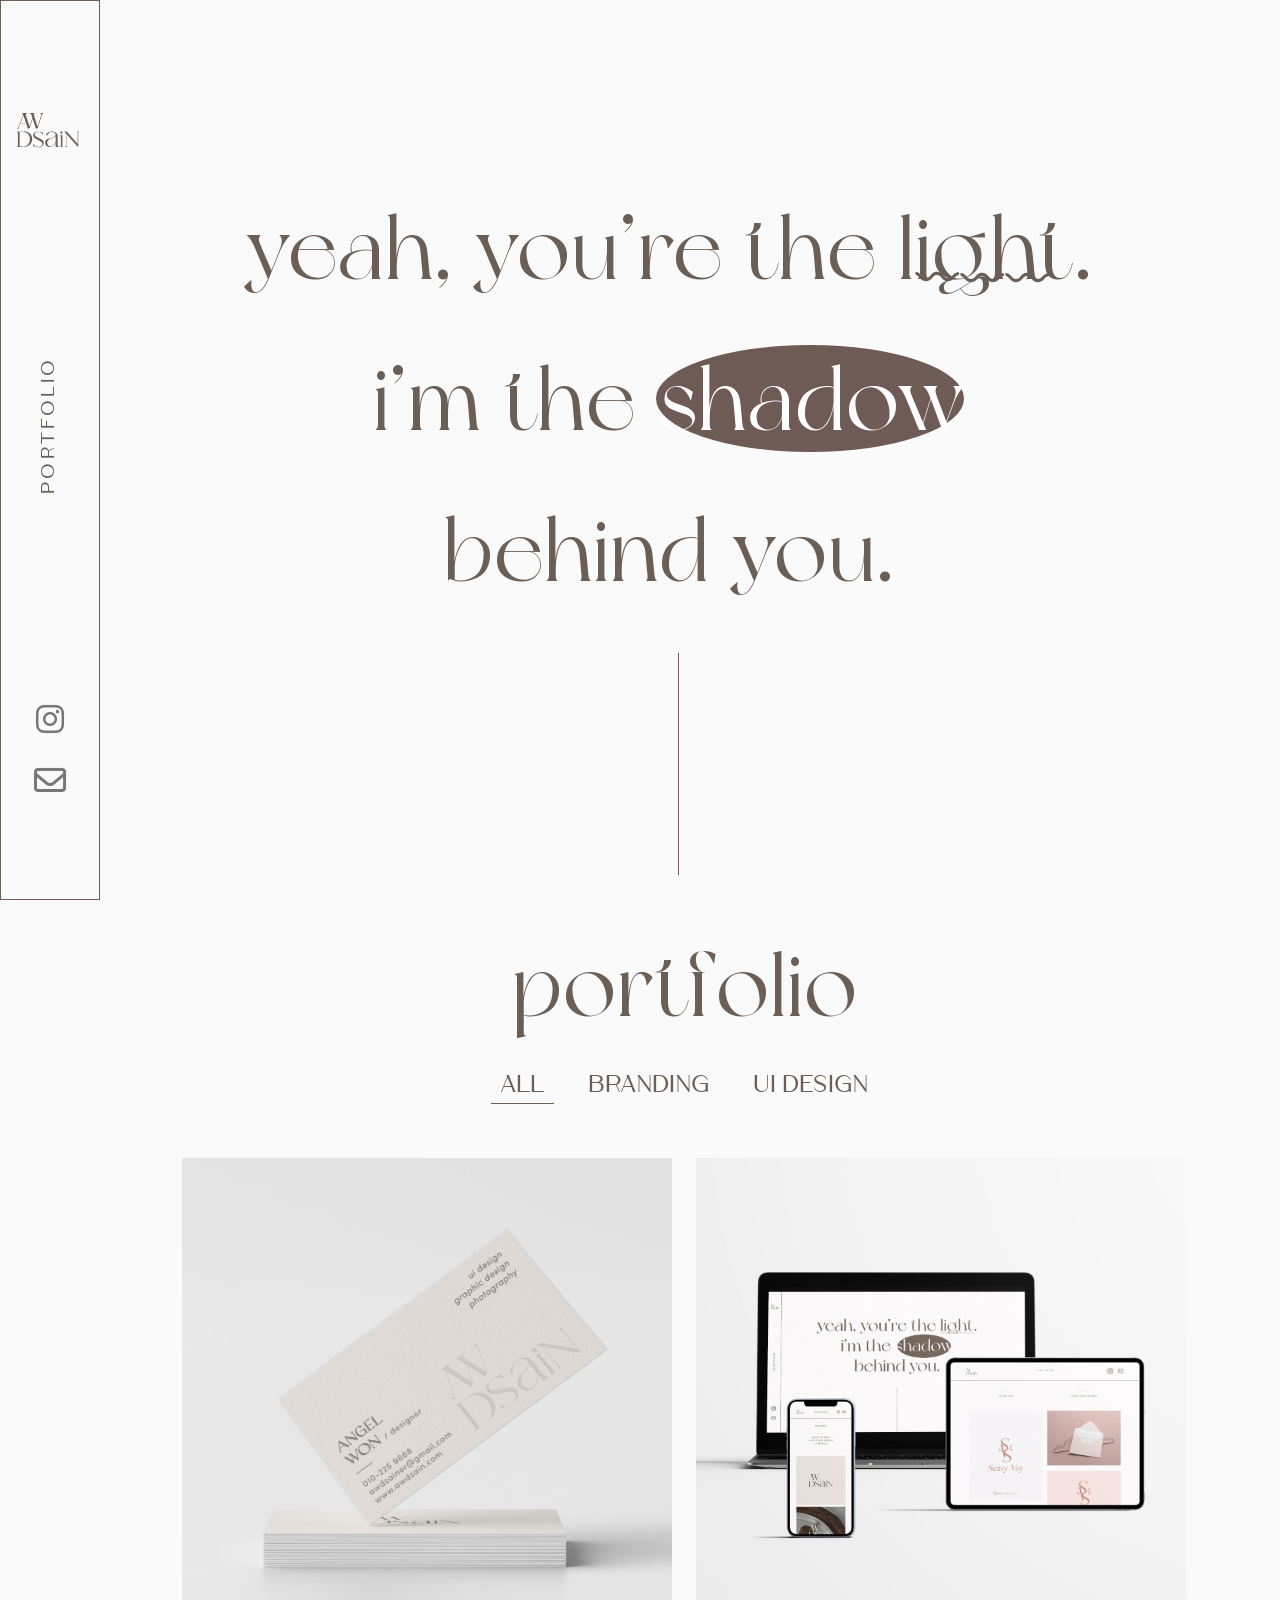
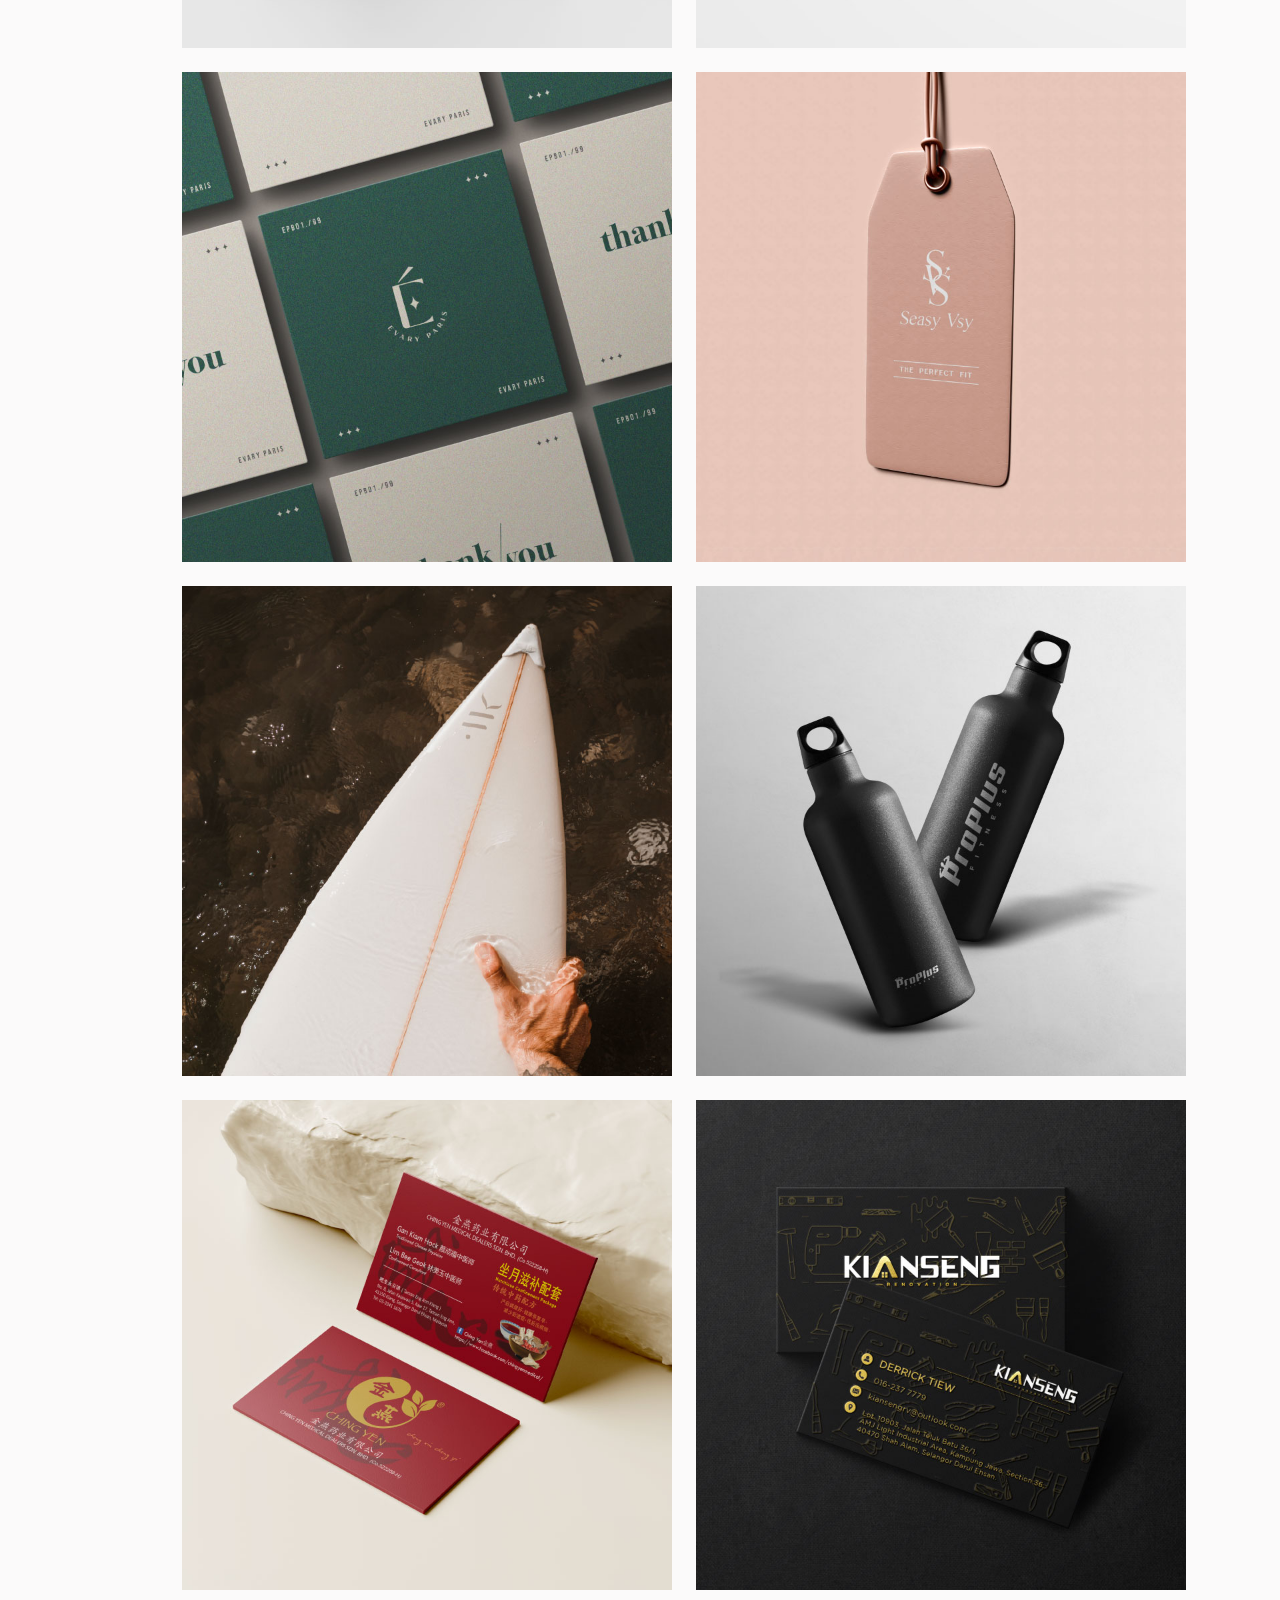
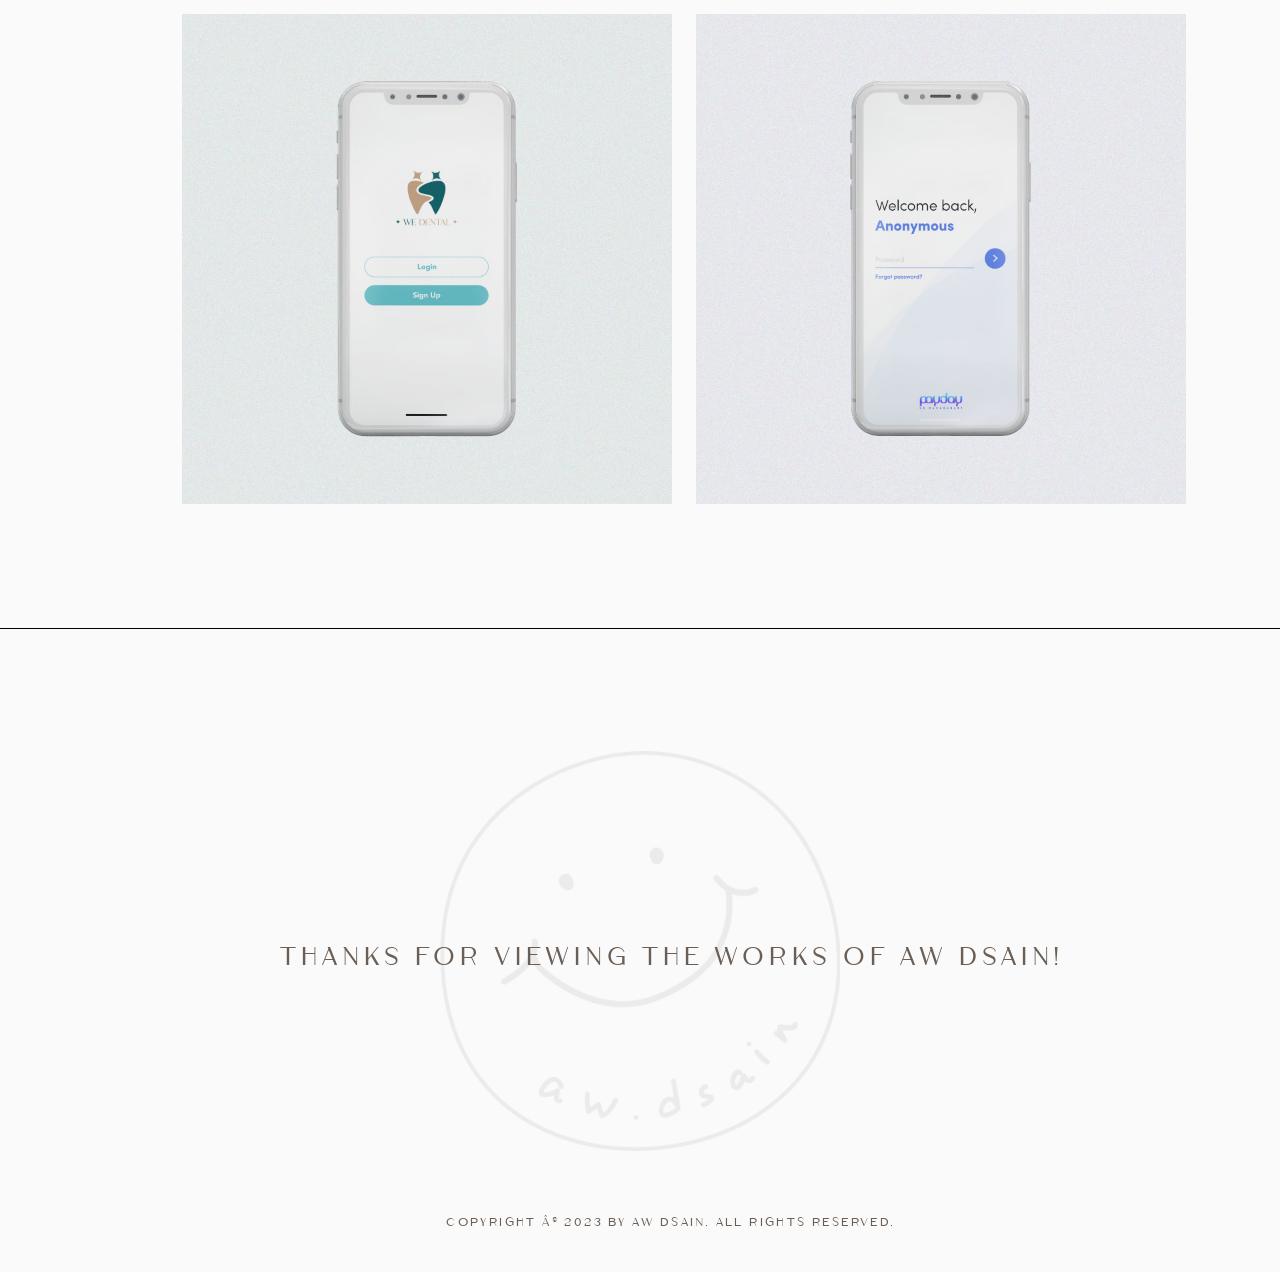
<file: index.html>
<!DOCTYPE html>
<html lang="en">

<head>
  <meta charset="utf-8">
  <meta content="width=device-width, initial-scale=1.0" name="viewport">

  <title>AW Dsain</title>
  <meta content="" name="description">
  <meta content="" name="keywords">

  <!-- Favicons -->
  <link href="assets/img/footer_img.png" rel="icon">
  <!-- <link href="assets/img/apple-touch-icon.png" rel="apple-touch-icon"> -->

  <!-- Google Fonts -->
  <link href="https://fonts.googleapis.com/css?family=https://fonts.googleapis.com/css?family=Inconsolata:400,500,600,700|Raleway:400,400i,500,500i,600,600i,700,700i" rel="stylesheet">

  <!-- Vendor CSS Files -->
  <link href="assets/vendor/aos/aos.css" rel="stylesheet">
  <link href="assets/vendor/bootstrap/css/bootstrap.min.css" rel="stylesheet">
  <link href="assets/vendor/bootstrap-icons/bootstrap-icons.css" rel="stylesheet">
  <link href="assets/vendor/swiper/swiper-bundle.min.css" rel="stylesheet">

  <!-- Template Main CSS File -->
  <link href="assets/css/style.css" rel="stylesheet">
  <!-- Link to font-awewsome -->
  <link rel="stylesheet" href="https://cdnjs.cloudflare.com/ajax/libs/font-awesome/6.2.1/css/all.min.css" integrity="sha512-MV7K8+y+gLIBoVD59lQIYicR65iaqukzvf/nwasF0nqhPay5w/9lJmVM2hMDcnK1OnMGCdVK+iQrJ7lzPJQd1w==" crossorigin="anonymous" referrerpolicy="no-referrer" />

</head>

<body>

  <!-- ======= Navbar ======= -->
  <nav class="navbar-side-desktop">
<!-- desktop -->
   <div id="mySidenav" class="sidenav">
      <a href="index.html">

<!-- Generator: Adobe Illustrator 26.3.1, SVG Export Plug-In . SVG Version: 6.00 Build 0)  -->
<svg version="1.1" id="Layer_3" xmlns="http://www.w3.org/2000/svg" xmlns:xlink="http://www.w3.org/1999/xlink" x="0px" y="0px"
   viewBox="0 0 64 64" style="enable-background:new 0 0 64 64;" xml:space="preserve">
<g>
  <path class="st0" d="M15.1,37C15.1,37,15.1,37,15.1,37c-0.4-0.6-0.8-1.2-1.3-1.6c-0.5-0.5-1.2-0.9-1.9-1.2
    c-0.4-0.2-0.9-0.3-1.3-0.4c-0.5-0.1-1-0.2-1.5-0.2c-0.5-0.1-1-0.1-1.5-0.1c-0.5,0-1,0-1.4,0H1.2c-0.1,0-0.1,0-0.1,0.1
    c0,0.1,0,0.1,0.1,0.1c0,0,0.1,0.1,0.1,0.1c0,0,0.1,0.1,0.2,0.1c0.3,0.3,0.4,1,0.4,2.1v10.4c0,0.3,0,0.6,0,0.8
    c0,0.2-0.1,0.4-0.1,0.6c0,0.1-0.1,0.3-0.1,0.3c0,0.1-0.1,0.2-0.1,0.2c-0.1,0.1-0.1,0.2-0.2,0.2c-0.1,0.1-0.2,0.1-0.2,0.2
    c0,0-0.1,0.1,0,0.1c0,0.1,0.1,0.1,0.1,0.1h4.9c0.7,0,1.4,0,2.1-0.1c0.7-0.1,1.4-0.2,2.1-0.3c0.7-0.2,1.4-0.4,2-0.7
    c0.6-0.3,1.2-0.7,1.7-1.3c1.4-1.4,2.1-3.3,2.1-5.4c0-0.7-0.1-1.4-0.3-2.1C15.7,38.3,15.4,37.6,15.1,37z M3.6,33.8
    c0.7,0,1.4,0,2.1,0c0.8,0,1.5,0.1,2.2,0.2c0.7,0.1,1.4,0.3,2.1,0.6c0.7,0.3,1.2,0.6,1.8,1.2c1.4,1.3,2.1,3.2,2.1,5.5
    c0,2.3-0.7,4.1-2.1,5.4c-0.6,0.5-1.1,0.9-1.8,1.2c-0.6,0.3-1.3,0.4-2,0.5c-0.7,0.1-1.4,0.1-2.2,0.1c-0.7,0-1.5,0-2.2,0V33.8z"/>
  <path class="st0" d="M26.4,41.9C26.4,41.9,26.4,41.9,26.4,41.9c-0.3-0.2-0.7-0.4-1.3-0.7c-0.5-0.3-1.2-0.6-2-1
    c-2-1-3.3-1.8-3.8-2.3c-0.4-0.4-0.6-0.9-0.6-1.5c0-0.4,0.1-0.8,0.3-1.1c0.2-0.3,0.4-0.6,0.8-0.8c0.3-0.2,0.7-0.4,1.1-0.5
    c0.8-0.2,1.7-0.2,2.5,0c0.4,0.1,0.8,0.2,1.2,0.4c0.4,0.2,0.7,0.4,1,0.6c0.3,0.2,0.6,0.5,0.8,0.9c0.1,0.1,0.2,0.3,0.2,0.4
    c0.1,0.1,0.1,0.3,0.2,0.5c0,0.1,0.1,0.1,0.1,0.1c0.1,0,0.1-0.1,0.1-0.1v-2.6c0-0.1,0-0.1-0.1-0.1c0,0-0.1,0-0.1,0l0,0
    c-0.2,0.2-0.5,0.3-0.8,0.3c-0.3,0-0.7-0.1-1.2-0.3c-1.7-0.6-3.2-0.7-4.6-0.3c-0.6,0.2-1.1,0.4-1.5,0.7c-0.4,0.3-0.8,0.7-1.1,1.2
    c-0.3,0.5-0.4,1-0.4,1.6c0,0.7,0.2,1.2,0.5,1.7c0.3,0.5,0.8,0.9,1.3,1.3c0.3,0.2,0.7,0.5,1.2,0.8c0.5,0.3,1.2,0.6,1.9,1
    c0.7,0.4,1.3,0.7,1.8,0.9c0.4,0.2,0.8,0.4,0.9,0.6c0.4,0.3,0.8,0.6,1.1,1.1c0.3,0.4,0.5,0.9,0.5,1.3c0,0.5-0.1,0.9-0.3,1.2
    c-0.2,0.3-0.5,0.6-0.8,0.9c-0.3,0.2-0.7,0.4-1.2,0.5c-0.5,0.1-0.9,0.2-1.4,0.2c-0.4,0-0.8,0-1.3-0.1c-0.5-0.1-0.9-0.2-1.3-0.4
    c-0.4-0.2-0.8-0.4-1.2-0.6c-0.4-0.3-0.7-0.5-0.9-0.7c-0.3-0.3-0.4-0.7-0.6-1c0,0,0-0.1-0.1-0.1c0-0.1-0.1-0.1-0.1-0.1
    c-0.1,0-0.1,0.1-0.1,0.1v2.6c0,0.1,0.1,0.1,0.1,0.1c0,0,0.1,0,0.1-0.1c0,0,0.1,0,0.1-0.1l0,0c0.2-0.1,0.3-0.1,0.4-0.1
    c0.2,0,0.4,0,0.5,0l0,0c0.2,0,0.4,0.1,0.7,0.1c0.1,0,0.2,0.1,0.3,0.1c0,0,0.1,0,0.1,0c0.1,0,0.2,0.1,0.3,0.1c0.5,0.1,1,0.3,1.4,0.4
    c0.4,0.1,1,0.2,1.5,0.2c1.5,0,2.7-0.4,3.7-1.2c1-0.8,1.4-1.7,1.4-2.8c0-0.6-0.2-1.2-0.5-1.7C27.3,42.7,26.9,42.3,26.4,41.9z"/>
  <path class="st0" d="M63,33.5c0-0.1-0.1-0.1-0.1-0.1h-1.7c-0.1,0-0.1,0-0.1,0.1c0,0.1,0,0.1,0,0.1c0,0,0.1,0.1,0.1,0.1
    c0,0,0.1,0.1,0.1,0.1c0.1,0.2,0.3,0.4,0.3,0.7c0.1,0.3,0.1,0.8,0.1,1.3V46l-11-12.6c0,0-0.1,0-0.1,0h-2.4c-0.1,0-0.1,0-0.1,0.1
    c0,0.1,0,0.1,0.1,0.1c0.2,0.1,0.3,0.2,0.5,0.3c0.3,0.2,0.7,0.6,1.2,1.1l0.1,0.1v11.3c0,1-0.1,1.6-0.3,1.9c0,0.1-0.1,0.1-0.2,0.2
    c-0.1,0.1-0.1,0.1-0.2,0.2c0,0-0.1,0.1,0,0.1c0,0.1,0.1,0.1,0.1,0.1H51c0.1,0,0.1,0,0.1-0.1c0-0.1,0-0.1-0.1-0.1c0,0-0.1,0-0.1-0.1
    c0,0-0.1-0.1-0.2-0.1c-0.3-0.3-0.4-1-0.4-2V35.7L62,48.9c0,0,0.1,0,0.1,0c0,0,0,0,0,0c0.1,0,0.1-0.1,0.1-0.1V35.9
    c0-0.5,0-0.9,0.1-1.2c0.1-0.3,0.1-0.5,0.2-0.7c0.1-0.1,0.1-0.1,0.2-0.2c0.1-0.1,0.1-0.1,0.2-0.2C63,33.6,63,33.5,63,33.5z"/>
  <path class="st0" d="M42.9,48.5c-0.1,0-1.3,0-1.3-1.3v-9.8c0-0.1,0-1.1-0.8-2c-1.5-1.9-4.3-2-5.4-2c-1.7,0-3.2,1-3.9,1.6
    c-0.4,0.3-0.9,0.8-1.5,1.5l0,0c0,0,0,0,0,0c-0.1,0.1,0,0.2,0,0.3l0.7,0.8c0.1,0.1,0.1,0.1,0.2,0.1c0.1,0,0.1-0.1,0.2-0.1
    c0,0,0.4-0.9,1.1-1.8c1-1.2,2-1.8,3.1-1.8c1.5,0,4.3,0.6,4.3,2.8c0,2.1-2.4,2.7-4.2,3.1c-0.2,0-0.3,0.1-0.5,0.1
    c-1.2,0.3-2.4,0.6-3.4,1.1c-2.3,1.2-2.8,3.4-2.2,5c0.6,1.8,2.2,2.9,4.2,2.9c0.7,0,1.3-0.1,1.9-0.4c2.2-0.9,3.5-2.1,4.2-3.9v4.1
    c0,0.1,0.1,0.2,0.2,0.2h2.9c0.2,0,0.3-0.1,0.3-0.2C43.2,48.6,43,48.5,42.9,48.5z M31.2,44.6c0-2.4,2.6-3.9,4.3-4.3l0.3-0.1
    c1.3-0.3,3.1-0.8,3.9-2v4.5c0,0,0,1-0.6,2.2c-1.1,2.2-3.3,3.4-4.8,3.4C32.5,48.3,31.2,46.7,31.2,44.6z"/>
  <path class="st0" d="M46.6,48.2c0-0.2-0.2-1.2-0.2-1.7v-9.5c0-0.1-0.1-0.1-0.1-0.1h0c0,0,0,0,0,0L44,37.7c-0.1,0-0.1,0.1-0.1,0.1
    c0,0.1,0,0.1,0.1,0.1c0.2,0.1,0.4,0.2,0.5,0.3c0.1,0.2,0.2,0.4,0.3,0.6c0,0.2,0.1,0.5,0.1,1c0,0.5,0,1,0,1.7v4.8
    c0,0.4,0,0.8-0.1,1.2c0,0.4-0.2,0.7-0.5,1c0,0,0,0.1,0,0.1c0,0,0.1,0.1,0.1,0.1H47c0.1,0,0.1,0,0.1-0.1c0-0.1,0-0.1,0-0.1
    C46.9,48.6,46.8,48.4,46.6,48.2z"/>
  <path class="st0" d="M44.3,34.9c0,0,0.1,0,0.1,0c0.3-0.1,0.6,0,0.8,0.1c0.1,0.1,0.2,0.2,0.2,0.3c0,0.2-0.2,0.5-0.7,0.8
    c-0.1,0-0.1,0.1-0.1,0.2c0,0.1,0.1,0.1,0.1,0.1c0,0,0,0,0,0c1.4-0.4,1.9-1.2,1.9-1.9c0-0.7-0.5-1.1-1.2-1.1c-0.4,0-0.7,0.1-1,0.4
    C44.3,34.1,44.2,34.4,44.3,34.9C44.3,34.9,44.3,34.9,44.3,34.9z"/>
  <path class="st0" d="M20.2,30.6c0.1,0,0.1,0,0.2,0l1.5-0.6c0.1,0,0.2-0.2,0.2-0.3c0-0.1,0-0.1,0-0.2L22,29.4c0,0,0-0.1,0-0.2
    c0,0,0-0.1,0-0.2l3.9-11.8c0.2-0.7,0.4-1.1,0.6-1.4c0.2-0.2,0.5-0.4,0.8-0.4c0.2,0,0.2-0.1,0.2-0.2c0-0.1-0.1-0.2-0.2-0.2
    c0,0,0,0,0,0c-0.4,0-0.7,0.1-0.9,0.1h-0.9c-0.3,0-0.7,0-1.3-0.1c-0.2,0-0.3,0.1-0.3,0.2c0,0.1,0,0.1,0,0.1c0.1,0.1,0.2,0.1,0.2,0.1
    c1.2,0,1.3,0.5,1.3,0.9c0,0.2,0,0.4-0.1,0.7l-3.7,11.4c0,0,0,0,0,0c-0.5-1.1-2.4-7.2-3.7-11.4c-0.1-0.3-0.1-0.5-0.1-0.7
    c0-0.3,0.1-0.6,0.3-0.7c0.2-0.2,0.6-0.2,1-0.3c0.1,0,0.2,0,0.2-0.1c0,0,0.1-0.1,0-0.1c0,0,0-0.2-0.3-0.2c0,0,0,0,0,0
    c-0.5,0-0.9,0.1-1.2,0.1h-2.9c-0.3,0-0.7,0-1.2-0.1c-0.2,0-0.3,0.1-0.3,0.2c0,0.1,0,0.1,0,0.2c0.1,0.1,0.2,0.1,0.2,0.1
    c0.5,0,0.9,0.2,1.2,0.4c0.3,0.2,0.5,0.7,0.7,1.4l0.7,2.3c0,0,0,0,0,0.1c0.1,0.3,0.1,0.4,0.1,0.5c0,0.1,0,0.2-0.1,0.4l-2.7,8.1
    L9.9,17.2c-0.1-0.3-0.1-0.5-0.1-0.7c0-0.6,0.4-0.9,1.3-1c0,0,0.1,0,0.2-0.1c0,0,0.1-0.1,0-0.2c0-0.1-0.1-0.2-0.3-0.2c0,0,0,0,0,0
    c-0.5,0-0.9,0.1-1.2,0.1H7c-0.2,0-0.5,0-0.9-0.1c-0.2,0-0.2,0.1-0.2,0.2c0,0.1,0.1,0.2,0.2,0.2c0,0,0,0,0,0c0.3,0,0.6,0.2,0.8,0.4
    C6.9,16,7,16.2,7.2,16.4c-0.3,0.8-4.3,11.5-4.6,12.2c0,0.1-0.1,0.1-0.1,0.2c-0.2,0.4-0.3,0.8-0.6,1.1c-0.3,0.3-0.5,0.4-0.6,0.4
    l-0.1,0C1,30.4,1,30.4,1,30.5c0,0.1,0.1,0.1,0.1,0.1h2.2c0.1,0,0.1,0,0.1-0.1c0-0.1,0-0.1-0.1-0.1l-0.1,0C3.1,30.2,3,30,2.9,29.9
    c-0.1-0.2-0.1-0.3-0.1-0.4c0-0.2,0-0.4,0.1-0.6c0.1-0.2,0.9-2.4,1.4-3.6h5.8l1.7,5.1c0,0.2,0.2,0.2,0.3,0.2c0.1,0,0.1,0,0.2,0
    l1.5-0.6c0.1,0,0.2-0.1,0.2-0.3c0,0,0-0.1,0-0.2c0,0,0,0,0,0l-0.1-0.1c0.1-0.5,1.7-5.2,2.8-8.6l3.1,9.6
    C19.9,30.5,20,30.6,20.2,30.6z M4.5,24.9l2.9-7.7c0,0.1,0,0.1,0.1,0.2l2.5,7.6H4.5z M27.3,15.2L27.3,15.2L27.3,15.2L27.3,15.2z"/>
</g>
</svg>

      </a>
        <!-- <a class="navbar-brand" href="index.html" style="color: #6B5F55;">Aw<span class="navbar-brand" style="display: block;">DSaiN</span></a> -->
        <a class="navbar-font" href="index.html">Portfolio</a>
        <div class="navbar-deks-icon">
            <a href="https://www.instagram.com/awdsain/" target="_blank" i class="fa-brands fa-instagram fa-2xl" style="padding: 30px 10px;"></i></a>
            
            <a href="mailto: awdsainer@gmail.com" i class="fa-regular fa-2xl fa-envelope" style="padding: 30px 8px;"></i></a>
          </div>  
    </div>

  </nav> 
<!-- mobile -->
  <nav class="navbar navbar-light custom-navbar">
    <div class="container col-12">
      <a href="index.html">

<!-- Generator: Adobe Illustrator 26.3.1, SVG Export Plug-In . SVG Version: 6.00 Build 0)  -->
<svg version="1.1" id="Layer_2" xmlns="http://www.w3.org/2000/svg" xmlns:xlink="http://www.w3.org/1999/xlink" x="0px" y="0px"
   viewBox="0 0 70 70" style="enable-background:new 0 0 70 70;" xml:space="preserve">

<g>
  <path class="st0" d="M16.2,40.6C16.2,40.6,16.2,40.6,16.2,40.6c-0.4-0.7-0.9-1.3-1.5-1.8c-0.6-0.5-1.3-1-2.1-1.3
    c-0.5-0.2-1-0.3-1.5-0.5c-0.5-0.1-1.1-0.2-1.6-0.3c-0.6-0.1-1.1-0.1-1.7-0.1c-0.5,0-1.1,0-1.6,0H0.8c-0.1,0-0.1,0-0.1,0.1
    c0,0.1,0,0.1,0.1,0.2c0.1,0,0.1,0.1,0.2,0.1C0.9,37,1,37,1.1,37.1c0.3,0.4,0.5,1.1,0.5,2.3v11.5c0,0.4,0,0.7,0,0.9
    c0,0.2-0.1,0.5-0.1,0.6c0,0.2-0.1,0.3-0.1,0.4c0,0.1-0.1,0.2-0.1,0.2C1.1,53.2,1,53.2,1,53.3c-0.1,0.1-0.2,0.1-0.3,0.2
    c0,0-0.1,0.1,0,0.2c0,0.1,0.1,0.1,0.1,0.1h5.5c0.8,0,1.6,0,2.4-0.1c0.8-0.1,1.6-0.2,2.3-0.4c0.8-0.2,1.5-0.5,2.2-0.8
    c0.7-0.3,1.3-0.8,1.9-1.4c1.5-1.6,2.3-3.6,2.3-6c0-0.8-0.1-1.6-0.3-2.3C16.9,42,16.6,41.2,16.2,40.6z M3.5,37c0.8,0,1.6,0,2.4,0
    c0.8,0,1.7,0.1,2.5,0.2c0.8,0.1,1.6,0.3,2.3,0.6c0.7,0.3,1.4,0.7,1.9,1.3c1.5,1.5,2.3,3.5,2.3,6.1c0,2.5-0.8,4.5-2.3,6
    c-0.6,0.6-1.3,1-2,1.3c-0.7,0.3-1.4,0.5-2.2,0.6c-0.8,0.1-1.6,0.2-2.4,0.1c-0.8,0-1.6,0-2.5,0V37z"/>
  <path class="st0" d="M28.8,46C28.8,46,28.8,46,28.8,46c-0.3-0.2-0.8-0.5-1.4-0.8c-0.6-0.3-1.4-0.7-2.2-1.1
    c-2.2-1.1-3.7-1.9-4.3-2.6c-0.5-0.5-0.7-1-0.7-1.6c0-0.4,0.1-0.8,0.3-1.2c0.2-0.4,0.5-0.7,0.8-0.9c0.3-0.2,0.7-0.4,1.2-0.6
    c0.9-0.3,1.8-0.2,2.8,0c0.5,0.1,0.9,0.3,1.3,0.5c0.4,0.2,0.8,0.4,1.2,0.7c0.3,0.3,0.6,0.6,0.9,0.9c0.1,0.1,0.2,0.3,0.3,0.5
    c0.1,0.2,0.2,0.3,0.2,0.5c0,0.1,0.1,0.1,0.2,0.1c0.1,0,0.1-0.1,0.1-0.1v-2.9c0-0.1,0-0.1-0.1-0.1c-0.1,0-0.1,0-0.2,0l0,0
    c-0.2,0.2-0.5,0.3-0.8,0.3c-0.3,0-0.7-0.1-1.3-0.3c-1.8-0.7-3.5-0.8-5.1-0.3c-0.6,0.2-1.2,0.5-1.7,0.8c-0.5,0.4-0.9,0.8-1.2,1.3
    c-0.3,0.5-0.4,1.1-0.4,1.7c0,0.7,0.2,1.4,0.5,1.9c0.4,0.5,0.8,1,1.5,1.4c0.3,0.2,0.8,0.5,1.4,0.8c0.6,0.3,1.3,0.7,2.1,1.1
    c0.8,0.4,1.5,0.8,2,1c0.5,0.3,0.8,0.5,1,0.6c0.5,0.3,0.9,0.7,1.2,1.2c0.3,0.5,0.5,1,0.5,1.5c0,0.5-0.1,0.9-0.3,1.3
    c-0.2,0.4-0.5,0.7-0.9,0.9c-0.4,0.3-0.8,0.5-1.3,0.6c-0.5,0.1-1,0.2-1.5,0.2c-0.4,0-0.9-0.1-1.4-0.2c-0.5-0.1-1-0.2-1.5-0.4
    c-0.5-0.2-0.9-0.4-1.3-0.7c-0.4-0.3-0.7-0.6-1-0.8c-0.3-0.3-0.5-0.7-0.6-1.1c0,0,0-0.1-0.1-0.1c0-0.1-0.1-0.1-0.2-0.1
    c-0.1,0-0.1,0.1-0.1,0.1V53c0,0.1,0.1,0.1,0.1,0.1c0,0,0.1,0,0.1-0.1c0,0,0.1,0,0.1-0.1l0,0c0.2-0.1,0.3-0.1,0.5-0.2
    c0.2,0,0.4,0,0.6,0l0,0c0.2,0,0.5,0.1,0.8,0.2c0.1,0,0.2,0.1,0.3,0.1c0,0,0.1,0,0.1,0c0.1,0,0.2,0.1,0.3,0.1
    c0.6,0.2,1.1,0.3,1.6,0.4c0.5,0.1,1.1,0.2,1.7,0.2c1.7,0,3-0.4,4.1-1.3c1.1-0.9,1.6-1.9,1.6-3.1c0-0.7-0.2-1.3-0.5-1.9
    C29.8,46.9,29.3,46.4,28.8,46z"/>
  <path class="st0" d="M69.4,36.7c0-0.1-0.1-0.1-0.1-0.1h-1.9c-0.1,0-0.1,0-0.1,0.1c0,0.1,0,0.1,0,0.2c0,0,0.1,0.1,0.2,0.1
    c0.1,0,0.1,0.1,0.1,0.1c0.2,0.2,0.3,0.4,0.4,0.8c0.1,0.4,0.1,0.9,0.1,1.5v11.2L55.7,36.6c0,0-0.1,0-0.1,0h-2.7
    c-0.1,0-0.1,0-0.1,0.1c0,0.1,0,0.1,0.1,0.2c0.2,0.1,0.4,0.2,0.5,0.3c0.3,0.2,0.8,0.6,1.3,1.2l0.1,0.1V51c0,1.1-0.1,1.8-0.4,2.1
    c-0.1,0.1-0.1,0.1-0.2,0.2c-0.1,0.1-0.2,0.1-0.2,0.2c0,0-0.1,0.1,0,0.2c0,0.1,0.1,0.1,0.1,0.1H56c0.1,0,0.1-0.1,0.1-0.1
    c0-0.1,0-0.1-0.1-0.2c-0.1,0-0.1,0-0.1-0.1c0-0.1-0.1-0.1-0.2-0.2c-0.3-0.3-0.4-1.1-0.4-2.2V39.1l12.9,14.7c0,0,0.1,0,0.1,0
    c0,0,0,0,0.1,0c0.1,0,0.1-0.1,0.1-0.1V39.3c0-0.6,0-1,0.1-1.4c0.1-0.3,0.2-0.6,0.3-0.7c0.1-0.1,0.1-0.2,0.2-0.2
    c0.1-0.1,0.1-0.1,0.2-0.2C69.3,36.8,69.4,36.7,69.4,36.7z"/>
  <path class="st0" d="M47.1,53.3c-0.1,0-1.4,0-1.4-1.4V41c0-0.1,0-1.2-0.9-2.2c-1.6-2.1-4.8-2.2-6-2.2c-1.9,0-3.5,1.1-4.3,1.8
    c-0.4,0.3-1,0.9-1.6,1.6l0,0c0,0,0,0,0,0c-0.1,0.1,0,0.3,0,0.3l0.8,0.8c0.1,0.1,0.1,0.1,0.2,0.1c0.1,0,0.2-0.1,0.2-0.2
    c0,0,0.4-1,1.2-2c1.1-1.3,2.2-2,3.5-2c1.7,0,4.8,0.7,4.8,3.1c0,2.3-2.7,3-4.6,3.4c-0.2,0-0.3,0.1-0.5,0.1c-1.3,0.3-2.7,0.6-3.8,1.2
    c-2.6,1.3-3.1,3.7-2.4,5.6c0.7,2,2.5,3.3,4.6,3.3c0.7,0,1.4-0.1,2.1-0.4c2.4-1,3.8-2.3,4.6-4.4v4.5c0,0.1,0.1,0.3,0.3,0.3h3.3
    c0.2,0,0.3-0.1,0.3-0.3C47.4,53.4,47.2,53.3,47.1,53.3z M34.1,48.9c0-2.6,2.8-4.3,4.7-4.8l0.3-0.1c1.5-0.4,3.4-0.9,4.3-2.2v4.9
    c0,0,0,1.1-0.7,2.4c-1.2,2.5-3.6,3.8-5.3,3.8C35.6,53.1,34.1,51.3,34.1,48.9z"/>
  <path class="st0" d="M51.2,52.9c0-0.2-0.2-1.3-0.2-1.9V40.5c0-0.1-0.1-0.1-0.1-0.1h0c0,0,0,0-0.1,0l-2.5,1c-0.1,0-0.1,0.1-0.1,0.1
    c0,0.1,0,0.1,0.1,0.1c0.3,0.1,0.4,0.2,0.6,0.4c0.1,0.2,0.2,0.4,0.3,0.7c0,0.2,0.1,0.6,0.1,1.1c0,0.5,0,1.1,0,1.9v5.3
    c0,0.4,0,0.9-0.1,1.3c-0.1,0.4-0.2,0.8-0.5,1.1c0,0-0.1,0.1,0,0.2c0,0.1,0.1,0.1,0.1,0.1h2.8c0.1,0,0.1,0,0.1-0.1
    c0-0.1,0-0.1,0-0.2C51.5,53.4,51.4,53.2,51.2,52.9z"/>
  <path class="st0" d="M48.7,38.2c0,0,0.1,0,0.1,0c0.3-0.1,0.6,0,0.8,0.1c0.1,0.1,0.2,0.2,0.2,0.4c0,0.2-0.2,0.6-0.7,0.8
    c-0.1,0-0.1,0.1-0.1,0.2c0,0.1,0.1,0.1,0.1,0.1c0,0,0,0,0,0c1.6-0.4,2.1-1.4,2.1-2.1c0-0.7-0.6-1.3-1.3-1.3c-0.4,0-0.8,0.2-1.1,0.4
    c-0.3,0.3-0.4,0.7-0.3,1.1C48.6,38.2,48.6,38.2,48.7,38.2z"/>
  <path class="st0" d="M21.9,33.5c0.1,0,0.1,0,0.2,0l1.7-0.6c0.2-0.1,0.2-0.2,0.2-0.3c0-0.1,0-0.2,0-0.2l-0.1-0.2c0,0,0-0.1,0-0.2
    c0,0,0-0.1,0-0.2l4.3-13.1c0.2-0.8,0.5-1.3,0.7-1.5c0.2-0.3,0.5-0.4,0.9-0.4c0.2,0,0.3-0.1,0.3-0.2c0-0.1-0.1-0.2-0.3-0.2
    c0,0,0,0,0,0c-0.5,0-0.8,0.1-1,0.1h-1c-0.3,0-0.8,0-1.5-0.1c-0.2,0-0.3,0.2-0.3,0.2c0,0.1,0,0.1,0,0.2c0.1,0.1,0.2,0.1,0.2,0.1
    c1.3,0.1,1.5,0.5,1.5,1c0,0.2,0,0.5-0.1,0.8l-4.1,12.7c0,0,0,0,0,0c-0.5-1.2-2.7-8-4.1-12.6c-0.1-0.3-0.2-0.6-0.2-0.8
    c0-0.4,0.1-0.6,0.4-0.8c0.3-0.2,0.6-0.3,1.1-0.3c0.1,0,0.2,0,0.2-0.1c0,0,0.1-0.1,0-0.2c0,0,0-0.2-0.3-0.2c0,0,0,0,0,0
    c-0.6,0-1,0.1-1.3,0.1h-3.3c-0.3,0-0.8,0-1.4-0.1c-0.2,0-0.3,0.2-0.3,0.2c0,0.1,0,0.1,0,0.2c0.1,0.1,0.2,0.1,0.2,0.1
    c0.5,0,1,0.2,1.3,0.4c0.3,0.3,0.6,0.8,0.8,1.5l0.8,2.5c0,0,0,0,0,0.1c0.1,0.3,0.1,0.5,0.1,0.5c0,0.1,0,0.2-0.1,0.5l-3,9l-4.2-12.7
    c-0.1-0.3-0.2-0.6-0.2-0.8c0-0.7,0.5-1,1.4-1.1c0,0,0.2,0,0.2-0.1c0,0,0.1-0.1,0-0.2c0-0.1-0.1-0.2-0.3-0.2c0,0,0,0,0,0
    c-0.6,0-1,0.1-1.3,0.1H7.2c-0.2,0-0.5,0-1-0.1C6,16.2,6,16.3,6,16.5c0,0.1,0.1,0.2,0.2,0.2c0,0,0,0,0,0c0.4,0,0.6,0.2,0.9,0.4
    c0.1,0.1,0.2,0.3,0.4,0.6c-0.3,0.9-4.8,12.7-5.1,13.5c0,0.1-0.1,0.1-0.1,0.2c-0.2,0.4-0.4,0.9-0.7,1.2C1.2,33,1,33.1,0.8,33.1
    l-0.1,0c-0.1,0-0.1,0.1-0.1,0.2c0,0.1,0.1,0.1,0.1,0.1h2.5c0.1,0,0.1,0,0.1-0.1c0-0.1,0-0.1-0.1-0.2l-0.1,0C3,33,2.8,32.8,2.8,32.6
    c-0.1-0.2-0.1-0.3-0.1-0.5c0-0.2,0-0.4,0.1-0.7c0.1-0.2,1-2.6,1.5-3.9h6.4l1.9,5.6c0,0.2,0.2,0.3,0.3,0.3c0.1,0,0.2,0,0.2,0
    l1.7-0.6c0.2-0.1,0.2-0.2,0.2-0.3c0,0,0-0.1-0.1-0.2c0,0,0,0,0,0l-0.1-0.2c0.1-0.5,1.9-5.8,3.1-9.6l3.5,10.6
    C21.6,33.4,21.7,33.5,21.9,33.5z M4.5,27.1l3.3-8.6c0,0.1,0,0.1,0.1,0.2l2.8,8.4H4.5z M29.8,16.4L29.8,16.4L29.8,16.4L29.8,16.4z"
    />
</g>
</svg>


      </a>
      <!-- <a class="navbar-brand" href="index.html">Aw<span class="navbar-brand" style="display: block; margin-top: -23px;">DSaiN</span></a> -->
      <a class="mb-title" href="index.html">Portfolio</a>
      <div class="iconss">
        <a href="https://www.instagram.com/awdsain/" i class="fa-brands fa-xl fa-instagram" style="padding: 0px 10px;"></i></a>
        <!-- <a href="index.html" i class="fa-brands fa-behance" style="padding: 0px 10px;"></i></a> -->
        <a href="mailto: awdsainer@gmail.com" i class="fa-regular fa-xl fa-envelope" style="padding: 0px 10px;"></i></a>
      </div>      
    </div>
  </nav>
<!-- mob_425 -->
  <nav class="navbar navbar-light nav_mb_425QQ">
    <div class="container col-12" id="QQAB">
      <a href="index.html">
     
<!-- Generator: Adobe Illustrator 26.3.1, SVG Export Plug-In . SVG Version: 6.00 Build 0)  -->
<svg version="1.1" id="Layer_1" xmlns="http://www.w3.org/2000/svg" xmlns:xlink="http://www.w3.org/1999/xlink" x="0px" y="0px"
   viewBox="0 0 48 48" style="enable-background:new 0 0 48 48;" xml:space="preserve">

<g>
  <path class="st0" d="M11.1,27.8C11.1,27.8,11.1,27.8,11.1,27.8c-0.3-0.5-0.6-0.9-1-1.3c-0.4-0.4-0.9-0.7-1.5-0.9
    c-0.3-0.1-0.7-0.2-1-0.3c-0.4-0.1-0.7-0.1-1.1-0.2c-0.4,0-0.8-0.1-1.2-0.1c-0.4,0-0.7,0-1.1,0H0.5c0,0-0.1,0-0.1,0.1
    c0,0,0,0.1,0,0.1c0,0,0.1,0.1,0.1,0.1c0,0,0.1,0.1,0.1,0.1C0.9,25.7,1,26.2,1,27v7.9c0,0.2,0,0.5,0,0.6c0,0.2,0,0.3-0.1,0.4
    c0,0.1-0.1,0.2-0.1,0.3c0,0.1-0.1,0.1-0.1,0.1c0,0.1-0.1,0.1-0.1,0.2c-0.1,0-0.1,0.1-0.2,0.1c0,0,0,0.1,0,0.1c0,0,0.1,0.1,0.1,0.1
    h3.7c0.5,0,1.1,0,1.6-0.1c0.5,0,1.1-0.1,1.6-0.3C8,36.4,8.5,36.3,9,36c0.5-0.2,0.9-0.6,1.3-1c1.1-1.1,1.6-2.5,1.6-4.1
    c0-0.5-0.1-1.1-0.2-1.6C11.6,28.8,11.4,28.3,11.1,27.8z M2.4,25.4c0.5,0,1.1,0,1.6,0c0.6,0,1.2,0.1,1.7,0.1
    c0.5,0.1,1.1,0.2,1.6,0.4c0.5,0.2,0.9,0.5,1.3,0.9c1,1,1.6,2.4,1.6,4.2c0,1.7-0.5,3.1-1.6,4.1c-0.4,0.4-0.9,0.7-1.4,0.9
    c-0.5,0.2-1,0.3-1.5,0.4c-0.5,0.1-1.1,0.1-1.7,0.1c-0.6,0-1.1,0-1.7,0V25.4z"/>
  <path class="st0" d="M19.7,31.5C19.7,31.5,19.7,31.5,19.7,31.5c-0.2-0.2-0.6-0.3-1-0.6c-0.4-0.2-0.9-0.5-1.5-0.8
    c-1.5-0.7-2.5-1.3-2.9-1.8c-0.3-0.3-0.5-0.7-0.5-1.1c0-0.3,0.1-0.6,0.2-0.8c0.1-0.2,0.3-0.5,0.6-0.6c0.2-0.2,0.5-0.3,0.8-0.4
    c0.6-0.2,1.3-0.2,1.9,0c0.3,0.1,0.6,0.2,0.9,0.3c0.3,0.1,0.6,0.3,0.8,0.5c0.2,0.2,0.4,0.4,0.6,0.6c0.1,0.1,0.1,0.2,0.2,0.3
    c0.1,0.1,0.1,0.2,0.2,0.3c0,0,0.1,0.1,0.1,0.1c0,0,0.1-0.1,0.1-0.1v-2c0,0,0-0.1-0.1-0.1c0,0-0.1,0-0.1,0l0,0
    c-0.2,0.1-0.4,0.2-0.6,0.2c-0.2,0-0.5-0.1-0.9-0.2c-1.3-0.5-2.4-0.6-3.5-0.2c-0.4,0.1-0.8,0.3-1.2,0.6c-0.3,0.2-0.6,0.5-0.8,0.9
    c-0.2,0.4-0.3,0.8-0.3,1.2c0,0.5,0.1,0.9,0.4,1.3c0.2,0.4,0.6,0.7,1,1c0.2,0.2,0.5,0.4,0.9,0.6c0.4,0.2,0.9,0.5,1.4,0.7
    c0.6,0.3,1,0.5,1.4,0.7c0.3,0.2,0.6,0.3,0.7,0.4c0.3,0.2,0.6,0.5,0.9,0.8c0.2,0.3,0.4,0.7,0.4,1c0,0.3-0.1,0.6-0.2,0.9
    c-0.2,0.3-0.4,0.5-0.6,0.6c-0.3,0.2-0.6,0.3-0.9,0.4c-0.3,0.1-0.7,0.1-1.1,0.1c-0.3,0-0.6,0-1-0.1c-0.3-0.1-0.7-0.2-1-0.3
    c-0.3-0.1-0.6-0.3-0.9-0.5c-0.3-0.2-0.5-0.4-0.7-0.6c-0.2-0.2-0.3-0.5-0.4-0.7c0,0,0-0.1,0-0.1c0,0-0.1-0.1-0.1-0.1
    c0,0-0.1,0.1-0.1,0.1v2c0,0.1,0,0.1,0.1,0.1c0,0,0.1,0,0.1,0c0,0,0,0,0.1-0.1l0,0c0.1-0.1,0.2-0.1,0.3-0.1c0.1,0,0.3,0,0.4,0l0,0
    c0.2,0,0.3,0.1,0.5,0.1c0.1,0,0.2,0,0.2,0.1c0,0,0.1,0,0.1,0c0.1,0,0.1,0.1,0.2,0.1c0.4,0.1,0.8,0.2,1.1,0.3
    c0.3,0.1,0.7,0.1,1.2,0.1c1.1,0,2.1-0.3,2.8-0.9c0.7-0.6,1.1-1.3,1.1-2.1c0-0.5-0.1-0.9-0.4-1.3C20.4,32.2,20.1,31.8,19.7,31.5z"/>
  <path class="st0" d="M47.6,25.1C47.6,25.1,47.5,25.1,47.6,25.1l-1.4-0.1c0,0-0.1,0-0.1,0.1s0,0.1,0,0.1c0,0,0.1,0.1,0.1,0.1
    c0,0,0.1,0.1,0.1,0.1c0.1,0.1,0.2,0.3,0.3,0.5c0.1,0.2,0.1,0.6,0.1,1v7.7l-8.4-9.6c0,0,0,0-0.1,0h-1.9c0,0-0.1,0-0.1,0.1
    c0,0,0,0.1,0.1,0.1c0.1,0.1,0.3,0.1,0.4,0.2c0.2,0.1,0.5,0.4,0.9,0.8l0.1,0.1V35c0,0.7-0.1,1.2-0.2,1.4c0,0.1-0.1,0.1-0.1,0.1
    c-0.1,0-0.1,0.1-0.2,0.1c0,0,0,0.1,0,0.1c0,0,0.1,0.1,0.1,0.1h1.3c0,0,0.1,0,0.1-0.1c0,0,0-0.1-0.1-0.1c0,0-0.1,0-0.1-0.1
    c0,0-0.1-0.1-0.1-0.1C38.1,36.3,38,35.8,38,35v-8.2l8.9,10.1c0,0,0,0,0.1,0c0,0,0,0,0,0c0,0,0.1-0.1,0.1-0.1V27
    c0-0.4,0-0.7,0.1-0.9c0-0.2,0.1-0.4,0.2-0.5c0-0.1,0.1-0.1,0.1-0.2c0,0,0.1-0.1,0.2-0.1C47.6,25.2,47.6,25.2,47.6,25.1z"/>
  <path class="st0" d="M32.3,36.5c0,0-1,0-1-1v-7.5c0-0.1,0-0.8-0.6-1.5c-1.1-1.4-3.3-1.5-4.1-1.5c-1.3,0-2.4,0.8-3,1.2
    c-0.3,0.2-0.7,0.6-1.1,1.1l0,0c0,0,0,0,0,0c0,0.1,0,0.2,0,0.2l0.6,0.6c0,0,0.1,0.1,0.2,0.1c0.1,0,0.1,0,0.1-0.1
    c0,0,0.3-0.7,0.8-1.4c0.8-0.9,1.5-1.4,2.4-1.4c1.1,0,3.3,0.5,3.3,2.1c0,1.6-1.8,2-3.2,2.4c-0.1,0-0.2,0.1-0.3,0.1
    c-0.9,0.2-1.9,0.4-2.6,0.8c-1.8,0.9-2.1,2.6-1.7,3.8c0.5,1.4,1.7,2.2,3.2,2.2c0.5,0,1-0.1,1.5-0.3c1.7-0.7,2.6-1.6,3.2-3v3.1
    c0,0.1,0.1,0.2,0.2,0.2h2.2c0.1,0,0.2-0.1,0.2-0.2C32.5,36.6,32.4,36.5,32.3,36.5z M23.4,33.6c0-1.8,1.9-3,3.3-3.3l0.2-0.1
    c1-0.3,2.3-0.6,3-1.5v3.4c0,0,0,0.8-0.5,1.7c-0.8,1.7-2.5,2.6-3.7,2.6C24.4,36.4,23.4,35.2,23.4,33.6z"/>
  <path class="st0" d="M35.1,36.3c0-0.1-0.1-0.9-0.1-1.3v-7.3c0-0.1,0-0.1-0.1-0.1h0c0,0,0,0,0,0l-1.7,0.7c0,0-0.1,0.1-0.1,0.1
    c0,0,0,0.1,0.1,0.1c0.2,0,0.3,0.1,0.4,0.3c0.1,0.1,0.2,0.3,0.2,0.5c0,0.2,0.1,0.4,0.1,0.7c0,0.3,0,0.8,0,1.3V35
    c0,0.3,0,0.6-0.1,0.9c0,0.3-0.2,0.6-0.4,0.8c0,0,0,0.1,0,0.1c0,0,0.1,0.1,0.1,0.1h1.9c0,0,0.1,0,0.1-0.1c0,0,0-0.1,0-0.1
    C35.3,36.6,35.2,36.5,35.1,36.3z"/>
  <path class="st0" d="M33.4,26.2C33.4,26.2,33.4,26.2,33.4,26.2c0.3,0,0.5,0,0.7,0.1c0.1,0.1,0.1,0.2,0.1,0.3c0,0.2-0.1,0.4-0.5,0.6
    c0,0-0.1,0.1,0,0.1c0,0,0.1,0.1,0.1,0.1c0,0,0,0,0,0c1.1-0.3,1.5-0.9,1.5-1.4c0-0.5-0.4-0.9-0.9-0.9c-0.3,0-0.6,0.1-0.7,0.3
    C33.4,25.6,33.3,25.8,33.4,26.2C33.3,26.2,33.4,26.2,33.4,26.2z"/>
  <path class="st0" d="M15,22.9c0.1,0,0.1,0,0.1,0l1.2-0.4c0.1,0,0.2-0.1,0.2-0.2c0-0.1,0-0.1,0-0.1L16.4,22c0,0,0-0.1,0-0.1
    c0,0,0-0.1,0-0.1l3-9c0.2-0.5,0.3-0.9,0.5-1.1c0.2-0.2,0.3-0.3,0.6-0.3c0.1,0,0.2-0.1,0.2-0.2c0-0.1-0.1-0.2-0.2-0.2c0,0,0,0,0,0
    c-0.3,0-0.5,0-0.7,0h-0.7c-0.2,0-0.6,0-1,0c-0.2,0-0.2,0.1-0.2,0.1c0,0,0,0.1,0,0.1c0,0.1,0.1,0.1,0.2,0.1c0.9,0,1,0.4,1,0.7
    c0,0.2,0,0.3-0.1,0.5l-2.8,8.7c0,0,0,0,0,0c-0.4-0.8-1.9-5.5-2.8-8.7c-0.1-0.2-0.1-0.4-0.1-0.6c0-0.3,0.1-0.4,0.2-0.5
    c0.2-0.1,0.4-0.2,0.7-0.2c0.1,0,0.1,0,0.2-0.1c0,0,0-0.1,0-0.1c0,0,0-0.1-0.2-0.1c0,0,0,0,0,0c-0.4,0-0.7,0-0.9,0H11
    c-0.2,0-0.5,0-0.9,0c-0.2,0-0.2,0.1-0.2,0.1c0,0,0,0.1,0,0.1c0,0.1,0.1,0.1,0.1,0.1c0.4,0,0.7,0.1,0.9,0.3c0.2,0.2,0.4,0.5,0.6,1.1
    l0.6,1.7c0,0,0,0,0,0c0.1,0.2,0.1,0.3,0.1,0.3c0,0,0,0.1-0.1,0.3L10,21.4l-2.9-8.7C7.1,12.5,7,12.3,7,12.2c0-0.5,0.3-0.7,1-0.7
    c0,0,0.1,0,0.2-0.1c0,0,0-0.1,0-0.1c0-0.1-0.1-0.1-0.2-0.1c0,0,0,0,0,0c-0.4,0-0.7,0-0.9,0H4.9c-0.1,0-0.4,0-0.7,0
    c-0.1,0-0.2,0.1-0.2,0.2c0,0.1,0,0.2,0.2,0.2c0,0,0,0,0,0c0.2,0,0.4,0.1,0.6,0.3C4.9,11.8,5,12,5.1,12.1c-0.2,0.6-3.3,8.7-3.5,9.3
    c0,0.1,0,0.1-0.1,0.1c-0.1,0.3-0.3,0.6-0.5,0.8c-0.2,0.2-0.4,0.3-0.5,0.3l0,0c0,0-0.1,0.1-0.1,0.1c0,0,0.1,0.1,0.1,0.1h1.7
    c0,0,0.1,0,0.1-0.1c0,0,0-0.1-0.1-0.1l-0.1,0c-0.2-0.1-0.3-0.2-0.3-0.4c0-0.1-0.1-0.2-0.1-0.3c0-0.1,0-0.3,0.1-0.5
    c0-0.1,0.7-1.8,1-2.7h4.4l1.3,3.9c0,0.1,0.1,0.2,0.2,0.2c0.1,0,0.1,0,0.1,0l1.2-0.4c0.1,0,0.2-0.1,0.2-0.2c0,0,0,0,0-0.1
    c0,0,0,0,0,0L10.2,22c0.1-0.4,1.3-4,2.2-6.6l2.4,7.3C14.8,22.9,14.9,22.9,15,22.9z M3.1,18.6l2.2-5.9c0,0,0,0.1,0,0.1l1.9,5.8H3.1z
     M20.4,11.2L20.4,11.2L20.4,11.2L20.4,11.2z"/>
</g>
</svg>

      </a>
      <!-- <a class="navbar-brand" href="index.html">Aw<span class="navbar-brand" style="display: block; margin-top: -23px;">DSaiN</span></a> -->
      <a class="mb-title" href="index.html">Portfolio</a>
      <div class="iconss">
        <a href="https://www.instagram.com/awdsain/" i class="fa-brands fa-xl fa-instagram" style="padding: 0px 10px;"></i></a>
        <!-- <a href="index.html" i class="fa-brands fa-behance" style="padding: 0px 10px;"></i></a> -->
        <a href="mailto: awdsainer@gmail.com" i class="fa-regular fa-xl fa-envelope" style="padding: 0px 10px;"></i></a>
      </div>      
    </div>
  </nav>

  
<div class="container col-12 text-center">
 <div class="Yay">
    <p>yeah, you’re the <span class="wavy">light.</span></p>
    <p>i’m the <span class="circle">shadow</span></p>
    <p> behind you.</p>
  </div>

<div class="vertical"></div>

<main id="main">

  <section class="section site-portfolio">

    <section>
      <div class="container" id="work-container">
        <div class="row mb-4 align-items-center" id="top_a_bit">
          <p class="pg_2" data-aos="fade-up">portfolio</p>
          <div class="col-md-12 col-lg-12 text-start text-lg-end" data-aos="fade-up" data-aos-delay="100">
            <div id="filters" class="filters text-center">
              <a href="#" data-filter="*" class="active">All</a>
              <a href="#" data-filter=".web" class=" portfolio_small_tag">Branding</a>
              <a href="#" data-filter=".design" class="portfolio_small_tag" id="design">UI Design</a>
            </div>
          </div>
        </div>
        <div id="portfolio-grid" class="row no-gutter" data-aos="fade-up">
          <div class="item web col-sm-6 col-md-6 col-lg-6 mb-4" id="web1">
            <a href="product1.html" class="item-wrap fancybox">
              <div class="work-info">
                <h3>AW DSAIN</h3>
              </div>
              <img class="img-fluid" src="assets/img/awdsain.jpg">
            </a>
          </div>

           <div class="item design col-sm-6 col-md-6 col-lg-6 mb-4" id="design1">
            <a href="product1.html" class="item-wrap fancybox">
              <div class="work-info">
                <h3>AW DSAIN</h3>
              </div>
              <img class="img-fluid" src="assets/img/awdsain_web.jpg">
            </a>
          </div>


          <div class="item web col-sm-6 col-md-6 col-lg-6 mb-4" id="web2">
            <a href="product2.html" class="item-wrap fancybox">
              <div class="work-info">
                <h3>EVARY PARIS</h3>
              </div>
              <img class="img-fluid" src="assets/img/evary.jpg">
            </a>
          </div>


           <div class="item web col-sm-6 col-md-6 col-lg-6 mb-4" id="web3">
            <a href="product3.html" class="item-wrap fancybox">
              <div class="work-info">
                <h3>SEASY VSY</h3>
              </div>
              <img class="img-fluid" src="assets/img/svs.jpg">
            </a>
          </div>


          <div class="item web col-sm-6 col-md-6 col-lg-6 mb-4" id="web4">
            <a href="product4.html" class="item-wrap fancybox">
              <div class="work-info">
                <h3>WEBBY KAAN</h3>
              </div>
              <img class="img-fluid" src="assets/img/wk.jpg">
            </a>
          </div>


          <div class="item web col-sm-6 col-md-6 col-lg-6 mb-4" id="web5">
            <a href="product5.html" class="item-wrap fancybox">
              <div class="work-info">
                <h3>PROPLUS FITNESS</h3>
              </div>
              <img class="img-fluid" src="assets/img/proplus.jpg">
            </a>
          </div>


           <div class="item web col-sm-6 col-md-6 col-lg-6 mb-4" id="web6">
            <a href="product6.html" class="item-wrap fancybox">
              <div class="work-info">
                <h3>CHING YEN MEDICAL</h3>
              </div>
              <img class="img-fluid" src="assets/img/chingyen.jpg">
            </a>
          </div>


             <div class="item web col-sm-6 col-md-6 col-lg-6 mb-4" id="web7">
            <a href="product7.html" class="item-wrap fancybox">
              <div class="work-info">
                <h3>KIAN SENG RENOVATION</h3>
              </div>
              <img class="img-fluid" src="assets/img/kianseng/index.jpg">
            </a>
          </div>


          <div class="item design col-sm-6 col-md-6 col-lg-6 mb-4" id="design2">
            <a href="product8.html" class="item-wrap fancybox">
              <div class="work-info">
                <h3>WE DENTAL</h3>
              </div>
              <img class="img-fluid" src="assets/img/wedental/index.jpg">
            </a>
          </div>


           <div class="item design col-sm-6 col-md-6 col-lg-6 mb-4" id="design3">
            <a href="product9.html" class="item-wrap fancybox">
              <div class="work-info">
                <h3>PAYDAY</h3>
              </div>
              <img class="img-fluid" src="assets/img/payday/index.jpg">
            </a>
          </div>


        </div>
      </div>
    </section>
  </section>
  </div>
  <div class="swiper-pagination"></div>
  </div>

  </div>

</main>

<script src="https://ajax.googleapis.com/ajax/libs/jquery/3.6.1/jquery.min.js"></script>


 <!-- ======= Footer ======= -->
  <footer class="footer lay" style="border-top: 1px solid black;padding-bottom: 10px;" role="contentinfo">
    <div class="container footer_btmabit" id="work-container-footer">
      
        <div class="footer-layer text-center">
          <p class="footer-thanks">thanks for viewing the works of aw dsain!</p>
          <p class="footer-thanks-mb">thanks for viewing <br>the works of <br>aw dsain!</p>
          
          
        </div>


        <div class="footer-bottom-text text-center">Copyright Â© 2023 by aw dsain. All rights reserved.</div>

      
    </div>
  </footer>
  <button type="button" class="btn btn-secondary btn-floating btn-lg" id="btn-back-to-top">
  <i class="fas fa-arrow-up"></i>
</button>

  <script src="assets/vendor/aos/aos.js"></script>
  <script src="assets/vendor/bootstrap/js/bootstrap.bundle.min.js"></script>
  <script src="assets/vendor/isotope-layout/isotope.pkgd.min.js"></script>
  <script src="assets/vendor/swiper/swiper-bundle.min.js"></script>
  <script src="assets/vendor/php-email-form/validate.js"></script>

  <!-- Template Main JS File -->
  <script src="assets/js/main.js"></script>


</body>

</html>

<script type="text/javascript">


let mybutton = document.getElementById("btn-back-to-top");

window.onscroll = function () {
  scrollFunction();
};

function scrollFunction() {
  if (
    document.body.scrollTop > 20 ||
    document.documentElement.scrollTop > 20
  ) {
    mybutton.style.display = "block";
  } else {
    mybutton.style.display = "none";
  }
}

mybutton.addEventListener("click", backToTop);

function backToTop() {
  document.body.scrollTop = 0;
  document.documentElement.scrollTop = 0;
  


}

</script>
</file>
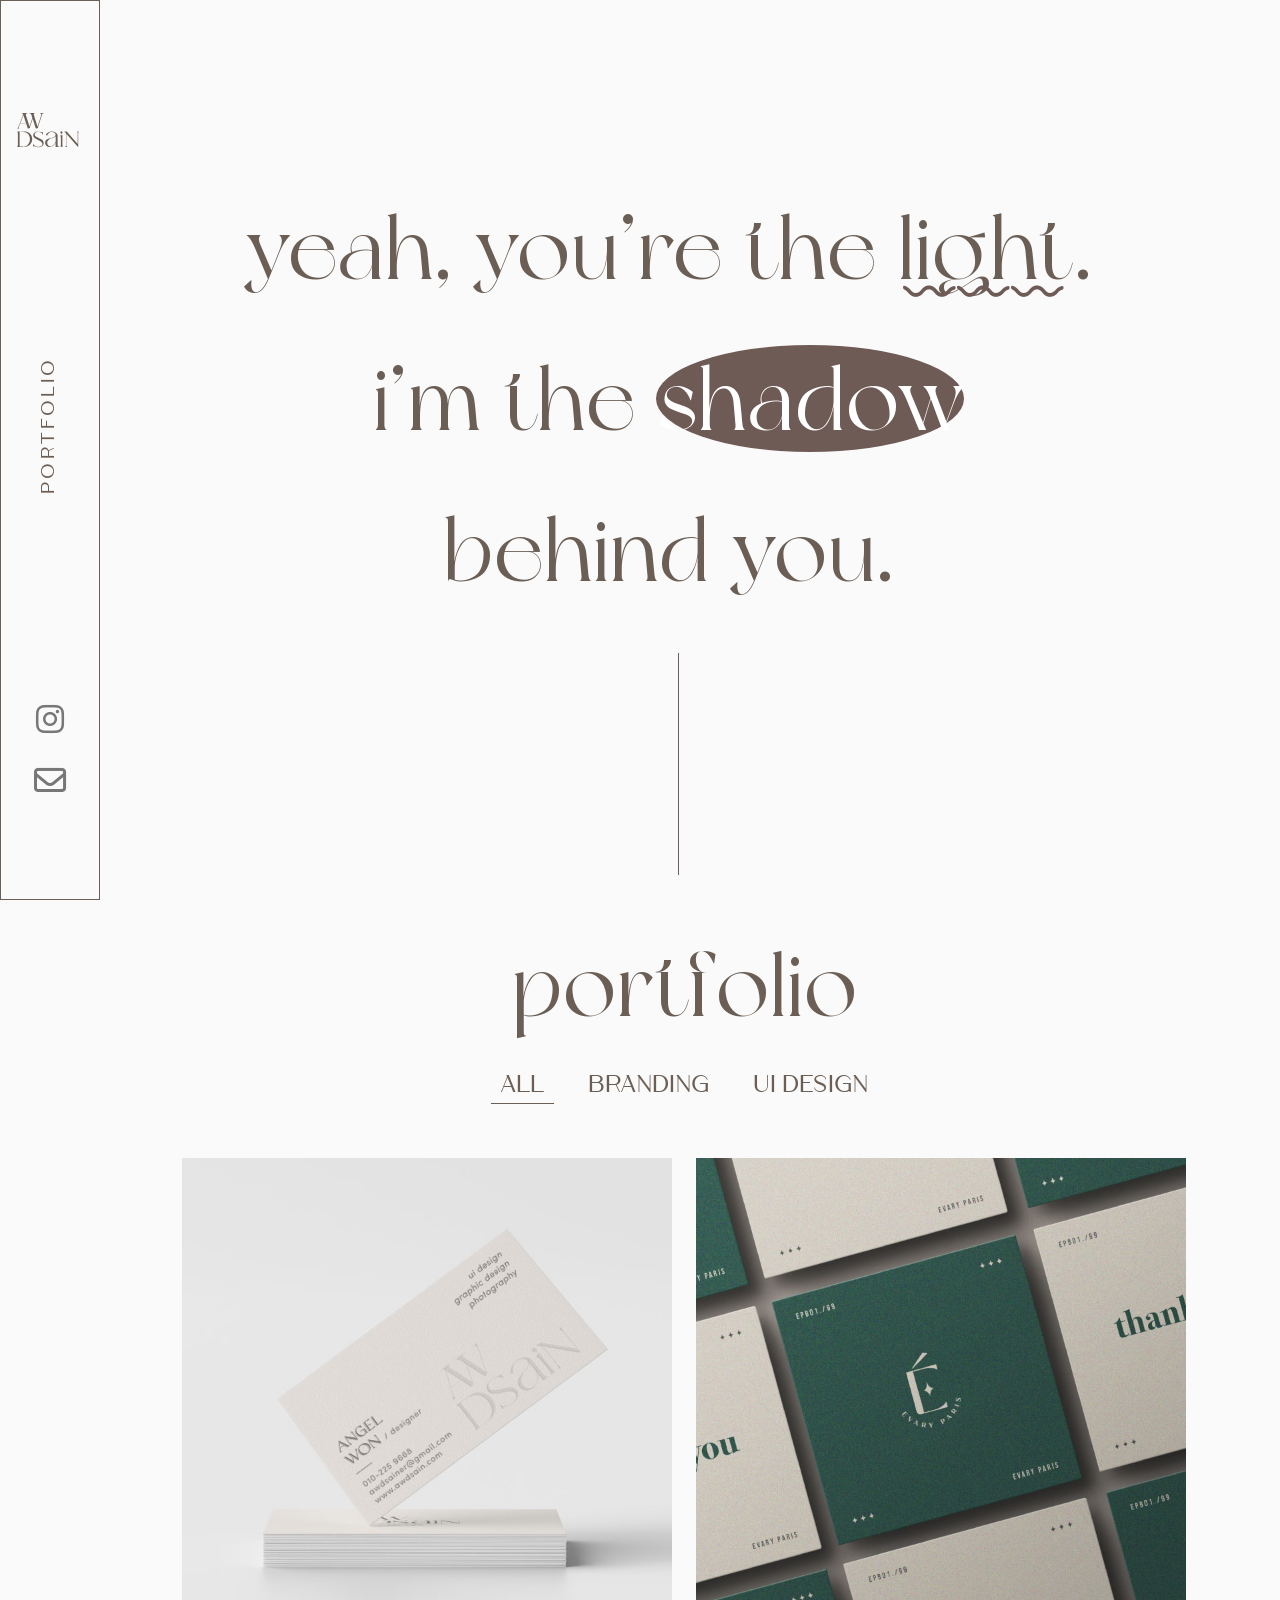
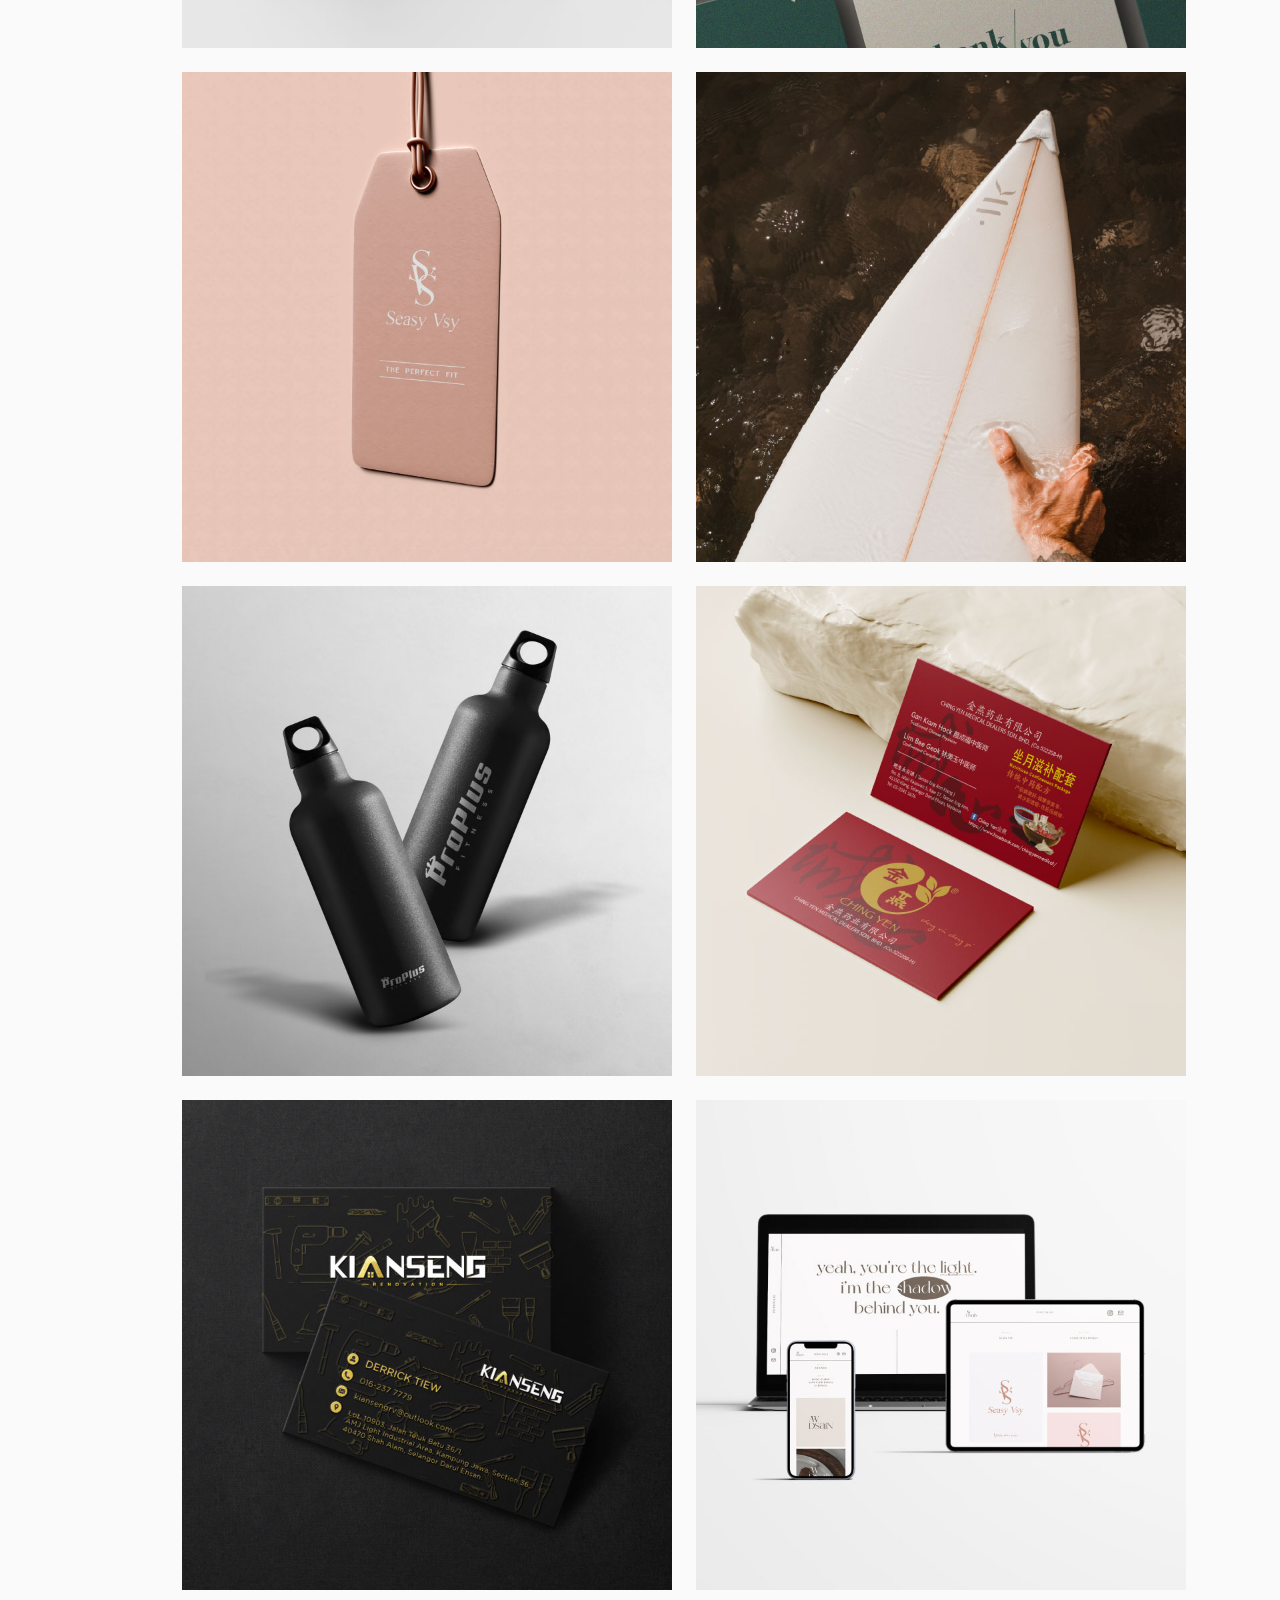
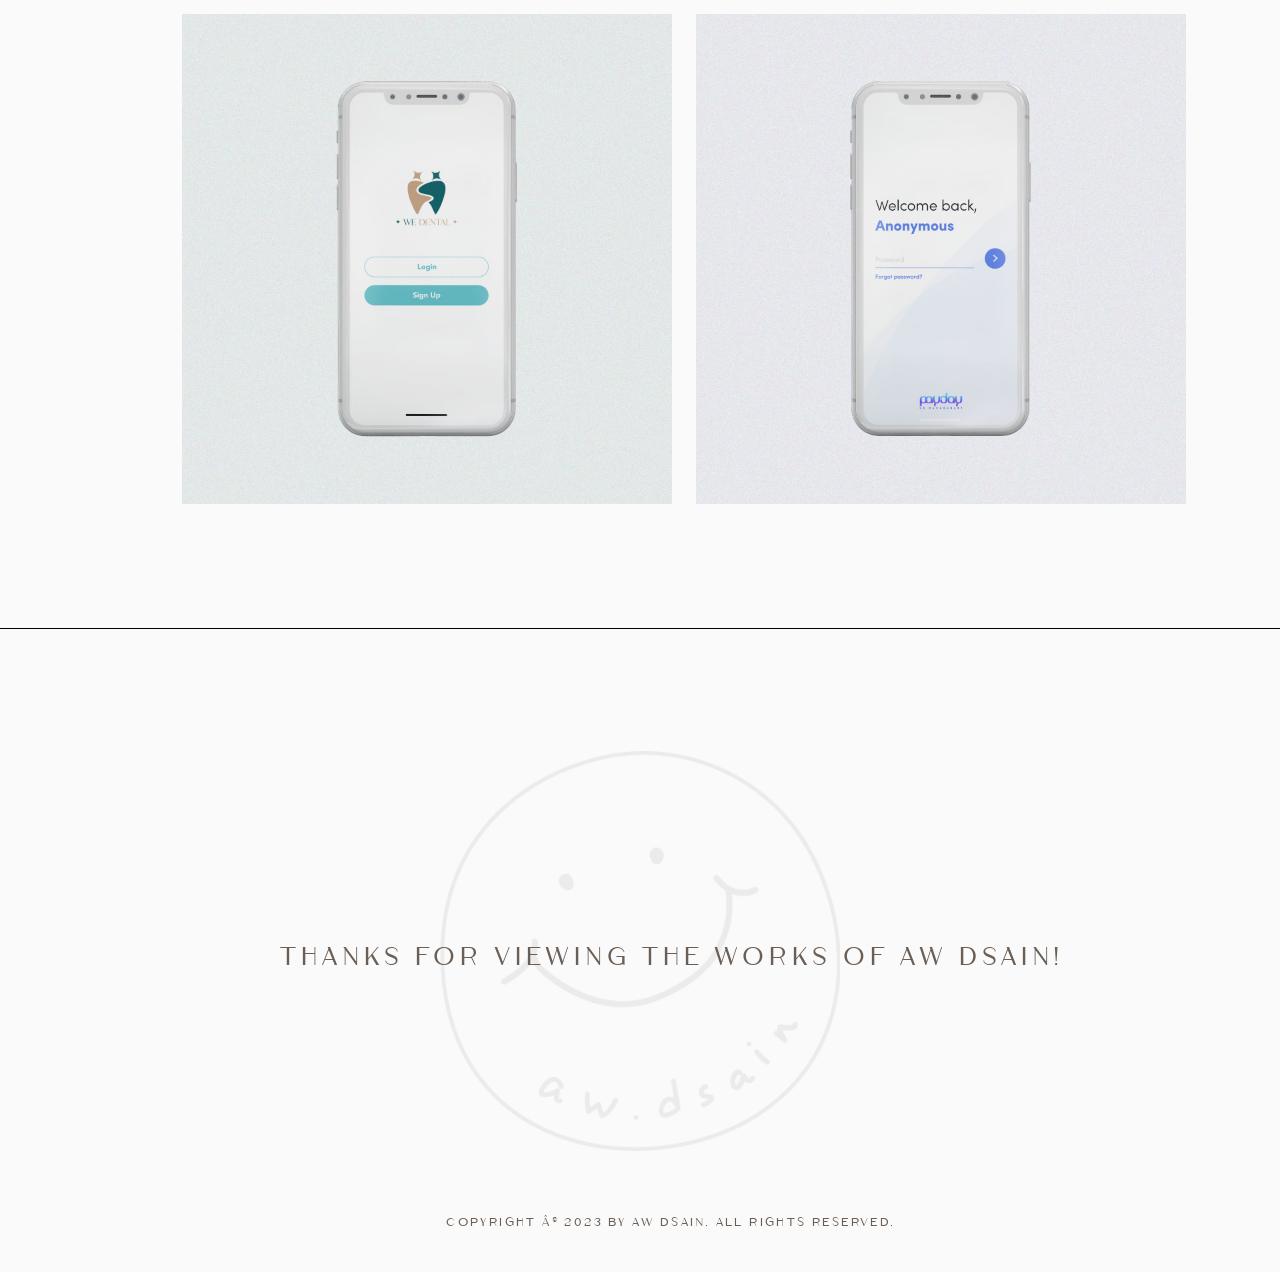
<file: indexbu.html>
<!DOCTYPE html>
<html lang="en">

<head>
  <meta charset="utf-8">
  <meta content="width=device-width, initial-scale=1.0" name="viewport">

  <title>AW Dsain</title>
  <meta content="" name="description">
  <meta content="" name="keywords">

  <!-- Favicons -->
  <link href="assets/img/footer_img.png" rel="icon">
  <!-- <link href="assets/img/apple-touch-icon.png" rel="apple-touch-icon"> -->

  <!-- Google Fonts -->
  <link href="https://fonts.googleapis.com/css?family=https://fonts.googleapis.com/css?family=Inconsolata:400,500,600,700|Raleway:400,400i,500,500i,600,600i,700,700i" rel="stylesheet">

  <!-- Vendor CSS Files -->
  <link href="assets/vendor/aos/aos.css" rel="stylesheet">
  <link href="assets/vendor/bootstrap/css/bootstrap.min.css" rel="stylesheet">
  <link href="assets/vendor/bootstrap-icons/bootstrap-icons.css" rel="stylesheet">
  <link href="assets/vendor/swiper/swiper-bundle.min.css" rel="stylesheet">

  <!-- Template Main CSS File -->
  <link href="assets/css/style.css" rel="stylesheet">
  <!-- Link to font-awewsome -->
  <link rel="stylesheet" href="https://cdnjs.cloudflare.com/ajax/libs/font-awesome/6.2.1/css/all.min.css" integrity="sha512-MV7K8+y+gLIBoVD59lQIYicR65iaqukzvf/nwasF0nqhPay5w/9lJmVM2hMDcnK1OnMGCdVK+iQrJ7lzPJQd1w==" crossorigin="anonymous" referrerpolicy="no-referrer" />

</head>

<body>

  <!-- ======= Navbar ======= -->
  <nav class="navbar-side-desktop">
<!-- desktop -->
   <div id="mySidenav" class="sidenav">
      <a href="index.html">

<!-- Generator: Adobe Illustrator 26.3.1, SVG Export Plug-In . SVG Version: 6.00 Build 0)  -->
<svg version="1.1" id="Layer_3" xmlns="http://www.w3.org/2000/svg" xmlns:xlink="http://www.w3.org/1999/xlink" x="0px" y="0px"
   viewBox="0 0 64 64" style="enable-background:new 0 0 64 64;" xml:space="preserve">
<g>
  <path class="st0" d="M15.1,37C15.1,37,15.1,37,15.1,37c-0.4-0.6-0.8-1.2-1.3-1.6c-0.5-0.5-1.2-0.9-1.9-1.2
    c-0.4-0.2-0.9-0.3-1.3-0.4c-0.5-0.1-1-0.2-1.5-0.2c-0.5-0.1-1-0.1-1.5-0.1c-0.5,0-1,0-1.4,0H1.2c-0.1,0-0.1,0-0.1,0.1
    c0,0.1,0,0.1,0.1,0.1c0,0,0.1,0.1,0.1,0.1c0,0,0.1,0.1,0.2,0.1c0.3,0.3,0.4,1,0.4,2.1v10.4c0,0.3,0,0.6,0,0.8
    c0,0.2-0.1,0.4-0.1,0.6c0,0.1-0.1,0.3-0.1,0.3c0,0.1-0.1,0.2-0.1,0.2c-0.1,0.1-0.1,0.2-0.2,0.2c-0.1,0.1-0.2,0.1-0.2,0.2
    c0,0-0.1,0.1,0,0.1c0,0.1,0.1,0.1,0.1,0.1h4.9c0.7,0,1.4,0,2.1-0.1c0.7-0.1,1.4-0.2,2.1-0.3c0.7-0.2,1.4-0.4,2-0.7
    c0.6-0.3,1.2-0.7,1.7-1.3c1.4-1.4,2.1-3.3,2.1-5.4c0-0.7-0.1-1.4-0.3-2.1C15.7,38.3,15.4,37.6,15.1,37z M3.6,33.8
    c0.7,0,1.4,0,2.1,0c0.8,0,1.5,0.1,2.2,0.2c0.7,0.1,1.4,0.3,2.1,0.6c0.7,0.3,1.2,0.6,1.8,1.2c1.4,1.3,2.1,3.2,2.1,5.5
    c0,2.3-0.7,4.1-2.1,5.4c-0.6,0.5-1.1,0.9-1.8,1.2c-0.6,0.3-1.3,0.4-2,0.5c-0.7,0.1-1.4,0.1-2.2,0.1c-0.7,0-1.5,0-2.2,0V33.8z"/>
  <path class="st0" d="M26.4,41.9C26.4,41.9,26.4,41.9,26.4,41.9c-0.3-0.2-0.7-0.4-1.3-0.7c-0.5-0.3-1.2-0.6-2-1
    c-2-1-3.3-1.8-3.8-2.3c-0.4-0.4-0.6-0.9-0.6-1.5c0-0.4,0.1-0.8,0.3-1.1c0.2-0.3,0.4-0.6,0.8-0.8c0.3-0.2,0.7-0.4,1.1-0.5
    c0.8-0.2,1.7-0.2,2.5,0c0.4,0.1,0.8,0.2,1.2,0.4c0.4,0.2,0.7,0.4,1,0.6c0.3,0.2,0.6,0.5,0.8,0.9c0.1,0.1,0.2,0.3,0.2,0.4
    c0.1,0.1,0.1,0.3,0.2,0.5c0,0.1,0.1,0.1,0.1,0.1c0.1,0,0.1-0.1,0.1-0.1v-2.6c0-0.1,0-0.1-0.1-0.1c0,0-0.1,0-0.1,0l0,0
    c-0.2,0.2-0.5,0.3-0.8,0.3c-0.3,0-0.7-0.1-1.2-0.3c-1.7-0.6-3.2-0.7-4.6-0.3c-0.6,0.2-1.1,0.4-1.5,0.7c-0.4,0.3-0.8,0.7-1.1,1.2
    c-0.3,0.5-0.4,1-0.4,1.6c0,0.7,0.2,1.2,0.5,1.7c0.3,0.5,0.8,0.9,1.3,1.3c0.3,0.2,0.7,0.5,1.2,0.8c0.5,0.3,1.2,0.6,1.9,1
    c0.7,0.4,1.3,0.7,1.8,0.9c0.4,0.2,0.8,0.4,0.9,0.6c0.4,0.3,0.8,0.6,1.1,1.1c0.3,0.4,0.5,0.9,0.5,1.3c0,0.5-0.1,0.9-0.3,1.2
    c-0.2,0.3-0.5,0.6-0.8,0.9c-0.3,0.2-0.7,0.4-1.2,0.5c-0.5,0.1-0.9,0.2-1.4,0.2c-0.4,0-0.8,0-1.3-0.1c-0.5-0.1-0.9-0.2-1.3-0.4
    c-0.4-0.2-0.8-0.4-1.2-0.6c-0.4-0.3-0.7-0.5-0.9-0.7c-0.3-0.3-0.4-0.7-0.6-1c0,0,0-0.1-0.1-0.1c0-0.1-0.1-0.1-0.1-0.1
    c-0.1,0-0.1,0.1-0.1,0.1v2.6c0,0.1,0.1,0.1,0.1,0.1c0,0,0.1,0,0.1-0.1c0,0,0.1,0,0.1-0.1l0,0c0.2-0.1,0.3-0.1,0.4-0.1
    c0.2,0,0.4,0,0.5,0l0,0c0.2,0,0.4,0.1,0.7,0.1c0.1,0,0.2,0.1,0.3,0.1c0,0,0.1,0,0.1,0c0.1,0,0.2,0.1,0.3,0.1c0.5,0.1,1,0.3,1.4,0.4
    c0.4,0.1,1,0.2,1.5,0.2c1.5,0,2.7-0.4,3.7-1.2c1-0.8,1.4-1.7,1.4-2.8c0-0.6-0.2-1.2-0.5-1.7C27.3,42.7,26.9,42.3,26.4,41.9z"/>
  <path class="st0" d="M63,33.5c0-0.1-0.1-0.1-0.1-0.1h-1.7c-0.1,0-0.1,0-0.1,0.1c0,0.1,0,0.1,0,0.1c0,0,0.1,0.1,0.1,0.1
    c0,0,0.1,0.1,0.1,0.1c0.1,0.2,0.3,0.4,0.3,0.7c0.1,0.3,0.1,0.8,0.1,1.3V46l-11-12.6c0,0-0.1,0-0.1,0h-2.4c-0.1,0-0.1,0-0.1,0.1
    c0,0.1,0,0.1,0.1,0.1c0.2,0.1,0.3,0.2,0.5,0.3c0.3,0.2,0.7,0.6,1.2,1.1l0.1,0.1v11.3c0,1-0.1,1.6-0.3,1.9c0,0.1-0.1,0.1-0.2,0.2
    c-0.1,0.1-0.1,0.1-0.2,0.2c0,0-0.1,0.1,0,0.1c0,0.1,0.1,0.1,0.1,0.1H51c0.1,0,0.1,0,0.1-0.1c0-0.1,0-0.1-0.1-0.1c0,0-0.1,0-0.1-0.1
    c0,0-0.1-0.1-0.2-0.1c-0.3-0.3-0.4-1-0.4-2V35.7L62,48.9c0,0,0.1,0,0.1,0c0,0,0,0,0,0c0.1,0,0.1-0.1,0.1-0.1V35.9
    c0-0.5,0-0.9,0.1-1.2c0.1-0.3,0.1-0.5,0.2-0.7c0.1-0.1,0.1-0.1,0.2-0.2c0.1-0.1,0.1-0.1,0.2-0.2C63,33.6,63,33.5,63,33.5z"/>
  <path class="st0" d="M42.9,48.5c-0.1,0-1.3,0-1.3-1.3v-9.8c0-0.1,0-1.1-0.8-2c-1.5-1.9-4.3-2-5.4-2c-1.7,0-3.2,1-3.9,1.6
    c-0.4,0.3-0.9,0.8-1.5,1.5l0,0c0,0,0,0,0,0c-0.1,0.1,0,0.2,0,0.3l0.7,0.8c0.1,0.1,0.1,0.1,0.2,0.1c0.1,0,0.1-0.1,0.2-0.1
    c0,0,0.4-0.9,1.1-1.8c1-1.2,2-1.8,3.1-1.8c1.5,0,4.3,0.6,4.3,2.8c0,2.1-2.4,2.7-4.2,3.1c-0.2,0-0.3,0.1-0.5,0.1
    c-1.2,0.3-2.4,0.6-3.4,1.1c-2.3,1.2-2.8,3.4-2.2,5c0.6,1.8,2.2,2.9,4.2,2.9c0.7,0,1.3-0.1,1.9-0.4c2.2-0.9,3.5-2.1,4.2-3.9v4.1
    c0,0.1,0.1,0.2,0.2,0.2h2.9c0.2,0,0.3-0.1,0.3-0.2C43.2,48.6,43,48.5,42.9,48.5z M31.2,44.6c0-2.4,2.6-3.9,4.3-4.3l0.3-0.1
    c1.3-0.3,3.1-0.8,3.9-2v4.5c0,0,0,1-0.6,2.2c-1.1,2.2-3.3,3.4-4.8,3.4C32.5,48.3,31.2,46.7,31.2,44.6z"/>
  <path class="st0" d="M46.6,48.2c0-0.2-0.2-1.2-0.2-1.7v-9.5c0-0.1-0.1-0.1-0.1-0.1h0c0,0,0,0,0,0L44,37.7c-0.1,0-0.1,0.1-0.1,0.1
    c0,0.1,0,0.1,0.1,0.1c0.2,0.1,0.4,0.2,0.5,0.3c0.1,0.2,0.2,0.4,0.3,0.6c0,0.2,0.1,0.5,0.1,1c0,0.5,0,1,0,1.7v4.8
    c0,0.4,0,0.8-0.1,1.2c0,0.4-0.2,0.7-0.5,1c0,0,0,0.1,0,0.1c0,0,0.1,0.1,0.1,0.1H47c0.1,0,0.1,0,0.1-0.1c0-0.1,0-0.1,0-0.1
    C46.9,48.6,46.8,48.4,46.6,48.2z"/>
  <path class="st0" d="M44.3,34.9c0,0,0.1,0,0.1,0c0.3-0.1,0.6,0,0.8,0.1c0.1,0.1,0.2,0.2,0.2,0.3c0,0.2-0.2,0.5-0.7,0.8
    c-0.1,0-0.1,0.1-0.1,0.2c0,0.1,0.1,0.1,0.1,0.1c0,0,0,0,0,0c1.4-0.4,1.9-1.2,1.9-1.9c0-0.7-0.5-1.1-1.2-1.1c-0.4,0-0.7,0.1-1,0.4
    C44.3,34.1,44.2,34.4,44.3,34.9C44.3,34.9,44.3,34.9,44.3,34.9z"/>
  <path class="st0" d="M20.2,30.6c0.1,0,0.1,0,0.2,0l1.5-0.6c0.1,0,0.2-0.2,0.2-0.3c0-0.1,0-0.1,0-0.2L22,29.4c0,0,0-0.1,0-0.2
    c0,0,0-0.1,0-0.2l3.9-11.8c0.2-0.7,0.4-1.1,0.6-1.4c0.2-0.2,0.5-0.4,0.8-0.4c0.2,0,0.2-0.1,0.2-0.2c0-0.1-0.1-0.2-0.2-0.2
    c0,0,0,0,0,0c-0.4,0-0.7,0.1-0.9,0.1h-0.9c-0.3,0-0.7,0-1.3-0.1c-0.2,0-0.3,0.1-0.3,0.2c0,0.1,0,0.1,0,0.1c0.1,0.1,0.2,0.1,0.2,0.1
    c1.2,0,1.3,0.5,1.3,0.9c0,0.2,0,0.4-0.1,0.7l-3.7,11.4c0,0,0,0,0,0c-0.5-1.1-2.4-7.2-3.7-11.4c-0.1-0.3-0.1-0.5-0.1-0.7
    c0-0.3,0.1-0.6,0.3-0.7c0.2-0.2,0.6-0.2,1-0.3c0.1,0,0.2,0,0.2-0.1c0,0,0.1-0.1,0-0.1c0,0,0-0.2-0.3-0.2c0,0,0,0,0,0
    c-0.5,0-0.9,0.1-1.2,0.1h-2.9c-0.3,0-0.7,0-1.2-0.1c-0.2,0-0.3,0.1-0.3,0.2c0,0.1,0,0.1,0,0.2c0.1,0.1,0.2,0.1,0.2,0.1
    c0.5,0,0.9,0.2,1.2,0.4c0.3,0.2,0.5,0.7,0.7,1.4l0.7,2.3c0,0,0,0,0,0.1c0.1,0.3,0.1,0.4,0.1,0.5c0,0.1,0,0.2-0.1,0.4l-2.7,8.1
    L9.9,17.2c-0.1-0.3-0.1-0.5-0.1-0.7c0-0.6,0.4-0.9,1.3-1c0,0,0.1,0,0.2-0.1c0,0,0.1-0.1,0-0.2c0-0.1-0.1-0.2-0.3-0.2c0,0,0,0,0,0
    c-0.5,0-0.9,0.1-1.2,0.1H7c-0.2,0-0.5,0-0.9-0.1c-0.2,0-0.2,0.1-0.2,0.2c0,0.1,0.1,0.2,0.2,0.2c0,0,0,0,0,0c0.3,0,0.6,0.2,0.8,0.4
    C6.9,16,7,16.2,7.2,16.4c-0.3,0.8-4.3,11.5-4.6,12.2c0,0.1-0.1,0.1-0.1,0.2c-0.2,0.4-0.3,0.8-0.6,1.1c-0.3,0.3-0.5,0.4-0.6,0.4
    l-0.1,0C1,30.4,1,30.4,1,30.5c0,0.1,0.1,0.1,0.1,0.1h2.2c0.1,0,0.1,0,0.1-0.1c0-0.1,0-0.1-0.1-0.1l-0.1,0C3.1,30.2,3,30,2.9,29.9
    c-0.1-0.2-0.1-0.3-0.1-0.4c0-0.2,0-0.4,0.1-0.6c0.1-0.2,0.9-2.4,1.4-3.6h5.8l1.7,5.1c0,0.2,0.2,0.2,0.3,0.2c0.1,0,0.1,0,0.2,0
    l1.5-0.6c0.1,0,0.2-0.1,0.2-0.3c0,0,0-0.1,0-0.2c0,0,0,0,0,0l-0.1-0.1c0.1-0.5,1.7-5.2,2.8-8.6l3.1,9.6
    C19.9,30.5,20,30.6,20.2,30.6z M4.5,24.9l2.9-7.7c0,0.1,0,0.1,0.1,0.2l2.5,7.6H4.5z M27.3,15.2L27.3,15.2L27.3,15.2L27.3,15.2z"/>
</g>
</svg>

      </a>
        <!-- <a class="navbar-brand" href="index.html" style="color: #6B5F55;">Aw<span class="navbar-brand" style="display: block;">DSaiN</span></a> -->
        <a class="navbar-font" href="index.html">Portfolio</a>
        <div class="navbar-deks-icon">
            <a href="https://www.instagram.com/awdsain/" target="_blank" i class="fa-brands fa-instagram fa-2xl" style="padding: 30px 10px;"></i></a>
            
            <a href="mailto: awdsainer@gmail.com" i class="fa-regular fa-2xl fa-envelope" style="padding: 30px 8px;"></i></a>
          </div>  
    </div>

  </nav> 
<!-- mobile -->
  <nav class="navbar navbar-light custom-navbar">
    <div class="container col-12">
      <a href="index.html">

<!-- Generator: Adobe Illustrator 26.3.1, SVG Export Plug-In . SVG Version: 6.00 Build 0)  -->
<svg version="1.1" id="Layer_2" xmlns="http://www.w3.org/2000/svg" xmlns:xlink="http://www.w3.org/1999/xlink" x="0px" y="0px"
   viewBox="0 0 70 70" style="enable-background:new 0 0 70 70;" xml:space="preserve">

<g>
  <path class="st0" d="M16.2,40.6C16.2,40.6,16.2,40.6,16.2,40.6c-0.4-0.7-0.9-1.3-1.5-1.8c-0.6-0.5-1.3-1-2.1-1.3
    c-0.5-0.2-1-0.3-1.5-0.5c-0.5-0.1-1.1-0.2-1.6-0.3c-0.6-0.1-1.1-0.1-1.7-0.1c-0.5,0-1.1,0-1.6,0H0.8c-0.1,0-0.1,0-0.1,0.1
    c0,0.1,0,0.1,0.1,0.2c0.1,0,0.1,0.1,0.2,0.1C0.9,37,1,37,1.1,37.1c0.3,0.4,0.5,1.1,0.5,2.3v11.5c0,0.4,0,0.7,0,0.9
    c0,0.2-0.1,0.5-0.1,0.6c0,0.2-0.1,0.3-0.1,0.4c0,0.1-0.1,0.2-0.1,0.2C1.1,53.2,1,53.2,1,53.3c-0.1,0.1-0.2,0.1-0.3,0.2
    c0,0-0.1,0.1,0,0.2c0,0.1,0.1,0.1,0.1,0.1h5.5c0.8,0,1.6,0,2.4-0.1c0.8-0.1,1.6-0.2,2.3-0.4c0.8-0.2,1.5-0.5,2.2-0.8
    c0.7-0.3,1.3-0.8,1.9-1.4c1.5-1.6,2.3-3.6,2.3-6c0-0.8-0.1-1.6-0.3-2.3C16.9,42,16.6,41.2,16.2,40.6z M3.5,37c0.8,0,1.6,0,2.4,0
    c0.8,0,1.7,0.1,2.5,0.2c0.8,0.1,1.6,0.3,2.3,0.6c0.7,0.3,1.4,0.7,1.9,1.3c1.5,1.5,2.3,3.5,2.3,6.1c0,2.5-0.8,4.5-2.3,6
    c-0.6,0.6-1.3,1-2,1.3c-0.7,0.3-1.4,0.5-2.2,0.6c-0.8,0.1-1.6,0.2-2.4,0.1c-0.8,0-1.6,0-2.5,0V37z"/>
  <path class="st0" d="M28.8,46C28.8,46,28.8,46,28.8,46c-0.3-0.2-0.8-0.5-1.4-0.8c-0.6-0.3-1.4-0.7-2.2-1.1
    c-2.2-1.1-3.7-1.9-4.3-2.6c-0.5-0.5-0.7-1-0.7-1.6c0-0.4,0.1-0.8,0.3-1.2c0.2-0.4,0.5-0.7,0.8-0.9c0.3-0.2,0.7-0.4,1.2-0.6
    c0.9-0.3,1.8-0.2,2.8,0c0.5,0.1,0.9,0.3,1.3,0.5c0.4,0.2,0.8,0.4,1.2,0.7c0.3,0.3,0.6,0.6,0.9,0.9c0.1,0.1,0.2,0.3,0.3,0.5
    c0.1,0.2,0.2,0.3,0.2,0.5c0,0.1,0.1,0.1,0.2,0.1c0.1,0,0.1-0.1,0.1-0.1v-2.9c0-0.1,0-0.1-0.1-0.1c-0.1,0-0.1,0-0.2,0l0,0
    c-0.2,0.2-0.5,0.3-0.8,0.3c-0.3,0-0.7-0.1-1.3-0.3c-1.8-0.7-3.5-0.8-5.1-0.3c-0.6,0.2-1.2,0.5-1.7,0.8c-0.5,0.4-0.9,0.8-1.2,1.3
    c-0.3,0.5-0.4,1.1-0.4,1.7c0,0.7,0.2,1.4,0.5,1.9c0.4,0.5,0.8,1,1.5,1.4c0.3,0.2,0.8,0.5,1.4,0.8c0.6,0.3,1.3,0.7,2.1,1.1
    c0.8,0.4,1.5,0.8,2,1c0.5,0.3,0.8,0.5,1,0.6c0.5,0.3,0.9,0.7,1.2,1.2c0.3,0.5,0.5,1,0.5,1.5c0,0.5-0.1,0.9-0.3,1.3
    c-0.2,0.4-0.5,0.7-0.9,0.9c-0.4,0.3-0.8,0.5-1.3,0.6c-0.5,0.1-1,0.2-1.5,0.2c-0.4,0-0.9-0.1-1.4-0.2c-0.5-0.1-1-0.2-1.5-0.4
    c-0.5-0.2-0.9-0.4-1.3-0.7c-0.4-0.3-0.7-0.6-1-0.8c-0.3-0.3-0.5-0.7-0.6-1.1c0,0,0-0.1-0.1-0.1c0-0.1-0.1-0.1-0.2-0.1
    c-0.1,0-0.1,0.1-0.1,0.1V53c0,0.1,0.1,0.1,0.1,0.1c0,0,0.1,0,0.1-0.1c0,0,0.1,0,0.1-0.1l0,0c0.2-0.1,0.3-0.1,0.5-0.2
    c0.2,0,0.4,0,0.6,0l0,0c0.2,0,0.5,0.1,0.8,0.2c0.1,0,0.2,0.1,0.3,0.1c0,0,0.1,0,0.1,0c0.1,0,0.2,0.1,0.3,0.1
    c0.6,0.2,1.1,0.3,1.6,0.4c0.5,0.1,1.1,0.2,1.7,0.2c1.7,0,3-0.4,4.1-1.3c1.1-0.9,1.6-1.9,1.6-3.1c0-0.7-0.2-1.3-0.5-1.9
    C29.8,46.9,29.3,46.4,28.8,46z"/>
  <path class="st0" d="M69.4,36.7c0-0.1-0.1-0.1-0.1-0.1h-1.9c-0.1,0-0.1,0-0.1,0.1c0,0.1,0,0.1,0,0.2c0,0,0.1,0.1,0.2,0.1
    c0.1,0,0.1,0.1,0.1,0.1c0.2,0.2,0.3,0.4,0.4,0.8c0.1,0.4,0.1,0.9,0.1,1.5v11.2L55.7,36.6c0,0-0.1,0-0.1,0h-2.7
    c-0.1,0-0.1,0-0.1,0.1c0,0.1,0,0.1,0.1,0.2c0.2,0.1,0.4,0.2,0.5,0.3c0.3,0.2,0.8,0.6,1.3,1.2l0.1,0.1V51c0,1.1-0.1,1.8-0.4,2.1
    c-0.1,0.1-0.1,0.1-0.2,0.2c-0.1,0.1-0.2,0.1-0.2,0.2c0,0-0.1,0.1,0,0.2c0,0.1,0.1,0.1,0.1,0.1H56c0.1,0,0.1-0.1,0.1-0.1
    c0-0.1,0-0.1-0.1-0.2c-0.1,0-0.1,0-0.1-0.1c0-0.1-0.1-0.1-0.2-0.2c-0.3-0.3-0.4-1.1-0.4-2.2V39.1l12.9,14.7c0,0,0.1,0,0.1,0
    c0,0,0,0,0.1,0c0.1,0,0.1-0.1,0.1-0.1V39.3c0-0.6,0-1,0.1-1.4c0.1-0.3,0.2-0.6,0.3-0.7c0.1-0.1,0.1-0.2,0.2-0.2
    c0.1-0.1,0.1-0.1,0.2-0.2C69.3,36.8,69.4,36.7,69.4,36.7z"/>
  <path class="st0" d="M47.1,53.3c-0.1,0-1.4,0-1.4-1.4V41c0-0.1,0-1.2-0.9-2.2c-1.6-2.1-4.8-2.2-6-2.2c-1.9,0-3.5,1.1-4.3,1.8
    c-0.4,0.3-1,0.9-1.6,1.6l0,0c0,0,0,0,0,0c-0.1,0.1,0,0.3,0,0.3l0.8,0.8c0.1,0.1,0.1,0.1,0.2,0.1c0.1,0,0.2-0.1,0.2-0.2
    c0,0,0.4-1,1.2-2c1.1-1.3,2.2-2,3.5-2c1.7,0,4.8,0.7,4.8,3.1c0,2.3-2.7,3-4.6,3.4c-0.2,0-0.3,0.1-0.5,0.1c-1.3,0.3-2.7,0.6-3.8,1.2
    c-2.6,1.3-3.1,3.7-2.4,5.6c0.7,2,2.5,3.3,4.6,3.3c0.7,0,1.4-0.1,2.1-0.4c2.4-1,3.8-2.3,4.6-4.4v4.5c0,0.1,0.1,0.3,0.3,0.3h3.3
    c0.2,0,0.3-0.1,0.3-0.3C47.4,53.4,47.2,53.3,47.1,53.3z M34.1,48.9c0-2.6,2.8-4.3,4.7-4.8l0.3-0.1c1.5-0.4,3.4-0.9,4.3-2.2v4.9
    c0,0,0,1.1-0.7,2.4c-1.2,2.5-3.6,3.8-5.3,3.8C35.6,53.1,34.1,51.3,34.1,48.9z"/>
  <path class="st0" d="M51.2,52.9c0-0.2-0.2-1.3-0.2-1.9V40.5c0-0.1-0.1-0.1-0.1-0.1h0c0,0,0,0-0.1,0l-2.5,1c-0.1,0-0.1,0.1-0.1,0.1
    c0,0.1,0,0.1,0.1,0.1c0.3,0.1,0.4,0.2,0.6,0.4c0.1,0.2,0.2,0.4,0.3,0.7c0,0.2,0.1,0.6,0.1,1.1c0,0.5,0,1.1,0,1.9v5.3
    c0,0.4,0,0.9-0.1,1.3c-0.1,0.4-0.2,0.8-0.5,1.1c0,0-0.1,0.1,0,0.2c0,0.1,0.1,0.1,0.1,0.1h2.8c0.1,0,0.1,0,0.1-0.1
    c0-0.1,0-0.1,0-0.2C51.5,53.4,51.4,53.2,51.2,52.9z"/>
  <path class="st0" d="M48.7,38.2c0,0,0.1,0,0.1,0c0.3-0.1,0.6,0,0.8,0.1c0.1,0.1,0.2,0.2,0.2,0.4c0,0.2-0.2,0.6-0.7,0.8
    c-0.1,0-0.1,0.1-0.1,0.2c0,0.1,0.1,0.1,0.1,0.1c0,0,0,0,0,0c1.6-0.4,2.1-1.4,2.1-2.1c0-0.7-0.6-1.3-1.3-1.3c-0.4,0-0.8,0.2-1.1,0.4
    c-0.3,0.3-0.4,0.7-0.3,1.1C48.6,38.2,48.6,38.2,48.7,38.2z"/>
  <path class="st0" d="M21.9,33.5c0.1,0,0.1,0,0.2,0l1.7-0.6c0.2-0.1,0.2-0.2,0.2-0.3c0-0.1,0-0.2,0-0.2l-0.1-0.2c0,0,0-0.1,0-0.2
    c0,0,0-0.1,0-0.2l4.3-13.1c0.2-0.8,0.5-1.3,0.7-1.5c0.2-0.3,0.5-0.4,0.9-0.4c0.2,0,0.3-0.1,0.3-0.2c0-0.1-0.1-0.2-0.3-0.2
    c0,0,0,0,0,0c-0.5,0-0.8,0.1-1,0.1h-1c-0.3,0-0.8,0-1.5-0.1c-0.2,0-0.3,0.2-0.3,0.2c0,0.1,0,0.1,0,0.2c0.1,0.1,0.2,0.1,0.2,0.1
    c1.3,0.1,1.5,0.5,1.5,1c0,0.2,0,0.5-0.1,0.8l-4.1,12.7c0,0,0,0,0,0c-0.5-1.2-2.7-8-4.1-12.6c-0.1-0.3-0.2-0.6-0.2-0.8
    c0-0.4,0.1-0.6,0.4-0.8c0.3-0.2,0.6-0.3,1.1-0.3c0.1,0,0.2,0,0.2-0.1c0,0,0.1-0.1,0-0.2c0,0,0-0.2-0.3-0.2c0,0,0,0,0,0
    c-0.6,0-1,0.1-1.3,0.1h-3.3c-0.3,0-0.8,0-1.4-0.1c-0.2,0-0.3,0.2-0.3,0.2c0,0.1,0,0.1,0,0.2c0.1,0.1,0.2,0.1,0.2,0.1
    c0.5,0,1,0.2,1.3,0.4c0.3,0.3,0.6,0.8,0.8,1.5l0.8,2.5c0,0,0,0,0,0.1c0.1,0.3,0.1,0.5,0.1,0.5c0,0.1,0,0.2-0.1,0.5l-3,9l-4.2-12.7
    c-0.1-0.3-0.2-0.6-0.2-0.8c0-0.7,0.5-1,1.4-1.1c0,0,0.2,0,0.2-0.1c0,0,0.1-0.1,0-0.2c0-0.1-0.1-0.2-0.3-0.2c0,0,0,0,0,0
    c-0.6,0-1,0.1-1.3,0.1H7.2c-0.2,0-0.5,0-1-0.1C6,16.2,6,16.3,6,16.5c0,0.1,0.1,0.2,0.2,0.2c0,0,0,0,0,0c0.4,0,0.6,0.2,0.9,0.4
    c0.1,0.1,0.2,0.3,0.4,0.6c-0.3,0.9-4.8,12.7-5.1,13.5c0,0.1-0.1,0.1-0.1,0.2c-0.2,0.4-0.4,0.9-0.7,1.2C1.2,33,1,33.1,0.8,33.1
    l-0.1,0c-0.1,0-0.1,0.1-0.1,0.2c0,0.1,0.1,0.1,0.1,0.1h2.5c0.1,0,0.1,0,0.1-0.1c0-0.1,0-0.1-0.1-0.2l-0.1,0C3,33,2.8,32.8,2.8,32.6
    c-0.1-0.2-0.1-0.3-0.1-0.5c0-0.2,0-0.4,0.1-0.7c0.1-0.2,1-2.6,1.5-3.9h6.4l1.9,5.6c0,0.2,0.2,0.3,0.3,0.3c0.1,0,0.2,0,0.2,0
    l1.7-0.6c0.2-0.1,0.2-0.2,0.2-0.3c0,0,0-0.1-0.1-0.2c0,0,0,0,0,0l-0.1-0.2c0.1-0.5,1.9-5.8,3.1-9.6l3.5,10.6
    C21.6,33.4,21.7,33.5,21.9,33.5z M4.5,27.1l3.3-8.6c0,0.1,0,0.1,0.1,0.2l2.8,8.4H4.5z M29.8,16.4L29.8,16.4L29.8,16.4L29.8,16.4z"
    />
</g>
</svg>


      </a>
      <!-- <a class="navbar-brand" href="index.html">Aw<span class="navbar-brand" style="display: block; margin-top: -23px;">DSaiN</span></a> -->
      <a class="mb-title" href="index.html">Portfolio</a>
      <div class="iconss">
        <a href="https://www.instagram.com/awdsain/" i class="fa-brands fa-xl fa-instagram" style="padding: 0px 10px;"></i></a>
        <!-- <a href="index.html" i class="fa-brands fa-behance" style="padding: 0px 10px;"></i></a> -->
        <a href="mailto: awdsainer@gmail.com" i class="fa-regular fa-xl fa-envelope" style="padding: 0px 10px;"></i></a>
      </div>      
    </div>
  </nav>
<!-- mob_425 -->
  <nav class="navbar navbar-light nav_mb_425QQ">
    <div class="container col-12" id="QQAB">
      <a href="index.html">
     
<!-- Generator: Adobe Illustrator 26.3.1, SVG Export Plug-In . SVG Version: 6.00 Build 0)  -->
<svg version="1.1" id="Layer_1" xmlns="http://www.w3.org/2000/svg" xmlns:xlink="http://www.w3.org/1999/xlink" x="0px" y="0px"
   viewBox="0 0 48 48" style="enable-background:new 0 0 48 48;" xml:space="preserve">

<g>
  <path class="st0" d="M11.1,27.8C11.1,27.8,11.1,27.8,11.1,27.8c-0.3-0.5-0.6-0.9-1-1.3c-0.4-0.4-0.9-0.7-1.5-0.9
    c-0.3-0.1-0.7-0.2-1-0.3c-0.4-0.1-0.7-0.1-1.1-0.2c-0.4,0-0.8-0.1-1.2-0.1c-0.4,0-0.7,0-1.1,0H0.5c0,0-0.1,0-0.1,0.1
    c0,0,0,0.1,0,0.1c0,0,0.1,0.1,0.1,0.1c0,0,0.1,0.1,0.1,0.1C0.9,25.7,1,26.2,1,27v7.9c0,0.2,0,0.5,0,0.6c0,0.2,0,0.3-0.1,0.4
    c0,0.1-0.1,0.2-0.1,0.3c0,0.1-0.1,0.1-0.1,0.1c0,0.1-0.1,0.1-0.1,0.2c-0.1,0-0.1,0.1-0.2,0.1c0,0,0,0.1,0,0.1c0,0,0.1,0.1,0.1,0.1
    h3.7c0.5,0,1.1,0,1.6-0.1c0.5,0,1.1-0.1,1.6-0.3C8,36.4,8.5,36.3,9,36c0.5-0.2,0.9-0.6,1.3-1c1.1-1.1,1.6-2.5,1.6-4.1
    c0-0.5-0.1-1.1-0.2-1.6C11.6,28.8,11.4,28.3,11.1,27.8z M2.4,25.4c0.5,0,1.1,0,1.6,0c0.6,0,1.2,0.1,1.7,0.1
    c0.5,0.1,1.1,0.2,1.6,0.4c0.5,0.2,0.9,0.5,1.3,0.9c1,1,1.6,2.4,1.6,4.2c0,1.7-0.5,3.1-1.6,4.1c-0.4,0.4-0.9,0.7-1.4,0.9
    c-0.5,0.2-1,0.3-1.5,0.4c-0.5,0.1-1.1,0.1-1.7,0.1c-0.6,0-1.1,0-1.7,0V25.4z"/>
  <path class="st0" d="M19.7,31.5C19.7,31.5,19.7,31.5,19.7,31.5c-0.2-0.2-0.6-0.3-1-0.6c-0.4-0.2-0.9-0.5-1.5-0.8
    c-1.5-0.7-2.5-1.3-2.9-1.8c-0.3-0.3-0.5-0.7-0.5-1.1c0-0.3,0.1-0.6,0.2-0.8c0.1-0.2,0.3-0.5,0.6-0.6c0.2-0.2,0.5-0.3,0.8-0.4
    c0.6-0.2,1.3-0.2,1.9,0c0.3,0.1,0.6,0.2,0.9,0.3c0.3,0.1,0.6,0.3,0.8,0.5c0.2,0.2,0.4,0.4,0.6,0.6c0.1,0.1,0.1,0.2,0.2,0.3
    c0.1,0.1,0.1,0.2,0.2,0.3c0,0,0.1,0.1,0.1,0.1c0,0,0.1-0.1,0.1-0.1v-2c0,0,0-0.1-0.1-0.1c0,0-0.1,0-0.1,0l0,0
    c-0.2,0.1-0.4,0.2-0.6,0.2c-0.2,0-0.5-0.1-0.9-0.2c-1.3-0.5-2.4-0.6-3.5-0.2c-0.4,0.1-0.8,0.3-1.2,0.6c-0.3,0.2-0.6,0.5-0.8,0.9
    c-0.2,0.4-0.3,0.8-0.3,1.2c0,0.5,0.1,0.9,0.4,1.3c0.2,0.4,0.6,0.7,1,1c0.2,0.2,0.5,0.4,0.9,0.6c0.4,0.2,0.9,0.5,1.4,0.7
    c0.6,0.3,1,0.5,1.4,0.7c0.3,0.2,0.6,0.3,0.7,0.4c0.3,0.2,0.6,0.5,0.9,0.8c0.2,0.3,0.4,0.7,0.4,1c0,0.3-0.1,0.6-0.2,0.9
    c-0.2,0.3-0.4,0.5-0.6,0.6c-0.3,0.2-0.6,0.3-0.9,0.4c-0.3,0.1-0.7,0.1-1.1,0.1c-0.3,0-0.6,0-1-0.1c-0.3-0.1-0.7-0.2-1-0.3
    c-0.3-0.1-0.6-0.3-0.9-0.5c-0.3-0.2-0.5-0.4-0.7-0.6c-0.2-0.2-0.3-0.5-0.4-0.7c0,0,0-0.1,0-0.1c0,0-0.1-0.1-0.1-0.1
    c0,0-0.1,0.1-0.1,0.1v2c0,0.1,0,0.1,0.1,0.1c0,0,0.1,0,0.1,0c0,0,0,0,0.1-0.1l0,0c0.1-0.1,0.2-0.1,0.3-0.1c0.1,0,0.3,0,0.4,0l0,0
    c0.2,0,0.3,0.1,0.5,0.1c0.1,0,0.2,0,0.2,0.1c0,0,0.1,0,0.1,0c0.1,0,0.1,0.1,0.2,0.1c0.4,0.1,0.8,0.2,1.1,0.3
    c0.3,0.1,0.7,0.1,1.2,0.1c1.1,0,2.1-0.3,2.8-0.9c0.7-0.6,1.1-1.3,1.1-2.1c0-0.5-0.1-0.9-0.4-1.3C20.4,32.2,20.1,31.8,19.7,31.5z"/>
  <path class="st0" d="M47.6,25.1C47.6,25.1,47.5,25.1,47.6,25.1l-1.4-0.1c0,0-0.1,0-0.1,0.1s0,0.1,0,0.1c0,0,0.1,0.1,0.1,0.1
    c0,0,0.1,0.1,0.1,0.1c0.1,0.1,0.2,0.3,0.3,0.5c0.1,0.2,0.1,0.6,0.1,1v7.7l-8.4-9.6c0,0,0,0-0.1,0h-1.9c0,0-0.1,0-0.1,0.1
    c0,0,0,0.1,0.1,0.1c0.1,0.1,0.3,0.1,0.4,0.2c0.2,0.1,0.5,0.4,0.9,0.8l0.1,0.1V35c0,0.7-0.1,1.2-0.2,1.4c0,0.1-0.1,0.1-0.1,0.1
    c-0.1,0-0.1,0.1-0.2,0.1c0,0,0,0.1,0,0.1c0,0,0.1,0.1,0.1,0.1h1.3c0,0,0.1,0,0.1-0.1c0,0,0-0.1-0.1-0.1c0,0-0.1,0-0.1-0.1
    c0,0-0.1-0.1-0.1-0.1C38.1,36.3,38,35.8,38,35v-8.2l8.9,10.1c0,0,0,0,0.1,0c0,0,0,0,0,0c0,0,0.1-0.1,0.1-0.1V27
    c0-0.4,0-0.7,0.1-0.9c0-0.2,0.1-0.4,0.2-0.5c0-0.1,0.1-0.1,0.1-0.2c0,0,0.1-0.1,0.2-0.1C47.6,25.2,47.6,25.2,47.6,25.1z"/>
  <path class="st0" d="M32.3,36.5c0,0-1,0-1-1v-7.5c0-0.1,0-0.8-0.6-1.5c-1.1-1.4-3.3-1.5-4.1-1.5c-1.3,0-2.4,0.8-3,1.2
    c-0.3,0.2-0.7,0.6-1.1,1.1l0,0c0,0,0,0,0,0c0,0.1,0,0.2,0,0.2l0.6,0.6c0,0,0.1,0.1,0.2,0.1c0.1,0,0.1,0,0.1-0.1
    c0,0,0.3-0.7,0.8-1.4c0.8-0.9,1.5-1.4,2.4-1.4c1.1,0,3.3,0.5,3.3,2.1c0,1.6-1.8,2-3.2,2.4c-0.1,0-0.2,0.1-0.3,0.1
    c-0.9,0.2-1.9,0.4-2.6,0.8c-1.8,0.9-2.1,2.6-1.7,3.8c0.5,1.4,1.7,2.2,3.2,2.2c0.5,0,1-0.1,1.5-0.3c1.7-0.7,2.6-1.6,3.2-3v3.1
    c0,0.1,0.1,0.2,0.2,0.2h2.2c0.1,0,0.2-0.1,0.2-0.2C32.5,36.6,32.4,36.5,32.3,36.5z M23.4,33.6c0-1.8,1.9-3,3.3-3.3l0.2-0.1
    c1-0.3,2.3-0.6,3-1.5v3.4c0,0,0,0.8-0.5,1.7c-0.8,1.7-2.5,2.6-3.7,2.6C24.4,36.4,23.4,35.2,23.4,33.6z"/>
  <path class="st0" d="M35.1,36.3c0-0.1-0.1-0.9-0.1-1.3v-7.3c0-0.1,0-0.1-0.1-0.1h0c0,0,0,0,0,0l-1.7,0.7c0,0-0.1,0.1-0.1,0.1
    c0,0,0,0.1,0.1,0.1c0.2,0,0.3,0.1,0.4,0.3c0.1,0.1,0.2,0.3,0.2,0.5c0,0.2,0.1,0.4,0.1,0.7c0,0.3,0,0.8,0,1.3V35
    c0,0.3,0,0.6-0.1,0.9c0,0.3-0.2,0.6-0.4,0.8c0,0,0,0.1,0,0.1c0,0,0.1,0.1,0.1,0.1h1.9c0,0,0.1,0,0.1-0.1c0,0,0-0.1,0-0.1
    C35.3,36.6,35.2,36.5,35.1,36.3z"/>
  <path class="st0" d="M33.4,26.2C33.4,26.2,33.4,26.2,33.4,26.2c0.3,0,0.5,0,0.7,0.1c0.1,0.1,0.1,0.2,0.1,0.3c0,0.2-0.1,0.4-0.5,0.6
    c0,0-0.1,0.1,0,0.1c0,0,0.1,0.1,0.1,0.1c0,0,0,0,0,0c1.1-0.3,1.5-0.9,1.5-1.4c0-0.5-0.4-0.9-0.9-0.9c-0.3,0-0.6,0.1-0.7,0.3
    C33.4,25.6,33.3,25.8,33.4,26.2C33.3,26.2,33.4,26.2,33.4,26.2z"/>
  <path class="st0" d="M15,22.9c0.1,0,0.1,0,0.1,0l1.2-0.4c0.1,0,0.2-0.1,0.2-0.2c0-0.1,0-0.1,0-0.1L16.4,22c0,0,0-0.1,0-0.1
    c0,0,0-0.1,0-0.1l3-9c0.2-0.5,0.3-0.9,0.5-1.1c0.2-0.2,0.3-0.3,0.6-0.3c0.1,0,0.2-0.1,0.2-0.2c0-0.1-0.1-0.2-0.2-0.2c0,0,0,0,0,0
    c-0.3,0-0.5,0-0.7,0h-0.7c-0.2,0-0.6,0-1,0c-0.2,0-0.2,0.1-0.2,0.1c0,0,0,0.1,0,0.1c0,0.1,0.1,0.1,0.2,0.1c0.9,0,1,0.4,1,0.7
    c0,0.2,0,0.3-0.1,0.5l-2.8,8.7c0,0,0,0,0,0c-0.4-0.8-1.9-5.5-2.8-8.7c-0.1-0.2-0.1-0.4-0.1-0.6c0-0.3,0.1-0.4,0.2-0.5
    c0.2-0.1,0.4-0.2,0.7-0.2c0.1,0,0.1,0,0.2-0.1c0,0,0-0.1,0-0.1c0,0,0-0.1-0.2-0.1c0,0,0,0,0,0c-0.4,0-0.7,0-0.9,0H11
    c-0.2,0-0.5,0-0.9,0c-0.2,0-0.2,0.1-0.2,0.1c0,0,0,0.1,0,0.1c0,0.1,0.1,0.1,0.1,0.1c0.4,0,0.7,0.1,0.9,0.3c0.2,0.2,0.4,0.5,0.6,1.1
    l0.6,1.7c0,0,0,0,0,0c0.1,0.2,0.1,0.3,0.1,0.3c0,0,0,0.1-0.1,0.3L10,21.4l-2.9-8.7C7.1,12.5,7,12.3,7,12.2c0-0.5,0.3-0.7,1-0.7
    c0,0,0.1,0,0.2-0.1c0,0,0-0.1,0-0.1c0-0.1-0.1-0.1-0.2-0.1c0,0,0,0,0,0c-0.4,0-0.7,0-0.9,0H4.9c-0.1,0-0.4,0-0.7,0
    c-0.1,0-0.2,0.1-0.2,0.2c0,0.1,0,0.2,0.2,0.2c0,0,0,0,0,0c0.2,0,0.4,0.1,0.6,0.3C4.9,11.8,5,12,5.1,12.1c-0.2,0.6-3.3,8.7-3.5,9.3
    c0,0.1,0,0.1-0.1,0.1c-0.1,0.3-0.3,0.6-0.5,0.8c-0.2,0.2-0.4,0.3-0.5,0.3l0,0c0,0-0.1,0.1-0.1,0.1c0,0,0.1,0.1,0.1,0.1h1.7
    c0,0,0.1,0,0.1-0.1c0,0,0-0.1-0.1-0.1l-0.1,0c-0.2-0.1-0.3-0.2-0.3-0.4c0-0.1-0.1-0.2-0.1-0.3c0-0.1,0-0.3,0.1-0.5
    c0-0.1,0.7-1.8,1-2.7h4.4l1.3,3.9c0,0.1,0.1,0.2,0.2,0.2c0.1,0,0.1,0,0.1,0l1.2-0.4c0.1,0,0.2-0.1,0.2-0.2c0,0,0,0,0-0.1
    c0,0,0,0,0,0L10.2,22c0.1-0.4,1.3-4,2.2-6.6l2.4,7.3C14.8,22.9,14.9,22.9,15,22.9z M3.1,18.6l2.2-5.9c0,0,0,0.1,0,0.1l1.9,5.8H3.1z
     M20.4,11.2L20.4,11.2L20.4,11.2L20.4,11.2z"/>
</g>
</svg>

      </a>
      <!-- <a class="navbar-brand" href="index.html">Aw<span class="navbar-brand" style="display: block; margin-top: -23px;">DSaiN</span></a> -->
      <a class="mb-title" href="index.html">Portfolio</a>
      <div class="iconss">
        <a href="https://www.instagram.com/awdsain/" i class="fa-brands fa-xl fa-instagram" style="padding: 0px 10px;"></i></a>
        <!-- <a href="index.html" i class="fa-brands fa-behance" style="padding: 0px 10px;"></i></a> -->
        <a href="mailto: awdsainer@gmail.com" i class="fa-regular fa-xl fa-envelope" style="padding: 0px 10px;"></i></a>
      </div>      
    </div>
  </nav>

  
<div class="container col-12 text-center">
 <div class="Yay">
    <p>yeah, you’re the <span class="err">light.</span></p>
    <p>i’m the <span class="circle">shadow</span></p>
    <p> behind you.</p>
  </div>

<div class="vertical"></div>

<main id="main">

  <section class="section site-portfolio">

    <section>
      <div class="container" id="work-container">
        <div class="row mb-4 align-items-center" id="top_a_bit">
          <p class="pg_2" data-aos="fade-up">portfolio</p>
          <div class="col-md-12 col-lg-12 text-start text-lg-end" data-aos="fade-up" data-aos-delay="100">
            <div id="filters" class="filters text-center">
              <a href="#" data-filter="*" class="active">All</a>
              <a href="#" data-filter=".web" class=" portfolio_small_tag">Branding</a>
              <a href="#" data-filter=".design" class="portfolio_small_tag" id="design">UI Design</a>
            </div>
          </div>
        </div>
        <div id="portfolio-grid" class="row no-gutter" data-aos="fade-up">
          <div class="item web col-sm-6 col-md-6 col-lg-6 mb-4" id="web1">
            <a href="product1.html" class="item-wrap fancybox">
              <div class="work-info">
                <h3>AW DSAIN</h3>
              </div>
              <img class="img-fluid" src="assets/img/awdsain.jpg">
            </a>
          </div>
          <div class="item web col-sm-6 col-md-6 col-lg-6 mb-4" id="web2">
            <a href="product2.html" class="item-wrap fancybox">
              <div class="work-info">
                <h3>EVARY PARIS</h3>
              </div>
              <img class="img-fluid" src="assets/img/evary.jpg">
            </a>
          </div>
          <div class="item web col-sm-6 col-md-6 col-lg-6 mb-4" id="web3">
            <a href="product3.html" class="item-wrap fancybox">
              <div class="work-info">
                <h3>SEASY VSY</h3>
              </div>
              <img class="img-fluid" src="assets/img/svs.jpg">
            </a>
          </div>
          <div class="item web col-sm-6 col-md-6 col-lg-6 mb-4" id="web4">
            <a href="product4.html" class="item-wrap fancybox">
              <div class="work-info">
                <h3>WEBBY KAAN</h3>
              </div>
              <img class="img-fluid" src="assets/img/wk.jpg">
            </a>
          </div>
          <div class="item web col-sm-6 col-md-6 col-lg-6 mb-4" id="web5">
            <a href="product5.html" class="item-wrap fancybox">
              <div class="work-info">
                <h3>PROPLUS FITNESS</h3>
              </div>
              <img class="img-fluid" src="assets/img/proplus.jpg">
            </a>
          </div>
       
          <div class="item web col-sm-6 col-md-6 col-lg-6 mb-4" id="web6">
            <a href="product6.html" class="item-wrap fancybox">
              <div class="work-info">
                <h3>CHING YEN MEDICAL</h3>
              </div>
              <img class="img-fluid" src="assets/img/chingyen.jpg">
            </a>
          </div>

          <div class="item web col-sm-6 col-md-6 col-lg-6 mb-4" id="web7">
            <a href="product7.html" class="item-wrap fancybox">
              <div class="work-info">
                <h3>KIAN SENG RENOVATION</h3>
              </div>
              <img class="img-fluid" src="assets/img/kianseng/index.jpg">
            </a>
          </div>

          <div class="item design col-sm-6 col-md-6 col-lg-6 mb-4" id="design1">
            <a href="product1.html" class="item-wrap fancybox">
              <div class="work-info">
                <h3>AW DSAIN</h3>
              </div>
              <img class="img-fluid" src="assets/img/awdsain_web.jpg">
            </a>
          </div>
          <div class="item design col-sm-6 col-md-6 col-lg-6 mb-4" id="design2">
            <a href="product8.html" class="item-wrap fancybox">
              <div class="work-info">
                <h3>WE DENTAL</h3>
              </div>
              <img class="img-fluid" src="assets/img/wedental/index.jpg">
            </a>
          </div>
          <div class="item design col-sm-6 col-md-6 col-lg-6 mb-4" id="design3">
            <a href="product9.html" class="item-wrap fancybox">
              <div class="work-info">
                <h3>PAYDAY</h3>
              </div>
              <img class="img-fluid" src="assets/img/payday/index.jpg">
            </a>
          </div>

        </div>
      </div>
    </section>
  </section>
  </div>
  <div class="swiper-pagination"></div>
  </div>

  </div>

</main>

<script src="https://ajax.googleapis.com/ajax/libs/jquery/3.6.1/jquery.min.js"></script>


 <!-- ======= Footer ======= -->
  <footer class="footer lay" style="border-top: 1px solid black;padding-bottom: 10px;" role="contentinfo">
    <div class="container footer_btmabit" id="work-container-footer">
      
        <div class="footer-layer text-center">
          <p class="footer-thanks">thanks for viewing the works of aw dsain!</p>
          <p class="footer-thanks-mb">thanks for viewing <br>the works of <br>aw dsain!</p>
          
          
        </div>


        <div class="footer-bottom-text text-center">Copyright Â© 2023 by aw dsain. All rights reserved.</div>

      
    </div>
  </footer>
  <button type="button" class="btn btn-secondary btn-floating btn-lg" id="btn-back-to-top">
  <i class="fas fa-arrow-up"></i>
</button>

  <script src="assets/vendor/aos/aos.js"></script>
  <script src="assets/vendor/bootstrap/js/bootstrap.bundle.min.js"></script>
  <script src="assets/vendor/isotope-layout/isotope.pkgd.min.js"></script>
  <script src="assets/vendor/swiper/swiper-bundle.min.js"></script>
  <script src="assets/vendor/php-email-form/validate.js"></script>

  <!-- Template Main JS File -->
  <script src="assets/js/main.js"></script>


</body>

</html>

<script type="text/javascript">


let mybutton = document.getElementById("btn-back-to-top");

window.onscroll = function () {
  scrollFunction();
};

function scrollFunction() {
  if (
    document.body.scrollTop > 20 ||
    document.documentElement.scrollTop > 20
  ) {
    mybutton.style.display = "block";
  } else {
    mybutton.style.display = "none";
  }
}

mybutton.addEventListener("click", backToTop);

function backToTop() {
  document.body.scrollTop = 0;
  document.documentElement.scrollTop = 0;
  


}

</script>
</file>
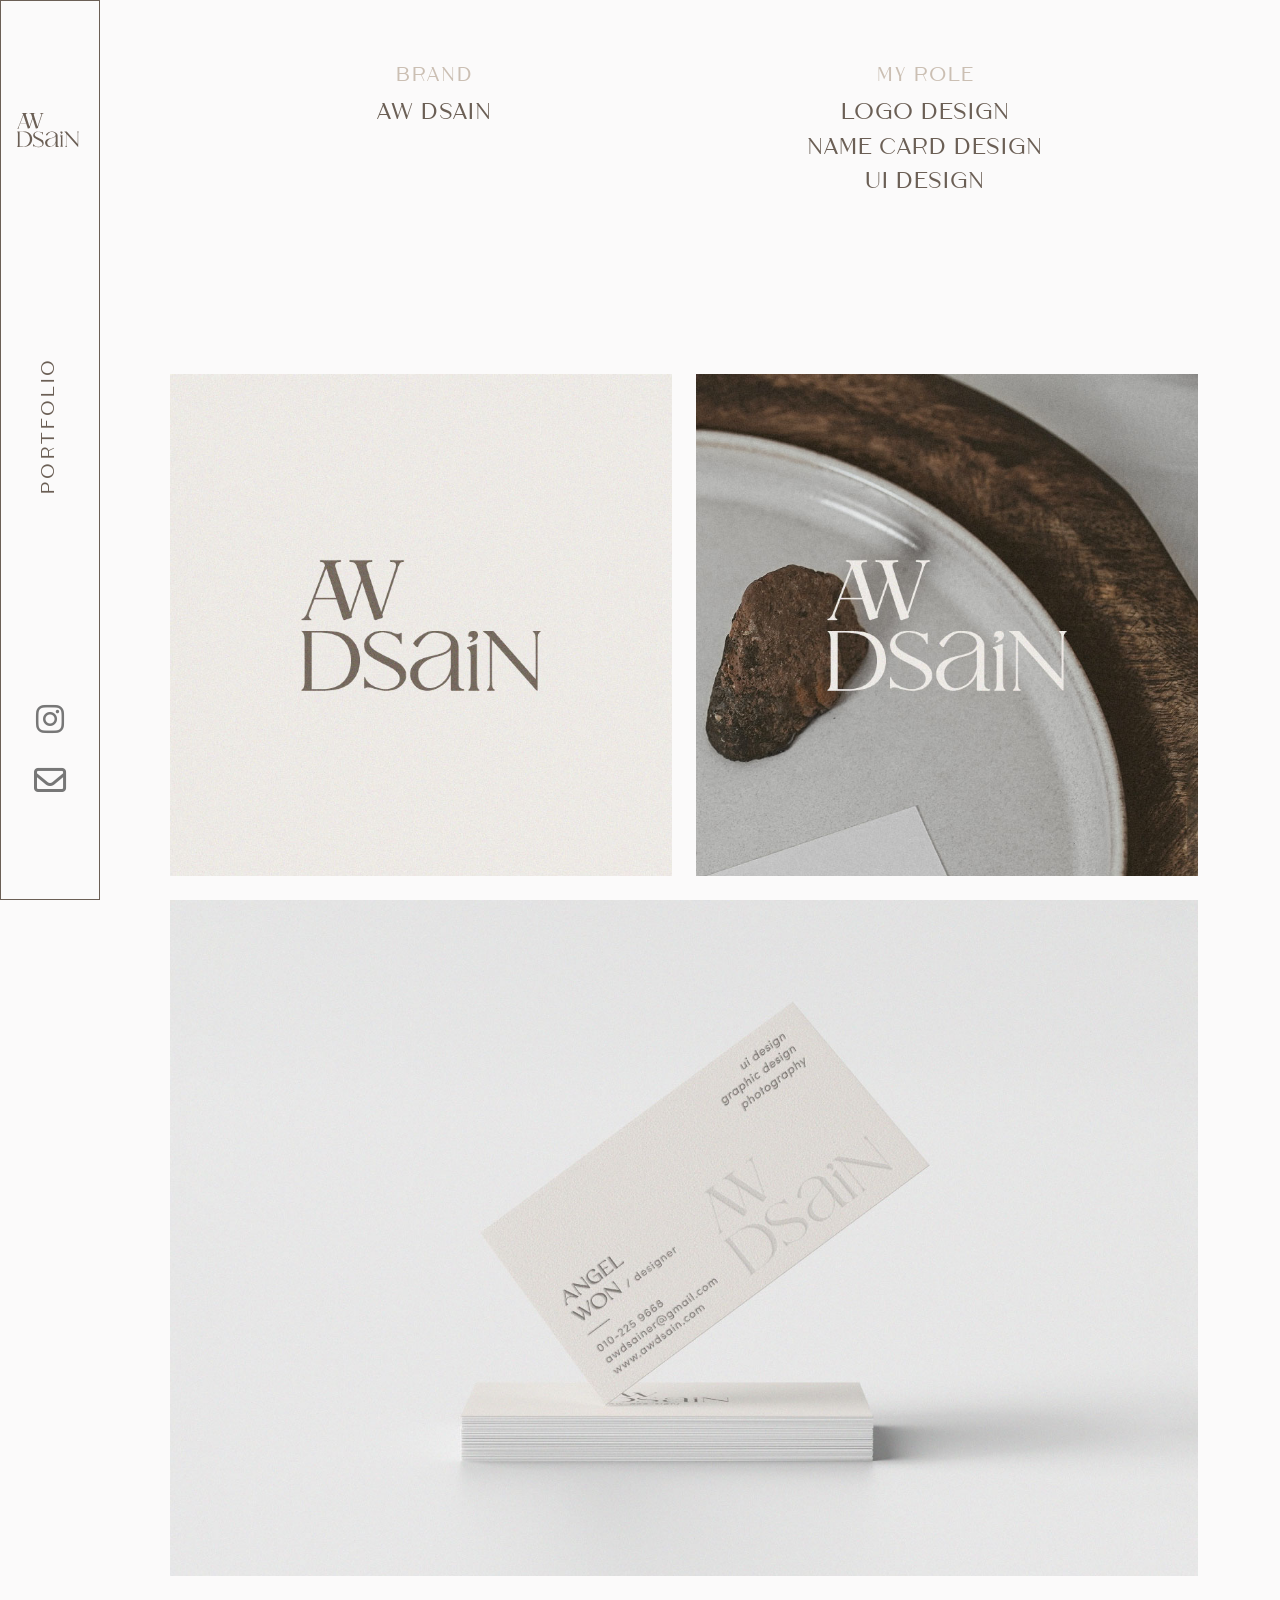
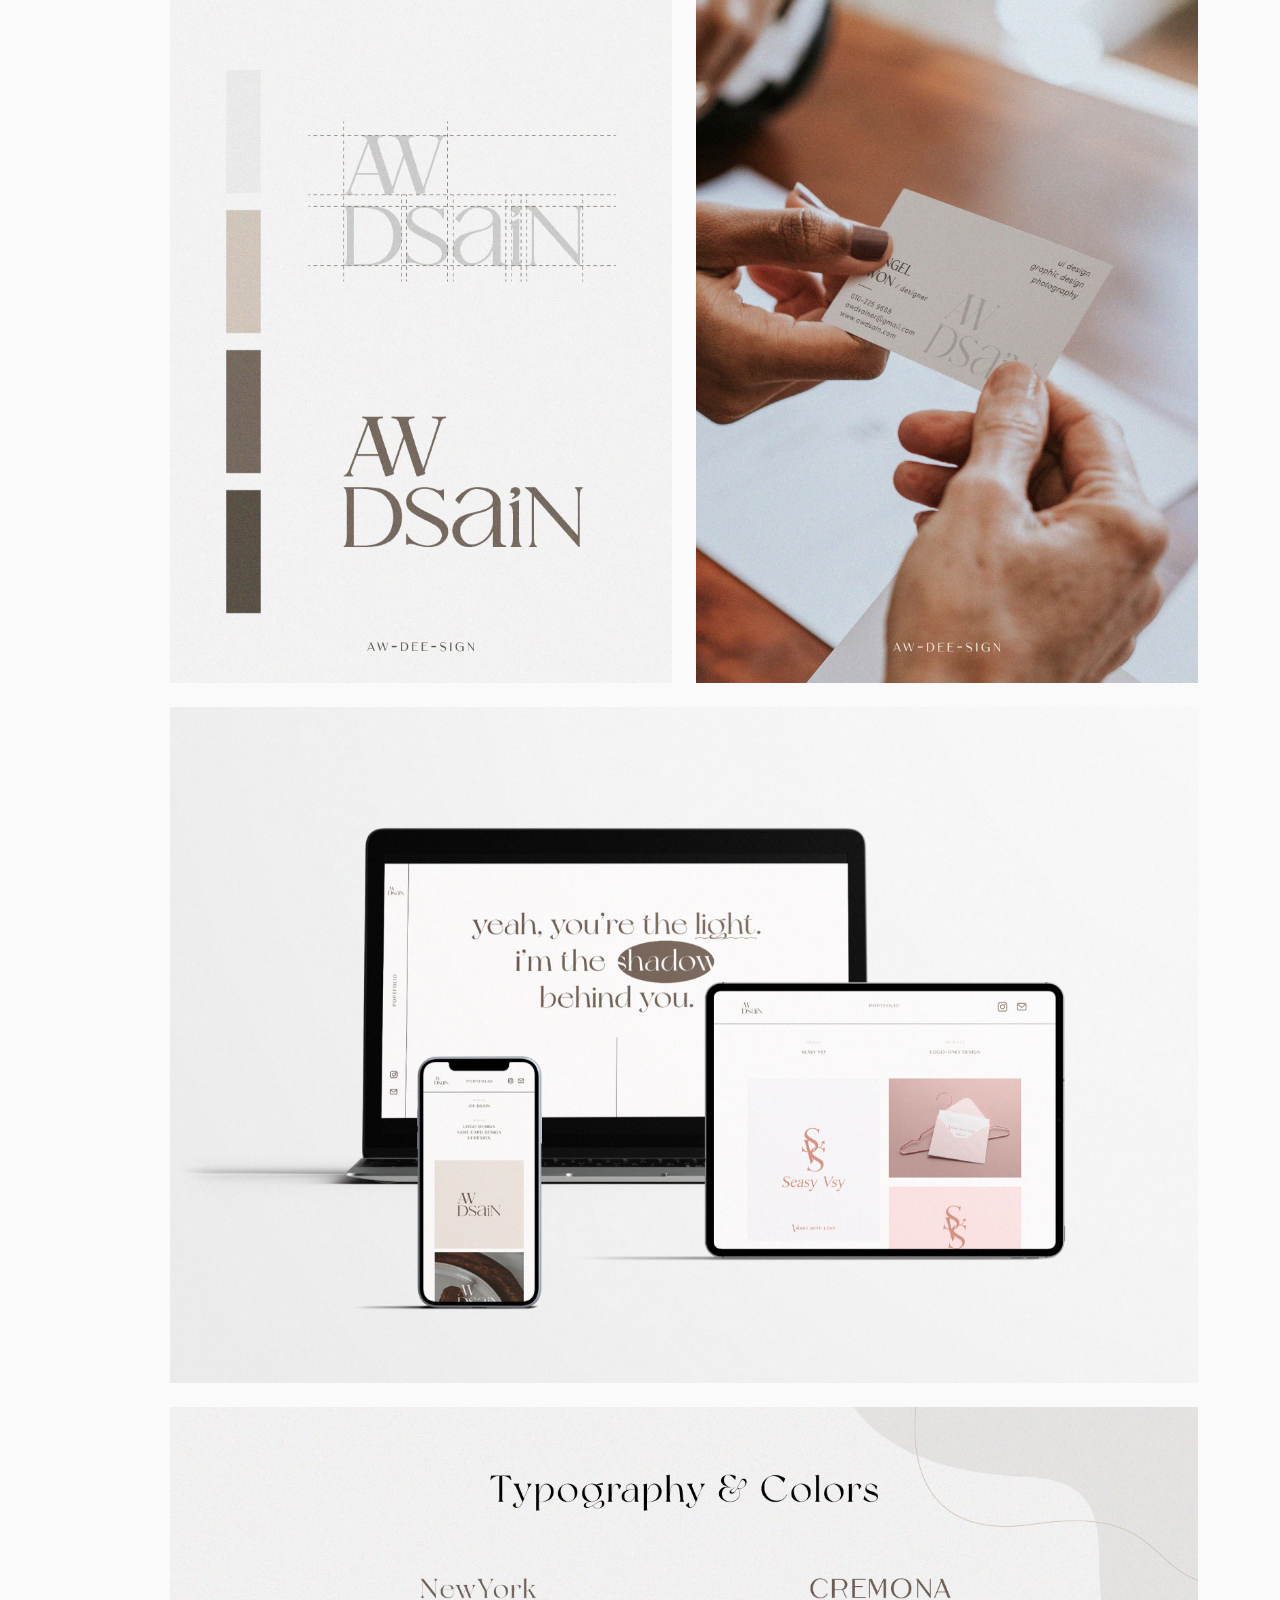
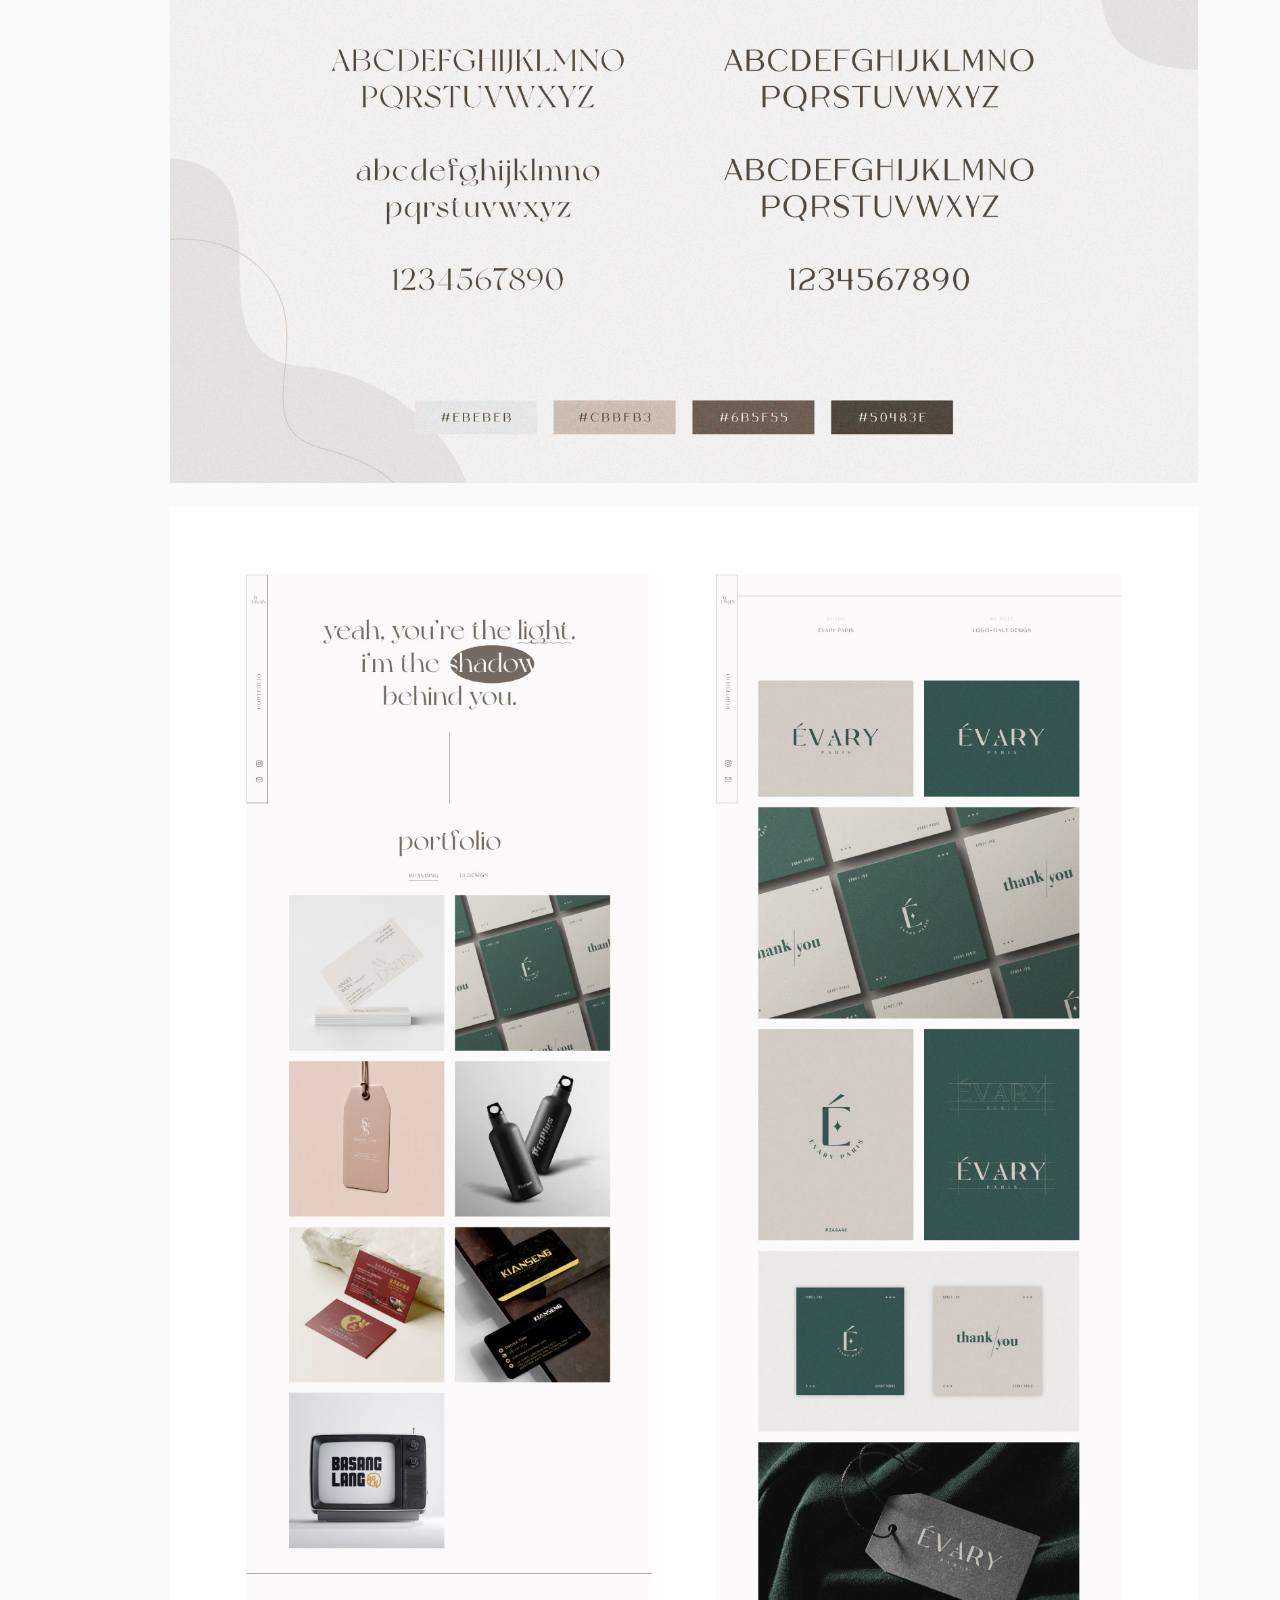
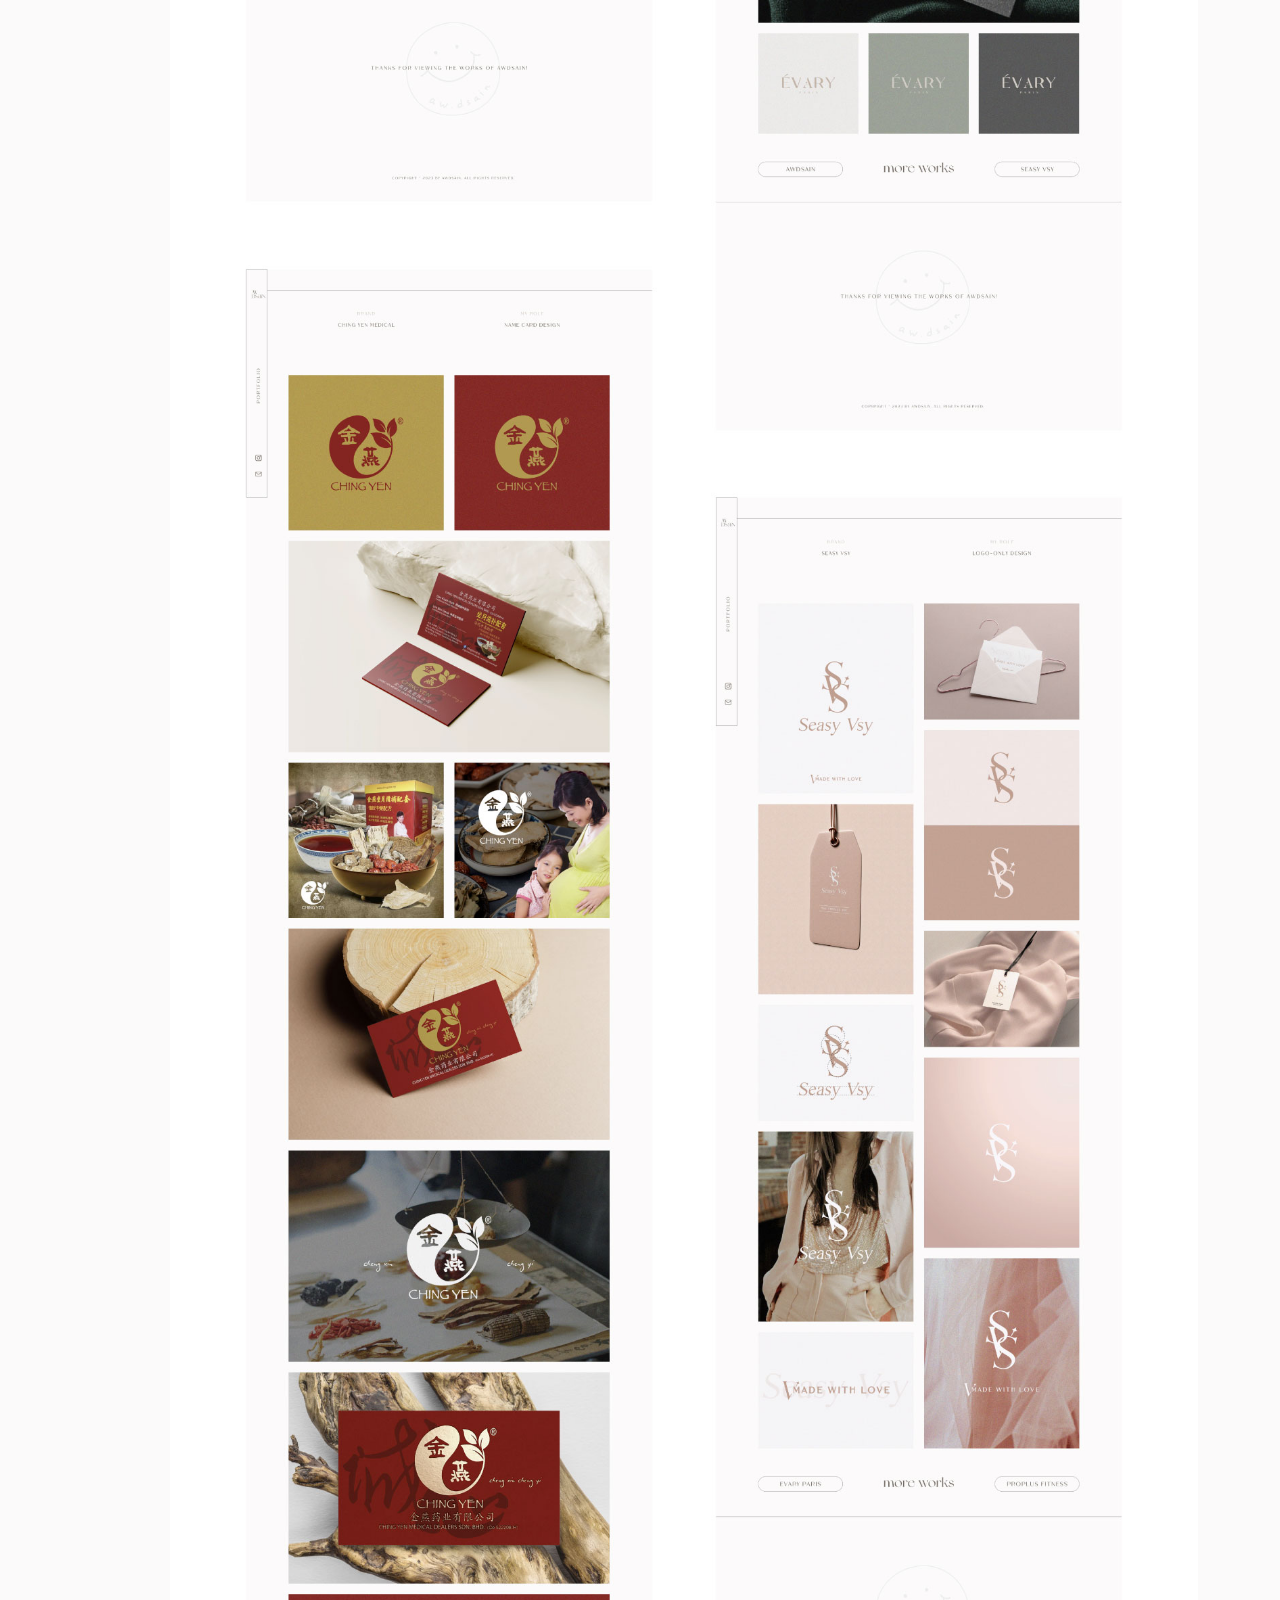
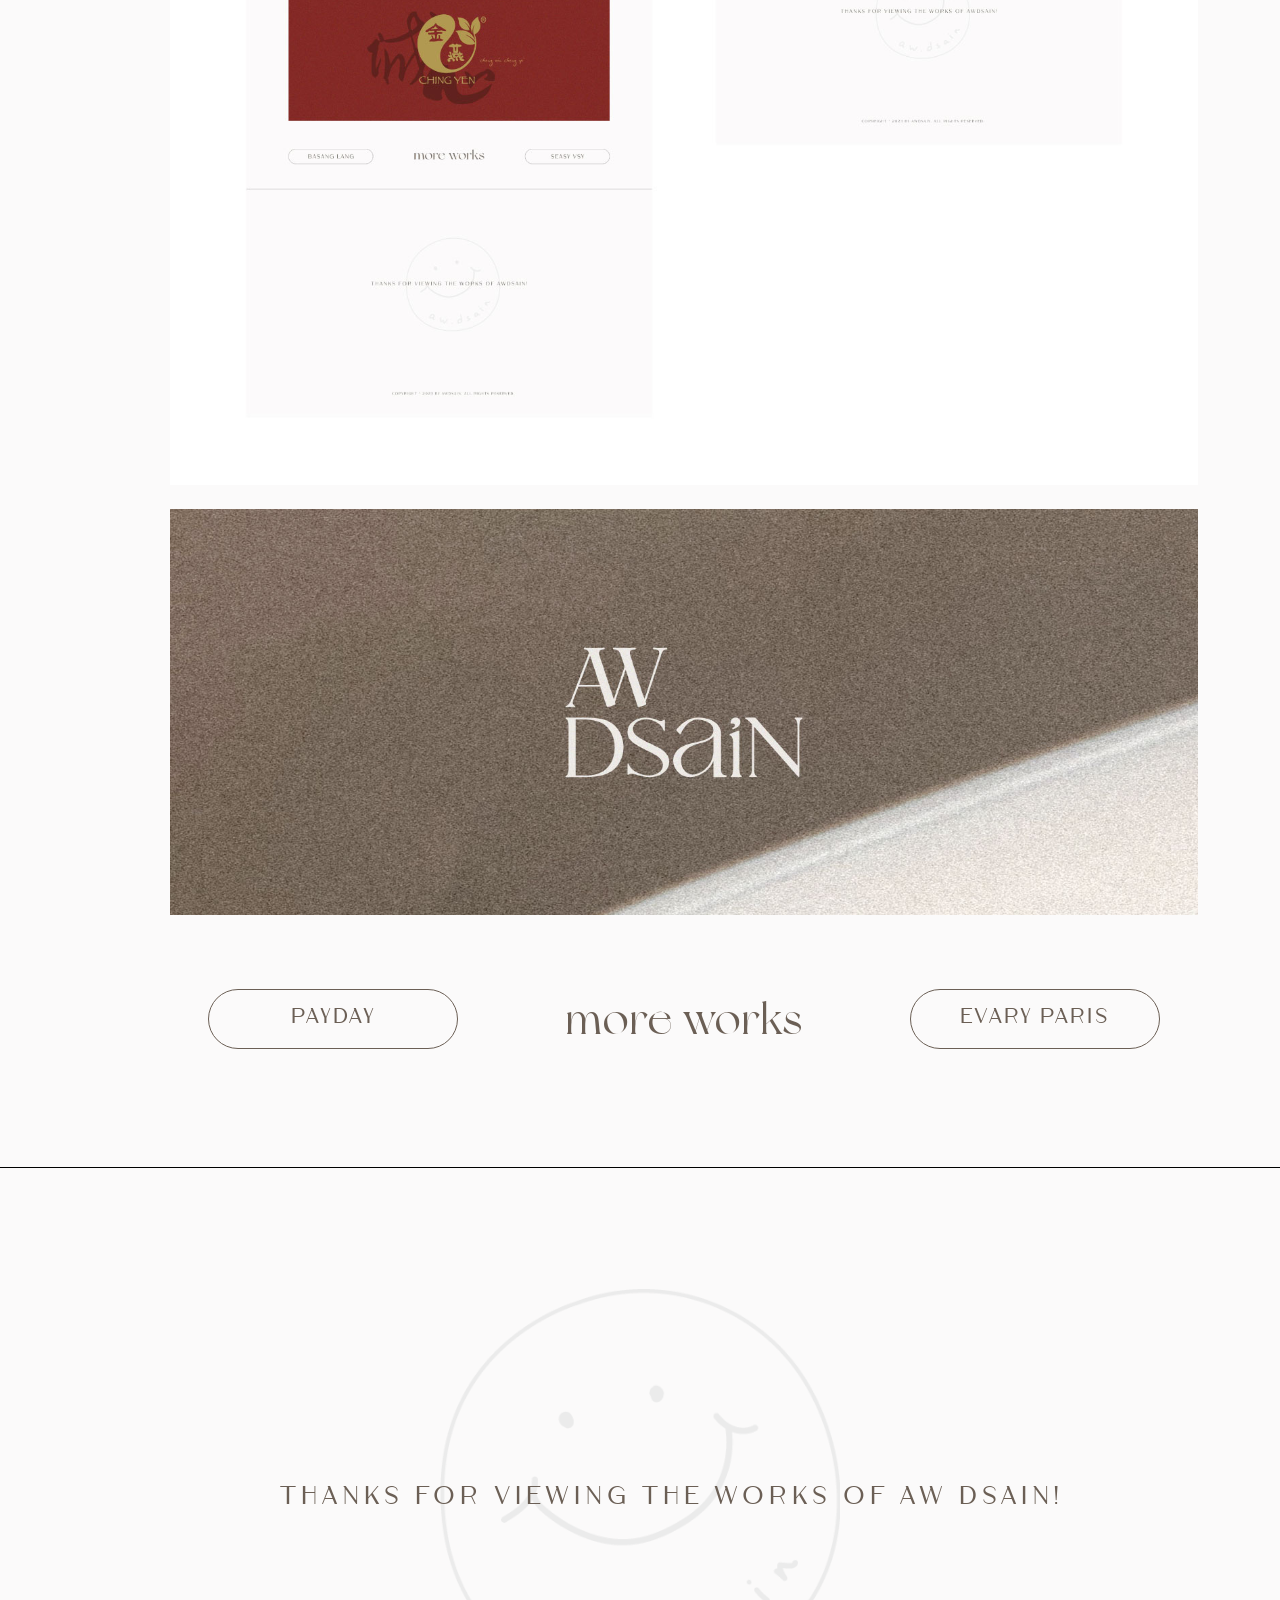
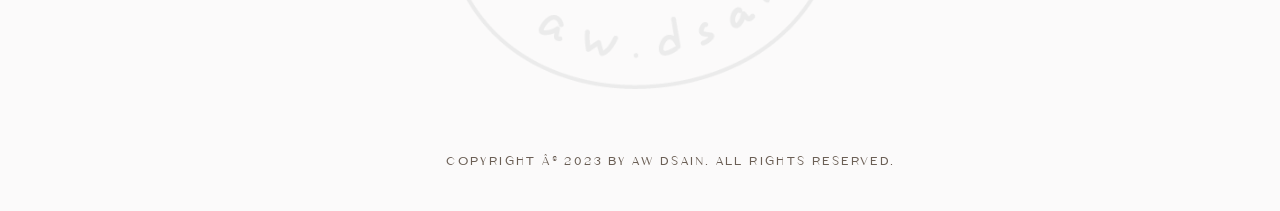
<file: product1.html>
<!DOCTYPE html>
<html lang="en">

<head>
  <meta charset="utf-8">
  <meta content="width=device-width, initial-scale=1.0" name="viewport">

  <title>AW Dsain</title>
  <meta content="" name="description">
  <meta content="" name="keywords">

  <!-- Favicons -->
  <link href="assets/img/footer_img.png" rel="icon">
  <!-- <link href="assets/img/apple-touch-icon.png" rel="apple-touch-icon"> -->

  <!-- Google Fonts -->
  <link href="https://fonts.googleapis.com/css?family=https://fonts.googleapis.com/css?family=Inconsolata:400,500,600,700|Raleway:400,400i,500,500i,600,600i,700,700i" rel="stylesheet">

  <!-- Vendor CSS Files -->
  <link href="assets/vendor/aos/aos.css" rel="stylesheet">
  <link href="assets/vendor/bootstrap/css/bootstrap.min.css" rel="stylesheet">
  <link href="assets/vendor/bootstrap-icons/bootstrap-icons.css" rel="stylesheet">
  <link href="assets/vendor/swiper/swiper-bundle.min.css" rel="stylesheet">

  <!-- Template Main CSS File -->
  <link href="assets/css/style.css" rel="stylesheet">
  <!-- Link to font-awewsome -->
  <link rel="stylesheet" href="https://cdnjs.cloudflare.com/ajax/libs/font-awesome/6.2.1/css/all.min.css" integrity="sha512-MV7K8+y+gLIBoVD59lQIYicR65iaqukzvf/nwasF0nqhPay5w/9lJmVM2hMDcnK1OnMGCdVK+iQrJ7lzPJQd1w==" crossorigin="anonymous" referrerpolicy="no-referrer" />

</head>

<body>

  <!-- ======= Navbar ======= -->
  <nav class="navbar-side-desktop">
<!-- desktop -->
   <div id="mySidenav" class="sidenav">
      <a href="index.html">

<!-- Generator: Adobe Illustrator 26.3.1, SVG Export Plug-In . SVG Version: 6.00 Build 0)  -->
<svg version="1.1" id="Layer_3" xmlns="http://www.w3.org/2000/svg" xmlns:xlink="http://www.w3.org/1999/xlink" x="0px" y="0px"
   viewBox="0 0 64 64" style="enable-background:new 0 0 64 64;" xml:space="preserve">
<g>
  <path class="st0" d="M15.1,37C15.1,37,15.1,37,15.1,37c-0.4-0.6-0.8-1.2-1.3-1.6c-0.5-0.5-1.2-0.9-1.9-1.2
    c-0.4-0.2-0.9-0.3-1.3-0.4c-0.5-0.1-1-0.2-1.5-0.2c-0.5-0.1-1-0.1-1.5-0.1c-0.5,0-1,0-1.4,0H1.2c-0.1,0-0.1,0-0.1,0.1
    c0,0.1,0,0.1,0.1,0.1c0,0,0.1,0.1,0.1,0.1c0,0,0.1,0.1,0.2,0.1c0.3,0.3,0.4,1,0.4,2.1v10.4c0,0.3,0,0.6,0,0.8
    c0,0.2-0.1,0.4-0.1,0.6c0,0.1-0.1,0.3-0.1,0.3c0,0.1-0.1,0.2-0.1,0.2c-0.1,0.1-0.1,0.2-0.2,0.2c-0.1,0.1-0.2,0.1-0.2,0.2
    c0,0-0.1,0.1,0,0.1c0,0.1,0.1,0.1,0.1,0.1h4.9c0.7,0,1.4,0,2.1-0.1c0.7-0.1,1.4-0.2,2.1-0.3c0.7-0.2,1.4-0.4,2-0.7
    c0.6-0.3,1.2-0.7,1.7-1.3c1.4-1.4,2.1-3.3,2.1-5.4c0-0.7-0.1-1.4-0.3-2.1C15.7,38.3,15.4,37.6,15.1,37z M3.6,33.8
    c0.7,0,1.4,0,2.1,0c0.8,0,1.5,0.1,2.2,0.2c0.7,0.1,1.4,0.3,2.1,0.6c0.7,0.3,1.2,0.6,1.8,1.2c1.4,1.3,2.1,3.2,2.1,5.5
    c0,2.3-0.7,4.1-2.1,5.4c-0.6,0.5-1.1,0.9-1.8,1.2c-0.6,0.3-1.3,0.4-2,0.5c-0.7,0.1-1.4,0.1-2.2,0.1c-0.7,0-1.5,0-2.2,0V33.8z"/>
  <path class="st0" d="M26.4,41.9C26.4,41.9,26.4,41.9,26.4,41.9c-0.3-0.2-0.7-0.4-1.3-0.7c-0.5-0.3-1.2-0.6-2-1
    c-2-1-3.3-1.8-3.8-2.3c-0.4-0.4-0.6-0.9-0.6-1.5c0-0.4,0.1-0.8,0.3-1.1c0.2-0.3,0.4-0.6,0.8-0.8c0.3-0.2,0.7-0.4,1.1-0.5
    c0.8-0.2,1.7-0.2,2.5,0c0.4,0.1,0.8,0.2,1.2,0.4c0.4,0.2,0.7,0.4,1,0.6c0.3,0.2,0.6,0.5,0.8,0.9c0.1,0.1,0.2,0.3,0.2,0.4
    c0.1,0.1,0.1,0.3,0.2,0.5c0,0.1,0.1,0.1,0.1,0.1c0.1,0,0.1-0.1,0.1-0.1v-2.6c0-0.1,0-0.1-0.1-0.1c0,0-0.1,0-0.1,0l0,0
    c-0.2,0.2-0.5,0.3-0.8,0.3c-0.3,0-0.7-0.1-1.2-0.3c-1.7-0.6-3.2-0.7-4.6-0.3c-0.6,0.2-1.1,0.4-1.5,0.7c-0.4,0.3-0.8,0.7-1.1,1.2
    c-0.3,0.5-0.4,1-0.4,1.6c0,0.7,0.2,1.2,0.5,1.7c0.3,0.5,0.8,0.9,1.3,1.3c0.3,0.2,0.7,0.5,1.2,0.8c0.5,0.3,1.2,0.6,1.9,1
    c0.7,0.4,1.3,0.7,1.8,0.9c0.4,0.2,0.8,0.4,0.9,0.6c0.4,0.3,0.8,0.6,1.1,1.1c0.3,0.4,0.5,0.9,0.5,1.3c0,0.5-0.1,0.9-0.3,1.2
    c-0.2,0.3-0.5,0.6-0.8,0.9c-0.3,0.2-0.7,0.4-1.2,0.5c-0.5,0.1-0.9,0.2-1.4,0.2c-0.4,0-0.8,0-1.3-0.1c-0.5-0.1-0.9-0.2-1.3-0.4
    c-0.4-0.2-0.8-0.4-1.2-0.6c-0.4-0.3-0.7-0.5-0.9-0.7c-0.3-0.3-0.4-0.7-0.6-1c0,0,0-0.1-0.1-0.1c0-0.1-0.1-0.1-0.1-0.1
    c-0.1,0-0.1,0.1-0.1,0.1v2.6c0,0.1,0.1,0.1,0.1,0.1c0,0,0.1,0,0.1-0.1c0,0,0.1,0,0.1-0.1l0,0c0.2-0.1,0.3-0.1,0.4-0.1
    c0.2,0,0.4,0,0.5,0l0,0c0.2,0,0.4,0.1,0.7,0.1c0.1,0,0.2,0.1,0.3,0.1c0,0,0.1,0,0.1,0c0.1,0,0.2,0.1,0.3,0.1c0.5,0.1,1,0.3,1.4,0.4
    c0.4,0.1,1,0.2,1.5,0.2c1.5,0,2.7-0.4,3.7-1.2c1-0.8,1.4-1.7,1.4-2.8c0-0.6-0.2-1.2-0.5-1.7C27.3,42.7,26.9,42.3,26.4,41.9z"/>
  <path class="st0" d="M63,33.5c0-0.1-0.1-0.1-0.1-0.1h-1.7c-0.1,0-0.1,0-0.1,0.1c0,0.1,0,0.1,0,0.1c0,0,0.1,0.1,0.1,0.1
    c0,0,0.1,0.1,0.1,0.1c0.1,0.2,0.3,0.4,0.3,0.7c0.1,0.3,0.1,0.8,0.1,1.3V46l-11-12.6c0,0-0.1,0-0.1,0h-2.4c-0.1,0-0.1,0-0.1,0.1
    c0,0.1,0,0.1,0.1,0.1c0.2,0.1,0.3,0.2,0.5,0.3c0.3,0.2,0.7,0.6,1.2,1.1l0.1,0.1v11.3c0,1-0.1,1.6-0.3,1.9c0,0.1-0.1,0.1-0.2,0.2
    c-0.1,0.1-0.1,0.1-0.2,0.2c0,0-0.1,0.1,0,0.1c0,0.1,0.1,0.1,0.1,0.1H51c0.1,0,0.1,0,0.1-0.1c0-0.1,0-0.1-0.1-0.1c0,0-0.1,0-0.1-0.1
    c0,0-0.1-0.1-0.2-0.1c-0.3-0.3-0.4-1-0.4-2V35.7L62,48.9c0,0,0.1,0,0.1,0c0,0,0,0,0,0c0.1,0,0.1-0.1,0.1-0.1V35.9
    c0-0.5,0-0.9,0.1-1.2c0.1-0.3,0.1-0.5,0.2-0.7c0.1-0.1,0.1-0.1,0.2-0.2c0.1-0.1,0.1-0.1,0.2-0.2C63,33.6,63,33.5,63,33.5z"/>
  <path class="st0" d="M42.9,48.5c-0.1,0-1.3,0-1.3-1.3v-9.8c0-0.1,0-1.1-0.8-2c-1.5-1.9-4.3-2-5.4-2c-1.7,0-3.2,1-3.9,1.6
    c-0.4,0.3-0.9,0.8-1.5,1.5l0,0c0,0,0,0,0,0c-0.1,0.1,0,0.2,0,0.3l0.7,0.8c0.1,0.1,0.1,0.1,0.2,0.1c0.1,0,0.1-0.1,0.2-0.1
    c0,0,0.4-0.9,1.1-1.8c1-1.2,2-1.8,3.1-1.8c1.5,0,4.3,0.6,4.3,2.8c0,2.1-2.4,2.7-4.2,3.1c-0.2,0-0.3,0.1-0.5,0.1
    c-1.2,0.3-2.4,0.6-3.4,1.1c-2.3,1.2-2.8,3.4-2.2,5c0.6,1.8,2.2,2.9,4.2,2.9c0.7,0,1.3-0.1,1.9-0.4c2.2-0.9,3.5-2.1,4.2-3.9v4.1
    c0,0.1,0.1,0.2,0.2,0.2h2.9c0.2,0,0.3-0.1,0.3-0.2C43.2,48.6,43,48.5,42.9,48.5z M31.2,44.6c0-2.4,2.6-3.9,4.3-4.3l0.3-0.1
    c1.3-0.3,3.1-0.8,3.9-2v4.5c0,0,0,1-0.6,2.2c-1.1,2.2-3.3,3.4-4.8,3.4C32.5,48.3,31.2,46.7,31.2,44.6z"/>
  <path class="st0" d="M46.6,48.2c0-0.2-0.2-1.2-0.2-1.7v-9.5c0-0.1-0.1-0.1-0.1-0.1h0c0,0,0,0,0,0L44,37.7c-0.1,0-0.1,0.1-0.1,0.1
    c0,0.1,0,0.1,0.1,0.1c0.2,0.1,0.4,0.2,0.5,0.3c0.1,0.2,0.2,0.4,0.3,0.6c0,0.2,0.1,0.5,0.1,1c0,0.5,0,1,0,1.7v4.8
    c0,0.4,0,0.8-0.1,1.2c0,0.4-0.2,0.7-0.5,1c0,0,0,0.1,0,0.1c0,0,0.1,0.1,0.1,0.1H47c0.1,0,0.1,0,0.1-0.1c0-0.1,0-0.1,0-0.1
    C46.9,48.6,46.8,48.4,46.6,48.2z"/>
  <path class="st0" d="M44.3,34.9c0,0,0.1,0,0.1,0c0.3-0.1,0.6,0,0.8,0.1c0.1,0.1,0.2,0.2,0.2,0.3c0,0.2-0.2,0.5-0.7,0.8
    c-0.1,0-0.1,0.1-0.1,0.2c0,0.1,0.1,0.1,0.1,0.1c0,0,0,0,0,0c1.4-0.4,1.9-1.2,1.9-1.9c0-0.7-0.5-1.1-1.2-1.1c-0.4,0-0.7,0.1-1,0.4
    C44.3,34.1,44.2,34.4,44.3,34.9C44.3,34.9,44.3,34.9,44.3,34.9z"/>
  <path class="st0" d="M20.2,30.6c0.1,0,0.1,0,0.2,0l1.5-0.6c0.1,0,0.2-0.2,0.2-0.3c0-0.1,0-0.1,0-0.2L22,29.4c0,0,0-0.1,0-0.2
    c0,0,0-0.1,0-0.2l3.9-11.8c0.2-0.7,0.4-1.1,0.6-1.4c0.2-0.2,0.5-0.4,0.8-0.4c0.2,0,0.2-0.1,0.2-0.2c0-0.1-0.1-0.2-0.2-0.2
    c0,0,0,0,0,0c-0.4,0-0.7,0.1-0.9,0.1h-0.9c-0.3,0-0.7,0-1.3-0.1c-0.2,0-0.3,0.1-0.3,0.2c0,0.1,0,0.1,0,0.1c0.1,0.1,0.2,0.1,0.2,0.1
    c1.2,0,1.3,0.5,1.3,0.9c0,0.2,0,0.4-0.1,0.7l-3.7,11.4c0,0,0,0,0,0c-0.5-1.1-2.4-7.2-3.7-11.4c-0.1-0.3-0.1-0.5-0.1-0.7
    c0-0.3,0.1-0.6,0.3-0.7c0.2-0.2,0.6-0.2,1-0.3c0.1,0,0.2,0,0.2-0.1c0,0,0.1-0.1,0-0.1c0,0,0-0.2-0.3-0.2c0,0,0,0,0,0
    c-0.5,0-0.9,0.1-1.2,0.1h-2.9c-0.3,0-0.7,0-1.2-0.1c-0.2,0-0.3,0.1-0.3,0.2c0,0.1,0,0.1,0,0.2c0.1,0.1,0.2,0.1,0.2,0.1
    c0.5,0,0.9,0.2,1.2,0.4c0.3,0.2,0.5,0.7,0.7,1.4l0.7,2.3c0,0,0,0,0,0.1c0.1,0.3,0.1,0.4,0.1,0.5c0,0.1,0,0.2-0.1,0.4l-2.7,8.1
    L9.9,17.2c-0.1-0.3-0.1-0.5-0.1-0.7c0-0.6,0.4-0.9,1.3-1c0,0,0.1,0,0.2-0.1c0,0,0.1-0.1,0-0.2c0-0.1-0.1-0.2-0.3-0.2c0,0,0,0,0,0
    c-0.5,0-0.9,0.1-1.2,0.1H7c-0.2,0-0.5,0-0.9-0.1c-0.2,0-0.2,0.1-0.2,0.2c0,0.1,0.1,0.2,0.2,0.2c0,0,0,0,0,0c0.3,0,0.6,0.2,0.8,0.4
    C6.9,16,7,16.2,7.2,16.4c-0.3,0.8-4.3,11.5-4.6,12.2c0,0.1-0.1,0.1-0.1,0.2c-0.2,0.4-0.3,0.8-0.6,1.1c-0.3,0.3-0.5,0.4-0.6,0.4
    l-0.1,0C1,30.4,1,30.4,1,30.5c0,0.1,0.1,0.1,0.1,0.1h2.2c0.1,0,0.1,0,0.1-0.1c0-0.1,0-0.1-0.1-0.1l-0.1,0C3.1,30.2,3,30,2.9,29.9
    c-0.1-0.2-0.1-0.3-0.1-0.4c0-0.2,0-0.4,0.1-0.6c0.1-0.2,0.9-2.4,1.4-3.6h5.8l1.7,5.1c0,0.2,0.2,0.2,0.3,0.2c0.1,0,0.1,0,0.2,0
    l1.5-0.6c0.1,0,0.2-0.1,0.2-0.3c0,0,0-0.1,0-0.2c0,0,0,0,0,0l-0.1-0.1c0.1-0.5,1.7-5.2,2.8-8.6l3.1,9.6
    C19.9,30.5,20,30.6,20.2,30.6z M4.5,24.9l2.9-7.7c0,0.1,0,0.1,0.1,0.2l2.5,7.6H4.5z M27.3,15.2L27.3,15.2L27.3,15.2L27.3,15.2z"/>
</g>
</svg>

      </a>
        <!-- <a class="navbar-brand" href="index.html" style="color: #6B5F55;">Aw<span class="navbar-brand" style="display: block;">DSaiN</span></a> -->
        <a class="navbar-font" href="index.html">Portfolio</a>
        <div class="navbar-deks-icon">
            <a href="https://www.instagram.com/awdsain/" target="_blank" i class="fa-brands fa-instagram fa-2xl" style="padding: 30px 10px;"></i></a>
            
            <a href="mailto: awdsainer@gmail.com" i class="fa-regular fa-2xl fa-envelope" style="padding: 30px 8px;"></i></a>
          </div>  
    </div>

  </nav> 
<!-- mobile -->
  <nav class="navbar navbar-light custom-navbar">
    <div class="container col-12">
      <a href="index.html">

<!-- Generator: Adobe Illustrator 26.3.1, SVG Export Plug-In . SVG Version: 6.00 Build 0)  -->
<svg version="1.1" id="Layer_2" xmlns="http://www.w3.org/2000/svg" xmlns:xlink="http://www.w3.org/1999/xlink" x="0px" y="0px"
   viewBox="0 0 70 70" style="enable-background:new 0 0 70 70;" xml:space="preserve">

<g>
  <path class="st0" d="M16.2,40.6C16.2,40.6,16.2,40.6,16.2,40.6c-0.4-0.7-0.9-1.3-1.5-1.8c-0.6-0.5-1.3-1-2.1-1.3
    c-0.5-0.2-1-0.3-1.5-0.5c-0.5-0.1-1.1-0.2-1.6-0.3c-0.6-0.1-1.1-0.1-1.7-0.1c-0.5,0-1.1,0-1.6,0H0.8c-0.1,0-0.1,0-0.1,0.1
    c0,0.1,0,0.1,0.1,0.2c0.1,0,0.1,0.1,0.2,0.1C0.9,37,1,37,1.1,37.1c0.3,0.4,0.5,1.1,0.5,2.3v11.5c0,0.4,0,0.7,0,0.9
    c0,0.2-0.1,0.5-0.1,0.6c0,0.2-0.1,0.3-0.1,0.4c0,0.1-0.1,0.2-0.1,0.2C1.1,53.2,1,53.2,1,53.3c-0.1,0.1-0.2,0.1-0.3,0.2
    c0,0-0.1,0.1,0,0.2c0,0.1,0.1,0.1,0.1,0.1h5.5c0.8,0,1.6,0,2.4-0.1c0.8-0.1,1.6-0.2,2.3-0.4c0.8-0.2,1.5-0.5,2.2-0.8
    c0.7-0.3,1.3-0.8,1.9-1.4c1.5-1.6,2.3-3.6,2.3-6c0-0.8-0.1-1.6-0.3-2.3C16.9,42,16.6,41.2,16.2,40.6z M3.5,37c0.8,0,1.6,0,2.4,0
    c0.8,0,1.7,0.1,2.5,0.2c0.8,0.1,1.6,0.3,2.3,0.6c0.7,0.3,1.4,0.7,1.9,1.3c1.5,1.5,2.3,3.5,2.3,6.1c0,2.5-0.8,4.5-2.3,6
    c-0.6,0.6-1.3,1-2,1.3c-0.7,0.3-1.4,0.5-2.2,0.6c-0.8,0.1-1.6,0.2-2.4,0.1c-0.8,0-1.6,0-2.5,0V37z"/>
  <path class="st0" d="M28.8,46C28.8,46,28.8,46,28.8,46c-0.3-0.2-0.8-0.5-1.4-0.8c-0.6-0.3-1.4-0.7-2.2-1.1
    c-2.2-1.1-3.7-1.9-4.3-2.6c-0.5-0.5-0.7-1-0.7-1.6c0-0.4,0.1-0.8,0.3-1.2c0.2-0.4,0.5-0.7,0.8-0.9c0.3-0.2,0.7-0.4,1.2-0.6
    c0.9-0.3,1.8-0.2,2.8,0c0.5,0.1,0.9,0.3,1.3,0.5c0.4,0.2,0.8,0.4,1.2,0.7c0.3,0.3,0.6,0.6,0.9,0.9c0.1,0.1,0.2,0.3,0.3,0.5
    c0.1,0.2,0.2,0.3,0.2,0.5c0,0.1,0.1,0.1,0.2,0.1c0.1,0,0.1-0.1,0.1-0.1v-2.9c0-0.1,0-0.1-0.1-0.1c-0.1,0-0.1,0-0.2,0l0,0
    c-0.2,0.2-0.5,0.3-0.8,0.3c-0.3,0-0.7-0.1-1.3-0.3c-1.8-0.7-3.5-0.8-5.1-0.3c-0.6,0.2-1.2,0.5-1.7,0.8c-0.5,0.4-0.9,0.8-1.2,1.3
    c-0.3,0.5-0.4,1.1-0.4,1.7c0,0.7,0.2,1.4,0.5,1.9c0.4,0.5,0.8,1,1.5,1.4c0.3,0.2,0.8,0.5,1.4,0.8c0.6,0.3,1.3,0.7,2.1,1.1
    c0.8,0.4,1.5,0.8,2,1c0.5,0.3,0.8,0.5,1,0.6c0.5,0.3,0.9,0.7,1.2,1.2c0.3,0.5,0.5,1,0.5,1.5c0,0.5-0.1,0.9-0.3,1.3
    c-0.2,0.4-0.5,0.7-0.9,0.9c-0.4,0.3-0.8,0.5-1.3,0.6c-0.5,0.1-1,0.2-1.5,0.2c-0.4,0-0.9-0.1-1.4-0.2c-0.5-0.1-1-0.2-1.5-0.4
    c-0.5-0.2-0.9-0.4-1.3-0.7c-0.4-0.3-0.7-0.6-1-0.8c-0.3-0.3-0.5-0.7-0.6-1.1c0,0,0-0.1-0.1-0.1c0-0.1-0.1-0.1-0.2-0.1
    c-0.1,0-0.1,0.1-0.1,0.1V53c0,0.1,0.1,0.1,0.1,0.1c0,0,0.1,0,0.1-0.1c0,0,0.1,0,0.1-0.1l0,0c0.2-0.1,0.3-0.1,0.5-0.2
    c0.2,0,0.4,0,0.6,0l0,0c0.2,0,0.5,0.1,0.8,0.2c0.1,0,0.2,0.1,0.3,0.1c0,0,0.1,0,0.1,0c0.1,0,0.2,0.1,0.3,0.1
    c0.6,0.2,1.1,0.3,1.6,0.4c0.5,0.1,1.1,0.2,1.7,0.2c1.7,0,3-0.4,4.1-1.3c1.1-0.9,1.6-1.9,1.6-3.1c0-0.7-0.2-1.3-0.5-1.9
    C29.8,46.9,29.3,46.4,28.8,46z"/>
  <path class="st0" d="M69.4,36.7c0-0.1-0.1-0.1-0.1-0.1h-1.9c-0.1,0-0.1,0-0.1,0.1c0,0.1,0,0.1,0,0.2c0,0,0.1,0.1,0.2,0.1
    c0.1,0,0.1,0.1,0.1,0.1c0.2,0.2,0.3,0.4,0.4,0.8c0.1,0.4,0.1,0.9,0.1,1.5v11.2L55.7,36.6c0,0-0.1,0-0.1,0h-2.7
    c-0.1,0-0.1,0-0.1,0.1c0,0.1,0,0.1,0.1,0.2c0.2,0.1,0.4,0.2,0.5,0.3c0.3,0.2,0.8,0.6,1.3,1.2l0.1,0.1V51c0,1.1-0.1,1.8-0.4,2.1
    c-0.1,0.1-0.1,0.1-0.2,0.2c-0.1,0.1-0.2,0.1-0.2,0.2c0,0-0.1,0.1,0,0.2c0,0.1,0.1,0.1,0.1,0.1H56c0.1,0,0.1-0.1,0.1-0.1
    c0-0.1,0-0.1-0.1-0.2c-0.1,0-0.1,0-0.1-0.1c0-0.1-0.1-0.1-0.2-0.2c-0.3-0.3-0.4-1.1-0.4-2.2V39.1l12.9,14.7c0,0,0.1,0,0.1,0
    c0,0,0,0,0.1,0c0.1,0,0.1-0.1,0.1-0.1V39.3c0-0.6,0-1,0.1-1.4c0.1-0.3,0.2-0.6,0.3-0.7c0.1-0.1,0.1-0.2,0.2-0.2
    c0.1-0.1,0.1-0.1,0.2-0.2C69.3,36.8,69.4,36.7,69.4,36.7z"/>
  <path class="st0" d="M47.1,53.3c-0.1,0-1.4,0-1.4-1.4V41c0-0.1,0-1.2-0.9-2.2c-1.6-2.1-4.8-2.2-6-2.2c-1.9,0-3.5,1.1-4.3,1.8
    c-0.4,0.3-1,0.9-1.6,1.6l0,0c0,0,0,0,0,0c-0.1,0.1,0,0.3,0,0.3l0.8,0.8c0.1,0.1,0.1,0.1,0.2,0.1c0.1,0,0.2-0.1,0.2-0.2
    c0,0,0.4-1,1.2-2c1.1-1.3,2.2-2,3.5-2c1.7,0,4.8,0.7,4.8,3.1c0,2.3-2.7,3-4.6,3.4c-0.2,0-0.3,0.1-0.5,0.1c-1.3,0.3-2.7,0.6-3.8,1.2
    c-2.6,1.3-3.1,3.7-2.4,5.6c0.7,2,2.5,3.3,4.6,3.3c0.7,0,1.4-0.1,2.1-0.4c2.4-1,3.8-2.3,4.6-4.4v4.5c0,0.1,0.1,0.3,0.3,0.3h3.3
    c0.2,0,0.3-0.1,0.3-0.3C47.4,53.4,47.2,53.3,47.1,53.3z M34.1,48.9c0-2.6,2.8-4.3,4.7-4.8l0.3-0.1c1.5-0.4,3.4-0.9,4.3-2.2v4.9
    c0,0,0,1.1-0.7,2.4c-1.2,2.5-3.6,3.8-5.3,3.8C35.6,53.1,34.1,51.3,34.1,48.9z"/>
  <path class="st0" d="M51.2,52.9c0-0.2-0.2-1.3-0.2-1.9V40.5c0-0.1-0.1-0.1-0.1-0.1h0c0,0,0,0-0.1,0l-2.5,1c-0.1,0-0.1,0.1-0.1,0.1
    c0,0.1,0,0.1,0.1,0.1c0.3,0.1,0.4,0.2,0.6,0.4c0.1,0.2,0.2,0.4,0.3,0.7c0,0.2,0.1,0.6,0.1,1.1c0,0.5,0,1.1,0,1.9v5.3
    c0,0.4,0,0.9-0.1,1.3c-0.1,0.4-0.2,0.8-0.5,1.1c0,0-0.1,0.1,0,0.2c0,0.1,0.1,0.1,0.1,0.1h2.8c0.1,0,0.1,0,0.1-0.1
    c0-0.1,0-0.1,0-0.2C51.5,53.4,51.4,53.2,51.2,52.9z"/>
  <path class="st0" d="M48.7,38.2c0,0,0.1,0,0.1,0c0.3-0.1,0.6,0,0.8,0.1c0.1,0.1,0.2,0.2,0.2,0.4c0,0.2-0.2,0.6-0.7,0.8
    c-0.1,0-0.1,0.1-0.1,0.2c0,0.1,0.1,0.1,0.1,0.1c0,0,0,0,0,0c1.6-0.4,2.1-1.4,2.1-2.1c0-0.7-0.6-1.3-1.3-1.3c-0.4,0-0.8,0.2-1.1,0.4
    c-0.3,0.3-0.4,0.7-0.3,1.1C48.6,38.2,48.6,38.2,48.7,38.2z"/>
  <path class="st0" d="M21.9,33.5c0.1,0,0.1,0,0.2,0l1.7-0.6c0.2-0.1,0.2-0.2,0.2-0.3c0-0.1,0-0.2,0-0.2l-0.1-0.2c0,0,0-0.1,0-0.2
    c0,0,0-0.1,0-0.2l4.3-13.1c0.2-0.8,0.5-1.3,0.7-1.5c0.2-0.3,0.5-0.4,0.9-0.4c0.2,0,0.3-0.1,0.3-0.2c0-0.1-0.1-0.2-0.3-0.2
    c0,0,0,0,0,0c-0.5,0-0.8,0.1-1,0.1h-1c-0.3,0-0.8,0-1.5-0.1c-0.2,0-0.3,0.2-0.3,0.2c0,0.1,0,0.1,0,0.2c0.1,0.1,0.2,0.1,0.2,0.1
    c1.3,0.1,1.5,0.5,1.5,1c0,0.2,0,0.5-0.1,0.8l-4.1,12.7c0,0,0,0,0,0c-0.5-1.2-2.7-8-4.1-12.6c-0.1-0.3-0.2-0.6-0.2-0.8
    c0-0.4,0.1-0.6,0.4-0.8c0.3-0.2,0.6-0.3,1.1-0.3c0.1,0,0.2,0,0.2-0.1c0,0,0.1-0.1,0-0.2c0,0,0-0.2-0.3-0.2c0,0,0,0,0,0
    c-0.6,0-1,0.1-1.3,0.1h-3.3c-0.3,0-0.8,0-1.4-0.1c-0.2,0-0.3,0.2-0.3,0.2c0,0.1,0,0.1,0,0.2c0.1,0.1,0.2,0.1,0.2,0.1
    c0.5,0,1,0.2,1.3,0.4c0.3,0.3,0.6,0.8,0.8,1.5l0.8,2.5c0,0,0,0,0,0.1c0.1,0.3,0.1,0.5,0.1,0.5c0,0.1,0,0.2-0.1,0.5l-3,9l-4.2-12.7
    c-0.1-0.3-0.2-0.6-0.2-0.8c0-0.7,0.5-1,1.4-1.1c0,0,0.2,0,0.2-0.1c0,0,0.1-0.1,0-0.2c0-0.1-0.1-0.2-0.3-0.2c0,0,0,0,0,0
    c-0.6,0-1,0.1-1.3,0.1H7.2c-0.2,0-0.5,0-1-0.1C6,16.2,6,16.3,6,16.5c0,0.1,0.1,0.2,0.2,0.2c0,0,0,0,0,0c0.4,0,0.6,0.2,0.9,0.4
    c0.1,0.1,0.2,0.3,0.4,0.6c-0.3,0.9-4.8,12.7-5.1,13.5c0,0.1-0.1,0.1-0.1,0.2c-0.2,0.4-0.4,0.9-0.7,1.2C1.2,33,1,33.1,0.8,33.1
    l-0.1,0c-0.1,0-0.1,0.1-0.1,0.2c0,0.1,0.1,0.1,0.1,0.1h2.5c0.1,0,0.1,0,0.1-0.1c0-0.1,0-0.1-0.1-0.2l-0.1,0C3,33,2.8,32.8,2.8,32.6
    c-0.1-0.2-0.1-0.3-0.1-0.5c0-0.2,0-0.4,0.1-0.7c0.1-0.2,1-2.6,1.5-3.9h6.4l1.9,5.6c0,0.2,0.2,0.3,0.3,0.3c0.1,0,0.2,0,0.2,0
    l1.7-0.6c0.2-0.1,0.2-0.2,0.2-0.3c0,0,0-0.1-0.1-0.2c0,0,0,0,0,0l-0.1-0.2c0.1-0.5,1.9-5.8,3.1-9.6l3.5,10.6
    C21.6,33.4,21.7,33.5,21.9,33.5z M4.5,27.1l3.3-8.6c0,0.1,0,0.1,0.1,0.2l2.8,8.4H4.5z M29.8,16.4L29.8,16.4L29.8,16.4L29.8,16.4z"
    />
</g>
</svg>


      </a>
      <!-- <a class="navbar-brand" href="index.html">Aw<span class="navbar-brand" style="display: block; margin-top: -23px;">DSaiN</span></a> -->
      <a class="mb-title" href="index.html">Portfolio</a>
      <div class="iconss">
        <a href="https://www.instagram.com/awdsain/" i class="fa-brands fa-xl fa-instagram" style="padding: 0px 10px;"></i></a>
        <!-- <a href="index.html" i class="fa-brands fa-behance" style="padding: 0px 10px;"></i></a> -->
        <a href="mailto: awdsainer@gmail.com" i class="fa-regular fa-xl fa-envelope" style="padding: 0px 10px;"></i></a>
      </div>      
    </div>
  </nav>
<!-- mob_425 -->
  <nav class="navbar navbar-light nav_mb_425QQ">
    <div class="container col-12" id="QQAB">
      <a href="index.html">
     
<!-- Generator: Adobe Illustrator 26.3.1, SVG Export Plug-In . SVG Version: 6.00 Build 0)  -->
<svg version="1.1" id="Layer_1" xmlns="http://www.w3.org/2000/svg" xmlns:xlink="http://www.w3.org/1999/xlink" x="0px" y="0px"
   viewBox="0 0 48 48" style="enable-background:new 0 0 48 48;" xml:space="preserve">

<g>
  <path class="st0" d="M11.1,27.8C11.1,27.8,11.1,27.8,11.1,27.8c-0.3-0.5-0.6-0.9-1-1.3c-0.4-0.4-0.9-0.7-1.5-0.9
    c-0.3-0.1-0.7-0.2-1-0.3c-0.4-0.1-0.7-0.1-1.1-0.2c-0.4,0-0.8-0.1-1.2-0.1c-0.4,0-0.7,0-1.1,0H0.5c0,0-0.1,0-0.1,0.1
    c0,0,0,0.1,0,0.1c0,0,0.1,0.1,0.1,0.1c0,0,0.1,0.1,0.1,0.1C0.9,25.7,1,26.2,1,27v7.9c0,0.2,0,0.5,0,0.6c0,0.2,0,0.3-0.1,0.4
    c0,0.1-0.1,0.2-0.1,0.3c0,0.1-0.1,0.1-0.1,0.1c0,0.1-0.1,0.1-0.1,0.2c-0.1,0-0.1,0.1-0.2,0.1c0,0,0,0.1,0,0.1c0,0,0.1,0.1,0.1,0.1
    h3.7c0.5,0,1.1,0,1.6-0.1c0.5,0,1.1-0.1,1.6-0.3C8,36.4,8.5,36.3,9,36c0.5-0.2,0.9-0.6,1.3-1c1.1-1.1,1.6-2.5,1.6-4.1
    c0-0.5-0.1-1.1-0.2-1.6C11.6,28.8,11.4,28.3,11.1,27.8z M2.4,25.4c0.5,0,1.1,0,1.6,0c0.6,0,1.2,0.1,1.7,0.1
    c0.5,0.1,1.1,0.2,1.6,0.4c0.5,0.2,0.9,0.5,1.3,0.9c1,1,1.6,2.4,1.6,4.2c0,1.7-0.5,3.1-1.6,4.1c-0.4,0.4-0.9,0.7-1.4,0.9
    c-0.5,0.2-1,0.3-1.5,0.4c-0.5,0.1-1.1,0.1-1.7,0.1c-0.6,0-1.1,0-1.7,0V25.4z"/>
  <path class="st0" d="M19.7,31.5C19.7,31.5,19.7,31.5,19.7,31.5c-0.2-0.2-0.6-0.3-1-0.6c-0.4-0.2-0.9-0.5-1.5-0.8
    c-1.5-0.7-2.5-1.3-2.9-1.8c-0.3-0.3-0.5-0.7-0.5-1.1c0-0.3,0.1-0.6,0.2-0.8c0.1-0.2,0.3-0.5,0.6-0.6c0.2-0.2,0.5-0.3,0.8-0.4
    c0.6-0.2,1.3-0.2,1.9,0c0.3,0.1,0.6,0.2,0.9,0.3c0.3,0.1,0.6,0.3,0.8,0.5c0.2,0.2,0.4,0.4,0.6,0.6c0.1,0.1,0.1,0.2,0.2,0.3
    c0.1,0.1,0.1,0.2,0.2,0.3c0,0,0.1,0.1,0.1,0.1c0,0,0.1-0.1,0.1-0.1v-2c0,0,0-0.1-0.1-0.1c0,0-0.1,0-0.1,0l0,0
    c-0.2,0.1-0.4,0.2-0.6,0.2c-0.2,0-0.5-0.1-0.9-0.2c-1.3-0.5-2.4-0.6-3.5-0.2c-0.4,0.1-0.8,0.3-1.2,0.6c-0.3,0.2-0.6,0.5-0.8,0.9
    c-0.2,0.4-0.3,0.8-0.3,1.2c0,0.5,0.1,0.9,0.4,1.3c0.2,0.4,0.6,0.7,1,1c0.2,0.2,0.5,0.4,0.9,0.6c0.4,0.2,0.9,0.5,1.4,0.7
    c0.6,0.3,1,0.5,1.4,0.7c0.3,0.2,0.6,0.3,0.7,0.4c0.3,0.2,0.6,0.5,0.9,0.8c0.2,0.3,0.4,0.7,0.4,1c0,0.3-0.1,0.6-0.2,0.9
    c-0.2,0.3-0.4,0.5-0.6,0.6c-0.3,0.2-0.6,0.3-0.9,0.4c-0.3,0.1-0.7,0.1-1.1,0.1c-0.3,0-0.6,0-1-0.1c-0.3-0.1-0.7-0.2-1-0.3
    c-0.3-0.1-0.6-0.3-0.9-0.5c-0.3-0.2-0.5-0.4-0.7-0.6c-0.2-0.2-0.3-0.5-0.4-0.7c0,0,0-0.1,0-0.1c0,0-0.1-0.1-0.1-0.1
    c0,0-0.1,0.1-0.1,0.1v2c0,0.1,0,0.1,0.1,0.1c0,0,0.1,0,0.1,0c0,0,0,0,0.1-0.1l0,0c0.1-0.1,0.2-0.1,0.3-0.1c0.1,0,0.3,0,0.4,0l0,0
    c0.2,0,0.3,0.1,0.5,0.1c0.1,0,0.2,0,0.2,0.1c0,0,0.1,0,0.1,0c0.1,0,0.1,0.1,0.2,0.1c0.4,0.1,0.8,0.2,1.1,0.3
    c0.3,0.1,0.7,0.1,1.2,0.1c1.1,0,2.1-0.3,2.8-0.9c0.7-0.6,1.1-1.3,1.1-2.1c0-0.5-0.1-0.9-0.4-1.3C20.4,32.2,20.1,31.8,19.7,31.5z"/>
  <path class="st0" d="M47.6,25.1C47.6,25.1,47.5,25.1,47.6,25.1l-1.4-0.1c0,0-0.1,0-0.1,0.1s0,0.1,0,0.1c0,0,0.1,0.1,0.1,0.1
    c0,0,0.1,0.1,0.1,0.1c0.1,0.1,0.2,0.3,0.3,0.5c0.1,0.2,0.1,0.6,0.1,1v7.7l-8.4-9.6c0,0,0,0-0.1,0h-1.9c0,0-0.1,0-0.1,0.1
    c0,0,0,0.1,0.1,0.1c0.1,0.1,0.3,0.1,0.4,0.2c0.2,0.1,0.5,0.4,0.9,0.8l0.1,0.1V35c0,0.7-0.1,1.2-0.2,1.4c0,0.1-0.1,0.1-0.1,0.1
    c-0.1,0-0.1,0.1-0.2,0.1c0,0,0,0.1,0,0.1c0,0,0.1,0.1,0.1,0.1h1.3c0,0,0.1,0,0.1-0.1c0,0,0-0.1-0.1-0.1c0,0-0.1,0-0.1-0.1
    c0,0-0.1-0.1-0.1-0.1C38.1,36.3,38,35.8,38,35v-8.2l8.9,10.1c0,0,0,0,0.1,0c0,0,0,0,0,0c0,0,0.1-0.1,0.1-0.1V27
    c0-0.4,0-0.7,0.1-0.9c0-0.2,0.1-0.4,0.2-0.5c0-0.1,0.1-0.1,0.1-0.2c0,0,0.1-0.1,0.2-0.1C47.6,25.2,47.6,25.2,47.6,25.1z"/>
  <path class="st0" d="M32.3,36.5c0,0-1,0-1-1v-7.5c0-0.1,0-0.8-0.6-1.5c-1.1-1.4-3.3-1.5-4.1-1.5c-1.3,0-2.4,0.8-3,1.2
    c-0.3,0.2-0.7,0.6-1.1,1.1l0,0c0,0,0,0,0,0c0,0.1,0,0.2,0,0.2l0.6,0.6c0,0,0.1,0.1,0.2,0.1c0.1,0,0.1,0,0.1-0.1
    c0,0,0.3-0.7,0.8-1.4c0.8-0.9,1.5-1.4,2.4-1.4c1.1,0,3.3,0.5,3.3,2.1c0,1.6-1.8,2-3.2,2.4c-0.1,0-0.2,0.1-0.3,0.1
    c-0.9,0.2-1.9,0.4-2.6,0.8c-1.8,0.9-2.1,2.6-1.7,3.8c0.5,1.4,1.7,2.2,3.2,2.2c0.5,0,1-0.1,1.5-0.3c1.7-0.7,2.6-1.6,3.2-3v3.1
    c0,0.1,0.1,0.2,0.2,0.2h2.2c0.1,0,0.2-0.1,0.2-0.2C32.5,36.6,32.4,36.5,32.3,36.5z M23.4,33.6c0-1.8,1.9-3,3.3-3.3l0.2-0.1
    c1-0.3,2.3-0.6,3-1.5v3.4c0,0,0,0.8-0.5,1.7c-0.8,1.7-2.5,2.6-3.7,2.6C24.4,36.4,23.4,35.2,23.4,33.6z"/>
  <path class="st0" d="M35.1,36.3c0-0.1-0.1-0.9-0.1-1.3v-7.3c0-0.1,0-0.1-0.1-0.1h0c0,0,0,0,0,0l-1.7,0.7c0,0-0.1,0.1-0.1,0.1
    c0,0,0,0.1,0.1,0.1c0.2,0,0.3,0.1,0.4,0.3c0.1,0.1,0.2,0.3,0.2,0.5c0,0.2,0.1,0.4,0.1,0.7c0,0.3,0,0.8,0,1.3V35
    c0,0.3,0,0.6-0.1,0.9c0,0.3-0.2,0.6-0.4,0.8c0,0,0,0.1,0,0.1c0,0,0.1,0.1,0.1,0.1h1.9c0,0,0.1,0,0.1-0.1c0,0,0-0.1,0-0.1
    C35.3,36.6,35.2,36.5,35.1,36.3z"/>
  <path class="st0" d="M33.4,26.2C33.4,26.2,33.4,26.2,33.4,26.2c0.3,0,0.5,0,0.7,0.1c0.1,0.1,0.1,0.2,0.1,0.3c0,0.2-0.1,0.4-0.5,0.6
    c0,0-0.1,0.1,0,0.1c0,0,0.1,0.1,0.1,0.1c0,0,0,0,0,0c1.1-0.3,1.5-0.9,1.5-1.4c0-0.5-0.4-0.9-0.9-0.9c-0.3,0-0.6,0.1-0.7,0.3
    C33.4,25.6,33.3,25.8,33.4,26.2C33.3,26.2,33.4,26.2,33.4,26.2z"/>
  <path class="st0" d="M15,22.9c0.1,0,0.1,0,0.1,0l1.2-0.4c0.1,0,0.2-0.1,0.2-0.2c0-0.1,0-0.1,0-0.1L16.4,22c0,0,0-0.1,0-0.1
    c0,0,0-0.1,0-0.1l3-9c0.2-0.5,0.3-0.9,0.5-1.1c0.2-0.2,0.3-0.3,0.6-0.3c0.1,0,0.2-0.1,0.2-0.2c0-0.1-0.1-0.2-0.2-0.2c0,0,0,0,0,0
    c-0.3,0-0.5,0-0.7,0h-0.7c-0.2,0-0.6,0-1,0c-0.2,0-0.2,0.1-0.2,0.1c0,0,0,0.1,0,0.1c0,0.1,0.1,0.1,0.2,0.1c0.9,0,1,0.4,1,0.7
    c0,0.2,0,0.3-0.1,0.5l-2.8,8.7c0,0,0,0,0,0c-0.4-0.8-1.9-5.5-2.8-8.7c-0.1-0.2-0.1-0.4-0.1-0.6c0-0.3,0.1-0.4,0.2-0.5
    c0.2-0.1,0.4-0.2,0.7-0.2c0.1,0,0.1,0,0.2-0.1c0,0,0-0.1,0-0.1c0,0,0-0.1-0.2-0.1c0,0,0,0,0,0c-0.4,0-0.7,0-0.9,0H11
    c-0.2,0-0.5,0-0.9,0c-0.2,0-0.2,0.1-0.2,0.1c0,0,0,0.1,0,0.1c0,0.1,0.1,0.1,0.1,0.1c0.4,0,0.7,0.1,0.9,0.3c0.2,0.2,0.4,0.5,0.6,1.1
    l0.6,1.7c0,0,0,0,0,0c0.1,0.2,0.1,0.3,0.1,0.3c0,0,0,0.1-0.1,0.3L10,21.4l-2.9-8.7C7.1,12.5,7,12.3,7,12.2c0-0.5,0.3-0.7,1-0.7
    c0,0,0.1,0,0.2-0.1c0,0,0-0.1,0-0.1c0-0.1-0.1-0.1-0.2-0.1c0,0,0,0,0,0c-0.4,0-0.7,0-0.9,0H4.9c-0.1,0-0.4,0-0.7,0
    c-0.1,0-0.2,0.1-0.2,0.2c0,0.1,0,0.2,0.2,0.2c0,0,0,0,0,0c0.2,0,0.4,0.1,0.6,0.3C4.9,11.8,5,12,5.1,12.1c-0.2,0.6-3.3,8.7-3.5,9.3
    c0,0.1,0,0.1-0.1,0.1c-0.1,0.3-0.3,0.6-0.5,0.8c-0.2,0.2-0.4,0.3-0.5,0.3l0,0c0,0-0.1,0.1-0.1,0.1c0,0,0.1,0.1,0.1,0.1h1.7
    c0,0,0.1,0,0.1-0.1c0,0,0-0.1-0.1-0.1l-0.1,0c-0.2-0.1-0.3-0.2-0.3-0.4c0-0.1-0.1-0.2-0.1-0.3c0-0.1,0-0.3,0.1-0.5
    c0-0.1,0.7-1.8,1-2.7h4.4l1.3,3.9c0,0.1,0.1,0.2,0.2,0.2c0.1,0,0.1,0,0.1,0l1.2-0.4c0.1,0,0.2-0.1,0.2-0.2c0,0,0,0,0-0.1
    c0,0,0,0,0,0L10.2,22c0.1-0.4,1.3-4,2.2-6.6l2.4,7.3C14.8,22.9,14.9,22.9,15,22.9z M3.1,18.6l2.2-5.9c0,0,0,0.1,0,0.1l1.9,5.8H3.1z
     M20.4,11.2L20.4,11.2L20.4,11.2L20.4,11.2z"/>
</g>
</svg>

      </a>
      <!-- <a class="navbar-brand" href="index.html">Aw<span class="navbar-brand" style="display: block; margin-top: -23px;">DSaiN</span></a> -->
      <a class="mb-title" href="index.html">Portfolio</a>
      <div class="iconss">
        <a href="https://www.instagram.com/awdsain/" i class="fa-brands fa-xl fa-instagram" style="padding: 0px 10px;"></i></a>
        <!-- <a href="index.html" i class="fa-brands fa-behance" style="padding: 0px 10px;"></i></a> -->
        <a href="mailto: awdsainer@gmail.com" i class="fa-regular fa-xl fa-envelope" style="padding: 0px 10px;"></i></a>
      </div>      
    </div>
  </nav>

  
  <main id="main">

    <section class="section hori-line-dk">
      <div class="container top-introduce-upper">
        <div class="row mb-4 mt-4" style="padding:0; margin:0;">
          <div class="col-md-6 col-12 top-introduce-left" data-aos="fade-up">
            <h2 class="top-introduce-small-text text-center">BRAND</h2>
            <p class="top-introduce-content text-center">AW  DSAIN</p>
          </div>

          <div class="col-md-6 col-12 top-introduce-right" data-aos="fade-up">
            <h2 class="top-introduce-small-text text-center">MY ROLE</h2>
            <p class="top-introduce-content text-center">LOGO DESIGN</p>
            <p class="top-introduce-content text-center">NAME CARD DESIGN</p>
            <p class="top-introduce-content text-center">UI DESIGN</p>
          </div>

        </div>
      </div>

      <main id="main">

    <!-- ======= Works Section ======= -->
  <section class="section site-portfolio">

    <section>
      <div class="container" id="work-container">

        <div id="portfolio-grid" class="row no-gutter" data-aos="fade-up" data-aos-delay="200">
          <div class="item web col-sm-6 col-md-6 col-lg-6 mb-4">
              <img class="img-fluid" src="assets/img/awdsain/aw01.jpg">
          </div>
          <div class="item design col-sm-6 col-md-6 col-lg-6 mb-4">
              <img class="img-fluid" src="assets/img/awdsain/aw02.jpg">
          </div>
        
          <div class="item design col-sm-12 col-md-12 col-lg-12 mb-4">
              <img class="img-fluid" src="assets/img/awdsain/aw03.jpg">
          </div>
          <div class="item web col-sm-6 col-md-6 col-lg-6 mb-4">
              <img class="img-fluid" src="assets/img/awdsain/aw04.jpg">
          </div>
          <div class="item design col-sm-6 col-md-6 col-lg-6 mb-4">
              <img class="img-fluid" src="assets/img/awdsain/aw05.jpg">
          </div>
          <div class="item design col-sm-12 col-md-12 col-lg-12 mb-4">
              <img class="img-fluid" src="assets/img/awdsain/aw06.jpg">
          </div>
          <div class="item design col-sm-12 col-md-12 col-lg-12 mb-4">
              <img class="img-fluid" src="assets/img/awdsain/aw07.jpg">
          </div>
           <div class="item design col-sm-12 col-md-12 col-lg-12 mb-4">
              <img class="img-fluid" src="assets/img/awdsain/aw08.jpg">
          </div>
           <div class="item design col-sm-12 col-md-12 col-lg-12 mb-4">
              <img class="img-fluid" src="assets/img/awdsain/aw09.jpg">
          </div>
        </div>
      </div>

          <!-- Desktop -->
         <div class="container btm_link_D" id="work-container" style="margin-bottom: 50px; margin-top: 50px;">
            <div class="row text-center">
              <div class="col-md-4 col-4">
                <a href ="product9.html">
                  <button class="btm-link-tag-left">
                     PAYDAY
                  </button>
                </a>
              </div>

                <span class="col-md-4 col-4 more_works">more works</span>

               <div class="col-md-4 col-4" id="button">
                <a href= "product2.html">
                  <button class="btm-link-tag-right">
                    EVARY PARIS
                  </button>
                </a>
              </div>
            </div>
          </div>
        <!-- Mobile -->
          
      <div class="container btm_link_M" style="margin-bottom: 50px; margin-top: 40px;">
              <div class="row text-center">

                <span class="col-12 more_works">more works</span>

                <div class="col-12">
                  <a href="product9.html">
                    <button class="btm-link-tag-left">
                       PAYDAY
                    </button>
                   </a>
                </div>

                 <div class="col-12">
                  <a href="product2.html">
                    <button class="btm-link-tag-right">
                      EVARY PARIS
                    </button>
                   </a>
                </div>
              </div>
        </div>

              </div>
      </section>

    </section>

  </main>
    </section>

 <!-- ======= Footer ======= -->
  <footer class="footer lay" style="border-top: 1px solid black;padding-bottom: 10px;" role="contentinfo">
    <div class="container footer_btmabit" id="work-container-footer">
      
        <div class="footer-layer text-center">
          <p class="footer-thanks">thanks for viewing the works of aw dsain!</p>
          <p class="footer-thanks-mb">thanks for viewing <br>the works of <br>aw dsain!</p>
          
          
        </div>


        <div class="footer-bottom-text text-center">Copyright Â© 2023 by aw dsain. All rights reserved.</div>

      
    </div>
  </footer>
  <button type="button" class="btn btn-secondary btn-floating btn-lg" id="btn-back-to-top">
  <i class="fas fa-arrow-up"></i>
</button>

  <script src="assets/vendor/aos/aos.js"></script>
  <script src="assets/vendor/bootstrap/js/bootstrap.bundle.min.js"></script>
  <script src="assets/vendor/isotope-layout/isotope.pkgd.min.js"></script>
  <script src="assets/vendor/swiper/swiper-bundle.min.js"></script>
  <script src="assets/vendor/php-email-form/validate.js"></script>

  <!-- Template Main JS File -->
  <script src="assets/js/main.js"></script>


</body>

</html>

<script type="text/javascript">


let mybutton = document.getElementById("btn-back-to-top");

window.onscroll = function () {
  scrollFunction();
};

function scrollFunction() {
  if (
    document.body.scrollTop > 20 ||
    document.documentElement.scrollTop > 20
  ) {
    mybutton.style.display = "block";
  } else {
    mybutton.style.display = "none";
  }
}

mybutton.addEventListener("click", backToTop);

function backToTop() {
  document.body.scrollTop = 0;
  document.documentElement.scrollTop = 0;
  


}

</script>
</file>
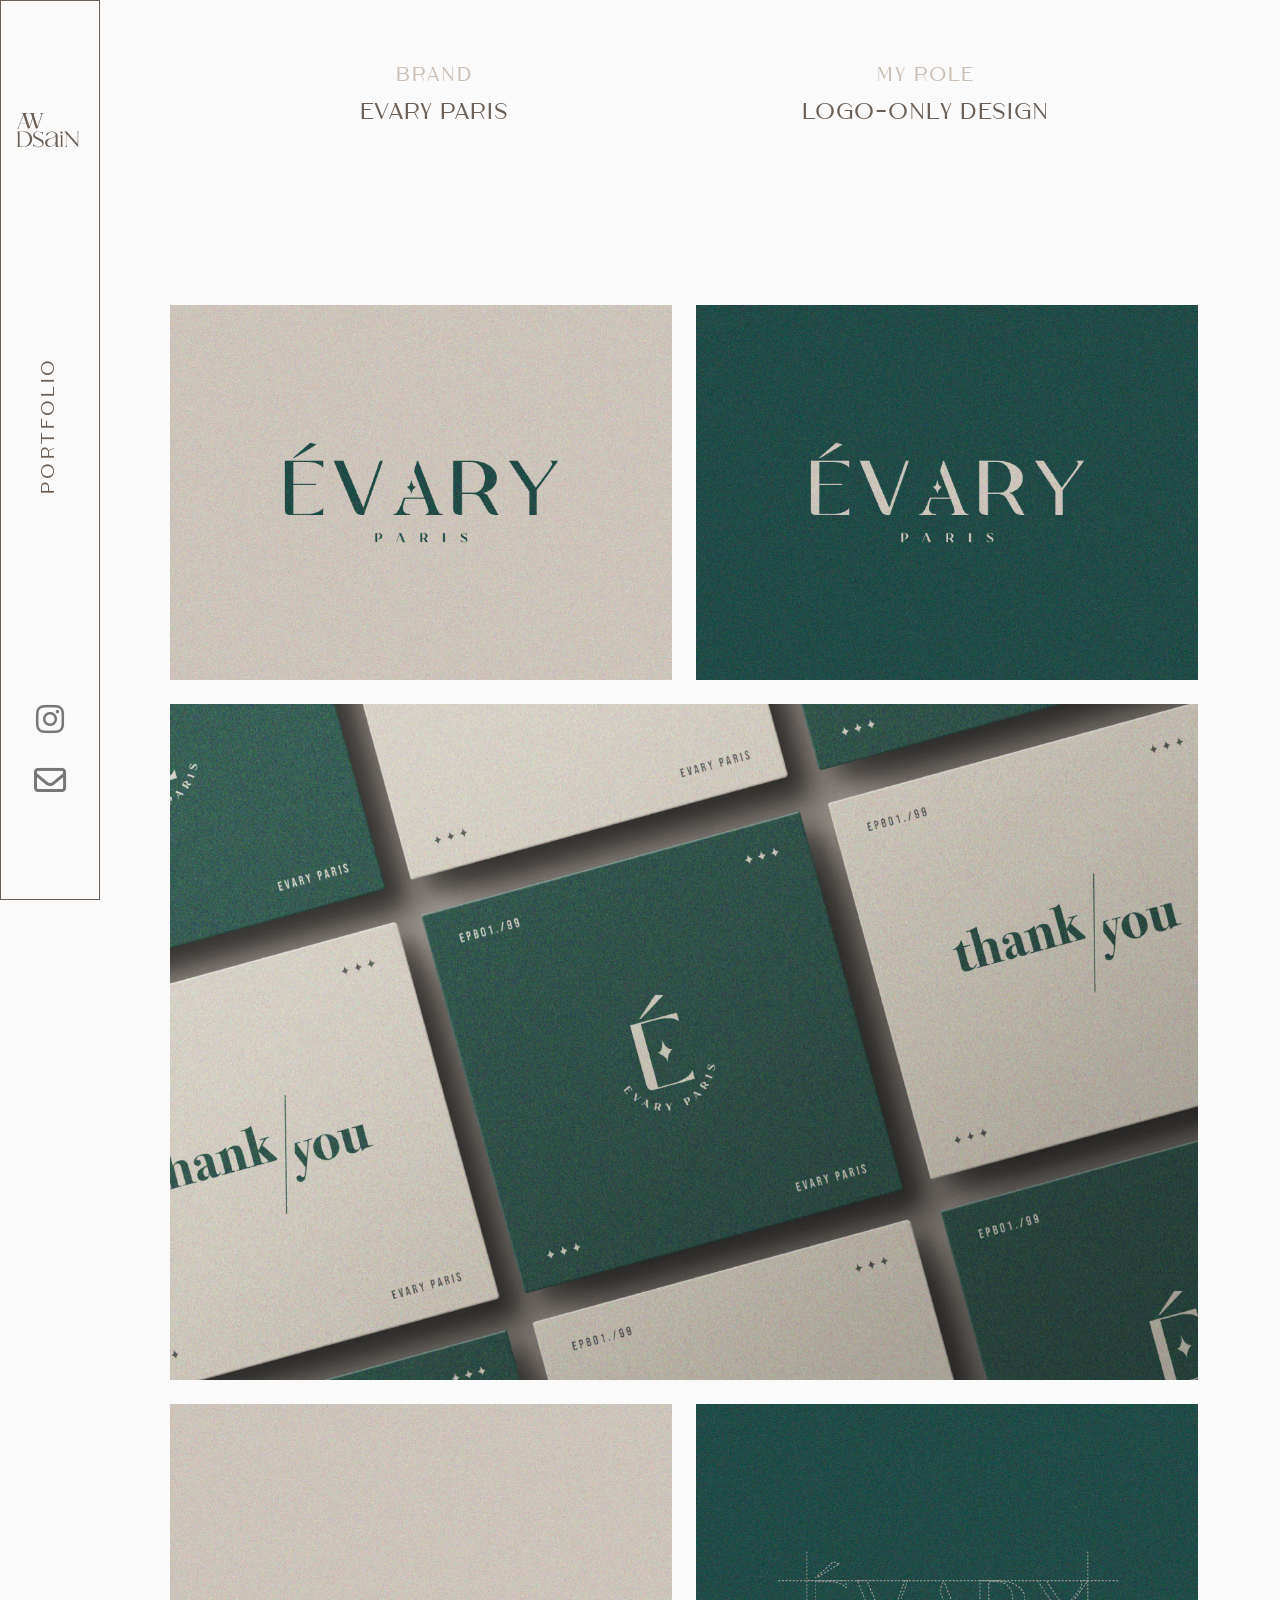
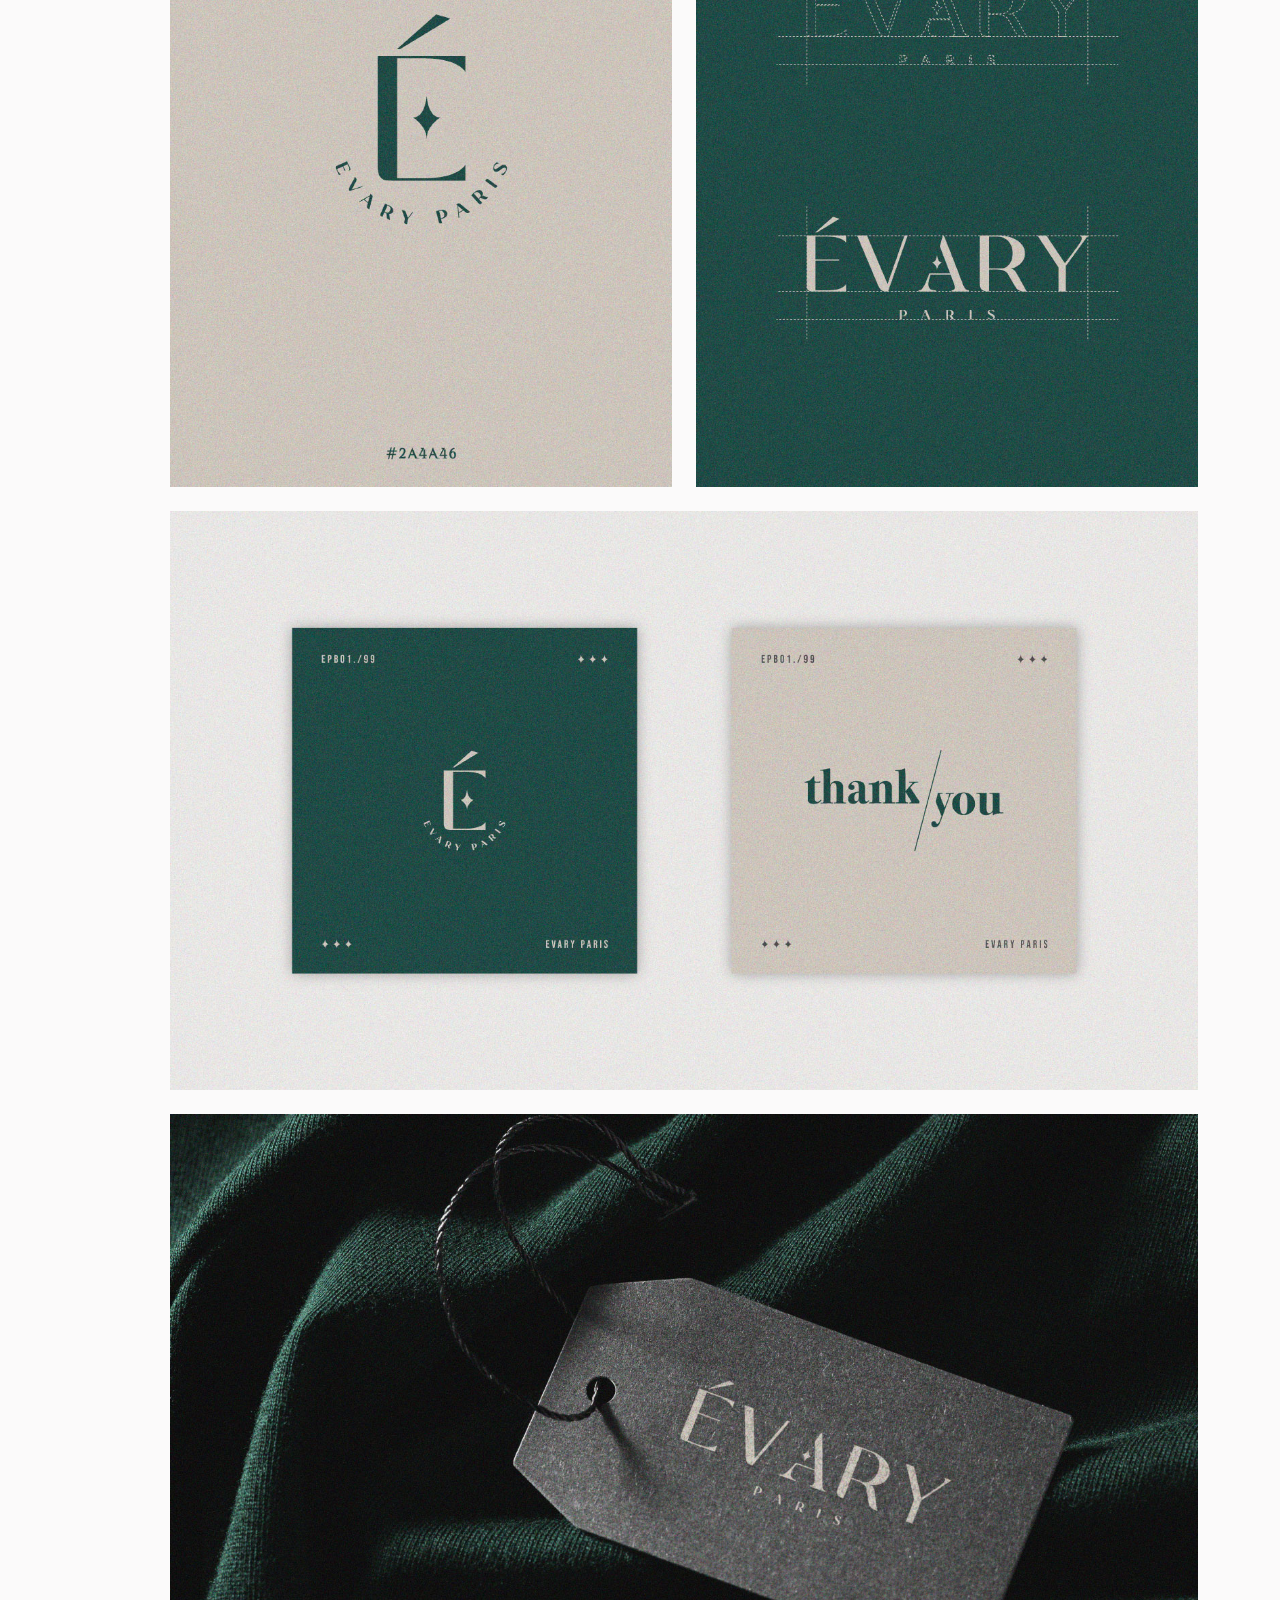
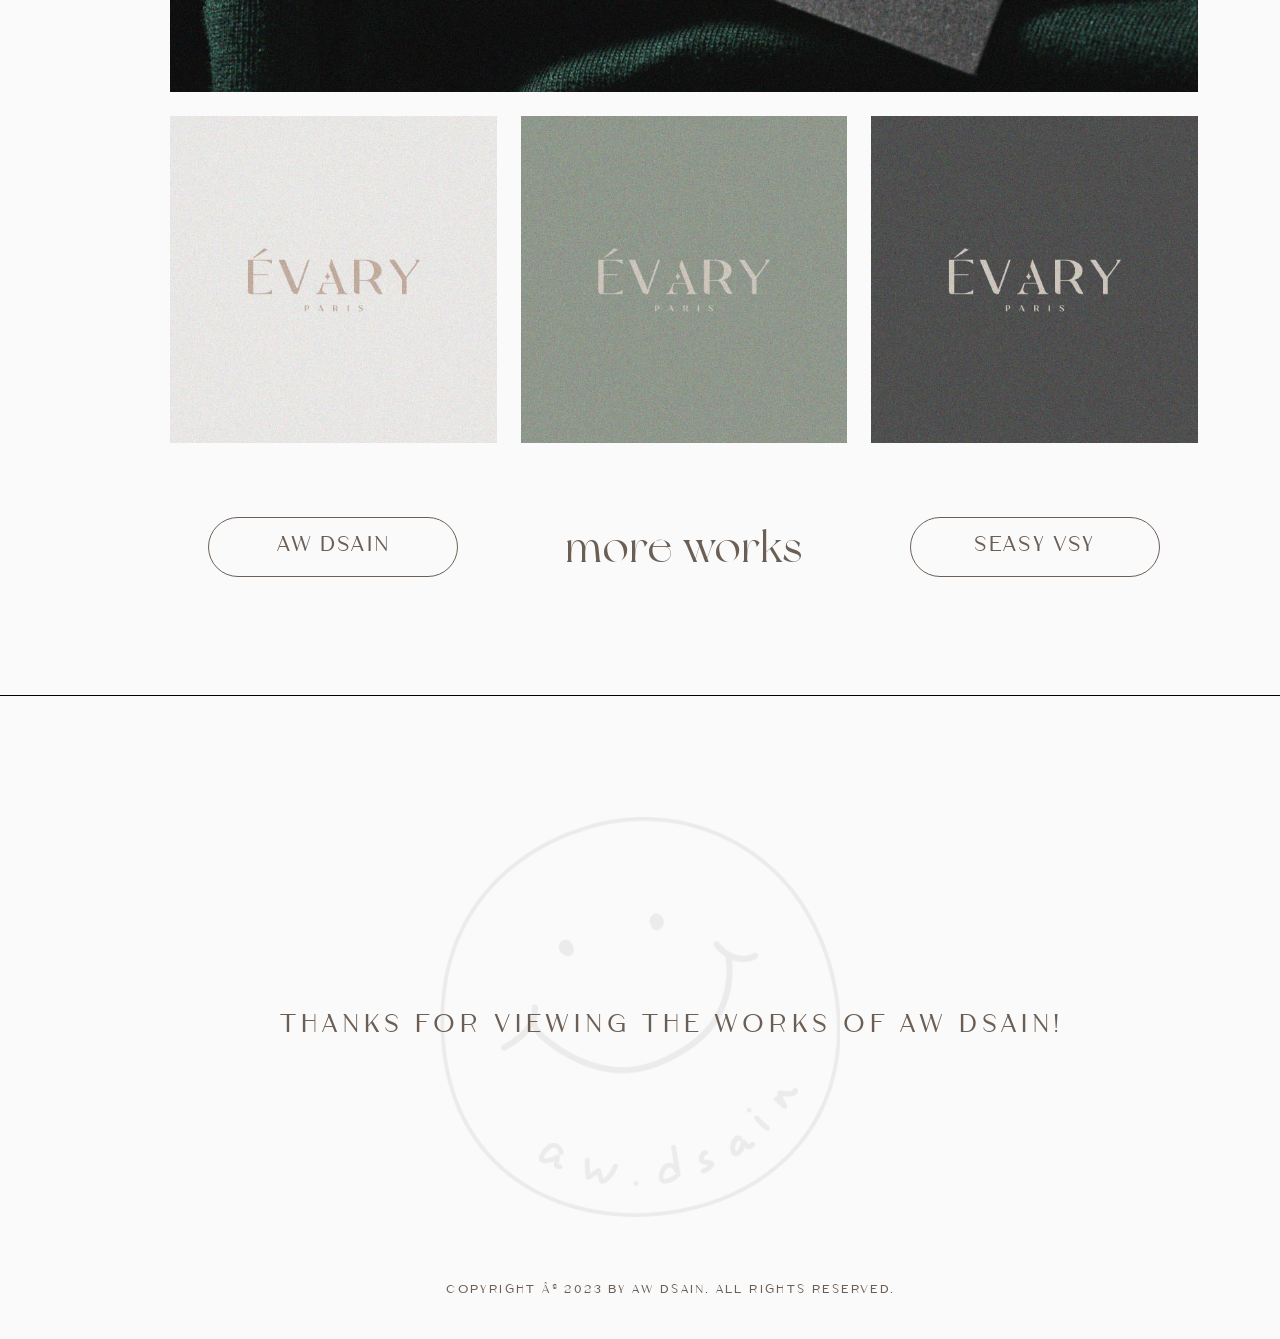
<file: product2.html>
<!DOCTYPE html>
<html lang="en">

<head>
  <meta charset="utf-8">
  <meta content="width=device-width, initial-scale=1.0" name="viewport">

  <title>AW Dsain</title>
  <meta content="" name="description">
  <meta content="" name="keywords">

  <!-- Favicons -->
  <link href="assets/img/footer_img.png" rel="icon">
  <!-- <link href="assets/img/apple-touch-icon.png" rel="apple-touch-icon"> -->

  <!-- Google Fonts -->
  <link href="https://fonts.googleapis.com/css?family=https://fonts.googleapis.com/css?family=Inconsolata:400,500,600,700|Raleway:400,400i,500,500i,600,600i,700,700i" rel="stylesheet">

  <!-- Vendor CSS Files -->
  <link href="assets/vendor/aos/aos.css" rel="stylesheet">
  <link href="assets/vendor/bootstrap/css/bootstrap.min.css" rel="stylesheet">
  <link href="assets/vendor/bootstrap-icons/bootstrap-icons.css" rel="stylesheet">
  <link href="assets/vendor/swiper/swiper-bundle.min.css" rel="stylesheet">

  <!-- Template Main CSS File -->
  <link href="assets/css/style.css" rel="stylesheet">
  <!-- Link to font-awewsome -->
  <link rel="stylesheet" href="https://cdnjs.cloudflare.com/ajax/libs/font-awesome/6.2.1/css/all.min.css" integrity="sha512-MV7K8+y+gLIBoVD59lQIYicR65iaqukzvf/nwasF0nqhPay5w/9lJmVM2hMDcnK1OnMGCdVK+iQrJ7lzPJQd1w==" crossorigin="anonymous" referrerpolicy="no-referrer" />

</head>

<body>

  <!-- ======= Navbar ======= -->
  <nav class="navbar-side-desktop">
<!-- desktop -->
   <div id="mySidenav" class="sidenav">
      <a href="index.html">

<!-- Generator: Adobe Illustrator 26.3.1, SVG Export Plug-In . SVG Version: 6.00 Build 0)  -->
<svg version="1.1" id="Layer_3" xmlns="http://www.w3.org/2000/svg" xmlns:xlink="http://www.w3.org/1999/xlink" x="0px" y="0px"
   viewBox="0 0 64 64" style="enable-background:new 0 0 64 64;" xml:space="preserve">
<g>
  <path class="st0" d="M15.1,37C15.1,37,15.1,37,15.1,37c-0.4-0.6-0.8-1.2-1.3-1.6c-0.5-0.5-1.2-0.9-1.9-1.2
    c-0.4-0.2-0.9-0.3-1.3-0.4c-0.5-0.1-1-0.2-1.5-0.2c-0.5-0.1-1-0.1-1.5-0.1c-0.5,0-1,0-1.4,0H1.2c-0.1,0-0.1,0-0.1,0.1
    c0,0.1,0,0.1,0.1,0.1c0,0,0.1,0.1,0.1,0.1c0,0,0.1,0.1,0.2,0.1c0.3,0.3,0.4,1,0.4,2.1v10.4c0,0.3,0,0.6,0,0.8
    c0,0.2-0.1,0.4-0.1,0.6c0,0.1-0.1,0.3-0.1,0.3c0,0.1-0.1,0.2-0.1,0.2c-0.1,0.1-0.1,0.2-0.2,0.2c-0.1,0.1-0.2,0.1-0.2,0.2
    c0,0-0.1,0.1,0,0.1c0,0.1,0.1,0.1,0.1,0.1h4.9c0.7,0,1.4,0,2.1-0.1c0.7-0.1,1.4-0.2,2.1-0.3c0.7-0.2,1.4-0.4,2-0.7
    c0.6-0.3,1.2-0.7,1.7-1.3c1.4-1.4,2.1-3.3,2.1-5.4c0-0.7-0.1-1.4-0.3-2.1C15.7,38.3,15.4,37.6,15.1,37z M3.6,33.8
    c0.7,0,1.4,0,2.1,0c0.8,0,1.5,0.1,2.2,0.2c0.7,0.1,1.4,0.3,2.1,0.6c0.7,0.3,1.2,0.6,1.8,1.2c1.4,1.3,2.1,3.2,2.1,5.5
    c0,2.3-0.7,4.1-2.1,5.4c-0.6,0.5-1.1,0.9-1.8,1.2c-0.6,0.3-1.3,0.4-2,0.5c-0.7,0.1-1.4,0.1-2.2,0.1c-0.7,0-1.5,0-2.2,0V33.8z"/>
  <path class="st0" d="M26.4,41.9C26.4,41.9,26.4,41.9,26.4,41.9c-0.3-0.2-0.7-0.4-1.3-0.7c-0.5-0.3-1.2-0.6-2-1
    c-2-1-3.3-1.8-3.8-2.3c-0.4-0.4-0.6-0.9-0.6-1.5c0-0.4,0.1-0.8,0.3-1.1c0.2-0.3,0.4-0.6,0.8-0.8c0.3-0.2,0.7-0.4,1.1-0.5
    c0.8-0.2,1.7-0.2,2.5,0c0.4,0.1,0.8,0.2,1.2,0.4c0.4,0.2,0.7,0.4,1,0.6c0.3,0.2,0.6,0.5,0.8,0.9c0.1,0.1,0.2,0.3,0.2,0.4
    c0.1,0.1,0.1,0.3,0.2,0.5c0,0.1,0.1,0.1,0.1,0.1c0.1,0,0.1-0.1,0.1-0.1v-2.6c0-0.1,0-0.1-0.1-0.1c0,0-0.1,0-0.1,0l0,0
    c-0.2,0.2-0.5,0.3-0.8,0.3c-0.3,0-0.7-0.1-1.2-0.3c-1.7-0.6-3.2-0.7-4.6-0.3c-0.6,0.2-1.1,0.4-1.5,0.7c-0.4,0.3-0.8,0.7-1.1,1.2
    c-0.3,0.5-0.4,1-0.4,1.6c0,0.7,0.2,1.2,0.5,1.7c0.3,0.5,0.8,0.9,1.3,1.3c0.3,0.2,0.7,0.5,1.2,0.8c0.5,0.3,1.2,0.6,1.9,1
    c0.7,0.4,1.3,0.7,1.8,0.9c0.4,0.2,0.8,0.4,0.9,0.6c0.4,0.3,0.8,0.6,1.1,1.1c0.3,0.4,0.5,0.9,0.5,1.3c0,0.5-0.1,0.9-0.3,1.2
    c-0.2,0.3-0.5,0.6-0.8,0.9c-0.3,0.2-0.7,0.4-1.2,0.5c-0.5,0.1-0.9,0.2-1.4,0.2c-0.4,0-0.8,0-1.3-0.1c-0.5-0.1-0.9-0.2-1.3-0.4
    c-0.4-0.2-0.8-0.4-1.2-0.6c-0.4-0.3-0.7-0.5-0.9-0.7c-0.3-0.3-0.4-0.7-0.6-1c0,0,0-0.1-0.1-0.1c0-0.1-0.1-0.1-0.1-0.1
    c-0.1,0-0.1,0.1-0.1,0.1v2.6c0,0.1,0.1,0.1,0.1,0.1c0,0,0.1,0,0.1-0.1c0,0,0.1,0,0.1-0.1l0,0c0.2-0.1,0.3-0.1,0.4-0.1
    c0.2,0,0.4,0,0.5,0l0,0c0.2,0,0.4,0.1,0.7,0.1c0.1,0,0.2,0.1,0.3,0.1c0,0,0.1,0,0.1,0c0.1,0,0.2,0.1,0.3,0.1c0.5,0.1,1,0.3,1.4,0.4
    c0.4,0.1,1,0.2,1.5,0.2c1.5,0,2.7-0.4,3.7-1.2c1-0.8,1.4-1.7,1.4-2.8c0-0.6-0.2-1.2-0.5-1.7C27.3,42.7,26.9,42.3,26.4,41.9z"/>
  <path class="st0" d="M63,33.5c0-0.1-0.1-0.1-0.1-0.1h-1.7c-0.1,0-0.1,0-0.1,0.1c0,0.1,0,0.1,0,0.1c0,0,0.1,0.1,0.1,0.1
    c0,0,0.1,0.1,0.1,0.1c0.1,0.2,0.3,0.4,0.3,0.7c0.1,0.3,0.1,0.8,0.1,1.3V46l-11-12.6c0,0-0.1,0-0.1,0h-2.4c-0.1,0-0.1,0-0.1,0.1
    c0,0.1,0,0.1,0.1,0.1c0.2,0.1,0.3,0.2,0.5,0.3c0.3,0.2,0.7,0.6,1.2,1.1l0.1,0.1v11.3c0,1-0.1,1.6-0.3,1.9c0,0.1-0.1,0.1-0.2,0.2
    c-0.1,0.1-0.1,0.1-0.2,0.2c0,0-0.1,0.1,0,0.1c0,0.1,0.1,0.1,0.1,0.1H51c0.1,0,0.1,0,0.1-0.1c0-0.1,0-0.1-0.1-0.1c0,0-0.1,0-0.1-0.1
    c0,0-0.1-0.1-0.2-0.1c-0.3-0.3-0.4-1-0.4-2V35.7L62,48.9c0,0,0.1,0,0.1,0c0,0,0,0,0,0c0.1,0,0.1-0.1,0.1-0.1V35.9
    c0-0.5,0-0.9,0.1-1.2c0.1-0.3,0.1-0.5,0.2-0.7c0.1-0.1,0.1-0.1,0.2-0.2c0.1-0.1,0.1-0.1,0.2-0.2C63,33.6,63,33.5,63,33.5z"/>
  <path class="st0" d="M42.9,48.5c-0.1,0-1.3,0-1.3-1.3v-9.8c0-0.1,0-1.1-0.8-2c-1.5-1.9-4.3-2-5.4-2c-1.7,0-3.2,1-3.9,1.6
    c-0.4,0.3-0.9,0.8-1.5,1.5l0,0c0,0,0,0,0,0c-0.1,0.1,0,0.2,0,0.3l0.7,0.8c0.1,0.1,0.1,0.1,0.2,0.1c0.1,0,0.1-0.1,0.2-0.1
    c0,0,0.4-0.9,1.1-1.8c1-1.2,2-1.8,3.1-1.8c1.5,0,4.3,0.6,4.3,2.8c0,2.1-2.4,2.7-4.2,3.1c-0.2,0-0.3,0.1-0.5,0.1
    c-1.2,0.3-2.4,0.6-3.4,1.1c-2.3,1.2-2.8,3.4-2.2,5c0.6,1.8,2.2,2.9,4.2,2.9c0.7,0,1.3-0.1,1.9-0.4c2.2-0.9,3.5-2.1,4.2-3.9v4.1
    c0,0.1,0.1,0.2,0.2,0.2h2.9c0.2,0,0.3-0.1,0.3-0.2C43.2,48.6,43,48.5,42.9,48.5z M31.2,44.6c0-2.4,2.6-3.9,4.3-4.3l0.3-0.1
    c1.3-0.3,3.1-0.8,3.9-2v4.5c0,0,0,1-0.6,2.2c-1.1,2.2-3.3,3.4-4.8,3.4C32.5,48.3,31.2,46.7,31.2,44.6z"/>
  <path class="st0" d="M46.6,48.2c0-0.2-0.2-1.2-0.2-1.7v-9.5c0-0.1-0.1-0.1-0.1-0.1h0c0,0,0,0,0,0L44,37.7c-0.1,0-0.1,0.1-0.1,0.1
    c0,0.1,0,0.1,0.1,0.1c0.2,0.1,0.4,0.2,0.5,0.3c0.1,0.2,0.2,0.4,0.3,0.6c0,0.2,0.1,0.5,0.1,1c0,0.5,0,1,0,1.7v4.8
    c0,0.4,0,0.8-0.1,1.2c0,0.4-0.2,0.7-0.5,1c0,0,0,0.1,0,0.1c0,0,0.1,0.1,0.1,0.1H47c0.1,0,0.1,0,0.1-0.1c0-0.1,0-0.1,0-0.1
    C46.9,48.6,46.8,48.4,46.6,48.2z"/>
  <path class="st0" d="M44.3,34.9c0,0,0.1,0,0.1,0c0.3-0.1,0.6,0,0.8,0.1c0.1,0.1,0.2,0.2,0.2,0.3c0,0.2-0.2,0.5-0.7,0.8
    c-0.1,0-0.1,0.1-0.1,0.2c0,0.1,0.1,0.1,0.1,0.1c0,0,0,0,0,0c1.4-0.4,1.9-1.2,1.9-1.9c0-0.7-0.5-1.1-1.2-1.1c-0.4,0-0.7,0.1-1,0.4
    C44.3,34.1,44.2,34.4,44.3,34.9C44.3,34.9,44.3,34.9,44.3,34.9z"/>
  <path class="st0" d="M20.2,30.6c0.1,0,0.1,0,0.2,0l1.5-0.6c0.1,0,0.2-0.2,0.2-0.3c0-0.1,0-0.1,0-0.2L22,29.4c0,0,0-0.1,0-0.2
    c0,0,0-0.1,0-0.2l3.9-11.8c0.2-0.7,0.4-1.1,0.6-1.4c0.2-0.2,0.5-0.4,0.8-0.4c0.2,0,0.2-0.1,0.2-0.2c0-0.1-0.1-0.2-0.2-0.2
    c0,0,0,0,0,0c-0.4,0-0.7,0.1-0.9,0.1h-0.9c-0.3,0-0.7,0-1.3-0.1c-0.2,0-0.3,0.1-0.3,0.2c0,0.1,0,0.1,0,0.1c0.1,0.1,0.2,0.1,0.2,0.1
    c1.2,0,1.3,0.5,1.3,0.9c0,0.2,0,0.4-0.1,0.7l-3.7,11.4c0,0,0,0,0,0c-0.5-1.1-2.4-7.2-3.7-11.4c-0.1-0.3-0.1-0.5-0.1-0.7
    c0-0.3,0.1-0.6,0.3-0.7c0.2-0.2,0.6-0.2,1-0.3c0.1,0,0.2,0,0.2-0.1c0,0,0.1-0.1,0-0.1c0,0,0-0.2-0.3-0.2c0,0,0,0,0,0
    c-0.5,0-0.9,0.1-1.2,0.1h-2.9c-0.3,0-0.7,0-1.2-0.1c-0.2,0-0.3,0.1-0.3,0.2c0,0.1,0,0.1,0,0.2c0.1,0.1,0.2,0.1,0.2,0.1
    c0.5,0,0.9,0.2,1.2,0.4c0.3,0.2,0.5,0.7,0.7,1.4l0.7,2.3c0,0,0,0,0,0.1c0.1,0.3,0.1,0.4,0.1,0.5c0,0.1,0,0.2-0.1,0.4l-2.7,8.1
    L9.9,17.2c-0.1-0.3-0.1-0.5-0.1-0.7c0-0.6,0.4-0.9,1.3-1c0,0,0.1,0,0.2-0.1c0,0,0.1-0.1,0-0.2c0-0.1-0.1-0.2-0.3-0.2c0,0,0,0,0,0
    c-0.5,0-0.9,0.1-1.2,0.1H7c-0.2,0-0.5,0-0.9-0.1c-0.2,0-0.2,0.1-0.2,0.2c0,0.1,0.1,0.2,0.2,0.2c0,0,0,0,0,0c0.3,0,0.6,0.2,0.8,0.4
    C6.9,16,7,16.2,7.2,16.4c-0.3,0.8-4.3,11.5-4.6,12.2c0,0.1-0.1,0.1-0.1,0.2c-0.2,0.4-0.3,0.8-0.6,1.1c-0.3,0.3-0.5,0.4-0.6,0.4
    l-0.1,0C1,30.4,1,30.4,1,30.5c0,0.1,0.1,0.1,0.1,0.1h2.2c0.1,0,0.1,0,0.1-0.1c0-0.1,0-0.1-0.1-0.1l-0.1,0C3.1,30.2,3,30,2.9,29.9
    c-0.1-0.2-0.1-0.3-0.1-0.4c0-0.2,0-0.4,0.1-0.6c0.1-0.2,0.9-2.4,1.4-3.6h5.8l1.7,5.1c0,0.2,0.2,0.2,0.3,0.2c0.1,0,0.1,0,0.2,0
    l1.5-0.6c0.1,0,0.2-0.1,0.2-0.3c0,0,0-0.1,0-0.2c0,0,0,0,0,0l-0.1-0.1c0.1-0.5,1.7-5.2,2.8-8.6l3.1,9.6
    C19.9,30.5,20,30.6,20.2,30.6z M4.5,24.9l2.9-7.7c0,0.1,0,0.1,0.1,0.2l2.5,7.6H4.5z M27.3,15.2L27.3,15.2L27.3,15.2L27.3,15.2z"/>
</g>
</svg>

      </a>
        <!-- <a class="navbar-brand" href="index.html" style="color: #6B5F55;">Aw<span class="navbar-brand" style="display: block;">DSaiN</span></a> -->
        <a class="navbar-font" href="index.html">Portfolio</a>
        <div class="navbar-deks-icon">
            <a href="https://www.instagram.com/awdsain/" target="_blank" i class="fa-brands fa-instagram fa-2xl" style="padding: 30px 10px;"></i></a>
            
            <a href="mailto: awdsainer@gmail.com" i class="fa-regular fa-2xl fa-envelope" style="padding: 30px 8px;"></i></a>
          </div>  
    </div>

  </nav> 
<!-- mobile -->
  <nav class="navbar navbar-light custom-navbar">
    <div class="container col-12">
      <a href="index.html">

<!-- Generator: Adobe Illustrator 26.3.1, SVG Export Plug-In . SVG Version: 6.00 Build 0)  -->
<svg version="1.1" id="Layer_2" xmlns="http://www.w3.org/2000/svg" xmlns:xlink="http://www.w3.org/1999/xlink" x="0px" y="0px"
   viewBox="0 0 70 70" style="enable-background:new 0 0 70 70;" xml:space="preserve">

<g>
  <path class="st0" d="M16.2,40.6C16.2,40.6,16.2,40.6,16.2,40.6c-0.4-0.7-0.9-1.3-1.5-1.8c-0.6-0.5-1.3-1-2.1-1.3
    c-0.5-0.2-1-0.3-1.5-0.5c-0.5-0.1-1.1-0.2-1.6-0.3c-0.6-0.1-1.1-0.1-1.7-0.1c-0.5,0-1.1,0-1.6,0H0.8c-0.1,0-0.1,0-0.1,0.1
    c0,0.1,0,0.1,0.1,0.2c0.1,0,0.1,0.1,0.2,0.1C0.9,37,1,37,1.1,37.1c0.3,0.4,0.5,1.1,0.5,2.3v11.5c0,0.4,0,0.7,0,0.9
    c0,0.2-0.1,0.5-0.1,0.6c0,0.2-0.1,0.3-0.1,0.4c0,0.1-0.1,0.2-0.1,0.2C1.1,53.2,1,53.2,1,53.3c-0.1,0.1-0.2,0.1-0.3,0.2
    c0,0-0.1,0.1,0,0.2c0,0.1,0.1,0.1,0.1,0.1h5.5c0.8,0,1.6,0,2.4-0.1c0.8-0.1,1.6-0.2,2.3-0.4c0.8-0.2,1.5-0.5,2.2-0.8
    c0.7-0.3,1.3-0.8,1.9-1.4c1.5-1.6,2.3-3.6,2.3-6c0-0.8-0.1-1.6-0.3-2.3C16.9,42,16.6,41.2,16.2,40.6z M3.5,37c0.8,0,1.6,0,2.4,0
    c0.8,0,1.7,0.1,2.5,0.2c0.8,0.1,1.6,0.3,2.3,0.6c0.7,0.3,1.4,0.7,1.9,1.3c1.5,1.5,2.3,3.5,2.3,6.1c0,2.5-0.8,4.5-2.3,6
    c-0.6,0.6-1.3,1-2,1.3c-0.7,0.3-1.4,0.5-2.2,0.6c-0.8,0.1-1.6,0.2-2.4,0.1c-0.8,0-1.6,0-2.5,0V37z"/>
  <path class="st0" d="M28.8,46C28.8,46,28.8,46,28.8,46c-0.3-0.2-0.8-0.5-1.4-0.8c-0.6-0.3-1.4-0.7-2.2-1.1
    c-2.2-1.1-3.7-1.9-4.3-2.6c-0.5-0.5-0.7-1-0.7-1.6c0-0.4,0.1-0.8,0.3-1.2c0.2-0.4,0.5-0.7,0.8-0.9c0.3-0.2,0.7-0.4,1.2-0.6
    c0.9-0.3,1.8-0.2,2.8,0c0.5,0.1,0.9,0.3,1.3,0.5c0.4,0.2,0.8,0.4,1.2,0.7c0.3,0.3,0.6,0.6,0.9,0.9c0.1,0.1,0.2,0.3,0.3,0.5
    c0.1,0.2,0.2,0.3,0.2,0.5c0,0.1,0.1,0.1,0.2,0.1c0.1,0,0.1-0.1,0.1-0.1v-2.9c0-0.1,0-0.1-0.1-0.1c-0.1,0-0.1,0-0.2,0l0,0
    c-0.2,0.2-0.5,0.3-0.8,0.3c-0.3,0-0.7-0.1-1.3-0.3c-1.8-0.7-3.5-0.8-5.1-0.3c-0.6,0.2-1.2,0.5-1.7,0.8c-0.5,0.4-0.9,0.8-1.2,1.3
    c-0.3,0.5-0.4,1.1-0.4,1.7c0,0.7,0.2,1.4,0.5,1.9c0.4,0.5,0.8,1,1.5,1.4c0.3,0.2,0.8,0.5,1.4,0.8c0.6,0.3,1.3,0.7,2.1,1.1
    c0.8,0.4,1.5,0.8,2,1c0.5,0.3,0.8,0.5,1,0.6c0.5,0.3,0.9,0.7,1.2,1.2c0.3,0.5,0.5,1,0.5,1.5c0,0.5-0.1,0.9-0.3,1.3
    c-0.2,0.4-0.5,0.7-0.9,0.9c-0.4,0.3-0.8,0.5-1.3,0.6c-0.5,0.1-1,0.2-1.5,0.2c-0.4,0-0.9-0.1-1.4-0.2c-0.5-0.1-1-0.2-1.5-0.4
    c-0.5-0.2-0.9-0.4-1.3-0.7c-0.4-0.3-0.7-0.6-1-0.8c-0.3-0.3-0.5-0.7-0.6-1.1c0,0,0-0.1-0.1-0.1c0-0.1-0.1-0.1-0.2-0.1
    c-0.1,0-0.1,0.1-0.1,0.1V53c0,0.1,0.1,0.1,0.1,0.1c0,0,0.1,0,0.1-0.1c0,0,0.1,0,0.1-0.1l0,0c0.2-0.1,0.3-0.1,0.5-0.2
    c0.2,0,0.4,0,0.6,0l0,0c0.2,0,0.5,0.1,0.8,0.2c0.1,0,0.2,0.1,0.3,0.1c0,0,0.1,0,0.1,0c0.1,0,0.2,0.1,0.3,0.1
    c0.6,0.2,1.1,0.3,1.6,0.4c0.5,0.1,1.1,0.2,1.7,0.2c1.7,0,3-0.4,4.1-1.3c1.1-0.9,1.6-1.9,1.6-3.1c0-0.7-0.2-1.3-0.5-1.9
    C29.8,46.9,29.3,46.4,28.8,46z"/>
  <path class="st0" d="M69.4,36.7c0-0.1-0.1-0.1-0.1-0.1h-1.9c-0.1,0-0.1,0-0.1,0.1c0,0.1,0,0.1,0,0.2c0,0,0.1,0.1,0.2,0.1
    c0.1,0,0.1,0.1,0.1,0.1c0.2,0.2,0.3,0.4,0.4,0.8c0.1,0.4,0.1,0.9,0.1,1.5v11.2L55.7,36.6c0,0-0.1,0-0.1,0h-2.7
    c-0.1,0-0.1,0-0.1,0.1c0,0.1,0,0.1,0.1,0.2c0.2,0.1,0.4,0.2,0.5,0.3c0.3,0.2,0.8,0.6,1.3,1.2l0.1,0.1V51c0,1.1-0.1,1.8-0.4,2.1
    c-0.1,0.1-0.1,0.1-0.2,0.2c-0.1,0.1-0.2,0.1-0.2,0.2c0,0-0.1,0.1,0,0.2c0,0.1,0.1,0.1,0.1,0.1H56c0.1,0,0.1-0.1,0.1-0.1
    c0-0.1,0-0.1-0.1-0.2c-0.1,0-0.1,0-0.1-0.1c0-0.1-0.1-0.1-0.2-0.2c-0.3-0.3-0.4-1.1-0.4-2.2V39.1l12.9,14.7c0,0,0.1,0,0.1,0
    c0,0,0,0,0.1,0c0.1,0,0.1-0.1,0.1-0.1V39.3c0-0.6,0-1,0.1-1.4c0.1-0.3,0.2-0.6,0.3-0.7c0.1-0.1,0.1-0.2,0.2-0.2
    c0.1-0.1,0.1-0.1,0.2-0.2C69.3,36.8,69.4,36.7,69.4,36.7z"/>
  <path class="st0" d="M47.1,53.3c-0.1,0-1.4,0-1.4-1.4V41c0-0.1,0-1.2-0.9-2.2c-1.6-2.1-4.8-2.2-6-2.2c-1.9,0-3.5,1.1-4.3,1.8
    c-0.4,0.3-1,0.9-1.6,1.6l0,0c0,0,0,0,0,0c-0.1,0.1,0,0.3,0,0.3l0.8,0.8c0.1,0.1,0.1,0.1,0.2,0.1c0.1,0,0.2-0.1,0.2-0.2
    c0,0,0.4-1,1.2-2c1.1-1.3,2.2-2,3.5-2c1.7,0,4.8,0.7,4.8,3.1c0,2.3-2.7,3-4.6,3.4c-0.2,0-0.3,0.1-0.5,0.1c-1.3,0.3-2.7,0.6-3.8,1.2
    c-2.6,1.3-3.1,3.7-2.4,5.6c0.7,2,2.5,3.3,4.6,3.3c0.7,0,1.4-0.1,2.1-0.4c2.4-1,3.8-2.3,4.6-4.4v4.5c0,0.1,0.1,0.3,0.3,0.3h3.3
    c0.2,0,0.3-0.1,0.3-0.3C47.4,53.4,47.2,53.3,47.1,53.3z M34.1,48.9c0-2.6,2.8-4.3,4.7-4.8l0.3-0.1c1.5-0.4,3.4-0.9,4.3-2.2v4.9
    c0,0,0,1.1-0.7,2.4c-1.2,2.5-3.6,3.8-5.3,3.8C35.6,53.1,34.1,51.3,34.1,48.9z"/>
  <path class="st0" d="M51.2,52.9c0-0.2-0.2-1.3-0.2-1.9V40.5c0-0.1-0.1-0.1-0.1-0.1h0c0,0,0,0-0.1,0l-2.5,1c-0.1,0-0.1,0.1-0.1,0.1
    c0,0.1,0,0.1,0.1,0.1c0.3,0.1,0.4,0.2,0.6,0.4c0.1,0.2,0.2,0.4,0.3,0.7c0,0.2,0.1,0.6,0.1,1.1c0,0.5,0,1.1,0,1.9v5.3
    c0,0.4,0,0.9-0.1,1.3c-0.1,0.4-0.2,0.8-0.5,1.1c0,0-0.1,0.1,0,0.2c0,0.1,0.1,0.1,0.1,0.1h2.8c0.1,0,0.1,0,0.1-0.1
    c0-0.1,0-0.1,0-0.2C51.5,53.4,51.4,53.2,51.2,52.9z"/>
  <path class="st0" d="M48.7,38.2c0,0,0.1,0,0.1,0c0.3-0.1,0.6,0,0.8,0.1c0.1,0.1,0.2,0.2,0.2,0.4c0,0.2-0.2,0.6-0.7,0.8
    c-0.1,0-0.1,0.1-0.1,0.2c0,0.1,0.1,0.1,0.1,0.1c0,0,0,0,0,0c1.6-0.4,2.1-1.4,2.1-2.1c0-0.7-0.6-1.3-1.3-1.3c-0.4,0-0.8,0.2-1.1,0.4
    c-0.3,0.3-0.4,0.7-0.3,1.1C48.6,38.2,48.6,38.2,48.7,38.2z"/>
  <path class="st0" d="M21.9,33.5c0.1,0,0.1,0,0.2,0l1.7-0.6c0.2-0.1,0.2-0.2,0.2-0.3c0-0.1,0-0.2,0-0.2l-0.1-0.2c0,0,0-0.1,0-0.2
    c0,0,0-0.1,0-0.2l4.3-13.1c0.2-0.8,0.5-1.3,0.7-1.5c0.2-0.3,0.5-0.4,0.9-0.4c0.2,0,0.3-0.1,0.3-0.2c0-0.1-0.1-0.2-0.3-0.2
    c0,0,0,0,0,0c-0.5,0-0.8,0.1-1,0.1h-1c-0.3,0-0.8,0-1.5-0.1c-0.2,0-0.3,0.2-0.3,0.2c0,0.1,0,0.1,0,0.2c0.1,0.1,0.2,0.1,0.2,0.1
    c1.3,0.1,1.5,0.5,1.5,1c0,0.2,0,0.5-0.1,0.8l-4.1,12.7c0,0,0,0,0,0c-0.5-1.2-2.7-8-4.1-12.6c-0.1-0.3-0.2-0.6-0.2-0.8
    c0-0.4,0.1-0.6,0.4-0.8c0.3-0.2,0.6-0.3,1.1-0.3c0.1,0,0.2,0,0.2-0.1c0,0,0.1-0.1,0-0.2c0,0,0-0.2-0.3-0.2c0,0,0,0,0,0
    c-0.6,0-1,0.1-1.3,0.1h-3.3c-0.3,0-0.8,0-1.4-0.1c-0.2,0-0.3,0.2-0.3,0.2c0,0.1,0,0.1,0,0.2c0.1,0.1,0.2,0.1,0.2,0.1
    c0.5,0,1,0.2,1.3,0.4c0.3,0.3,0.6,0.8,0.8,1.5l0.8,2.5c0,0,0,0,0,0.1c0.1,0.3,0.1,0.5,0.1,0.5c0,0.1,0,0.2-0.1,0.5l-3,9l-4.2-12.7
    c-0.1-0.3-0.2-0.6-0.2-0.8c0-0.7,0.5-1,1.4-1.1c0,0,0.2,0,0.2-0.1c0,0,0.1-0.1,0-0.2c0-0.1-0.1-0.2-0.3-0.2c0,0,0,0,0,0
    c-0.6,0-1,0.1-1.3,0.1H7.2c-0.2,0-0.5,0-1-0.1C6,16.2,6,16.3,6,16.5c0,0.1,0.1,0.2,0.2,0.2c0,0,0,0,0,0c0.4,0,0.6,0.2,0.9,0.4
    c0.1,0.1,0.2,0.3,0.4,0.6c-0.3,0.9-4.8,12.7-5.1,13.5c0,0.1-0.1,0.1-0.1,0.2c-0.2,0.4-0.4,0.9-0.7,1.2C1.2,33,1,33.1,0.8,33.1
    l-0.1,0c-0.1,0-0.1,0.1-0.1,0.2c0,0.1,0.1,0.1,0.1,0.1h2.5c0.1,0,0.1,0,0.1-0.1c0-0.1,0-0.1-0.1-0.2l-0.1,0C3,33,2.8,32.8,2.8,32.6
    c-0.1-0.2-0.1-0.3-0.1-0.5c0-0.2,0-0.4,0.1-0.7c0.1-0.2,1-2.6,1.5-3.9h6.4l1.9,5.6c0,0.2,0.2,0.3,0.3,0.3c0.1,0,0.2,0,0.2,0
    l1.7-0.6c0.2-0.1,0.2-0.2,0.2-0.3c0,0,0-0.1-0.1-0.2c0,0,0,0,0,0l-0.1-0.2c0.1-0.5,1.9-5.8,3.1-9.6l3.5,10.6
    C21.6,33.4,21.7,33.5,21.9,33.5z M4.5,27.1l3.3-8.6c0,0.1,0,0.1,0.1,0.2l2.8,8.4H4.5z M29.8,16.4L29.8,16.4L29.8,16.4L29.8,16.4z"
    />
</g>
</svg>


      </a>
      <!-- <a class="navbar-brand" href="index.html">Aw<span class="navbar-brand" style="display: block; margin-top: -23px;">DSaiN</span></a> -->
      <a class="mb-title" href="index.html">Portfolio</a>
      <div class="iconss">
        <a href="https://www.instagram.com/awdsain/" i class="fa-brands fa-xl fa-instagram" style="padding: 0px 10px;"></i></a>
        <!-- <a href="index.html" i class="fa-brands fa-behance" style="padding: 0px 10px;"></i></a> -->
        <a href="mailto: awdsainer@gmail.com" i class="fa-regular fa-xl fa-envelope" style="padding: 0px 10px;"></i></a>
      </div>      
    </div>
  </nav>
<!-- mob_425 -->
  <nav class="navbar navbar-light nav_mb_425QQ">
    <div class="container col-12" id="QQAB">
      <a href="index.html">
     
<!-- Generator: Adobe Illustrator 26.3.1, SVG Export Plug-In . SVG Version: 6.00 Build 0)  -->
<svg version="1.1" id="Layer_1" xmlns="http://www.w3.org/2000/svg" xmlns:xlink="http://www.w3.org/1999/xlink" x="0px" y="0px"
   viewBox="0 0 48 48" style="enable-background:new 0 0 48 48;" xml:space="preserve">

<g>
  <path class="st0" d="M11.1,27.8C11.1,27.8,11.1,27.8,11.1,27.8c-0.3-0.5-0.6-0.9-1-1.3c-0.4-0.4-0.9-0.7-1.5-0.9
    c-0.3-0.1-0.7-0.2-1-0.3c-0.4-0.1-0.7-0.1-1.1-0.2c-0.4,0-0.8-0.1-1.2-0.1c-0.4,0-0.7,0-1.1,0H0.5c0,0-0.1,0-0.1,0.1
    c0,0,0,0.1,0,0.1c0,0,0.1,0.1,0.1,0.1c0,0,0.1,0.1,0.1,0.1C0.9,25.7,1,26.2,1,27v7.9c0,0.2,0,0.5,0,0.6c0,0.2,0,0.3-0.1,0.4
    c0,0.1-0.1,0.2-0.1,0.3c0,0.1-0.1,0.1-0.1,0.1c0,0.1-0.1,0.1-0.1,0.2c-0.1,0-0.1,0.1-0.2,0.1c0,0,0,0.1,0,0.1c0,0,0.1,0.1,0.1,0.1
    h3.7c0.5,0,1.1,0,1.6-0.1c0.5,0,1.1-0.1,1.6-0.3C8,36.4,8.5,36.3,9,36c0.5-0.2,0.9-0.6,1.3-1c1.1-1.1,1.6-2.5,1.6-4.1
    c0-0.5-0.1-1.1-0.2-1.6C11.6,28.8,11.4,28.3,11.1,27.8z M2.4,25.4c0.5,0,1.1,0,1.6,0c0.6,0,1.2,0.1,1.7,0.1
    c0.5,0.1,1.1,0.2,1.6,0.4c0.5,0.2,0.9,0.5,1.3,0.9c1,1,1.6,2.4,1.6,4.2c0,1.7-0.5,3.1-1.6,4.1c-0.4,0.4-0.9,0.7-1.4,0.9
    c-0.5,0.2-1,0.3-1.5,0.4c-0.5,0.1-1.1,0.1-1.7,0.1c-0.6,0-1.1,0-1.7,0V25.4z"/>
  <path class="st0" d="M19.7,31.5C19.7,31.5,19.7,31.5,19.7,31.5c-0.2-0.2-0.6-0.3-1-0.6c-0.4-0.2-0.9-0.5-1.5-0.8
    c-1.5-0.7-2.5-1.3-2.9-1.8c-0.3-0.3-0.5-0.7-0.5-1.1c0-0.3,0.1-0.6,0.2-0.8c0.1-0.2,0.3-0.5,0.6-0.6c0.2-0.2,0.5-0.3,0.8-0.4
    c0.6-0.2,1.3-0.2,1.9,0c0.3,0.1,0.6,0.2,0.9,0.3c0.3,0.1,0.6,0.3,0.8,0.5c0.2,0.2,0.4,0.4,0.6,0.6c0.1,0.1,0.1,0.2,0.2,0.3
    c0.1,0.1,0.1,0.2,0.2,0.3c0,0,0.1,0.1,0.1,0.1c0,0,0.1-0.1,0.1-0.1v-2c0,0,0-0.1-0.1-0.1c0,0-0.1,0-0.1,0l0,0
    c-0.2,0.1-0.4,0.2-0.6,0.2c-0.2,0-0.5-0.1-0.9-0.2c-1.3-0.5-2.4-0.6-3.5-0.2c-0.4,0.1-0.8,0.3-1.2,0.6c-0.3,0.2-0.6,0.5-0.8,0.9
    c-0.2,0.4-0.3,0.8-0.3,1.2c0,0.5,0.1,0.9,0.4,1.3c0.2,0.4,0.6,0.7,1,1c0.2,0.2,0.5,0.4,0.9,0.6c0.4,0.2,0.9,0.5,1.4,0.7
    c0.6,0.3,1,0.5,1.4,0.7c0.3,0.2,0.6,0.3,0.7,0.4c0.3,0.2,0.6,0.5,0.9,0.8c0.2,0.3,0.4,0.7,0.4,1c0,0.3-0.1,0.6-0.2,0.9
    c-0.2,0.3-0.4,0.5-0.6,0.6c-0.3,0.2-0.6,0.3-0.9,0.4c-0.3,0.1-0.7,0.1-1.1,0.1c-0.3,0-0.6,0-1-0.1c-0.3-0.1-0.7-0.2-1-0.3
    c-0.3-0.1-0.6-0.3-0.9-0.5c-0.3-0.2-0.5-0.4-0.7-0.6c-0.2-0.2-0.3-0.5-0.4-0.7c0,0,0-0.1,0-0.1c0,0-0.1-0.1-0.1-0.1
    c0,0-0.1,0.1-0.1,0.1v2c0,0.1,0,0.1,0.1,0.1c0,0,0.1,0,0.1,0c0,0,0,0,0.1-0.1l0,0c0.1-0.1,0.2-0.1,0.3-0.1c0.1,0,0.3,0,0.4,0l0,0
    c0.2,0,0.3,0.1,0.5,0.1c0.1,0,0.2,0,0.2,0.1c0,0,0.1,0,0.1,0c0.1,0,0.1,0.1,0.2,0.1c0.4,0.1,0.8,0.2,1.1,0.3
    c0.3,0.1,0.7,0.1,1.2,0.1c1.1,0,2.1-0.3,2.8-0.9c0.7-0.6,1.1-1.3,1.1-2.1c0-0.5-0.1-0.9-0.4-1.3C20.4,32.2,20.1,31.8,19.7,31.5z"/>
  <path class="st0" d="M47.6,25.1C47.6,25.1,47.5,25.1,47.6,25.1l-1.4-0.1c0,0-0.1,0-0.1,0.1s0,0.1,0,0.1c0,0,0.1,0.1,0.1,0.1
    c0,0,0.1,0.1,0.1,0.1c0.1,0.1,0.2,0.3,0.3,0.5c0.1,0.2,0.1,0.6,0.1,1v7.7l-8.4-9.6c0,0,0,0-0.1,0h-1.9c0,0-0.1,0-0.1,0.1
    c0,0,0,0.1,0.1,0.1c0.1,0.1,0.3,0.1,0.4,0.2c0.2,0.1,0.5,0.4,0.9,0.8l0.1,0.1V35c0,0.7-0.1,1.2-0.2,1.4c0,0.1-0.1,0.1-0.1,0.1
    c-0.1,0-0.1,0.1-0.2,0.1c0,0,0,0.1,0,0.1c0,0,0.1,0.1,0.1,0.1h1.3c0,0,0.1,0,0.1-0.1c0,0,0-0.1-0.1-0.1c0,0-0.1,0-0.1-0.1
    c0,0-0.1-0.1-0.1-0.1C38.1,36.3,38,35.8,38,35v-8.2l8.9,10.1c0,0,0,0,0.1,0c0,0,0,0,0,0c0,0,0.1-0.1,0.1-0.1V27
    c0-0.4,0-0.7,0.1-0.9c0-0.2,0.1-0.4,0.2-0.5c0-0.1,0.1-0.1,0.1-0.2c0,0,0.1-0.1,0.2-0.1C47.6,25.2,47.6,25.2,47.6,25.1z"/>
  <path class="st0" d="M32.3,36.5c0,0-1,0-1-1v-7.5c0-0.1,0-0.8-0.6-1.5c-1.1-1.4-3.3-1.5-4.1-1.5c-1.3,0-2.4,0.8-3,1.2
    c-0.3,0.2-0.7,0.6-1.1,1.1l0,0c0,0,0,0,0,0c0,0.1,0,0.2,0,0.2l0.6,0.6c0,0,0.1,0.1,0.2,0.1c0.1,0,0.1,0,0.1-0.1
    c0,0,0.3-0.7,0.8-1.4c0.8-0.9,1.5-1.4,2.4-1.4c1.1,0,3.3,0.5,3.3,2.1c0,1.6-1.8,2-3.2,2.4c-0.1,0-0.2,0.1-0.3,0.1
    c-0.9,0.2-1.9,0.4-2.6,0.8c-1.8,0.9-2.1,2.6-1.7,3.8c0.5,1.4,1.7,2.2,3.2,2.2c0.5,0,1-0.1,1.5-0.3c1.7-0.7,2.6-1.6,3.2-3v3.1
    c0,0.1,0.1,0.2,0.2,0.2h2.2c0.1,0,0.2-0.1,0.2-0.2C32.5,36.6,32.4,36.5,32.3,36.5z M23.4,33.6c0-1.8,1.9-3,3.3-3.3l0.2-0.1
    c1-0.3,2.3-0.6,3-1.5v3.4c0,0,0,0.8-0.5,1.7c-0.8,1.7-2.5,2.6-3.7,2.6C24.4,36.4,23.4,35.2,23.4,33.6z"/>
  <path class="st0" d="M35.1,36.3c0-0.1-0.1-0.9-0.1-1.3v-7.3c0-0.1,0-0.1-0.1-0.1h0c0,0,0,0,0,0l-1.7,0.7c0,0-0.1,0.1-0.1,0.1
    c0,0,0,0.1,0.1,0.1c0.2,0,0.3,0.1,0.4,0.3c0.1,0.1,0.2,0.3,0.2,0.5c0,0.2,0.1,0.4,0.1,0.7c0,0.3,0,0.8,0,1.3V35
    c0,0.3,0,0.6-0.1,0.9c0,0.3-0.2,0.6-0.4,0.8c0,0,0,0.1,0,0.1c0,0,0.1,0.1,0.1,0.1h1.9c0,0,0.1,0,0.1-0.1c0,0,0-0.1,0-0.1
    C35.3,36.6,35.2,36.5,35.1,36.3z"/>
  <path class="st0" d="M33.4,26.2C33.4,26.2,33.4,26.2,33.4,26.2c0.3,0,0.5,0,0.7,0.1c0.1,0.1,0.1,0.2,0.1,0.3c0,0.2-0.1,0.4-0.5,0.6
    c0,0-0.1,0.1,0,0.1c0,0,0.1,0.1,0.1,0.1c0,0,0,0,0,0c1.1-0.3,1.5-0.9,1.5-1.4c0-0.5-0.4-0.9-0.9-0.9c-0.3,0-0.6,0.1-0.7,0.3
    C33.4,25.6,33.3,25.8,33.4,26.2C33.3,26.2,33.4,26.2,33.4,26.2z"/>
  <path class="st0" d="M15,22.9c0.1,0,0.1,0,0.1,0l1.2-0.4c0.1,0,0.2-0.1,0.2-0.2c0-0.1,0-0.1,0-0.1L16.4,22c0,0,0-0.1,0-0.1
    c0,0,0-0.1,0-0.1l3-9c0.2-0.5,0.3-0.9,0.5-1.1c0.2-0.2,0.3-0.3,0.6-0.3c0.1,0,0.2-0.1,0.2-0.2c0-0.1-0.1-0.2-0.2-0.2c0,0,0,0,0,0
    c-0.3,0-0.5,0-0.7,0h-0.7c-0.2,0-0.6,0-1,0c-0.2,0-0.2,0.1-0.2,0.1c0,0,0,0.1,0,0.1c0,0.1,0.1,0.1,0.2,0.1c0.9,0,1,0.4,1,0.7
    c0,0.2,0,0.3-0.1,0.5l-2.8,8.7c0,0,0,0,0,0c-0.4-0.8-1.9-5.5-2.8-8.7c-0.1-0.2-0.1-0.4-0.1-0.6c0-0.3,0.1-0.4,0.2-0.5
    c0.2-0.1,0.4-0.2,0.7-0.2c0.1,0,0.1,0,0.2-0.1c0,0,0-0.1,0-0.1c0,0,0-0.1-0.2-0.1c0,0,0,0,0,0c-0.4,0-0.7,0-0.9,0H11
    c-0.2,0-0.5,0-0.9,0c-0.2,0-0.2,0.1-0.2,0.1c0,0,0,0.1,0,0.1c0,0.1,0.1,0.1,0.1,0.1c0.4,0,0.7,0.1,0.9,0.3c0.2,0.2,0.4,0.5,0.6,1.1
    l0.6,1.7c0,0,0,0,0,0c0.1,0.2,0.1,0.3,0.1,0.3c0,0,0,0.1-0.1,0.3L10,21.4l-2.9-8.7C7.1,12.5,7,12.3,7,12.2c0-0.5,0.3-0.7,1-0.7
    c0,0,0.1,0,0.2-0.1c0,0,0-0.1,0-0.1c0-0.1-0.1-0.1-0.2-0.1c0,0,0,0,0,0c-0.4,0-0.7,0-0.9,0H4.9c-0.1,0-0.4,0-0.7,0
    c-0.1,0-0.2,0.1-0.2,0.2c0,0.1,0,0.2,0.2,0.2c0,0,0,0,0,0c0.2,0,0.4,0.1,0.6,0.3C4.9,11.8,5,12,5.1,12.1c-0.2,0.6-3.3,8.7-3.5,9.3
    c0,0.1,0,0.1-0.1,0.1c-0.1,0.3-0.3,0.6-0.5,0.8c-0.2,0.2-0.4,0.3-0.5,0.3l0,0c0,0-0.1,0.1-0.1,0.1c0,0,0.1,0.1,0.1,0.1h1.7
    c0,0,0.1,0,0.1-0.1c0,0,0-0.1-0.1-0.1l-0.1,0c-0.2-0.1-0.3-0.2-0.3-0.4c0-0.1-0.1-0.2-0.1-0.3c0-0.1,0-0.3,0.1-0.5
    c0-0.1,0.7-1.8,1-2.7h4.4l1.3,3.9c0,0.1,0.1,0.2,0.2,0.2c0.1,0,0.1,0,0.1,0l1.2-0.4c0.1,0,0.2-0.1,0.2-0.2c0,0,0,0,0-0.1
    c0,0,0,0,0,0L10.2,22c0.1-0.4,1.3-4,2.2-6.6l2.4,7.3C14.8,22.9,14.9,22.9,15,22.9z M3.1,18.6l2.2-5.9c0,0,0,0.1,0,0.1l1.9,5.8H3.1z
     M20.4,11.2L20.4,11.2L20.4,11.2L20.4,11.2z"/>
</g>
</svg>

      </a>
      <!-- <a class="navbar-brand" href="index.html">Aw<span class="navbar-brand" style="display: block; margin-top: -23px;">DSaiN</span></a> -->
      <a class="mb-title" href="index.html">Portfolio</a>
      <div class="iconss">
        <a href="https://www.instagram.com/awdsain/" i class="fa-brands fa-xl fa-instagram" style="padding: 0px 10px;"></i></a>
        <!-- <a href="index.html" i class="fa-brands fa-behance" style="padding: 0px 10px;"></i></a> -->
        <a href="mailto: awdsainer@gmail.com" i class="fa-regular fa-xl fa-envelope" style="padding: 0px 10px;"></i></a>
      </div>      
    </div>
  </nav>

  
  <main id="main">

    <section class="section hori-line-dk">
      <div class="container top-introduce-upper">
        <div class="row mb-4 mt-4" style="padding:0; margin:0;">
          <div class="col-md-6 col-12 top-introduce-left" data-aos="fade-up">
            <h2 class="top-introduce-small-text text-center">BRAND</h2>
            <p class="top-introduce-content text-center">EVARY PARIS</p>
          </div>

          <div class="col-md-6 col-12 top-introduce-right" data-aos="fade-up">
            <h2 class="top-introduce-small-text text-center">MY ROLE</h2>
            <p class="top-introduce-content text-center">LOGO-ONLY DESIGN</p>
          </div>

        </div>
      </div>

      <main id="main">

    <!-- ======= Works Section ======= -->
  <section class="section site-portfolio">

    <section>
      <div class="container" id="work-container">

        <div id="portfolio-grid" class="row no-gutter" data-aos="fade-up" data-aos-delay="200">
          <div class="item web col-sm-6 col-md-6 col-lg-6 mb-4">
              <img class="img-fluid" src="assets/img/evary_paris/evary01.jpg">
          </div>
          <div class="item design col-sm-6 col-md-6 col-lg-6 mb-4">
              <img class="img-fluid" src="assets/img/evary_paris/evary02.jpg">
          </div>
        
          <div class="item design col-sm-12 col-md-12 col-lg-12 mb-4">
              <img class="img-fluid" src="assets/img/evary_paris/evary03.jpg">
          </div>
          <div class="item web col-sm-6 col-md-6 col-lg-6 mb-4">
              <img class="img-fluid" src="assets/img/evary_paris/evary04.jpg">
          </div>
          <div class="item design col-sm-6 col-md-6 col-lg-6 mb-4">
              <img class="img-fluid" src="assets/img/evary_paris/evary05.jpg">
          </div>
          <div class="item design col-sm-12 col-md-12 col-lg-12 mb-4">
              <img class="img-fluid" src="assets/img/evary_paris/evary06.jpg">
          </div>
          <div class="item design col-sm-12 col-md-12 col-lg-12 mb-4">
              <img class="img-fluid" src="assets/img/evary_paris/evary07.jpg">
          </div>
        </div>
      </div>

       <div class="container" id="work-container">
             <div class="row">
                <div class="item design col-sm-4 col-md-4 col-lg-4 mb-4">
                    <img class="img-fluid" src="assets/img/evary_paris/evary08.jpg">
                 </div>

                <div class="item design col-sm-4 col-md-4 col-lg-4 mb-4">
                      <img class="img-fluid" src="assets/img/evary_paris/evary09.jpg">
                  </div>

                <div class="item design col-sm-4 col-md-4 col-lg-4 mb-4">
                      <img class="img-fluid" src="assets/img/evary_paris/evary10.jpg">
                </div>
            </div>
          </div> 
          <!-- Desktop -->
         <div class="container btm_link_D" id="work-container" style="margin-bottom: 50px; margin-top: 50px;">
            <div class="row text-center">
              <div class="col-md-4 col-4">
                <a href ="product1.html">
                  <button class="btm-link-tag-left">
                     AW Dsain
                  </button>
                </a>
              </div>

                <span class="col-md-4 col-4 more_works">more works</span>

               <div class="col-md-4 col-4">
                <a href= "product3.html">
                  <button class="btm-link-tag-right">
                    SEASY VSY
                  </button>
                </a>
              </div>
            </div>
          </div>
        <!-- Mobile -->
          
      <div class="container btm_link_M" style="margin-bottom: 50px; margin-top: 40px;">
              <div class="row text-center">

                <span class="col-12 more_works">more works</span>

                <div class="col-12">
                  <a href="product1.html">
                    <button class="btm-link-tag-left">
                       AW Dsain
                    </button>
                   </a>
                </div>

                 <div class="col-12">
                  <a href="product3.html">
                    <button class="btm-link-tag-right">
                      SEASY VSY
                    </button>
                   </a>
                </div>
              </div>
        </div>

              </div>
      </section>

    </section>

  </main>
    </section>

 <!-- ======= Footer ======= -->
  <footer class="footer lay" style="border-top: 1px solid black;padding-bottom: 10px;" role="contentinfo">
    <div class="container footer_btmabit" id="work-container-footer">
      
        <div class="footer-layer text-center">
          <p class="footer-thanks">thanks for viewing the works of aw dsain!</p>
          <p class="footer-thanks-mb">thanks for viewing <br>the works of <br>aw dsain!</p>
          
          
        </div>


        <div class="footer-bottom-text text-center">Copyright Â© 2023 by aw dsain. All rights reserved.</div>

      
    </div>
  </footer>
  <button type="button" class="btn btn-secondary btn-floating btn-lg" id="btn-back-to-top">
  <i class="fas fa-arrow-up"></i>
</button>

  <script src="assets/vendor/aos/aos.js"></script>
  <script src="assets/vendor/bootstrap/js/bootstrap.bundle.min.js"></script>
  <script src="assets/vendor/isotope-layout/isotope.pkgd.min.js"></script>
  <script src="assets/vendor/swiper/swiper-bundle.min.js"></script>
  <script src="assets/vendor/php-email-form/validate.js"></script>

  <!-- Template Main JS File -->
  <script src="assets/js/main.js"></script>


</body>

</html>

<script type="text/javascript">


let mybutton = document.getElementById("btn-back-to-top");

window.onscroll = function () {
  scrollFunction();
};

function scrollFunction() {
  if (
    document.body.scrollTop > 20 ||
    document.documentElement.scrollTop > 20
  ) {
    mybutton.style.display = "block";
  } else {
    mybutton.style.display = "none";
  }
}

mybutton.addEventListener("click", backToTop);

function backToTop() {
  document.body.scrollTop = 0;
  document.documentElement.scrollTop = 0;
  


}

</script>
</file>
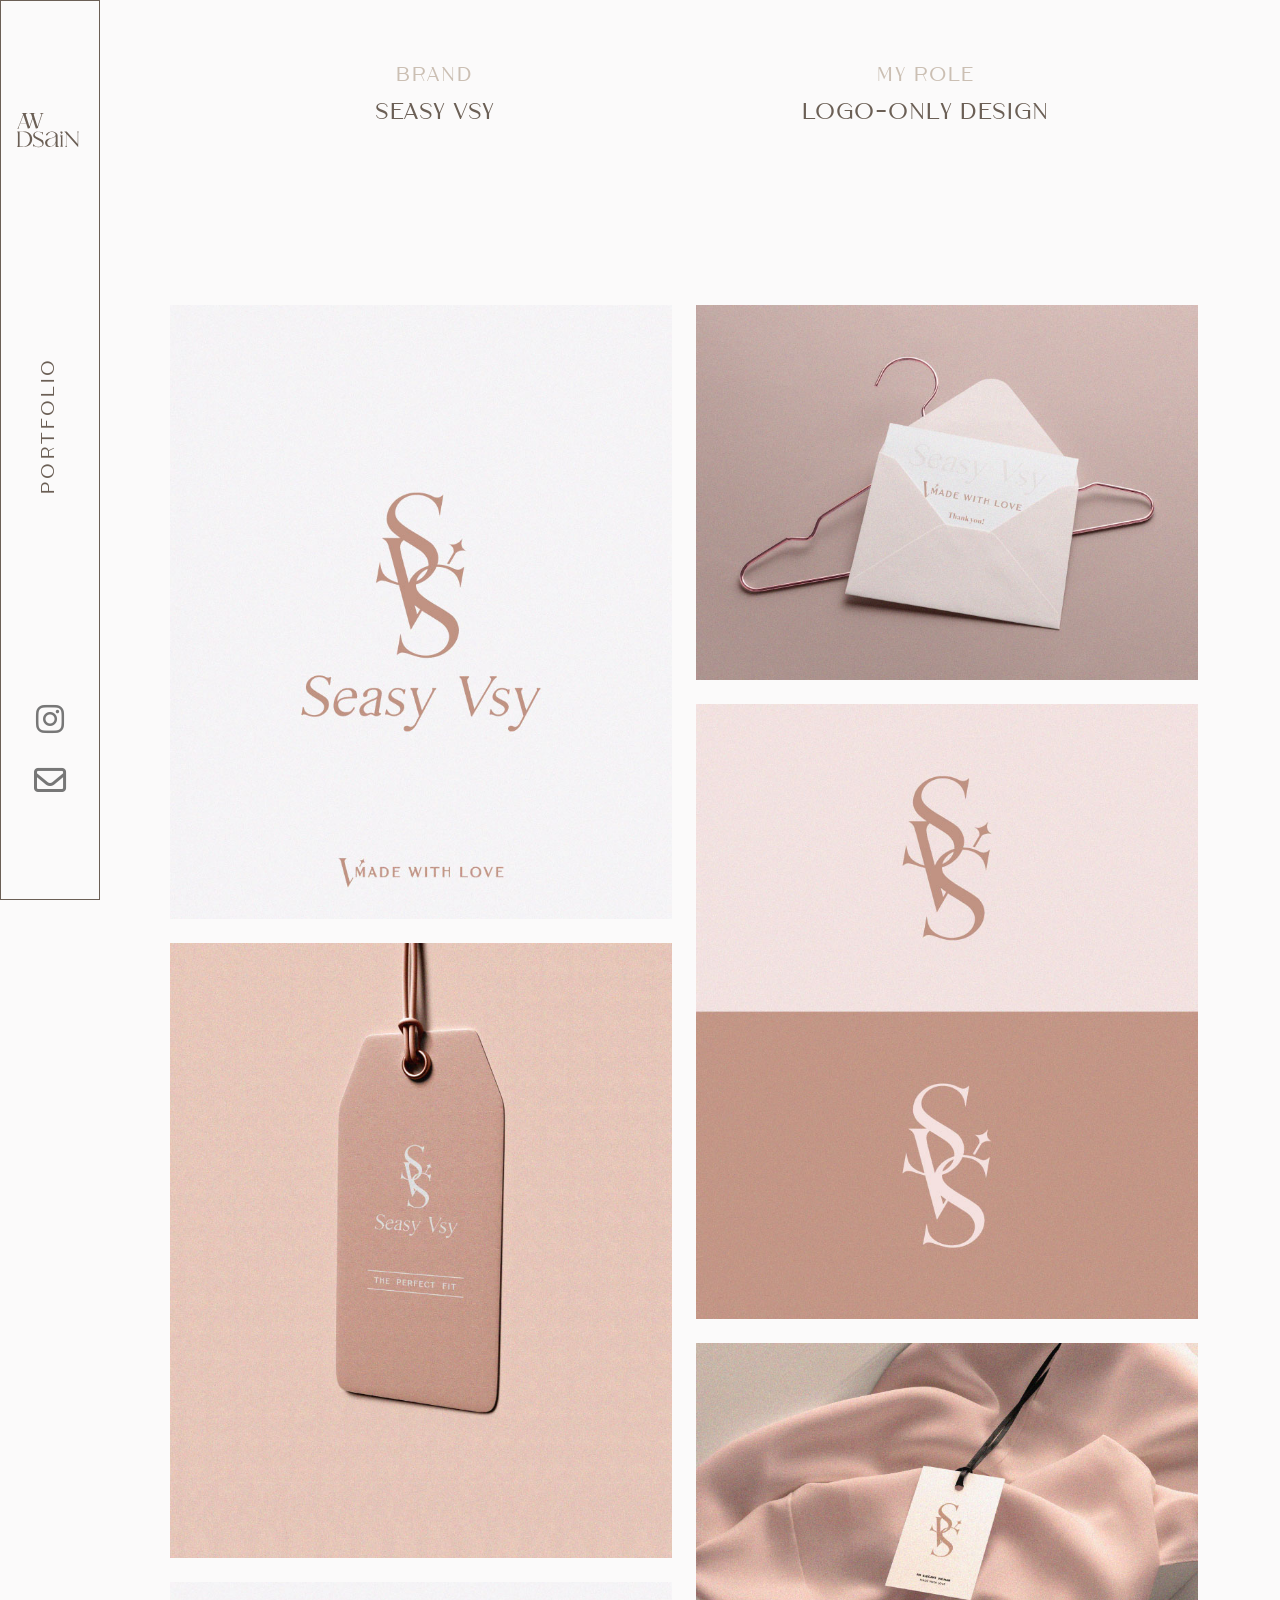
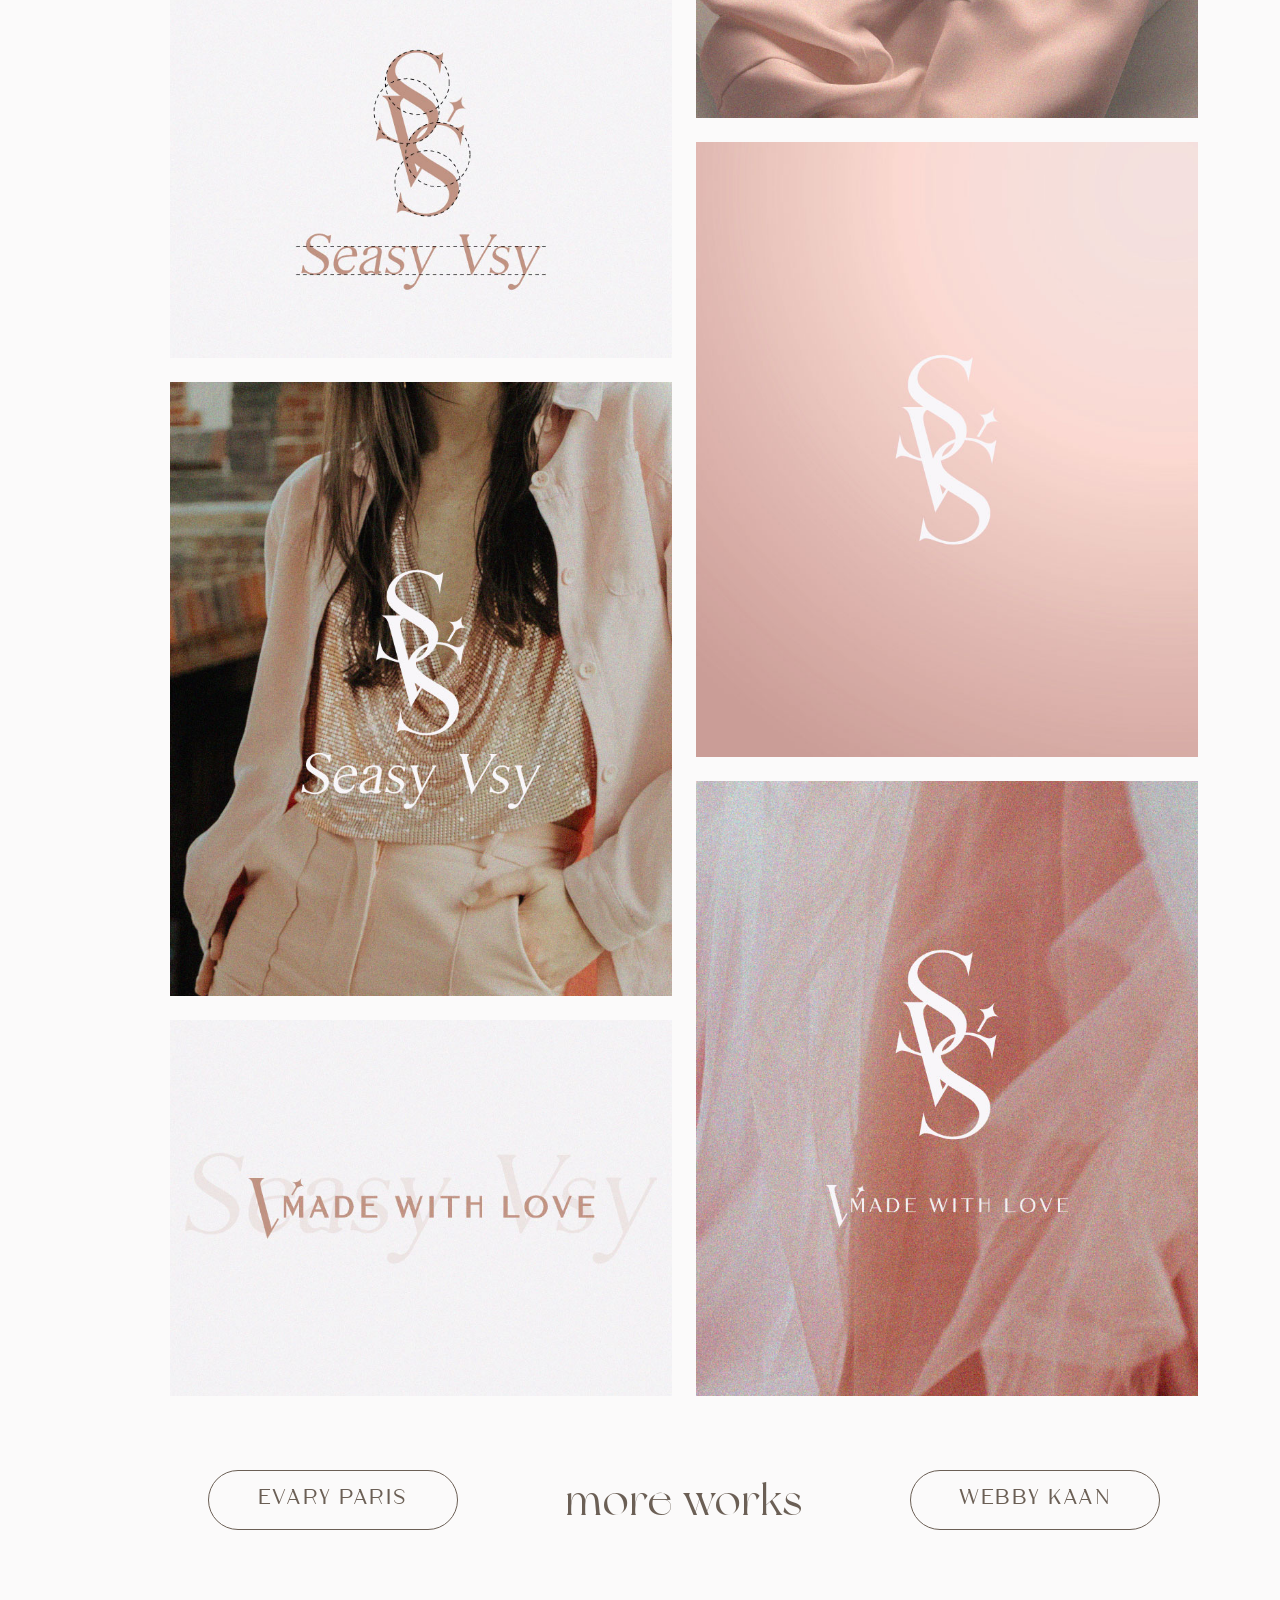
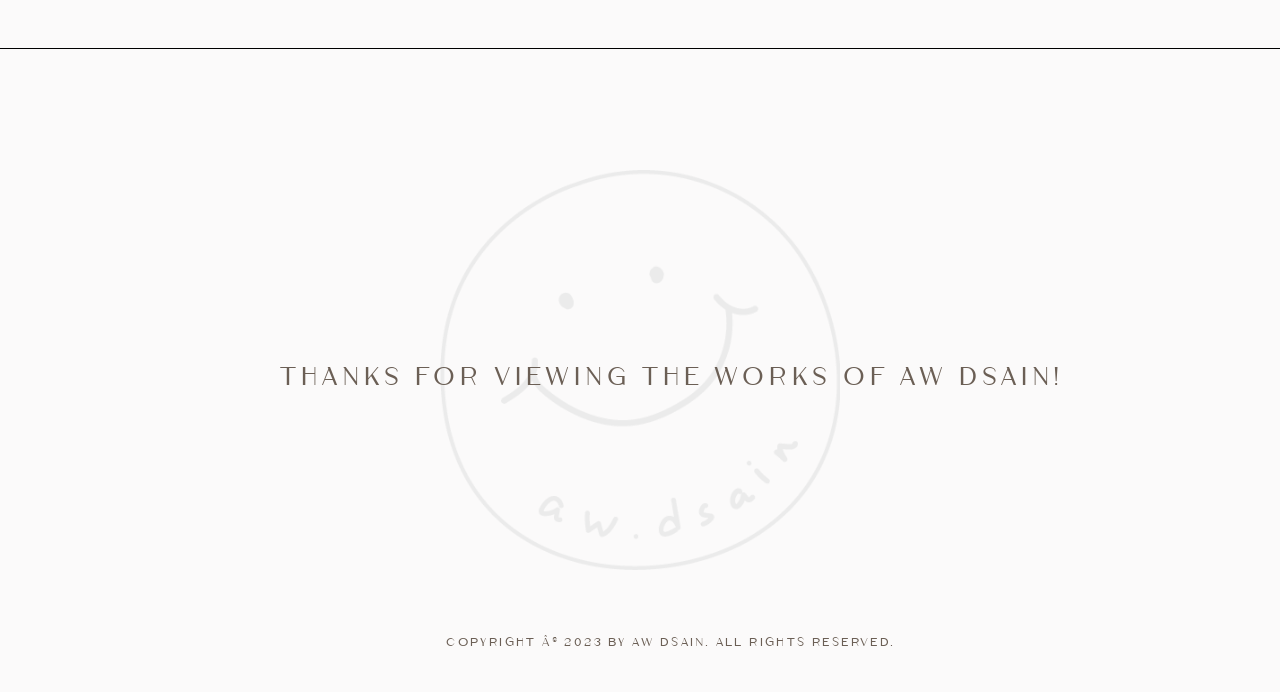
<file: product3.html>
<!DOCTYPE html>
<html lang="en">

<head>
  <meta charset="utf-8">
  <meta content="width=device-width, initial-scale=1.0" name="viewport">

  <title>AW Dsain</title>
  <meta content="" name="description">
  <meta content="" name="keywords">

  <!-- Favicons -->
  <link href="assets/img/footer_img.png" rel="icon">
  <!-- <link href="assets/img/apple-touch-icon.png" rel="apple-touch-icon"> -->

  <!-- Google Fonts -->
  <link href="https://fonts.googleapis.com/css?family=https://fonts.googleapis.com/css?family=Inconsolata:400,500,600,700|Raleway:400,400i,500,500i,600,600i,700,700i" rel="stylesheet">

  <!-- Vendor CSS Files -->
  <link href="assets/vendor/aos/aos.css" rel="stylesheet">
  <link href="assets/vendor/bootstrap/css/bootstrap.min.css" rel="stylesheet">
  <link href="assets/vendor/bootstrap-icons/bootstrap-icons.css" rel="stylesheet">
  <link href="assets/vendor/swiper/swiper-bundle.min.css" rel="stylesheet">

  <!-- Template Main CSS File -->
  <link href="assets/css/style.css" rel="stylesheet">
  <!-- Link to font-awewsome -->
  <link rel="stylesheet" href="https://cdnjs.cloudflare.com/ajax/libs/font-awesome/6.2.1/css/all.min.css" integrity="sha512-MV7K8+y+gLIBoVD59lQIYicR65iaqukzvf/nwasF0nqhPay5w/9lJmVM2hMDcnK1OnMGCdVK+iQrJ7lzPJQd1w==" crossorigin="anonymous" referrerpolicy="no-referrer" />

</head>

<body>

  <!-- ======= Navbar ======= -->
  <nav class="navbar-side-desktop">
<!-- desktop -->
   <div id="mySidenav" class="sidenav">
      <a href="index.html">

<!-- Generator: Adobe Illustrator 26.3.1, SVG Export Plug-In . SVG Version: 6.00 Build 0)  -->
<svg version="1.1" id="Layer_3" xmlns="http://www.w3.org/2000/svg" xmlns:xlink="http://www.w3.org/1999/xlink" x="0px" y="0px"
   viewBox="0 0 64 64" style="enable-background:new 0 0 64 64;" xml:space="preserve">
<g>
  <path class="st0" d="M15.1,37C15.1,37,15.1,37,15.1,37c-0.4-0.6-0.8-1.2-1.3-1.6c-0.5-0.5-1.2-0.9-1.9-1.2
    c-0.4-0.2-0.9-0.3-1.3-0.4c-0.5-0.1-1-0.2-1.5-0.2c-0.5-0.1-1-0.1-1.5-0.1c-0.5,0-1,0-1.4,0H1.2c-0.1,0-0.1,0-0.1,0.1
    c0,0.1,0,0.1,0.1,0.1c0,0,0.1,0.1,0.1,0.1c0,0,0.1,0.1,0.2,0.1c0.3,0.3,0.4,1,0.4,2.1v10.4c0,0.3,0,0.6,0,0.8
    c0,0.2-0.1,0.4-0.1,0.6c0,0.1-0.1,0.3-0.1,0.3c0,0.1-0.1,0.2-0.1,0.2c-0.1,0.1-0.1,0.2-0.2,0.2c-0.1,0.1-0.2,0.1-0.2,0.2
    c0,0-0.1,0.1,0,0.1c0,0.1,0.1,0.1,0.1,0.1h4.9c0.7,0,1.4,0,2.1-0.1c0.7-0.1,1.4-0.2,2.1-0.3c0.7-0.2,1.4-0.4,2-0.7
    c0.6-0.3,1.2-0.7,1.7-1.3c1.4-1.4,2.1-3.3,2.1-5.4c0-0.7-0.1-1.4-0.3-2.1C15.7,38.3,15.4,37.6,15.1,37z M3.6,33.8
    c0.7,0,1.4,0,2.1,0c0.8,0,1.5,0.1,2.2,0.2c0.7,0.1,1.4,0.3,2.1,0.6c0.7,0.3,1.2,0.6,1.8,1.2c1.4,1.3,2.1,3.2,2.1,5.5
    c0,2.3-0.7,4.1-2.1,5.4c-0.6,0.5-1.1,0.9-1.8,1.2c-0.6,0.3-1.3,0.4-2,0.5c-0.7,0.1-1.4,0.1-2.2,0.1c-0.7,0-1.5,0-2.2,0V33.8z"/>
  <path class="st0" d="M26.4,41.9C26.4,41.9,26.4,41.9,26.4,41.9c-0.3-0.2-0.7-0.4-1.3-0.7c-0.5-0.3-1.2-0.6-2-1
    c-2-1-3.3-1.8-3.8-2.3c-0.4-0.4-0.6-0.9-0.6-1.5c0-0.4,0.1-0.8,0.3-1.1c0.2-0.3,0.4-0.6,0.8-0.8c0.3-0.2,0.7-0.4,1.1-0.5
    c0.8-0.2,1.7-0.2,2.5,0c0.4,0.1,0.8,0.2,1.2,0.4c0.4,0.2,0.7,0.4,1,0.6c0.3,0.2,0.6,0.5,0.8,0.9c0.1,0.1,0.2,0.3,0.2,0.4
    c0.1,0.1,0.1,0.3,0.2,0.5c0,0.1,0.1,0.1,0.1,0.1c0.1,0,0.1-0.1,0.1-0.1v-2.6c0-0.1,0-0.1-0.1-0.1c0,0-0.1,0-0.1,0l0,0
    c-0.2,0.2-0.5,0.3-0.8,0.3c-0.3,0-0.7-0.1-1.2-0.3c-1.7-0.6-3.2-0.7-4.6-0.3c-0.6,0.2-1.1,0.4-1.5,0.7c-0.4,0.3-0.8,0.7-1.1,1.2
    c-0.3,0.5-0.4,1-0.4,1.6c0,0.7,0.2,1.2,0.5,1.7c0.3,0.5,0.8,0.9,1.3,1.3c0.3,0.2,0.7,0.5,1.2,0.8c0.5,0.3,1.2,0.6,1.9,1
    c0.7,0.4,1.3,0.7,1.8,0.9c0.4,0.2,0.8,0.4,0.9,0.6c0.4,0.3,0.8,0.6,1.1,1.1c0.3,0.4,0.5,0.9,0.5,1.3c0,0.5-0.1,0.9-0.3,1.2
    c-0.2,0.3-0.5,0.6-0.8,0.9c-0.3,0.2-0.7,0.4-1.2,0.5c-0.5,0.1-0.9,0.2-1.4,0.2c-0.4,0-0.8,0-1.3-0.1c-0.5-0.1-0.9-0.2-1.3-0.4
    c-0.4-0.2-0.8-0.4-1.2-0.6c-0.4-0.3-0.7-0.5-0.9-0.7c-0.3-0.3-0.4-0.7-0.6-1c0,0,0-0.1-0.1-0.1c0-0.1-0.1-0.1-0.1-0.1
    c-0.1,0-0.1,0.1-0.1,0.1v2.6c0,0.1,0.1,0.1,0.1,0.1c0,0,0.1,0,0.1-0.1c0,0,0.1,0,0.1-0.1l0,0c0.2-0.1,0.3-0.1,0.4-0.1
    c0.2,0,0.4,0,0.5,0l0,0c0.2,0,0.4,0.1,0.7,0.1c0.1,0,0.2,0.1,0.3,0.1c0,0,0.1,0,0.1,0c0.1,0,0.2,0.1,0.3,0.1c0.5,0.1,1,0.3,1.4,0.4
    c0.4,0.1,1,0.2,1.5,0.2c1.5,0,2.7-0.4,3.7-1.2c1-0.8,1.4-1.7,1.4-2.8c0-0.6-0.2-1.2-0.5-1.7C27.3,42.7,26.9,42.3,26.4,41.9z"/>
  <path class="st0" d="M63,33.5c0-0.1-0.1-0.1-0.1-0.1h-1.7c-0.1,0-0.1,0-0.1,0.1c0,0.1,0,0.1,0,0.1c0,0,0.1,0.1,0.1,0.1
    c0,0,0.1,0.1,0.1,0.1c0.1,0.2,0.3,0.4,0.3,0.7c0.1,0.3,0.1,0.8,0.1,1.3V46l-11-12.6c0,0-0.1,0-0.1,0h-2.4c-0.1,0-0.1,0-0.1,0.1
    c0,0.1,0,0.1,0.1,0.1c0.2,0.1,0.3,0.2,0.5,0.3c0.3,0.2,0.7,0.6,1.2,1.1l0.1,0.1v11.3c0,1-0.1,1.6-0.3,1.9c0,0.1-0.1,0.1-0.2,0.2
    c-0.1,0.1-0.1,0.1-0.2,0.2c0,0-0.1,0.1,0,0.1c0,0.1,0.1,0.1,0.1,0.1H51c0.1,0,0.1,0,0.1-0.1c0-0.1,0-0.1-0.1-0.1c0,0-0.1,0-0.1-0.1
    c0,0-0.1-0.1-0.2-0.1c-0.3-0.3-0.4-1-0.4-2V35.7L62,48.9c0,0,0.1,0,0.1,0c0,0,0,0,0,0c0.1,0,0.1-0.1,0.1-0.1V35.9
    c0-0.5,0-0.9,0.1-1.2c0.1-0.3,0.1-0.5,0.2-0.7c0.1-0.1,0.1-0.1,0.2-0.2c0.1-0.1,0.1-0.1,0.2-0.2C63,33.6,63,33.5,63,33.5z"/>
  <path class="st0" d="M42.9,48.5c-0.1,0-1.3,0-1.3-1.3v-9.8c0-0.1,0-1.1-0.8-2c-1.5-1.9-4.3-2-5.4-2c-1.7,0-3.2,1-3.9,1.6
    c-0.4,0.3-0.9,0.8-1.5,1.5l0,0c0,0,0,0,0,0c-0.1,0.1,0,0.2,0,0.3l0.7,0.8c0.1,0.1,0.1,0.1,0.2,0.1c0.1,0,0.1-0.1,0.2-0.1
    c0,0,0.4-0.9,1.1-1.8c1-1.2,2-1.8,3.1-1.8c1.5,0,4.3,0.6,4.3,2.8c0,2.1-2.4,2.7-4.2,3.1c-0.2,0-0.3,0.1-0.5,0.1
    c-1.2,0.3-2.4,0.6-3.4,1.1c-2.3,1.2-2.8,3.4-2.2,5c0.6,1.8,2.2,2.9,4.2,2.9c0.7,0,1.3-0.1,1.9-0.4c2.2-0.9,3.5-2.1,4.2-3.9v4.1
    c0,0.1,0.1,0.2,0.2,0.2h2.9c0.2,0,0.3-0.1,0.3-0.2C43.2,48.6,43,48.5,42.9,48.5z M31.2,44.6c0-2.4,2.6-3.9,4.3-4.3l0.3-0.1
    c1.3-0.3,3.1-0.8,3.9-2v4.5c0,0,0,1-0.6,2.2c-1.1,2.2-3.3,3.4-4.8,3.4C32.5,48.3,31.2,46.7,31.2,44.6z"/>
  <path class="st0" d="M46.6,48.2c0-0.2-0.2-1.2-0.2-1.7v-9.5c0-0.1-0.1-0.1-0.1-0.1h0c0,0,0,0,0,0L44,37.7c-0.1,0-0.1,0.1-0.1,0.1
    c0,0.1,0,0.1,0.1,0.1c0.2,0.1,0.4,0.2,0.5,0.3c0.1,0.2,0.2,0.4,0.3,0.6c0,0.2,0.1,0.5,0.1,1c0,0.5,0,1,0,1.7v4.8
    c0,0.4,0,0.8-0.1,1.2c0,0.4-0.2,0.7-0.5,1c0,0,0,0.1,0,0.1c0,0,0.1,0.1,0.1,0.1H47c0.1,0,0.1,0,0.1-0.1c0-0.1,0-0.1,0-0.1
    C46.9,48.6,46.8,48.4,46.6,48.2z"/>
  <path class="st0" d="M44.3,34.9c0,0,0.1,0,0.1,0c0.3-0.1,0.6,0,0.8,0.1c0.1,0.1,0.2,0.2,0.2,0.3c0,0.2-0.2,0.5-0.7,0.8
    c-0.1,0-0.1,0.1-0.1,0.2c0,0.1,0.1,0.1,0.1,0.1c0,0,0,0,0,0c1.4-0.4,1.9-1.2,1.9-1.9c0-0.7-0.5-1.1-1.2-1.1c-0.4,0-0.7,0.1-1,0.4
    C44.3,34.1,44.2,34.4,44.3,34.9C44.3,34.9,44.3,34.9,44.3,34.9z"/>
  <path class="st0" d="M20.2,30.6c0.1,0,0.1,0,0.2,0l1.5-0.6c0.1,0,0.2-0.2,0.2-0.3c0-0.1,0-0.1,0-0.2L22,29.4c0,0,0-0.1,0-0.2
    c0,0,0-0.1,0-0.2l3.9-11.8c0.2-0.7,0.4-1.1,0.6-1.4c0.2-0.2,0.5-0.4,0.8-0.4c0.2,0,0.2-0.1,0.2-0.2c0-0.1-0.1-0.2-0.2-0.2
    c0,0,0,0,0,0c-0.4,0-0.7,0.1-0.9,0.1h-0.9c-0.3,0-0.7,0-1.3-0.1c-0.2,0-0.3,0.1-0.3,0.2c0,0.1,0,0.1,0,0.1c0.1,0.1,0.2,0.1,0.2,0.1
    c1.2,0,1.3,0.5,1.3,0.9c0,0.2,0,0.4-0.1,0.7l-3.7,11.4c0,0,0,0,0,0c-0.5-1.1-2.4-7.2-3.7-11.4c-0.1-0.3-0.1-0.5-0.1-0.7
    c0-0.3,0.1-0.6,0.3-0.7c0.2-0.2,0.6-0.2,1-0.3c0.1,0,0.2,0,0.2-0.1c0,0,0.1-0.1,0-0.1c0,0,0-0.2-0.3-0.2c0,0,0,0,0,0
    c-0.5,0-0.9,0.1-1.2,0.1h-2.9c-0.3,0-0.7,0-1.2-0.1c-0.2,0-0.3,0.1-0.3,0.2c0,0.1,0,0.1,0,0.2c0.1,0.1,0.2,0.1,0.2,0.1
    c0.5,0,0.9,0.2,1.2,0.4c0.3,0.2,0.5,0.7,0.7,1.4l0.7,2.3c0,0,0,0,0,0.1c0.1,0.3,0.1,0.4,0.1,0.5c0,0.1,0,0.2-0.1,0.4l-2.7,8.1
    L9.9,17.2c-0.1-0.3-0.1-0.5-0.1-0.7c0-0.6,0.4-0.9,1.3-1c0,0,0.1,0,0.2-0.1c0,0,0.1-0.1,0-0.2c0-0.1-0.1-0.2-0.3-0.2c0,0,0,0,0,0
    c-0.5,0-0.9,0.1-1.2,0.1H7c-0.2,0-0.5,0-0.9-0.1c-0.2,0-0.2,0.1-0.2,0.2c0,0.1,0.1,0.2,0.2,0.2c0,0,0,0,0,0c0.3,0,0.6,0.2,0.8,0.4
    C6.9,16,7,16.2,7.2,16.4c-0.3,0.8-4.3,11.5-4.6,12.2c0,0.1-0.1,0.1-0.1,0.2c-0.2,0.4-0.3,0.8-0.6,1.1c-0.3,0.3-0.5,0.4-0.6,0.4
    l-0.1,0C1,30.4,1,30.4,1,30.5c0,0.1,0.1,0.1,0.1,0.1h2.2c0.1,0,0.1,0,0.1-0.1c0-0.1,0-0.1-0.1-0.1l-0.1,0C3.1,30.2,3,30,2.9,29.9
    c-0.1-0.2-0.1-0.3-0.1-0.4c0-0.2,0-0.4,0.1-0.6c0.1-0.2,0.9-2.4,1.4-3.6h5.8l1.7,5.1c0,0.2,0.2,0.2,0.3,0.2c0.1,0,0.1,0,0.2,0
    l1.5-0.6c0.1,0,0.2-0.1,0.2-0.3c0,0,0-0.1,0-0.2c0,0,0,0,0,0l-0.1-0.1c0.1-0.5,1.7-5.2,2.8-8.6l3.1,9.6
    C19.9,30.5,20,30.6,20.2,30.6z M4.5,24.9l2.9-7.7c0,0.1,0,0.1,0.1,0.2l2.5,7.6H4.5z M27.3,15.2L27.3,15.2L27.3,15.2L27.3,15.2z"/>
</g>
</svg>

      </a>
        <!-- <a class="navbar-brand" href="index.html" style="color: #6B5F55;">Aw<span class="navbar-brand" style="display: block;">DSaiN</span></a> -->
        <a class="navbar-font" href="index.html">Portfolio</a>
        <div class="navbar-deks-icon">
            <a href="https://www.instagram.com/awdsain/" target="_blank" i class="fa-brands fa-instagram fa-2xl" style="padding: 30px 10px;"></i></a>
            
            <a href="mailto: awdsainer@gmail.com" i class="fa-regular fa-2xl fa-envelope" style="padding: 30px 8px;"></i></a>
          </div>  
    </div>

  </nav> 
<!-- mobile -->
  <nav class="navbar navbar-light custom-navbar">
    <div class="container col-12">
      <a href="index.html">

<!-- Generator: Adobe Illustrator 26.3.1, SVG Export Plug-In . SVG Version: 6.00 Build 0)  -->
<svg version="1.1" id="Layer_2" xmlns="http://www.w3.org/2000/svg" xmlns:xlink="http://www.w3.org/1999/xlink" x="0px" y="0px"
   viewBox="0 0 70 70" style="enable-background:new 0 0 70 70;" xml:space="preserve">

<g>
  <path class="st0" d="M16.2,40.6C16.2,40.6,16.2,40.6,16.2,40.6c-0.4-0.7-0.9-1.3-1.5-1.8c-0.6-0.5-1.3-1-2.1-1.3
    c-0.5-0.2-1-0.3-1.5-0.5c-0.5-0.1-1.1-0.2-1.6-0.3c-0.6-0.1-1.1-0.1-1.7-0.1c-0.5,0-1.1,0-1.6,0H0.8c-0.1,0-0.1,0-0.1,0.1
    c0,0.1,0,0.1,0.1,0.2c0.1,0,0.1,0.1,0.2,0.1C0.9,37,1,37,1.1,37.1c0.3,0.4,0.5,1.1,0.5,2.3v11.5c0,0.4,0,0.7,0,0.9
    c0,0.2-0.1,0.5-0.1,0.6c0,0.2-0.1,0.3-0.1,0.4c0,0.1-0.1,0.2-0.1,0.2C1.1,53.2,1,53.2,1,53.3c-0.1,0.1-0.2,0.1-0.3,0.2
    c0,0-0.1,0.1,0,0.2c0,0.1,0.1,0.1,0.1,0.1h5.5c0.8,0,1.6,0,2.4-0.1c0.8-0.1,1.6-0.2,2.3-0.4c0.8-0.2,1.5-0.5,2.2-0.8
    c0.7-0.3,1.3-0.8,1.9-1.4c1.5-1.6,2.3-3.6,2.3-6c0-0.8-0.1-1.6-0.3-2.3C16.9,42,16.6,41.2,16.2,40.6z M3.5,37c0.8,0,1.6,0,2.4,0
    c0.8,0,1.7,0.1,2.5,0.2c0.8,0.1,1.6,0.3,2.3,0.6c0.7,0.3,1.4,0.7,1.9,1.3c1.5,1.5,2.3,3.5,2.3,6.1c0,2.5-0.8,4.5-2.3,6
    c-0.6,0.6-1.3,1-2,1.3c-0.7,0.3-1.4,0.5-2.2,0.6c-0.8,0.1-1.6,0.2-2.4,0.1c-0.8,0-1.6,0-2.5,0V37z"/>
  <path class="st0" d="M28.8,46C28.8,46,28.8,46,28.8,46c-0.3-0.2-0.8-0.5-1.4-0.8c-0.6-0.3-1.4-0.7-2.2-1.1
    c-2.2-1.1-3.7-1.9-4.3-2.6c-0.5-0.5-0.7-1-0.7-1.6c0-0.4,0.1-0.8,0.3-1.2c0.2-0.4,0.5-0.7,0.8-0.9c0.3-0.2,0.7-0.4,1.2-0.6
    c0.9-0.3,1.8-0.2,2.8,0c0.5,0.1,0.9,0.3,1.3,0.5c0.4,0.2,0.8,0.4,1.2,0.7c0.3,0.3,0.6,0.6,0.9,0.9c0.1,0.1,0.2,0.3,0.3,0.5
    c0.1,0.2,0.2,0.3,0.2,0.5c0,0.1,0.1,0.1,0.2,0.1c0.1,0,0.1-0.1,0.1-0.1v-2.9c0-0.1,0-0.1-0.1-0.1c-0.1,0-0.1,0-0.2,0l0,0
    c-0.2,0.2-0.5,0.3-0.8,0.3c-0.3,0-0.7-0.1-1.3-0.3c-1.8-0.7-3.5-0.8-5.1-0.3c-0.6,0.2-1.2,0.5-1.7,0.8c-0.5,0.4-0.9,0.8-1.2,1.3
    c-0.3,0.5-0.4,1.1-0.4,1.7c0,0.7,0.2,1.4,0.5,1.9c0.4,0.5,0.8,1,1.5,1.4c0.3,0.2,0.8,0.5,1.4,0.8c0.6,0.3,1.3,0.7,2.1,1.1
    c0.8,0.4,1.5,0.8,2,1c0.5,0.3,0.8,0.5,1,0.6c0.5,0.3,0.9,0.7,1.2,1.2c0.3,0.5,0.5,1,0.5,1.5c0,0.5-0.1,0.9-0.3,1.3
    c-0.2,0.4-0.5,0.7-0.9,0.9c-0.4,0.3-0.8,0.5-1.3,0.6c-0.5,0.1-1,0.2-1.5,0.2c-0.4,0-0.9-0.1-1.4-0.2c-0.5-0.1-1-0.2-1.5-0.4
    c-0.5-0.2-0.9-0.4-1.3-0.7c-0.4-0.3-0.7-0.6-1-0.8c-0.3-0.3-0.5-0.7-0.6-1.1c0,0,0-0.1-0.1-0.1c0-0.1-0.1-0.1-0.2-0.1
    c-0.1,0-0.1,0.1-0.1,0.1V53c0,0.1,0.1,0.1,0.1,0.1c0,0,0.1,0,0.1-0.1c0,0,0.1,0,0.1-0.1l0,0c0.2-0.1,0.3-0.1,0.5-0.2
    c0.2,0,0.4,0,0.6,0l0,0c0.2,0,0.5,0.1,0.8,0.2c0.1,0,0.2,0.1,0.3,0.1c0,0,0.1,0,0.1,0c0.1,0,0.2,0.1,0.3,0.1
    c0.6,0.2,1.1,0.3,1.6,0.4c0.5,0.1,1.1,0.2,1.7,0.2c1.7,0,3-0.4,4.1-1.3c1.1-0.9,1.6-1.9,1.6-3.1c0-0.7-0.2-1.3-0.5-1.9
    C29.8,46.9,29.3,46.4,28.8,46z"/>
  <path class="st0" d="M69.4,36.7c0-0.1-0.1-0.1-0.1-0.1h-1.9c-0.1,0-0.1,0-0.1,0.1c0,0.1,0,0.1,0,0.2c0,0,0.1,0.1,0.2,0.1
    c0.1,0,0.1,0.1,0.1,0.1c0.2,0.2,0.3,0.4,0.4,0.8c0.1,0.4,0.1,0.9,0.1,1.5v11.2L55.7,36.6c0,0-0.1,0-0.1,0h-2.7
    c-0.1,0-0.1,0-0.1,0.1c0,0.1,0,0.1,0.1,0.2c0.2,0.1,0.4,0.2,0.5,0.3c0.3,0.2,0.8,0.6,1.3,1.2l0.1,0.1V51c0,1.1-0.1,1.8-0.4,2.1
    c-0.1,0.1-0.1,0.1-0.2,0.2c-0.1,0.1-0.2,0.1-0.2,0.2c0,0-0.1,0.1,0,0.2c0,0.1,0.1,0.1,0.1,0.1H56c0.1,0,0.1-0.1,0.1-0.1
    c0-0.1,0-0.1-0.1-0.2c-0.1,0-0.1,0-0.1-0.1c0-0.1-0.1-0.1-0.2-0.2c-0.3-0.3-0.4-1.1-0.4-2.2V39.1l12.9,14.7c0,0,0.1,0,0.1,0
    c0,0,0,0,0.1,0c0.1,0,0.1-0.1,0.1-0.1V39.3c0-0.6,0-1,0.1-1.4c0.1-0.3,0.2-0.6,0.3-0.7c0.1-0.1,0.1-0.2,0.2-0.2
    c0.1-0.1,0.1-0.1,0.2-0.2C69.3,36.8,69.4,36.7,69.4,36.7z"/>
  <path class="st0" d="M47.1,53.3c-0.1,0-1.4,0-1.4-1.4V41c0-0.1,0-1.2-0.9-2.2c-1.6-2.1-4.8-2.2-6-2.2c-1.9,0-3.5,1.1-4.3,1.8
    c-0.4,0.3-1,0.9-1.6,1.6l0,0c0,0,0,0,0,0c-0.1,0.1,0,0.3,0,0.3l0.8,0.8c0.1,0.1,0.1,0.1,0.2,0.1c0.1,0,0.2-0.1,0.2-0.2
    c0,0,0.4-1,1.2-2c1.1-1.3,2.2-2,3.5-2c1.7,0,4.8,0.7,4.8,3.1c0,2.3-2.7,3-4.6,3.4c-0.2,0-0.3,0.1-0.5,0.1c-1.3,0.3-2.7,0.6-3.8,1.2
    c-2.6,1.3-3.1,3.7-2.4,5.6c0.7,2,2.5,3.3,4.6,3.3c0.7,0,1.4-0.1,2.1-0.4c2.4-1,3.8-2.3,4.6-4.4v4.5c0,0.1,0.1,0.3,0.3,0.3h3.3
    c0.2,0,0.3-0.1,0.3-0.3C47.4,53.4,47.2,53.3,47.1,53.3z M34.1,48.9c0-2.6,2.8-4.3,4.7-4.8l0.3-0.1c1.5-0.4,3.4-0.9,4.3-2.2v4.9
    c0,0,0,1.1-0.7,2.4c-1.2,2.5-3.6,3.8-5.3,3.8C35.6,53.1,34.1,51.3,34.1,48.9z"/>
  <path class="st0" d="M51.2,52.9c0-0.2-0.2-1.3-0.2-1.9V40.5c0-0.1-0.1-0.1-0.1-0.1h0c0,0,0,0-0.1,0l-2.5,1c-0.1,0-0.1,0.1-0.1,0.1
    c0,0.1,0,0.1,0.1,0.1c0.3,0.1,0.4,0.2,0.6,0.4c0.1,0.2,0.2,0.4,0.3,0.7c0,0.2,0.1,0.6,0.1,1.1c0,0.5,0,1.1,0,1.9v5.3
    c0,0.4,0,0.9-0.1,1.3c-0.1,0.4-0.2,0.8-0.5,1.1c0,0-0.1,0.1,0,0.2c0,0.1,0.1,0.1,0.1,0.1h2.8c0.1,0,0.1,0,0.1-0.1
    c0-0.1,0-0.1,0-0.2C51.5,53.4,51.4,53.2,51.2,52.9z"/>
  <path class="st0" d="M48.7,38.2c0,0,0.1,0,0.1,0c0.3-0.1,0.6,0,0.8,0.1c0.1,0.1,0.2,0.2,0.2,0.4c0,0.2-0.2,0.6-0.7,0.8
    c-0.1,0-0.1,0.1-0.1,0.2c0,0.1,0.1,0.1,0.1,0.1c0,0,0,0,0,0c1.6-0.4,2.1-1.4,2.1-2.1c0-0.7-0.6-1.3-1.3-1.3c-0.4,0-0.8,0.2-1.1,0.4
    c-0.3,0.3-0.4,0.7-0.3,1.1C48.6,38.2,48.6,38.2,48.7,38.2z"/>
  <path class="st0" d="M21.9,33.5c0.1,0,0.1,0,0.2,0l1.7-0.6c0.2-0.1,0.2-0.2,0.2-0.3c0-0.1,0-0.2,0-0.2l-0.1-0.2c0,0,0-0.1,0-0.2
    c0,0,0-0.1,0-0.2l4.3-13.1c0.2-0.8,0.5-1.3,0.7-1.5c0.2-0.3,0.5-0.4,0.9-0.4c0.2,0,0.3-0.1,0.3-0.2c0-0.1-0.1-0.2-0.3-0.2
    c0,0,0,0,0,0c-0.5,0-0.8,0.1-1,0.1h-1c-0.3,0-0.8,0-1.5-0.1c-0.2,0-0.3,0.2-0.3,0.2c0,0.1,0,0.1,0,0.2c0.1,0.1,0.2,0.1,0.2,0.1
    c1.3,0.1,1.5,0.5,1.5,1c0,0.2,0,0.5-0.1,0.8l-4.1,12.7c0,0,0,0,0,0c-0.5-1.2-2.7-8-4.1-12.6c-0.1-0.3-0.2-0.6-0.2-0.8
    c0-0.4,0.1-0.6,0.4-0.8c0.3-0.2,0.6-0.3,1.1-0.3c0.1,0,0.2,0,0.2-0.1c0,0,0.1-0.1,0-0.2c0,0,0-0.2-0.3-0.2c0,0,0,0,0,0
    c-0.6,0-1,0.1-1.3,0.1h-3.3c-0.3,0-0.8,0-1.4-0.1c-0.2,0-0.3,0.2-0.3,0.2c0,0.1,0,0.1,0,0.2c0.1,0.1,0.2,0.1,0.2,0.1
    c0.5,0,1,0.2,1.3,0.4c0.3,0.3,0.6,0.8,0.8,1.5l0.8,2.5c0,0,0,0,0,0.1c0.1,0.3,0.1,0.5,0.1,0.5c0,0.1,0,0.2-0.1,0.5l-3,9l-4.2-12.7
    c-0.1-0.3-0.2-0.6-0.2-0.8c0-0.7,0.5-1,1.4-1.1c0,0,0.2,0,0.2-0.1c0,0,0.1-0.1,0-0.2c0-0.1-0.1-0.2-0.3-0.2c0,0,0,0,0,0
    c-0.6,0-1,0.1-1.3,0.1H7.2c-0.2,0-0.5,0-1-0.1C6,16.2,6,16.3,6,16.5c0,0.1,0.1,0.2,0.2,0.2c0,0,0,0,0,0c0.4,0,0.6,0.2,0.9,0.4
    c0.1,0.1,0.2,0.3,0.4,0.6c-0.3,0.9-4.8,12.7-5.1,13.5c0,0.1-0.1,0.1-0.1,0.2c-0.2,0.4-0.4,0.9-0.7,1.2C1.2,33,1,33.1,0.8,33.1
    l-0.1,0c-0.1,0-0.1,0.1-0.1,0.2c0,0.1,0.1,0.1,0.1,0.1h2.5c0.1,0,0.1,0,0.1-0.1c0-0.1,0-0.1-0.1-0.2l-0.1,0C3,33,2.8,32.8,2.8,32.6
    c-0.1-0.2-0.1-0.3-0.1-0.5c0-0.2,0-0.4,0.1-0.7c0.1-0.2,1-2.6,1.5-3.9h6.4l1.9,5.6c0,0.2,0.2,0.3,0.3,0.3c0.1,0,0.2,0,0.2,0
    l1.7-0.6c0.2-0.1,0.2-0.2,0.2-0.3c0,0,0-0.1-0.1-0.2c0,0,0,0,0,0l-0.1-0.2c0.1-0.5,1.9-5.8,3.1-9.6l3.5,10.6
    C21.6,33.4,21.7,33.5,21.9,33.5z M4.5,27.1l3.3-8.6c0,0.1,0,0.1,0.1,0.2l2.8,8.4H4.5z M29.8,16.4L29.8,16.4L29.8,16.4L29.8,16.4z"
    />
</g>
</svg>


      </a>
      <!-- <a class="navbar-brand" href="index.html">Aw<span class="navbar-brand" style="display: block; margin-top: -23px;">DSaiN</span></a> -->
      <a class="mb-title" href="index.html">Portfolio</a>
      <div class="iconss">
        <a href="https://www.instagram.com/awdsain/" i class="fa-brands fa-xl fa-instagram" style="padding: 0px 10px;"></i></a>
        <!-- <a href="index.html" i class="fa-brands fa-behance" style="padding: 0px 10px;"></i></a> -->
        <a href="mailto: awdsainer@gmail.com" i class="fa-regular fa-xl fa-envelope" style="padding: 0px 10px;"></i></a>
      </div>      
    </div>
  </nav>
<!-- mob_425 -->
  <nav class="navbar navbar-light nav_mb_425QQ">
    <div class="container col-12" id="QQAB">
      <a href="index.html">
     
<!-- Generator: Adobe Illustrator 26.3.1, SVG Export Plug-In . SVG Version: 6.00 Build 0)  -->
<svg version="1.1" id="Layer_1" xmlns="http://www.w3.org/2000/svg" xmlns:xlink="http://www.w3.org/1999/xlink" x="0px" y="0px"
   viewBox="0 0 48 48" style="enable-background:new 0 0 48 48;" xml:space="preserve">

<g>
  <path class="st0" d="M11.1,27.8C11.1,27.8,11.1,27.8,11.1,27.8c-0.3-0.5-0.6-0.9-1-1.3c-0.4-0.4-0.9-0.7-1.5-0.9
    c-0.3-0.1-0.7-0.2-1-0.3c-0.4-0.1-0.7-0.1-1.1-0.2c-0.4,0-0.8-0.1-1.2-0.1c-0.4,0-0.7,0-1.1,0H0.5c0,0-0.1,0-0.1,0.1
    c0,0,0,0.1,0,0.1c0,0,0.1,0.1,0.1,0.1c0,0,0.1,0.1,0.1,0.1C0.9,25.7,1,26.2,1,27v7.9c0,0.2,0,0.5,0,0.6c0,0.2,0,0.3-0.1,0.4
    c0,0.1-0.1,0.2-0.1,0.3c0,0.1-0.1,0.1-0.1,0.1c0,0.1-0.1,0.1-0.1,0.2c-0.1,0-0.1,0.1-0.2,0.1c0,0,0,0.1,0,0.1c0,0,0.1,0.1,0.1,0.1
    h3.7c0.5,0,1.1,0,1.6-0.1c0.5,0,1.1-0.1,1.6-0.3C8,36.4,8.5,36.3,9,36c0.5-0.2,0.9-0.6,1.3-1c1.1-1.1,1.6-2.5,1.6-4.1
    c0-0.5-0.1-1.1-0.2-1.6C11.6,28.8,11.4,28.3,11.1,27.8z M2.4,25.4c0.5,0,1.1,0,1.6,0c0.6,0,1.2,0.1,1.7,0.1
    c0.5,0.1,1.1,0.2,1.6,0.4c0.5,0.2,0.9,0.5,1.3,0.9c1,1,1.6,2.4,1.6,4.2c0,1.7-0.5,3.1-1.6,4.1c-0.4,0.4-0.9,0.7-1.4,0.9
    c-0.5,0.2-1,0.3-1.5,0.4c-0.5,0.1-1.1,0.1-1.7,0.1c-0.6,0-1.1,0-1.7,0V25.4z"/>
  <path class="st0" d="M19.7,31.5C19.7,31.5,19.7,31.5,19.7,31.5c-0.2-0.2-0.6-0.3-1-0.6c-0.4-0.2-0.9-0.5-1.5-0.8
    c-1.5-0.7-2.5-1.3-2.9-1.8c-0.3-0.3-0.5-0.7-0.5-1.1c0-0.3,0.1-0.6,0.2-0.8c0.1-0.2,0.3-0.5,0.6-0.6c0.2-0.2,0.5-0.3,0.8-0.4
    c0.6-0.2,1.3-0.2,1.9,0c0.3,0.1,0.6,0.2,0.9,0.3c0.3,0.1,0.6,0.3,0.8,0.5c0.2,0.2,0.4,0.4,0.6,0.6c0.1,0.1,0.1,0.2,0.2,0.3
    c0.1,0.1,0.1,0.2,0.2,0.3c0,0,0.1,0.1,0.1,0.1c0,0,0.1-0.1,0.1-0.1v-2c0,0,0-0.1-0.1-0.1c0,0-0.1,0-0.1,0l0,0
    c-0.2,0.1-0.4,0.2-0.6,0.2c-0.2,0-0.5-0.1-0.9-0.2c-1.3-0.5-2.4-0.6-3.5-0.2c-0.4,0.1-0.8,0.3-1.2,0.6c-0.3,0.2-0.6,0.5-0.8,0.9
    c-0.2,0.4-0.3,0.8-0.3,1.2c0,0.5,0.1,0.9,0.4,1.3c0.2,0.4,0.6,0.7,1,1c0.2,0.2,0.5,0.4,0.9,0.6c0.4,0.2,0.9,0.5,1.4,0.7
    c0.6,0.3,1,0.5,1.4,0.7c0.3,0.2,0.6,0.3,0.7,0.4c0.3,0.2,0.6,0.5,0.9,0.8c0.2,0.3,0.4,0.7,0.4,1c0,0.3-0.1,0.6-0.2,0.9
    c-0.2,0.3-0.4,0.5-0.6,0.6c-0.3,0.2-0.6,0.3-0.9,0.4c-0.3,0.1-0.7,0.1-1.1,0.1c-0.3,0-0.6,0-1-0.1c-0.3-0.1-0.7-0.2-1-0.3
    c-0.3-0.1-0.6-0.3-0.9-0.5c-0.3-0.2-0.5-0.4-0.7-0.6c-0.2-0.2-0.3-0.5-0.4-0.7c0,0,0-0.1,0-0.1c0,0-0.1-0.1-0.1-0.1
    c0,0-0.1,0.1-0.1,0.1v2c0,0.1,0,0.1,0.1,0.1c0,0,0.1,0,0.1,0c0,0,0,0,0.1-0.1l0,0c0.1-0.1,0.2-0.1,0.3-0.1c0.1,0,0.3,0,0.4,0l0,0
    c0.2,0,0.3,0.1,0.5,0.1c0.1,0,0.2,0,0.2,0.1c0,0,0.1,0,0.1,0c0.1,0,0.1,0.1,0.2,0.1c0.4,0.1,0.8,0.2,1.1,0.3
    c0.3,0.1,0.7,0.1,1.2,0.1c1.1,0,2.1-0.3,2.8-0.9c0.7-0.6,1.1-1.3,1.1-2.1c0-0.5-0.1-0.9-0.4-1.3C20.4,32.2,20.1,31.8,19.7,31.5z"/>
  <path class="st0" d="M47.6,25.1C47.6,25.1,47.5,25.1,47.6,25.1l-1.4-0.1c0,0-0.1,0-0.1,0.1s0,0.1,0,0.1c0,0,0.1,0.1,0.1,0.1
    c0,0,0.1,0.1,0.1,0.1c0.1,0.1,0.2,0.3,0.3,0.5c0.1,0.2,0.1,0.6,0.1,1v7.7l-8.4-9.6c0,0,0,0-0.1,0h-1.9c0,0-0.1,0-0.1,0.1
    c0,0,0,0.1,0.1,0.1c0.1,0.1,0.3,0.1,0.4,0.2c0.2,0.1,0.5,0.4,0.9,0.8l0.1,0.1V35c0,0.7-0.1,1.2-0.2,1.4c0,0.1-0.1,0.1-0.1,0.1
    c-0.1,0-0.1,0.1-0.2,0.1c0,0,0,0.1,0,0.1c0,0,0.1,0.1,0.1,0.1h1.3c0,0,0.1,0,0.1-0.1c0,0,0-0.1-0.1-0.1c0,0-0.1,0-0.1-0.1
    c0,0-0.1-0.1-0.1-0.1C38.1,36.3,38,35.8,38,35v-8.2l8.9,10.1c0,0,0,0,0.1,0c0,0,0,0,0,0c0,0,0.1-0.1,0.1-0.1V27
    c0-0.4,0-0.7,0.1-0.9c0-0.2,0.1-0.4,0.2-0.5c0-0.1,0.1-0.1,0.1-0.2c0,0,0.1-0.1,0.2-0.1C47.6,25.2,47.6,25.2,47.6,25.1z"/>
  <path class="st0" d="M32.3,36.5c0,0-1,0-1-1v-7.5c0-0.1,0-0.8-0.6-1.5c-1.1-1.4-3.3-1.5-4.1-1.5c-1.3,0-2.4,0.8-3,1.2
    c-0.3,0.2-0.7,0.6-1.1,1.1l0,0c0,0,0,0,0,0c0,0.1,0,0.2,0,0.2l0.6,0.6c0,0,0.1,0.1,0.2,0.1c0.1,0,0.1,0,0.1-0.1
    c0,0,0.3-0.7,0.8-1.4c0.8-0.9,1.5-1.4,2.4-1.4c1.1,0,3.3,0.5,3.3,2.1c0,1.6-1.8,2-3.2,2.4c-0.1,0-0.2,0.1-0.3,0.1
    c-0.9,0.2-1.9,0.4-2.6,0.8c-1.8,0.9-2.1,2.6-1.7,3.8c0.5,1.4,1.7,2.2,3.2,2.2c0.5,0,1-0.1,1.5-0.3c1.7-0.7,2.6-1.6,3.2-3v3.1
    c0,0.1,0.1,0.2,0.2,0.2h2.2c0.1,0,0.2-0.1,0.2-0.2C32.5,36.6,32.4,36.5,32.3,36.5z M23.4,33.6c0-1.8,1.9-3,3.3-3.3l0.2-0.1
    c1-0.3,2.3-0.6,3-1.5v3.4c0,0,0,0.8-0.5,1.7c-0.8,1.7-2.5,2.6-3.7,2.6C24.4,36.4,23.4,35.2,23.4,33.6z"/>
  <path class="st0" d="M35.1,36.3c0-0.1-0.1-0.9-0.1-1.3v-7.3c0-0.1,0-0.1-0.1-0.1h0c0,0,0,0,0,0l-1.7,0.7c0,0-0.1,0.1-0.1,0.1
    c0,0,0,0.1,0.1,0.1c0.2,0,0.3,0.1,0.4,0.3c0.1,0.1,0.2,0.3,0.2,0.5c0,0.2,0.1,0.4,0.1,0.7c0,0.3,0,0.8,0,1.3V35
    c0,0.3,0,0.6-0.1,0.9c0,0.3-0.2,0.6-0.4,0.8c0,0,0,0.1,0,0.1c0,0,0.1,0.1,0.1,0.1h1.9c0,0,0.1,0,0.1-0.1c0,0,0-0.1,0-0.1
    C35.3,36.6,35.2,36.5,35.1,36.3z"/>
  <path class="st0" d="M33.4,26.2C33.4,26.2,33.4,26.2,33.4,26.2c0.3,0,0.5,0,0.7,0.1c0.1,0.1,0.1,0.2,0.1,0.3c0,0.2-0.1,0.4-0.5,0.6
    c0,0-0.1,0.1,0,0.1c0,0,0.1,0.1,0.1,0.1c0,0,0,0,0,0c1.1-0.3,1.5-0.9,1.5-1.4c0-0.5-0.4-0.9-0.9-0.9c-0.3,0-0.6,0.1-0.7,0.3
    C33.4,25.6,33.3,25.8,33.4,26.2C33.3,26.2,33.4,26.2,33.4,26.2z"/>
  <path class="st0" d="M15,22.9c0.1,0,0.1,0,0.1,0l1.2-0.4c0.1,0,0.2-0.1,0.2-0.2c0-0.1,0-0.1,0-0.1L16.4,22c0,0,0-0.1,0-0.1
    c0,0,0-0.1,0-0.1l3-9c0.2-0.5,0.3-0.9,0.5-1.1c0.2-0.2,0.3-0.3,0.6-0.3c0.1,0,0.2-0.1,0.2-0.2c0-0.1-0.1-0.2-0.2-0.2c0,0,0,0,0,0
    c-0.3,0-0.5,0-0.7,0h-0.7c-0.2,0-0.6,0-1,0c-0.2,0-0.2,0.1-0.2,0.1c0,0,0,0.1,0,0.1c0,0.1,0.1,0.1,0.2,0.1c0.9,0,1,0.4,1,0.7
    c0,0.2,0,0.3-0.1,0.5l-2.8,8.7c0,0,0,0,0,0c-0.4-0.8-1.9-5.5-2.8-8.7c-0.1-0.2-0.1-0.4-0.1-0.6c0-0.3,0.1-0.4,0.2-0.5
    c0.2-0.1,0.4-0.2,0.7-0.2c0.1,0,0.1,0,0.2-0.1c0,0,0-0.1,0-0.1c0,0,0-0.1-0.2-0.1c0,0,0,0,0,0c-0.4,0-0.7,0-0.9,0H11
    c-0.2,0-0.5,0-0.9,0c-0.2,0-0.2,0.1-0.2,0.1c0,0,0,0.1,0,0.1c0,0.1,0.1,0.1,0.1,0.1c0.4,0,0.7,0.1,0.9,0.3c0.2,0.2,0.4,0.5,0.6,1.1
    l0.6,1.7c0,0,0,0,0,0c0.1,0.2,0.1,0.3,0.1,0.3c0,0,0,0.1-0.1,0.3L10,21.4l-2.9-8.7C7.1,12.5,7,12.3,7,12.2c0-0.5,0.3-0.7,1-0.7
    c0,0,0.1,0,0.2-0.1c0,0,0-0.1,0-0.1c0-0.1-0.1-0.1-0.2-0.1c0,0,0,0,0,0c-0.4,0-0.7,0-0.9,0H4.9c-0.1,0-0.4,0-0.7,0
    c-0.1,0-0.2,0.1-0.2,0.2c0,0.1,0,0.2,0.2,0.2c0,0,0,0,0,0c0.2,0,0.4,0.1,0.6,0.3C4.9,11.8,5,12,5.1,12.1c-0.2,0.6-3.3,8.7-3.5,9.3
    c0,0.1,0,0.1-0.1,0.1c-0.1,0.3-0.3,0.6-0.5,0.8c-0.2,0.2-0.4,0.3-0.5,0.3l0,0c0,0-0.1,0.1-0.1,0.1c0,0,0.1,0.1,0.1,0.1h1.7
    c0,0,0.1,0,0.1-0.1c0,0,0-0.1-0.1-0.1l-0.1,0c-0.2-0.1-0.3-0.2-0.3-0.4c0-0.1-0.1-0.2-0.1-0.3c0-0.1,0-0.3,0.1-0.5
    c0-0.1,0.7-1.8,1-2.7h4.4l1.3,3.9c0,0.1,0.1,0.2,0.2,0.2c0.1,0,0.1,0,0.1,0l1.2-0.4c0.1,0,0.2-0.1,0.2-0.2c0,0,0,0,0-0.1
    c0,0,0,0,0,0L10.2,22c0.1-0.4,1.3-4,2.2-6.6l2.4,7.3C14.8,22.9,14.9,22.9,15,22.9z M3.1,18.6l2.2-5.9c0,0,0,0.1,0,0.1l1.9,5.8H3.1z
     M20.4,11.2L20.4,11.2L20.4,11.2L20.4,11.2z"/>
</g>
</svg>

      </a>
      <!-- <a class="navbar-brand" href="index.html">Aw<span class="navbar-brand" style="display: block; margin-top: -23px;">DSaiN</span></a> -->
      <a class="mb-title" href="index.html">Portfolio</a>
      <div class="iconss">
        <a href="https://www.instagram.com/awdsain/" i class="fa-brands fa-xl fa-instagram" style="padding: 0px 10px;"></i></a>
        <!-- <a href="index.html" i class="fa-brands fa-behance" style="padding: 0px 10px;"></i></a> -->
        <a href="mailto: awdsainer@gmail.com" i class="fa-regular fa-xl fa-envelope" style="padding: 0px 10px;"></i></a>
      </div>      
    </div>
  </nav>

  
  <main id="main">

    <section class="section hori-line-dk">
      <div class="container top-introduce-upper">
        <div class="row mb-4 mt-4" style="padding:0; margin:0;">
          <div class="col-md-6 col-12 top-introduce-left" data-aos="fade-up">
            <h2 class="top-introduce-small-text text-center">BRAND</h2>
            <p class="top-introduce-content text-center">SEASY VSY</p>
          </div>

          <div class="col-md-6 col-12 top-introduce-right" data-aos="fade-up">
            <h2 class="top-introduce-small-text text-center">MY ROLE</h2>
            <p class="top-introduce-content text-center">LOGO-ONLY DESIGN</p>
          </div>

        </div>
      </div>

      <main id="main">

    <!-- ======= Works Section ======= -->
  <section class="section site-portfolio">

    <section>
      <div class="container" id="work-container">

        <div id="portfolio-grid" class="row no-gutter" data-aos="fade-up" data-aos-delay="200">
          <div class="item web col-sm-6 col-md-6 col-lg-6 mb-4">
              <img class="img-fluid" src="assets/img/svs/svs01.jpg">
          </div>
          <div class="item design col-sm-6 col-md-6 col-lg-6 mb-4">
              <img class="img-fluid" src="assets/img/svs/svs02.jpg">
          </div>
        
          <div class="item design col-sm-6 col-md-6 col-lg-6 mb-4">
              <img class="img-fluid" src="assets/img/svs/svs04.jpg">
          </div>
          <div class="item web col-sm-6 col-md-6 col-lg-6 mb-4">
              <img class="img-fluid" src="assets/img/svs/svs03.jpg">
          </div>
          <div class="item design col-sm-6 col-md-6 col-lg-6 mb-4">
              <img class="img-fluid" src="assets/img/svs/svs06.jpg">
          </div>
          <div class="item design col-sm-6 col-md-6 col-lg-6 mb-4">
              <img class="img-fluid" src="assets/img/svs/svs05.jpg">
          </div>
          <div class="item design col-sm-6 col-md-6 col-lg-6 mb-4">
              <img class="img-fluid" src="assets/img/svs/svs08.jpg">
          </div>
           <div class="item design col-sm-6 col-md-6 col-lg-6 mb-4">
              <img class="img-fluid" src="assets/img/svs/svs07.jpg">
          </div>
           <div class="item design col-sm-6 col-md-6 col-lg-6 mb-4">
              <img class="img-fluid" src="assets/img/svs/svs10.jpg">
          </div>
          <div class="item design col-sm-6 col-md-6 col-lg-6 mb-4">
              <img class="img-fluid" src="assets/img/svs/svs09.jpg">
          </div>
        </div>
      </div>

          <!-- Desktop -->
         <div class="container btm_link_D" id="work-container" style="margin-bottom: 50px; margin-top: 50px;">
            <div class="row text-center">
              <div class="col-md-4 col-4">
                <a href ="product2.html">
                  <button class="btm-link-tag-left">
                     EVARY PARIS
                  </button>
                </a>
              </div>

                <span class="col-md-4 col-4 more_works">more works</span>

               <div class="col-md-4 col-4" id="button">
                <a href= "product4.html">
                  <button class="btm-link-tag-right">
                    WEBBY KAAN
                  </button>
                </a>
              </div>
            </div>
          </div>
        <!-- Mobile -->
          
      <div class="container btm_link_M" style="margin-bottom: 50px; margin-top: 40px;">
              <div class="row text-center">

                <span class="col-12 more_works">more works</span>

                <div class="col-12">
                  <a href="product2.html">
                    <button class="btm-link-tag-left">
                       EVARY PARIS
                    </button>
                   </a>
                </div>

                 <div class="col-12">
                  <a href="product4.html">
                    <button class="btm-link-tag-right">
                      WEBBY KAAN
                    </button>
                   </a>
                </div>
              </div>
        </div>

              </div>
      </section>

    </section>

  </main>
    </section>

 <!-- ======= Footer ======= -->
  <footer class="footer lay" style="border-top: 1px solid black;padding-bottom: 10px;" role="contentinfo">
    <div class="container footer_btmabit" id="work-container-footer">
      
        <div class="footer-layer text-center">
          <p class="footer-thanks">thanks for viewing the works of aw dsain!</p>
          <p class="footer-thanks-mb">thanks for viewing <br>the works of <br>aw dsain!</p>
          
          
        </div>


        <div class="footer-bottom-text text-center">Copyright Â© 2023 by aw dsain. All rights reserved.</div>

      
    </div>
  </footer>
  <button type="button" class="btn btn-secondary btn-floating btn-lg" id="btn-back-to-top">
  <i class="fas fa-arrow-up"></i>
</button>

  <script src="assets/vendor/aos/aos.js"></script>
  <script src="assets/vendor/bootstrap/js/bootstrap.bundle.min.js"></script>
  <script src="assets/vendor/isotope-layout/isotope.pkgd.min.js"></script>
  <script src="assets/vendor/swiper/swiper-bundle.min.js"></script>
  <script src="assets/vendor/php-email-form/validate.js"></script>

  <!-- Template Main JS File -->
  <script src="assets/js/main.js"></script>


</body>

</html>

<script type="text/javascript">


let mybutton = document.getElementById("btn-back-to-top");

window.onscroll = function () {
  scrollFunction();
};

function scrollFunction() {
  if (
    document.body.scrollTop > 20 ||
    document.documentElement.scrollTop > 20
  ) {
    mybutton.style.display = "block";
  } else {
    mybutton.style.display = "none";
  }
}

mybutton.addEventListener("click", backToTop);

function backToTop() {
  document.body.scrollTop = 0;
  document.documentElement.scrollTop = 0;
  


}

</script>
</file>
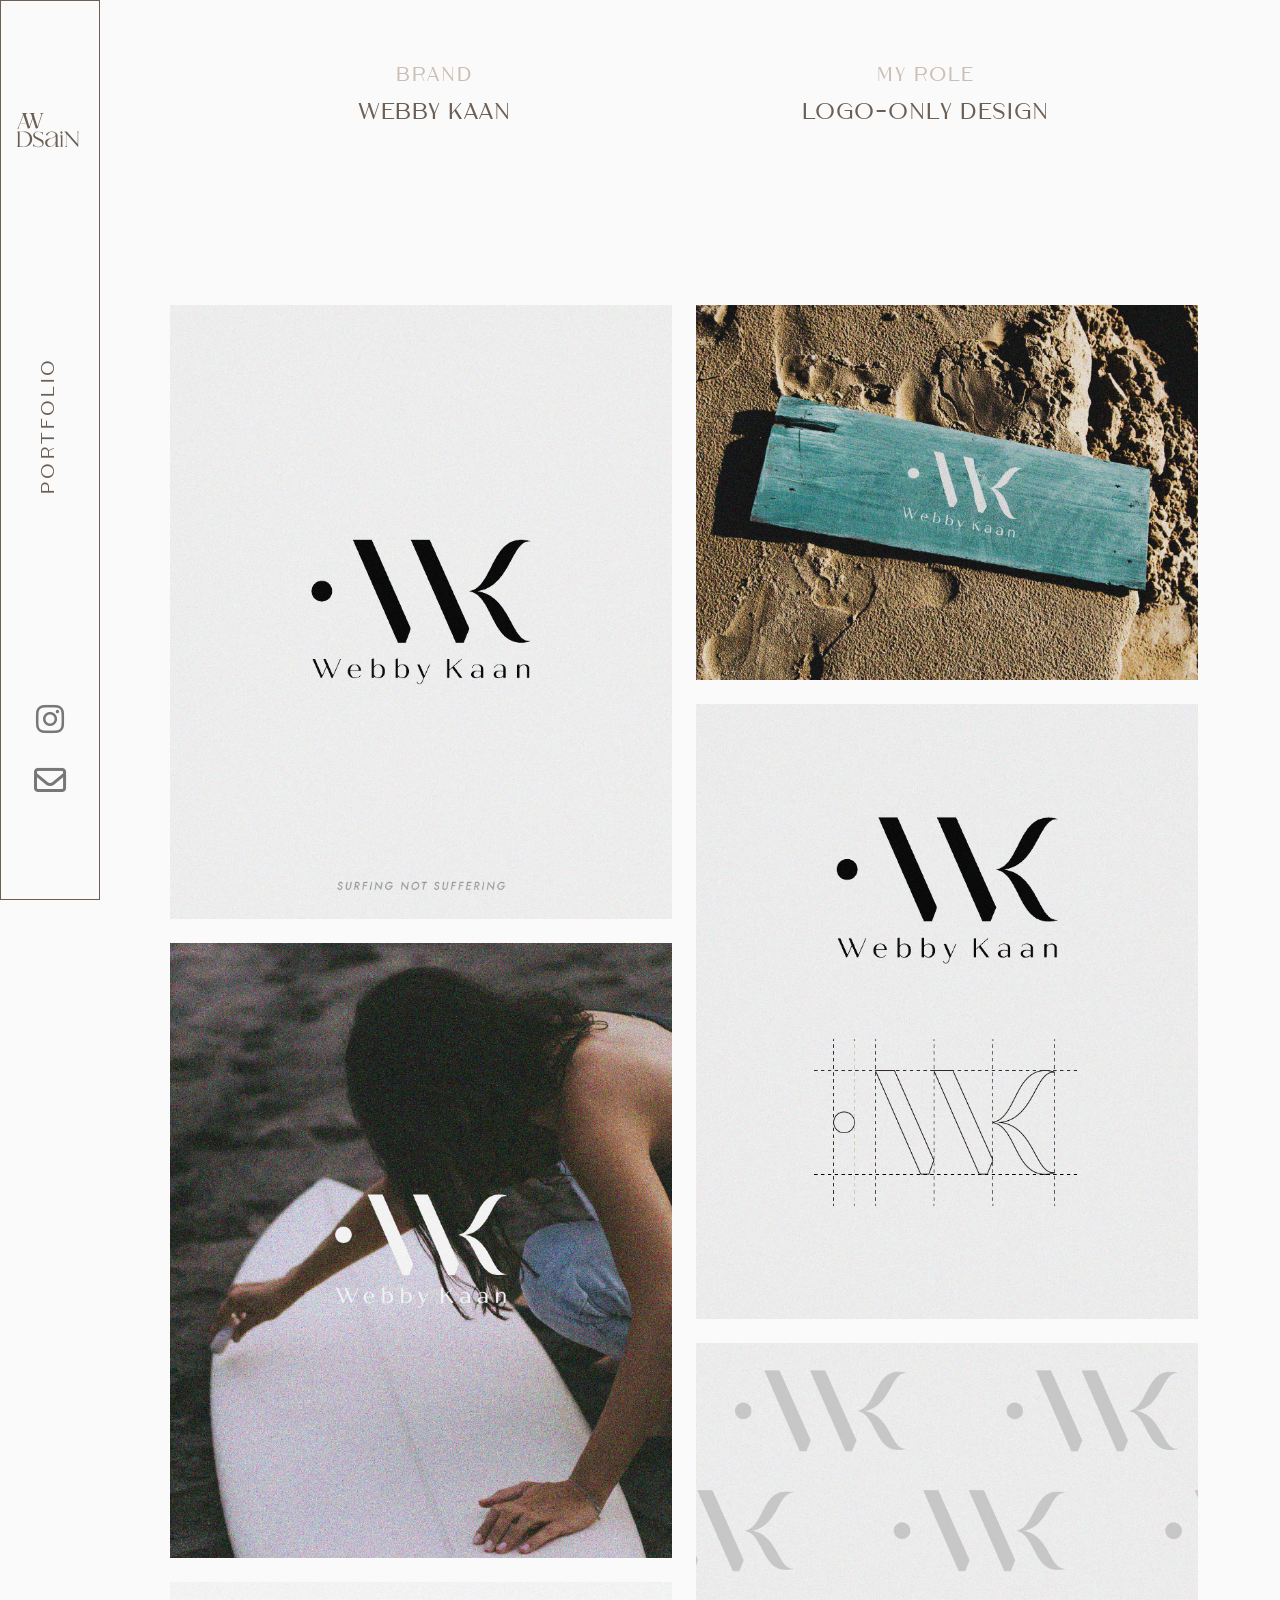
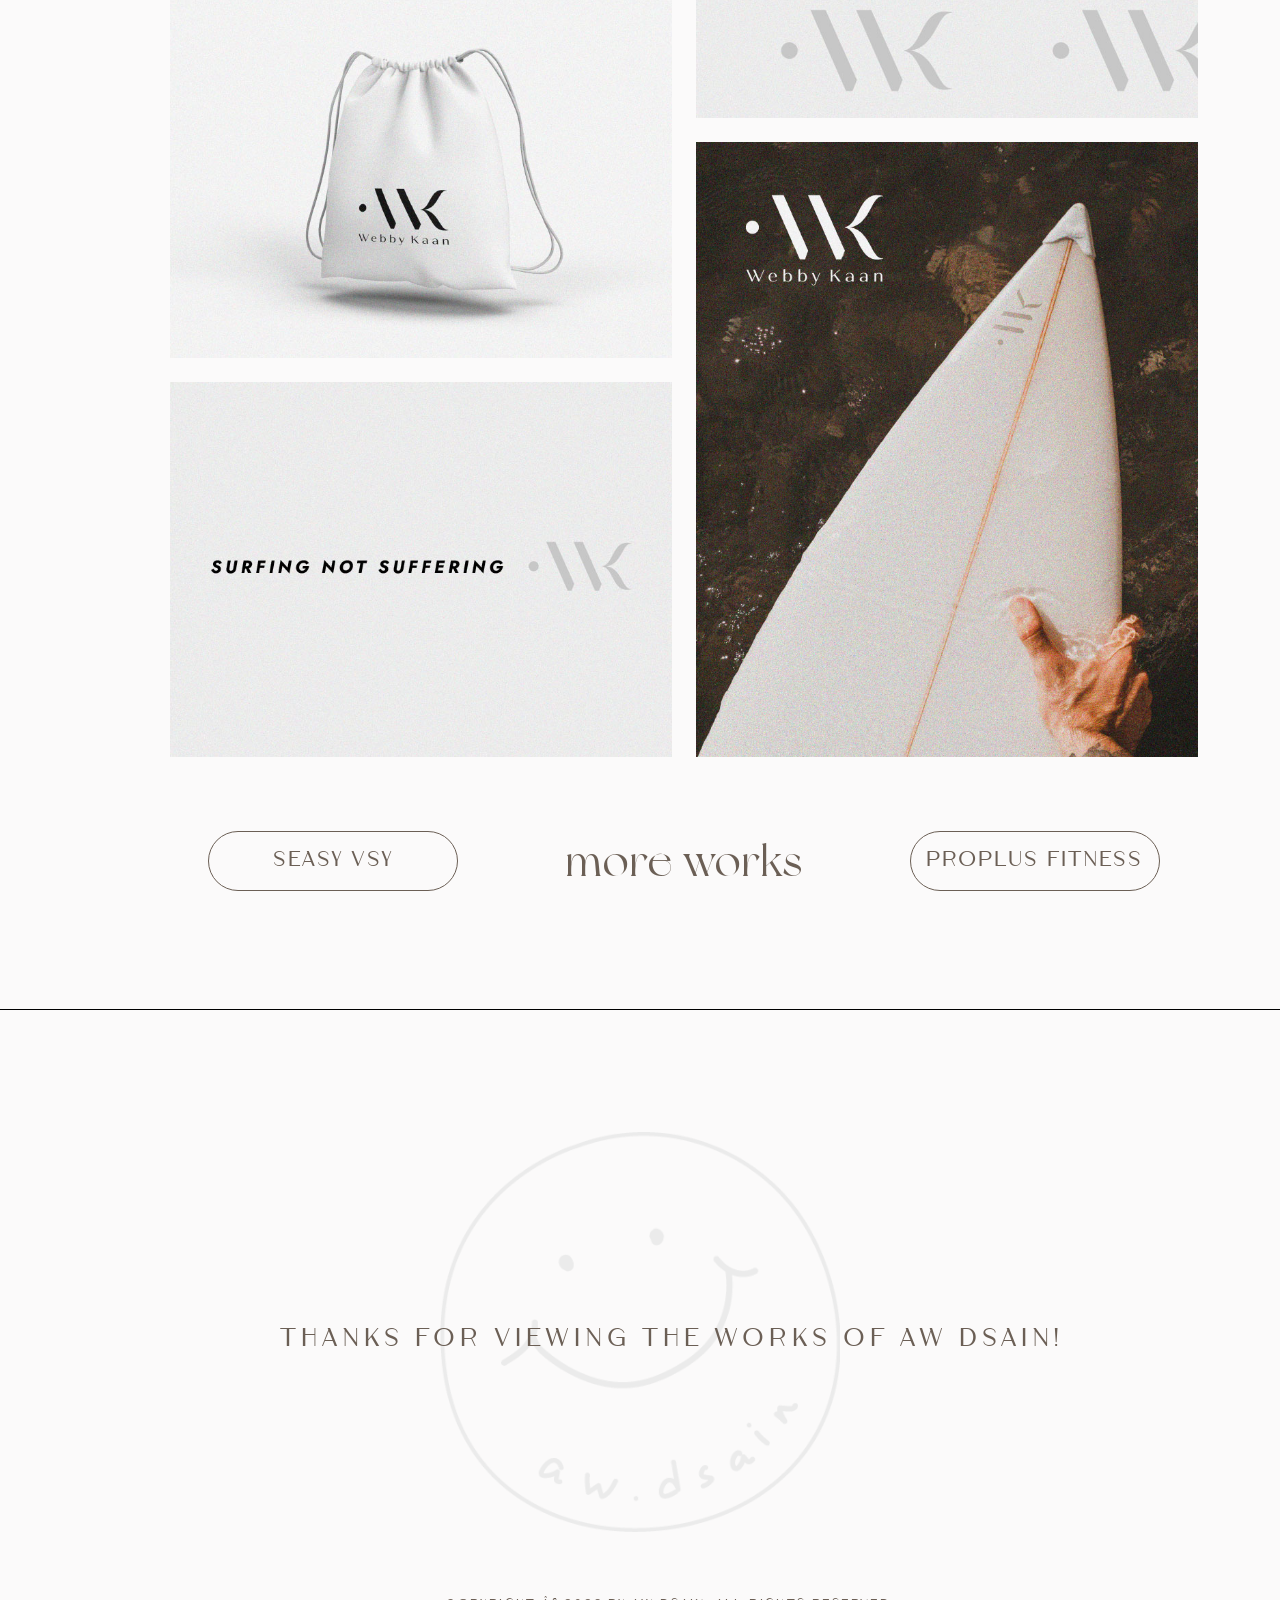
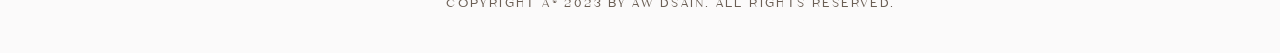
<file: product4.html>
<!DOCTYPE html>
<html lang="en">

<head>
  <meta charset="utf-8">
  <meta content="width=device-width, initial-scale=1.0" name="viewport">

  <title>AW Dsain</title>
  <meta content="" name="description">
  <meta content="" name="keywords">

  <!-- Favicons -->
  <link href="assets/img/footer_img.png" rel="icon">
  <!-- <link href="assets/img/apple-touch-icon.png" rel="apple-touch-icon"> -->

  <!-- Google Fonts -->
  <link href="https://fonts.googleapis.com/css?family=https://fonts.googleapis.com/css?family=Inconsolata:400,500,600,700|Raleway:400,400i,500,500i,600,600i,700,700i" rel="stylesheet">

  <!-- Vendor CSS Files -->
  <link href="assets/vendor/aos/aos.css" rel="stylesheet">
  <link href="assets/vendor/bootstrap/css/bootstrap.min.css" rel="stylesheet">
  <link href="assets/vendor/bootstrap-icons/bootstrap-icons.css" rel="stylesheet">
  <link href="assets/vendor/swiper/swiper-bundle.min.css" rel="stylesheet">

  <!-- Template Main CSS File -->
  <link href="assets/css/style.css" rel="stylesheet">
  <!-- Link to font-awewsome -->
  <link rel="stylesheet" href="https://cdnjs.cloudflare.com/ajax/libs/font-awesome/6.2.1/css/all.min.css" integrity="sha512-MV7K8+y+gLIBoVD59lQIYicR65iaqukzvf/nwasF0nqhPay5w/9lJmVM2hMDcnK1OnMGCdVK+iQrJ7lzPJQd1w==" crossorigin="anonymous" referrerpolicy="no-referrer" />

</head>

<body>

  <!-- ======= Navbar ======= -->
  <nav class="navbar-side-desktop">
<!-- desktop -->
   <div id="mySidenav" class="sidenav">
      <a href="index.html">

<!-- Generator: Adobe Illustrator 26.3.1, SVG Export Plug-In . SVG Version: 6.00 Build 0)  -->
<svg version="1.1" id="Layer_3" xmlns="http://www.w3.org/2000/svg" xmlns:xlink="http://www.w3.org/1999/xlink" x="0px" y="0px"
   viewBox="0 0 64 64" style="enable-background:new 0 0 64 64;" xml:space="preserve">
<g>
  <path class="st0" d="M15.1,37C15.1,37,15.1,37,15.1,37c-0.4-0.6-0.8-1.2-1.3-1.6c-0.5-0.5-1.2-0.9-1.9-1.2
    c-0.4-0.2-0.9-0.3-1.3-0.4c-0.5-0.1-1-0.2-1.5-0.2c-0.5-0.1-1-0.1-1.5-0.1c-0.5,0-1,0-1.4,0H1.2c-0.1,0-0.1,0-0.1,0.1
    c0,0.1,0,0.1,0.1,0.1c0,0,0.1,0.1,0.1,0.1c0,0,0.1,0.1,0.2,0.1c0.3,0.3,0.4,1,0.4,2.1v10.4c0,0.3,0,0.6,0,0.8
    c0,0.2-0.1,0.4-0.1,0.6c0,0.1-0.1,0.3-0.1,0.3c0,0.1-0.1,0.2-0.1,0.2c-0.1,0.1-0.1,0.2-0.2,0.2c-0.1,0.1-0.2,0.1-0.2,0.2
    c0,0-0.1,0.1,0,0.1c0,0.1,0.1,0.1,0.1,0.1h4.9c0.7,0,1.4,0,2.1-0.1c0.7-0.1,1.4-0.2,2.1-0.3c0.7-0.2,1.4-0.4,2-0.7
    c0.6-0.3,1.2-0.7,1.7-1.3c1.4-1.4,2.1-3.3,2.1-5.4c0-0.7-0.1-1.4-0.3-2.1C15.7,38.3,15.4,37.6,15.1,37z M3.6,33.8
    c0.7,0,1.4,0,2.1,0c0.8,0,1.5,0.1,2.2,0.2c0.7,0.1,1.4,0.3,2.1,0.6c0.7,0.3,1.2,0.6,1.8,1.2c1.4,1.3,2.1,3.2,2.1,5.5
    c0,2.3-0.7,4.1-2.1,5.4c-0.6,0.5-1.1,0.9-1.8,1.2c-0.6,0.3-1.3,0.4-2,0.5c-0.7,0.1-1.4,0.1-2.2,0.1c-0.7,0-1.5,0-2.2,0V33.8z"/>
  <path class="st0" d="M26.4,41.9C26.4,41.9,26.4,41.9,26.4,41.9c-0.3-0.2-0.7-0.4-1.3-0.7c-0.5-0.3-1.2-0.6-2-1
    c-2-1-3.3-1.8-3.8-2.3c-0.4-0.4-0.6-0.9-0.6-1.5c0-0.4,0.1-0.8,0.3-1.1c0.2-0.3,0.4-0.6,0.8-0.8c0.3-0.2,0.7-0.4,1.1-0.5
    c0.8-0.2,1.7-0.2,2.5,0c0.4,0.1,0.8,0.2,1.2,0.4c0.4,0.2,0.7,0.4,1,0.6c0.3,0.2,0.6,0.5,0.8,0.9c0.1,0.1,0.2,0.3,0.2,0.4
    c0.1,0.1,0.1,0.3,0.2,0.5c0,0.1,0.1,0.1,0.1,0.1c0.1,0,0.1-0.1,0.1-0.1v-2.6c0-0.1,0-0.1-0.1-0.1c0,0-0.1,0-0.1,0l0,0
    c-0.2,0.2-0.5,0.3-0.8,0.3c-0.3,0-0.7-0.1-1.2-0.3c-1.7-0.6-3.2-0.7-4.6-0.3c-0.6,0.2-1.1,0.4-1.5,0.7c-0.4,0.3-0.8,0.7-1.1,1.2
    c-0.3,0.5-0.4,1-0.4,1.6c0,0.7,0.2,1.2,0.5,1.7c0.3,0.5,0.8,0.9,1.3,1.3c0.3,0.2,0.7,0.5,1.2,0.8c0.5,0.3,1.2,0.6,1.9,1
    c0.7,0.4,1.3,0.7,1.8,0.9c0.4,0.2,0.8,0.4,0.9,0.6c0.4,0.3,0.8,0.6,1.1,1.1c0.3,0.4,0.5,0.9,0.5,1.3c0,0.5-0.1,0.9-0.3,1.2
    c-0.2,0.3-0.5,0.6-0.8,0.9c-0.3,0.2-0.7,0.4-1.2,0.5c-0.5,0.1-0.9,0.2-1.4,0.2c-0.4,0-0.8,0-1.3-0.1c-0.5-0.1-0.9-0.2-1.3-0.4
    c-0.4-0.2-0.8-0.4-1.2-0.6c-0.4-0.3-0.7-0.5-0.9-0.7c-0.3-0.3-0.4-0.7-0.6-1c0,0,0-0.1-0.1-0.1c0-0.1-0.1-0.1-0.1-0.1
    c-0.1,0-0.1,0.1-0.1,0.1v2.6c0,0.1,0.1,0.1,0.1,0.1c0,0,0.1,0,0.1-0.1c0,0,0.1,0,0.1-0.1l0,0c0.2-0.1,0.3-0.1,0.4-0.1
    c0.2,0,0.4,0,0.5,0l0,0c0.2,0,0.4,0.1,0.7,0.1c0.1,0,0.2,0.1,0.3,0.1c0,0,0.1,0,0.1,0c0.1,0,0.2,0.1,0.3,0.1c0.5,0.1,1,0.3,1.4,0.4
    c0.4,0.1,1,0.2,1.5,0.2c1.5,0,2.7-0.4,3.7-1.2c1-0.8,1.4-1.7,1.4-2.8c0-0.6-0.2-1.2-0.5-1.7C27.3,42.7,26.9,42.3,26.4,41.9z"/>
  <path class="st0" d="M63,33.5c0-0.1-0.1-0.1-0.1-0.1h-1.7c-0.1,0-0.1,0-0.1,0.1c0,0.1,0,0.1,0,0.1c0,0,0.1,0.1,0.1,0.1
    c0,0,0.1,0.1,0.1,0.1c0.1,0.2,0.3,0.4,0.3,0.7c0.1,0.3,0.1,0.8,0.1,1.3V46l-11-12.6c0,0-0.1,0-0.1,0h-2.4c-0.1,0-0.1,0-0.1,0.1
    c0,0.1,0,0.1,0.1,0.1c0.2,0.1,0.3,0.2,0.5,0.3c0.3,0.2,0.7,0.6,1.2,1.1l0.1,0.1v11.3c0,1-0.1,1.6-0.3,1.9c0,0.1-0.1,0.1-0.2,0.2
    c-0.1,0.1-0.1,0.1-0.2,0.2c0,0-0.1,0.1,0,0.1c0,0.1,0.1,0.1,0.1,0.1H51c0.1,0,0.1,0,0.1-0.1c0-0.1,0-0.1-0.1-0.1c0,0-0.1,0-0.1-0.1
    c0,0-0.1-0.1-0.2-0.1c-0.3-0.3-0.4-1-0.4-2V35.7L62,48.9c0,0,0.1,0,0.1,0c0,0,0,0,0,0c0.1,0,0.1-0.1,0.1-0.1V35.9
    c0-0.5,0-0.9,0.1-1.2c0.1-0.3,0.1-0.5,0.2-0.7c0.1-0.1,0.1-0.1,0.2-0.2c0.1-0.1,0.1-0.1,0.2-0.2C63,33.6,63,33.5,63,33.5z"/>
  <path class="st0" d="M42.9,48.5c-0.1,0-1.3,0-1.3-1.3v-9.8c0-0.1,0-1.1-0.8-2c-1.5-1.9-4.3-2-5.4-2c-1.7,0-3.2,1-3.9,1.6
    c-0.4,0.3-0.9,0.8-1.5,1.5l0,0c0,0,0,0,0,0c-0.1,0.1,0,0.2,0,0.3l0.7,0.8c0.1,0.1,0.1,0.1,0.2,0.1c0.1,0,0.1-0.1,0.2-0.1
    c0,0,0.4-0.9,1.1-1.8c1-1.2,2-1.8,3.1-1.8c1.5,0,4.3,0.6,4.3,2.8c0,2.1-2.4,2.7-4.2,3.1c-0.2,0-0.3,0.1-0.5,0.1
    c-1.2,0.3-2.4,0.6-3.4,1.1c-2.3,1.2-2.8,3.4-2.2,5c0.6,1.8,2.2,2.9,4.2,2.9c0.7,0,1.3-0.1,1.9-0.4c2.2-0.9,3.5-2.1,4.2-3.9v4.1
    c0,0.1,0.1,0.2,0.2,0.2h2.9c0.2,0,0.3-0.1,0.3-0.2C43.2,48.6,43,48.5,42.9,48.5z M31.2,44.6c0-2.4,2.6-3.9,4.3-4.3l0.3-0.1
    c1.3-0.3,3.1-0.8,3.9-2v4.5c0,0,0,1-0.6,2.2c-1.1,2.2-3.3,3.4-4.8,3.4C32.5,48.3,31.2,46.7,31.2,44.6z"/>
  <path class="st0" d="M46.6,48.2c0-0.2-0.2-1.2-0.2-1.7v-9.5c0-0.1-0.1-0.1-0.1-0.1h0c0,0,0,0,0,0L44,37.7c-0.1,0-0.1,0.1-0.1,0.1
    c0,0.1,0,0.1,0.1,0.1c0.2,0.1,0.4,0.2,0.5,0.3c0.1,0.2,0.2,0.4,0.3,0.6c0,0.2,0.1,0.5,0.1,1c0,0.5,0,1,0,1.7v4.8
    c0,0.4,0,0.8-0.1,1.2c0,0.4-0.2,0.7-0.5,1c0,0,0,0.1,0,0.1c0,0,0.1,0.1,0.1,0.1H47c0.1,0,0.1,0,0.1-0.1c0-0.1,0-0.1,0-0.1
    C46.9,48.6,46.8,48.4,46.6,48.2z"/>
  <path class="st0" d="M44.3,34.9c0,0,0.1,0,0.1,0c0.3-0.1,0.6,0,0.8,0.1c0.1,0.1,0.2,0.2,0.2,0.3c0,0.2-0.2,0.5-0.7,0.8
    c-0.1,0-0.1,0.1-0.1,0.2c0,0.1,0.1,0.1,0.1,0.1c0,0,0,0,0,0c1.4-0.4,1.9-1.2,1.9-1.9c0-0.7-0.5-1.1-1.2-1.1c-0.4,0-0.7,0.1-1,0.4
    C44.3,34.1,44.2,34.4,44.3,34.9C44.3,34.9,44.3,34.9,44.3,34.9z"/>
  <path class="st0" d="M20.2,30.6c0.1,0,0.1,0,0.2,0l1.5-0.6c0.1,0,0.2-0.2,0.2-0.3c0-0.1,0-0.1,0-0.2L22,29.4c0,0,0-0.1,0-0.2
    c0,0,0-0.1,0-0.2l3.9-11.8c0.2-0.7,0.4-1.1,0.6-1.4c0.2-0.2,0.5-0.4,0.8-0.4c0.2,0,0.2-0.1,0.2-0.2c0-0.1-0.1-0.2-0.2-0.2
    c0,0,0,0,0,0c-0.4,0-0.7,0.1-0.9,0.1h-0.9c-0.3,0-0.7,0-1.3-0.1c-0.2,0-0.3,0.1-0.3,0.2c0,0.1,0,0.1,0,0.1c0.1,0.1,0.2,0.1,0.2,0.1
    c1.2,0,1.3,0.5,1.3,0.9c0,0.2,0,0.4-0.1,0.7l-3.7,11.4c0,0,0,0,0,0c-0.5-1.1-2.4-7.2-3.7-11.4c-0.1-0.3-0.1-0.5-0.1-0.7
    c0-0.3,0.1-0.6,0.3-0.7c0.2-0.2,0.6-0.2,1-0.3c0.1,0,0.2,0,0.2-0.1c0,0,0.1-0.1,0-0.1c0,0,0-0.2-0.3-0.2c0,0,0,0,0,0
    c-0.5,0-0.9,0.1-1.2,0.1h-2.9c-0.3,0-0.7,0-1.2-0.1c-0.2,0-0.3,0.1-0.3,0.2c0,0.1,0,0.1,0,0.2c0.1,0.1,0.2,0.1,0.2,0.1
    c0.5,0,0.9,0.2,1.2,0.4c0.3,0.2,0.5,0.7,0.7,1.4l0.7,2.3c0,0,0,0,0,0.1c0.1,0.3,0.1,0.4,0.1,0.5c0,0.1,0,0.2-0.1,0.4l-2.7,8.1
    L9.9,17.2c-0.1-0.3-0.1-0.5-0.1-0.7c0-0.6,0.4-0.9,1.3-1c0,0,0.1,0,0.2-0.1c0,0,0.1-0.1,0-0.2c0-0.1-0.1-0.2-0.3-0.2c0,0,0,0,0,0
    c-0.5,0-0.9,0.1-1.2,0.1H7c-0.2,0-0.5,0-0.9-0.1c-0.2,0-0.2,0.1-0.2,0.2c0,0.1,0.1,0.2,0.2,0.2c0,0,0,0,0,0c0.3,0,0.6,0.2,0.8,0.4
    C6.9,16,7,16.2,7.2,16.4c-0.3,0.8-4.3,11.5-4.6,12.2c0,0.1-0.1,0.1-0.1,0.2c-0.2,0.4-0.3,0.8-0.6,1.1c-0.3,0.3-0.5,0.4-0.6,0.4
    l-0.1,0C1,30.4,1,30.4,1,30.5c0,0.1,0.1,0.1,0.1,0.1h2.2c0.1,0,0.1,0,0.1-0.1c0-0.1,0-0.1-0.1-0.1l-0.1,0C3.1,30.2,3,30,2.9,29.9
    c-0.1-0.2-0.1-0.3-0.1-0.4c0-0.2,0-0.4,0.1-0.6c0.1-0.2,0.9-2.4,1.4-3.6h5.8l1.7,5.1c0,0.2,0.2,0.2,0.3,0.2c0.1,0,0.1,0,0.2,0
    l1.5-0.6c0.1,0,0.2-0.1,0.2-0.3c0,0,0-0.1,0-0.2c0,0,0,0,0,0l-0.1-0.1c0.1-0.5,1.7-5.2,2.8-8.6l3.1,9.6
    C19.9,30.5,20,30.6,20.2,30.6z M4.5,24.9l2.9-7.7c0,0.1,0,0.1,0.1,0.2l2.5,7.6H4.5z M27.3,15.2L27.3,15.2L27.3,15.2L27.3,15.2z"/>
</g>
</svg>

      </a>
        <!-- <a class="navbar-brand" href="index.html" style="color: #6B5F55;">Aw<span class="navbar-brand" style="display: block;">DSaiN</span></a> -->
        <a class="navbar-font" href="index.html">Portfolio</a>
        <div class="navbar-deks-icon">
            <a href="https://www.instagram.com/awdsain/" target="_blank" i class="fa-brands fa-instagram fa-2xl" style="padding: 30px 10px;"></i></a>
            
            <a href="mailto: awdsainer@gmail.com" i class="fa-regular fa-2xl fa-envelope" style="padding: 30px 8px;"></i></a>
          </div>  
    </div>

  </nav> 
<!-- mobile -->
  <nav class="navbar navbar-light custom-navbar">
    <div class="container col-12">
      <a href="index.html">

<!-- Generator: Adobe Illustrator 26.3.1, SVG Export Plug-In . SVG Version: 6.00 Build 0)  -->
<svg version="1.1" id="Layer_2" xmlns="http://www.w3.org/2000/svg" xmlns:xlink="http://www.w3.org/1999/xlink" x="0px" y="0px"
   viewBox="0 0 70 70" style="enable-background:new 0 0 70 70;" xml:space="preserve">

<g>
  <path class="st0" d="M16.2,40.6C16.2,40.6,16.2,40.6,16.2,40.6c-0.4-0.7-0.9-1.3-1.5-1.8c-0.6-0.5-1.3-1-2.1-1.3
    c-0.5-0.2-1-0.3-1.5-0.5c-0.5-0.1-1.1-0.2-1.6-0.3c-0.6-0.1-1.1-0.1-1.7-0.1c-0.5,0-1.1,0-1.6,0H0.8c-0.1,0-0.1,0-0.1,0.1
    c0,0.1,0,0.1,0.1,0.2c0.1,0,0.1,0.1,0.2,0.1C0.9,37,1,37,1.1,37.1c0.3,0.4,0.5,1.1,0.5,2.3v11.5c0,0.4,0,0.7,0,0.9
    c0,0.2-0.1,0.5-0.1,0.6c0,0.2-0.1,0.3-0.1,0.4c0,0.1-0.1,0.2-0.1,0.2C1.1,53.2,1,53.2,1,53.3c-0.1,0.1-0.2,0.1-0.3,0.2
    c0,0-0.1,0.1,0,0.2c0,0.1,0.1,0.1,0.1,0.1h5.5c0.8,0,1.6,0,2.4-0.1c0.8-0.1,1.6-0.2,2.3-0.4c0.8-0.2,1.5-0.5,2.2-0.8
    c0.7-0.3,1.3-0.8,1.9-1.4c1.5-1.6,2.3-3.6,2.3-6c0-0.8-0.1-1.6-0.3-2.3C16.9,42,16.6,41.2,16.2,40.6z M3.5,37c0.8,0,1.6,0,2.4,0
    c0.8,0,1.7,0.1,2.5,0.2c0.8,0.1,1.6,0.3,2.3,0.6c0.7,0.3,1.4,0.7,1.9,1.3c1.5,1.5,2.3,3.5,2.3,6.1c0,2.5-0.8,4.5-2.3,6
    c-0.6,0.6-1.3,1-2,1.3c-0.7,0.3-1.4,0.5-2.2,0.6c-0.8,0.1-1.6,0.2-2.4,0.1c-0.8,0-1.6,0-2.5,0V37z"/>
  <path class="st0" d="M28.8,46C28.8,46,28.8,46,28.8,46c-0.3-0.2-0.8-0.5-1.4-0.8c-0.6-0.3-1.4-0.7-2.2-1.1
    c-2.2-1.1-3.7-1.9-4.3-2.6c-0.5-0.5-0.7-1-0.7-1.6c0-0.4,0.1-0.8,0.3-1.2c0.2-0.4,0.5-0.7,0.8-0.9c0.3-0.2,0.7-0.4,1.2-0.6
    c0.9-0.3,1.8-0.2,2.8,0c0.5,0.1,0.9,0.3,1.3,0.5c0.4,0.2,0.8,0.4,1.2,0.7c0.3,0.3,0.6,0.6,0.9,0.9c0.1,0.1,0.2,0.3,0.3,0.5
    c0.1,0.2,0.2,0.3,0.2,0.5c0,0.1,0.1,0.1,0.2,0.1c0.1,0,0.1-0.1,0.1-0.1v-2.9c0-0.1,0-0.1-0.1-0.1c-0.1,0-0.1,0-0.2,0l0,0
    c-0.2,0.2-0.5,0.3-0.8,0.3c-0.3,0-0.7-0.1-1.3-0.3c-1.8-0.7-3.5-0.8-5.1-0.3c-0.6,0.2-1.2,0.5-1.7,0.8c-0.5,0.4-0.9,0.8-1.2,1.3
    c-0.3,0.5-0.4,1.1-0.4,1.7c0,0.7,0.2,1.4,0.5,1.9c0.4,0.5,0.8,1,1.5,1.4c0.3,0.2,0.8,0.5,1.4,0.8c0.6,0.3,1.3,0.7,2.1,1.1
    c0.8,0.4,1.5,0.8,2,1c0.5,0.3,0.8,0.5,1,0.6c0.5,0.3,0.9,0.7,1.2,1.2c0.3,0.5,0.5,1,0.5,1.5c0,0.5-0.1,0.9-0.3,1.3
    c-0.2,0.4-0.5,0.7-0.9,0.9c-0.4,0.3-0.8,0.5-1.3,0.6c-0.5,0.1-1,0.2-1.5,0.2c-0.4,0-0.9-0.1-1.4-0.2c-0.5-0.1-1-0.2-1.5-0.4
    c-0.5-0.2-0.9-0.4-1.3-0.7c-0.4-0.3-0.7-0.6-1-0.8c-0.3-0.3-0.5-0.7-0.6-1.1c0,0,0-0.1-0.1-0.1c0-0.1-0.1-0.1-0.2-0.1
    c-0.1,0-0.1,0.1-0.1,0.1V53c0,0.1,0.1,0.1,0.1,0.1c0,0,0.1,0,0.1-0.1c0,0,0.1,0,0.1-0.1l0,0c0.2-0.1,0.3-0.1,0.5-0.2
    c0.2,0,0.4,0,0.6,0l0,0c0.2,0,0.5,0.1,0.8,0.2c0.1,0,0.2,0.1,0.3,0.1c0,0,0.1,0,0.1,0c0.1,0,0.2,0.1,0.3,0.1
    c0.6,0.2,1.1,0.3,1.6,0.4c0.5,0.1,1.1,0.2,1.7,0.2c1.7,0,3-0.4,4.1-1.3c1.1-0.9,1.6-1.9,1.6-3.1c0-0.7-0.2-1.3-0.5-1.9
    C29.8,46.9,29.3,46.4,28.8,46z"/>
  <path class="st0" d="M69.4,36.7c0-0.1-0.1-0.1-0.1-0.1h-1.9c-0.1,0-0.1,0-0.1,0.1c0,0.1,0,0.1,0,0.2c0,0,0.1,0.1,0.2,0.1
    c0.1,0,0.1,0.1,0.1,0.1c0.2,0.2,0.3,0.4,0.4,0.8c0.1,0.4,0.1,0.9,0.1,1.5v11.2L55.7,36.6c0,0-0.1,0-0.1,0h-2.7
    c-0.1,0-0.1,0-0.1,0.1c0,0.1,0,0.1,0.1,0.2c0.2,0.1,0.4,0.2,0.5,0.3c0.3,0.2,0.8,0.6,1.3,1.2l0.1,0.1V51c0,1.1-0.1,1.8-0.4,2.1
    c-0.1,0.1-0.1,0.1-0.2,0.2c-0.1,0.1-0.2,0.1-0.2,0.2c0,0-0.1,0.1,0,0.2c0,0.1,0.1,0.1,0.1,0.1H56c0.1,0,0.1-0.1,0.1-0.1
    c0-0.1,0-0.1-0.1-0.2c-0.1,0-0.1,0-0.1-0.1c0-0.1-0.1-0.1-0.2-0.2c-0.3-0.3-0.4-1.1-0.4-2.2V39.1l12.9,14.7c0,0,0.1,0,0.1,0
    c0,0,0,0,0.1,0c0.1,0,0.1-0.1,0.1-0.1V39.3c0-0.6,0-1,0.1-1.4c0.1-0.3,0.2-0.6,0.3-0.7c0.1-0.1,0.1-0.2,0.2-0.2
    c0.1-0.1,0.1-0.1,0.2-0.2C69.3,36.8,69.4,36.7,69.4,36.7z"/>
  <path class="st0" d="M47.1,53.3c-0.1,0-1.4,0-1.4-1.4V41c0-0.1,0-1.2-0.9-2.2c-1.6-2.1-4.8-2.2-6-2.2c-1.9,0-3.5,1.1-4.3,1.8
    c-0.4,0.3-1,0.9-1.6,1.6l0,0c0,0,0,0,0,0c-0.1,0.1,0,0.3,0,0.3l0.8,0.8c0.1,0.1,0.1,0.1,0.2,0.1c0.1,0,0.2-0.1,0.2-0.2
    c0,0,0.4-1,1.2-2c1.1-1.3,2.2-2,3.5-2c1.7,0,4.8,0.7,4.8,3.1c0,2.3-2.7,3-4.6,3.4c-0.2,0-0.3,0.1-0.5,0.1c-1.3,0.3-2.7,0.6-3.8,1.2
    c-2.6,1.3-3.1,3.7-2.4,5.6c0.7,2,2.5,3.3,4.6,3.3c0.7,0,1.4-0.1,2.1-0.4c2.4-1,3.8-2.3,4.6-4.4v4.5c0,0.1,0.1,0.3,0.3,0.3h3.3
    c0.2,0,0.3-0.1,0.3-0.3C47.4,53.4,47.2,53.3,47.1,53.3z M34.1,48.9c0-2.6,2.8-4.3,4.7-4.8l0.3-0.1c1.5-0.4,3.4-0.9,4.3-2.2v4.9
    c0,0,0,1.1-0.7,2.4c-1.2,2.5-3.6,3.8-5.3,3.8C35.6,53.1,34.1,51.3,34.1,48.9z"/>
  <path class="st0" d="M51.2,52.9c0-0.2-0.2-1.3-0.2-1.9V40.5c0-0.1-0.1-0.1-0.1-0.1h0c0,0,0,0-0.1,0l-2.5,1c-0.1,0-0.1,0.1-0.1,0.1
    c0,0.1,0,0.1,0.1,0.1c0.3,0.1,0.4,0.2,0.6,0.4c0.1,0.2,0.2,0.4,0.3,0.7c0,0.2,0.1,0.6,0.1,1.1c0,0.5,0,1.1,0,1.9v5.3
    c0,0.4,0,0.9-0.1,1.3c-0.1,0.4-0.2,0.8-0.5,1.1c0,0-0.1,0.1,0,0.2c0,0.1,0.1,0.1,0.1,0.1h2.8c0.1,0,0.1,0,0.1-0.1
    c0-0.1,0-0.1,0-0.2C51.5,53.4,51.4,53.2,51.2,52.9z"/>
  <path class="st0" d="M48.7,38.2c0,0,0.1,0,0.1,0c0.3-0.1,0.6,0,0.8,0.1c0.1,0.1,0.2,0.2,0.2,0.4c0,0.2-0.2,0.6-0.7,0.8
    c-0.1,0-0.1,0.1-0.1,0.2c0,0.1,0.1,0.1,0.1,0.1c0,0,0,0,0,0c1.6-0.4,2.1-1.4,2.1-2.1c0-0.7-0.6-1.3-1.3-1.3c-0.4,0-0.8,0.2-1.1,0.4
    c-0.3,0.3-0.4,0.7-0.3,1.1C48.6,38.2,48.6,38.2,48.7,38.2z"/>
  <path class="st0" d="M21.9,33.5c0.1,0,0.1,0,0.2,0l1.7-0.6c0.2-0.1,0.2-0.2,0.2-0.3c0-0.1,0-0.2,0-0.2l-0.1-0.2c0,0,0-0.1,0-0.2
    c0,0,0-0.1,0-0.2l4.3-13.1c0.2-0.8,0.5-1.3,0.7-1.5c0.2-0.3,0.5-0.4,0.9-0.4c0.2,0,0.3-0.1,0.3-0.2c0-0.1-0.1-0.2-0.3-0.2
    c0,0,0,0,0,0c-0.5,0-0.8,0.1-1,0.1h-1c-0.3,0-0.8,0-1.5-0.1c-0.2,0-0.3,0.2-0.3,0.2c0,0.1,0,0.1,0,0.2c0.1,0.1,0.2,0.1,0.2,0.1
    c1.3,0.1,1.5,0.5,1.5,1c0,0.2,0,0.5-0.1,0.8l-4.1,12.7c0,0,0,0,0,0c-0.5-1.2-2.7-8-4.1-12.6c-0.1-0.3-0.2-0.6-0.2-0.8
    c0-0.4,0.1-0.6,0.4-0.8c0.3-0.2,0.6-0.3,1.1-0.3c0.1,0,0.2,0,0.2-0.1c0,0,0.1-0.1,0-0.2c0,0,0-0.2-0.3-0.2c0,0,0,0,0,0
    c-0.6,0-1,0.1-1.3,0.1h-3.3c-0.3,0-0.8,0-1.4-0.1c-0.2,0-0.3,0.2-0.3,0.2c0,0.1,0,0.1,0,0.2c0.1,0.1,0.2,0.1,0.2,0.1
    c0.5,0,1,0.2,1.3,0.4c0.3,0.3,0.6,0.8,0.8,1.5l0.8,2.5c0,0,0,0,0,0.1c0.1,0.3,0.1,0.5,0.1,0.5c0,0.1,0,0.2-0.1,0.5l-3,9l-4.2-12.7
    c-0.1-0.3-0.2-0.6-0.2-0.8c0-0.7,0.5-1,1.4-1.1c0,0,0.2,0,0.2-0.1c0,0,0.1-0.1,0-0.2c0-0.1-0.1-0.2-0.3-0.2c0,0,0,0,0,0
    c-0.6,0-1,0.1-1.3,0.1H7.2c-0.2,0-0.5,0-1-0.1C6,16.2,6,16.3,6,16.5c0,0.1,0.1,0.2,0.2,0.2c0,0,0,0,0,0c0.4,0,0.6,0.2,0.9,0.4
    c0.1,0.1,0.2,0.3,0.4,0.6c-0.3,0.9-4.8,12.7-5.1,13.5c0,0.1-0.1,0.1-0.1,0.2c-0.2,0.4-0.4,0.9-0.7,1.2C1.2,33,1,33.1,0.8,33.1
    l-0.1,0c-0.1,0-0.1,0.1-0.1,0.2c0,0.1,0.1,0.1,0.1,0.1h2.5c0.1,0,0.1,0,0.1-0.1c0-0.1,0-0.1-0.1-0.2l-0.1,0C3,33,2.8,32.8,2.8,32.6
    c-0.1-0.2-0.1-0.3-0.1-0.5c0-0.2,0-0.4,0.1-0.7c0.1-0.2,1-2.6,1.5-3.9h6.4l1.9,5.6c0,0.2,0.2,0.3,0.3,0.3c0.1,0,0.2,0,0.2,0
    l1.7-0.6c0.2-0.1,0.2-0.2,0.2-0.3c0,0,0-0.1-0.1-0.2c0,0,0,0,0,0l-0.1-0.2c0.1-0.5,1.9-5.8,3.1-9.6l3.5,10.6
    C21.6,33.4,21.7,33.5,21.9,33.5z M4.5,27.1l3.3-8.6c0,0.1,0,0.1,0.1,0.2l2.8,8.4H4.5z M29.8,16.4L29.8,16.4L29.8,16.4L29.8,16.4z"
    />
</g>
</svg>


      </a>
      <!-- <a class="navbar-brand" href="index.html">Aw<span class="navbar-brand" style="display: block; margin-top: -23px;">DSaiN</span></a> -->
      <a class="mb-title" href="index.html">Portfolio</a>
      <div class="iconss">
        <a href="https://www.instagram.com/awdsain/" i class="fa-brands fa-xl fa-instagram" style="padding: 0px 10px;"></i></a>
        <!-- <a href="index.html" i class="fa-brands fa-behance" style="padding: 0px 10px;"></i></a> -->
        <a href="mailto: awdsainer@gmail.com" i class="fa-regular fa-xl fa-envelope" style="padding: 0px 10px;"></i></a>
      </div>      
    </div>
  </nav>
<!-- mob_425 -->
  <nav class="navbar navbar-light nav_mb_425QQ">
    <div class="container col-12" id="QQAB">
      <a href="index.html">
     
<!-- Generator: Adobe Illustrator 26.3.1, SVG Export Plug-In . SVG Version: 6.00 Build 0)  -->
<svg version="1.1" id="Layer_1" xmlns="http://www.w3.org/2000/svg" xmlns:xlink="http://www.w3.org/1999/xlink" x="0px" y="0px"
   viewBox="0 0 48 48" style="enable-background:new 0 0 48 48;" xml:space="preserve">

<g>
  <path class="st0" d="M11.1,27.8C11.1,27.8,11.1,27.8,11.1,27.8c-0.3-0.5-0.6-0.9-1-1.3c-0.4-0.4-0.9-0.7-1.5-0.9
    c-0.3-0.1-0.7-0.2-1-0.3c-0.4-0.1-0.7-0.1-1.1-0.2c-0.4,0-0.8-0.1-1.2-0.1c-0.4,0-0.7,0-1.1,0H0.5c0,0-0.1,0-0.1,0.1
    c0,0,0,0.1,0,0.1c0,0,0.1,0.1,0.1,0.1c0,0,0.1,0.1,0.1,0.1C0.9,25.7,1,26.2,1,27v7.9c0,0.2,0,0.5,0,0.6c0,0.2,0,0.3-0.1,0.4
    c0,0.1-0.1,0.2-0.1,0.3c0,0.1-0.1,0.1-0.1,0.1c0,0.1-0.1,0.1-0.1,0.2c-0.1,0-0.1,0.1-0.2,0.1c0,0,0,0.1,0,0.1c0,0,0.1,0.1,0.1,0.1
    h3.7c0.5,0,1.1,0,1.6-0.1c0.5,0,1.1-0.1,1.6-0.3C8,36.4,8.5,36.3,9,36c0.5-0.2,0.9-0.6,1.3-1c1.1-1.1,1.6-2.5,1.6-4.1
    c0-0.5-0.1-1.1-0.2-1.6C11.6,28.8,11.4,28.3,11.1,27.8z M2.4,25.4c0.5,0,1.1,0,1.6,0c0.6,0,1.2,0.1,1.7,0.1
    c0.5,0.1,1.1,0.2,1.6,0.4c0.5,0.2,0.9,0.5,1.3,0.9c1,1,1.6,2.4,1.6,4.2c0,1.7-0.5,3.1-1.6,4.1c-0.4,0.4-0.9,0.7-1.4,0.9
    c-0.5,0.2-1,0.3-1.5,0.4c-0.5,0.1-1.1,0.1-1.7,0.1c-0.6,0-1.1,0-1.7,0V25.4z"/>
  <path class="st0" d="M19.7,31.5C19.7,31.5,19.7,31.5,19.7,31.5c-0.2-0.2-0.6-0.3-1-0.6c-0.4-0.2-0.9-0.5-1.5-0.8
    c-1.5-0.7-2.5-1.3-2.9-1.8c-0.3-0.3-0.5-0.7-0.5-1.1c0-0.3,0.1-0.6,0.2-0.8c0.1-0.2,0.3-0.5,0.6-0.6c0.2-0.2,0.5-0.3,0.8-0.4
    c0.6-0.2,1.3-0.2,1.9,0c0.3,0.1,0.6,0.2,0.9,0.3c0.3,0.1,0.6,0.3,0.8,0.5c0.2,0.2,0.4,0.4,0.6,0.6c0.1,0.1,0.1,0.2,0.2,0.3
    c0.1,0.1,0.1,0.2,0.2,0.3c0,0,0.1,0.1,0.1,0.1c0,0,0.1-0.1,0.1-0.1v-2c0,0,0-0.1-0.1-0.1c0,0-0.1,0-0.1,0l0,0
    c-0.2,0.1-0.4,0.2-0.6,0.2c-0.2,0-0.5-0.1-0.9-0.2c-1.3-0.5-2.4-0.6-3.5-0.2c-0.4,0.1-0.8,0.3-1.2,0.6c-0.3,0.2-0.6,0.5-0.8,0.9
    c-0.2,0.4-0.3,0.8-0.3,1.2c0,0.5,0.1,0.9,0.4,1.3c0.2,0.4,0.6,0.7,1,1c0.2,0.2,0.5,0.4,0.9,0.6c0.4,0.2,0.9,0.5,1.4,0.7
    c0.6,0.3,1,0.5,1.4,0.7c0.3,0.2,0.6,0.3,0.7,0.4c0.3,0.2,0.6,0.5,0.9,0.8c0.2,0.3,0.4,0.7,0.4,1c0,0.3-0.1,0.6-0.2,0.9
    c-0.2,0.3-0.4,0.5-0.6,0.6c-0.3,0.2-0.6,0.3-0.9,0.4c-0.3,0.1-0.7,0.1-1.1,0.1c-0.3,0-0.6,0-1-0.1c-0.3-0.1-0.7-0.2-1-0.3
    c-0.3-0.1-0.6-0.3-0.9-0.5c-0.3-0.2-0.5-0.4-0.7-0.6c-0.2-0.2-0.3-0.5-0.4-0.7c0,0,0-0.1,0-0.1c0,0-0.1-0.1-0.1-0.1
    c0,0-0.1,0.1-0.1,0.1v2c0,0.1,0,0.1,0.1,0.1c0,0,0.1,0,0.1,0c0,0,0,0,0.1-0.1l0,0c0.1-0.1,0.2-0.1,0.3-0.1c0.1,0,0.3,0,0.4,0l0,0
    c0.2,0,0.3,0.1,0.5,0.1c0.1,0,0.2,0,0.2,0.1c0,0,0.1,0,0.1,0c0.1,0,0.1,0.1,0.2,0.1c0.4,0.1,0.8,0.2,1.1,0.3
    c0.3,0.1,0.7,0.1,1.2,0.1c1.1,0,2.1-0.3,2.8-0.9c0.7-0.6,1.1-1.3,1.1-2.1c0-0.5-0.1-0.9-0.4-1.3C20.4,32.2,20.1,31.8,19.7,31.5z"/>
  <path class="st0" d="M47.6,25.1C47.6,25.1,47.5,25.1,47.6,25.1l-1.4-0.1c0,0-0.1,0-0.1,0.1s0,0.1,0,0.1c0,0,0.1,0.1,0.1,0.1
    c0,0,0.1,0.1,0.1,0.1c0.1,0.1,0.2,0.3,0.3,0.5c0.1,0.2,0.1,0.6,0.1,1v7.7l-8.4-9.6c0,0,0,0-0.1,0h-1.9c0,0-0.1,0-0.1,0.1
    c0,0,0,0.1,0.1,0.1c0.1,0.1,0.3,0.1,0.4,0.2c0.2,0.1,0.5,0.4,0.9,0.8l0.1,0.1V35c0,0.7-0.1,1.2-0.2,1.4c0,0.1-0.1,0.1-0.1,0.1
    c-0.1,0-0.1,0.1-0.2,0.1c0,0,0,0.1,0,0.1c0,0,0.1,0.1,0.1,0.1h1.3c0,0,0.1,0,0.1-0.1c0,0,0-0.1-0.1-0.1c0,0-0.1,0-0.1-0.1
    c0,0-0.1-0.1-0.1-0.1C38.1,36.3,38,35.8,38,35v-8.2l8.9,10.1c0,0,0,0,0.1,0c0,0,0,0,0,0c0,0,0.1-0.1,0.1-0.1V27
    c0-0.4,0-0.7,0.1-0.9c0-0.2,0.1-0.4,0.2-0.5c0-0.1,0.1-0.1,0.1-0.2c0,0,0.1-0.1,0.2-0.1C47.6,25.2,47.6,25.2,47.6,25.1z"/>
  <path class="st0" d="M32.3,36.5c0,0-1,0-1-1v-7.5c0-0.1,0-0.8-0.6-1.5c-1.1-1.4-3.3-1.5-4.1-1.5c-1.3,0-2.4,0.8-3,1.2
    c-0.3,0.2-0.7,0.6-1.1,1.1l0,0c0,0,0,0,0,0c0,0.1,0,0.2,0,0.2l0.6,0.6c0,0,0.1,0.1,0.2,0.1c0.1,0,0.1,0,0.1-0.1
    c0,0,0.3-0.7,0.8-1.4c0.8-0.9,1.5-1.4,2.4-1.4c1.1,0,3.3,0.5,3.3,2.1c0,1.6-1.8,2-3.2,2.4c-0.1,0-0.2,0.1-0.3,0.1
    c-0.9,0.2-1.9,0.4-2.6,0.8c-1.8,0.9-2.1,2.6-1.7,3.8c0.5,1.4,1.7,2.2,3.2,2.2c0.5,0,1-0.1,1.5-0.3c1.7-0.7,2.6-1.6,3.2-3v3.1
    c0,0.1,0.1,0.2,0.2,0.2h2.2c0.1,0,0.2-0.1,0.2-0.2C32.5,36.6,32.4,36.5,32.3,36.5z M23.4,33.6c0-1.8,1.9-3,3.3-3.3l0.2-0.1
    c1-0.3,2.3-0.6,3-1.5v3.4c0,0,0,0.8-0.5,1.7c-0.8,1.7-2.5,2.6-3.7,2.6C24.4,36.4,23.4,35.2,23.4,33.6z"/>
  <path class="st0" d="M35.1,36.3c0-0.1-0.1-0.9-0.1-1.3v-7.3c0-0.1,0-0.1-0.1-0.1h0c0,0,0,0,0,0l-1.7,0.7c0,0-0.1,0.1-0.1,0.1
    c0,0,0,0.1,0.1,0.1c0.2,0,0.3,0.1,0.4,0.3c0.1,0.1,0.2,0.3,0.2,0.5c0,0.2,0.1,0.4,0.1,0.7c0,0.3,0,0.8,0,1.3V35
    c0,0.3,0,0.6-0.1,0.9c0,0.3-0.2,0.6-0.4,0.8c0,0,0,0.1,0,0.1c0,0,0.1,0.1,0.1,0.1h1.9c0,0,0.1,0,0.1-0.1c0,0,0-0.1,0-0.1
    C35.3,36.6,35.2,36.5,35.1,36.3z"/>
  <path class="st0" d="M33.4,26.2C33.4,26.2,33.4,26.2,33.4,26.2c0.3,0,0.5,0,0.7,0.1c0.1,0.1,0.1,0.2,0.1,0.3c0,0.2-0.1,0.4-0.5,0.6
    c0,0-0.1,0.1,0,0.1c0,0,0.1,0.1,0.1,0.1c0,0,0,0,0,0c1.1-0.3,1.5-0.9,1.5-1.4c0-0.5-0.4-0.9-0.9-0.9c-0.3,0-0.6,0.1-0.7,0.3
    C33.4,25.6,33.3,25.8,33.4,26.2C33.3,26.2,33.4,26.2,33.4,26.2z"/>
  <path class="st0" d="M15,22.9c0.1,0,0.1,0,0.1,0l1.2-0.4c0.1,0,0.2-0.1,0.2-0.2c0-0.1,0-0.1,0-0.1L16.4,22c0,0,0-0.1,0-0.1
    c0,0,0-0.1,0-0.1l3-9c0.2-0.5,0.3-0.9,0.5-1.1c0.2-0.2,0.3-0.3,0.6-0.3c0.1,0,0.2-0.1,0.2-0.2c0-0.1-0.1-0.2-0.2-0.2c0,0,0,0,0,0
    c-0.3,0-0.5,0-0.7,0h-0.7c-0.2,0-0.6,0-1,0c-0.2,0-0.2,0.1-0.2,0.1c0,0,0,0.1,0,0.1c0,0.1,0.1,0.1,0.2,0.1c0.9,0,1,0.4,1,0.7
    c0,0.2,0,0.3-0.1,0.5l-2.8,8.7c0,0,0,0,0,0c-0.4-0.8-1.9-5.5-2.8-8.7c-0.1-0.2-0.1-0.4-0.1-0.6c0-0.3,0.1-0.4,0.2-0.5
    c0.2-0.1,0.4-0.2,0.7-0.2c0.1,0,0.1,0,0.2-0.1c0,0,0-0.1,0-0.1c0,0,0-0.1-0.2-0.1c0,0,0,0,0,0c-0.4,0-0.7,0-0.9,0H11
    c-0.2,0-0.5,0-0.9,0c-0.2,0-0.2,0.1-0.2,0.1c0,0,0,0.1,0,0.1c0,0.1,0.1,0.1,0.1,0.1c0.4,0,0.7,0.1,0.9,0.3c0.2,0.2,0.4,0.5,0.6,1.1
    l0.6,1.7c0,0,0,0,0,0c0.1,0.2,0.1,0.3,0.1,0.3c0,0,0,0.1-0.1,0.3L10,21.4l-2.9-8.7C7.1,12.5,7,12.3,7,12.2c0-0.5,0.3-0.7,1-0.7
    c0,0,0.1,0,0.2-0.1c0,0,0-0.1,0-0.1c0-0.1-0.1-0.1-0.2-0.1c0,0,0,0,0,0c-0.4,0-0.7,0-0.9,0H4.9c-0.1,0-0.4,0-0.7,0
    c-0.1,0-0.2,0.1-0.2,0.2c0,0.1,0,0.2,0.2,0.2c0,0,0,0,0,0c0.2,0,0.4,0.1,0.6,0.3C4.9,11.8,5,12,5.1,12.1c-0.2,0.6-3.3,8.7-3.5,9.3
    c0,0.1,0,0.1-0.1,0.1c-0.1,0.3-0.3,0.6-0.5,0.8c-0.2,0.2-0.4,0.3-0.5,0.3l0,0c0,0-0.1,0.1-0.1,0.1c0,0,0.1,0.1,0.1,0.1h1.7
    c0,0,0.1,0,0.1-0.1c0,0,0-0.1-0.1-0.1l-0.1,0c-0.2-0.1-0.3-0.2-0.3-0.4c0-0.1-0.1-0.2-0.1-0.3c0-0.1,0-0.3,0.1-0.5
    c0-0.1,0.7-1.8,1-2.7h4.4l1.3,3.9c0,0.1,0.1,0.2,0.2,0.2c0.1,0,0.1,0,0.1,0l1.2-0.4c0.1,0,0.2-0.1,0.2-0.2c0,0,0,0,0-0.1
    c0,0,0,0,0,0L10.2,22c0.1-0.4,1.3-4,2.2-6.6l2.4,7.3C14.8,22.9,14.9,22.9,15,22.9z M3.1,18.6l2.2-5.9c0,0,0,0.1,0,0.1l1.9,5.8H3.1z
     M20.4,11.2L20.4,11.2L20.4,11.2L20.4,11.2z"/>
</g>
</svg>

      </a>
      <!-- <a class="navbar-brand" href="index.html">Aw<span class="navbar-brand" style="display: block; margin-top: -23px;">DSaiN</span></a> -->
      <a class="mb-title" href="index.html">Portfolio</a>
      <div class="iconss">
        <a href="https://www.instagram.com/awdsain/" i class="fa-brands fa-xl fa-instagram" style="padding: 0px 10px;"></i></a>
        <!-- <a href="index.html" i class="fa-brands fa-behance" style="padding: 0px 10px;"></i></a> -->
        <a href="mailto: awdsainer@gmail.com" i class="fa-regular fa-xl fa-envelope" style="padding: 0px 10px;"></i></a>
      </div>      
    </div>
  </nav>

  
  <main id="main">

    <section class="section hori-line-dk">
      <div class="container top-introduce-upper">
        <div class="row mb-4 mt-4" style="padding:0; margin:0;">
          <div class="col-md-6 col-12 top-introduce-left" data-aos="fade-up">
            <h2 class="top-introduce-small-text text-center">BRAND</h2>
            <p class="top-introduce-content text-center">WEBBY KAAN</p>
          </div>

          <div class="col-md-6 col-12 top-introduce-right" data-aos="fade-up">
            <h2 class="top-introduce-small-text text-center">MY ROLE</h2>
            <p class="top-introduce-content text-center">LOGO-ONLY DESIGN</p>
          </div>

        </div>
      </div>

      <main id="main">

    <!-- ======= Works Section ======= -->
  <section class="section site-portfolio">

    <section>
      <div class="container" id="work-container">

        <div id="portfolio-grid" class="row no-gutter" data-aos="fade-up" data-aos-delay="200">
          <div class="item web col-sm-6 col-md-6 col-lg-6 mb-4">
              <img class="img-fluid" src="assets/img/wk/wk01.jpg">
          </div>
          <div class="item design col-sm-6 col-md-6 col-lg-6 mb-4">
              <img class="img-fluid" src="assets/img/wk/wk02.jpg">
          </div>
        
          <div class="item design col-sm-6 col-md-6 col-lg-6 mb-4">
              <img class="img-fluid" src="assets/img/wk/wk04.jpg">
          </div>
          <div class="item web col-sm-6 col-md-6 col-lg-6 mb-4">
              <img class="img-fluid" src="assets/img/wk/wk03.jpg">
          </div>
          <div class="item design col-sm-6 col-md-6 col-lg-6 mb-4">
              <img class="img-fluid" src="assets/img/wk/wk06.jpg">
          </div>
          <div class="item design col-sm-6 col-md-6 col-lg-6 mb-4">
              <img class="img-fluid" src="assets/img/wk/wk05.jpg">
          </div>
          <div class="item design col-sm-6 col-md-6 col-lg-6 mb-4">
              <img class="img-fluid" src="assets/img/wk/wk08.jpg">
          </div>
           <div class="item design col-sm-6 col-md-6 col-lg-6 mb-4">
              <img class="img-fluid" src="assets/img/wk/wk07.jpg">
          </div>
        </div>
      </div>

          <!-- Desktop -->
         <div class="container btm_link_D" id="work-container" style="margin-bottom: 50px; margin-top: 50px;">
            <div class="row text-center">
              <div class="col-md-4 col-4">
                <a href ="product3.html">
                  <button class="btm-link-tag-left">
                     SEASY VSY
                  </button>
                </a>
              </div>

                <span class="col-md-4 col-4 more_works">more works</span>

               <div class="col-md-4 col-4" id="button">
                <a href= "product5.html">
                  <button class="btm-link-tag-right">
                    PROPLUS FITNESS
                  </button>
                </a>
              </div>
            </div>
          </div>
        <!-- Mobile -->
          
      <div class="container btm_link_M" style="margin-bottom: 50px; margin-top: 40px;">
              <div class="row text-center">

                <span class="col-12 more_works">more works</span>

                <div class="col-12">
                  <a href="product3.html">
                    <button class="btm-link-tag-left">
                       SEASY VSY
                    </button>
                   </a>
                </div>

                 <div class="col-12">
                  <a href="product5.html">
                    <button class="btm-link-tag-right">
                      PROPLUS FITNESS
                    </button>
                   </a>
                </div>
              </div>
        </div>

              </div>
      </section>

    </section>

  </main>
    </section>

 <!-- ======= Footer ======= -->
  <footer class="footer lay" style="border-top: 1px solid black;padding-bottom: 10px;" role="contentinfo">
    <div class="container footer_btmabit" id="work-container-footer">
      
        <div class="footer-layer text-center">
          <p class="footer-thanks">thanks for viewing the works of aw dsain!</p>
          <p class="footer-thanks-mb">thanks for viewing <br>the works of <br>aw dsain!</p>
          
          
        </div>


        <div class="footer-bottom-text text-center">Copyright Â© 2023 by aw dsain. All rights reserved.</div>

      
    </div>
  </footer>
  <button type="button" class="btn btn-secondary btn-floating btn-lg" id="btn-back-to-top">
  <i class="fas fa-arrow-up"></i>
</button>

  <script src="assets/vendor/aos/aos.js"></script>
  <script src="assets/vendor/bootstrap/js/bootstrap.bundle.min.js"></script>
  <script src="assets/vendor/isotope-layout/isotope.pkgd.min.js"></script>
  <script src="assets/vendor/swiper/swiper-bundle.min.js"></script>
  <script src="assets/vendor/php-email-form/validate.js"></script>

  <!-- Template Main JS File -->
  <script src="assets/js/main.js"></script>


</body>

</html>

<script type="text/javascript">


let mybutton = document.getElementById("btn-back-to-top");

window.onscroll = function () {
  scrollFunction();
};

function scrollFunction() {
  if (
    document.body.scrollTop > 20 ||
    document.documentElement.scrollTop > 20
  ) {
    mybutton.style.display = "block";
  } else {
    mybutton.style.display = "none";
  }
}

mybutton.addEventListener("click", backToTop);

function backToTop() {
  document.body.scrollTop = 0;
  document.documentElement.scrollTop = 0;
  


}

</script>
</file>
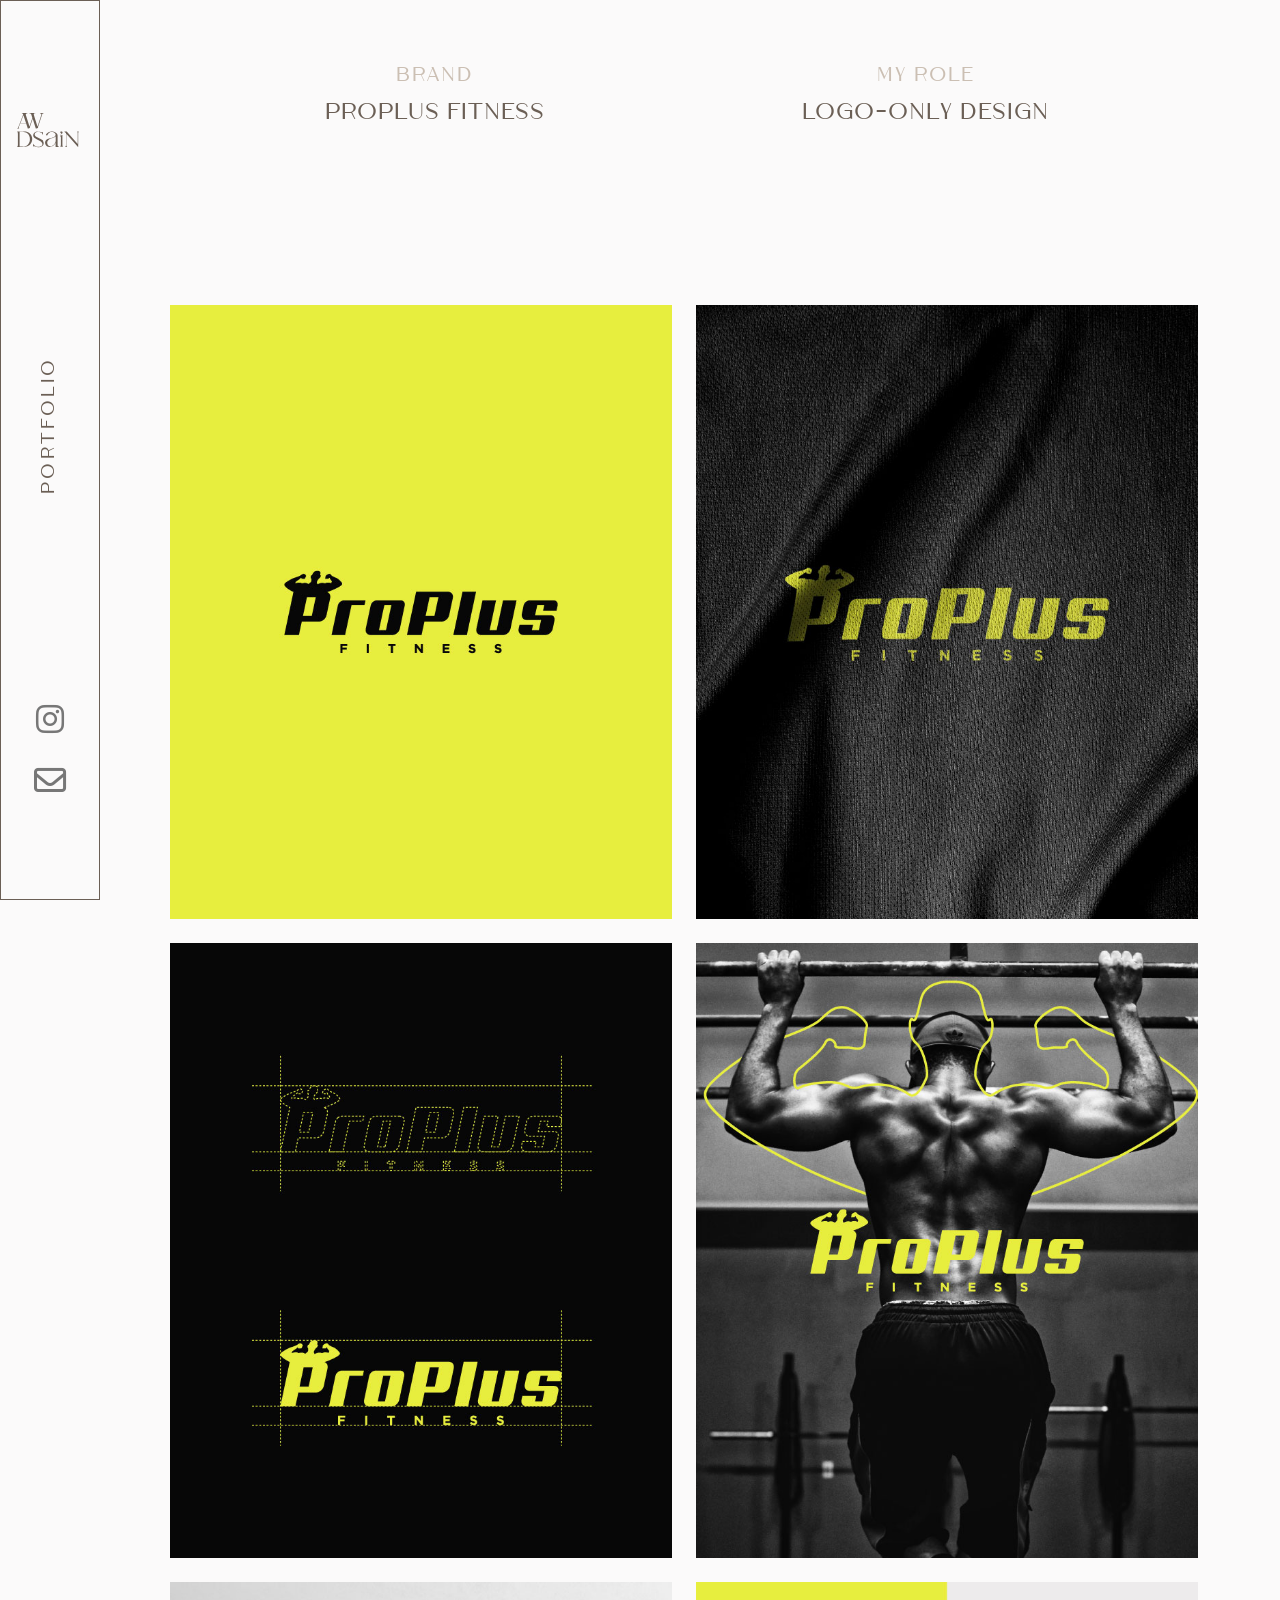
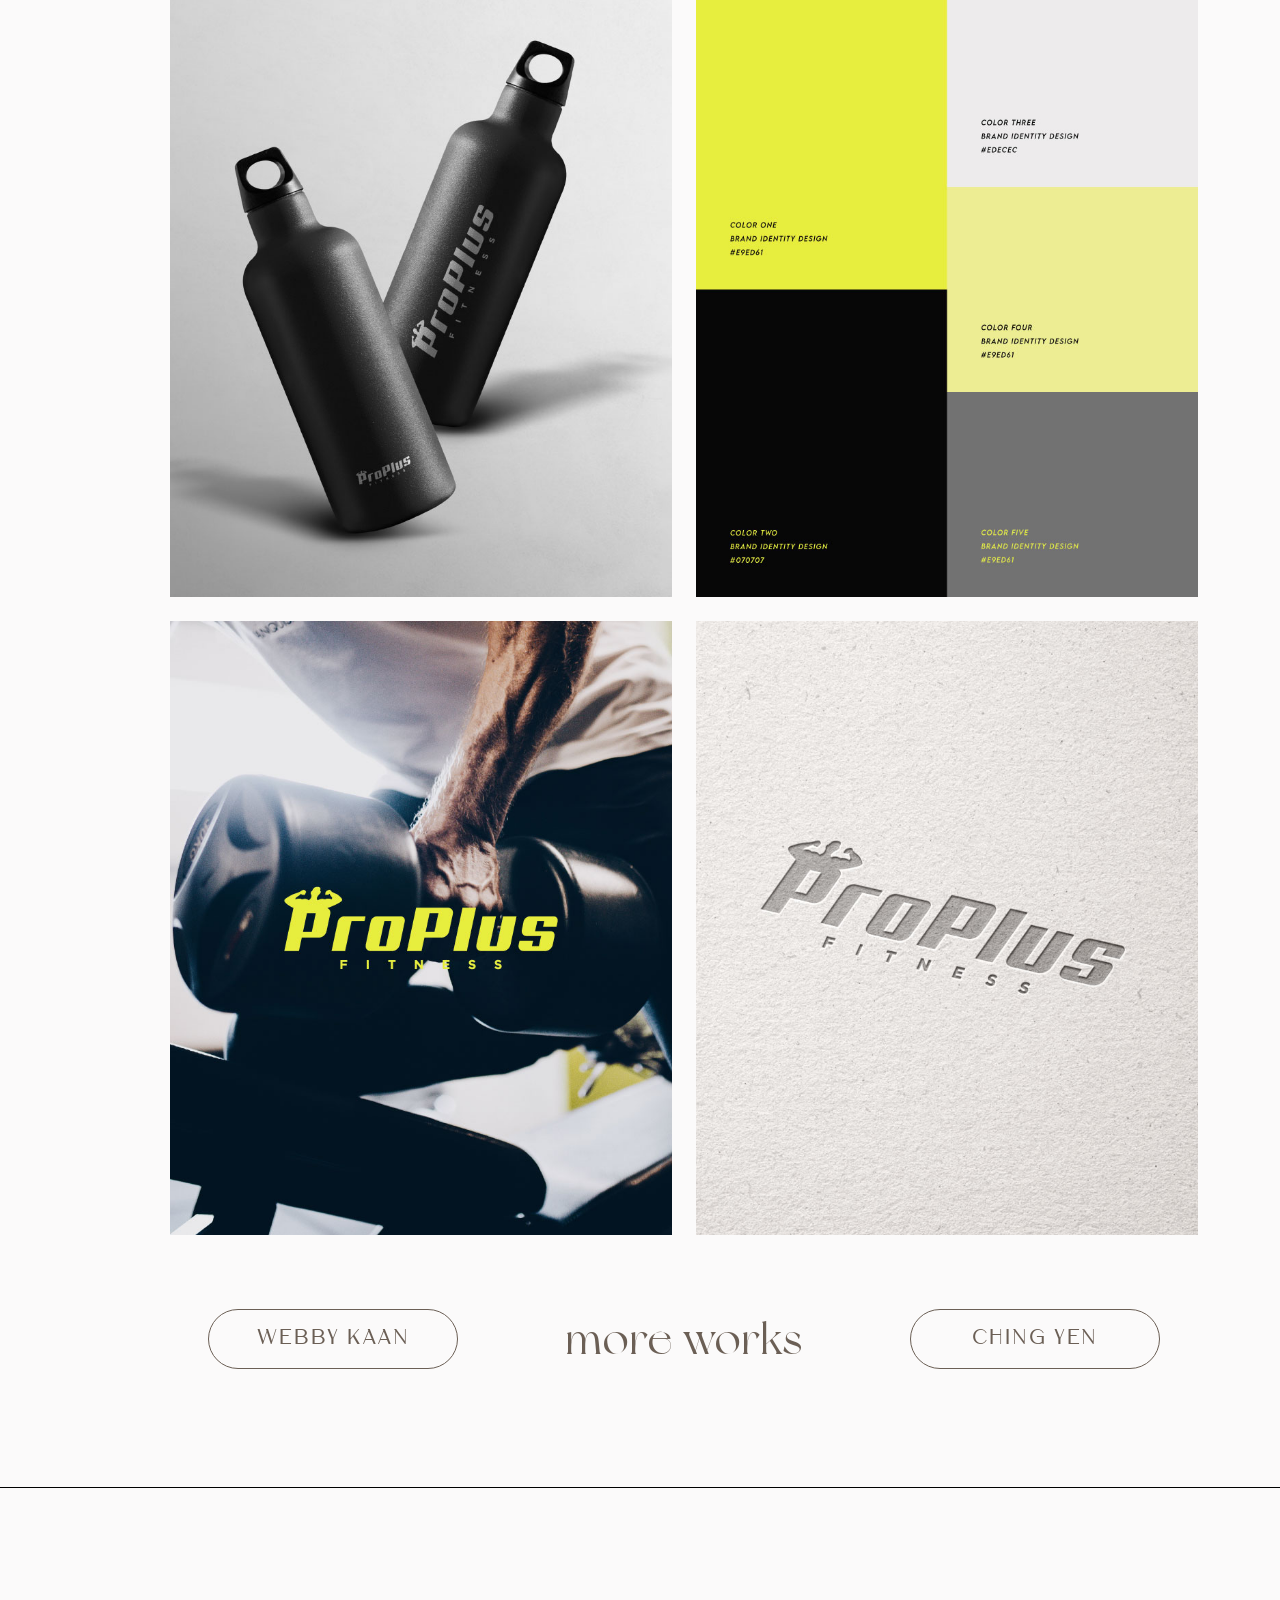
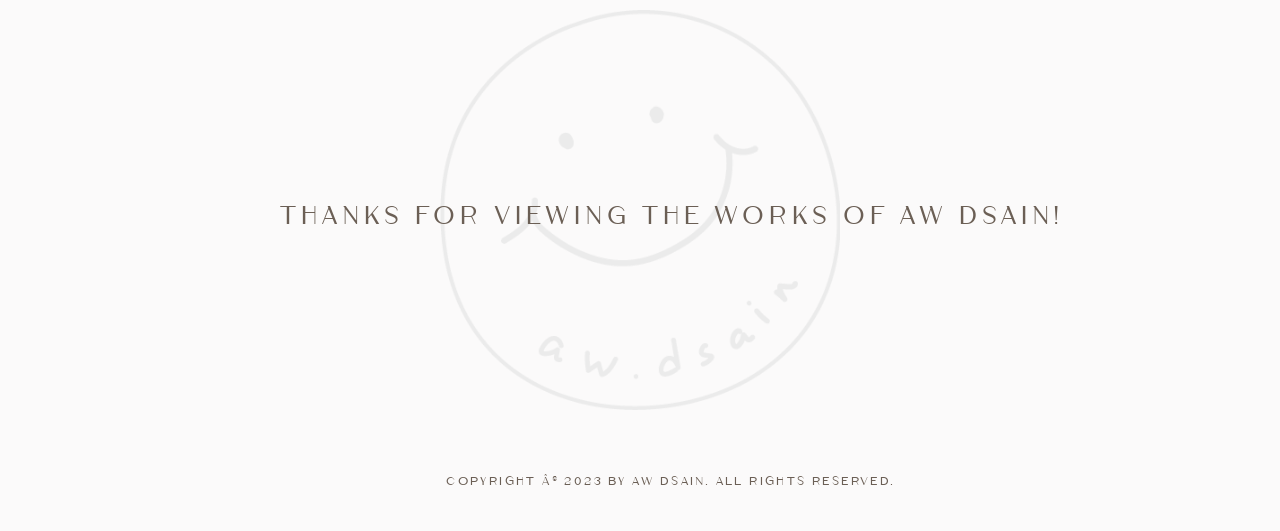
<file: product5.html>
<!DOCTYPE html>
<html lang="en">

<head>
  <meta charset="utf-8">
  <meta content="width=device-width, initial-scale=1.0" name="viewport">

  <title>AW Dsain</title>
  <meta content="" name="description">
  <meta content="" name="keywords">

  <!-- Favicons -->
  <link href="assets/img/footer_img.png" rel="icon">
  <!-- <link href="assets/img/apple-touch-icon.png" rel="apple-touch-icon"> -->

  <!-- Google Fonts -->
  <link href="https://fonts.googleapis.com/css?family=https://fonts.googleapis.com/css?family=Inconsolata:400,500,600,700|Raleway:400,400i,500,500i,600,600i,700,700i" rel="stylesheet">

  <!-- Vendor CSS Files -->
  <link href="assets/vendor/aos/aos.css" rel="stylesheet">
  <link href="assets/vendor/bootstrap/css/bootstrap.min.css" rel="stylesheet">
  <link href="assets/vendor/bootstrap-icons/bootstrap-icons.css" rel="stylesheet">
  <link href="assets/vendor/swiper/swiper-bundle.min.css" rel="stylesheet">

  <!-- Template Main CSS File -->
  <link href="assets/css/style.css" rel="stylesheet">
  <!-- Link to font-awewsome -->
  <link rel="stylesheet" href="https://cdnjs.cloudflare.com/ajax/libs/font-awesome/6.2.1/css/all.min.css" integrity="sha512-MV7K8+y+gLIBoVD59lQIYicR65iaqukzvf/nwasF0nqhPay5w/9lJmVM2hMDcnK1OnMGCdVK+iQrJ7lzPJQd1w==" crossorigin="anonymous" referrerpolicy="no-referrer" />

</head>

<body>

  <!-- ======= Navbar ======= -->
  <nav class="navbar-side-desktop">
<!-- desktop -->
   <div id="mySidenav" class="sidenav">
      <a href="index.html">

<!-- Generator: Adobe Illustrator 26.3.1, SVG Export Plug-In . SVG Version: 6.00 Build 0)  -->
<svg version="1.1" id="Layer_3" xmlns="http://www.w3.org/2000/svg" xmlns:xlink="http://www.w3.org/1999/xlink" x="0px" y="0px"
   viewBox="0 0 64 64" style="enable-background:new 0 0 64 64;" xml:space="preserve">
<g>
  <path class="st0" d="M15.1,37C15.1,37,15.1,37,15.1,37c-0.4-0.6-0.8-1.2-1.3-1.6c-0.5-0.5-1.2-0.9-1.9-1.2
    c-0.4-0.2-0.9-0.3-1.3-0.4c-0.5-0.1-1-0.2-1.5-0.2c-0.5-0.1-1-0.1-1.5-0.1c-0.5,0-1,0-1.4,0H1.2c-0.1,0-0.1,0-0.1,0.1
    c0,0.1,0,0.1,0.1,0.1c0,0,0.1,0.1,0.1,0.1c0,0,0.1,0.1,0.2,0.1c0.3,0.3,0.4,1,0.4,2.1v10.4c0,0.3,0,0.6,0,0.8
    c0,0.2-0.1,0.4-0.1,0.6c0,0.1-0.1,0.3-0.1,0.3c0,0.1-0.1,0.2-0.1,0.2c-0.1,0.1-0.1,0.2-0.2,0.2c-0.1,0.1-0.2,0.1-0.2,0.2
    c0,0-0.1,0.1,0,0.1c0,0.1,0.1,0.1,0.1,0.1h4.9c0.7,0,1.4,0,2.1-0.1c0.7-0.1,1.4-0.2,2.1-0.3c0.7-0.2,1.4-0.4,2-0.7
    c0.6-0.3,1.2-0.7,1.7-1.3c1.4-1.4,2.1-3.3,2.1-5.4c0-0.7-0.1-1.4-0.3-2.1C15.7,38.3,15.4,37.6,15.1,37z M3.6,33.8
    c0.7,0,1.4,0,2.1,0c0.8,0,1.5,0.1,2.2,0.2c0.7,0.1,1.4,0.3,2.1,0.6c0.7,0.3,1.2,0.6,1.8,1.2c1.4,1.3,2.1,3.2,2.1,5.5
    c0,2.3-0.7,4.1-2.1,5.4c-0.6,0.5-1.1,0.9-1.8,1.2c-0.6,0.3-1.3,0.4-2,0.5c-0.7,0.1-1.4,0.1-2.2,0.1c-0.7,0-1.5,0-2.2,0V33.8z"/>
  <path class="st0" d="M26.4,41.9C26.4,41.9,26.4,41.9,26.4,41.9c-0.3-0.2-0.7-0.4-1.3-0.7c-0.5-0.3-1.2-0.6-2-1
    c-2-1-3.3-1.8-3.8-2.3c-0.4-0.4-0.6-0.9-0.6-1.5c0-0.4,0.1-0.8,0.3-1.1c0.2-0.3,0.4-0.6,0.8-0.8c0.3-0.2,0.7-0.4,1.1-0.5
    c0.8-0.2,1.7-0.2,2.5,0c0.4,0.1,0.8,0.2,1.2,0.4c0.4,0.2,0.7,0.4,1,0.6c0.3,0.2,0.6,0.5,0.8,0.9c0.1,0.1,0.2,0.3,0.2,0.4
    c0.1,0.1,0.1,0.3,0.2,0.5c0,0.1,0.1,0.1,0.1,0.1c0.1,0,0.1-0.1,0.1-0.1v-2.6c0-0.1,0-0.1-0.1-0.1c0,0-0.1,0-0.1,0l0,0
    c-0.2,0.2-0.5,0.3-0.8,0.3c-0.3,0-0.7-0.1-1.2-0.3c-1.7-0.6-3.2-0.7-4.6-0.3c-0.6,0.2-1.1,0.4-1.5,0.7c-0.4,0.3-0.8,0.7-1.1,1.2
    c-0.3,0.5-0.4,1-0.4,1.6c0,0.7,0.2,1.2,0.5,1.7c0.3,0.5,0.8,0.9,1.3,1.3c0.3,0.2,0.7,0.5,1.2,0.8c0.5,0.3,1.2,0.6,1.9,1
    c0.7,0.4,1.3,0.7,1.8,0.9c0.4,0.2,0.8,0.4,0.9,0.6c0.4,0.3,0.8,0.6,1.1,1.1c0.3,0.4,0.5,0.9,0.5,1.3c0,0.5-0.1,0.9-0.3,1.2
    c-0.2,0.3-0.5,0.6-0.8,0.9c-0.3,0.2-0.7,0.4-1.2,0.5c-0.5,0.1-0.9,0.2-1.4,0.2c-0.4,0-0.8,0-1.3-0.1c-0.5-0.1-0.9-0.2-1.3-0.4
    c-0.4-0.2-0.8-0.4-1.2-0.6c-0.4-0.3-0.7-0.5-0.9-0.7c-0.3-0.3-0.4-0.7-0.6-1c0,0,0-0.1-0.1-0.1c0-0.1-0.1-0.1-0.1-0.1
    c-0.1,0-0.1,0.1-0.1,0.1v2.6c0,0.1,0.1,0.1,0.1,0.1c0,0,0.1,0,0.1-0.1c0,0,0.1,0,0.1-0.1l0,0c0.2-0.1,0.3-0.1,0.4-0.1
    c0.2,0,0.4,0,0.5,0l0,0c0.2,0,0.4,0.1,0.7,0.1c0.1,0,0.2,0.1,0.3,0.1c0,0,0.1,0,0.1,0c0.1,0,0.2,0.1,0.3,0.1c0.5,0.1,1,0.3,1.4,0.4
    c0.4,0.1,1,0.2,1.5,0.2c1.5,0,2.7-0.4,3.7-1.2c1-0.8,1.4-1.7,1.4-2.8c0-0.6-0.2-1.2-0.5-1.7C27.3,42.7,26.9,42.3,26.4,41.9z"/>
  <path class="st0" d="M63,33.5c0-0.1-0.1-0.1-0.1-0.1h-1.7c-0.1,0-0.1,0-0.1,0.1c0,0.1,0,0.1,0,0.1c0,0,0.1,0.1,0.1,0.1
    c0,0,0.1,0.1,0.1,0.1c0.1,0.2,0.3,0.4,0.3,0.7c0.1,0.3,0.1,0.8,0.1,1.3V46l-11-12.6c0,0-0.1,0-0.1,0h-2.4c-0.1,0-0.1,0-0.1,0.1
    c0,0.1,0,0.1,0.1,0.1c0.2,0.1,0.3,0.2,0.5,0.3c0.3,0.2,0.7,0.6,1.2,1.1l0.1,0.1v11.3c0,1-0.1,1.6-0.3,1.9c0,0.1-0.1,0.1-0.2,0.2
    c-0.1,0.1-0.1,0.1-0.2,0.2c0,0-0.1,0.1,0,0.1c0,0.1,0.1,0.1,0.1,0.1H51c0.1,0,0.1,0,0.1-0.1c0-0.1,0-0.1-0.1-0.1c0,0-0.1,0-0.1-0.1
    c0,0-0.1-0.1-0.2-0.1c-0.3-0.3-0.4-1-0.4-2V35.7L62,48.9c0,0,0.1,0,0.1,0c0,0,0,0,0,0c0.1,0,0.1-0.1,0.1-0.1V35.9
    c0-0.5,0-0.9,0.1-1.2c0.1-0.3,0.1-0.5,0.2-0.7c0.1-0.1,0.1-0.1,0.2-0.2c0.1-0.1,0.1-0.1,0.2-0.2C63,33.6,63,33.5,63,33.5z"/>
  <path class="st0" d="M42.9,48.5c-0.1,0-1.3,0-1.3-1.3v-9.8c0-0.1,0-1.1-0.8-2c-1.5-1.9-4.3-2-5.4-2c-1.7,0-3.2,1-3.9,1.6
    c-0.4,0.3-0.9,0.8-1.5,1.5l0,0c0,0,0,0,0,0c-0.1,0.1,0,0.2,0,0.3l0.7,0.8c0.1,0.1,0.1,0.1,0.2,0.1c0.1,0,0.1-0.1,0.2-0.1
    c0,0,0.4-0.9,1.1-1.8c1-1.2,2-1.8,3.1-1.8c1.5,0,4.3,0.6,4.3,2.8c0,2.1-2.4,2.7-4.2,3.1c-0.2,0-0.3,0.1-0.5,0.1
    c-1.2,0.3-2.4,0.6-3.4,1.1c-2.3,1.2-2.8,3.4-2.2,5c0.6,1.8,2.2,2.9,4.2,2.9c0.7,0,1.3-0.1,1.9-0.4c2.2-0.9,3.5-2.1,4.2-3.9v4.1
    c0,0.1,0.1,0.2,0.2,0.2h2.9c0.2,0,0.3-0.1,0.3-0.2C43.2,48.6,43,48.5,42.9,48.5z M31.2,44.6c0-2.4,2.6-3.9,4.3-4.3l0.3-0.1
    c1.3-0.3,3.1-0.8,3.9-2v4.5c0,0,0,1-0.6,2.2c-1.1,2.2-3.3,3.4-4.8,3.4C32.5,48.3,31.2,46.7,31.2,44.6z"/>
  <path class="st0" d="M46.6,48.2c0-0.2-0.2-1.2-0.2-1.7v-9.5c0-0.1-0.1-0.1-0.1-0.1h0c0,0,0,0,0,0L44,37.7c-0.1,0-0.1,0.1-0.1,0.1
    c0,0.1,0,0.1,0.1,0.1c0.2,0.1,0.4,0.2,0.5,0.3c0.1,0.2,0.2,0.4,0.3,0.6c0,0.2,0.1,0.5,0.1,1c0,0.5,0,1,0,1.7v4.8
    c0,0.4,0,0.8-0.1,1.2c0,0.4-0.2,0.7-0.5,1c0,0,0,0.1,0,0.1c0,0,0.1,0.1,0.1,0.1H47c0.1,0,0.1,0,0.1-0.1c0-0.1,0-0.1,0-0.1
    C46.9,48.6,46.8,48.4,46.6,48.2z"/>
  <path class="st0" d="M44.3,34.9c0,0,0.1,0,0.1,0c0.3-0.1,0.6,0,0.8,0.1c0.1,0.1,0.2,0.2,0.2,0.3c0,0.2-0.2,0.5-0.7,0.8
    c-0.1,0-0.1,0.1-0.1,0.2c0,0.1,0.1,0.1,0.1,0.1c0,0,0,0,0,0c1.4-0.4,1.9-1.2,1.9-1.9c0-0.7-0.5-1.1-1.2-1.1c-0.4,0-0.7,0.1-1,0.4
    C44.3,34.1,44.2,34.4,44.3,34.9C44.3,34.9,44.3,34.9,44.3,34.9z"/>
  <path class="st0" d="M20.2,30.6c0.1,0,0.1,0,0.2,0l1.5-0.6c0.1,0,0.2-0.2,0.2-0.3c0-0.1,0-0.1,0-0.2L22,29.4c0,0,0-0.1,0-0.2
    c0,0,0-0.1,0-0.2l3.9-11.8c0.2-0.7,0.4-1.1,0.6-1.4c0.2-0.2,0.5-0.4,0.8-0.4c0.2,0,0.2-0.1,0.2-0.2c0-0.1-0.1-0.2-0.2-0.2
    c0,0,0,0,0,0c-0.4,0-0.7,0.1-0.9,0.1h-0.9c-0.3,0-0.7,0-1.3-0.1c-0.2,0-0.3,0.1-0.3,0.2c0,0.1,0,0.1,0,0.1c0.1,0.1,0.2,0.1,0.2,0.1
    c1.2,0,1.3,0.5,1.3,0.9c0,0.2,0,0.4-0.1,0.7l-3.7,11.4c0,0,0,0,0,0c-0.5-1.1-2.4-7.2-3.7-11.4c-0.1-0.3-0.1-0.5-0.1-0.7
    c0-0.3,0.1-0.6,0.3-0.7c0.2-0.2,0.6-0.2,1-0.3c0.1,0,0.2,0,0.2-0.1c0,0,0.1-0.1,0-0.1c0,0,0-0.2-0.3-0.2c0,0,0,0,0,0
    c-0.5,0-0.9,0.1-1.2,0.1h-2.9c-0.3,0-0.7,0-1.2-0.1c-0.2,0-0.3,0.1-0.3,0.2c0,0.1,0,0.1,0,0.2c0.1,0.1,0.2,0.1,0.2,0.1
    c0.5,0,0.9,0.2,1.2,0.4c0.3,0.2,0.5,0.7,0.7,1.4l0.7,2.3c0,0,0,0,0,0.1c0.1,0.3,0.1,0.4,0.1,0.5c0,0.1,0,0.2-0.1,0.4l-2.7,8.1
    L9.9,17.2c-0.1-0.3-0.1-0.5-0.1-0.7c0-0.6,0.4-0.9,1.3-1c0,0,0.1,0,0.2-0.1c0,0,0.1-0.1,0-0.2c0-0.1-0.1-0.2-0.3-0.2c0,0,0,0,0,0
    c-0.5,0-0.9,0.1-1.2,0.1H7c-0.2,0-0.5,0-0.9-0.1c-0.2,0-0.2,0.1-0.2,0.2c0,0.1,0.1,0.2,0.2,0.2c0,0,0,0,0,0c0.3,0,0.6,0.2,0.8,0.4
    C6.9,16,7,16.2,7.2,16.4c-0.3,0.8-4.3,11.5-4.6,12.2c0,0.1-0.1,0.1-0.1,0.2c-0.2,0.4-0.3,0.8-0.6,1.1c-0.3,0.3-0.5,0.4-0.6,0.4
    l-0.1,0C1,30.4,1,30.4,1,30.5c0,0.1,0.1,0.1,0.1,0.1h2.2c0.1,0,0.1,0,0.1-0.1c0-0.1,0-0.1-0.1-0.1l-0.1,0C3.1,30.2,3,30,2.9,29.9
    c-0.1-0.2-0.1-0.3-0.1-0.4c0-0.2,0-0.4,0.1-0.6c0.1-0.2,0.9-2.4,1.4-3.6h5.8l1.7,5.1c0,0.2,0.2,0.2,0.3,0.2c0.1,0,0.1,0,0.2,0
    l1.5-0.6c0.1,0,0.2-0.1,0.2-0.3c0,0,0-0.1,0-0.2c0,0,0,0,0,0l-0.1-0.1c0.1-0.5,1.7-5.2,2.8-8.6l3.1,9.6
    C19.9,30.5,20,30.6,20.2,30.6z M4.5,24.9l2.9-7.7c0,0.1,0,0.1,0.1,0.2l2.5,7.6H4.5z M27.3,15.2L27.3,15.2L27.3,15.2L27.3,15.2z"/>
</g>
</svg>

      </a>
        <!-- <a class="navbar-brand" href="index.html" style="color: #6B5F55;">Aw<span class="navbar-brand" style="display: block;">DSaiN</span></a> -->
        <a class="navbar-font" href="index.html">Portfolio</a>
        <div class="navbar-deks-icon">
            <a href="https://www.instagram.com/awdsain/" target="_blank" i class="fa-brands fa-instagram fa-2xl" style="padding: 30px 10px;"></i></a>
            
            <a href="mailto: awdsainer@gmail.com" i class="fa-regular fa-2xl fa-envelope" style="padding: 30px 8px;"></i></a>
          </div>  
    </div>

  </nav> 
<!-- mobile -->
  <nav class="navbar navbar-light custom-navbar">
    <div class="container col-12">
      <a href="index.html">

<!-- Generator: Adobe Illustrator 26.3.1, SVG Export Plug-In . SVG Version: 6.00 Build 0)  -->
<svg version="1.1" id="Layer_2" xmlns="http://www.w3.org/2000/svg" xmlns:xlink="http://www.w3.org/1999/xlink" x="0px" y="0px"
   viewBox="0 0 70 70" style="enable-background:new 0 0 70 70;" xml:space="preserve">

<g>
  <path class="st0" d="M16.2,40.6C16.2,40.6,16.2,40.6,16.2,40.6c-0.4-0.7-0.9-1.3-1.5-1.8c-0.6-0.5-1.3-1-2.1-1.3
    c-0.5-0.2-1-0.3-1.5-0.5c-0.5-0.1-1.1-0.2-1.6-0.3c-0.6-0.1-1.1-0.1-1.7-0.1c-0.5,0-1.1,0-1.6,0H0.8c-0.1,0-0.1,0-0.1,0.1
    c0,0.1,0,0.1,0.1,0.2c0.1,0,0.1,0.1,0.2,0.1C0.9,37,1,37,1.1,37.1c0.3,0.4,0.5,1.1,0.5,2.3v11.5c0,0.4,0,0.7,0,0.9
    c0,0.2-0.1,0.5-0.1,0.6c0,0.2-0.1,0.3-0.1,0.4c0,0.1-0.1,0.2-0.1,0.2C1.1,53.2,1,53.2,1,53.3c-0.1,0.1-0.2,0.1-0.3,0.2
    c0,0-0.1,0.1,0,0.2c0,0.1,0.1,0.1,0.1,0.1h5.5c0.8,0,1.6,0,2.4-0.1c0.8-0.1,1.6-0.2,2.3-0.4c0.8-0.2,1.5-0.5,2.2-0.8
    c0.7-0.3,1.3-0.8,1.9-1.4c1.5-1.6,2.3-3.6,2.3-6c0-0.8-0.1-1.6-0.3-2.3C16.9,42,16.6,41.2,16.2,40.6z M3.5,37c0.8,0,1.6,0,2.4,0
    c0.8,0,1.7,0.1,2.5,0.2c0.8,0.1,1.6,0.3,2.3,0.6c0.7,0.3,1.4,0.7,1.9,1.3c1.5,1.5,2.3,3.5,2.3,6.1c0,2.5-0.8,4.5-2.3,6
    c-0.6,0.6-1.3,1-2,1.3c-0.7,0.3-1.4,0.5-2.2,0.6c-0.8,0.1-1.6,0.2-2.4,0.1c-0.8,0-1.6,0-2.5,0V37z"/>
  <path class="st0" d="M28.8,46C28.8,46,28.8,46,28.8,46c-0.3-0.2-0.8-0.5-1.4-0.8c-0.6-0.3-1.4-0.7-2.2-1.1
    c-2.2-1.1-3.7-1.9-4.3-2.6c-0.5-0.5-0.7-1-0.7-1.6c0-0.4,0.1-0.8,0.3-1.2c0.2-0.4,0.5-0.7,0.8-0.9c0.3-0.2,0.7-0.4,1.2-0.6
    c0.9-0.3,1.8-0.2,2.8,0c0.5,0.1,0.9,0.3,1.3,0.5c0.4,0.2,0.8,0.4,1.2,0.7c0.3,0.3,0.6,0.6,0.9,0.9c0.1,0.1,0.2,0.3,0.3,0.5
    c0.1,0.2,0.2,0.3,0.2,0.5c0,0.1,0.1,0.1,0.2,0.1c0.1,0,0.1-0.1,0.1-0.1v-2.9c0-0.1,0-0.1-0.1-0.1c-0.1,0-0.1,0-0.2,0l0,0
    c-0.2,0.2-0.5,0.3-0.8,0.3c-0.3,0-0.7-0.1-1.3-0.3c-1.8-0.7-3.5-0.8-5.1-0.3c-0.6,0.2-1.2,0.5-1.7,0.8c-0.5,0.4-0.9,0.8-1.2,1.3
    c-0.3,0.5-0.4,1.1-0.4,1.7c0,0.7,0.2,1.4,0.5,1.9c0.4,0.5,0.8,1,1.5,1.4c0.3,0.2,0.8,0.5,1.4,0.8c0.6,0.3,1.3,0.7,2.1,1.1
    c0.8,0.4,1.5,0.8,2,1c0.5,0.3,0.8,0.5,1,0.6c0.5,0.3,0.9,0.7,1.2,1.2c0.3,0.5,0.5,1,0.5,1.5c0,0.5-0.1,0.9-0.3,1.3
    c-0.2,0.4-0.5,0.7-0.9,0.9c-0.4,0.3-0.8,0.5-1.3,0.6c-0.5,0.1-1,0.2-1.5,0.2c-0.4,0-0.9-0.1-1.4-0.2c-0.5-0.1-1-0.2-1.5-0.4
    c-0.5-0.2-0.9-0.4-1.3-0.7c-0.4-0.3-0.7-0.6-1-0.8c-0.3-0.3-0.5-0.7-0.6-1.1c0,0,0-0.1-0.1-0.1c0-0.1-0.1-0.1-0.2-0.1
    c-0.1,0-0.1,0.1-0.1,0.1V53c0,0.1,0.1,0.1,0.1,0.1c0,0,0.1,0,0.1-0.1c0,0,0.1,0,0.1-0.1l0,0c0.2-0.1,0.3-0.1,0.5-0.2
    c0.2,0,0.4,0,0.6,0l0,0c0.2,0,0.5,0.1,0.8,0.2c0.1,0,0.2,0.1,0.3,0.1c0,0,0.1,0,0.1,0c0.1,0,0.2,0.1,0.3,0.1
    c0.6,0.2,1.1,0.3,1.6,0.4c0.5,0.1,1.1,0.2,1.7,0.2c1.7,0,3-0.4,4.1-1.3c1.1-0.9,1.6-1.9,1.6-3.1c0-0.7-0.2-1.3-0.5-1.9
    C29.8,46.9,29.3,46.4,28.8,46z"/>
  <path class="st0" d="M69.4,36.7c0-0.1-0.1-0.1-0.1-0.1h-1.9c-0.1,0-0.1,0-0.1,0.1c0,0.1,0,0.1,0,0.2c0,0,0.1,0.1,0.2,0.1
    c0.1,0,0.1,0.1,0.1,0.1c0.2,0.2,0.3,0.4,0.4,0.8c0.1,0.4,0.1,0.9,0.1,1.5v11.2L55.7,36.6c0,0-0.1,0-0.1,0h-2.7
    c-0.1,0-0.1,0-0.1,0.1c0,0.1,0,0.1,0.1,0.2c0.2,0.1,0.4,0.2,0.5,0.3c0.3,0.2,0.8,0.6,1.3,1.2l0.1,0.1V51c0,1.1-0.1,1.8-0.4,2.1
    c-0.1,0.1-0.1,0.1-0.2,0.2c-0.1,0.1-0.2,0.1-0.2,0.2c0,0-0.1,0.1,0,0.2c0,0.1,0.1,0.1,0.1,0.1H56c0.1,0,0.1-0.1,0.1-0.1
    c0-0.1,0-0.1-0.1-0.2c-0.1,0-0.1,0-0.1-0.1c0-0.1-0.1-0.1-0.2-0.2c-0.3-0.3-0.4-1.1-0.4-2.2V39.1l12.9,14.7c0,0,0.1,0,0.1,0
    c0,0,0,0,0.1,0c0.1,0,0.1-0.1,0.1-0.1V39.3c0-0.6,0-1,0.1-1.4c0.1-0.3,0.2-0.6,0.3-0.7c0.1-0.1,0.1-0.2,0.2-0.2
    c0.1-0.1,0.1-0.1,0.2-0.2C69.3,36.8,69.4,36.7,69.4,36.7z"/>
  <path class="st0" d="M47.1,53.3c-0.1,0-1.4,0-1.4-1.4V41c0-0.1,0-1.2-0.9-2.2c-1.6-2.1-4.8-2.2-6-2.2c-1.9,0-3.5,1.1-4.3,1.8
    c-0.4,0.3-1,0.9-1.6,1.6l0,0c0,0,0,0,0,0c-0.1,0.1,0,0.3,0,0.3l0.8,0.8c0.1,0.1,0.1,0.1,0.2,0.1c0.1,0,0.2-0.1,0.2-0.2
    c0,0,0.4-1,1.2-2c1.1-1.3,2.2-2,3.5-2c1.7,0,4.8,0.7,4.8,3.1c0,2.3-2.7,3-4.6,3.4c-0.2,0-0.3,0.1-0.5,0.1c-1.3,0.3-2.7,0.6-3.8,1.2
    c-2.6,1.3-3.1,3.7-2.4,5.6c0.7,2,2.5,3.3,4.6,3.3c0.7,0,1.4-0.1,2.1-0.4c2.4-1,3.8-2.3,4.6-4.4v4.5c0,0.1,0.1,0.3,0.3,0.3h3.3
    c0.2,0,0.3-0.1,0.3-0.3C47.4,53.4,47.2,53.3,47.1,53.3z M34.1,48.9c0-2.6,2.8-4.3,4.7-4.8l0.3-0.1c1.5-0.4,3.4-0.9,4.3-2.2v4.9
    c0,0,0,1.1-0.7,2.4c-1.2,2.5-3.6,3.8-5.3,3.8C35.6,53.1,34.1,51.3,34.1,48.9z"/>
  <path class="st0" d="M51.2,52.9c0-0.2-0.2-1.3-0.2-1.9V40.5c0-0.1-0.1-0.1-0.1-0.1h0c0,0,0,0-0.1,0l-2.5,1c-0.1,0-0.1,0.1-0.1,0.1
    c0,0.1,0,0.1,0.1,0.1c0.3,0.1,0.4,0.2,0.6,0.4c0.1,0.2,0.2,0.4,0.3,0.7c0,0.2,0.1,0.6,0.1,1.1c0,0.5,0,1.1,0,1.9v5.3
    c0,0.4,0,0.9-0.1,1.3c-0.1,0.4-0.2,0.8-0.5,1.1c0,0-0.1,0.1,0,0.2c0,0.1,0.1,0.1,0.1,0.1h2.8c0.1,0,0.1,0,0.1-0.1
    c0-0.1,0-0.1,0-0.2C51.5,53.4,51.4,53.2,51.2,52.9z"/>
  <path class="st0" d="M48.7,38.2c0,0,0.1,0,0.1,0c0.3-0.1,0.6,0,0.8,0.1c0.1,0.1,0.2,0.2,0.2,0.4c0,0.2-0.2,0.6-0.7,0.8
    c-0.1,0-0.1,0.1-0.1,0.2c0,0.1,0.1,0.1,0.1,0.1c0,0,0,0,0,0c1.6-0.4,2.1-1.4,2.1-2.1c0-0.7-0.6-1.3-1.3-1.3c-0.4,0-0.8,0.2-1.1,0.4
    c-0.3,0.3-0.4,0.7-0.3,1.1C48.6,38.2,48.6,38.2,48.7,38.2z"/>
  <path class="st0" d="M21.9,33.5c0.1,0,0.1,0,0.2,0l1.7-0.6c0.2-0.1,0.2-0.2,0.2-0.3c0-0.1,0-0.2,0-0.2l-0.1-0.2c0,0,0-0.1,0-0.2
    c0,0,0-0.1,0-0.2l4.3-13.1c0.2-0.8,0.5-1.3,0.7-1.5c0.2-0.3,0.5-0.4,0.9-0.4c0.2,0,0.3-0.1,0.3-0.2c0-0.1-0.1-0.2-0.3-0.2
    c0,0,0,0,0,0c-0.5,0-0.8,0.1-1,0.1h-1c-0.3,0-0.8,0-1.5-0.1c-0.2,0-0.3,0.2-0.3,0.2c0,0.1,0,0.1,0,0.2c0.1,0.1,0.2,0.1,0.2,0.1
    c1.3,0.1,1.5,0.5,1.5,1c0,0.2,0,0.5-0.1,0.8l-4.1,12.7c0,0,0,0,0,0c-0.5-1.2-2.7-8-4.1-12.6c-0.1-0.3-0.2-0.6-0.2-0.8
    c0-0.4,0.1-0.6,0.4-0.8c0.3-0.2,0.6-0.3,1.1-0.3c0.1,0,0.2,0,0.2-0.1c0,0,0.1-0.1,0-0.2c0,0,0-0.2-0.3-0.2c0,0,0,0,0,0
    c-0.6,0-1,0.1-1.3,0.1h-3.3c-0.3,0-0.8,0-1.4-0.1c-0.2,0-0.3,0.2-0.3,0.2c0,0.1,0,0.1,0,0.2c0.1,0.1,0.2,0.1,0.2,0.1
    c0.5,0,1,0.2,1.3,0.4c0.3,0.3,0.6,0.8,0.8,1.5l0.8,2.5c0,0,0,0,0,0.1c0.1,0.3,0.1,0.5,0.1,0.5c0,0.1,0,0.2-0.1,0.5l-3,9l-4.2-12.7
    c-0.1-0.3-0.2-0.6-0.2-0.8c0-0.7,0.5-1,1.4-1.1c0,0,0.2,0,0.2-0.1c0,0,0.1-0.1,0-0.2c0-0.1-0.1-0.2-0.3-0.2c0,0,0,0,0,0
    c-0.6,0-1,0.1-1.3,0.1H7.2c-0.2,0-0.5,0-1-0.1C6,16.2,6,16.3,6,16.5c0,0.1,0.1,0.2,0.2,0.2c0,0,0,0,0,0c0.4,0,0.6,0.2,0.9,0.4
    c0.1,0.1,0.2,0.3,0.4,0.6c-0.3,0.9-4.8,12.7-5.1,13.5c0,0.1-0.1,0.1-0.1,0.2c-0.2,0.4-0.4,0.9-0.7,1.2C1.2,33,1,33.1,0.8,33.1
    l-0.1,0c-0.1,0-0.1,0.1-0.1,0.2c0,0.1,0.1,0.1,0.1,0.1h2.5c0.1,0,0.1,0,0.1-0.1c0-0.1,0-0.1-0.1-0.2l-0.1,0C3,33,2.8,32.8,2.8,32.6
    c-0.1-0.2-0.1-0.3-0.1-0.5c0-0.2,0-0.4,0.1-0.7c0.1-0.2,1-2.6,1.5-3.9h6.4l1.9,5.6c0,0.2,0.2,0.3,0.3,0.3c0.1,0,0.2,0,0.2,0
    l1.7-0.6c0.2-0.1,0.2-0.2,0.2-0.3c0,0,0-0.1-0.1-0.2c0,0,0,0,0,0l-0.1-0.2c0.1-0.5,1.9-5.8,3.1-9.6l3.5,10.6
    C21.6,33.4,21.7,33.5,21.9,33.5z M4.5,27.1l3.3-8.6c0,0.1,0,0.1,0.1,0.2l2.8,8.4H4.5z M29.8,16.4L29.8,16.4L29.8,16.4L29.8,16.4z"
    />
</g>
</svg>


      </a>
      <!-- <a class="navbar-brand" href="index.html">Aw<span class="navbar-brand" style="display: block; margin-top: -23px;">DSaiN</span></a> -->
      <a class="mb-title" href="index.html">Portfolio</a>
      <div class="iconss">
        <a href="https://www.instagram.com/awdsain/" i class="fa-brands fa-xl fa-instagram" style="padding: 0px 10px;"></i></a>
        <!-- <a href="index.html" i class="fa-brands fa-behance" style="padding: 0px 10px;"></i></a> -->
        <a href="mailto: awdsainer@gmail.com" i class="fa-regular fa-xl fa-envelope" style="padding: 0px 10px;"></i></a>
      </div>      
    </div>
  </nav>
<!-- mob_425 -->
  <nav class="navbar navbar-light nav_mb_425QQ">
    <div class="container col-12" id="QQAB">
      <a href="index.html">
     
<!-- Generator: Adobe Illustrator 26.3.1, SVG Export Plug-In . SVG Version: 6.00 Build 0)  -->
<svg version="1.1" id="Layer_1" xmlns="http://www.w3.org/2000/svg" xmlns:xlink="http://www.w3.org/1999/xlink" x="0px" y="0px"
   viewBox="0 0 48 48" style="enable-background:new 0 0 48 48;" xml:space="preserve">

<g>
  <path class="st0" d="M11.1,27.8C11.1,27.8,11.1,27.8,11.1,27.8c-0.3-0.5-0.6-0.9-1-1.3c-0.4-0.4-0.9-0.7-1.5-0.9
    c-0.3-0.1-0.7-0.2-1-0.3c-0.4-0.1-0.7-0.1-1.1-0.2c-0.4,0-0.8-0.1-1.2-0.1c-0.4,0-0.7,0-1.1,0H0.5c0,0-0.1,0-0.1,0.1
    c0,0,0,0.1,0,0.1c0,0,0.1,0.1,0.1,0.1c0,0,0.1,0.1,0.1,0.1C0.9,25.7,1,26.2,1,27v7.9c0,0.2,0,0.5,0,0.6c0,0.2,0,0.3-0.1,0.4
    c0,0.1-0.1,0.2-0.1,0.3c0,0.1-0.1,0.1-0.1,0.1c0,0.1-0.1,0.1-0.1,0.2c-0.1,0-0.1,0.1-0.2,0.1c0,0,0,0.1,0,0.1c0,0,0.1,0.1,0.1,0.1
    h3.7c0.5,0,1.1,0,1.6-0.1c0.5,0,1.1-0.1,1.6-0.3C8,36.4,8.5,36.3,9,36c0.5-0.2,0.9-0.6,1.3-1c1.1-1.1,1.6-2.5,1.6-4.1
    c0-0.5-0.1-1.1-0.2-1.6C11.6,28.8,11.4,28.3,11.1,27.8z M2.4,25.4c0.5,0,1.1,0,1.6,0c0.6,0,1.2,0.1,1.7,0.1
    c0.5,0.1,1.1,0.2,1.6,0.4c0.5,0.2,0.9,0.5,1.3,0.9c1,1,1.6,2.4,1.6,4.2c0,1.7-0.5,3.1-1.6,4.1c-0.4,0.4-0.9,0.7-1.4,0.9
    c-0.5,0.2-1,0.3-1.5,0.4c-0.5,0.1-1.1,0.1-1.7,0.1c-0.6,0-1.1,0-1.7,0V25.4z"/>
  <path class="st0" d="M19.7,31.5C19.7,31.5,19.7,31.5,19.7,31.5c-0.2-0.2-0.6-0.3-1-0.6c-0.4-0.2-0.9-0.5-1.5-0.8
    c-1.5-0.7-2.5-1.3-2.9-1.8c-0.3-0.3-0.5-0.7-0.5-1.1c0-0.3,0.1-0.6,0.2-0.8c0.1-0.2,0.3-0.5,0.6-0.6c0.2-0.2,0.5-0.3,0.8-0.4
    c0.6-0.2,1.3-0.2,1.9,0c0.3,0.1,0.6,0.2,0.9,0.3c0.3,0.1,0.6,0.3,0.8,0.5c0.2,0.2,0.4,0.4,0.6,0.6c0.1,0.1,0.1,0.2,0.2,0.3
    c0.1,0.1,0.1,0.2,0.2,0.3c0,0,0.1,0.1,0.1,0.1c0,0,0.1-0.1,0.1-0.1v-2c0,0,0-0.1-0.1-0.1c0,0-0.1,0-0.1,0l0,0
    c-0.2,0.1-0.4,0.2-0.6,0.2c-0.2,0-0.5-0.1-0.9-0.2c-1.3-0.5-2.4-0.6-3.5-0.2c-0.4,0.1-0.8,0.3-1.2,0.6c-0.3,0.2-0.6,0.5-0.8,0.9
    c-0.2,0.4-0.3,0.8-0.3,1.2c0,0.5,0.1,0.9,0.4,1.3c0.2,0.4,0.6,0.7,1,1c0.2,0.2,0.5,0.4,0.9,0.6c0.4,0.2,0.9,0.5,1.4,0.7
    c0.6,0.3,1,0.5,1.4,0.7c0.3,0.2,0.6,0.3,0.7,0.4c0.3,0.2,0.6,0.5,0.9,0.8c0.2,0.3,0.4,0.7,0.4,1c0,0.3-0.1,0.6-0.2,0.9
    c-0.2,0.3-0.4,0.5-0.6,0.6c-0.3,0.2-0.6,0.3-0.9,0.4c-0.3,0.1-0.7,0.1-1.1,0.1c-0.3,0-0.6,0-1-0.1c-0.3-0.1-0.7-0.2-1-0.3
    c-0.3-0.1-0.6-0.3-0.9-0.5c-0.3-0.2-0.5-0.4-0.7-0.6c-0.2-0.2-0.3-0.5-0.4-0.7c0,0,0-0.1,0-0.1c0,0-0.1-0.1-0.1-0.1
    c0,0-0.1,0.1-0.1,0.1v2c0,0.1,0,0.1,0.1,0.1c0,0,0.1,0,0.1,0c0,0,0,0,0.1-0.1l0,0c0.1-0.1,0.2-0.1,0.3-0.1c0.1,0,0.3,0,0.4,0l0,0
    c0.2,0,0.3,0.1,0.5,0.1c0.1,0,0.2,0,0.2,0.1c0,0,0.1,0,0.1,0c0.1,0,0.1,0.1,0.2,0.1c0.4,0.1,0.8,0.2,1.1,0.3
    c0.3,0.1,0.7,0.1,1.2,0.1c1.1,0,2.1-0.3,2.8-0.9c0.7-0.6,1.1-1.3,1.1-2.1c0-0.5-0.1-0.9-0.4-1.3C20.4,32.2,20.1,31.8,19.7,31.5z"/>
  <path class="st0" d="M47.6,25.1C47.6,25.1,47.5,25.1,47.6,25.1l-1.4-0.1c0,0-0.1,0-0.1,0.1s0,0.1,0,0.1c0,0,0.1,0.1,0.1,0.1
    c0,0,0.1,0.1,0.1,0.1c0.1,0.1,0.2,0.3,0.3,0.5c0.1,0.2,0.1,0.6,0.1,1v7.7l-8.4-9.6c0,0,0,0-0.1,0h-1.9c0,0-0.1,0-0.1,0.1
    c0,0,0,0.1,0.1,0.1c0.1,0.1,0.3,0.1,0.4,0.2c0.2,0.1,0.5,0.4,0.9,0.8l0.1,0.1V35c0,0.7-0.1,1.2-0.2,1.4c0,0.1-0.1,0.1-0.1,0.1
    c-0.1,0-0.1,0.1-0.2,0.1c0,0,0,0.1,0,0.1c0,0,0.1,0.1,0.1,0.1h1.3c0,0,0.1,0,0.1-0.1c0,0,0-0.1-0.1-0.1c0,0-0.1,0-0.1-0.1
    c0,0-0.1-0.1-0.1-0.1C38.1,36.3,38,35.8,38,35v-8.2l8.9,10.1c0,0,0,0,0.1,0c0,0,0,0,0,0c0,0,0.1-0.1,0.1-0.1V27
    c0-0.4,0-0.7,0.1-0.9c0-0.2,0.1-0.4,0.2-0.5c0-0.1,0.1-0.1,0.1-0.2c0,0,0.1-0.1,0.2-0.1C47.6,25.2,47.6,25.2,47.6,25.1z"/>
  <path class="st0" d="M32.3,36.5c0,0-1,0-1-1v-7.5c0-0.1,0-0.8-0.6-1.5c-1.1-1.4-3.3-1.5-4.1-1.5c-1.3,0-2.4,0.8-3,1.2
    c-0.3,0.2-0.7,0.6-1.1,1.1l0,0c0,0,0,0,0,0c0,0.1,0,0.2,0,0.2l0.6,0.6c0,0,0.1,0.1,0.2,0.1c0.1,0,0.1,0,0.1-0.1
    c0,0,0.3-0.7,0.8-1.4c0.8-0.9,1.5-1.4,2.4-1.4c1.1,0,3.3,0.5,3.3,2.1c0,1.6-1.8,2-3.2,2.4c-0.1,0-0.2,0.1-0.3,0.1
    c-0.9,0.2-1.9,0.4-2.6,0.8c-1.8,0.9-2.1,2.6-1.7,3.8c0.5,1.4,1.7,2.2,3.2,2.2c0.5,0,1-0.1,1.5-0.3c1.7-0.7,2.6-1.6,3.2-3v3.1
    c0,0.1,0.1,0.2,0.2,0.2h2.2c0.1,0,0.2-0.1,0.2-0.2C32.5,36.6,32.4,36.5,32.3,36.5z M23.4,33.6c0-1.8,1.9-3,3.3-3.3l0.2-0.1
    c1-0.3,2.3-0.6,3-1.5v3.4c0,0,0,0.8-0.5,1.7c-0.8,1.7-2.5,2.6-3.7,2.6C24.4,36.4,23.4,35.2,23.4,33.6z"/>
  <path class="st0" d="M35.1,36.3c0-0.1-0.1-0.9-0.1-1.3v-7.3c0-0.1,0-0.1-0.1-0.1h0c0,0,0,0,0,0l-1.7,0.7c0,0-0.1,0.1-0.1,0.1
    c0,0,0,0.1,0.1,0.1c0.2,0,0.3,0.1,0.4,0.3c0.1,0.1,0.2,0.3,0.2,0.5c0,0.2,0.1,0.4,0.1,0.7c0,0.3,0,0.8,0,1.3V35
    c0,0.3,0,0.6-0.1,0.9c0,0.3-0.2,0.6-0.4,0.8c0,0,0,0.1,0,0.1c0,0,0.1,0.1,0.1,0.1h1.9c0,0,0.1,0,0.1-0.1c0,0,0-0.1,0-0.1
    C35.3,36.6,35.2,36.5,35.1,36.3z"/>
  <path class="st0" d="M33.4,26.2C33.4,26.2,33.4,26.2,33.4,26.2c0.3,0,0.5,0,0.7,0.1c0.1,0.1,0.1,0.2,0.1,0.3c0,0.2-0.1,0.4-0.5,0.6
    c0,0-0.1,0.1,0,0.1c0,0,0.1,0.1,0.1,0.1c0,0,0,0,0,0c1.1-0.3,1.5-0.9,1.5-1.4c0-0.5-0.4-0.9-0.9-0.9c-0.3,0-0.6,0.1-0.7,0.3
    C33.4,25.6,33.3,25.8,33.4,26.2C33.3,26.2,33.4,26.2,33.4,26.2z"/>
  <path class="st0" d="M15,22.9c0.1,0,0.1,0,0.1,0l1.2-0.4c0.1,0,0.2-0.1,0.2-0.2c0-0.1,0-0.1,0-0.1L16.4,22c0,0,0-0.1,0-0.1
    c0,0,0-0.1,0-0.1l3-9c0.2-0.5,0.3-0.9,0.5-1.1c0.2-0.2,0.3-0.3,0.6-0.3c0.1,0,0.2-0.1,0.2-0.2c0-0.1-0.1-0.2-0.2-0.2c0,0,0,0,0,0
    c-0.3,0-0.5,0-0.7,0h-0.7c-0.2,0-0.6,0-1,0c-0.2,0-0.2,0.1-0.2,0.1c0,0,0,0.1,0,0.1c0,0.1,0.1,0.1,0.2,0.1c0.9,0,1,0.4,1,0.7
    c0,0.2,0,0.3-0.1,0.5l-2.8,8.7c0,0,0,0,0,0c-0.4-0.8-1.9-5.5-2.8-8.7c-0.1-0.2-0.1-0.4-0.1-0.6c0-0.3,0.1-0.4,0.2-0.5
    c0.2-0.1,0.4-0.2,0.7-0.2c0.1,0,0.1,0,0.2-0.1c0,0,0-0.1,0-0.1c0,0,0-0.1-0.2-0.1c0,0,0,0,0,0c-0.4,0-0.7,0-0.9,0H11
    c-0.2,0-0.5,0-0.9,0c-0.2,0-0.2,0.1-0.2,0.1c0,0,0,0.1,0,0.1c0,0.1,0.1,0.1,0.1,0.1c0.4,0,0.7,0.1,0.9,0.3c0.2,0.2,0.4,0.5,0.6,1.1
    l0.6,1.7c0,0,0,0,0,0c0.1,0.2,0.1,0.3,0.1,0.3c0,0,0,0.1-0.1,0.3L10,21.4l-2.9-8.7C7.1,12.5,7,12.3,7,12.2c0-0.5,0.3-0.7,1-0.7
    c0,0,0.1,0,0.2-0.1c0,0,0-0.1,0-0.1c0-0.1-0.1-0.1-0.2-0.1c0,0,0,0,0,0c-0.4,0-0.7,0-0.9,0H4.9c-0.1,0-0.4,0-0.7,0
    c-0.1,0-0.2,0.1-0.2,0.2c0,0.1,0,0.2,0.2,0.2c0,0,0,0,0,0c0.2,0,0.4,0.1,0.6,0.3C4.9,11.8,5,12,5.1,12.1c-0.2,0.6-3.3,8.7-3.5,9.3
    c0,0.1,0,0.1-0.1,0.1c-0.1,0.3-0.3,0.6-0.5,0.8c-0.2,0.2-0.4,0.3-0.5,0.3l0,0c0,0-0.1,0.1-0.1,0.1c0,0,0.1,0.1,0.1,0.1h1.7
    c0,0,0.1,0,0.1-0.1c0,0,0-0.1-0.1-0.1l-0.1,0c-0.2-0.1-0.3-0.2-0.3-0.4c0-0.1-0.1-0.2-0.1-0.3c0-0.1,0-0.3,0.1-0.5
    c0-0.1,0.7-1.8,1-2.7h4.4l1.3,3.9c0,0.1,0.1,0.2,0.2,0.2c0.1,0,0.1,0,0.1,0l1.2-0.4c0.1,0,0.2-0.1,0.2-0.2c0,0,0,0,0-0.1
    c0,0,0,0,0,0L10.2,22c0.1-0.4,1.3-4,2.2-6.6l2.4,7.3C14.8,22.9,14.9,22.9,15,22.9z M3.1,18.6l2.2-5.9c0,0,0,0.1,0,0.1l1.9,5.8H3.1z
     M20.4,11.2L20.4,11.2L20.4,11.2L20.4,11.2z"/>
</g>
</svg>

      </a>
      <!-- <a class="navbar-brand" href="index.html">Aw<span class="navbar-brand" style="display: block; margin-top: -23px;">DSaiN</span></a> -->
      <a class="mb-title" href="index.html">Portfolio</a>
      <div class="iconss">
        <a href="https://www.instagram.com/awdsain/" i class="fa-brands fa-xl fa-instagram" style="padding: 0px 10px;"></i></a>
        <!-- <a href="index.html" i class="fa-brands fa-behance" style="padding: 0px 10px;"></i></a> -->
        <a href="mailto: awdsainer@gmail.com" i class="fa-regular fa-xl fa-envelope" style="padding: 0px 10px;"></i></a>
      </div>      
    </div>
  </nav>

  
  <main id="main">

    <section class="section hori-line-dk">
      <div class="container top-introduce-upper">
        <div class="row mb-4 mt-4" style="padding:0; margin:0;">
          <div class="col-md-6 col-12 top-introduce-left" data-aos="fade-up">
            <h2 class="top-introduce-small-text text-center">BRAND</h2>
            <p class="top-introduce-content text-center">PROPLUS FITNESS</p>
          </div>

          <div class="col-md-6 col-12 top-introduce-right" data-aos="fade-up">
            <h2 class="top-introduce-small-text text-center">MY ROLE</h2>
            <p class="top-introduce-content text-center">LOGO-ONLY DESIGN</p>
          </div>

        </div>
      </div>

      <main id="main">

    <!-- ======= Works Section ======= -->
  <section class="section site-portfolio">

    <section>
      <div class="container" id="work-container">

        <div id="portfolio-grid" class="row no-gutter" data-aos="fade-up" data-aos-delay="200">
          <div class="item web col-sm-6 col-md-6 col-lg-6 mb-4">
              <img class="img-fluid" src="assets/img/proplus/proplus01.jpg">
          </div>
          <div class="item design col-sm-6 col-md-6 col-lg-6 mb-4">
              <img class="img-fluid" src="assets/img/proplus/proplus02.jpg">
          </div>
        
          <div class="item design col-sm-6 col-md-6 col-lg-6 mb-4">
              <img class="img-fluid" src="assets/img/proplus/proplus03.jpg">
          </div>
          <div class="item web col-sm-6 col-md-6 col-lg-6 mb-4">
              <img class="img-fluid" src="assets/img/proplus/proplus04.jpg">
          </div>
          <div class="item design col-sm-6 col-md-6 col-lg-6 mb-4">
              <img class="img-fluid" src="assets/img/proplus/proplus05.jpg">
          </div>
          <div class="item design col-sm-6 col-md-6 col-lg-6 mb-4">
              <img class="img-fluid" src="assets/img/proplus/proplus06.jpg">
          </div>
          <div class="item design col-sm-6 col-md-6 col-lg-6 mb-4">
              <img class="img-fluid" src="assets/img/proplus/proplus07.jpg">
          </div>
           <div class="item design col-sm-6 col-md-6 col-lg-6 mb-4">
              <img class="img-fluid" src="assets/img/proplus/proplus08.jpg">
          </div>
        </div>
      </div>

          <!-- Desktop -->
         <div class="container btm_link_D" id="work-container" style="margin-bottom: 50px; margin-top: 50px;">
            <div class="row text-center">
              <div class="col-md-4 col-4">
                <a href ="product4.html">
                  <button class="btm-link-tag-left">
                     WEBBY KAAN
                  </button>
                </a>
              </div>

                <span class="col-md-4 col-4 more_works">more works</span>

               <div class="col-md-4 col-4" id="button">
                <a href= "product6.html">
                  <button class="btm-link-tag-right">
                    CHING YEN 
                  </button>
                </a>
              </div>
            </div>
          </div>
        <!-- Mobile -->
          
      <div class="container btm_link_M" style="margin-bottom: 50px; margin-top: 40px;">
              <div class="row text-center">

                <span class="col-12 more_works">more works</span>

                <div class="col-12">
                  <a href="product4.html">
                    <button class="btm-link-tag-left">
                       WEBBY KAAN
                    </button>
                   </a>
                </div>

                 <div class="col-12">
                  <a href="product6.html">
                    <button class="btm-link-tag-right">
                      CHING YEN
                    </button>
                   </a>
                </div>
              </div>
        </div>

              </div>
      </section>

    </section>

  </main>
    </section>

 <!-- ======= Footer ======= -->
  <footer class="footer lay" style="border-top: 1px solid black;padding-bottom: 10px;" role="contentinfo">
    <div class="container footer_btmabit" id="work-container-footer">
      
        <div class="footer-layer text-center">
          <p class="footer-thanks">thanks for viewing the works of aw dsain!</p>
          <p class="footer-thanks-mb">thanks for viewing <br>the works of <br>aw dsain!</p>
          
          
        </div>


        <div class="footer-bottom-text text-center">Copyright Â© 2023 by aw dsain. All rights reserved.</div>

      
    </div>
  </footer>
  <button type="button" class="btn btn-secondary btn-floating btn-lg" id="btn-back-to-top">
  <i class="fas fa-arrow-up"></i>
</button>

  <script src="assets/vendor/aos/aos.js"></script>
  <script src="assets/vendor/bootstrap/js/bootstrap.bundle.min.js"></script>
  <script src="assets/vendor/isotope-layout/isotope.pkgd.min.js"></script>
  <script src="assets/vendor/swiper/swiper-bundle.min.js"></script>
  <script src="assets/vendor/php-email-form/validate.js"></script>

  <!-- Template Main JS File -->
  <script src="assets/js/main.js"></script>


</body>

</html>

<script type="text/javascript">


let mybutton = document.getElementById("btn-back-to-top");

window.onscroll = function () {
  scrollFunction();
};

function scrollFunction() {
  if (
    document.body.scrollTop > 20 ||
    document.documentElement.scrollTop > 20
  ) {
    mybutton.style.display = "block";
  } else {
    mybutton.style.display = "none";
  }
}

mybutton.addEventListener("click", backToTop);

function backToTop() {
  document.body.scrollTop = 0;
  document.documentElement.scrollTop = 0;
  


}

</script>
</file>
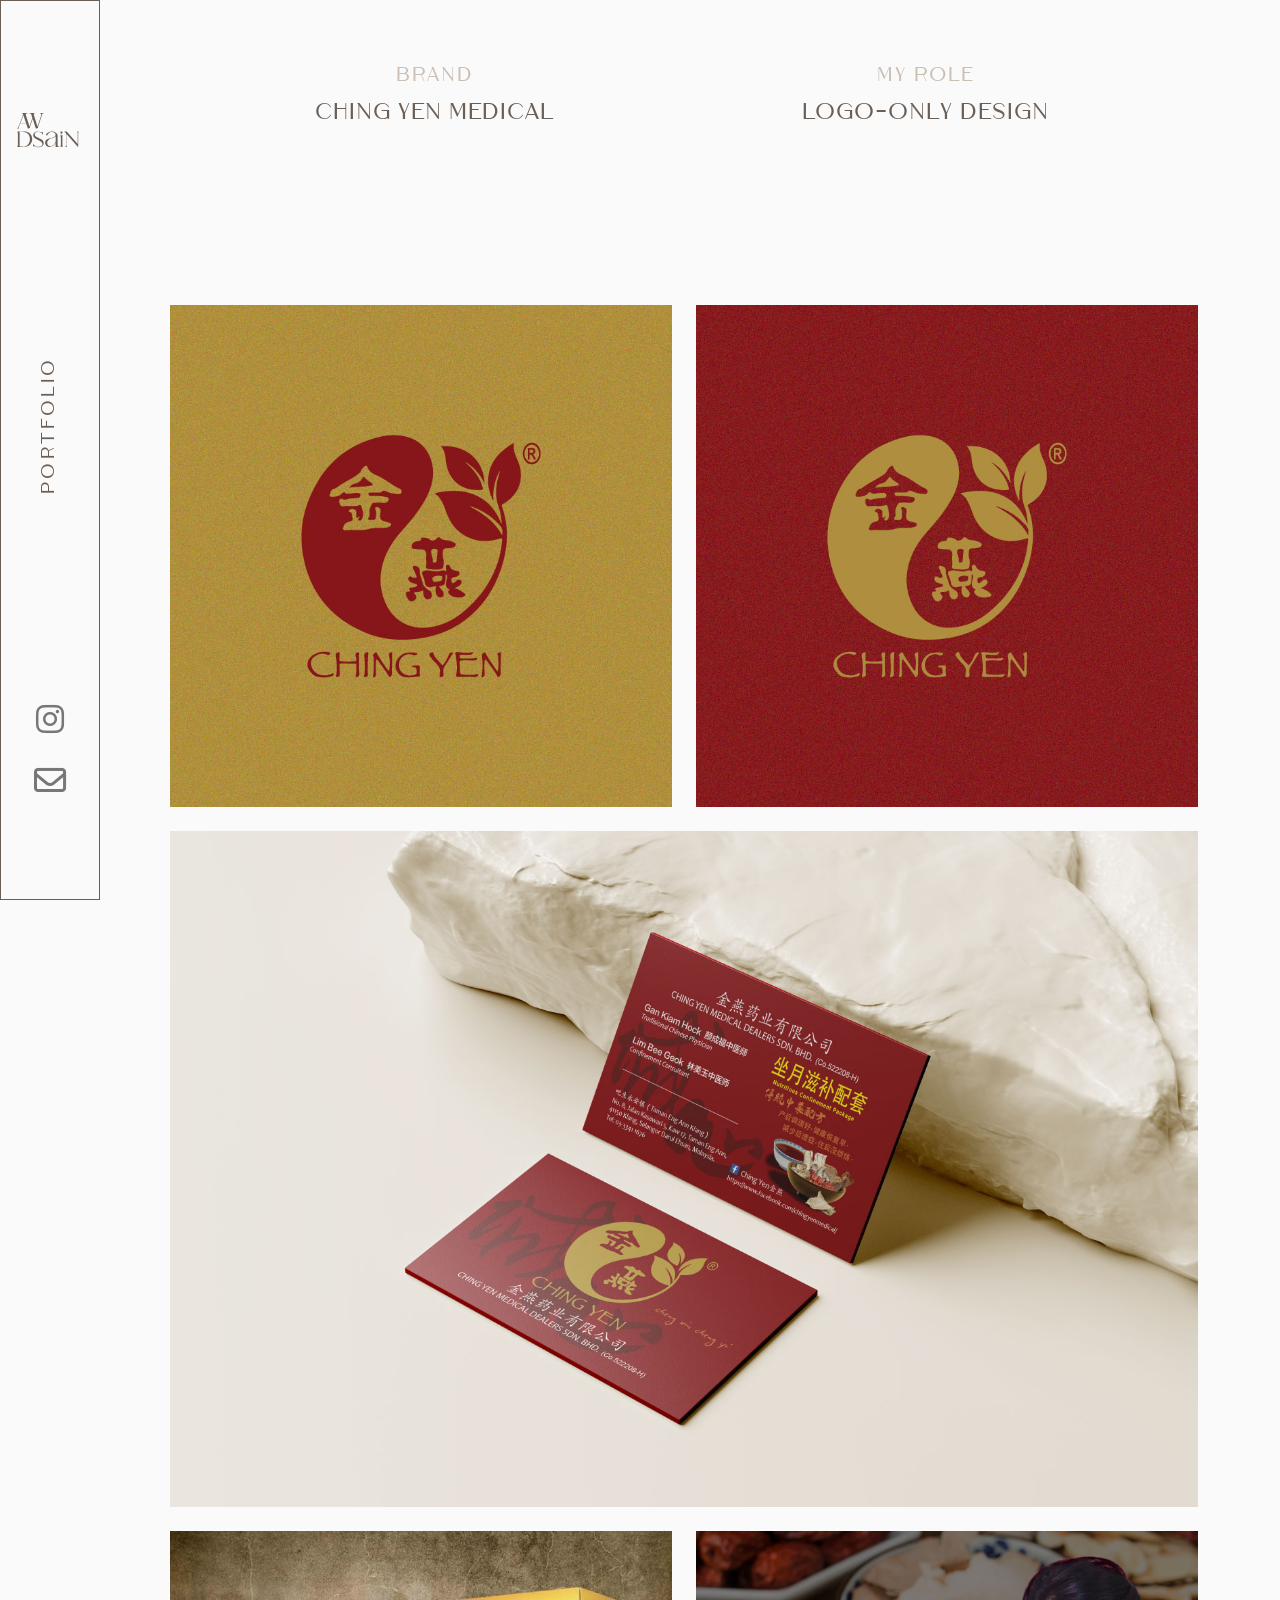
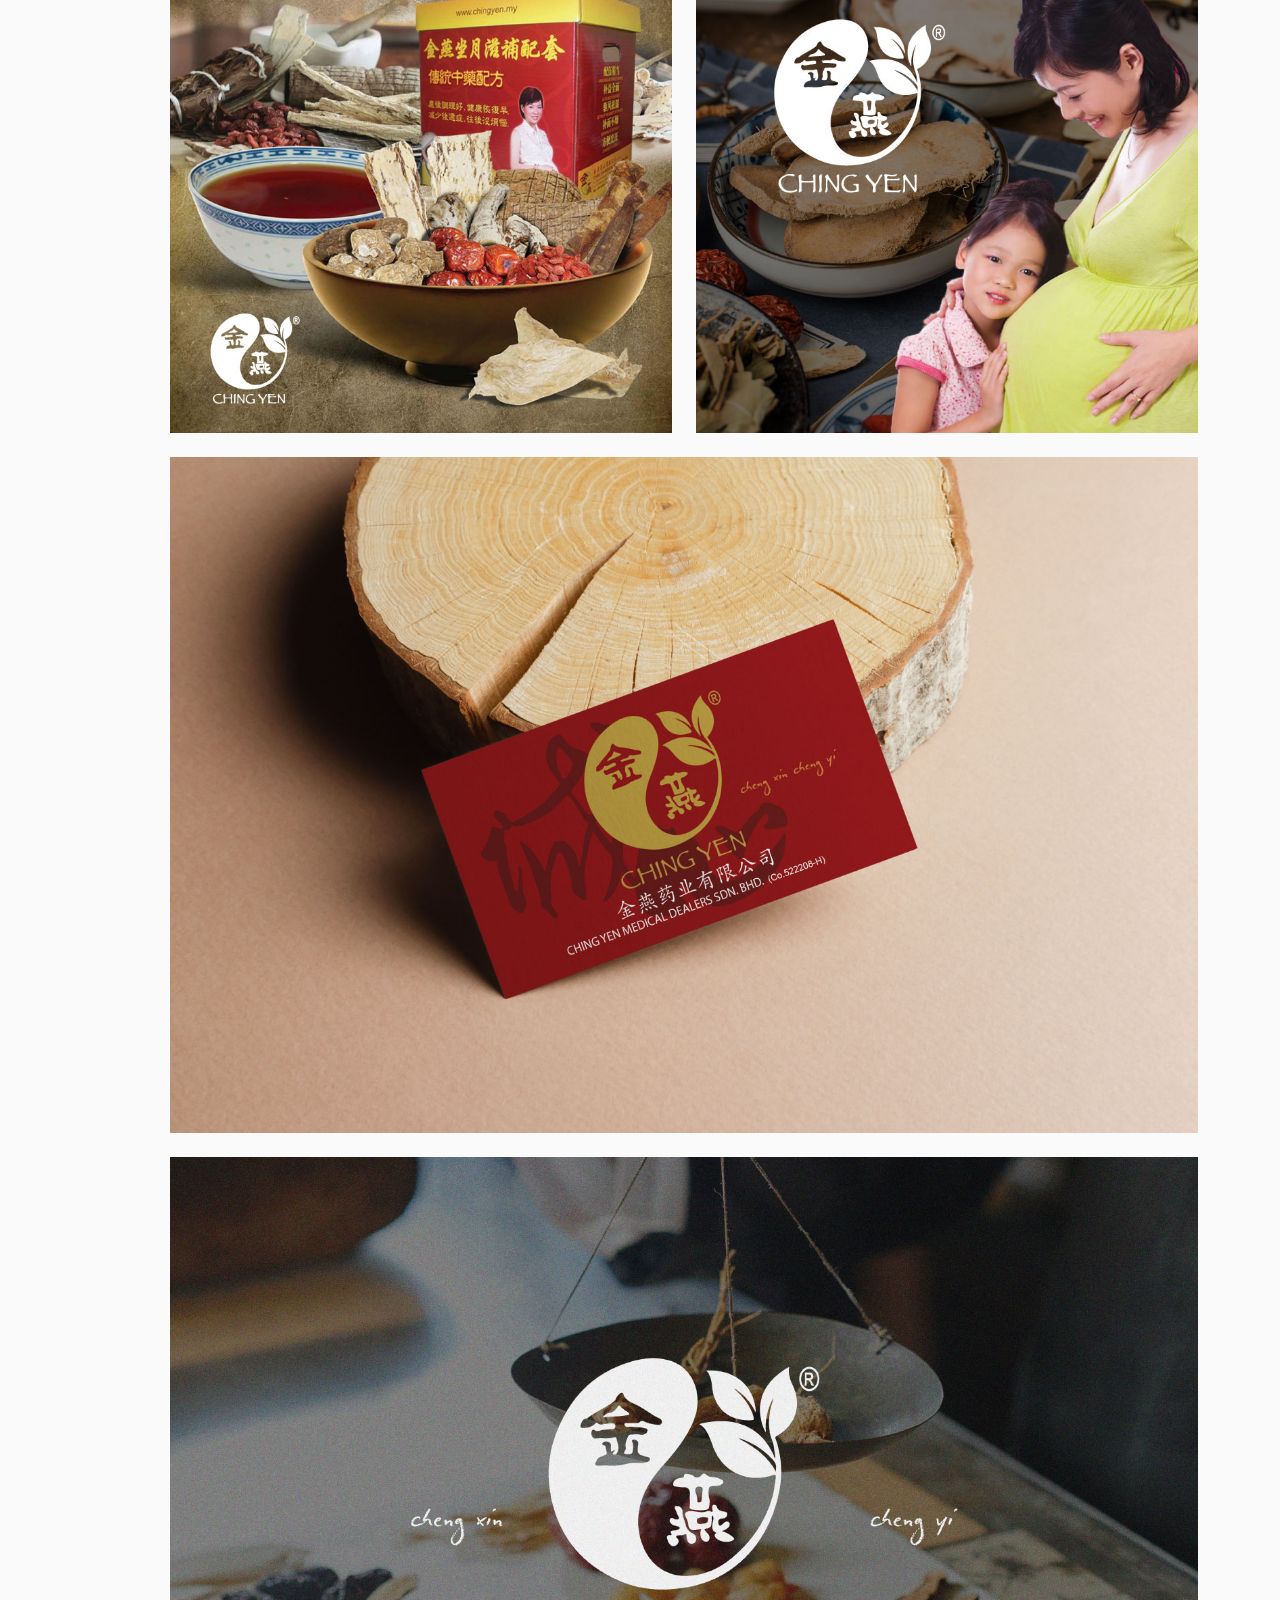
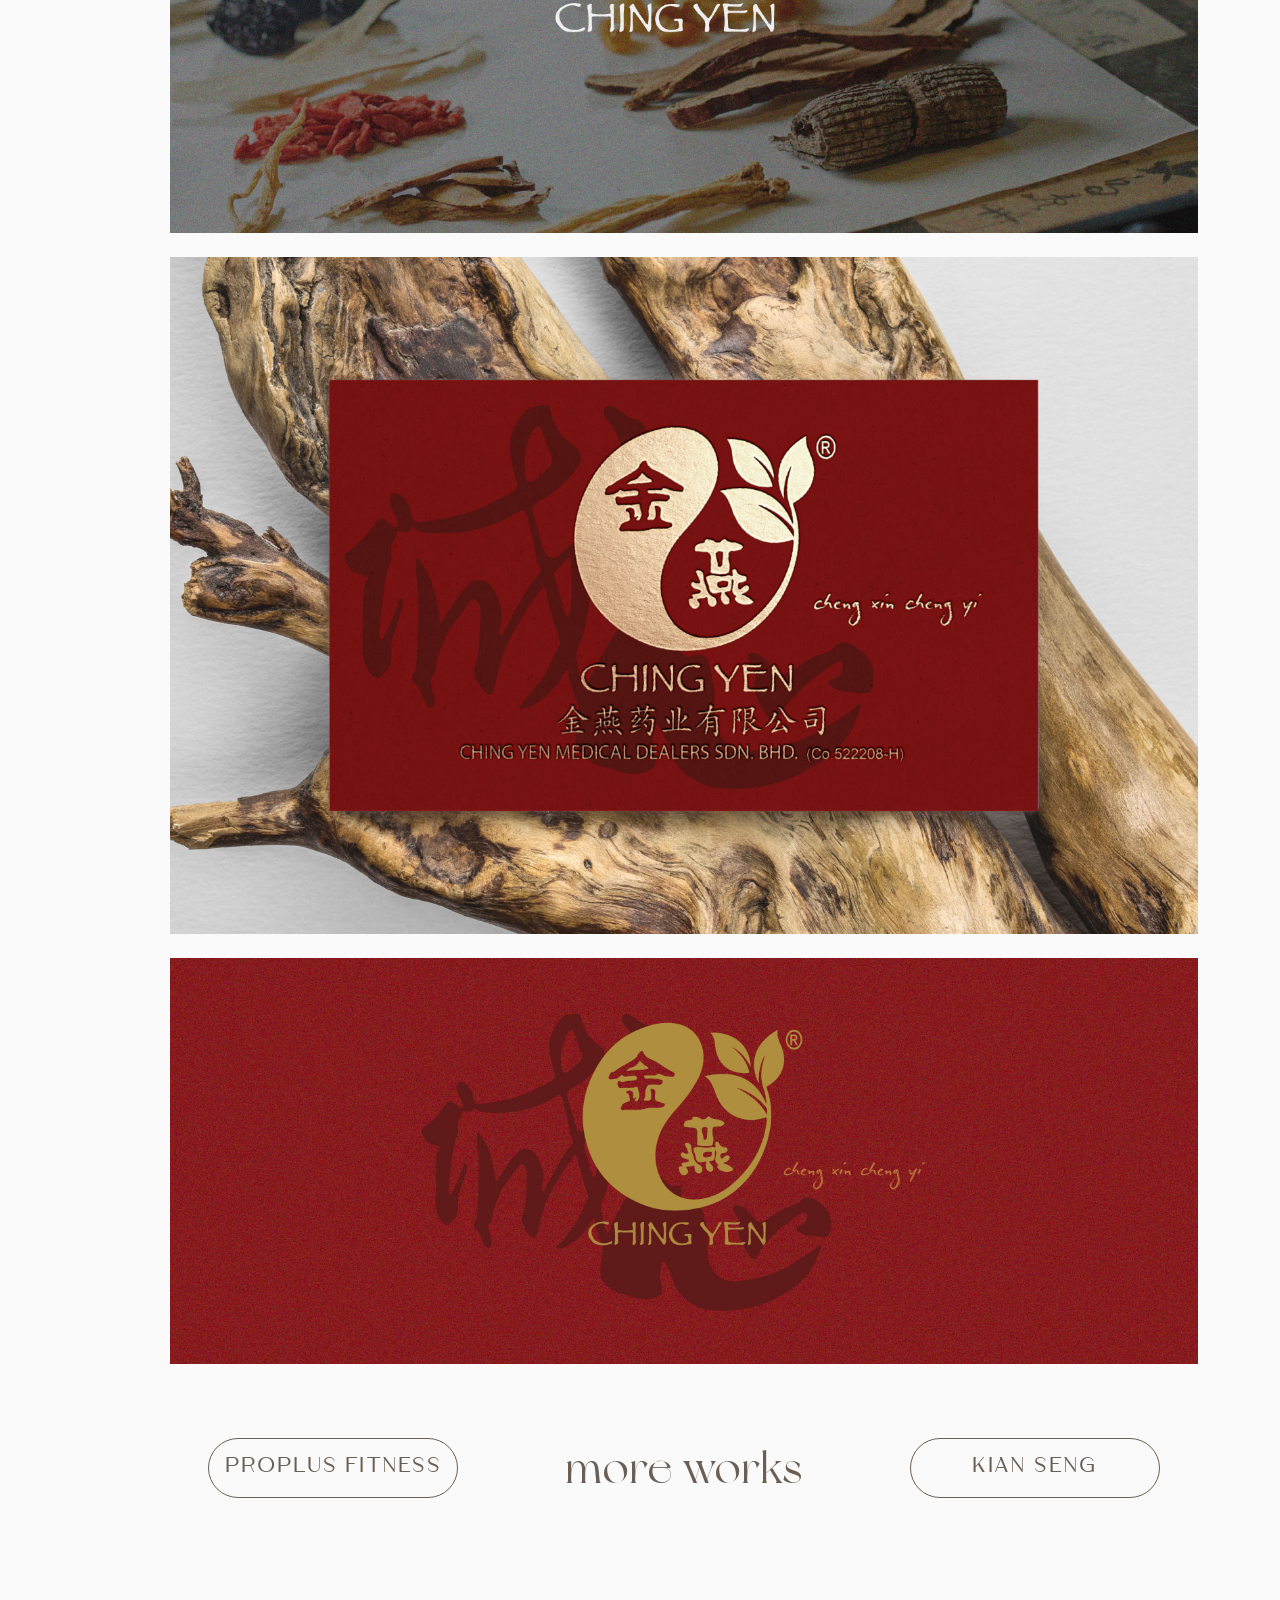
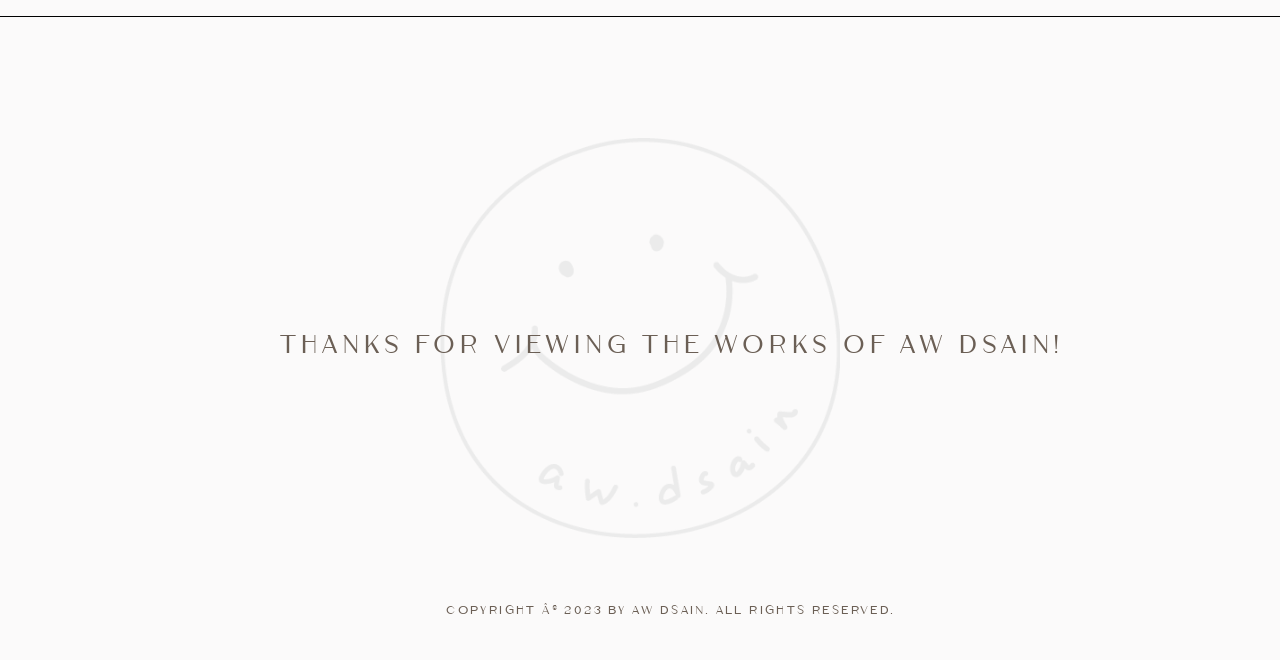
<file: product6.html>
<!DOCTYPE html>
<html lang="en">

<head>
  <meta charset="utf-8">
  <meta content="width=device-width, initial-scale=1.0" name="viewport">

  <title>AW Dsain</title>
  <meta content="" name="description">
  <meta content="" name="keywords">

  <!-- Favicons -->
  <link href="assets/img/footer_img.png" rel="icon">
  <!-- <link href="assets/img/apple-touch-icon.png" rel="apple-touch-icon"> -->

  <!-- Google Fonts -->
  <link href="https://fonts.googleapis.com/css?family=https://fonts.googleapis.com/css?family=Inconsolata:400,500,600,700|Raleway:400,400i,500,500i,600,600i,700,700i" rel="stylesheet">

  <!-- Vendor CSS Files -->
  <link href="assets/vendor/aos/aos.css" rel="stylesheet">
  <link href="assets/vendor/bootstrap/css/bootstrap.min.css" rel="stylesheet">
  <link href="assets/vendor/bootstrap-icons/bootstrap-icons.css" rel="stylesheet">
  <link href="assets/vendor/swiper/swiper-bundle.min.css" rel="stylesheet">

  <!-- Template Main CSS File -->
  <link href="assets/css/style.css" rel="stylesheet">
  <!-- Link to font-awewsome -->
  <link rel="stylesheet" href="https://cdnjs.cloudflare.com/ajax/libs/font-awesome/6.2.1/css/all.min.css" integrity="sha512-MV7K8+y+gLIBoVD59lQIYicR65iaqukzvf/nwasF0nqhPay5w/9lJmVM2hMDcnK1OnMGCdVK+iQrJ7lzPJQd1w==" crossorigin="anonymous" referrerpolicy="no-referrer" />

</head>

<body>

  <!-- ======= Navbar ======= -->
  <nav class="navbar-side-desktop">
<!-- desktop -->
   <div id="mySidenav" class="sidenav">
      <a href="index.html">

<!-- Generator: Adobe Illustrator 26.3.1, SVG Export Plug-In . SVG Version: 6.00 Build 0)  -->
<svg version="1.1" id="Layer_3" xmlns="http://www.w3.org/2000/svg" xmlns:xlink="http://www.w3.org/1999/xlink" x="0px" y="0px"
   viewBox="0 0 64 64" style="enable-background:new 0 0 64 64;" xml:space="preserve">
<g>
  <path class="st0" d="M15.1,37C15.1,37,15.1,37,15.1,37c-0.4-0.6-0.8-1.2-1.3-1.6c-0.5-0.5-1.2-0.9-1.9-1.2
    c-0.4-0.2-0.9-0.3-1.3-0.4c-0.5-0.1-1-0.2-1.5-0.2c-0.5-0.1-1-0.1-1.5-0.1c-0.5,0-1,0-1.4,0H1.2c-0.1,0-0.1,0-0.1,0.1
    c0,0.1,0,0.1,0.1,0.1c0,0,0.1,0.1,0.1,0.1c0,0,0.1,0.1,0.2,0.1c0.3,0.3,0.4,1,0.4,2.1v10.4c0,0.3,0,0.6,0,0.8
    c0,0.2-0.1,0.4-0.1,0.6c0,0.1-0.1,0.3-0.1,0.3c0,0.1-0.1,0.2-0.1,0.2c-0.1,0.1-0.1,0.2-0.2,0.2c-0.1,0.1-0.2,0.1-0.2,0.2
    c0,0-0.1,0.1,0,0.1c0,0.1,0.1,0.1,0.1,0.1h4.9c0.7,0,1.4,0,2.1-0.1c0.7-0.1,1.4-0.2,2.1-0.3c0.7-0.2,1.4-0.4,2-0.7
    c0.6-0.3,1.2-0.7,1.7-1.3c1.4-1.4,2.1-3.3,2.1-5.4c0-0.7-0.1-1.4-0.3-2.1C15.7,38.3,15.4,37.6,15.1,37z M3.6,33.8
    c0.7,0,1.4,0,2.1,0c0.8,0,1.5,0.1,2.2,0.2c0.7,0.1,1.4,0.3,2.1,0.6c0.7,0.3,1.2,0.6,1.8,1.2c1.4,1.3,2.1,3.2,2.1,5.5
    c0,2.3-0.7,4.1-2.1,5.4c-0.6,0.5-1.1,0.9-1.8,1.2c-0.6,0.3-1.3,0.4-2,0.5c-0.7,0.1-1.4,0.1-2.2,0.1c-0.7,0-1.5,0-2.2,0V33.8z"/>
  <path class="st0" d="M26.4,41.9C26.4,41.9,26.4,41.9,26.4,41.9c-0.3-0.2-0.7-0.4-1.3-0.7c-0.5-0.3-1.2-0.6-2-1
    c-2-1-3.3-1.8-3.8-2.3c-0.4-0.4-0.6-0.9-0.6-1.5c0-0.4,0.1-0.8,0.3-1.1c0.2-0.3,0.4-0.6,0.8-0.8c0.3-0.2,0.7-0.4,1.1-0.5
    c0.8-0.2,1.7-0.2,2.5,0c0.4,0.1,0.8,0.2,1.2,0.4c0.4,0.2,0.7,0.4,1,0.6c0.3,0.2,0.6,0.5,0.8,0.9c0.1,0.1,0.2,0.3,0.2,0.4
    c0.1,0.1,0.1,0.3,0.2,0.5c0,0.1,0.1,0.1,0.1,0.1c0.1,0,0.1-0.1,0.1-0.1v-2.6c0-0.1,0-0.1-0.1-0.1c0,0-0.1,0-0.1,0l0,0
    c-0.2,0.2-0.5,0.3-0.8,0.3c-0.3,0-0.7-0.1-1.2-0.3c-1.7-0.6-3.2-0.7-4.6-0.3c-0.6,0.2-1.1,0.4-1.5,0.7c-0.4,0.3-0.8,0.7-1.1,1.2
    c-0.3,0.5-0.4,1-0.4,1.6c0,0.7,0.2,1.2,0.5,1.7c0.3,0.5,0.8,0.9,1.3,1.3c0.3,0.2,0.7,0.5,1.2,0.8c0.5,0.3,1.2,0.6,1.9,1
    c0.7,0.4,1.3,0.7,1.8,0.9c0.4,0.2,0.8,0.4,0.9,0.6c0.4,0.3,0.8,0.6,1.1,1.1c0.3,0.4,0.5,0.9,0.5,1.3c0,0.5-0.1,0.9-0.3,1.2
    c-0.2,0.3-0.5,0.6-0.8,0.9c-0.3,0.2-0.7,0.4-1.2,0.5c-0.5,0.1-0.9,0.2-1.4,0.2c-0.4,0-0.8,0-1.3-0.1c-0.5-0.1-0.9-0.2-1.3-0.4
    c-0.4-0.2-0.8-0.4-1.2-0.6c-0.4-0.3-0.7-0.5-0.9-0.7c-0.3-0.3-0.4-0.7-0.6-1c0,0,0-0.1-0.1-0.1c0-0.1-0.1-0.1-0.1-0.1
    c-0.1,0-0.1,0.1-0.1,0.1v2.6c0,0.1,0.1,0.1,0.1,0.1c0,0,0.1,0,0.1-0.1c0,0,0.1,0,0.1-0.1l0,0c0.2-0.1,0.3-0.1,0.4-0.1
    c0.2,0,0.4,0,0.5,0l0,0c0.2,0,0.4,0.1,0.7,0.1c0.1,0,0.2,0.1,0.3,0.1c0,0,0.1,0,0.1,0c0.1,0,0.2,0.1,0.3,0.1c0.5,0.1,1,0.3,1.4,0.4
    c0.4,0.1,1,0.2,1.5,0.2c1.5,0,2.7-0.4,3.7-1.2c1-0.8,1.4-1.7,1.4-2.8c0-0.6-0.2-1.2-0.5-1.7C27.3,42.7,26.9,42.3,26.4,41.9z"/>
  <path class="st0" d="M63,33.5c0-0.1-0.1-0.1-0.1-0.1h-1.7c-0.1,0-0.1,0-0.1,0.1c0,0.1,0,0.1,0,0.1c0,0,0.1,0.1,0.1,0.1
    c0,0,0.1,0.1,0.1,0.1c0.1,0.2,0.3,0.4,0.3,0.7c0.1,0.3,0.1,0.8,0.1,1.3V46l-11-12.6c0,0-0.1,0-0.1,0h-2.4c-0.1,0-0.1,0-0.1,0.1
    c0,0.1,0,0.1,0.1,0.1c0.2,0.1,0.3,0.2,0.5,0.3c0.3,0.2,0.7,0.6,1.2,1.1l0.1,0.1v11.3c0,1-0.1,1.6-0.3,1.9c0,0.1-0.1,0.1-0.2,0.2
    c-0.1,0.1-0.1,0.1-0.2,0.2c0,0-0.1,0.1,0,0.1c0,0.1,0.1,0.1,0.1,0.1H51c0.1,0,0.1,0,0.1-0.1c0-0.1,0-0.1-0.1-0.1c0,0-0.1,0-0.1-0.1
    c0,0-0.1-0.1-0.2-0.1c-0.3-0.3-0.4-1-0.4-2V35.7L62,48.9c0,0,0.1,0,0.1,0c0,0,0,0,0,0c0.1,0,0.1-0.1,0.1-0.1V35.9
    c0-0.5,0-0.9,0.1-1.2c0.1-0.3,0.1-0.5,0.2-0.7c0.1-0.1,0.1-0.1,0.2-0.2c0.1-0.1,0.1-0.1,0.2-0.2C63,33.6,63,33.5,63,33.5z"/>
  <path class="st0" d="M42.9,48.5c-0.1,0-1.3,0-1.3-1.3v-9.8c0-0.1,0-1.1-0.8-2c-1.5-1.9-4.3-2-5.4-2c-1.7,0-3.2,1-3.9,1.6
    c-0.4,0.3-0.9,0.8-1.5,1.5l0,0c0,0,0,0,0,0c-0.1,0.1,0,0.2,0,0.3l0.7,0.8c0.1,0.1,0.1,0.1,0.2,0.1c0.1,0,0.1-0.1,0.2-0.1
    c0,0,0.4-0.9,1.1-1.8c1-1.2,2-1.8,3.1-1.8c1.5,0,4.3,0.6,4.3,2.8c0,2.1-2.4,2.7-4.2,3.1c-0.2,0-0.3,0.1-0.5,0.1
    c-1.2,0.3-2.4,0.6-3.4,1.1c-2.3,1.2-2.8,3.4-2.2,5c0.6,1.8,2.2,2.9,4.2,2.9c0.7,0,1.3-0.1,1.9-0.4c2.2-0.9,3.5-2.1,4.2-3.9v4.1
    c0,0.1,0.1,0.2,0.2,0.2h2.9c0.2,0,0.3-0.1,0.3-0.2C43.2,48.6,43,48.5,42.9,48.5z M31.2,44.6c0-2.4,2.6-3.9,4.3-4.3l0.3-0.1
    c1.3-0.3,3.1-0.8,3.9-2v4.5c0,0,0,1-0.6,2.2c-1.1,2.2-3.3,3.4-4.8,3.4C32.5,48.3,31.2,46.7,31.2,44.6z"/>
  <path class="st0" d="M46.6,48.2c0-0.2-0.2-1.2-0.2-1.7v-9.5c0-0.1-0.1-0.1-0.1-0.1h0c0,0,0,0,0,0L44,37.7c-0.1,0-0.1,0.1-0.1,0.1
    c0,0.1,0,0.1,0.1,0.1c0.2,0.1,0.4,0.2,0.5,0.3c0.1,0.2,0.2,0.4,0.3,0.6c0,0.2,0.1,0.5,0.1,1c0,0.5,0,1,0,1.7v4.8
    c0,0.4,0,0.8-0.1,1.2c0,0.4-0.2,0.7-0.5,1c0,0,0,0.1,0,0.1c0,0,0.1,0.1,0.1,0.1H47c0.1,0,0.1,0,0.1-0.1c0-0.1,0-0.1,0-0.1
    C46.9,48.6,46.8,48.4,46.6,48.2z"/>
  <path class="st0" d="M44.3,34.9c0,0,0.1,0,0.1,0c0.3-0.1,0.6,0,0.8,0.1c0.1,0.1,0.2,0.2,0.2,0.3c0,0.2-0.2,0.5-0.7,0.8
    c-0.1,0-0.1,0.1-0.1,0.2c0,0.1,0.1,0.1,0.1,0.1c0,0,0,0,0,0c1.4-0.4,1.9-1.2,1.9-1.9c0-0.7-0.5-1.1-1.2-1.1c-0.4,0-0.7,0.1-1,0.4
    C44.3,34.1,44.2,34.4,44.3,34.9C44.3,34.9,44.3,34.9,44.3,34.9z"/>
  <path class="st0" d="M20.2,30.6c0.1,0,0.1,0,0.2,0l1.5-0.6c0.1,0,0.2-0.2,0.2-0.3c0-0.1,0-0.1,0-0.2L22,29.4c0,0,0-0.1,0-0.2
    c0,0,0-0.1,0-0.2l3.9-11.8c0.2-0.7,0.4-1.1,0.6-1.4c0.2-0.2,0.5-0.4,0.8-0.4c0.2,0,0.2-0.1,0.2-0.2c0-0.1-0.1-0.2-0.2-0.2
    c0,0,0,0,0,0c-0.4,0-0.7,0.1-0.9,0.1h-0.9c-0.3,0-0.7,0-1.3-0.1c-0.2,0-0.3,0.1-0.3,0.2c0,0.1,0,0.1,0,0.1c0.1,0.1,0.2,0.1,0.2,0.1
    c1.2,0,1.3,0.5,1.3,0.9c0,0.2,0,0.4-0.1,0.7l-3.7,11.4c0,0,0,0,0,0c-0.5-1.1-2.4-7.2-3.7-11.4c-0.1-0.3-0.1-0.5-0.1-0.7
    c0-0.3,0.1-0.6,0.3-0.7c0.2-0.2,0.6-0.2,1-0.3c0.1,0,0.2,0,0.2-0.1c0,0,0.1-0.1,0-0.1c0,0,0-0.2-0.3-0.2c0,0,0,0,0,0
    c-0.5,0-0.9,0.1-1.2,0.1h-2.9c-0.3,0-0.7,0-1.2-0.1c-0.2,0-0.3,0.1-0.3,0.2c0,0.1,0,0.1,0,0.2c0.1,0.1,0.2,0.1,0.2,0.1
    c0.5,0,0.9,0.2,1.2,0.4c0.3,0.2,0.5,0.7,0.7,1.4l0.7,2.3c0,0,0,0,0,0.1c0.1,0.3,0.1,0.4,0.1,0.5c0,0.1,0,0.2-0.1,0.4l-2.7,8.1
    L9.9,17.2c-0.1-0.3-0.1-0.5-0.1-0.7c0-0.6,0.4-0.9,1.3-1c0,0,0.1,0,0.2-0.1c0,0,0.1-0.1,0-0.2c0-0.1-0.1-0.2-0.3-0.2c0,0,0,0,0,0
    c-0.5,0-0.9,0.1-1.2,0.1H7c-0.2,0-0.5,0-0.9-0.1c-0.2,0-0.2,0.1-0.2,0.2c0,0.1,0.1,0.2,0.2,0.2c0,0,0,0,0,0c0.3,0,0.6,0.2,0.8,0.4
    C6.9,16,7,16.2,7.2,16.4c-0.3,0.8-4.3,11.5-4.6,12.2c0,0.1-0.1,0.1-0.1,0.2c-0.2,0.4-0.3,0.8-0.6,1.1c-0.3,0.3-0.5,0.4-0.6,0.4
    l-0.1,0C1,30.4,1,30.4,1,30.5c0,0.1,0.1,0.1,0.1,0.1h2.2c0.1,0,0.1,0,0.1-0.1c0-0.1,0-0.1-0.1-0.1l-0.1,0C3.1,30.2,3,30,2.9,29.9
    c-0.1-0.2-0.1-0.3-0.1-0.4c0-0.2,0-0.4,0.1-0.6c0.1-0.2,0.9-2.4,1.4-3.6h5.8l1.7,5.1c0,0.2,0.2,0.2,0.3,0.2c0.1,0,0.1,0,0.2,0
    l1.5-0.6c0.1,0,0.2-0.1,0.2-0.3c0,0,0-0.1,0-0.2c0,0,0,0,0,0l-0.1-0.1c0.1-0.5,1.7-5.2,2.8-8.6l3.1,9.6
    C19.9,30.5,20,30.6,20.2,30.6z M4.5,24.9l2.9-7.7c0,0.1,0,0.1,0.1,0.2l2.5,7.6H4.5z M27.3,15.2L27.3,15.2L27.3,15.2L27.3,15.2z"/>
</g>
</svg>

      </a>
        <!-- <a class="navbar-brand" href="index.html" style="color: #6B5F55;">Aw<span class="navbar-brand" style="display: block;">DSaiN</span></a> -->
        <a class="navbar-font" href="index.html">Portfolio</a>
        <div class="navbar-deks-icon">
            <a href="https://www.instagram.com/awdsain/" target="_blank" i class="fa-brands fa-instagram fa-2xl" style="padding: 30px 10px;"></i></a>
            
            <a href="mailto: awdsainer@gmail.com" i class="fa-regular fa-2xl fa-envelope" style="padding: 30px 8px;"></i></a>
          </div>  
    </div>

  </nav> 
<!-- mobile -->
  <nav class="navbar navbar-light custom-navbar">
    <div class="container col-12">
      <a href="index.html">

<!-- Generator: Adobe Illustrator 26.3.1, SVG Export Plug-In . SVG Version: 6.00 Build 0)  -->
<svg version="1.1" id="Layer_2" xmlns="http://www.w3.org/2000/svg" xmlns:xlink="http://www.w3.org/1999/xlink" x="0px" y="0px"
   viewBox="0 0 70 70" style="enable-background:new 0 0 70 70;" xml:space="preserve">

<g>
  <path class="st0" d="M16.2,40.6C16.2,40.6,16.2,40.6,16.2,40.6c-0.4-0.7-0.9-1.3-1.5-1.8c-0.6-0.5-1.3-1-2.1-1.3
    c-0.5-0.2-1-0.3-1.5-0.5c-0.5-0.1-1.1-0.2-1.6-0.3c-0.6-0.1-1.1-0.1-1.7-0.1c-0.5,0-1.1,0-1.6,0H0.8c-0.1,0-0.1,0-0.1,0.1
    c0,0.1,0,0.1,0.1,0.2c0.1,0,0.1,0.1,0.2,0.1C0.9,37,1,37,1.1,37.1c0.3,0.4,0.5,1.1,0.5,2.3v11.5c0,0.4,0,0.7,0,0.9
    c0,0.2-0.1,0.5-0.1,0.6c0,0.2-0.1,0.3-0.1,0.4c0,0.1-0.1,0.2-0.1,0.2C1.1,53.2,1,53.2,1,53.3c-0.1,0.1-0.2,0.1-0.3,0.2
    c0,0-0.1,0.1,0,0.2c0,0.1,0.1,0.1,0.1,0.1h5.5c0.8,0,1.6,0,2.4-0.1c0.8-0.1,1.6-0.2,2.3-0.4c0.8-0.2,1.5-0.5,2.2-0.8
    c0.7-0.3,1.3-0.8,1.9-1.4c1.5-1.6,2.3-3.6,2.3-6c0-0.8-0.1-1.6-0.3-2.3C16.9,42,16.6,41.2,16.2,40.6z M3.5,37c0.8,0,1.6,0,2.4,0
    c0.8,0,1.7,0.1,2.5,0.2c0.8,0.1,1.6,0.3,2.3,0.6c0.7,0.3,1.4,0.7,1.9,1.3c1.5,1.5,2.3,3.5,2.3,6.1c0,2.5-0.8,4.5-2.3,6
    c-0.6,0.6-1.3,1-2,1.3c-0.7,0.3-1.4,0.5-2.2,0.6c-0.8,0.1-1.6,0.2-2.4,0.1c-0.8,0-1.6,0-2.5,0V37z"/>
  <path class="st0" d="M28.8,46C28.8,46,28.8,46,28.8,46c-0.3-0.2-0.8-0.5-1.4-0.8c-0.6-0.3-1.4-0.7-2.2-1.1
    c-2.2-1.1-3.7-1.9-4.3-2.6c-0.5-0.5-0.7-1-0.7-1.6c0-0.4,0.1-0.8,0.3-1.2c0.2-0.4,0.5-0.7,0.8-0.9c0.3-0.2,0.7-0.4,1.2-0.6
    c0.9-0.3,1.8-0.2,2.8,0c0.5,0.1,0.9,0.3,1.3,0.5c0.4,0.2,0.8,0.4,1.2,0.7c0.3,0.3,0.6,0.6,0.9,0.9c0.1,0.1,0.2,0.3,0.3,0.5
    c0.1,0.2,0.2,0.3,0.2,0.5c0,0.1,0.1,0.1,0.2,0.1c0.1,0,0.1-0.1,0.1-0.1v-2.9c0-0.1,0-0.1-0.1-0.1c-0.1,0-0.1,0-0.2,0l0,0
    c-0.2,0.2-0.5,0.3-0.8,0.3c-0.3,0-0.7-0.1-1.3-0.3c-1.8-0.7-3.5-0.8-5.1-0.3c-0.6,0.2-1.2,0.5-1.7,0.8c-0.5,0.4-0.9,0.8-1.2,1.3
    c-0.3,0.5-0.4,1.1-0.4,1.7c0,0.7,0.2,1.4,0.5,1.9c0.4,0.5,0.8,1,1.5,1.4c0.3,0.2,0.8,0.5,1.4,0.8c0.6,0.3,1.3,0.7,2.1,1.1
    c0.8,0.4,1.5,0.8,2,1c0.5,0.3,0.8,0.5,1,0.6c0.5,0.3,0.9,0.7,1.2,1.2c0.3,0.5,0.5,1,0.5,1.5c0,0.5-0.1,0.9-0.3,1.3
    c-0.2,0.4-0.5,0.7-0.9,0.9c-0.4,0.3-0.8,0.5-1.3,0.6c-0.5,0.1-1,0.2-1.5,0.2c-0.4,0-0.9-0.1-1.4-0.2c-0.5-0.1-1-0.2-1.5-0.4
    c-0.5-0.2-0.9-0.4-1.3-0.7c-0.4-0.3-0.7-0.6-1-0.8c-0.3-0.3-0.5-0.7-0.6-1.1c0,0,0-0.1-0.1-0.1c0-0.1-0.1-0.1-0.2-0.1
    c-0.1,0-0.1,0.1-0.1,0.1V53c0,0.1,0.1,0.1,0.1,0.1c0,0,0.1,0,0.1-0.1c0,0,0.1,0,0.1-0.1l0,0c0.2-0.1,0.3-0.1,0.5-0.2
    c0.2,0,0.4,0,0.6,0l0,0c0.2,0,0.5,0.1,0.8,0.2c0.1,0,0.2,0.1,0.3,0.1c0,0,0.1,0,0.1,0c0.1,0,0.2,0.1,0.3,0.1
    c0.6,0.2,1.1,0.3,1.6,0.4c0.5,0.1,1.1,0.2,1.7,0.2c1.7,0,3-0.4,4.1-1.3c1.1-0.9,1.6-1.9,1.6-3.1c0-0.7-0.2-1.3-0.5-1.9
    C29.8,46.9,29.3,46.4,28.8,46z"/>
  <path class="st0" d="M69.4,36.7c0-0.1-0.1-0.1-0.1-0.1h-1.9c-0.1,0-0.1,0-0.1,0.1c0,0.1,0,0.1,0,0.2c0,0,0.1,0.1,0.2,0.1
    c0.1,0,0.1,0.1,0.1,0.1c0.2,0.2,0.3,0.4,0.4,0.8c0.1,0.4,0.1,0.9,0.1,1.5v11.2L55.7,36.6c0,0-0.1,0-0.1,0h-2.7
    c-0.1,0-0.1,0-0.1,0.1c0,0.1,0,0.1,0.1,0.2c0.2,0.1,0.4,0.2,0.5,0.3c0.3,0.2,0.8,0.6,1.3,1.2l0.1,0.1V51c0,1.1-0.1,1.8-0.4,2.1
    c-0.1,0.1-0.1,0.1-0.2,0.2c-0.1,0.1-0.2,0.1-0.2,0.2c0,0-0.1,0.1,0,0.2c0,0.1,0.1,0.1,0.1,0.1H56c0.1,0,0.1-0.1,0.1-0.1
    c0-0.1,0-0.1-0.1-0.2c-0.1,0-0.1,0-0.1-0.1c0-0.1-0.1-0.1-0.2-0.2c-0.3-0.3-0.4-1.1-0.4-2.2V39.1l12.9,14.7c0,0,0.1,0,0.1,0
    c0,0,0,0,0.1,0c0.1,0,0.1-0.1,0.1-0.1V39.3c0-0.6,0-1,0.1-1.4c0.1-0.3,0.2-0.6,0.3-0.7c0.1-0.1,0.1-0.2,0.2-0.2
    c0.1-0.1,0.1-0.1,0.2-0.2C69.3,36.8,69.4,36.7,69.4,36.7z"/>
  <path class="st0" d="M47.1,53.3c-0.1,0-1.4,0-1.4-1.4V41c0-0.1,0-1.2-0.9-2.2c-1.6-2.1-4.8-2.2-6-2.2c-1.9,0-3.5,1.1-4.3,1.8
    c-0.4,0.3-1,0.9-1.6,1.6l0,0c0,0,0,0,0,0c-0.1,0.1,0,0.3,0,0.3l0.8,0.8c0.1,0.1,0.1,0.1,0.2,0.1c0.1,0,0.2-0.1,0.2-0.2
    c0,0,0.4-1,1.2-2c1.1-1.3,2.2-2,3.5-2c1.7,0,4.8,0.7,4.8,3.1c0,2.3-2.7,3-4.6,3.4c-0.2,0-0.3,0.1-0.5,0.1c-1.3,0.3-2.7,0.6-3.8,1.2
    c-2.6,1.3-3.1,3.7-2.4,5.6c0.7,2,2.5,3.3,4.6,3.3c0.7,0,1.4-0.1,2.1-0.4c2.4-1,3.8-2.3,4.6-4.4v4.5c0,0.1,0.1,0.3,0.3,0.3h3.3
    c0.2,0,0.3-0.1,0.3-0.3C47.4,53.4,47.2,53.3,47.1,53.3z M34.1,48.9c0-2.6,2.8-4.3,4.7-4.8l0.3-0.1c1.5-0.4,3.4-0.9,4.3-2.2v4.9
    c0,0,0,1.1-0.7,2.4c-1.2,2.5-3.6,3.8-5.3,3.8C35.6,53.1,34.1,51.3,34.1,48.9z"/>
  <path class="st0" d="M51.2,52.9c0-0.2-0.2-1.3-0.2-1.9V40.5c0-0.1-0.1-0.1-0.1-0.1h0c0,0,0,0-0.1,0l-2.5,1c-0.1,0-0.1,0.1-0.1,0.1
    c0,0.1,0,0.1,0.1,0.1c0.3,0.1,0.4,0.2,0.6,0.4c0.1,0.2,0.2,0.4,0.3,0.7c0,0.2,0.1,0.6,0.1,1.1c0,0.5,0,1.1,0,1.9v5.3
    c0,0.4,0,0.9-0.1,1.3c-0.1,0.4-0.2,0.8-0.5,1.1c0,0-0.1,0.1,0,0.2c0,0.1,0.1,0.1,0.1,0.1h2.8c0.1,0,0.1,0,0.1-0.1
    c0-0.1,0-0.1,0-0.2C51.5,53.4,51.4,53.2,51.2,52.9z"/>
  <path class="st0" d="M48.7,38.2c0,0,0.1,0,0.1,0c0.3-0.1,0.6,0,0.8,0.1c0.1,0.1,0.2,0.2,0.2,0.4c0,0.2-0.2,0.6-0.7,0.8
    c-0.1,0-0.1,0.1-0.1,0.2c0,0.1,0.1,0.1,0.1,0.1c0,0,0,0,0,0c1.6-0.4,2.1-1.4,2.1-2.1c0-0.7-0.6-1.3-1.3-1.3c-0.4,0-0.8,0.2-1.1,0.4
    c-0.3,0.3-0.4,0.7-0.3,1.1C48.6,38.2,48.6,38.2,48.7,38.2z"/>
  <path class="st0" d="M21.9,33.5c0.1,0,0.1,0,0.2,0l1.7-0.6c0.2-0.1,0.2-0.2,0.2-0.3c0-0.1,0-0.2,0-0.2l-0.1-0.2c0,0,0-0.1,0-0.2
    c0,0,0-0.1,0-0.2l4.3-13.1c0.2-0.8,0.5-1.3,0.7-1.5c0.2-0.3,0.5-0.4,0.9-0.4c0.2,0,0.3-0.1,0.3-0.2c0-0.1-0.1-0.2-0.3-0.2
    c0,0,0,0,0,0c-0.5,0-0.8,0.1-1,0.1h-1c-0.3,0-0.8,0-1.5-0.1c-0.2,0-0.3,0.2-0.3,0.2c0,0.1,0,0.1,0,0.2c0.1,0.1,0.2,0.1,0.2,0.1
    c1.3,0.1,1.5,0.5,1.5,1c0,0.2,0,0.5-0.1,0.8l-4.1,12.7c0,0,0,0,0,0c-0.5-1.2-2.7-8-4.1-12.6c-0.1-0.3-0.2-0.6-0.2-0.8
    c0-0.4,0.1-0.6,0.4-0.8c0.3-0.2,0.6-0.3,1.1-0.3c0.1,0,0.2,0,0.2-0.1c0,0,0.1-0.1,0-0.2c0,0,0-0.2-0.3-0.2c0,0,0,0,0,0
    c-0.6,0-1,0.1-1.3,0.1h-3.3c-0.3,0-0.8,0-1.4-0.1c-0.2,0-0.3,0.2-0.3,0.2c0,0.1,0,0.1,0,0.2c0.1,0.1,0.2,0.1,0.2,0.1
    c0.5,0,1,0.2,1.3,0.4c0.3,0.3,0.6,0.8,0.8,1.5l0.8,2.5c0,0,0,0,0,0.1c0.1,0.3,0.1,0.5,0.1,0.5c0,0.1,0,0.2-0.1,0.5l-3,9l-4.2-12.7
    c-0.1-0.3-0.2-0.6-0.2-0.8c0-0.7,0.5-1,1.4-1.1c0,0,0.2,0,0.2-0.1c0,0,0.1-0.1,0-0.2c0-0.1-0.1-0.2-0.3-0.2c0,0,0,0,0,0
    c-0.6,0-1,0.1-1.3,0.1H7.2c-0.2,0-0.5,0-1-0.1C6,16.2,6,16.3,6,16.5c0,0.1,0.1,0.2,0.2,0.2c0,0,0,0,0,0c0.4,0,0.6,0.2,0.9,0.4
    c0.1,0.1,0.2,0.3,0.4,0.6c-0.3,0.9-4.8,12.7-5.1,13.5c0,0.1-0.1,0.1-0.1,0.2c-0.2,0.4-0.4,0.9-0.7,1.2C1.2,33,1,33.1,0.8,33.1
    l-0.1,0c-0.1,0-0.1,0.1-0.1,0.2c0,0.1,0.1,0.1,0.1,0.1h2.5c0.1,0,0.1,0,0.1-0.1c0-0.1,0-0.1-0.1-0.2l-0.1,0C3,33,2.8,32.8,2.8,32.6
    c-0.1-0.2-0.1-0.3-0.1-0.5c0-0.2,0-0.4,0.1-0.7c0.1-0.2,1-2.6,1.5-3.9h6.4l1.9,5.6c0,0.2,0.2,0.3,0.3,0.3c0.1,0,0.2,0,0.2,0
    l1.7-0.6c0.2-0.1,0.2-0.2,0.2-0.3c0,0,0-0.1-0.1-0.2c0,0,0,0,0,0l-0.1-0.2c0.1-0.5,1.9-5.8,3.1-9.6l3.5,10.6
    C21.6,33.4,21.7,33.5,21.9,33.5z M4.5,27.1l3.3-8.6c0,0.1,0,0.1,0.1,0.2l2.8,8.4H4.5z M29.8,16.4L29.8,16.4L29.8,16.4L29.8,16.4z"
    />
</g>
</svg>


      </a>
      <!-- <a class="navbar-brand" href="index.html">Aw<span class="navbar-brand" style="display: block; margin-top: -23px;">DSaiN</span></a> -->
      <a class="mb-title" href="index.html">Portfolio</a>
      <div class="iconss">
        <a href="https://www.instagram.com/awdsain/" i class="fa-brands fa-xl fa-instagram" style="padding: 0px 10px;"></i></a>
        <!-- <a href="index.html" i class="fa-brands fa-behance" style="padding: 0px 10px;"></i></a> -->
        <a href="mailto: awdsainer@gmail.com" i class="fa-regular fa-xl fa-envelope" style="padding: 0px 10px;"></i></a>
      </div>      
    </div>
  </nav>
<!-- mob_425 -->
  <nav class="navbar navbar-light nav_mb_425QQ">
    <div class="container col-12" id="QQAB">
      <a href="index.html">
     
<!-- Generator: Adobe Illustrator 26.3.1, SVG Export Plug-In . SVG Version: 6.00 Build 0)  -->
<svg version="1.1" id="Layer_1" xmlns="http://www.w3.org/2000/svg" xmlns:xlink="http://www.w3.org/1999/xlink" x="0px" y="0px"
   viewBox="0 0 48 48" style="enable-background:new 0 0 48 48;" xml:space="preserve">

<g>
  <path class="st0" d="M11.1,27.8C11.1,27.8,11.1,27.8,11.1,27.8c-0.3-0.5-0.6-0.9-1-1.3c-0.4-0.4-0.9-0.7-1.5-0.9
    c-0.3-0.1-0.7-0.2-1-0.3c-0.4-0.1-0.7-0.1-1.1-0.2c-0.4,0-0.8-0.1-1.2-0.1c-0.4,0-0.7,0-1.1,0H0.5c0,0-0.1,0-0.1,0.1
    c0,0,0,0.1,0,0.1c0,0,0.1,0.1,0.1,0.1c0,0,0.1,0.1,0.1,0.1C0.9,25.7,1,26.2,1,27v7.9c0,0.2,0,0.5,0,0.6c0,0.2,0,0.3-0.1,0.4
    c0,0.1-0.1,0.2-0.1,0.3c0,0.1-0.1,0.1-0.1,0.1c0,0.1-0.1,0.1-0.1,0.2c-0.1,0-0.1,0.1-0.2,0.1c0,0,0,0.1,0,0.1c0,0,0.1,0.1,0.1,0.1
    h3.7c0.5,0,1.1,0,1.6-0.1c0.5,0,1.1-0.1,1.6-0.3C8,36.4,8.5,36.3,9,36c0.5-0.2,0.9-0.6,1.3-1c1.1-1.1,1.6-2.5,1.6-4.1
    c0-0.5-0.1-1.1-0.2-1.6C11.6,28.8,11.4,28.3,11.1,27.8z M2.4,25.4c0.5,0,1.1,0,1.6,0c0.6,0,1.2,0.1,1.7,0.1
    c0.5,0.1,1.1,0.2,1.6,0.4c0.5,0.2,0.9,0.5,1.3,0.9c1,1,1.6,2.4,1.6,4.2c0,1.7-0.5,3.1-1.6,4.1c-0.4,0.4-0.9,0.7-1.4,0.9
    c-0.5,0.2-1,0.3-1.5,0.4c-0.5,0.1-1.1,0.1-1.7,0.1c-0.6,0-1.1,0-1.7,0V25.4z"/>
  <path class="st0" d="M19.7,31.5C19.7,31.5,19.7,31.5,19.7,31.5c-0.2-0.2-0.6-0.3-1-0.6c-0.4-0.2-0.9-0.5-1.5-0.8
    c-1.5-0.7-2.5-1.3-2.9-1.8c-0.3-0.3-0.5-0.7-0.5-1.1c0-0.3,0.1-0.6,0.2-0.8c0.1-0.2,0.3-0.5,0.6-0.6c0.2-0.2,0.5-0.3,0.8-0.4
    c0.6-0.2,1.3-0.2,1.9,0c0.3,0.1,0.6,0.2,0.9,0.3c0.3,0.1,0.6,0.3,0.8,0.5c0.2,0.2,0.4,0.4,0.6,0.6c0.1,0.1,0.1,0.2,0.2,0.3
    c0.1,0.1,0.1,0.2,0.2,0.3c0,0,0.1,0.1,0.1,0.1c0,0,0.1-0.1,0.1-0.1v-2c0,0,0-0.1-0.1-0.1c0,0-0.1,0-0.1,0l0,0
    c-0.2,0.1-0.4,0.2-0.6,0.2c-0.2,0-0.5-0.1-0.9-0.2c-1.3-0.5-2.4-0.6-3.5-0.2c-0.4,0.1-0.8,0.3-1.2,0.6c-0.3,0.2-0.6,0.5-0.8,0.9
    c-0.2,0.4-0.3,0.8-0.3,1.2c0,0.5,0.1,0.9,0.4,1.3c0.2,0.4,0.6,0.7,1,1c0.2,0.2,0.5,0.4,0.9,0.6c0.4,0.2,0.9,0.5,1.4,0.7
    c0.6,0.3,1,0.5,1.4,0.7c0.3,0.2,0.6,0.3,0.7,0.4c0.3,0.2,0.6,0.5,0.9,0.8c0.2,0.3,0.4,0.7,0.4,1c0,0.3-0.1,0.6-0.2,0.9
    c-0.2,0.3-0.4,0.5-0.6,0.6c-0.3,0.2-0.6,0.3-0.9,0.4c-0.3,0.1-0.7,0.1-1.1,0.1c-0.3,0-0.6,0-1-0.1c-0.3-0.1-0.7-0.2-1-0.3
    c-0.3-0.1-0.6-0.3-0.9-0.5c-0.3-0.2-0.5-0.4-0.7-0.6c-0.2-0.2-0.3-0.5-0.4-0.7c0,0,0-0.1,0-0.1c0,0-0.1-0.1-0.1-0.1
    c0,0-0.1,0.1-0.1,0.1v2c0,0.1,0,0.1,0.1,0.1c0,0,0.1,0,0.1,0c0,0,0,0,0.1-0.1l0,0c0.1-0.1,0.2-0.1,0.3-0.1c0.1,0,0.3,0,0.4,0l0,0
    c0.2,0,0.3,0.1,0.5,0.1c0.1,0,0.2,0,0.2,0.1c0,0,0.1,0,0.1,0c0.1,0,0.1,0.1,0.2,0.1c0.4,0.1,0.8,0.2,1.1,0.3
    c0.3,0.1,0.7,0.1,1.2,0.1c1.1,0,2.1-0.3,2.8-0.9c0.7-0.6,1.1-1.3,1.1-2.1c0-0.5-0.1-0.9-0.4-1.3C20.4,32.2,20.1,31.8,19.7,31.5z"/>
  <path class="st0" d="M47.6,25.1C47.6,25.1,47.5,25.1,47.6,25.1l-1.4-0.1c0,0-0.1,0-0.1,0.1s0,0.1,0,0.1c0,0,0.1,0.1,0.1,0.1
    c0,0,0.1,0.1,0.1,0.1c0.1,0.1,0.2,0.3,0.3,0.5c0.1,0.2,0.1,0.6,0.1,1v7.7l-8.4-9.6c0,0,0,0-0.1,0h-1.9c0,0-0.1,0-0.1,0.1
    c0,0,0,0.1,0.1,0.1c0.1,0.1,0.3,0.1,0.4,0.2c0.2,0.1,0.5,0.4,0.9,0.8l0.1,0.1V35c0,0.7-0.1,1.2-0.2,1.4c0,0.1-0.1,0.1-0.1,0.1
    c-0.1,0-0.1,0.1-0.2,0.1c0,0,0,0.1,0,0.1c0,0,0.1,0.1,0.1,0.1h1.3c0,0,0.1,0,0.1-0.1c0,0,0-0.1-0.1-0.1c0,0-0.1,0-0.1-0.1
    c0,0-0.1-0.1-0.1-0.1C38.1,36.3,38,35.8,38,35v-8.2l8.9,10.1c0,0,0,0,0.1,0c0,0,0,0,0,0c0,0,0.1-0.1,0.1-0.1V27
    c0-0.4,0-0.7,0.1-0.9c0-0.2,0.1-0.4,0.2-0.5c0-0.1,0.1-0.1,0.1-0.2c0,0,0.1-0.1,0.2-0.1C47.6,25.2,47.6,25.2,47.6,25.1z"/>
  <path class="st0" d="M32.3,36.5c0,0-1,0-1-1v-7.5c0-0.1,0-0.8-0.6-1.5c-1.1-1.4-3.3-1.5-4.1-1.5c-1.3,0-2.4,0.8-3,1.2
    c-0.3,0.2-0.7,0.6-1.1,1.1l0,0c0,0,0,0,0,0c0,0.1,0,0.2,0,0.2l0.6,0.6c0,0,0.1,0.1,0.2,0.1c0.1,0,0.1,0,0.1-0.1
    c0,0,0.3-0.7,0.8-1.4c0.8-0.9,1.5-1.4,2.4-1.4c1.1,0,3.3,0.5,3.3,2.1c0,1.6-1.8,2-3.2,2.4c-0.1,0-0.2,0.1-0.3,0.1
    c-0.9,0.2-1.9,0.4-2.6,0.8c-1.8,0.9-2.1,2.6-1.7,3.8c0.5,1.4,1.7,2.2,3.2,2.2c0.5,0,1-0.1,1.5-0.3c1.7-0.7,2.6-1.6,3.2-3v3.1
    c0,0.1,0.1,0.2,0.2,0.2h2.2c0.1,0,0.2-0.1,0.2-0.2C32.5,36.6,32.4,36.5,32.3,36.5z M23.4,33.6c0-1.8,1.9-3,3.3-3.3l0.2-0.1
    c1-0.3,2.3-0.6,3-1.5v3.4c0,0,0,0.8-0.5,1.7c-0.8,1.7-2.5,2.6-3.7,2.6C24.4,36.4,23.4,35.2,23.4,33.6z"/>
  <path class="st0" d="M35.1,36.3c0-0.1-0.1-0.9-0.1-1.3v-7.3c0-0.1,0-0.1-0.1-0.1h0c0,0,0,0,0,0l-1.7,0.7c0,0-0.1,0.1-0.1,0.1
    c0,0,0,0.1,0.1,0.1c0.2,0,0.3,0.1,0.4,0.3c0.1,0.1,0.2,0.3,0.2,0.5c0,0.2,0.1,0.4,0.1,0.7c0,0.3,0,0.8,0,1.3V35
    c0,0.3,0,0.6-0.1,0.9c0,0.3-0.2,0.6-0.4,0.8c0,0,0,0.1,0,0.1c0,0,0.1,0.1,0.1,0.1h1.9c0,0,0.1,0,0.1-0.1c0,0,0-0.1,0-0.1
    C35.3,36.6,35.2,36.5,35.1,36.3z"/>
  <path class="st0" d="M33.4,26.2C33.4,26.2,33.4,26.2,33.4,26.2c0.3,0,0.5,0,0.7,0.1c0.1,0.1,0.1,0.2,0.1,0.3c0,0.2-0.1,0.4-0.5,0.6
    c0,0-0.1,0.1,0,0.1c0,0,0.1,0.1,0.1,0.1c0,0,0,0,0,0c1.1-0.3,1.5-0.9,1.5-1.4c0-0.5-0.4-0.9-0.9-0.9c-0.3,0-0.6,0.1-0.7,0.3
    C33.4,25.6,33.3,25.8,33.4,26.2C33.3,26.2,33.4,26.2,33.4,26.2z"/>
  <path class="st0" d="M15,22.9c0.1,0,0.1,0,0.1,0l1.2-0.4c0.1,0,0.2-0.1,0.2-0.2c0-0.1,0-0.1,0-0.1L16.4,22c0,0,0-0.1,0-0.1
    c0,0,0-0.1,0-0.1l3-9c0.2-0.5,0.3-0.9,0.5-1.1c0.2-0.2,0.3-0.3,0.6-0.3c0.1,0,0.2-0.1,0.2-0.2c0-0.1-0.1-0.2-0.2-0.2c0,0,0,0,0,0
    c-0.3,0-0.5,0-0.7,0h-0.7c-0.2,0-0.6,0-1,0c-0.2,0-0.2,0.1-0.2,0.1c0,0,0,0.1,0,0.1c0,0.1,0.1,0.1,0.2,0.1c0.9,0,1,0.4,1,0.7
    c0,0.2,0,0.3-0.1,0.5l-2.8,8.7c0,0,0,0,0,0c-0.4-0.8-1.9-5.5-2.8-8.7c-0.1-0.2-0.1-0.4-0.1-0.6c0-0.3,0.1-0.4,0.2-0.5
    c0.2-0.1,0.4-0.2,0.7-0.2c0.1,0,0.1,0,0.2-0.1c0,0,0-0.1,0-0.1c0,0,0-0.1-0.2-0.1c0,0,0,0,0,0c-0.4,0-0.7,0-0.9,0H11
    c-0.2,0-0.5,0-0.9,0c-0.2,0-0.2,0.1-0.2,0.1c0,0,0,0.1,0,0.1c0,0.1,0.1,0.1,0.1,0.1c0.4,0,0.7,0.1,0.9,0.3c0.2,0.2,0.4,0.5,0.6,1.1
    l0.6,1.7c0,0,0,0,0,0c0.1,0.2,0.1,0.3,0.1,0.3c0,0,0,0.1-0.1,0.3L10,21.4l-2.9-8.7C7.1,12.5,7,12.3,7,12.2c0-0.5,0.3-0.7,1-0.7
    c0,0,0.1,0,0.2-0.1c0,0,0-0.1,0-0.1c0-0.1-0.1-0.1-0.2-0.1c0,0,0,0,0,0c-0.4,0-0.7,0-0.9,0H4.9c-0.1,0-0.4,0-0.7,0
    c-0.1,0-0.2,0.1-0.2,0.2c0,0.1,0,0.2,0.2,0.2c0,0,0,0,0,0c0.2,0,0.4,0.1,0.6,0.3C4.9,11.8,5,12,5.1,12.1c-0.2,0.6-3.3,8.7-3.5,9.3
    c0,0.1,0,0.1-0.1,0.1c-0.1,0.3-0.3,0.6-0.5,0.8c-0.2,0.2-0.4,0.3-0.5,0.3l0,0c0,0-0.1,0.1-0.1,0.1c0,0,0.1,0.1,0.1,0.1h1.7
    c0,0,0.1,0,0.1-0.1c0,0,0-0.1-0.1-0.1l-0.1,0c-0.2-0.1-0.3-0.2-0.3-0.4c0-0.1-0.1-0.2-0.1-0.3c0-0.1,0-0.3,0.1-0.5
    c0-0.1,0.7-1.8,1-2.7h4.4l1.3,3.9c0,0.1,0.1,0.2,0.2,0.2c0.1,0,0.1,0,0.1,0l1.2-0.4c0.1,0,0.2-0.1,0.2-0.2c0,0,0,0,0-0.1
    c0,0,0,0,0,0L10.2,22c0.1-0.4,1.3-4,2.2-6.6l2.4,7.3C14.8,22.9,14.9,22.9,15,22.9z M3.1,18.6l2.2-5.9c0,0,0,0.1,0,0.1l1.9,5.8H3.1z
     M20.4,11.2L20.4,11.2L20.4,11.2L20.4,11.2z"/>
</g>
</svg>

      </a>
      <!-- <a class="navbar-brand" href="index.html">Aw<span class="navbar-brand" style="display: block; margin-top: -23px;">DSaiN</span></a> -->
      <a class="mb-title" href="index.html">Portfolio</a>
      <div class="iconss">
        <a href="https://www.instagram.com/awdsain/" i class="fa-brands fa-xl fa-instagram" style="padding: 0px 10px;"></i></a>
        <!-- <a href="index.html" i class="fa-brands fa-behance" style="padding: 0px 10px;"></i></a> -->
        <a href="mailto: awdsainer@gmail.com" i class="fa-regular fa-xl fa-envelope" style="padding: 0px 10px;"></i></a>
      </div>      
    </div>
  </nav>

  
  <main id="main">

    <section class="section hori-line-dk">
      <div class="container top-introduce-upper">
        <div class="row mb-4 mt-4" style="padding:0; margin:0;">
          <div class="col-md-6 col-12 top-introduce-left" data-aos="fade-up">
            <h2 class="top-introduce-small-text text-center">BRAND</h2>
            <p class="top-introduce-content text-center">CHING YEN MEDICAL</p>
          </div>

          <div class="col-md-6 col-12 top-introduce-right" data-aos="fade-up">
            <h2 class="top-introduce-small-text text-center">MY ROLE</h2>
            <p class="top-introduce-content text-center">LOGO-ONLY DESIGN</p>
          </div>

        </div>
      </div>

      <main id="main">

    <!-- ======= Works Section ======= -->
  <section class="section site-portfolio">

    <section>
      <div class="container" id="work-container">

        <div id="portfolio-grid" class="row no-gutter" data-aos="fade-up" data-aos-delay="200">
          <div class="item web col-sm-6 col-md-6 col-lg-6 mb-4">
              <img class="img-fluid" src="assets/img/chingyen/chingyen01.jpg">
          </div>
          <div class="item design col-sm-6 col-md-6 col-lg-6 mb-4">
              <img class="img-fluid" src="assets/img/chingyen/chingyen02.jpg">
          </div>
        
          <div class="item design col-sm-12 col-md-12 col-lg-12 mb-4">
              <img class="img-fluid" src="assets/img/chingyen/chingyen03.jpg">
          </div>
          <div class="item web col-sm-6 col-md-6 col-lg-6 mb-4">
              <img class="img-fluid" src="assets/img/chingyen/chingyen04.jpg">
          </div>
          <div class="item design col-sm-6 col-md-6 col-lg-6 mb-4">
              <img class="img-fluid" src="assets/img/chingyen/chingyen05.jpg">
          </div>
          <div class="item design col-sm-12 col-md-12 col-lg-12 mb-4">
              <img class="img-fluid" src="assets/img/chingyen/chingyen06.jpg">
          </div>
          <div class="item design col-sm-12 col-md-12 col-lg-12 mb-4">
              <img class="img-fluid" src="assets/img/chingyen/chingyen07.jpg">
          </div>

          <div class="item design col-sm-12 col-md-12 col-lg-12 mb-4">
              <img class="img-fluid" src="assets/img/chingyen/chingyen08.jpg">
          </div>

          <div class="item design col-sm-12 col-md-12 col-lg-12 mb-4">
              <img class="img-fluid" src="assets/img/chingyen/chingyen09.jpg">
          </div>
        </div>
      </div>

          <!-- Desktop -->
         <div class="container btm_link_D" id="work-container" style="margin-bottom: 50px; margin-top: 50px;">
            <div class="row text-center">
              <div class="col-md-4 col-4">
                <a href ="product5.html">
                  <button class="btm-link-tag-left">
                     PROPLUS FITNESS
                  </button>
                </a>
              </div>

                <span class="col-md-4 col-4 more_works">more works</span>

               <div class="col-md-4 col-4">
                <a href= "product7.html">
                  <button class="btm-link-tag-right">
                     KIAN SENG
                  </button>
                </a>
              </div>
            </div>
          </div>
        <!-- Mobile -->
          
      <div class="container btm_link_M" style="margin-bottom: 50px; margin-top: 40px;">
              <div class="row text-center">

                <span class="col-12 more_works">more works</span>

                <div class="col-12">
                  <a href="product5.html">
                    <button class="btm-link-tag-left">
                       PROPLUS FITNESS
                    </button>
                   </a>
                </div>

                 <div class="col-12">
                  <a href="product7.html">
                    <button class="btm-link-tag-right">
                      KIAN SENG
                    </button>
                   </a>
                </div>
              </div>
        </div>

              </div>
      </section>

    </section>

  </main>
    </section>

 <!-- ======= Footer ======= -->
  <footer class="footer lay" style="border-top: 1px solid black;padding-bottom: 10px;" role="contentinfo">
    <div class="container footer_btmabit" id="work-container-footer">
      
        <div class="footer-layer text-center">
          <p class="footer-thanks">thanks for viewing the works of aw dsain!</p>
          <p class="footer-thanks-mb">thanks for viewing <br>the works of <br>aw dsain!</p>
          
          
        </div>


        <div class="footer-bottom-text text-center">Copyright Â© 2023 by aw dsain. All rights reserved.</div>

      
    </div>
  </footer>
  <button type="button" class="btn btn-secondary btn-floating btn-lg" id="btn-back-to-top">
  <i class="fas fa-arrow-up"></i>
</button>

  <script src="assets/vendor/aos/aos.js"></script>
  <script src="assets/vendor/bootstrap/js/bootstrap.bundle.min.js"></script>
  <script src="assets/vendor/isotope-layout/isotope.pkgd.min.js"></script>
  <script src="assets/vendor/swiper/swiper-bundle.min.js"></script>
  <script src="assets/vendor/php-email-form/validate.js"></script>

  <!-- Template Main JS File -->
  <script src="assets/js/main.js"></script>


</body>

</html>

<script type="text/javascript">


let mybutton = document.getElementById("btn-back-to-top");

window.onscroll = function () {
  scrollFunction();
};

function scrollFunction() {
  if (
    document.body.scrollTop > 20 ||
    document.documentElement.scrollTop > 20
  ) {
    mybutton.style.display = "block";
  } else {
    mybutton.style.display = "none";
  }
}

mybutton.addEventListener("click", backToTop);

function backToTop() {
  document.body.scrollTop = 0;
  document.documentElement.scrollTop = 0;
  


}

</script>
</file>
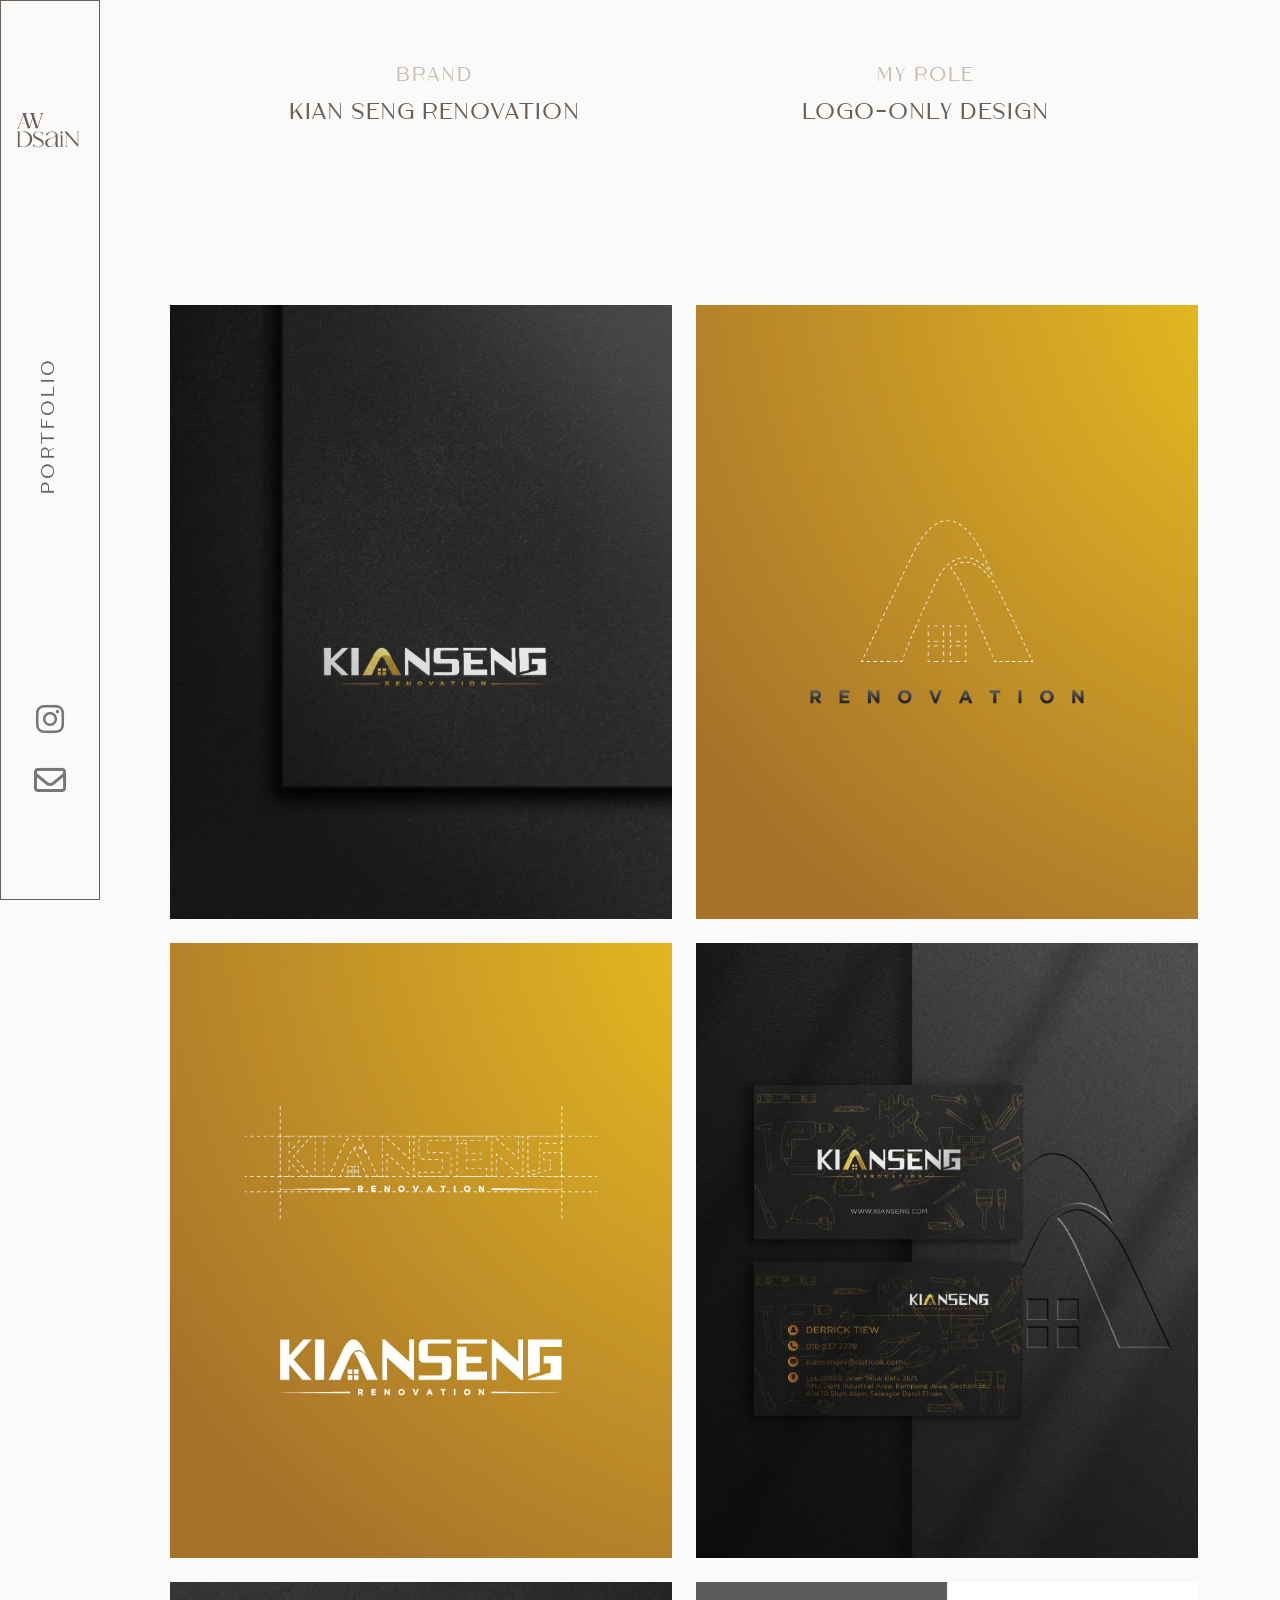
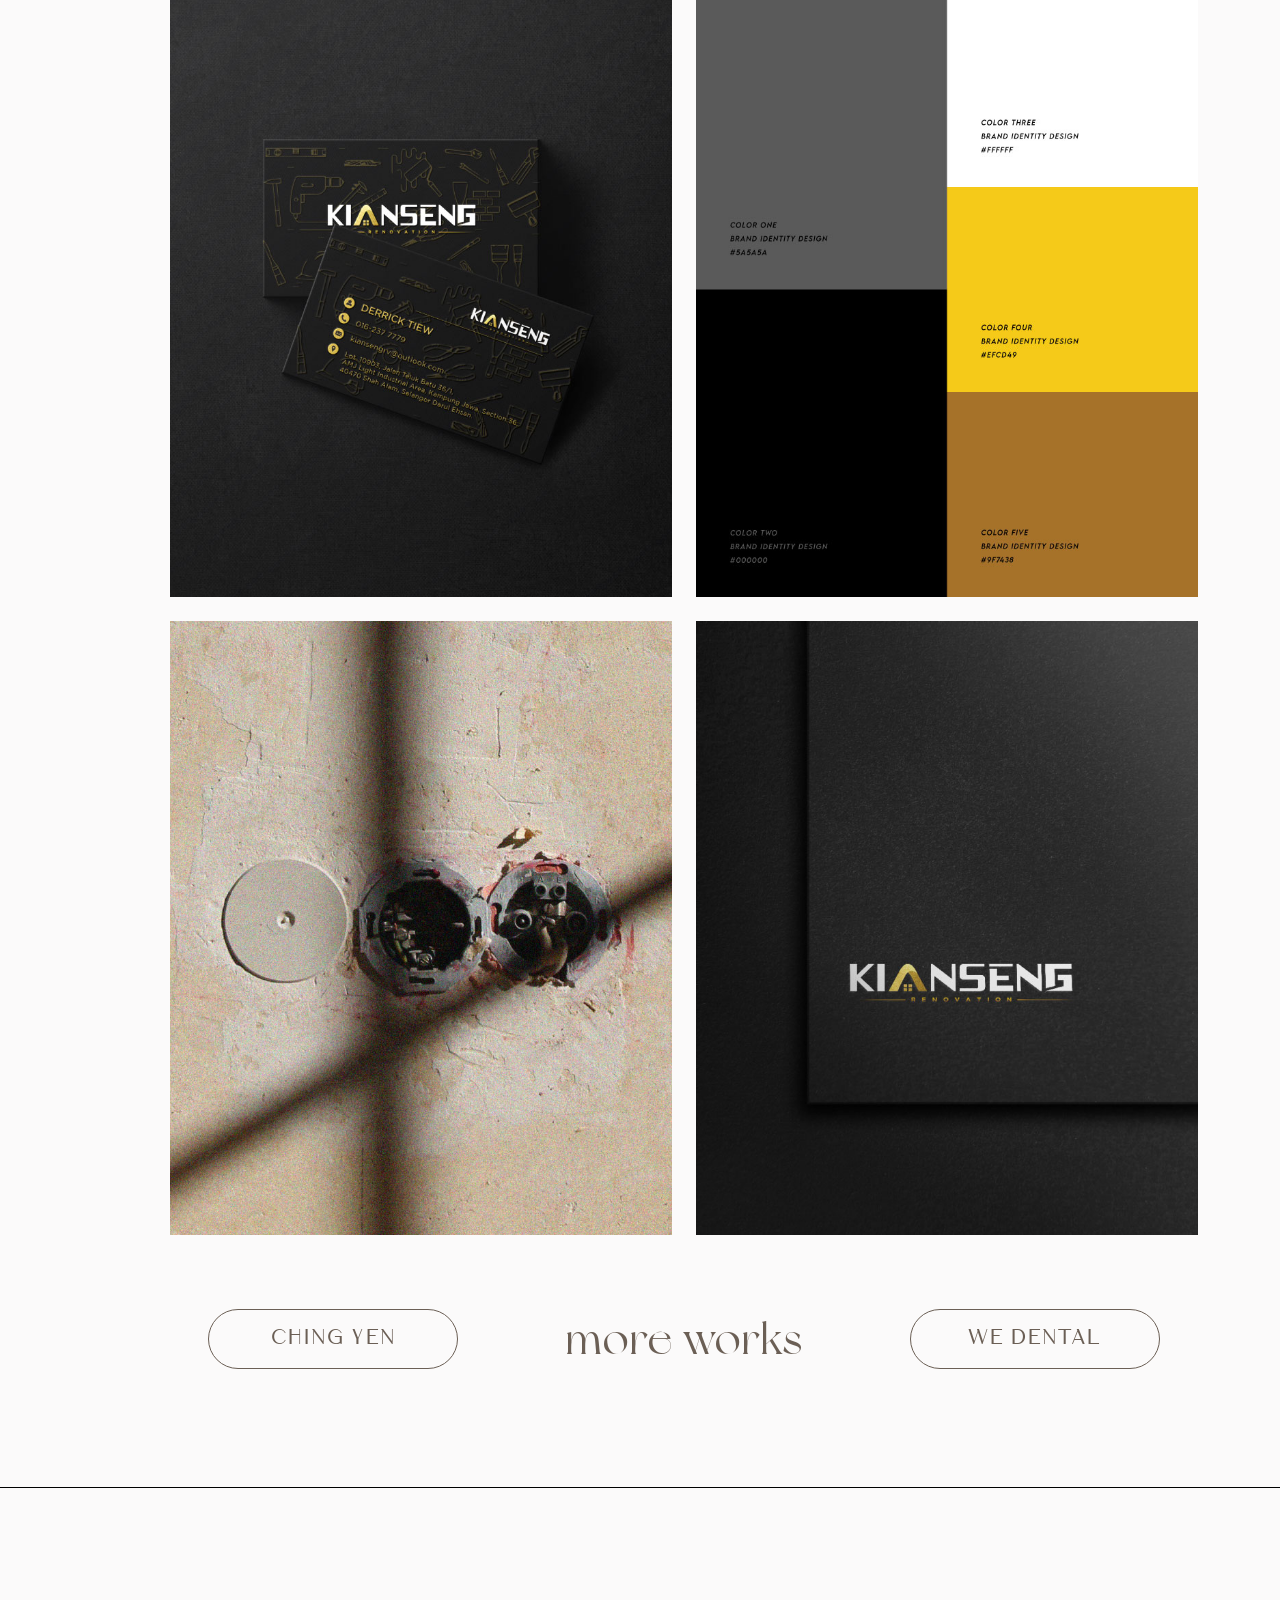
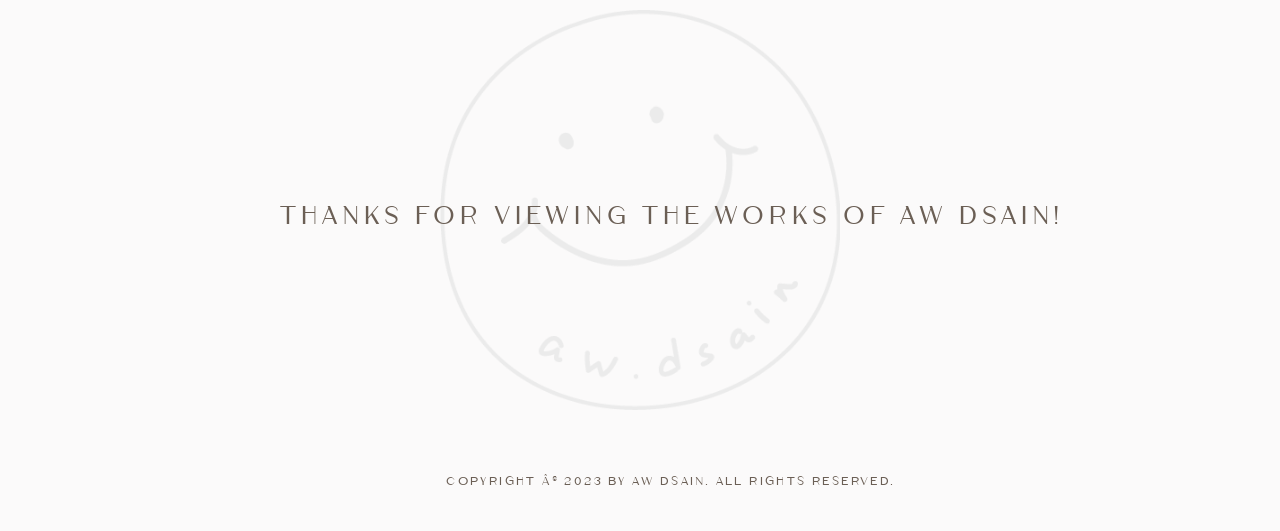
<file: product7.html>
<!DOCTYPE html>
<html lang="en">

<head>
  <meta charset="utf-8">
  <meta content="width=device-width, initial-scale=1.0" name="viewport">

  <title>AW Dsain</title>
  <meta content="" name="description">
  <meta content="" name="keywords">

  <!-- Favicons -->
  <link href="assets/img/footer_img.png" rel="icon">
  <!-- <link href="assets/img/apple-touch-icon.png" rel="apple-touch-icon"> -->

  <!-- Google Fonts -->
  <link href="https://fonts.googleapis.com/css?family=https://fonts.googleapis.com/css?family=Inconsolata:400,500,600,700|Raleway:400,400i,500,500i,600,600i,700,700i" rel="stylesheet">

  <!-- Vendor CSS Files -->
  <link href="assets/vendor/aos/aos.css" rel="stylesheet">
  <link href="assets/vendor/bootstrap/css/bootstrap.min.css" rel="stylesheet">
  <link href="assets/vendor/bootstrap-icons/bootstrap-icons.css" rel="stylesheet">
  <link href="assets/vendor/swiper/swiper-bundle.min.css" rel="stylesheet">

  <!-- Template Main CSS File -->
  <link href="assets/css/style.css" rel="stylesheet">
  <!-- Link to font-awewsome -->
  <link rel="stylesheet" href="https://cdnjs.cloudflare.com/ajax/libs/font-awesome/6.2.1/css/all.min.css" integrity="sha512-MV7K8+y+gLIBoVD59lQIYicR65iaqukzvf/nwasF0nqhPay5w/9lJmVM2hMDcnK1OnMGCdVK+iQrJ7lzPJQd1w==" crossorigin="anonymous" referrerpolicy="no-referrer" />

</head>

<body>

  <!-- ======= Navbar ======= -->
  <nav class="navbar-side-desktop">
<!-- desktop -->
   <div id="mySidenav" class="sidenav">
      <a href="index.html">

<!-- Generator: Adobe Illustrator 26.3.1, SVG Export Plug-In . SVG Version: 6.00 Build 0)  -->
<svg version="1.1" id="Layer_3" xmlns="http://www.w3.org/2000/svg" xmlns:xlink="http://www.w3.org/1999/xlink" x="0px" y="0px"
   viewBox="0 0 64 64" style="enable-background:new 0 0 64 64;" xml:space="preserve">
<g>
  <path class="st0" d="M15.1,37C15.1,37,15.1,37,15.1,37c-0.4-0.6-0.8-1.2-1.3-1.6c-0.5-0.5-1.2-0.9-1.9-1.2
    c-0.4-0.2-0.9-0.3-1.3-0.4c-0.5-0.1-1-0.2-1.5-0.2c-0.5-0.1-1-0.1-1.5-0.1c-0.5,0-1,0-1.4,0H1.2c-0.1,0-0.1,0-0.1,0.1
    c0,0.1,0,0.1,0.1,0.1c0,0,0.1,0.1,0.1,0.1c0,0,0.1,0.1,0.2,0.1c0.3,0.3,0.4,1,0.4,2.1v10.4c0,0.3,0,0.6,0,0.8
    c0,0.2-0.1,0.4-0.1,0.6c0,0.1-0.1,0.3-0.1,0.3c0,0.1-0.1,0.2-0.1,0.2c-0.1,0.1-0.1,0.2-0.2,0.2c-0.1,0.1-0.2,0.1-0.2,0.2
    c0,0-0.1,0.1,0,0.1c0,0.1,0.1,0.1,0.1,0.1h4.9c0.7,0,1.4,0,2.1-0.1c0.7-0.1,1.4-0.2,2.1-0.3c0.7-0.2,1.4-0.4,2-0.7
    c0.6-0.3,1.2-0.7,1.7-1.3c1.4-1.4,2.1-3.3,2.1-5.4c0-0.7-0.1-1.4-0.3-2.1C15.7,38.3,15.4,37.6,15.1,37z M3.6,33.8
    c0.7,0,1.4,0,2.1,0c0.8,0,1.5,0.1,2.2,0.2c0.7,0.1,1.4,0.3,2.1,0.6c0.7,0.3,1.2,0.6,1.8,1.2c1.4,1.3,2.1,3.2,2.1,5.5
    c0,2.3-0.7,4.1-2.1,5.4c-0.6,0.5-1.1,0.9-1.8,1.2c-0.6,0.3-1.3,0.4-2,0.5c-0.7,0.1-1.4,0.1-2.2,0.1c-0.7,0-1.5,0-2.2,0V33.8z"/>
  <path class="st0" d="M26.4,41.9C26.4,41.9,26.4,41.9,26.4,41.9c-0.3-0.2-0.7-0.4-1.3-0.7c-0.5-0.3-1.2-0.6-2-1
    c-2-1-3.3-1.8-3.8-2.3c-0.4-0.4-0.6-0.9-0.6-1.5c0-0.4,0.1-0.8,0.3-1.1c0.2-0.3,0.4-0.6,0.8-0.8c0.3-0.2,0.7-0.4,1.1-0.5
    c0.8-0.2,1.7-0.2,2.5,0c0.4,0.1,0.8,0.2,1.2,0.4c0.4,0.2,0.7,0.4,1,0.6c0.3,0.2,0.6,0.5,0.8,0.9c0.1,0.1,0.2,0.3,0.2,0.4
    c0.1,0.1,0.1,0.3,0.2,0.5c0,0.1,0.1,0.1,0.1,0.1c0.1,0,0.1-0.1,0.1-0.1v-2.6c0-0.1,0-0.1-0.1-0.1c0,0-0.1,0-0.1,0l0,0
    c-0.2,0.2-0.5,0.3-0.8,0.3c-0.3,0-0.7-0.1-1.2-0.3c-1.7-0.6-3.2-0.7-4.6-0.3c-0.6,0.2-1.1,0.4-1.5,0.7c-0.4,0.3-0.8,0.7-1.1,1.2
    c-0.3,0.5-0.4,1-0.4,1.6c0,0.7,0.2,1.2,0.5,1.7c0.3,0.5,0.8,0.9,1.3,1.3c0.3,0.2,0.7,0.5,1.2,0.8c0.5,0.3,1.2,0.6,1.9,1
    c0.7,0.4,1.3,0.7,1.8,0.9c0.4,0.2,0.8,0.4,0.9,0.6c0.4,0.3,0.8,0.6,1.1,1.1c0.3,0.4,0.5,0.9,0.5,1.3c0,0.5-0.1,0.9-0.3,1.2
    c-0.2,0.3-0.5,0.6-0.8,0.9c-0.3,0.2-0.7,0.4-1.2,0.5c-0.5,0.1-0.9,0.2-1.4,0.2c-0.4,0-0.8,0-1.3-0.1c-0.5-0.1-0.9-0.2-1.3-0.4
    c-0.4-0.2-0.8-0.4-1.2-0.6c-0.4-0.3-0.7-0.5-0.9-0.7c-0.3-0.3-0.4-0.7-0.6-1c0,0,0-0.1-0.1-0.1c0-0.1-0.1-0.1-0.1-0.1
    c-0.1,0-0.1,0.1-0.1,0.1v2.6c0,0.1,0.1,0.1,0.1,0.1c0,0,0.1,0,0.1-0.1c0,0,0.1,0,0.1-0.1l0,0c0.2-0.1,0.3-0.1,0.4-0.1
    c0.2,0,0.4,0,0.5,0l0,0c0.2,0,0.4,0.1,0.7,0.1c0.1,0,0.2,0.1,0.3,0.1c0,0,0.1,0,0.1,0c0.1,0,0.2,0.1,0.3,0.1c0.5,0.1,1,0.3,1.4,0.4
    c0.4,0.1,1,0.2,1.5,0.2c1.5,0,2.7-0.4,3.7-1.2c1-0.8,1.4-1.7,1.4-2.8c0-0.6-0.2-1.2-0.5-1.7C27.3,42.7,26.9,42.3,26.4,41.9z"/>
  <path class="st0" d="M63,33.5c0-0.1-0.1-0.1-0.1-0.1h-1.7c-0.1,0-0.1,0-0.1,0.1c0,0.1,0,0.1,0,0.1c0,0,0.1,0.1,0.1,0.1
    c0,0,0.1,0.1,0.1,0.1c0.1,0.2,0.3,0.4,0.3,0.7c0.1,0.3,0.1,0.8,0.1,1.3V46l-11-12.6c0,0-0.1,0-0.1,0h-2.4c-0.1,0-0.1,0-0.1,0.1
    c0,0.1,0,0.1,0.1,0.1c0.2,0.1,0.3,0.2,0.5,0.3c0.3,0.2,0.7,0.6,1.2,1.1l0.1,0.1v11.3c0,1-0.1,1.6-0.3,1.9c0,0.1-0.1,0.1-0.2,0.2
    c-0.1,0.1-0.1,0.1-0.2,0.2c0,0-0.1,0.1,0,0.1c0,0.1,0.1,0.1,0.1,0.1H51c0.1,0,0.1,0,0.1-0.1c0-0.1,0-0.1-0.1-0.1c0,0-0.1,0-0.1-0.1
    c0,0-0.1-0.1-0.2-0.1c-0.3-0.3-0.4-1-0.4-2V35.7L62,48.9c0,0,0.1,0,0.1,0c0,0,0,0,0,0c0.1,0,0.1-0.1,0.1-0.1V35.9
    c0-0.5,0-0.9,0.1-1.2c0.1-0.3,0.1-0.5,0.2-0.7c0.1-0.1,0.1-0.1,0.2-0.2c0.1-0.1,0.1-0.1,0.2-0.2C63,33.6,63,33.5,63,33.5z"/>
  <path class="st0" d="M42.9,48.5c-0.1,0-1.3,0-1.3-1.3v-9.8c0-0.1,0-1.1-0.8-2c-1.5-1.9-4.3-2-5.4-2c-1.7,0-3.2,1-3.9,1.6
    c-0.4,0.3-0.9,0.8-1.5,1.5l0,0c0,0,0,0,0,0c-0.1,0.1,0,0.2,0,0.3l0.7,0.8c0.1,0.1,0.1,0.1,0.2,0.1c0.1,0,0.1-0.1,0.2-0.1
    c0,0,0.4-0.9,1.1-1.8c1-1.2,2-1.8,3.1-1.8c1.5,0,4.3,0.6,4.3,2.8c0,2.1-2.4,2.7-4.2,3.1c-0.2,0-0.3,0.1-0.5,0.1
    c-1.2,0.3-2.4,0.6-3.4,1.1c-2.3,1.2-2.8,3.4-2.2,5c0.6,1.8,2.2,2.9,4.2,2.9c0.7,0,1.3-0.1,1.9-0.4c2.2-0.9,3.5-2.1,4.2-3.9v4.1
    c0,0.1,0.1,0.2,0.2,0.2h2.9c0.2,0,0.3-0.1,0.3-0.2C43.2,48.6,43,48.5,42.9,48.5z M31.2,44.6c0-2.4,2.6-3.9,4.3-4.3l0.3-0.1
    c1.3-0.3,3.1-0.8,3.9-2v4.5c0,0,0,1-0.6,2.2c-1.1,2.2-3.3,3.4-4.8,3.4C32.5,48.3,31.2,46.7,31.2,44.6z"/>
  <path class="st0" d="M46.6,48.2c0-0.2-0.2-1.2-0.2-1.7v-9.5c0-0.1-0.1-0.1-0.1-0.1h0c0,0,0,0,0,0L44,37.7c-0.1,0-0.1,0.1-0.1,0.1
    c0,0.1,0,0.1,0.1,0.1c0.2,0.1,0.4,0.2,0.5,0.3c0.1,0.2,0.2,0.4,0.3,0.6c0,0.2,0.1,0.5,0.1,1c0,0.5,0,1,0,1.7v4.8
    c0,0.4,0,0.8-0.1,1.2c0,0.4-0.2,0.7-0.5,1c0,0,0,0.1,0,0.1c0,0,0.1,0.1,0.1,0.1H47c0.1,0,0.1,0,0.1-0.1c0-0.1,0-0.1,0-0.1
    C46.9,48.6,46.8,48.4,46.6,48.2z"/>
  <path class="st0" d="M44.3,34.9c0,0,0.1,0,0.1,0c0.3-0.1,0.6,0,0.8,0.1c0.1,0.1,0.2,0.2,0.2,0.3c0,0.2-0.2,0.5-0.7,0.8
    c-0.1,0-0.1,0.1-0.1,0.2c0,0.1,0.1,0.1,0.1,0.1c0,0,0,0,0,0c1.4-0.4,1.9-1.2,1.9-1.9c0-0.7-0.5-1.1-1.2-1.1c-0.4,0-0.7,0.1-1,0.4
    C44.3,34.1,44.2,34.4,44.3,34.9C44.3,34.9,44.3,34.9,44.3,34.9z"/>
  <path class="st0" d="M20.2,30.6c0.1,0,0.1,0,0.2,0l1.5-0.6c0.1,0,0.2-0.2,0.2-0.3c0-0.1,0-0.1,0-0.2L22,29.4c0,0,0-0.1,0-0.2
    c0,0,0-0.1,0-0.2l3.9-11.8c0.2-0.7,0.4-1.1,0.6-1.4c0.2-0.2,0.5-0.4,0.8-0.4c0.2,0,0.2-0.1,0.2-0.2c0-0.1-0.1-0.2-0.2-0.2
    c0,0,0,0,0,0c-0.4,0-0.7,0.1-0.9,0.1h-0.9c-0.3,0-0.7,0-1.3-0.1c-0.2,0-0.3,0.1-0.3,0.2c0,0.1,0,0.1,0,0.1c0.1,0.1,0.2,0.1,0.2,0.1
    c1.2,0,1.3,0.5,1.3,0.9c0,0.2,0,0.4-0.1,0.7l-3.7,11.4c0,0,0,0,0,0c-0.5-1.1-2.4-7.2-3.7-11.4c-0.1-0.3-0.1-0.5-0.1-0.7
    c0-0.3,0.1-0.6,0.3-0.7c0.2-0.2,0.6-0.2,1-0.3c0.1,0,0.2,0,0.2-0.1c0,0,0.1-0.1,0-0.1c0,0,0-0.2-0.3-0.2c0,0,0,0,0,0
    c-0.5,0-0.9,0.1-1.2,0.1h-2.9c-0.3,0-0.7,0-1.2-0.1c-0.2,0-0.3,0.1-0.3,0.2c0,0.1,0,0.1,0,0.2c0.1,0.1,0.2,0.1,0.2,0.1
    c0.5,0,0.9,0.2,1.2,0.4c0.3,0.2,0.5,0.7,0.7,1.4l0.7,2.3c0,0,0,0,0,0.1c0.1,0.3,0.1,0.4,0.1,0.5c0,0.1,0,0.2-0.1,0.4l-2.7,8.1
    L9.9,17.2c-0.1-0.3-0.1-0.5-0.1-0.7c0-0.6,0.4-0.9,1.3-1c0,0,0.1,0,0.2-0.1c0,0,0.1-0.1,0-0.2c0-0.1-0.1-0.2-0.3-0.2c0,0,0,0,0,0
    c-0.5,0-0.9,0.1-1.2,0.1H7c-0.2,0-0.5,0-0.9-0.1c-0.2,0-0.2,0.1-0.2,0.2c0,0.1,0.1,0.2,0.2,0.2c0,0,0,0,0,0c0.3,0,0.6,0.2,0.8,0.4
    C6.9,16,7,16.2,7.2,16.4c-0.3,0.8-4.3,11.5-4.6,12.2c0,0.1-0.1,0.1-0.1,0.2c-0.2,0.4-0.3,0.8-0.6,1.1c-0.3,0.3-0.5,0.4-0.6,0.4
    l-0.1,0C1,30.4,1,30.4,1,30.5c0,0.1,0.1,0.1,0.1,0.1h2.2c0.1,0,0.1,0,0.1-0.1c0-0.1,0-0.1-0.1-0.1l-0.1,0C3.1,30.2,3,30,2.9,29.9
    c-0.1-0.2-0.1-0.3-0.1-0.4c0-0.2,0-0.4,0.1-0.6c0.1-0.2,0.9-2.4,1.4-3.6h5.8l1.7,5.1c0,0.2,0.2,0.2,0.3,0.2c0.1,0,0.1,0,0.2,0
    l1.5-0.6c0.1,0,0.2-0.1,0.2-0.3c0,0,0-0.1,0-0.2c0,0,0,0,0,0l-0.1-0.1c0.1-0.5,1.7-5.2,2.8-8.6l3.1,9.6
    C19.9,30.5,20,30.6,20.2,30.6z M4.5,24.9l2.9-7.7c0,0.1,0,0.1,0.1,0.2l2.5,7.6H4.5z M27.3,15.2L27.3,15.2L27.3,15.2L27.3,15.2z"/>
</g>
</svg>

      </a>
        <!-- <a class="navbar-brand" href="index.html" style="color: #6B5F55;">Aw<span class="navbar-brand" style="display: block;">DSaiN</span></a> -->
        <a class="navbar-font" href="index.html">Portfolio</a>
        <div class="navbar-deks-icon">
            <a href="https://www.instagram.com/awdsain/" target="_blank" i class="fa-brands fa-instagram fa-2xl" style="padding: 30px 10px;"></i></a>
            
            <a href="mailto: awdsainer@gmail.com" i class="fa-regular fa-2xl fa-envelope" style="padding: 30px 8px;"></i></a>
          </div>  
    </div>

  </nav> 
<!-- mobile -->
  <nav class="navbar navbar-light custom-navbar">
    <div class="container col-12">
      <a href="index.html">

<!-- Generator: Adobe Illustrator 26.3.1, SVG Export Plug-In . SVG Version: 6.00 Build 0)  -->
<svg version="1.1" id="Layer_2" xmlns="http://www.w3.org/2000/svg" xmlns:xlink="http://www.w3.org/1999/xlink" x="0px" y="0px"
   viewBox="0 0 70 70" style="enable-background:new 0 0 70 70;" xml:space="preserve">

<g>
  <path class="st0" d="M16.2,40.6C16.2,40.6,16.2,40.6,16.2,40.6c-0.4-0.7-0.9-1.3-1.5-1.8c-0.6-0.5-1.3-1-2.1-1.3
    c-0.5-0.2-1-0.3-1.5-0.5c-0.5-0.1-1.1-0.2-1.6-0.3c-0.6-0.1-1.1-0.1-1.7-0.1c-0.5,0-1.1,0-1.6,0H0.8c-0.1,0-0.1,0-0.1,0.1
    c0,0.1,0,0.1,0.1,0.2c0.1,0,0.1,0.1,0.2,0.1C0.9,37,1,37,1.1,37.1c0.3,0.4,0.5,1.1,0.5,2.3v11.5c0,0.4,0,0.7,0,0.9
    c0,0.2-0.1,0.5-0.1,0.6c0,0.2-0.1,0.3-0.1,0.4c0,0.1-0.1,0.2-0.1,0.2C1.1,53.2,1,53.2,1,53.3c-0.1,0.1-0.2,0.1-0.3,0.2
    c0,0-0.1,0.1,0,0.2c0,0.1,0.1,0.1,0.1,0.1h5.5c0.8,0,1.6,0,2.4-0.1c0.8-0.1,1.6-0.2,2.3-0.4c0.8-0.2,1.5-0.5,2.2-0.8
    c0.7-0.3,1.3-0.8,1.9-1.4c1.5-1.6,2.3-3.6,2.3-6c0-0.8-0.1-1.6-0.3-2.3C16.9,42,16.6,41.2,16.2,40.6z M3.5,37c0.8,0,1.6,0,2.4,0
    c0.8,0,1.7,0.1,2.5,0.2c0.8,0.1,1.6,0.3,2.3,0.6c0.7,0.3,1.4,0.7,1.9,1.3c1.5,1.5,2.3,3.5,2.3,6.1c0,2.5-0.8,4.5-2.3,6
    c-0.6,0.6-1.3,1-2,1.3c-0.7,0.3-1.4,0.5-2.2,0.6c-0.8,0.1-1.6,0.2-2.4,0.1c-0.8,0-1.6,0-2.5,0V37z"/>
  <path class="st0" d="M28.8,46C28.8,46,28.8,46,28.8,46c-0.3-0.2-0.8-0.5-1.4-0.8c-0.6-0.3-1.4-0.7-2.2-1.1
    c-2.2-1.1-3.7-1.9-4.3-2.6c-0.5-0.5-0.7-1-0.7-1.6c0-0.4,0.1-0.8,0.3-1.2c0.2-0.4,0.5-0.7,0.8-0.9c0.3-0.2,0.7-0.4,1.2-0.6
    c0.9-0.3,1.8-0.2,2.8,0c0.5,0.1,0.9,0.3,1.3,0.5c0.4,0.2,0.8,0.4,1.2,0.7c0.3,0.3,0.6,0.6,0.9,0.9c0.1,0.1,0.2,0.3,0.3,0.5
    c0.1,0.2,0.2,0.3,0.2,0.5c0,0.1,0.1,0.1,0.2,0.1c0.1,0,0.1-0.1,0.1-0.1v-2.9c0-0.1,0-0.1-0.1-0.1c-0.1,0-0.1,0-0.2,0l0,0
    c-0.2,0.2-0.5,0.3-0.8,0.3c-0.3,0-0.7-0.1-1.3-0.3c-1.8-0.7-3.5-0.8-5.1-0.3c-0.6,0.2-1.2,0.5-1.7,0.8c-0.5,0.4-0.9,0.8-1.2,1.3
    c-0.3,0.5-0.4,1.1-0.4,1.7c0,0.7,0.2,1.4,0.5,1.9c0.4,0.5,0.8,1,1.5,1.4c0.3,0.2,0.8,0.5,1.4,0.8c0.6,0.3,1.3,0.7,2.1,1.1
    c0.8,0.4,1.5,0.8,2,1c0.5,0.3,0.8,0.5,1,0.6c0.5,0.3,0.9,0.7,1.2,1.2c0.3,0.5,0.5,1,0.5,1.5c0,0.5-0.1,0.9-0.3,1.3
    c-0.2,0.4-0.5,0.7-0.9,0.9c-0.4,0.3-0.8,0.5-1.3,0.6c-0.5,0.1-1,0.2-1.5,0.2c-0.4,0-0.9-0.1-1.4-0.2c-0.5-0.1-1-0.2-1.5-0.4
    c-0.5-0.2-0.9-0.4-1.3-0.7c-0.4-0.3-0.7-0.6-1-0.8c-0.3-0.3-0.5-0.7-0.6-1.1c0,0,0-0.1-0.1-0.1c0-0.1-0.1-0.1-0.2-0.1
    c-0.1,0-0.1,0.1-0.1,0.1V53c0,0.1,0.1,0.1,0.1,0.1c0,0,0.1,0,0.1-0.1c0,0,0.1,0,0.1-0.1l0,0c0.2-0.1,0.3-0.1,0.5-0.2
    c0.2,0,0.4,0,0.6,0l0,0c0.2,0,0.5,0.1,0.8,0.2c0.1,0,0.2,0.1,0.3,0.1c0,0,0.1,0,0.1,0c0.1,0,0.2,0.1,0.3,0.1
    c0.6,0.2,1.1,0.3,1.6,0.4c0.5,0.1,1.1,0.2,1.7,0.2c1.7,0,3-0.4,4.1-1.3c1.1-0.9,1.6-1.9,1.6-3.1c0-0.7-0.2-1.3-0.5-1.9
    C29.8,46.9,29.3,46.4,28.8,46z"/>
  <path class="st0" d="M69.4,36.7c0-0.1-0.1-0.1-0.1-0.1h-1.9c-0.1,0-0.1,0-0.1,0.1c0,0.1,0,0.1,0,0.2c0,0,0.1,0.1,0.2,0.1
    c0.1,0,0.1,0.1,0.1,0.1c0.2,0.2,0.3,0.4,0.4,0.8c0.1,0.4,0.1,0.9,0.1,1.5v11.2L55.7,36.6c0,0-0.1,0-0.1,0h-2.7
    c-0.1,0-0.1,0-0.1,0.1c0,0.1,0,0.1,0.1,0.2c0.2,0.1,0.4,0.2,0.5,0.3c0.3,0.2,0.8,0.6,1.3,1.2l0.1,0.1V51c0,1.1-0.1,1.8-0.4,2.1
    c-0.1,0.1-0.1,0.1-0.2,0.2c-0.1,0.1-0.2,0.1-0.2,0.2c0,0-0.1,0.1,0,0.2c0,0.1,0.1,0.1,0.1,0.1H56c0.1,0,0.1-0.1,0.1-0.1
    c0-0.1,0-0.1-0.1-0.2c-0.1,0-0.1,0-0.1-0.1c0-0.1-0.1-0.1-0.2-0.2c-0.3-0.3-0.4-1.1-0.4-2.2V39.1l12.9,14.7c0,0,0.1,0,0.1,0
    c0,0,0,0,0.1,0c0.1,0,0.1-0.1,0.1-0.1V39.3c0-0.6,0-1,0.1-1.4c0.1-0.3,0.2-0.6,0.3-0.7c0.1-0.1,0.1-0.2,0.2-0.2
    c0.1-0.1,0.1-0.1,0.2-0.2C69.3,36.8,69.4,36.7,69.4,36.7z"/>
  <path class="st0" d="M47.1,53.3c-0.1,0-1.4,0-1.4-1.4V41c0-0.1,0-1.2-0.9-2.2c-1.6-2.1-4.8-2.2-6-2.2c-1.9,0-3.5,1.1-4.3,1.8
    c-0.4,0.3-1,0.9-1.6,1.6l0,0c0,0,0,0,0,0c-0.1,0.1,0,0.3,0,0.3l0.8,0.8c0.1,0.1,0.1,0.1,0.2,0.1c0.1,0,0.2-0.1,0.2-0.2
    c0,0,0.4-1,1.2-2c1.1-1.3,2.2-2,3.5-2c1.7,0,4.8,0.7,4.8,3.1c0,2.3-2.7,3-4.6,3.4c-0.2,0-0.3,0.1-0.5,0.1c-1.3,0.3-2.7,0.6-3.8,1.2
    c-2.6,1.3-3.1,3.7-2.4,5.6c0.7,2,2.5,3.3,4.6,3.3c0.7,0,1.4-0.1,2.1-0.4c2.4-1,3.8-2.3,4.6-4.4v4.5c0,0.1,0.1,0.3,0.3,0.3h3.3
    c0.2,0,0.3-0.1,0.3-0.3C47.4,53.4,47.2,53.3,47.1,53.3z M34.1,48.9c0-2.6,2.8-4.3,4.7-4.8l0.3-0.1c1.5-0.4,3.4-0.9,4.3-2.2v4.9
    c0,0,0,1.1-0.7,2.4c-1.2,2.5-3.6,3.8-5.3,3.8C35.6,53.1,34.1,51.3,34.1,48.9z"/>
  <path class="st0" d="M51.2,52.9c0-0.2-0.2-1.3-0.2-1.9V40.5c0-0.1-0.1-0.1-0.1-0.1h0c0,0,0,0-0.1,0l-2.5,1c-0.1,0-0.1,0.1-0.1,0.1
    c0,0.1,0,0.1,0.1,0.1c0.3,0.1,0.4,0.2,0.6,0.4c0.1,0.2,0.2,0.4,0.3,0.7c0,0.2,0.1,0.6,0.1,1.1c0,0.5,0,1.1,0,1.9v5.3
    c0,0.4,0,0.9-0.1,1.3c-0.1,0.4-0.2,0.8-0.5,1.1c0,0-0.1,0.1,0,0.2c0,0.1,0.1,0.1,0.1,0.1h2.8c0.1,0,0.1,0,0.1-0.1
    c0-0.1,0-0.1,0-0.2C51.5,53.4,51.4,53.2,51.2,52.9z"/>
  <path class="st0" d="M48.7,38.2c0,0,0.1,0,0.1,0c0.3-0.1,0.6,0,0.8,0.1c0.1,0.1,0.2,0.2,0.2,0.4c0,0.2-0.2,0.6-0.7,0.8
    c-0.1,0-0.1,0.1-0.1,0.2c0,0.1,0.1,0.1,0.1,0.1c0,0,0,0,0,0c1.6-0.4,2.1-1.4,2.1-2.1c0-0.7-0.6-1.3-1.3-1.3c-0.4,0-0.8,0.2-1.1,0.4
    c-0.3,0.3-0.4,0.7-0.3,1.1C48.6,38.2,48.6,38.2,48.7,38.2z"/>
  <path class="st0" d="M21.9,33.5c0.1,0,0.1,0,0.2,0l1.7-0.6c0.2-0.1,0.2-0.2,0.2-0.3c0-0.1,0-0.2,0-0.2l-0.1-0.2c0,0,0-0.1,0-0.2
    c0,0,0-0.1,0-0.2l4.3-13.1c0.2-0.8,0.5-1.3,0.7-1.5c0.2-0.3,0.5-0.4,0.9-0.4c0.2,0,0.3-0.1,0.3-0.2c0-0.1-0.1-0.2-0.3-0.2
    c0,0,0,0,0,0c-0.5,0-0.8,0.1-1,0.1h-1c-0.3,0-0.8,0-1.5-0.1c-0.2,0-0.3,0.2-0.3,0.2c0,0.1,0,0.1,0,0.2c0.1,0.1,0.2,0.1,0.2,0.1
    c1.3,0.1,1.5,0.5,1.5,1c0,0.2,0,0.5-0.1,0.8l-4.1,12.7c0,0,0,0,0,0c-0.5-1.2-2.7-8-4.1-12.6c-0.1-0.3-0.2-0.6-0.2-0.8
    c0-0.4,0.1-0.6,0.4-0.8c0.3-0.2,0.6-0.3,1.1-0.3c0.1,0,0.2,0,0.2-0.1c0,0,0.1-0.1,0-0.2c0,0,0-0.2-0.3-0.2c0,0,0,0,0,0
    c-0.6,0-1,0.1-1.3,0.1h-3.3c-0.3,0-0.8,0-1.4-0.1c-0.2,0-0.3,0.2-0.3,0.2c0,0.1,0,0.1,0,0.2c0.1,0.1,0.2,0.1,0.2,0.1
    c0.5,0,1,0.2,1.3,0.4c0.3,0.3,0.6,0.8,0.8,1.5l0.8,2.5c0,0,0,0,0,0.1c0.1,0.3,0.1,0.5,0.1,0.5c0,0.1,0,0.2-0.1,0.5l-3,9l-4.2-12.7
    c-0.1-0.3-0.2-0.6-0.2-0.8c0-0.7,0.5-1,1.4-1.1c0,0,0.2,0,0.2-0.1c0,0,0.1-0.1,0-0.2c0-0.1-0.1-0.2-0.3-0.2c0,0,0,0,0,0
    c-0.6,0-1,0.1-1.3,0.1H7.2c-0.2,0-0.5,0-1-0.1C6,16.2,6,16.3,6,16.5c0,0.1,0.1,0.2,0.2,0.2c0,0,0,0,0,0c0.4,0,0.6,0.2,0.9,0.4
    c0.1,0.1,0.2,0.3,0.4,0.6c-0.3,0.9-4.8,12.7-5.1,13.5c0,0.1-0.1,0.1-0.1,0.2c-0.2,0.4-0.4,0.9-0.7,1.2C1.2,33,1,33.1,0.8,33.1
    l-0.1,0c-0.1,0-0.1,0.1-0.1,0.2c0,0.1,0.1,0.1,0.1,0.1h2.5c0.1,0,0.1,0,0.1-0.1c0-0.1,0-0.1-0.1-0.2l-0.1,0C3,33,2.8,32.8,2.8,32.6
    c-0.1-0.2-0.1-0.3-0.1-0.5c0-0.2,0-0.4,0.1-0.7c0.1-0.2,1-2.6,1.5-3.9h6.4l1.9,5.6c0,0.2,0.2,0.3,0.3,0.3c0.1,0,0.2,0,0.2,0
    l1.7-0.6c0.2-0.1,0.2-0.2,0.2-0.3c0,0,0-0.1-0.1-0.2c0,0,0,0,0,0l-0.1-0.2c0.1-0.5,1.9-5.8,3.1-9.6l3.5,10.6
    C21.6,33.4,21.7,33.5,21.9,33.5z M4.5,27.1l3.3-8.6c0,0.1,0,0.1,0.1,0.2l2.8,8.4H4.5z M29.8,16.4L29.8,16.4L29.8,16.4L29.8,16.4z"
    />
</g>
</svg>


      </a>
      <!-- <a class="navbar-brand" href="index.html">Aw<span class="navbar-brand" style="display: block; margin-top: -23px;">DSaiN</span></a> -->
      <a class="mb-title" href="index.html">Portfolio</a>
      <div class="iconss">
        <a href="https://www.instagram.com/awdsain/" i class="fa-brands fa-xl fa-instagram" style="padding: 0px 10px;"></i></a>
        <!-- <a href="index.html" i class="fa-brands fa-behance" style="padding: 0px 10px;"></i></a> -->
        <a href="mailto: awdsainer@gmail.com" i class="fa-regular fa-xl fa-envelope" style="padding: 0px 10px;"></i></a>
      </div>      
    </div>
  </nav>
<!-- mob_425 -->
  <nav class="navbar navbar-light nav_mb_425QQ">
    <div class="container col-12" id="QQAB">
      <a href="index.html">
     
<!-- Generator: Adobe Illustrator 26.3.1, SVG Export Plug-In . SVG Version: 6.00 Build 0)  -->
<svg version="1.1" id="Layer_1" xmlns="http://www.w3.org/2000/svg" xmlns:xlink="http://www.w3.org/1999/xlink" x="0px" y="0px"
   viewBox="0 0 48 48" style="enable-background:new 0 0 48 48;" xml:space="preserve">

<g>
  <path class="st0" d="M11.1,27.8C11.1,27.8,11.1,27.8,11.1,27.8c-0.3-0.5-0.6-0.9-1-1.3c-0.4-0.4-0.9-0.7-1.5-0.9
    c-0.3-0.1-0.7-0.2-1-0.3c-0.4-0.1-0.7-0.1-1.1-0.2c-0.4,0-0.8-0.1-1.2-0.1c-0.4,0-0.7,0-1.1,0H0.5c0,0-0.1,0-0.1,0.1
    c0,0,0,0.1,0,0.1c0,0,0.1,0.1,0.1,0.1c0,0,0.1,0.1,0.1,0.1C0.9,25.7,1,26.2,1,27v7.9c0,0.2,0,0.5,0,0.6c0,0.2,0,0.3-0.1,0.4
    c0,0.1-0.1,0.2-0.1,0.3c0,0.1-0.1,0.1-0.1,0.1c0,0.1-0.1,0.1-0.1,0.2c-0.1,0-0.1,0.1-0.2,0.1c0,0,0,0.1,0,0.1c0,0,0.1,0.1,0.1,0.1
    h3.7c0.5,0,1.1,0,1.6-0.1c0.5,0,1.1-0.1,1.6-0.3C8,36.4,8.5,36.3,9,36c0.5-0.2,0.9-0.6,1.3-1c1.1-1.1,1.6-2.5,1.6-4.1
    c0-0.5-0.1-1.1-0.2-1.6C11.6,28.8,11.4,28.3,11.1,27.8z M2.4,25.4c0.5,0,1.1,0,1.6,0c0.6,0,1.2,0.1,1.7,0.1
    c0.5,0.1,1.1,0.2,1.6,0.4c0.5,0.2,0.9,0.5,1.3,0.9c1,1,1.6,2.4,1.6,4.2c0,1.7-0.5,3.1-1.6,4.1c-0.4,0.4-0.9,0.7-1.4,0.9
    c-0.5,0.2-1,0.3-1.5,0.4c-0.5,0.1-1.1,0.1-1.7,0.1c-0.6,0-1.1,0-1.7,0V25.4z"/>
  <path class="st0" d="M19.7,31.5C19.7,31.5,19.7,31.5,19.7,31.5c-0.2-0.2-0.6-0.3-1-0.6c-0.4-0.2-0.9-0.5-1.5-0.8
    c-1.5-0.7-2.5-1.3-2.9-1.8c-0.3-0.3-0.5-0.7-0.5-1.1c0-0.3,0.1-0.6,0.2-0.8c0.1-0.2,0.3-0.5,0.6-0.6c0.2-0.2,0.5-0.3,0.8-0.4
    c0.6-0.2,1.3-0.2,1.9,0c0.3,0.1,0.6,0.2,0.9,0.3c0.3,0.1,0.6,0.3,0.8,0.5c0.2,0.2,0.4,0.4,0.6,0.6c0.1,0.1,0.1,0.2,0.2,0.3
    c0.1,0.1,0.1,0.2,0.2,0.3c0,0,0.1,0.1,0.1,0.1c0,0,0.1-0.1,0.1-0.1v-2c0,0,0-0.1-0.1-0.1c0,0-0.1,0-0.1,0l0,0
    c-0.2,0.1-0.4,0.2-0.6,0.2c-0.2,0-0.5-0.1-0.9-0.2c-1.3-0.5-2.4-0.6-3.5-0.2c-0.4,0.1-0.8,0.3-1.2,0.6c-0.3,0.2-0.6,0.5-0.8,0.9
    c-0.2,0.4-0.3,0.8-0.3,1.2c0,0.5,0.1,0.9,0.4,1.3c0.2,0.4,0.6,0.7,1,1c0.2,0.2,0.5,0.4,0.9,0.6c0.4,0.2,0.9,0.5,1.4,0.7
    c0.6,0.3,1,0.5,1.4,0.7c0.3,0.2,0.6,0.3,0.7,0.4c0.3,0.2,0.6,0.5,0.9,0.8c0.2,0.3,0.4,0.7,0.4,1c0,0.3-0.1,0.6-0.2,0.9
    c-0.2,0.3-0.4,0.5-0.6,0.6c-0.3,0.2-0.6,0.3-0.9,0.4c-0.3,0.1-0.7,0.1-1.1,0.1c-0.3,0-0.6,0-1-0.1c-0.3-0.1-0.7-0.2-1-0.3
    c-0.3-0.1-0.6-0.3-0.9-0.5c-0.3-0.2-0.5-0.4-0.7-0.6c-0.2-0.2-0.3-0.5-0.4-0.7c0,0,0-0.1,0-0.1c0,0-0.1-0.1-0.1-0.1
    c0,0-0.1,0.1-0.1,0.1v2c0,0.1,0,0.1,0.1,0.1c0,0,0.1,0,0.1,0c0,0,0,0,0.1-0.1l0,0c0.1-0.1,0.2-0.1,0.3-0.1c0.1,0,0.3,0,0.4,0l0,0
    c0.2,0,0.3,0.1,0.5,0.1c0.1,0,0.2,0,0.2,0.1c0,0,0.1,0,0.1,0c0.1,0,0.1,0.1,0.2,0.1c0.4,0.1,0.8,0.2,1.1,0.3
    c0.3,0.1,0.7,0.1,1.2,0.1c1.1,0,2.1-0.3,2.8-0.9c0.7-0.6,1.1-1.3,1.1-2.1c0-0.5-0.1-0.9-0.4-1.3C20.4,32.2,20.1,31.8,19.7,31.5z"/>
  <path class="st0" d="M47.6,25.1C47.6,25.1,47.5,25.1,47.6,25.1l-1.4-0.1c0,0-0.1,0-0.1,0.1s0,0.1,0,0.1c0,0,0.1,0.1,0.1,0.1
    c0,0,0.1,0.1,0.1,0.1c0.1,0.1,0.2,0.3,0.3,0.5c0.1,0.2,0.1,0.6,0.1,1v7.7l-8.4-9.6c0,0,0,0-0.1,0h-1.9c0,0-0.1,0-0.1,0.1
    c0,0,0,0.1,0.1,0.1c0.1,0.1,0.3,0.1,0.4,0.2c0.2,0.1,0.5,0.4,0.9,0.8l0.1,0.1V35c0,0.7-0.1,1.2-0.2,1.4c0,0.1-0.1,0.1-0.1,0.1
    c-0.1,0-0.1,0.1-0.2,0.1c0,0,0,0.1,0,0.1c0,0,0.1,0.1,0.1,0.1h1.3c0,0,0.1,0,0.1-0.1c0,0,0-0.1-0.1-0.1c0,0-0.1,0-0.1-0.1
    c0,0-0.1-0.1-0.1-0.1C38.1,36.3,38,35.8,38,35v-8.2l8.9,10.1c0,0,0,0,0.1,0c0,0,0,0,0,0c0,0,0.1-0.1,0.1-0.1V27
    c0-0.4,0-0.7,0.1-0.9c0-0.2,0.1-0.4,0.2-0.5c0-0.1,0.1-0.1,0.1-0.2c0,0,0.1-0.1,0.2-0.1C47.6,25.2,47.6,25.2,47.6,25.1z"/>
  <path class="st0" d="M32.3,36.5c0,0-1,0-1-1v-7.5c0-0.1,0-0.8-0.6-1.5c-1.1-1.4-3.3-1.5-4.1-1.5c-1.3,0-2.4,0.8-3,1.2
    c-0.3,0.2-0.7,0.6-1.1,1.1l0,0c0,0,0,0,0,0c0,0.1,0,0.2,0,0.2l0.6,0.6c0,0,0.1,0.1,0.2,0.1c0.1,0,0.1,0,0.1-0.1
    c0,0,0.3-0.7,0.8-1.4c0.8-0.9,1.5-1.4,2.4-1.4c1.1,0,3.3,0.5,3.3,2.1c0,1.6-1.8,2-3.2,2.4c-0.1,0-0.2,0.1-0.3,0.1
    c-0.9,0.2-1.9,0.4-2.6,0.8c-1.8,0.9-2.1,2.6-1.7,3.8c0.5,1.4,1.7,2.2,3.2,2.2c0.5,0,1-0.1,1.5-0.3c1.7-0.7,2.6-1.6,3.2-3v3.1
    c0,0.1,0.1,0.2,0.2,0.2h2.2c0.1,0,0.2-0.1,0.2-0.2C32.5,36.6,32.4,36.5,32.3,36.5z M23.4,33.6c0-1.8,1.9-3,3.3-3.3l0.2-0.1
    c1-0.3,2.3-0.6,3-1.5v3.4c0,0,0,0.8-0.5,1.7c-0.8,1.7-2.5,2.6-3.7,2.6C24.4,36.4,23.4,35.2,23.4,33.6z"/>
  <path class="st0" d="M35.1,36.3c0-0.1-0.1-0.9-0.1-1.3v-7.3c0-0.1,0-0.1-0.1-0.1h0c0,0,0,0,0,0l-1.7,0.7c0,0-0.1,0.1-0.1,0.1
    c0,0,0,0.1,0.1,0.1c0.2,0,0.3,0.1,0.4,0.3c0.1,0.1,0.2,0.3,0.2,0.5c0,0.2,0.1,0.4,0.1,0.7c0,0.3,0,0.8,0,1.3V35
    c0,0.3,0,0.6-0.1,0.9c0,0.3-0.2,0.6-0.4,0.8c0,0,0,0.1,0,0.1c0,0,0.1,0.1,0.1,0.1h1.9c0,0,0.1,0,0.1-0.1c0,0,0-0.1,0-0.1
    C35.3,36.6,35.2,36.5,35.1,36.3z"/>
  <path class="st0" d="M33.4,26.2C33.4,26.2,33.4,26.2,33.4,26.2c0.3,0,0.5,0,0.7,0.1c0.1,0.1,0.1,0.2,0.1,0.3c0,0.2-0.1,0.4-0.5,0.6
    c0,0-0.1,0.1,0,0.1c0,0,0.1,0.1,0.1,0.1c0,0,0,0,0,0c1.1-0.3,1.5-0.9,1.5-1.4c0-0.5-0.4-0.9-0.9-0.9c-0.3,0-0.6,0.1-0.7,0.3
    C33.4,25.6,33.3,25.8,33.4,26.2C33.3,26.2,33.4,26.2,33.4,26.2z"/>
  <path class="st0" d="M15,22.9c0.1,0,0.1,0,0.1,0l1.2-0.4c0.1,0,0.2-0.1,0.2-0.2c0-0.1,0-0.1,0-0.1L16.4,22c0,0,0-0.1,0-0.1
    c0,0,0-0.1,0-0.1l3-9c0.2-0.5,0.3-0.9,0.5-1.1c0.2-0.2,0.3-0.3,0.6-0.3c0.1,0,0.2-0.1,0.2-0.2c0-0.1-0.1-0.2-0.2-0.2c0,0,0,0,0,0
    c-0.3,0-0.5,0-0.7,0h-0.7c-0.2,0-0.6,0-1,0c-0.2,0-0.2,0.1-0.2,0.1c0,0,0,0.1,0,0.1c0,0.1,0.1,0.1,0.2,0.1c0.9,0,1,0.4,1,0.7
    c0,0.2,0,0.3-0.1,0.5l-2.8,8.7c0,0,0,0,0,0c-0.4-0.8-1.9-5.5-2.8-8.7c-0.1-0.2-0.1-0.4-0.1-0.6c0-0.3,0.1-0.4,0.2-0.5
    c0.2-0.1,0.4-0.2,0.7-0.2c0.1,0,0.1,0,0.2-0.1c0,0,0-0.1,0-0.1c0,0,0-0.1-0.2-0.1c0,0,0,0,0,0c-0.4,0-0.7,0-0.9,0H11
    c-0.2,0-0.5,0-0.9,0c-0.2,0-0.2,0.1-0.2,0.1c0,0,0,0.1,0,0.1c0,0.1,0.1,0.1,0.1,0.1c0.4,0,0.7,0.1,0.9,0.3c0.2,0.2,0.4,0.5,0.6,1.1
    l0.6,1.7c0,0,0,0,0,0c0.1,0.2,0.1,0.3,0.1,0.3c0,0,0,0.1-0.1,0.3L10,21.4l-2.9-8.7C7.1,12.5,7,12.3,7,12.2c0-0.5,0.3-0.7,1-0.7
    c0,0,0.1,0,0.2-0.1c0,0,0-0.1,0-0.1c0-0.1-0.1-0.1-0.2-0.1c0,0,0,0,0,0c-0.4,0-0.7,0-0.9,0H4.9c-0.1,0-0.4,0-0.7,0
    c-0.1,0-0.2,0.1-0.2,0.2c0,0.1,0,0.2,0.2,0.2c0,0,0,0,0,0c0.2,0,0.4,0.1,0.6,0.3C4.9,11.8,5,12,5.1,12.1c-0.2,0.6-3.3,8.7-3.5,9.3
    c0,0.1,0,0.1-0.1,0.1c-0.1,0.3-0.3,0.6-0.5,0.8c-0.2,0.2-0.4,0.3-0.5,0.3l0,0c0,0-0.1,0.1-0.1,0.1c0,0,0.1,0.1,0.1,0.1h1.7
    c0,0,0.1,0,0.1-0.1c0,0,0-0.1-0.1-0.1l-0.1,0c-0.2-0.1-0.3-0.2-0.3-0.4c0-0.1-0.1-0.2-0.1-0.3c0-0.1,0-0.3,0.1-0.5
    c0-0.1,0.7-1.8,1-2.7h4.4l1.3,3.9c0,0.1,0.1,0.2,0.2,0.2c0.1,0,0.1,0,0.1,0l1.2-0.4c0.1,0,0.2-0.1,0.2-0.2c0,0,0,0,0-0.1
    c0,0,0,0,0,0L10.2,22c0.1-0.4,1.3-4,2.2-6.6l2.4,7.3C14.8,22.9,14.9,22.9,15,22.9z M3.1,18.6l2.2-5.9c0,0,0,0.1,0,0.1l1.9,5.8H3.1z
     M20.4,11.2L20.4,11.2L20.4,11.2L20.4,11.2z"/>
</g>
</svg>

      </a>
      <!-- <a class="navbar-brand" href="index.html">Aw<span class="navbar-brand" style="display: block; margin-top: -23px;">DSaiN</span></a> -->
      <a class="mb-title" href="index.html">Portfolio</a>
      <div class="iconss">
        <a href="https://www.instagram.com/awdsain/" i class="fa-brands fa-xl fa-instagram" style="padding: 0px 10px;"></i></a>
        <!-- <a href="index.html" i class="fa-brands fa-behance" style="padding: 0px 10px;"></i></a> -->
        <a href="mailto: awdsainer@gmail.com" i class="fa-regular fa-xl fa-envelope" style="padding: 0px 10px;"></i></a>
      </div>      
    </div>
  </nav>

  
  <main id="main">

    <section class="section hori-line-dk">
      <div class="container top-introduce-upper">
        <div class="row mb-4 mt-4" style="padding:0; margin:0;">
          <div class="col-md-6 col-12 top-introduce-left" data-aos="fade-up">
            <h2 class="top-introduce-small-text text-center">BRAND</h2>
            <p class="top-introduce-content text-center">KIAN SENG RENOVATION</p>
          </div>

          <div class="col-md-6 col-12 top-introduce-right" data-aos="fade-up">
            <h2 class="top-introduce-small-text text-center">MY ROLE</h2>
            <p class="top-introduce-content text-center">LOGO-ONLY DESIGN</p>
          </div>

        </div>
      </div>

      <main id="main">

    <!-- ======= Works Section ======= -->
  <section class="section site-portfolio">

    <section>
      <div class="container" id="work-container">

        <div id="portfolio-grid" class="row no-gutter" data-aos="fade-up" data-aos-delay="200">
          <div class="item web col-sm-6 col-md-6 col-lg-6 mb-4">
              <img class="img-fluid" src="assets/img/kianseng/kianseng01.jpg">
          </div>
          <div class="item design col-sm-6 col-md-6 col-lg-6 mb-4">
              <img class="img-fluid" src="assets/img/kianseng/kianseng02.jpg">
          </div>
        
          <div class="item design col-sm-6 col-md-6 col-lg-6 mb-4">
              <img class="img-fluid" src="assets/img/kianseng/kianseng03.jpg">
          </div>
          <div class="item web col-sm-6 col-md-6 col-lg-6 mb-4">
              <img class="img-fluid" src="assets/img/kianseng/kianseng04.jpg">
          </div>
          <div class="item design col-sm-6 col-md-6 col-lg-6 mb-4">
              <img class="img-fluid" src="assets/img/kianseng/kianseng05.jpg">
          </div>
          <div class="item design col-sm-6 col-md-6 col-lg-6 mb-4">
              <img class="img-fluid" src="assets/img/kianseng/kianseng06.jpg">
          </div>
          <div class="item design col-sm-6 col-md-6 col-lg-6 mb-4">
              <img class="img-fluid" src="assets/img/kianseng/kianseng07.jpg">
          </div>
           <div class="item design col-sm-6 col-md-6 col-lg-6 mb-4">
              <img class="img-fluid" src="assets/img/kianseng/kianseng08.jpg">
          </div>
        </div>
      </div>

          <!-- Desktop -->
         <div class="container btm_link_D" id="work-container" style="margin-bottom: 50px; margin-top: 50px;">
            <div class="row text-center">
              <div class="col-md-4 col-4">
                <a href ="product6.html">
                  <button class="btm-link-tag-left">
                     CHING YEN
                  </button>
                </a>
              </div>

                <span class="col-md-4 col-4 more_works">more works</span>

               <div class="col-md-4 col-4" id="button">
                <a href= "product8.html">
                  <button class="btm-link-tag-right">
                    WE DENTAL 
                  </button>
                </a>
              </div>
            </div>
          </div>
        <!-- Mobile -->
          
      <div class="container btm_link_M" style="margin-bottom: 50px; margin-top: 40px;">
              <div class="row text-center">

                <span class="col-12 more_works">more works</span>

                <div class="col-12">
                  <a href="product6.html">
                    <button class="btm-link-tag-left">
                       CHING YEN
                    </button>
                   </a>
                </div>

                 <div class="col-12">
                  <a href="product8.html">
                    <button class="btm-link-tag-right">
                      WE DENTAL
                    </button>
                   </a>
                </div>
              </div>
        </div>

              </div>
      </section>

    </section>

  </main>
    </section>

 <!-- ======= Footer ======= -->
  <footer class="footer lay" style="border-top: 1px solid black;padding-bottom: 10px;" role="contentinfo">
    <div class="container footer_btmabit" id="work-container-footer">
      
        <div class="footer-layer text-center">
          <p class="footer-thanks">thanks for viewing the works of aw dsain!</p>
          <p class="footer-thanks-mb">thanks for viewing <br>the works of <br>aw dsain!</p>
          
          
        </div>


        <div class="footer-bottom-text text-center">Copyright Â© 2023 by aw dsain. All rights reserved.</div>

      
    </div>
  </footer>
  <button type="button" class="btn btn-secondary btn-floating btn-lg" id="btn-back-to-top">
  <i class="fas fa-arrow-up"></i>
</button>

  <script src="assets/vendor/aos/aos.js"></script>
  <script src="assets/vendor/bootstrap/js/bootstrap.bundle.min.js"></script>
  <script src="assets/vendor/isotope-layout/isotope.pkgd.min.js"></script>
  <script src="assets/vendor/swiper/swiper-bundle.min.js"></script>
  <script src="assets/vendor/php-email-form/validate.js"></script>

  <!-- Template Main JS File -->
  <script src="assets/js/main.js"></script>


</body>

</html>

<script type="text/javascript">


let mybutton = document.getElementById("btn-back-to-top");

window.onscroll = function () {
  scrollFunction();
};

function scrollFunction() {
  if (
    document.body.scrollTop > 20 ||
    document.documentElement.scrollTop > 20
  ) {
    mybutton.style.display = "block";
  } else {
    mybutton.style.display = "none";
  }
}

mybutton.addEventListener("click", backToTop);

function backToTop() {
  document.body.scrollTop = 0;
  document.documentElement.scrollTop = 0;
  


}

</script>
</file>
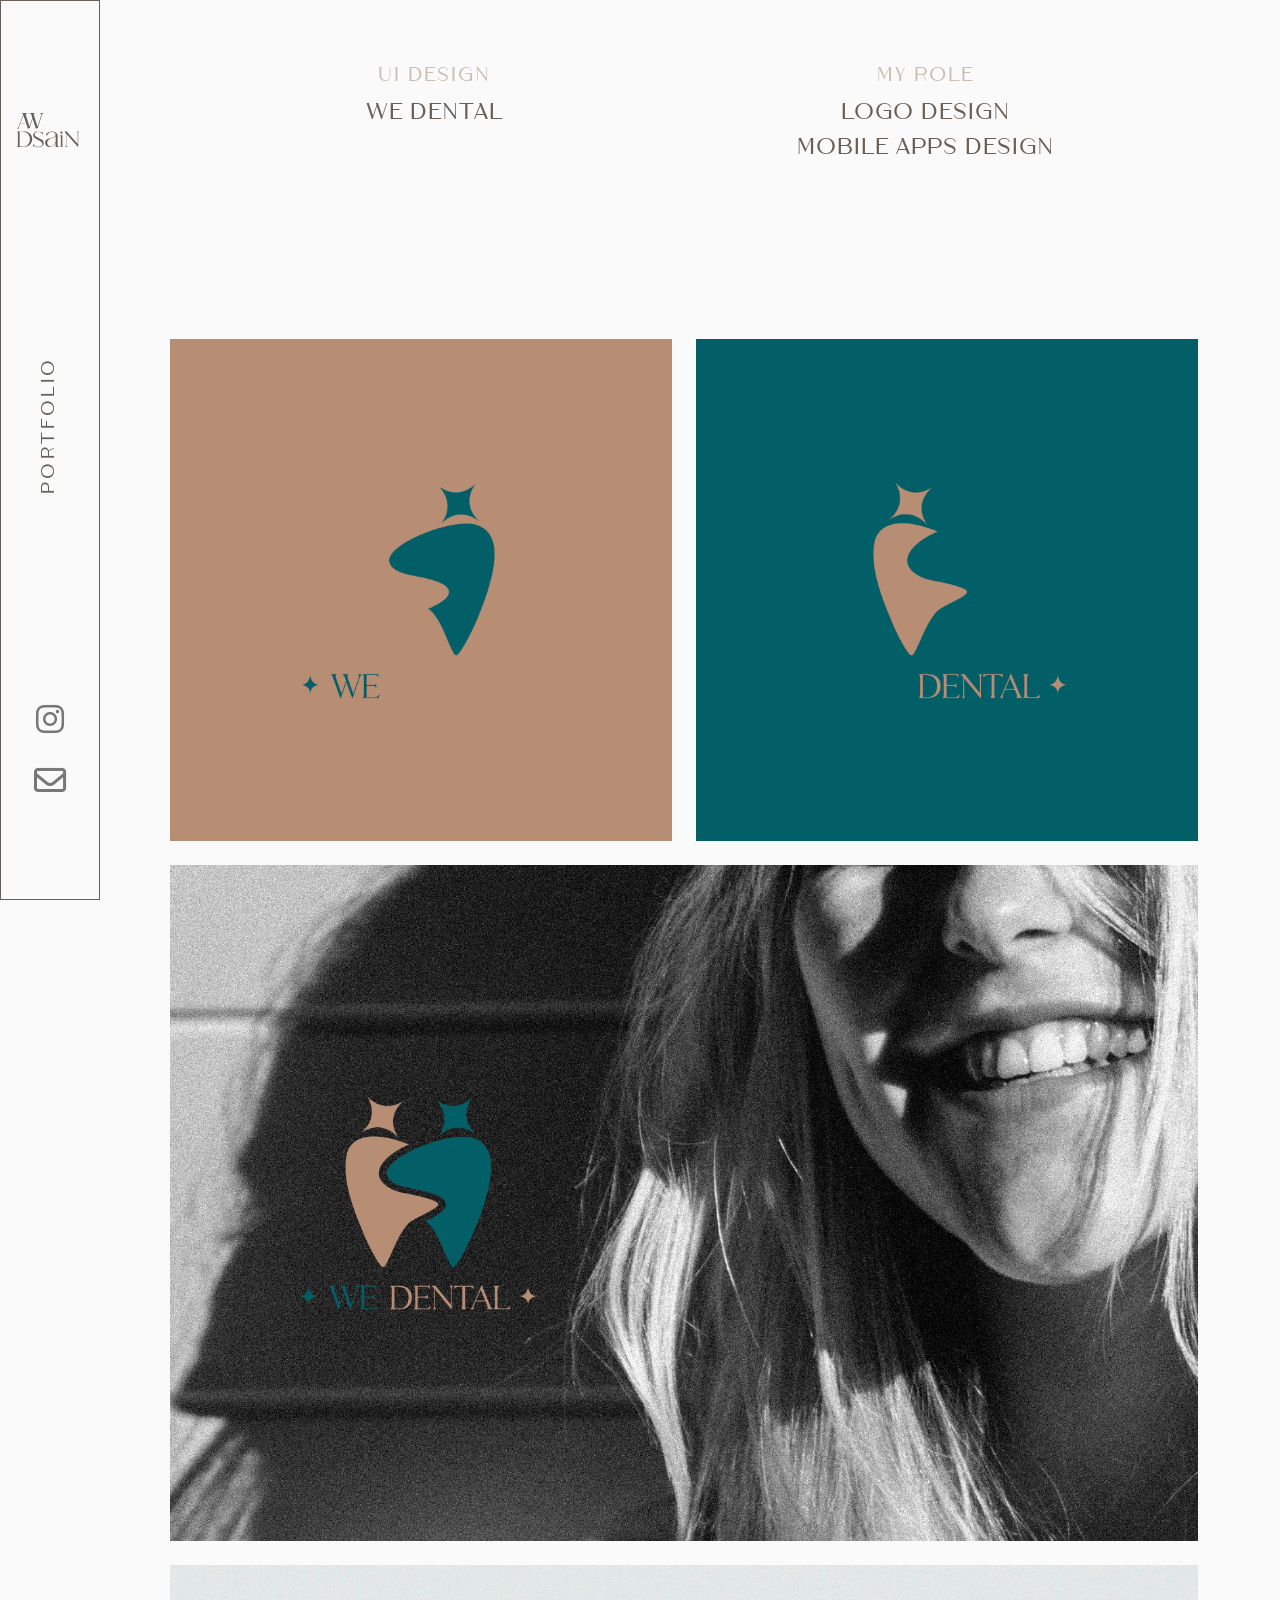
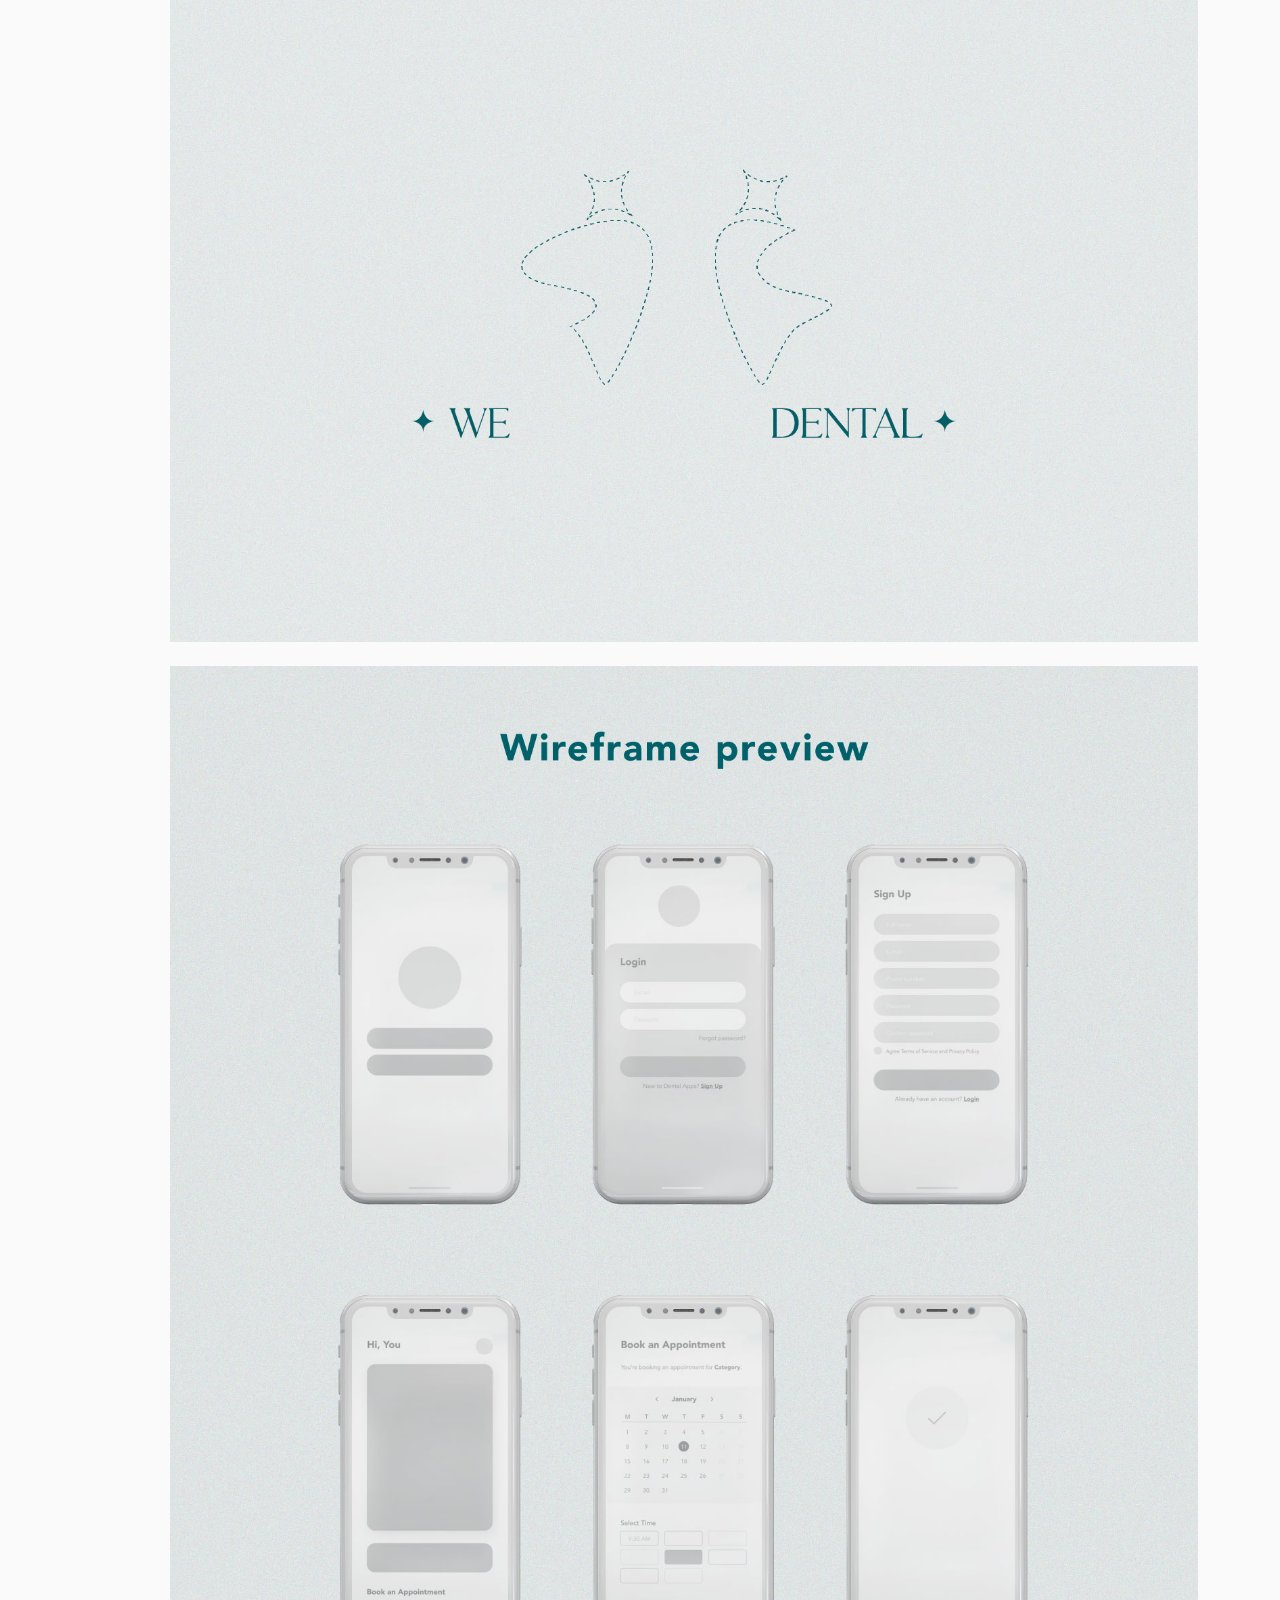
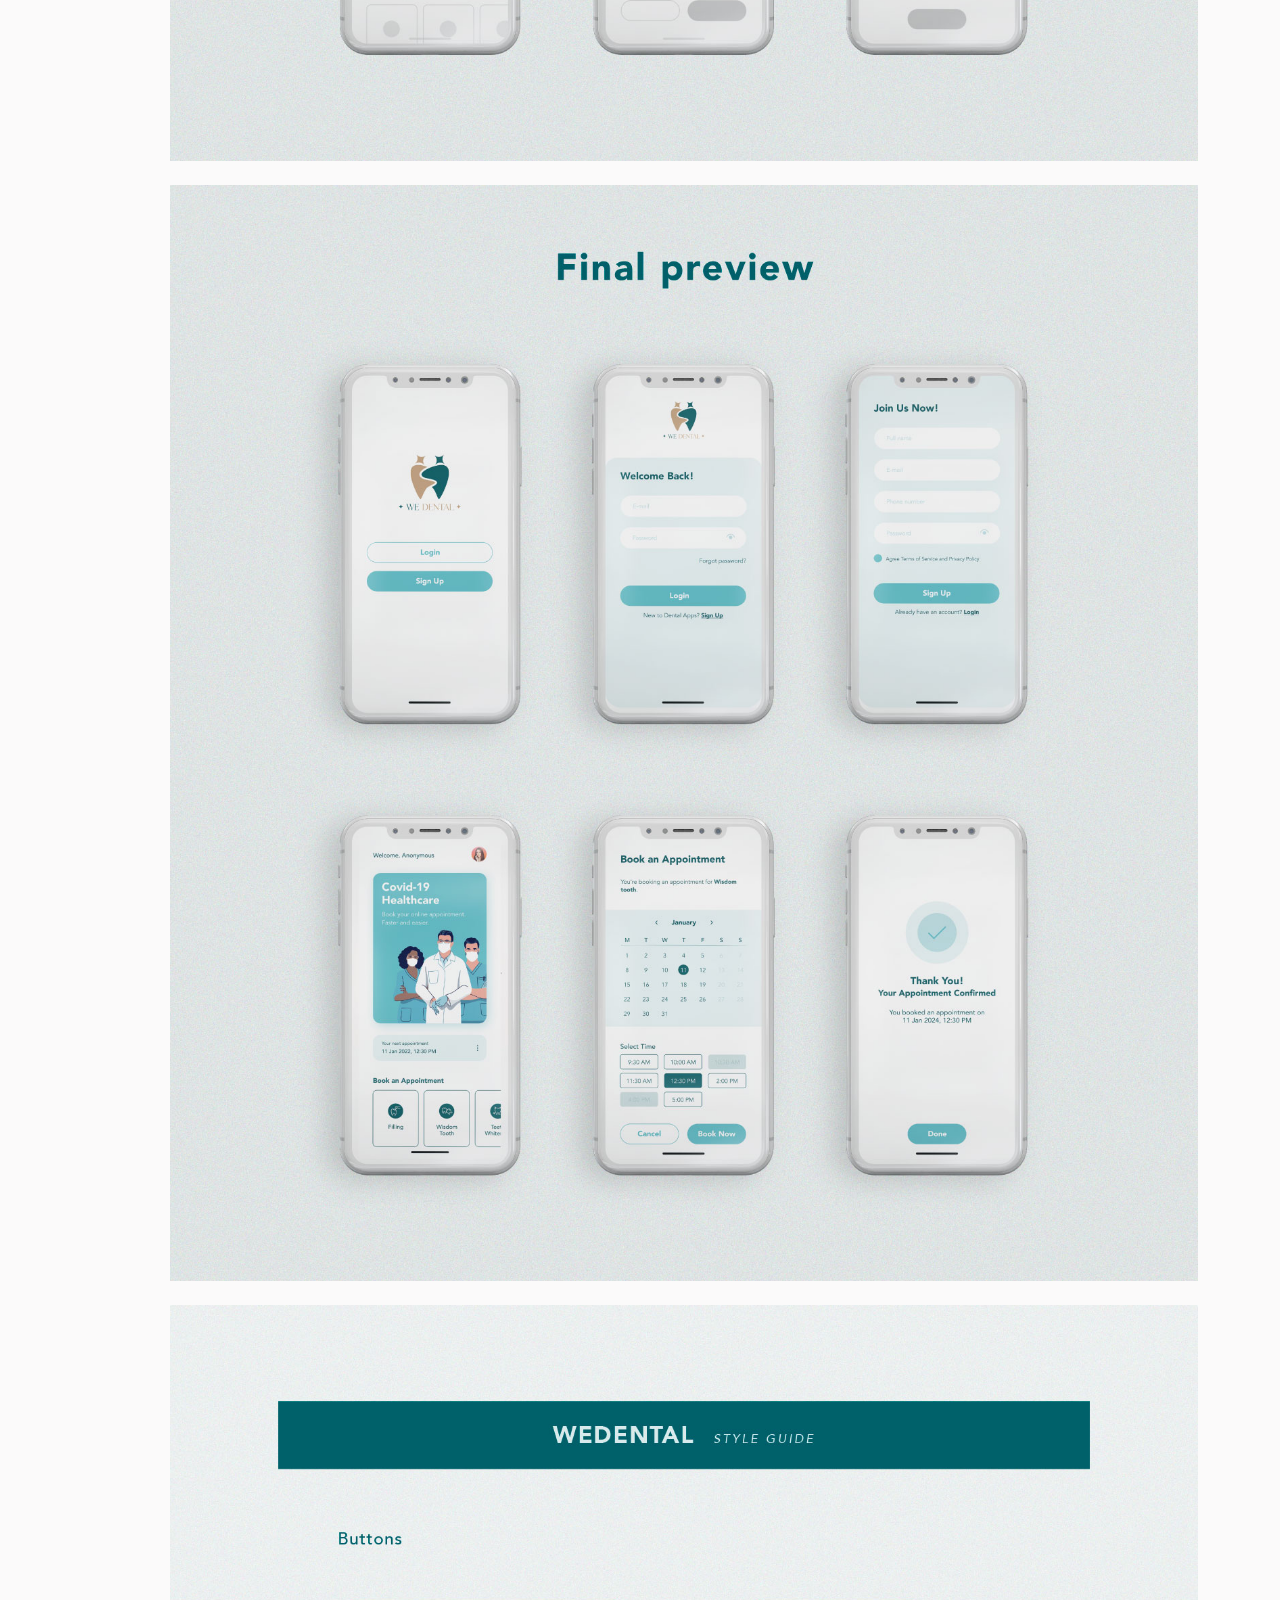
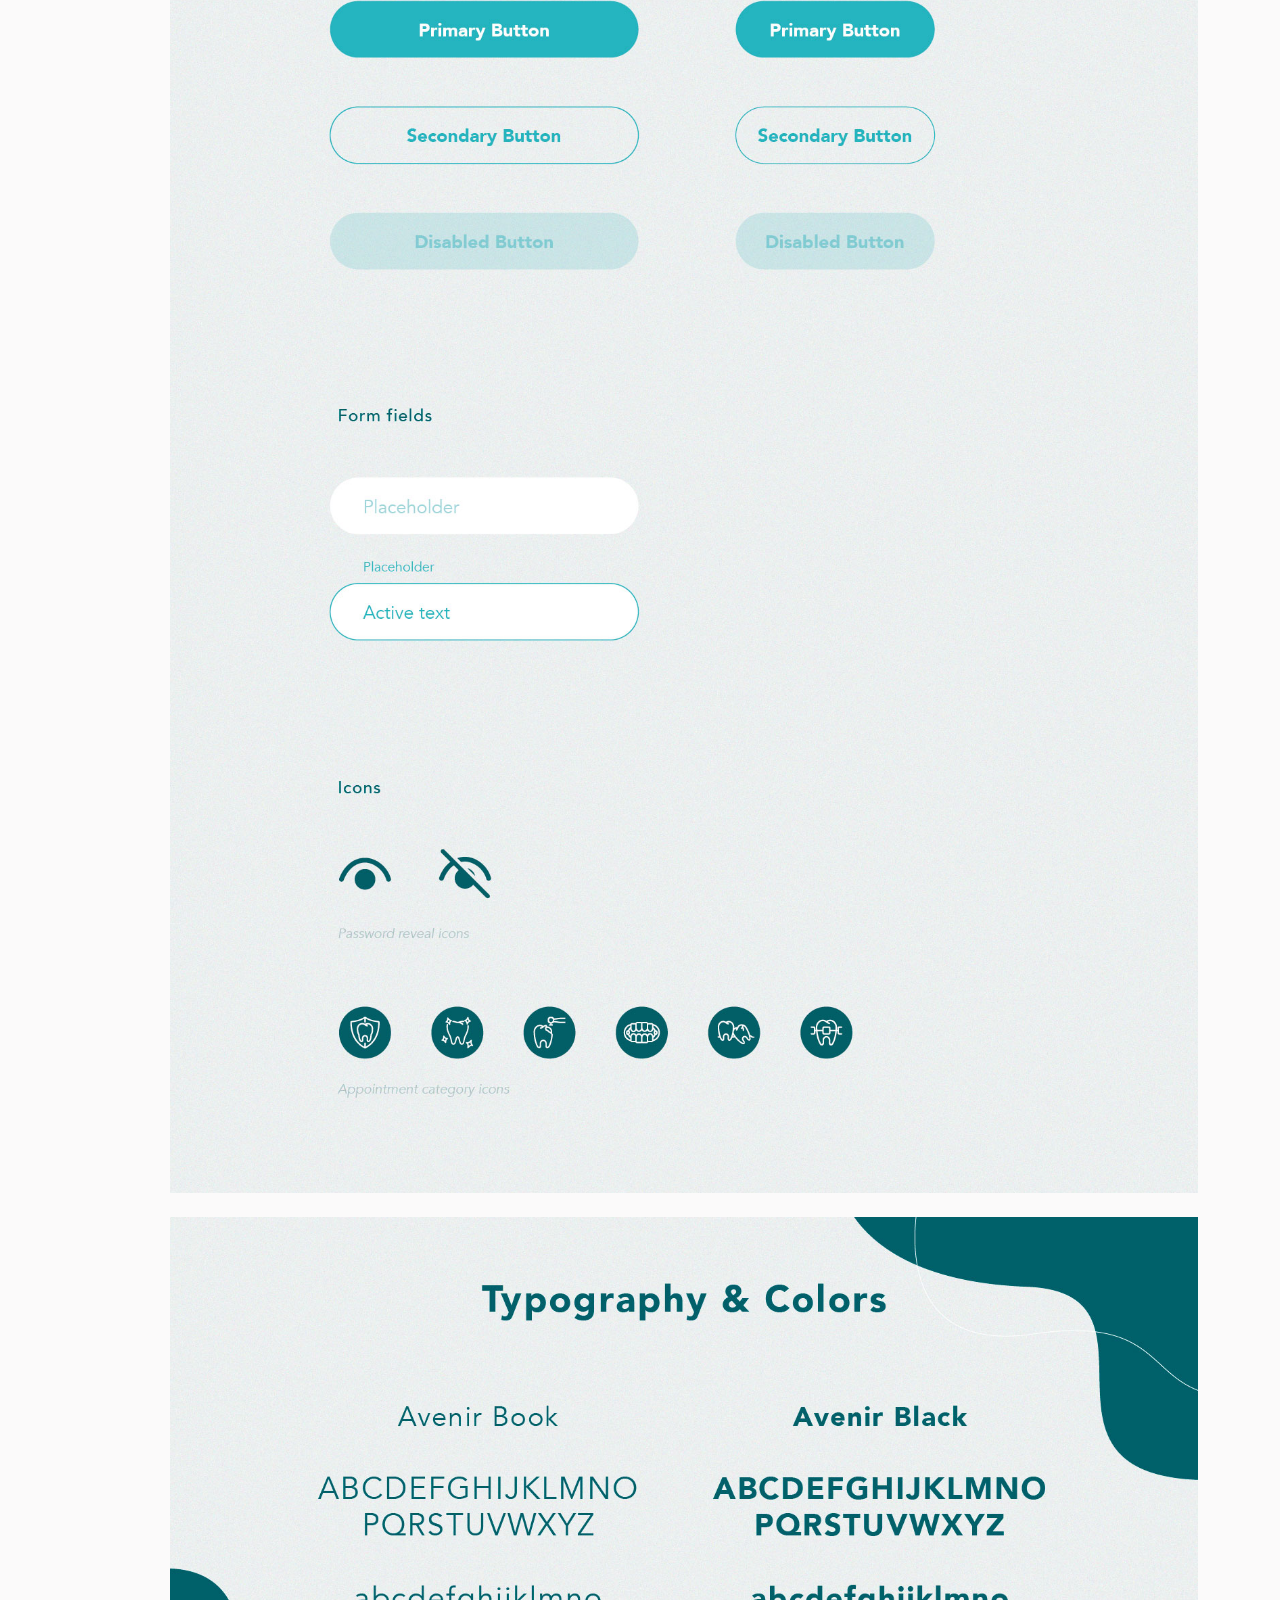
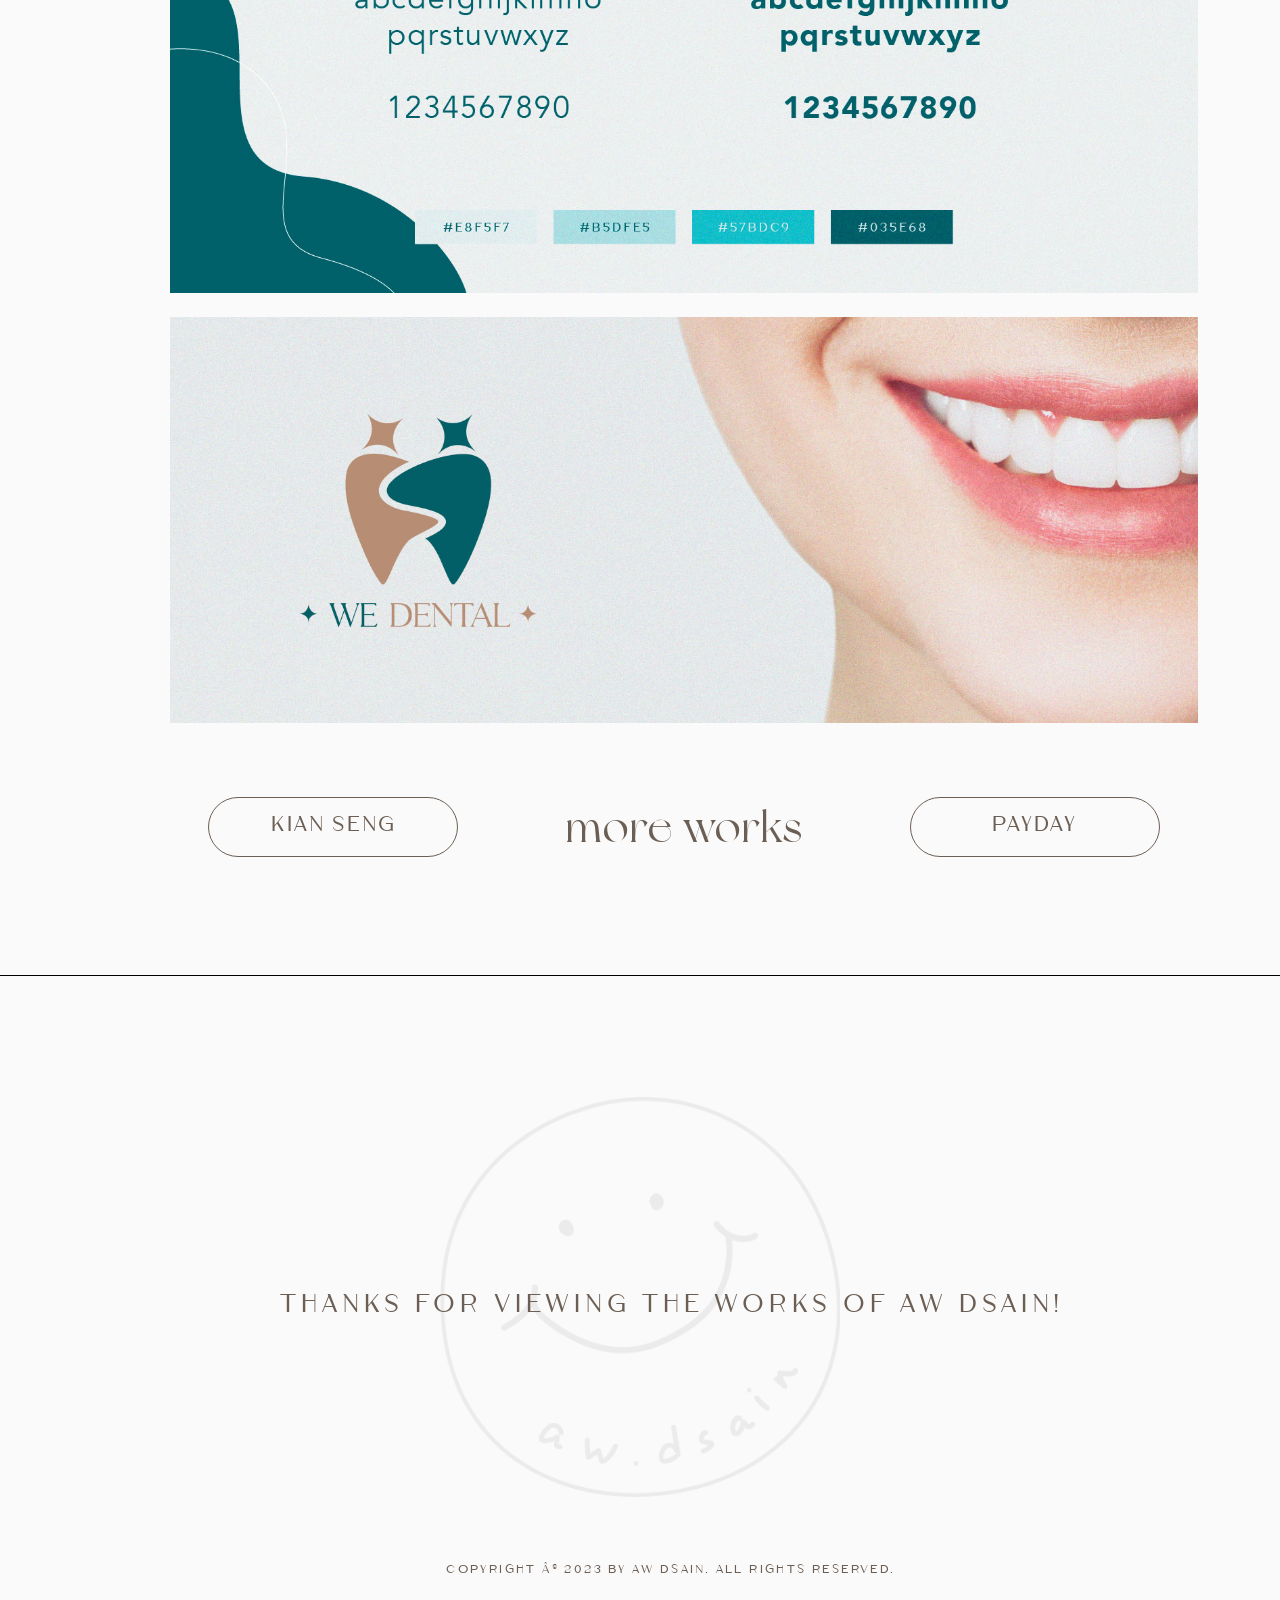
<file: product8.html>
<!DOCTYPE html>
<html lang="en">

<head>
  <meta charset="utf-8">
  <meta content="width=device-width, initial-scale=1.0" name="viewport">

  <title>AW Dsain</title>
  <meta content="" name="description">
  <meta content="" name="keywords">

  <!-- Favicons -->
  <link href="assets/img/footer_img.png" rel="icon">
  <!-- <link href="assets/img/apple-touch-icon.png" rel="apple-touch-icon"> -->

  <!-- Google Fonts -->
  <link href="https://fonts.googleapis.com/css?family=https://fonts.googleapis.com/css?family=Inconsolata:400,500,600,700|Raleway:400,400i,500,500i,600,600i,700,700i" rel="stylesheet">

  <!-- Vendor CSS Files -->
  <link href="assets/vendor/aos/aos.css" rel="stylesheet">
  <link href="assets/vendor/bootstrap/css/bootstrap.min.css" rel="stylesheet">
  <link href="assets/vendor/bootstrap-icons/bootstrap-icons.css" rel="stylesheet">
  <link href="assets/vendor/swiper/swiper-bundle.min.css" rel="stylesheet">

  <!-- Template Main CSS File -->
  <link href="assets/css/style.css" rel="stylesheet">
  <!-- Link to font-awewsome -->
  <link rel="stylesheet" href="https://cdnjs.cloudflare.com/ajax/libs/font-awesome/6.2.1/css/all.min.css" integrity="sha512-MV7K8+y+gLIBoVD59lQIYicR65iaqukzvf/nwasF0nqhPay5w/9lJmVM2hMDcnK1OnMGCdVK+iQrJ7lzPJQd1w==" crossorigin="anonymous" referrerpolicy="no-referrer" />

</head>

<body>

  <!-- ======= Navbar ======= -->
  <nav class="navbar-side-desktop">
<!-- desktop -->
   <div id="mySidenav" class="sidenav">
      <a href="index.html">

<!-- Generator: Adobe Illustrator 26.3.1, SVG Export Plug-In . SVG Version: 6.00 Build 0)  -->
<svg version="1.1" id="Layer_3" xmlns="http://www.w3.org/2000/svg" xmlns:xlink="http://www.w3.org/1999/xlink" x="0px" y="0px"
   viewBox="0 0 64 64" style="enable-background:new 0 0 64 64;" xml:space="preserve">
<g>
  <path class="st0" d="M15.1,37C15.1,37,15.1,37,15.1,37c-0.4-0.6-0.8-1.2-1.3-1.6c-0.5-0.5-1.2-0.9-1.9-1.2
    c-0.4-0.2-0.9-0.3-1.3-0.4c-0.5-0.1-1-0.2-1.5-0.2c-0.5-0.1-1-0.1-1.5-0.1c-0.5,0-1,0-1.4,0H1.2c-0.1,0-0.1,0-0.1,0.1
    c0,0.1,0,0.1,0.1,0.1c0,0,0.1,0.1,0.1,0.1c0,0,0.1,0.1,0.2,0.1c0.3,0.3,0.4,1,0.4,2.1v10.4c0,0.3,0,0.6,0,0.8
    c0,0.2-0.1,0.4-0.1,0.6c0,0.1-0.1,0.3-0.1,0.3c0,0.1-0.1,0.2-0.1,0.2c-0.1,0.1-0.1,0.2-0.2,0.2c-0.1,0.1-0.2,0.1-0.2,0.2
    c0,0-0.1,0.1,0,0.1c0,0.1,0.1,0.1,0.1,0.1h4.9c0.7,0,1.4,0,2.1-0.1c0.7-0.1,1.4-0.2,2.1-0.3c0.7-0.2,1.4-0.4,2-0.7
    c0.6-0.3,1.2-0.7,1.7-1.3c1.4-1.4,2.1-3.3,2.1-5.4c0-0.7-0.1-1.4-0.3-2.1C15.7,38.3,15.4,37.6,15.1,37z M3.6,33.8
    c0.7,0,1.4,0,2.1,0c0.8,0,1.5,0.1,2.2,0.2c0.7,0.1,1.4,0.3,2.1,0.6c0.7,0.3,1.2,0.6,1.8,1.2c1.4,1.3,2.1,3.2,2.1,5.5
    c0,2.3-0.7,4.1-2.1,5.4c-0.6,0.5-1.1,0.9-1.8,1.2c-0.6,0.3-1.3,0.4-2,0.5c-0.7,0.1-1.4,0.1-2.2,0.1c-0.7,0-1.5,0-2.2,0V33.8z"/>
  <path class="st0" d="M26.4,41.9C26.4,41.9,26.4,41.9,26.4,41.9c-0.3-0.2-0.7-0.4-1.3-0.7c-0.5-0.3-1.2-0.6-2-1
    c-2-1-3.3-1.8-3.8-2.3c-0.4-0.4-0.6-0.9-0.6-1.5c0-0.4,0.1-0.8,0.3-1.1c0.2-0.3,0.4-0.6,0.8-0.8c0.3-0.2,0.7-0.4,1.1-0.5
    c0.8-0.2,1.7-0.2,2.5,0c0.4,0.1,0.8,0.2,1.2,0.4c0.4,0.2,0.7,0.4,1,0.6c0.3,0.2,0.6,0.5,0.8,0.9c0.1,0.1,0.2,0.3,0.2,0.4
    c0.1,0.1,0.1,0.3,0.2,0.5c0,0.1,0.1,0.1,0.1,0.1c0.1,0,0.1-0.1,0.1-0.1v-2.6c0-0.1,0-0.1-0.1-0.1c0,0-0.1,0-0.1,0l0,0
    c-0.2,0.2-0.5,0.3-0.8,0.3c-0.3,0-0.7-0.1-1.2-0.3c-1.7-0.6-3.2-0.7-4.6-0.3c-0.6,0.2-1.1,0.4-1.5,0.7c-0.4,0.3-0.8,0.7-1.1,1.2
    c-0.3,0.5-0.4,1-0.4,1.6c0,0.7,0.2,1.2,0.5,1.7c0.3,0.5,0.8,0.9,1.3,1.3c0.3,0.2,0.7,0.5,1.2,0.8c0.5,0.3,1.2,0.6,1.9,1
    c0.7,0.4,1.3,0.7,1.8,0.9c0.4,0.2,0.8,0.4,0.9,0.6c0.4,0.3,0.8,0.6,1.1,1.1c0.3,0.4,0.5,0.9,0.5,1.3c0,0.5-0.1,0.9-0.3,1.2
    c-0.2,0.3-0.5,0.6-0.8,0.9c-0.3,0.2-0.7,0.4-1.2,0.5c-0.5,0.1-0.9,0.2-1.4,0.2c-0.4,0-0.8,0-1.3-0.1c-0.5-0.1-0.9-0.2-1.3-0.4
    c-0.4-0.2-0.8-0.4-1.2-0.6c-0.4-0.3-0.7-0.5-0.9-0.7c-0.3-0.3-0.4-0.7-0.6-1c0,0,0-0.1-0.1-0.1c0-0.1-0.1-0.1-0.1-0.1
    c-0.1,0-0.1,0.1-0.1,0.1v2.6c0,0.1,0.1,0.1,0.1,0.1c0,0,0.1,0,0.1-0.1c0,0,0.1,0,0.1-0.1l0,0c0.2-0.1,0.3-0.1,0.4-0.1
    c0.2,0,0.4,0,0.5,0l0,0c0.2,0,0.4,0.1,0.7,0.1c0.1,0,0.2,0.1,0.3,0.1c0,0,0.1,0,0.1,0c0.1,0,0.2,0.1,0.3,0.1c0.5,0.1,1,0.3,1.4,0.4
    c0.4,0.1,1,0.2,1.5,0.2c1.5,0,2.7-0.4,3.7-1.2c1-0.8,1.4-1.7,1.4-2.8c0-0.6-0.2-1.2-0.5-1.7C27.3,42.7,26.9,42.3,26.4,41.9z"/>
  <path class="st0" d="M63,33.5c0-0.1-0.1-0.1-0.1-0.1h-1.7c-0.1,0-0.1,0-0.1,0.1c0,0.1,0,0.1,0,0.1c0,0,0.1,0.1,0.1,0.1
    c0,0,0.1,0.1,0.1,0.1c0.1,0.2,0.3,0.4,0.3,0.7c0.1,0.3,0.1,0.8,0.1,1.3V46l-11-12.6c0,0-0.1,0-0.1,0h-2.4c-0.1,0-0.1,0-0.1,0.1
    c0,0.1,0,0.1,0.1,0.1c0.2,0.1,0.3,0.2,0.5,0.3c0.3,0.2,0.7,0.6,1.2,1.1l0.1,0.1v11.3c0,1-0.1,1.6-0.3,1.9c0,0.1-0.1,0.1-0.2,0.2
    c-0.1,0.1-0.1,0.1-0.2,0.2c0,0-0.1,0.1,0,0.1c0,0.1,0.1,0.1,0.1,0.1H51c0.1,0,0.1,0,0.1-0.1c0-0.1,0-0.1-0.1-0.1c0,0-0.1,0-0.1-0.1
    c0,0-0.1-0.1-0.2-0.1c-0.3-0.3-0.4-1-0.4-2V35.7L62,48.9c0,0,0.1,0,0.1,0c0,0,0,0,0,0c0.1,0,0.1-0.1,0.1-0.1V35.9
    c0-0.5,0-0.9,0.1-1.2c0.1-0.3,0.1-0.5,0.2-0.7c0.1-0.1,0.1-0.1,0.2-0.2c0.1-0.1,0.1-0.1,0.2-0.2C63,33.6,63,33.5,63,33.5z"/>
  <path class="st0" d="M42.9,48.5c-0.1,0-1.3,0-1.3-1.3v-9.8c0-0.1,0-1.1-0.8-2c-1.5-1.9-4.3-2-5.4-2c-1.7,0-3.2,1-3.9,1.6
    c-0.4,0.3-0.9,0.8-1.5,1.5l0,0c0,0,0,0,0,0c-0.1,0.1,0,0.2,0,0.3l0.7,0.8c0.1,0.1,0.1,0.1,0.2,0.1c0.1,0,0.1-0.1,0.2-0.1
    c0,0,0.4-0.9,1.1-1.8c1-1.2,2-1.8,3.1-1.8c1.5,0,4.3,0.6,4.3,2.8c0,2.1-2.4,2.7-4.2,3.1c-0.2,0-0.3,0.1-0.5,0.1
    c-1.2,0.3-2.4,0.6-3.4,1.1c-2.3,1.2-2.8,3.4-2.2,5c0.6,1.8,2.2,2.9,4.2,2.9c0.7,0,1.3-0.1,1.9-0.4c2.2-0.9,3.5-2.1,4.2-3.9v4.1
    c0,0.1,0.1,0.2,0.2,0.2h2.9c0.2,0,0.3-0.1,0.3-0.2C43.2,48.6,43,48.5,42.9,48.5z M31.2,44.6c0-2.4,2.6-3.9,4.3-4.3l0.3-0.1
    c1.3-0.3,3.1-0.8,3.9-2v4.5c0,0,0,1-0.6,2.2c-1.1,2.2-3.3,3.4-4.8,3.4C32.5,48.3,31.2,46.7,31.2,44.6z"/>
  <path class="st0" d="M46.6,48.2c0-0.2-0.2-1.2-0.2-1.7v-9.5c0-0.1-0.1-0.1-0.1-0.1h0c0,0,0,0,0,0L44,37.7c-0.1,0-0.1,0.1-0.1,0.1
    c0,0.1,0,0.1,0.1,0.1c0.2,0.1,0.4,0.2,0.5,0.3c0.1,0.2,0.2,0.4,0.3,0.6c0,0.2,0.1,0.5,0.1,1c0,0.5,0,1,0,1.7v4.8
    c0,0.4,0,0.8-0.1,1.2c0,0.4-0.2,0.7-0.5,1c0,0,0,0.1,0,0.1c0,0,0.1,0.1,0.1,0.1H47c0.1,0,0.1,0,0.1-0.1c0-0.1,0-0.1,0-0.1
    C46.9,48.6,46.8,48.4,46.6,48.2z"/>
  <path class="st0" d="M44.3,34.9c0,0,0.1,0,0.1,0c0.3-0.1,0.6,0,0.8,0.1c0.1,0.1,0.2,0.2,0.2,0.3c0,0.2-0.2,0.5-0.7,0.8
    c-0.1,0-0.1,0.1-0.1,0.2c0,0.1,0.1,0.1,0.1,0.1c0,0,0,0,0,0c1.4-0.4,1.9-1.2,1.9-1.9c0-0.7-0.5-1.1-1.2-1.1c-0.4,0-0.7,0.1-1,0.4
    C44.3,34.1,44.2,34.4,44.3,34.9C44.3,34.9,44.3,34.9,44.3,34.9z"/>
  <path class="st0" d="M20.2,30.6c0.1,0,0.1,0,0.2,0l1.5-0.6c0.1,0,0.2-0.2,0.2-0.3c0-0.1,0-0.1,0-0.2L22,29.4c0,0,0-0.1,0-0.2
    c0,0,0-0.1,0-0.2l3.9-11.8c0.2-0.7,0.4-1.1,0.6-1.4c0.2-0.2,0.5-0.4,0.8-0.4c0.2,0,0.2-0.1,0.2-0.2c0-0.1-0.1-0.2-0.2-0.2
    c0,0,0,0,0,0c-0.4,0-0.7,0.1-0.9,0.1h-0.9c-0.3,0-0.7,0-1.3-0.1c-0.2,0-0.3,0.1-0.3,0.2c0,0.1,0,0.1,0,0.1c0.1,0.1,0.2,0.1,0.2,0.1
    c1.2,0,1.3,0.5,1.3,0.9c0,0.2,0,0.4-0.1,0.7l-3.7,11.4c0,0,0,0,0,0c-0.5-1.1-2.4-7.2-3.7-11.4c-0.1-0.3-0.1-0.5-0.1-0.7
    c0-0.3,0.1-0.6,0.3-0.7c0.2-0.2,0.6-0.2,1-0.3c0.1,0,0.2,0,0.2-0.1c0,0,0.1-0.1,0-0.1c0,0,0-0.2-0.3-0.2c0,0,0,0,0,0
    c-0.5,0-0.9,0.1-1.2,0.1h-2.9c-0.3,0-0.7,0-1.2-0.1c-0.2,0-0.3,0.1-0.3,0.2c0,0.1,0,0.1,0,0.2c0.1,0.1,0.2,0.1,0.2,0.1
    c0.5,0,0.9,0.2,1.2,0.4c0.3,0.2,0.5,0.7,0.7,1.4l0.7,2.3c0,0,0,0,0,0.1c0.1,0.3,0.1,0.4,0.1,0.5c0,0.1,0,0.2-0.1,0.4l-2.7,8.1
    L9.9,17.2c-0.1-0.3-0.1-0.5-0.1-0.7c0-0.6,0.4-0.9,1.3-1c0,0,0.1,0,0.2-0.1c0,0,0.1-0.1,0-0.2c0-0.1-0.1-0.2-0.3-0.2c0,0,0,0,0,0
    c-0.5,0-0.9,0.1-1.2,0.1H7c-0.2,0-0.5,0-0.9-0.1c-0.2,0-0.2,0.1-0.2,0.2c0,0.1,0.1,0.2,0.2,0.2c0,0,0,0,0,0c0.3,0,0.6,0.2,0.8,0.4
    C6.9,16,7,16.2,7.2,16.4c-0.3,0.8-4.3,11.5-4.6,12.2c0,0.1-0.1,0.1-0.1,0.2c-0.2,0.4-0.3,0.8-0.6,1.1c-0.3,0.3-0.5,0.4-0.6,0.4
    l-0.1,0C1,30.4,1,30.4,1,30.5c0,0.1,0.1,0.1,0.1,0.1h2.2c0.1,0,0.1,0,0.1-0.1c0-0.1,0-0.1-0.1-0.1l-0.1,0C3.1,30.2,3,30,2.9,29.9
    c-0.1-0.2-0.1-0.3-0.1-0.4c0-0.2,0-0.4,0.1-0.6c0.1-0.2,0.9-2.4,1.4-3.6h5.8l1.7,5.1c0,0.2,0.2,0.2,0.3,0.2c0.1,0,0.1,0,0.2,0
    l1.5-0.6c0.1,0,0.2-0.1,0.2-0.3c0,0,0-0.1,0-0.2c0,0,0,0,0,0l-0.1-0.1c0.1-0.5,1.7-5.2,2.8-8.6l3.1,9.6
    C19.9,30.5,20,30.6,20.2,30.6z M4.5,24.9l2.9-7.7c0,0.1,0,0.1,0.1,0.2l2.5,7.6H4.5z M27.3,15.2L27.3,15.2L27.3,15.2L27.3,15.2z"/>
</g>
</svg>

      </a>
        <!-- <a class="navbar-brand" href="index.html" style="color: #6B5F55;">Aw<span class="navbar-brand" style="display: block;">DSaiN</span></a> -->
        <a class="navbar-font" href="index.html">Portfolio</a>
        <div class="navbar-deks-icon">
            <a href="https://www.instagram.com/awdsain/" target="_blank" i class="fa-brands fa-instagram fa-2xl" style="padding: 30px 10px;"></i></a>
            
            <a href="mailto: awdsainer@gmail.com" i class="fa-regular fa-2xl fa-envelope" style="padding: 30px 8px;"></i></a>
          </div>  
    </div>

  </nav> 
<!-- mobile -->
  <nav class="navbar navbar-light custom-navbar">
    <div class="container col-12">
      <a href="index.html">

<!-- Generator: Adobe Illustrator 26.3.1, SVG Export Plug-In . SVG Version: 6.00 Build 0)  -->
<svg version="1.1" id="Layer_2" xmlns="http://www.w3.org/2000/svg" xmlns:xlink="http://www.w3.org/1999/xlink" x="0px" y="0px"
   viewBox="0 0 70 70" style="enable-background:new 0 0 70 70;" xml:space="preserve">

<g>
  <path class="st0" d="M16.2,40.6C16.2,40.6,16.2,40.6,16.2,40.6c-0.4-0.7-0.9-1.3-1.5-1.8c-0.6-0.5-1.3-1-2.1-1.3
    c-0.5-0.2-1-0.3-1.5-0.5c-0.5-0.1-1.1-0.2-1.6-0.3c-0.6-0.1-1.1-0.1-1.7-0.1c-0.5,0-1.1,0-1.6,0H0.8c-0.1,0-0.1,0-0.1,0.1
    c0,0.1,0,0.1,0.1,0.2c0.1,0,0.1,0.1,0.2,0.1C0.9,37,1,37,1.1,37.1c0.3,0.4,0.5,1.1,0.5,2.3v11.5c0,0.4,0,0.7,0,0.9
    c0,0.2-0.1,0.5-0.1,0.6c0,0.2-0.1,0.3-0.1,0.4c0,0.1-0.1,0.2-0.1,0.2C1.1,53.2,1,53.2,1,53.3c-0.1,0.1-0.2,0.1-0.3,0.2
    c0,0-0.1,0.1,0,0.2c0,0.1,0.1,0.1,0.1,0.1h5.5c0.8,0,1.6,0,2.4-0.1c0.8-0.1,1.6-0.2,2.3-0.4c0.8-0.2,1.5-0.5,2.2-0.8
    c0.7-0.3,1.3-0.8,1.9-1.4c1.5-1.6,2.3-3.6,2.3-6c0-0.8-0.1-1.6-0.3-2.3C16.9,42,16.6,41.2,16.2,40.6z M3.5,37c0.8,0,1.6,0,2.4,0
    c0.8,0,1.7,0.1,2.5,0.2c0.8,0.1,1.6,0.3,2.3,0.6c0.7,0.3,1.4,0.7,1.9,1.3c1.5,1.5,2.3,3.5,2.3,6.1c0,2.5-0.8,4.5-2.3,6
    c-0.6,0.6-1.3,1-2,1.3c-0.7,0.3-1.4,0.5-2.2,0.6c-0.8,0.1-1.6,0.2-2.4,0.1c-0.8,0-1.6,0-2.5,0V37z"/>
  <path class="st0" d="M28.8,46C28.8,46,28.8,46,28.8,46c-0.3-0.2-0.8-0.5-1.4-0.8c-0.6-0.3-1.4-0.7-2.2-1.1
    c-2.2-1.1-3.7-1.9-4.3-2.6c-0.5-0.5-0.7-1-0.7-1.6c0-0.4,0.1-0.8,0.3-1.2c0.2-0.4,0.5-0.7,0.8-0.9c0.3-0.2,0.7-0.4,1.2-0.6
    c0.9-0.3,1.8-0.2,2.8,0c0.5,0.1,0.9,0.3,1.3,0.5c0.4,0.2,0.8,0.4,1.2,0.7c0.3,0.3,0.6,0.6,0.9,0.9c0.1,0.1,0.2,0.3,0.3,0.5
    c0.1,0.2,0.2,0.3,0.2,0.5c0,0.1,0.1,0.1,0.2,0.1c0.1,0,0.1-0.1,0.1-0.1v-2.9c0-0.1,0-0.1-0.1-0.1c-0.1,0-0.1,0-0.2,0l0,0
    c-0.2,0.2-0.5,0.3-0.8,0.3c-0.3,0-0.7-0.1-1.3-0.3c-1.8-0.7-3.5-0.8-5.1-0.3c-0.6,0.2-1.2,0.5-1.7,0.8c-0.5,0.4-0.9,0.8-1.2,1.3
    c-0.3,0.5-0.4,1.1-0.4,1.7c0,0.7,0.2,1.4,0.5,1.9c0.4,0.5,0.8,1,1.5,1.4c0.3,0.2,0.8,0.5,1.4,0.8c0.6,0.3,1.3,0.7,2.1,1.1
    c0.8,0.4,1.5,0.8,2,1c0.5,0.3,0.8,0.5,1,0.6c0.5,0.3,0.9,0.7,1.2,1.2c0.3,0.5,0.5,1,0.5,1.5c0,0.5-0.1,0.9-0.3,1.3
    c-0.2,0.4-0.5,0.7-0.9,0.9c-0.4,0.3-0.8,0.5-1.3,0.6c-0.5,0.1-1,0.2-1.5,0.2c-0.4,0-0.9-0.1-1.4-0.2c-0.5-0.1-1-0.2-1.5-0.4
    c-0.5-0.2-0.9-0.4-1.3-0.7c-0.4-0.3-0.7-0.6-1-0.8c-0.3-0.3-0.5-0.7-0.6-1.1c0,0,0-0.1-0.1-0.1c0-0.1-0.1-0.1-0.2-0.1
    c-0.1,0-0.1,0.1-0.1,0.1V53c0,0.1,0.1,0.1,0.1,0.1c0,0,0.1,0,0.1-0.1c0,0,0.1,0,0.1-0.1l0,0c0.2-0.1,0.3-0.1,0.5-0.2
    c0.2,0,0.4,0,0.6,0l0,0c0.2,0,0.5,0.1,0.8,0.2c0.1,0,0.2,0.1,0.3,0.1c0,0,0.1,0,0.1,0c0.1,0,0.2,0.1,0.3,0.1
    c0.6,0.2,1.1,0.3,1.6,0.4c0.5,0.1,1.1,0.2,1.7,0.2c1.7,0,3-0.4,4.1-1.3c1.1-0.9,1.6-1.9,1.6-3.1c0-0.7-0.2-1.3-0.5-1.9
    C29.8,46.9,29.3,46.4,28.8,46z"/>
  <path class="st0" d="M69.4,36.7c0-0.1-0.1-0.1-0.1-0.1h-1.9c-0.1,0-0.1,0-0.1,0.1c0,0.1,0,0.1,0,0.2c0,0,0.1,0.1,0.2,0.1
    c0.1,0,0.1,0.1,0.1,0.1c0.2,0.2,0.3,0.4,0.4,0.8c0.1,0.4,0.1,0.9,0.1,1.5v11.2L55.7,36.6c0,0-0.1,0-0.1,0h-2.7
    c-0.1,0-0.1,0-0.1,0.1c0,0.1,0,0.1,0.1,0.2c0.2,0.1,0.4,0.2,0.5,0.3c0.3,0.2,0.8,0.6,1.3,1.2l0.1,0.1V51c0,1.1-0.1,1.8-0.4,2.1
    c-0.1,0.1-0.1,0.1-0.2,0.2c-0.1,0.1-0.2,0.1-0.2,0.2c0,0-0.1,0.1,0,0.2c0,0.1,0.1,0.1,0.1,0.1H56c0.1,0,0.1-0.1,0.1-0.1
    c0-0.1,0-0.1-0.1-0.2c-0.1,0-0.1,0-0.1-0.1c0-0.1-0.1-0.1-0.2-0.2c-0.3-0.3-0.4-1.1-0.4-2.2V39.1l12.9,14.7c0,0,0.1,0,0.1,0
    c0,0,0,0,0.1,0c0.1,0,0.1-0.1,0.1-0.1V39.3c0-0.6,0-1,0.1-1.4c0.1-0.3,0.2-0.6,0.3-0.7c0.1-0.1,0.1-0.2,0.2-0.2
    c0.1-0.1,0.1-0.1,0.2-0.2C69.3,36.8,69.4,36.7,69.4,36.7z"/>
  <path class="st0" d="M47.1,53.3c-0.1,0-1.4,0-1.4-1.4V41c0-0.1,0-1.2-0.9-2.2c-1.6-2.1-4.8-2.2-6-2.2c-1.9,0-3.5,1.1-4.3,1.8
    c-0.4,0.3-1,0.9-1.6,1.6l0,0c0,0,0,0,0,0c-0.1,0.1,0,0.3,0,0.3l0.8,0.8c0.1,0.1,0.1,0.1,0.2,0.1c0.1,0,0.2-0.1,0.2-0.2
    c0,0,0.4-1,1.2-2c1.1-1.3,2.2-2,3.5-2c1.7,0,4.8,0.7,4.8,3.1c0,2.3-2.7,3-4.6,3.4c-0.2,0-0.3,0.1-0.5,0.1c-1.3,0.3-2.7,0.6-3.8,1.2
    c-2.6,1.3-3.1,3.7-2.4,5.6c0.7,2,2.5,3.3,4.6,3.3c0.7,0,1.4-0.1,2.1-0.4c2.4-1,3.8-2.3,4.6-4.4v4.5c0,0.1,0.1,0.3,0.3,0.3h3.3
    c0.2,0,0.3-0.1,0.3-0.3C47.4,53.4,47.2,53.3,47.1,53.3z M34.1,48.9c0-2.6,2.8-4.3,4.7-4.8l0.3-0.1c1.5-0.4,3.4-0.9,4.3-2.2v4.9
    c0,0,0,1.1-0.7,2.4c-1.2,2.5-3.6,3.8-5.3,3.8C35.6,53.1,34.1,51.3,34.1,48.9z"/>
  <path class="st0" d="M51.2,52.9c0-0.2-0.2-1.3-0.2-1.9V40.5c0-0.1-0.1-0.1-0.1-0.1h0c0,0,0,0-0.1,0l-2.5,1c-0.1,0-0.1,0.1-0.1,0.1
    c0,0.1,0,0.1,0.1,0.1c0.3,0.1,0.4,0.2,0.6,0.4c0.1,0.2,0.2,0.4,0.3,0.7c0,0.2,0.1,0.6,0.1,1.1c0,0.5,0,1.1,0,1.9v5.3
    c0,0.4,0,0.9-0.1,1.3c-0.1,0.4-0.2,0.8-0.5,1.1c0,0-0.1,0.1,0,0.2c0,0.1,0.1,0.1,0.1,0.1h2.8c0.1,0,0.1,0,0.1-0.1
    c0-0.1,0-0.1,0-0.2C51.5,53.4,51.4,53.2,51.2,52.9z"/>
  <path class="st0" d="M48.7,38.2c0,0,0.1,0,0.1,0c0.3-0.1,0.6,0,0.8,0.1c0.1,0.1,0.2,0.2,0.2,0.4c0,0.2-0.2,0.6-0.7,0.8
    c-0.1,0-0.1,0.1-0.1,0.2c0,0.1,0.1,0.1,0.1,0.1c0,0,0,0,0,0c1.6-0.4,2.1-1.4,2.1-2.1c0-0.7-0.6-1.3-1.3-1.3c-0.4,0-0.8,0.2-1.1,0.4
    c-0.3,0.3-0.4,0.7-0.3,1.1C48.6,38.2,48.6,38.2,48.7,38.2z"/>
  <path class="st0" d="M21.9,33.5c0.1,0,0.1,0,0.2,0l1.7-0.6c0.2-0.1,0.2-0.2,0.2-0.3c0-0.1,0-0.2,0-0.2l-0.1-0.2c0,0,0-0.1,0-0.2
    c0,0,0-0.1,0-0.2l4.3-13.1c0.2-0.8,0.5-1.3,0.7-1.5c0.2-0.3,0.5-0.4,0.9-0.4c0.2,0,0.3-0.1,0.3-0.2c0-0.1-0.1-0.2-0.3-0.2
    c0,0,0,0,0,0c-0.5,0-0.8,0.1-1,0.1h-1c-0.3,0-0.8,0-1.5-0.1c-0.2,0-0.3,0.2-0.3,0.2c0,0.1,0,0.1,0,0.2c0.1,0.1,0.2,0.1,0.2,0.1
    c1.3,0.1,1.5,0.5,1.5,1c0,0.2,0,0.5-0.1,0.8l-4.1,12.7c0,0,0,0,0,0c-0.5-1.2-2.7-8-4.1-12.6c-0.1-0.3-0.2-0.6-0.2-0.8
    c0-0.4,0.1-0.6,0.4-0.8c0.3-0.2,0.6-0.3,1.1-0.3c0.1,0,0.2,0,0.2-0.1c0,0,0.1-0.1,0-0.2c0,0,0-0.2-0.3-0.2c0,0,0,0,0,0
    c-0.6,0-1,0.1-1.3,0.1h-3.3c-0.3,0-0.8,0-1.4-0.1c-0.2,0-0.3,0.2-0.3,0.2c0,0.1,0,0.1,0,0.2c0.1,0.1,0.2,0.1,0.2,0.1
    c0.5,0,1,0.2,1.3,0.4c0.3,0.3,0.6,0.8,0.8,1.5l0.8,2.5c0,0,0,0,0,0.1c0.1,0.3,0.1,0.5,0.1,0.5c0,0.1,0,0.2-0.1,0.5l-3,9l-4.2-12.7
    c-0.1-0.3-0.2-0.6-0.2-0.8c0-0.7,0.5-1,1.4-1.1c0,0,0.2,0,0.2-0.1c0,0,0.1-0.1,0-0.2c0-0.1-0.1-0.2-0.3-0.2c0,0,0,0,0,0
    c-0.6,0-1,0.1-1.3,0.1H7.2c-0.2,0-0.5,0-1-0.1C6,16.2,6,16.3,6,16.5c0,0.1,0.1,0.2,0.2,0.2c0,0,0,0,0,0c0.4,0,0.6,0.2,0.9,0.4
    c0.1,0.1,0.2,0.3,0.4,0.6c-0.3,0.9-4.8,12.7-5.1,13.5c0,0.1-0.1,0.1-0.1,0.2c-0.2,0.4-0.4,0.9-0.7,1.2C1.2,33,1,33.1,0.8,33.1
    l-0.1,0c-0.1,0-0.1,0.1-0.1,0.2c0,0.1,0.1,0.1,0.1,0.1h2.5c0.1,0,0.1,0,0.1-0.1c0-0.1,0-0.1-0.1-0.2l-0.1,0C3,33,2.8,32.8,2.8,32.6
    c-0.1-0.2-0.1-0.3-0.1-0.5c0-0.2,0-0.4,0.1-0.7c0.1-0.2,1-2.6,1.5-3.9h6.4l1.9,5.6c0,0.2,0.2,0.3,0.3,0.3c0.1,0,0.2,0,0.2,0
    l1.7-0.6c0.2-0.1,0.2-0.2,0.2-0.3c0,0,0-0.1-0.1-0.2c0,0,0,0,0,0l-0.1-0.2c0.1-0.5,1.9-5.8,3.1-9.6l3.5,10.6
    C21.6,33.4,21.7,33.5,21.9,33.5z M4.5,27.1l3.3-8.6c0,0.1,0,0.1,0.1,0.2l2.8,8.4H4.5z M29.8,16.4L29.8,16.4L29.8,16.4L29.8,16.4z"
    />
</g>
</svg>


      </a>
      <!-- <a class="navbar-brand" href="index.html">Aw<span class="navbar-brand" style="display: block; margin-top: -23px;">DSaiN</span></a> -->
      <a class="mb-title" href="index.html">Portfolio</a>
      <div class="iconss">
        <a href="https://www.instagram.com/awdsain/" i class="fa-brands fa-xl fa-instagram" style="padding: 0px 10px;"></i></a>
        <!-- <a href="index.html" i class="fa-brands fa-behance" style="padding: 0px 10px;"></i></a> -->
        <a href="mailto: awdsainer@gmail.com" i class="fa-regular fa-xl fa-envelope" style="padding: 0px 10px;"></i></a>
      </div>      
    </div>
  </nav>
<!-- mob_425 -->
  <nav class="navbar navbar-light nav_mb_425QQ">
    <div class="container col-12" id="QQAB">
      <a href="index.html">
     
<!-- Generator: Adobe Illustrator 26.3.1, SVG Export Plug-In . SVG Version: 6.00 Build 0)  -->
<svg version="1.1" id="Layer_1" xmlns="http://www.w3.org/2000/svg" xmlns:xlink="http://www.w3.org/1999/xlink" x="0px" y="0px"
   viewBox="0 0 48 48" style="enable-background:new 0 0 48 48;" xml:space="preserve">

<g>
  <path class="st0" d="M11.1,27.8C11.1,27.8,11.1,27.8,11.1,27.8c-0.3-0.5-0.6-0.9-1-1.3c-0.4-0.4-0.9-0.7-1.5-0.9
    c-0.3-0.1-0.7-0.2-1-0.3c-0.4-0.1-0.7-0.1-1.1-0.2c-0.4,0-0.8-0.1-1.2-0.1c-0.4,0-0.7,0-1.1,0H0.5c0,0-0.1,0-0.1,0.1
    c0,0,0,0.1,0,0.1c0,0,0.1,0.1,0.1,0.1c0,0,0.1,0.1,0.1,0.1C0.9,25.7,1,26.2,1,27v7.9c0,0.2,0,0.5,0,0.6c0,0.2,0,0.3-0.1,0.4
    c0,0.1-0.1,0.2-0.1,0.3c0,0.1-0.1,0.1-0.1,0.1c0,0.1-0.1,0.1-0.1,0.2c-0.1,0-0.1,0.1-0.2,0.1c0,0,0,0.1,0,0.1c0,0,0.1,0.1,0.1,0.1
    h3.7c0.5,0,1.1,0,1.6-0.1c0.5,0,1.1-0.1,1.6-0.3C8,36.4,8.5,36.3,9,36c0.5-0.2,0.9-0.6,1.3-1c1.1-1.1,1.6-2.5,1.6-4.1
    c0-0.5-0.1-1.1-0.2-1.6C11.6,28.8,11.4,28.3,11.1,27.8z M2.4,25.4c0.5,0,1.1,0,1.6,0c0.6,0,1.2,0.1,1.7,0.1
    c0.5,0.1,1.1,0.2,1.6,0.4c0.5,0.2,0.9,0.5,1.3,0.9c1,1,1.6,2.4,1.6,4.2c0,1.7-0.5,3.1-1.6,4.1c-0.4,0.4-0.9,0.7-1.4,0.9
    c-0.5,0.2-1,0.3-1.5,0.4c-0.5,0.1-1.1,0.1-1.7,0.1c-0.6,0-1.1,0-1.7,0V25.4z"/>
  <path class="st0" d="M19.7,31.5C19.7,31.5,19.7,31.5,19.7,31.5c-0.2-0.2-0.6-0.3-1-0.6c-0.4-0.2-0.9-0.5-1.5-0.8
    c-1.5-0.7-2.5-1.3-2.9-1.8c-0.3-0.3-0.5-0.7-0.5-1.1c0-0.3,0.1-0.6,0.2-0.8c0.1-0.2,0.3-0.5,0.6-0.6c0.2-0.2,0.5-0.3,0.8-0.4
    c0.6-0.2,1.3-0.2,1.9,0c0.3,0.1,0.6,0.2,0.9,0.3c0.3,0.1,0.6,0.3,0.8,0.5c0.2,0.2,0.4,0.4,0.6,0.6c0.1,0.1,0.1,0.2,0.2,0.3
    c0.1,0.1,0.1,0.2,0.2,0.3c0,0,0.1,0.1,0.1,0.1c0,0,0.1-0.1,0.1-0.1v-2c0,0,0-0.1-0.1-0.1c0,0-0.1,0-0.1,0l0,0
    c-0.2,0.1-0.4,0.2-0.6,0.2c-0.2,0-0.5-0.1-0.9-0.2c-1.3-0.5-2.4-0.6-3.5-0.2c-0.4,0.1-0.8,0.3-1.2,0.6c-0.3,0.2-0.6,0.5-0.8,0.9
    c-0.2,0.4-0.3,0.8-0.3,1.2c0,0.5,0.1,0.9,0.4,1.3c0.2,0.4,0.6,0.7,1,1c0.2,0.2,0.5,0.4,0.9,0.6c0.4,0.2,0.9,0.5,1.4,0.7
    c0.6,0.3,1,0.5,1.4,0.7c0.3,0.2,0.6,0.3,0.7,0.4c0.3,0.2,0.6,0.5,0.9,0.8c0.2,0.3,0.4,0.7,0.4,1c0,0.3-0.1,0.6-0.2,0.9
    c-0.2,0.3-0.4,0.5-0.6,0.6c-0.3,0.2-0.6,0.3-0.9,0.4c-0.3,0.1-0.7,0.1-1.1,0.1c-0.3,0-0.6,0-1-0.1c-0.3-0.1-0.7-0.2-1-0.3
    c-0.3-0.1-0.6-0.3-0.9-0.5c-0.3-0.2-0.5-0.4-0.7-0.6c-0.2-0.2-0.3-0.5-0.4-0.7c0,0,0-0.1,0-0.1c0,0-0.1-0.1-0.1-0.1
    c0,0-0.1,0.1-0.1,0.1v2c0,0.1,0,0.1,0.1,0.1c0,0,0.1,0,0.1,0c0,0,0,0,0.1-0.1l0,0c0.1-0.1,0.2-0.1,0.3-0.1c0.1,0,0.3,0,0.4,0l0,0
    c0.2,0,0.3,0.1,0.5,0.1c0.1,0,0.2,0,0.2,0.1c0,0,0.1,0,0.1,0c0.1,0,0.1,0.1,0.2,0.1c0.4,0.1,0.8,0.2,1.1,0.3
    c0.3,0.1,0.7,0.1,1.2,0.1c1.1,0,2.1-0.3,2.8-0.9c0.7-0.6,1.1-1.3,1.1-2.1c0-0.5-0.1-0.9-0.4-1.3C20.4,32.2,20.1,31.8,19.7,31.5z"/>
  <path class="st0" d="M47.6,25.1C47.6,25.1,47.5,25.1,47.6,25.1l-1.4-0.1c0,0-0.1,0-0.1,0.1s0,0.1,0,0.1c0,0,0.1,0.1,0.1,0.1
    c0,0,0.1,0.1,0.1,0.1c0.1,0.1,0.2,0.3,0.3,0.5c0.1,0.2,0.1,0.6,0.1,1v7.7l-8.4-9.6c0,0,0,0-0.1,0h-1.9c0,0-0.1,0-0.1,0.1
    c0,0,0,0.1,0.1,0.1c0.1,0.1,0.3,0.1,0.4,0.2c0.2,0.1,0.5,0.4,0.9,0.8l0.1,0.1V35c0,0.7-0.1,1.2-0.2,1.4c0,0.1-0.1,0.1-0.1,0.1
    c-0.1,0-0.1,0.1-0.2,0.1c0,0,0,0.1,0,0.1c0,0,0.1,0.1,0.1,0.1h1.3c0,0,0.1,0,0.1-0.1c0,0,0-0.1-0.1-0.1c0,0-0.1,0-0.1-0.1
    c0,0-0.1-0.1-0.1-0.1C38.1,36.3,38,35.8,38,35v-8.2l8.9,10.1c0,0,0,0,0.1,0c0,0,0,0,0,0c0,0,0.1-0.1,0.1-0.1V27
    c0-0.4,0-0.7,0.1-0.9c0-0.2,0.1-0.4,0.2-0.5c0-0.1,0.1-0.1,0.1-0.2c0,0,0.1-0.1,0.2-0.1C47.6,25.2,47.6,25.2,47.6,25.1z"/>
  <path class="st0" d="M32.3,36.5c0,0-1,0-1-1v-7.5c0-0.1,0-0.8-0.6-1.5c-1.1-1.4-3.3-1.5-4.1-1.5c-1.3,0-2.4,0.8-3,1.2
    c-0.3,0.2-0.7,0.6-1.1,1.1l0,0c0,0,0,0,0,0c0,0.1,0,0.2,0,0.2l0.6,0.6c0,0,0.1,0.1,0.2,0.1c0.1,0,0.1,0,0.1-0.1
    c0,0,0.3-0.7,0.8-1.4c0.8-0.9,1.5-1.4,2.4-1.4c1.1,0,3.3,0.5,3.3,2.1c0,1.6-1.8,2-3.2,2.4c-0.1,0-0.2,0.1-0.3,0.1
    c-0.9,0.2-1.9,0.4-2.6,0.8c-1.8,0.9-2.1,2.6-1.7,3.8c0.5,1.4,1.7,2.2,3.2,2.2c0.5,0,1-0.1,1.5-0.3c1.7-0.7,2.6-1.6,3.2-3v3.1
    c0,0.1,0.1,0.2,0.2,0.2h2.2c0.1,0,0.2-0.1,0.2-0.2C32.5,36.6,32.4,36.5,32.3,36.5z M23.4,33.6c0-1.8,1.9-3,3.3-3.3l0.2-0.1
    c1-0.3,2.3-0.6,3-1.5v3.4c0,0,0,0.8-0.5,1.7c-0.8,1.7-2.5,2.6-3.7,2.6C24.4,36.4,23.4,35.2,23.4,33.6z"/>
  <path class="st0" d="M35.1,36.3c0-0.1-0.1-0.9-0.1-1.3v-7.3c0-0.1,0-0.1-0.1-0.1h0c0,0,0,0,0,0l-1.7,0.7c0,0-0.1,0.1-0.1,0.1
    c0,0,0,0.1,0.1,0.1c0.2,0,0.3,0.1,0.4,0.3c0.1,0.1,0.2,0.3,0.2,0.5c0,0.2,0.1,0.4,0.1,0.7c0,0.3,0,0.8,0,1.3V35
    c0,0.3,0,0.6-0.1,0.9c0,0.3-0.2,0.6-0.4,0.8c0,0,0,0.1,0,0.1c0,0,0.1,0.1,0.1,0.1h1.9c0,0,0.1,0,0.1-0.1c0,0,0-0.1,0-0.1
    C35.3,36.6,35.2,36.5,35.1,36.3z"/>
  <path class="st0" d="M33.4,26.2C33.4,26.2,33.4,26.2,33.4,26.2c0.3,0,0.5,0,0.7,0.1c0.1,0.1,0.1,0.2,0.1,0.3c0,0.2-0.1,0.4-0.5,0.6
    c0,0-0.1,0.1,0,0.1c0,0,0.1,0.1,0.1,0.1c0,0,0,0,0,0c1.1-0.3,1.5-0.9,1.5-1.4c0-0.5-0.4-0.9-0.9-0.9c-0.3,0-0.6,0.1-0.7,0.3
    C33.4,25.6,33.3,25.8,33.4,26.2C33.3,26.2,33.4,26.2,33.4,26.2z"/>
  <path class="st0" d="M15,22.9c0.1,0,0.1,0,0.1,0l1.2-0.4c0.1,0,0.2-0.1,0.2-0.2c0-0.1,0-0.1,0-0.1L16.4,22c0,0,0-0.1,0-0.1
    c0,0,0-0.1,0-0.1l3-9c0.2-0.5,0.3-0.9,0.5-1.1c0.2-0.2,0.3-0.3,0.6-0.3c0.1,0,0.2-0.1,0.2-0.2c0-0.1-0.1-0.2-0.2-0.2c0,0,0,0,0,0
    c-0.3,0-0.5,0-0.7,0h-0.7c-0.2,0-0.6,0-1,0c-0.2,0-0.2,0.1-0.2,0.1c0,0,0,0.1,0,0.1c0,0.1,0.1,0.1,0.2,0.1c0.9,0,1,0.4,1,0.7
    c0,0.2,0,0.3-0.1,0.5l-2.8,8.7c0,0,0,0,0,0c-0.4-0.8-1.9-5.5-2.8-8.7c-0.1-0.2-0.1-0.4-0.1-0.6c0-0.3,0.1-0.4,0.2-0.5
    c0.2-0.1,0.4-0.2,0.7-0.2c0.1,0,0.1,0,0.2-0.1c0,0,0-0.1,0-0.1c0,0,0-0.1-0.2-0.1c0,0,0,0,0,0c-0.4,0-0.7,0-0.9,0H11
    c-0.2,0-0.5,0-0.9,0c-0.2,0-0.2,0.1-0.2,0.1c0,0,0,0.1,0,0.1c0,0.1,0.1,0.1,0.1,0.1c0.4,0,0.7,0.1,0.9,0.3c0.2,0.2,0.4,0.5,0.6,1.1
    l0.6,1.7c0,0,0,0,0,0c0.1,0.2,0.1,0.3,0.1,0.3c0,0,0,0.1-0.1,0.3L10,21.4l-2.9-8.7C7.1,12.5,7,12.3,7,12.2c0-0.5,0.3-0.7,1-0.7
    c0,0,0.1,0,0.2-0.1c0,0,0-0.1,0-0.1c0-0.1-0.1-0.1-0.2-0.1c0,0,0,0,0,0c-0.4,0-0.7,0-0.9,0H4.9c-0.1,0-0.4,0-0.7,0
    c-0.1,0-0.2,0.1-0.2,0.2c0,0.1,0,0.2,0.2,0.2c0,0,0,0,0,0c0.2,0,0.4,0.1,0.6,0.3C4.9,11.8,5,12,5.1,12.1c-0.2,0.6-3.3,8.7-3.5,9.3
    c0,0.1,0,0.1-0.1,0.1c-0.1,0.3-0.3,0.6-0.5,0.8c-0.2,0.2-0.4,0.3-0.5,0.3l0,0c0,0-0.1,0.1-0.1,0.1c0,0,0.1,0.1,0.1,0.1h1.7
    c0,0,0.1,0,0.1-0.1c0,0,0-0.1-0.1-0.1l-0.1,0c-0.2-0.1-0.3-0.2-0.3-0.4c0-0.1-0.1-0.2-0.1-0.3c0-0.1,0-0.3,0.1-0.5
    c0-0.1,0.7-1.8,1-2.7h4.4l1.3,3.9c0,0.1,0.1,0.2,0.2,0.2c0.1,0,0.1,0,0.1,0l1.2-0.4c0.1,0,0.2-0.1,0.2-0.2c0,0,0,0,0-0.1
    c0,0,0,0,0,0L10.2,22c0.1-0.4,1.3-4,2.2-6.6l2.4,7.3C14.8,22.9,14.9,22.9,15,22.9z M3.1,18.6l2.2-5.9c0,0,0,0.1,0,0.1l1.9,5.8H3.1z
     M20.4,11.2L20.4,11.2L20.4,11.2L20.4,11.2z"/>
</g>
</svg>

      </a>
      <!-- <a class="navbar-brand" href="index.html">Aw<span class="navbar-brand" style="display: block; margin-top: -23px;">DSaiN</span></a> -->
      <a class="mb-title" href="index.html">Portfolio</a>
      <div class="iconss">
        <a href="https://www.instagram.com/awdsain/" i class="fa-brands fa-xl fa-instagram" style="padding: 0px 10px;"></i></a>
        <!-- <a href="index.html" i class="fa-brands fa-behance" style="padding: 0px 10px;"></i></a> -->
        <a href="mailto: awdsainer@gmail.com" i class="fa-regular fa-xl fa-envelope" style="padding: 0px 10px;"></i></a>
      </div>      
    </div>
  </nav>

  
  <main id="main">

    <section class="section hori-line-dk">
      <div class="container top-introduce-upper">
        <div class="row mb-4 mt-4" style="padding:0; margin:0;">
          <div class="col-md-6 col-12 top-introduce-left" data-aos="fade-up">
            <h2 class="top-introduce-small-text text-center">UI DESIGN</h2>
            <p class="top-introduce-content text-center">WE DENTAL</p>
          </div>

          <div class="col-md-6 col-12 top-introduce-right" data-aos="fade-up">
            <h2 class="top-introduce-small-text text-center">MY ROLE</h2>
            <p class="top-introduce-content text-center">LOGO DESIGN</p>
            <p class="top-introduce-content text-center">MOBILE APPS DESIGN</p>
          </div>

        </div>
      </div>

      <main id="main">

    <!-- ======= Works Section ======= -->
  <section class="section site-portfolio">

    <section>
      <div class="container" id="work-container">

        <div id="portfolio-grid" class="row no-gutter" data-aos="fade-up" data-aos-delay="200">

          <div class="item web col-sm-6 col-md-6 col-lg-6 mb-4">
              <img class="img-fluid" src="assets/img/wedental/wedental02.jpg">
          </div>
          <div class="item design col-sm-6 col-md-6 col-lg-6 mb-4">
              <img class="img-fluid" src="assets/img/wedental/wedental03.jpg">
          </div>

           <div class="item design col-sm-12 col-md-12 col-lg-12 mb-4">
              <img class="img-fluid" src="assets/img/wedental/wedental01.jpg">
          </div>
          <div class="item web col-sm-12 col-md-12 col-lg-12 mb-4">
              <img class="img-fluid" src="assets/img/wedental/wedental04.jpg">
          </div>
          <div class="item design col-sm-12 col-md-12 col-lg-12 mb-4">
              <img class="img-fluid" src="assets/img/wedental/wedental05.jpg">
          </div>
          <div class="item design col-sm-12 col-md-12 col-lg-12 mb-4">
              <img class="img-fluid" src="assets/img/wedental/wedental06.jpg">
          </div>
          <div class="item design col-sm-12 col-md-12 col-lg-12 mb-4">
              <img class="img-fluid" src="assets/img/wedental/wedental07.jpg">
          </div>
           <div class="item design col-sm-12 col-md-12 col-lg-12 mb-4">
              <img class="img-fluid" src="assets/img/wedental/wedental08.jpg">
          </div>
           <div class="item design col-sm-12 col-md-12 col-lg-12 mb-4">
              <img class="img-fluid" src="assets/img/wedental/wedental09.jpg">
          </div>
        </div>
      </div>

          <!-- Desktop -->
         <div class="container btm_link_D" id="work-container" style="margin-bottom: 50px; margin-top: 50px;">
            <div class="row text-center">
              <div class="col-md-4 col-4">
                <a href ="product7.html">
                  <button class="btm-link-tag-left">
                     KIAN SENG 
                  </button>
                </a>
              </div>

                <span class="col-md-4 col-4 more_works">more works</span>

               <div class="col-md-4 col-4" id="button">
                <a href= "product9.html">
                  <button class="btm-link-tag-right">
                    PAYDAY
                  </button>
                </a>
              </div>
            </div>
          </div>
        <!-- Mobile -->
          
      <div class="container btm_link_M" style="margin-bottom: 50px; margin-top: 40px;">
              <div class="row text-center">

                <span class="col-12 more_works">more works</span>

                <div class="col-12">
                  <a href="product7.html">
                    <button class="btm-link-tag-left">
                       KIAN SENG 
                    </button>
                   </a>
                </div>

                 <div class="col-12">
                  <a href="product9.html">
                    <button class="btm-link-tag-right">
                      PAYDAY
                    </button>
                   </a>
                </div>
              </div>
        </div>

              </div>
      </section>

    </section>

  </main>
    </section>

 <!-- ======= Footer ======= -->
  <footer class="footer lay" style="border-top: 1px solid black;padding-bottom: 10px;" role="contentinfo">
    <div class="container footer_btmabit" id="work-container-footer">
      
        <div class="footer-layer text-center">
          <p class="footer-thanks">thanks for viewing the works of aw dsain!</p>
          <p class="footer-thanks-mb">thanks for viewing <br>the works of <br>aw dsain!</p>
          
          
        </div>


        <div class="footer-bottom-text text-center">Copyright Â© 2023 by aw dsain. All rights reserved.</div>

      
    </div>
  </footer>
  <button type="button" class="btn btn-secondary btn-floating btn-lg" id="btn-back-to-top">
  <i class="fas fa-arrow-up"></i>
</button>

  <script src="assets/vendor/aos/aos.js"></script>
  <script src="assets/vendor/bootstrap/js/bootstrap.bundle.min.js"></script>
  <script src="assets/vendor/isotope-layout/isotope.pkgd.min.js"></script>
  <script src="assets/vendor/swiper/swiper-bundle.min.js"></script>
  <script src="assets/vendor/php-email-form/validate.js"></script>

  <!-- Template Main JS File -->
  <script src="assets/js/main.js"></script>


</body>

</html>

<script type="text/javascript">


let mybutton = document.getElementById("btn-back-to-top");

window.onscroll = function () {
  scrollFunction();
};

function scrollFunction() {
  if (
    document.body.scrollTop > 20 ||
    document.documentElement.scrollTop > 20
  ) {
    mybutton.style.display = "block";
  } else {
    mybutton.style.display = "none";
  }
}

mybutton.addEventListener("click", backToTop);

function backToTop() {
  document.body.scrollTop = 0;
  document.documentElement.scrollTop = 0;
  


}

</script>
</file>
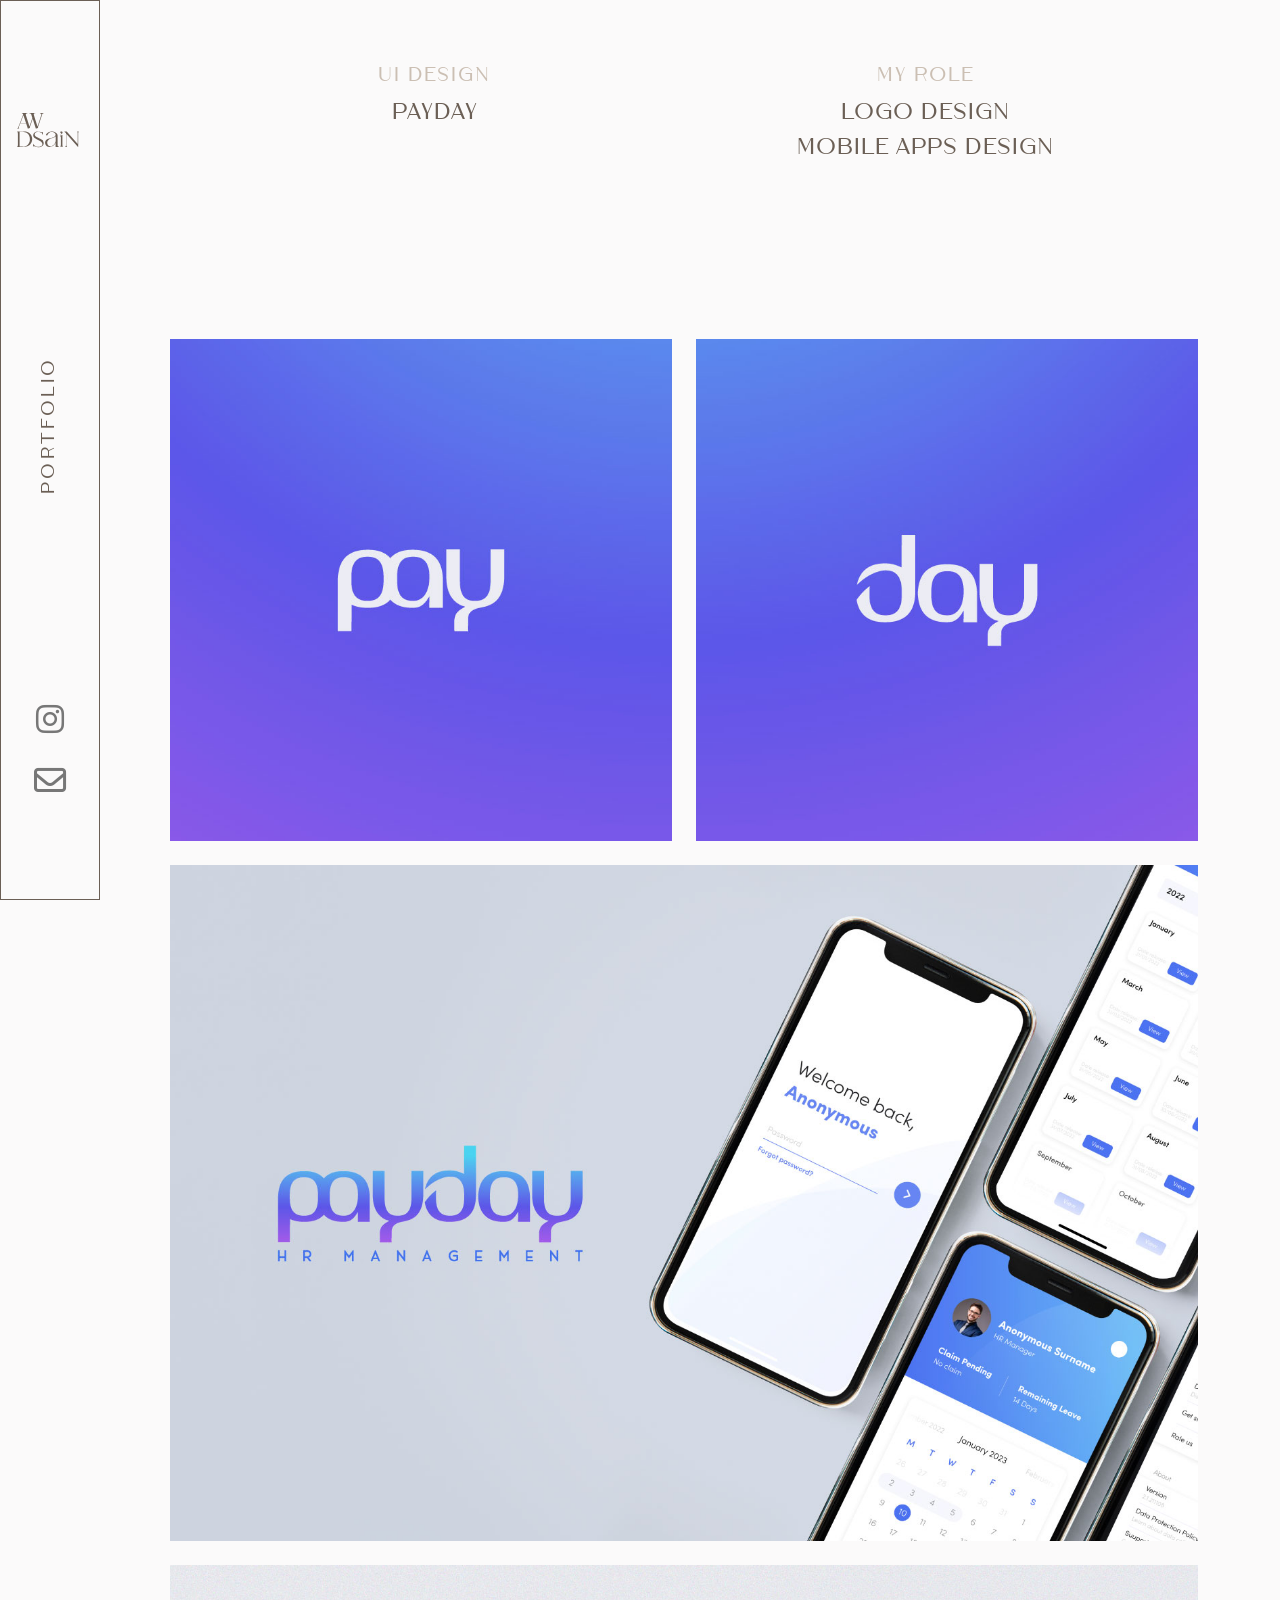
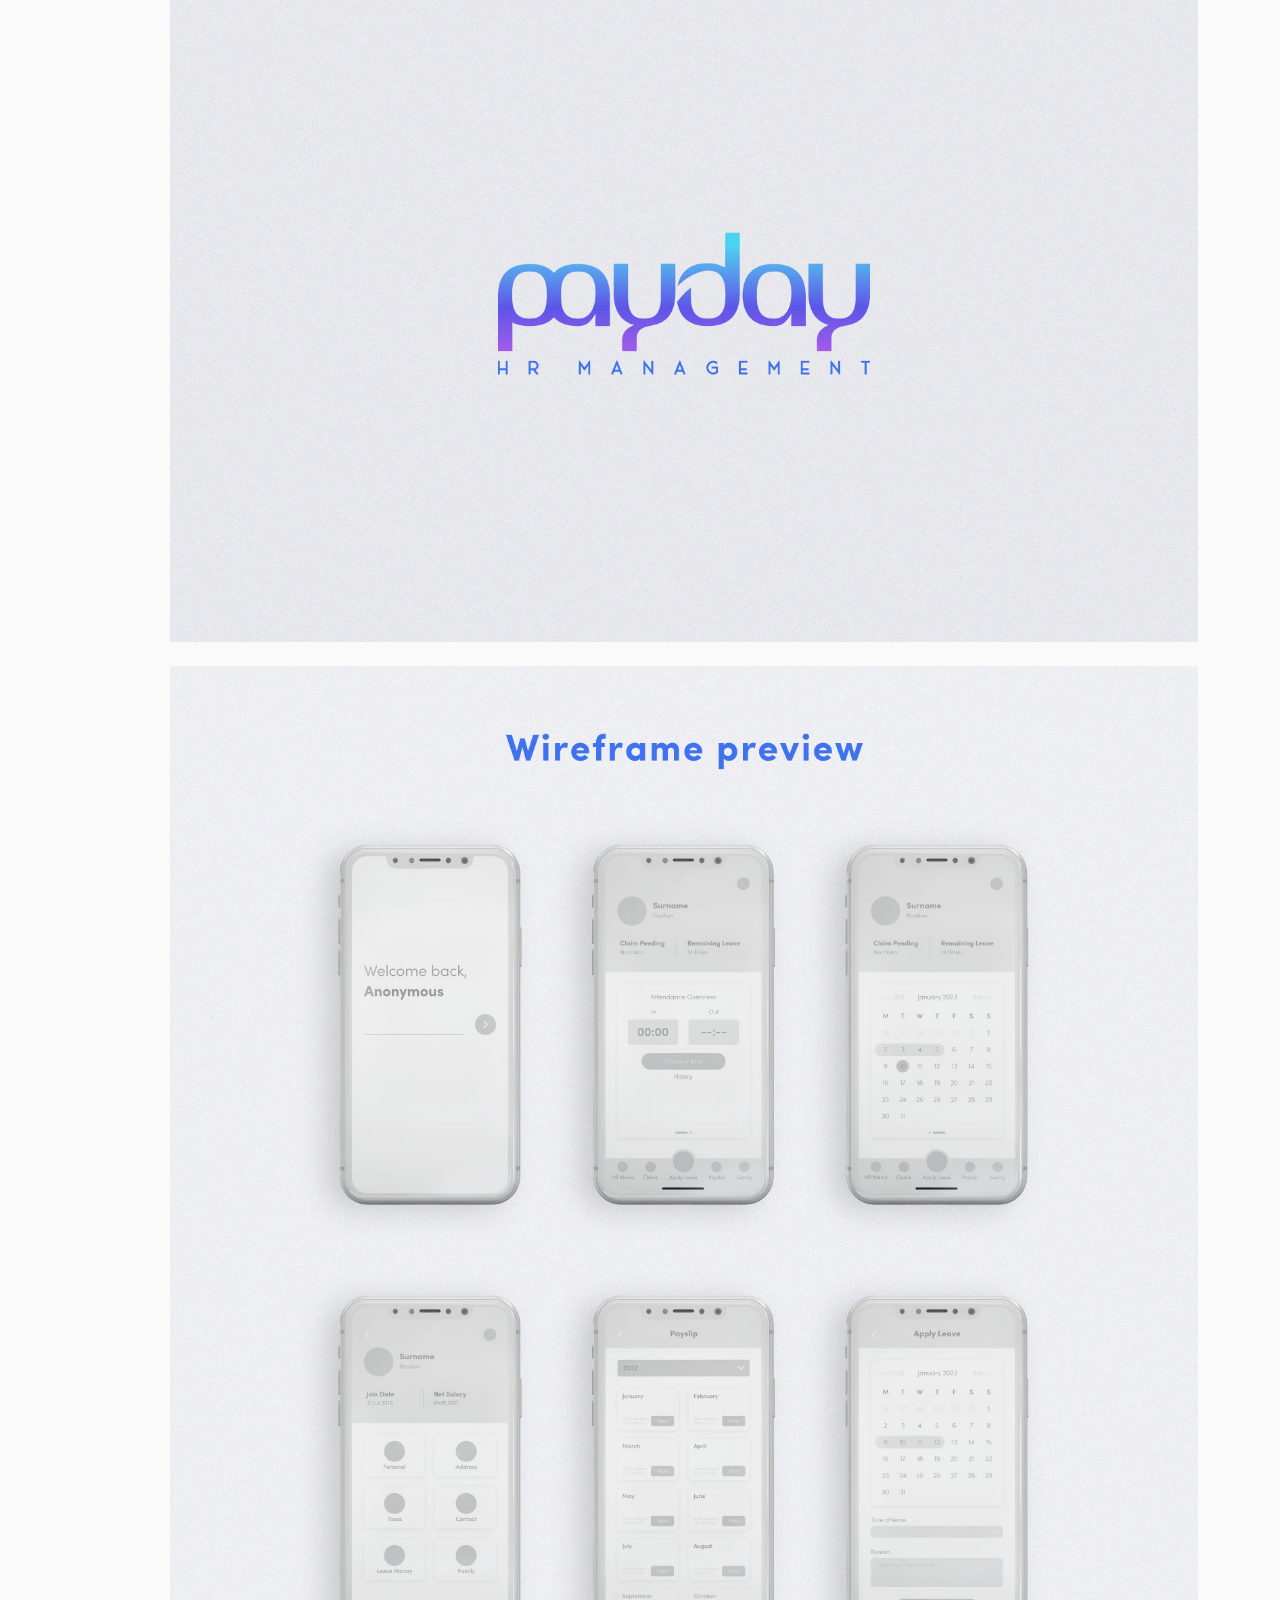
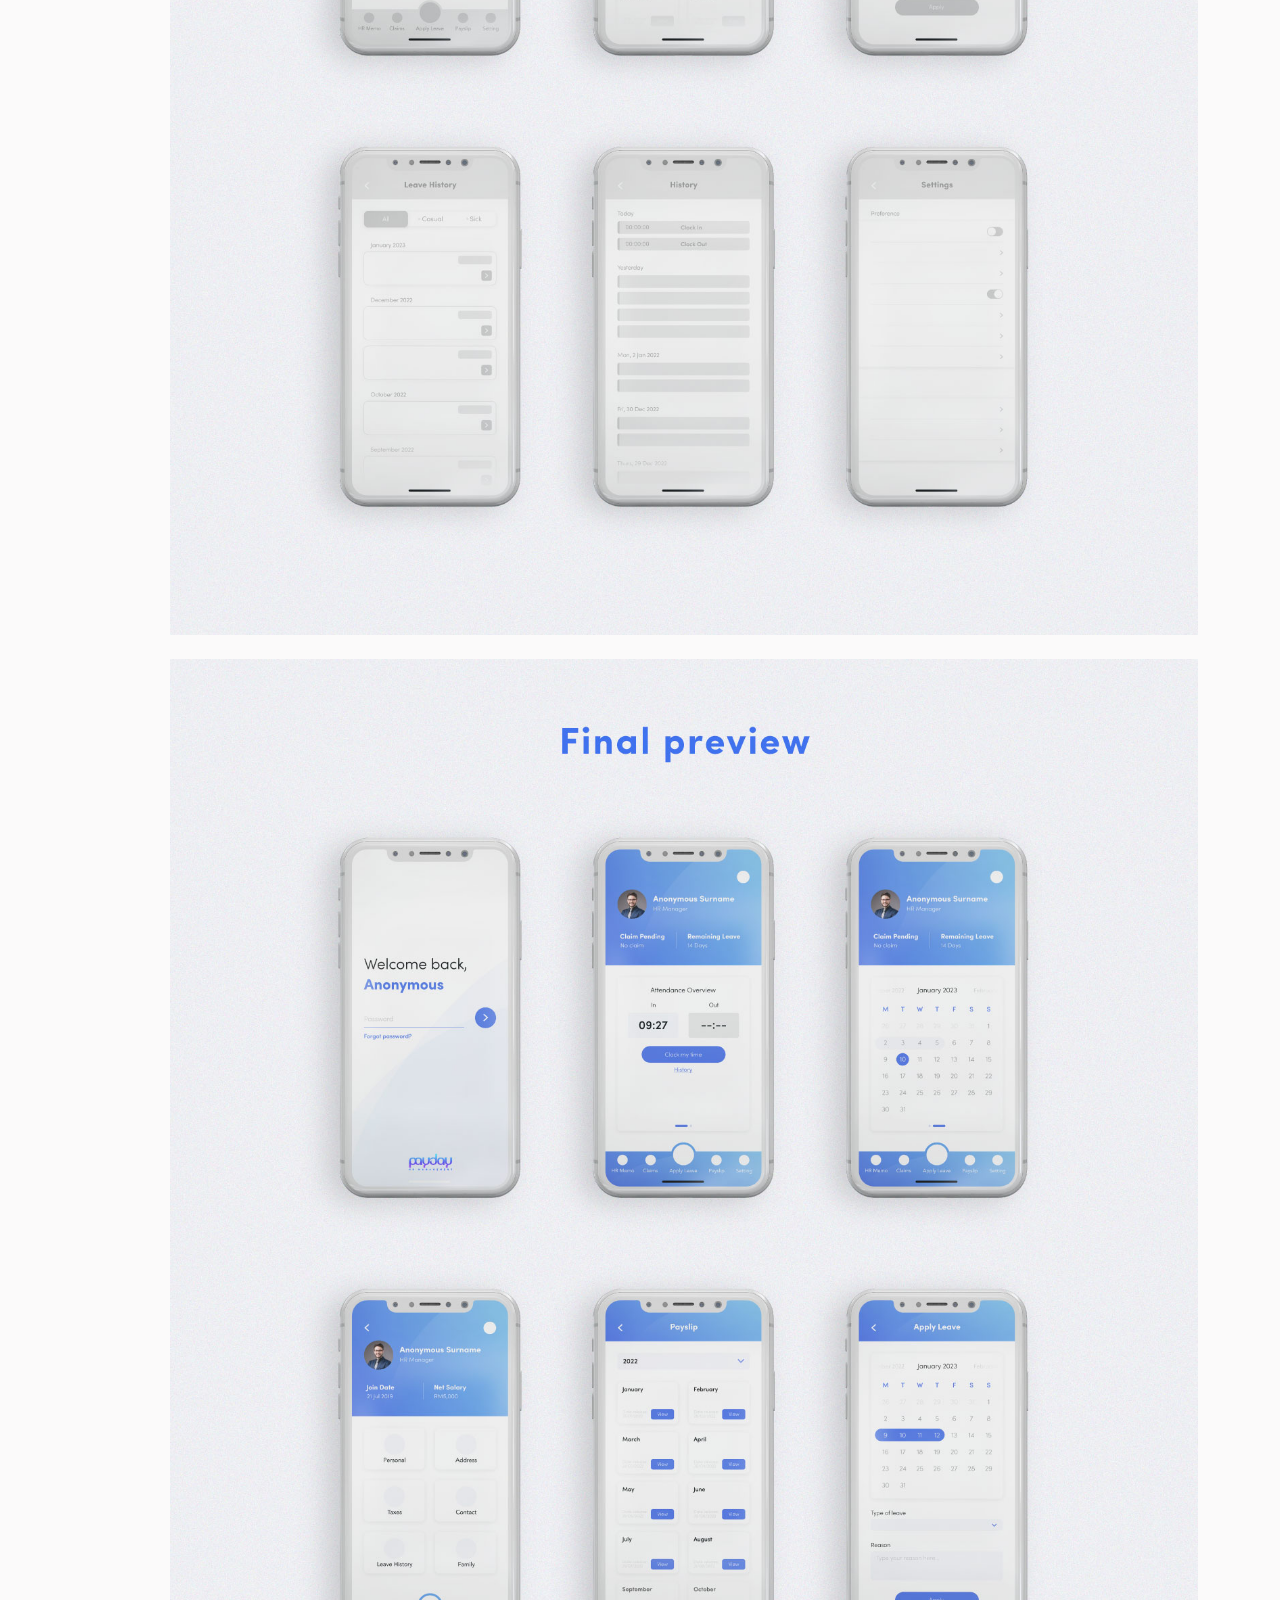
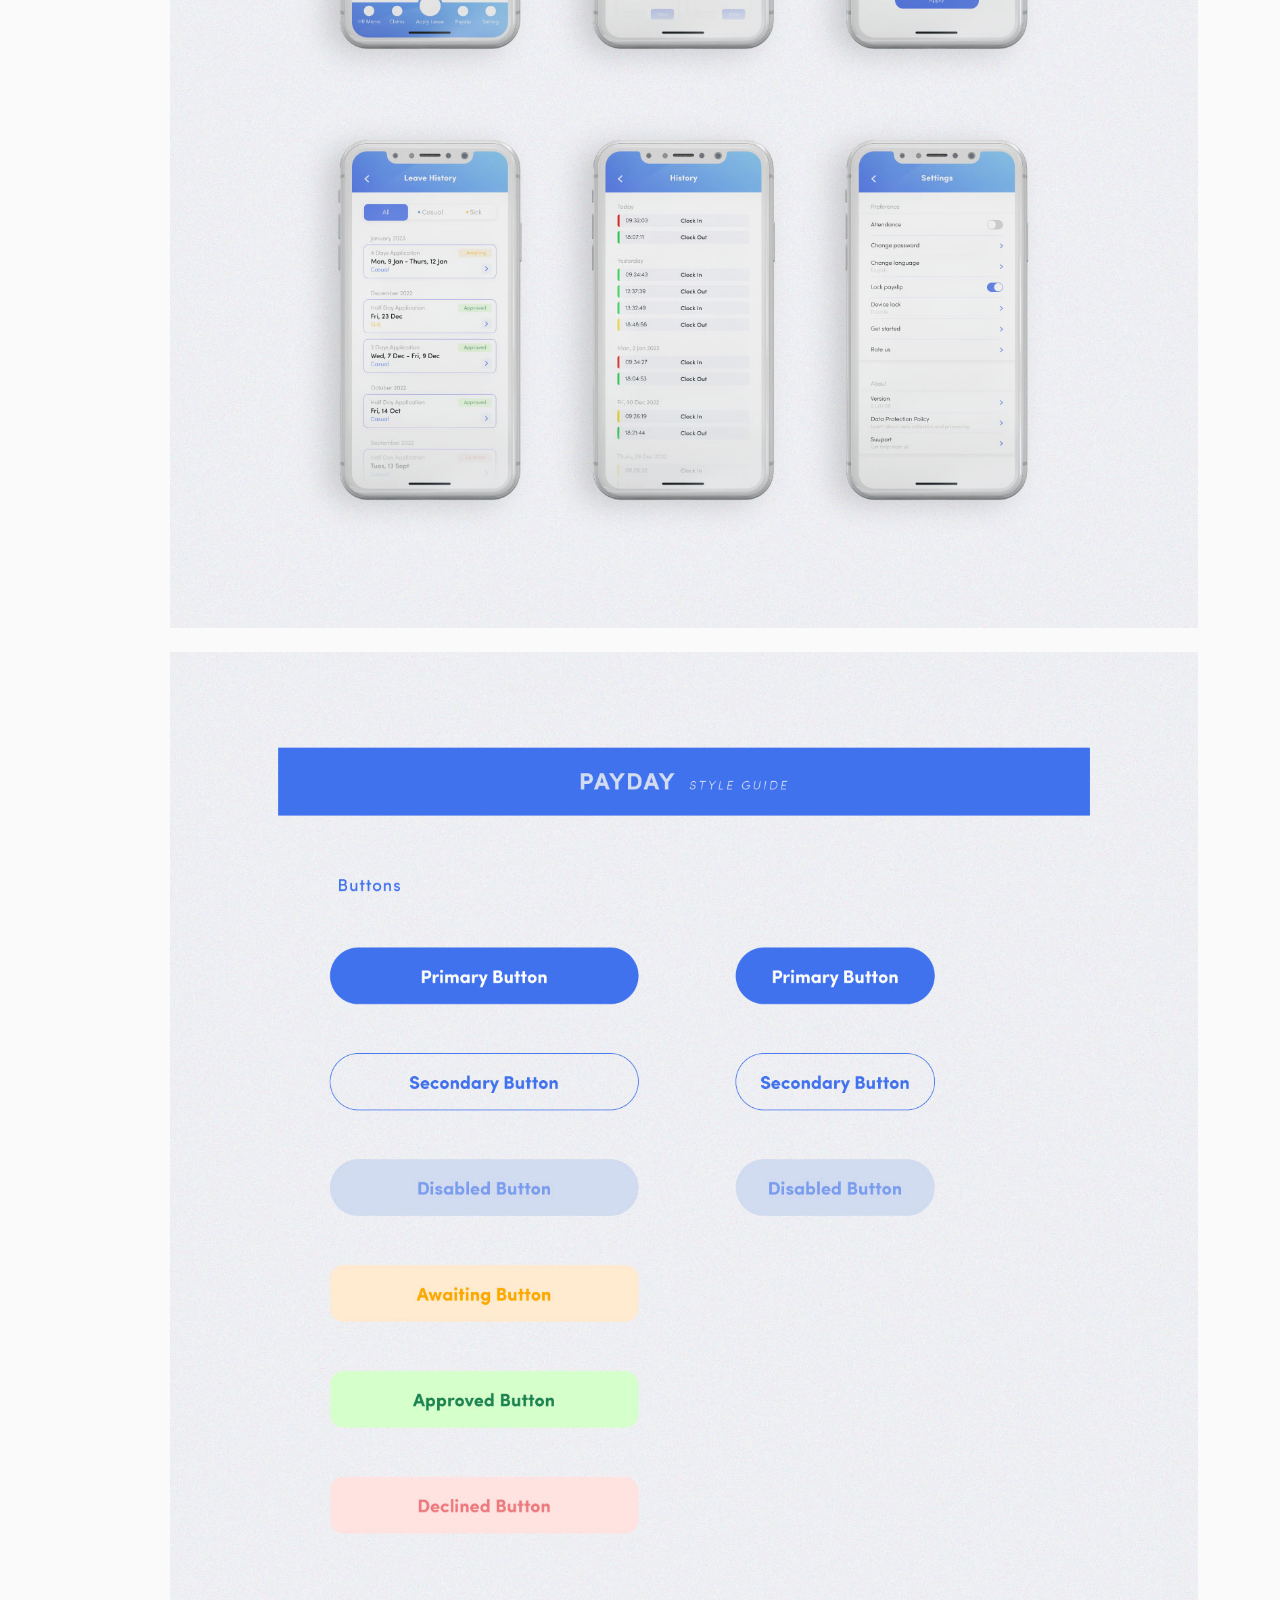
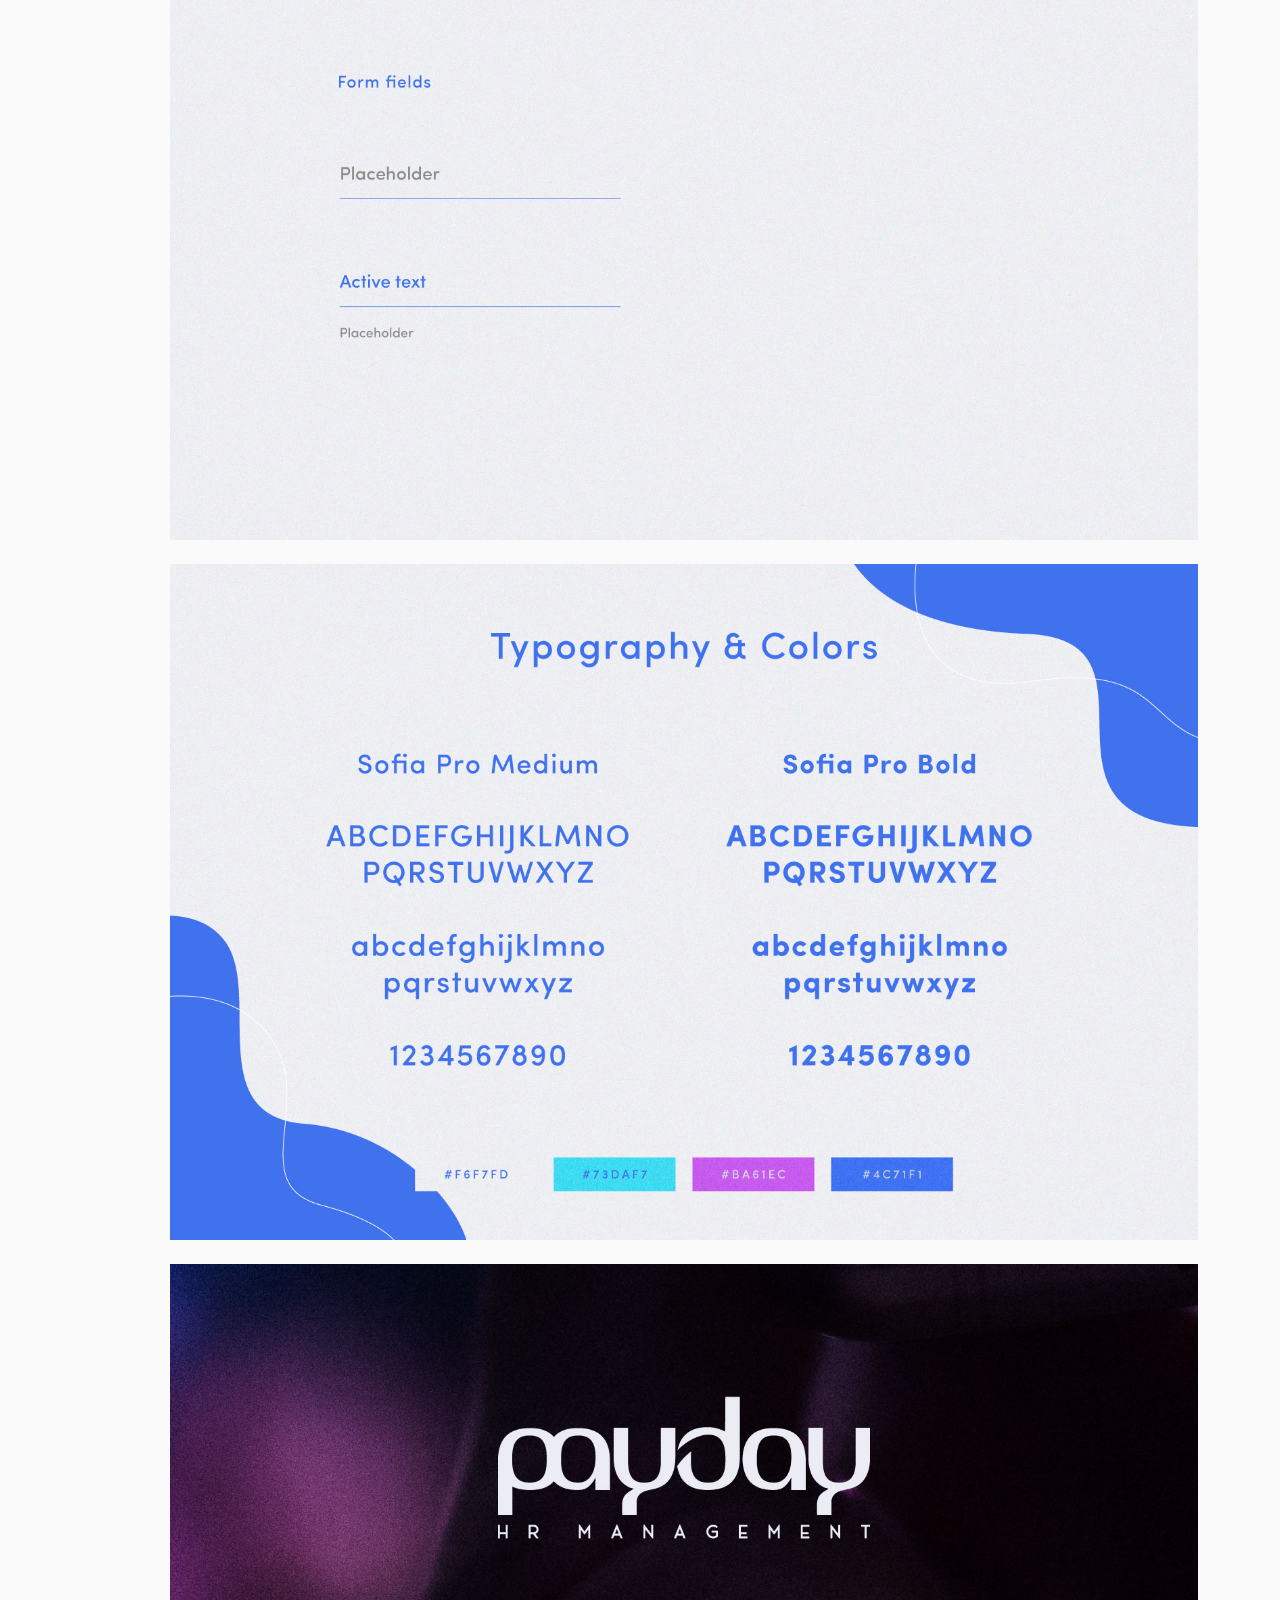
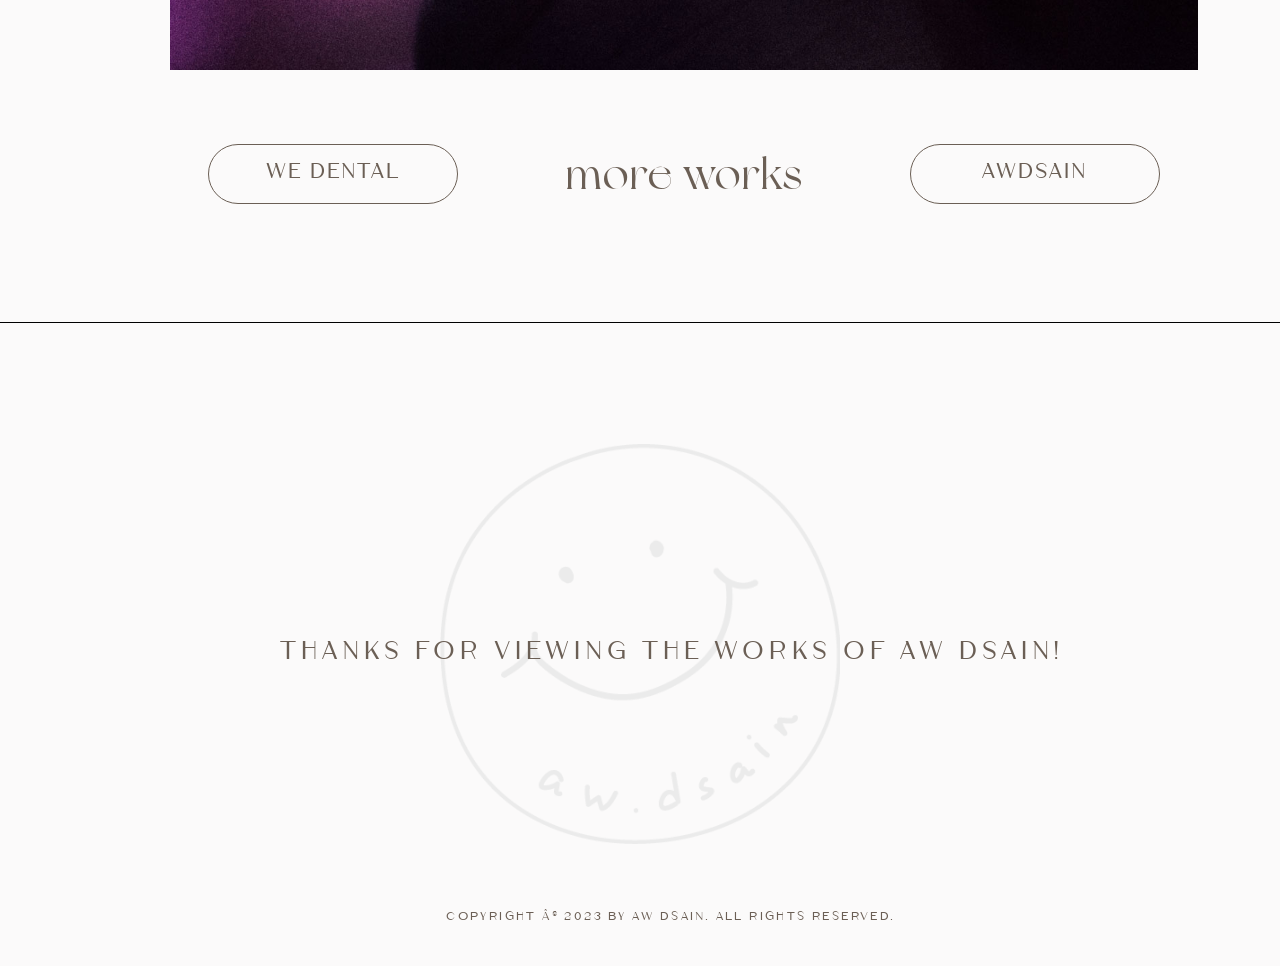
<file: product9.html>
<!DOCTYPE html>
<html lang="en">

<head>
  <meta charset="utf-8">
  <meta content="width=device-width, initial-scale=1.0" name="viewport">

  <title>AW Dsain</title>
  <meta content="" name="description">
  <meta content="" name="keywords">

  <!-- Favicons -->
  <link href="assets/img/footer_img.png" rel="icon">
  <!-- <link href="assets/img/apple-touch-icon.png" rel="apple-touch-icon"> -->

  <!-- Google Fonts -->
  <link href="https://fonts.googleapis.com/css?family=https://fonts.googleapis.com/css?family=Inconsolata:400,500,600,700|Raleway:400,400i,500,500i,600,600i,700,700i" rel="stylesheet">

  <!-- Vendor CSS Files -->
  <link href="assets/vendor/aos/aos.css" rel="stylesheet">
  <link href="assets/vendor/bootstrap/css/bootstrap.min.css" rel="stylesheet">
  <link href="assets/vendor/bootstrap-icons/bootstrap-icons.css" rel="stylesheet">
  <link href="assets/vendor/swiper/swiper-bundle.min.css" rel="stylesheet">

  <!-- Template Main CSS File -->
  <link href="assets/css/style.css" rel="stylesheet">
  <!-- Link to font-awewsome -->
  <link rel="stylesheet" href="https://cdnjs.cloudflare.com/ajax/libs/font-awesome/6.2.1/css/all.min.css" integrity="sha512-MV7K8+y+gLIBoVD59lQIYicR65iaqukzvf/nwasF0nqhPay5w/9lJmVM2hMDcnK1OnMGCdVK+iQrJ7lzPJQd1w==" crossorigin="anonymous" referrerpolicy="no-referrer" />

</head>

<body>

  <!-- ======= Navbar ======= -->
  <nav class="navbar-side-desktop">
<!-- desktop -->
   <div id="mySidenav" class="sidenav">
      <a href="index.html">

<!-- Generator: Adobe Illustrator 26.3.1, SVG Export Plug-In . SVG Version: 6.00 Build 0)  -->
<svg version="1.1" id="Layer_3" xmlns="http://www.w3.org/2000/svg" xmlns:xlink="http://www.w3.org/1999/xlink" x="0px" y="0px"
   viewBox="0 0 64 64" style="enable-background:new 0 0 64 64;" xml:space="preserve">
<g>
  <path class="st0" d="M15.1,37C15.1,37,15.1,37,15.1,37c-0.4-0.6-0.8-1.2-1.3-1.6c-0.5-0.5-1.2-0.9-1.9-1.2
    c-0.4-0.2-0.9-0.3-1.3-0.4c-0.5-0.1-1-0.2-1.5-0.2c-0.5-0.1-1-0.1-1.5-0.1c-0.5,0-1,0-1.4,0H1.2c-0.1,0-0.1,0-0.1,0.1
    c0,0.1,0,0.1,0.1,0.1c0,0,0.1,0.1,0.1,0.1c0,0,0.1,0.1,0.2,0.1c0.3,0.3,0.4,1,0.4,2.1v10.4c0,0.3,0,0.6,0,0.8
    c0,0.2-0.1,0.4-0.1,0.6c0,0.1-0.1,0.3-0.1,0.3c0,0.1-0.1,0.2-0.1,0.2c-0.1,0.1-0.1,0.2-0.2,0.2c-0.1,0.1-0.2,0.1-0.2,0.2
    c0,0-0.1,0.1,0,0.1c0,0.1,0.1,0.1,0.1,0.1h4.9c0.7,0,1.4,0,2.1-0.1c0.7-0.1,1.4-0.2,2.1-0.3c0.7-0.2,1.4-0.4,2-0.7
    c0.6-0.3,1.2-0.7,1.7-1.3c1.4-1.4,2.1-3.3,2.1-5.4c0-0.7-0.1-1.4-0.3-2.1C15.7,38.3,15.4,37.6,15.1,37z M3.6,33.8
    c0.7,0,1.4,0,2.1,0c0.8,0,1.5,0.1,2.2,0.2c0.7,0.1,1.4,0.3,2.1,0.6c0.7,0.3,1.2,0.6,1.8,1.2c1.4,1.3,2.1,3.2,2.1,5.5
    c0,2.3-0.7,4.1-2.1,5.4c-0.6,0.5-1.1,0.9-1.8,1.2c-0.6,0.3-1.3,0.4-2,0.5c-0.7,0.1-1.4,0.1-2.2,0.1c-0.7,0-1.5,0-2.2,0V33.8z"/>
  <path class="st0" d="M26.4,41.9C26.4,41.9,26.4,41.9,26.4,41.9c-0.3-0.2-0.7-0.4-1.3-0.7c-0.5-0.3-1.2-0.6-2-1
    c-2-1-3.3-1.8-3.8-2.3c-0.4-0.4-0.6-0.9-0.6-1.5c0-0.4,0.1-0.8,0.3-1.1c0.2-0.3,0.4-0.6,0.8-0.8c0.3-0.2,0.7-0.4,1.1-0.5
    c0.8-0.2,1.7-0.2,2.5,0c0.4,0.1,0.8,0.2,1.2,0.4c0.4,0.2,0.7,0.4,1,0.6c0.3,0.2,0.6,0.5,0.8,0.9c0.1,0.1,0.2,0.3,0.2,0.4
    c0.1,0.1,0.1,0.3,0.2,0.5c0,0.1,0.1,0.1,0.1,0.1c0.1,0,0.1-0.1,0.1-0.1v-2.6c0-0.1,0-0.1-0.1-0.1c0,0-0.1,0-0.1,0l0,0
    c-0.2,0.2-0.5,0.3-0.8,0.3c-0.3,0-0.7-0.1-1.2-0.3c-1.7-0.6-3.2-0.7-4.6-0.3c-0.6,0.2-1.1,0.4-1.5,0.7c-0.4,0.3-0.8,0.7-1.1,1.2
    c-0.3,0.5-0.4,1-0.4,1.6c0,0.7,0.2,1.2,0.5,1.7c0.3,0.5,0.8,0.9,1.3,1.3c0.3,0.2,0.7,0.5,1.2,0.8c0.5,0.3,1.2,0.6,1.9,1
    c0.7,0.4,1.3,0.7,1.8,0.9c0.4,0.2,0.8,0.4,0.9,0.6c0.4,0.3,0.8,0.6,1.1,1.1c0.3,0.4,0.5,0.9,0.5,1.3c0,0.5-0.1,0.9-0.3,1.2
    c-0.2,0.3-0.5,0.6-0.8,0.9c-0.3,0.2-0.7,0.4-1.2,0.5c-0.5,0.1-0.9,0.2-1.4,0.2c-0.4,0-0.8,0-1.3-0.1c-0.5-0.1-0.9-0.2-1.3-0.4
    c-0.4-0.2-0.8-0.4-1.2-0.6c-0.4-0.3-0.7-0.5-0.9-0.7c-0.3-0.3-0.4-0.7-0.6-1c0,0,0-0.1-0.1-0.1c0-0.1-0.1-0.1-0.1-0.1
    c-0.1,0-0.1,0.1-0.1,0.1v2.6c0,0.1,0.1,0.1,0.1,0.1c0,0,0.1,0,0.1-0.1c0,0,0.1,0,0.1-0.1l0,0c0.2-0.1,0.3-0.1,0.4-0.1
    c0.2,0,0.4,0,0.5,0l0,0c0.2,0,0.4,0.1,0.7,0.1c0.1,0,0.2,0.1,0.3,0.1c0,0,0.1,0,0.1,0c0.1,0,0.2,0.1,0.3,0.1c0.5,0.1,1,0.3,1.4,0.4
    c0.4,0.1,1,0.2,1.5,0.2c1.5,0,2.7-0.4,3.7-1.2c1-0.8,1.4-1.7,1.4-2.8c0-0.6-0.2-1.2-0.5-1.7C27.3,42.7,26.9,42.3,26.4,41.9z"/>
  <path class="st0" d="M63,33.5c0-0.1-0.1-0.1-0.1-0.1h-1.7c-0.1,0-0.1,0-0.1,0.1c0,0.1,0,0.1,0,0.1c0,0,0.1,0.1,0.1,0.1
    c0,0,0.1,0.1,0.1,0.1c0.1,0.2,0.3,0.4,0.3,0.7c0.1,0.3,0.1,0.8,0.1,1.3V46l-11-12.6c0,0-0.1,0-0.1,0h-2.4c-0.1,0-0.1,0-0.1,0.1
    c0,0.1,0,0.1,0.1,0.1c0.2,0.1,0.3,0.2,0.5,0.3c0.3,0.2,0.7,0.6,1.2,1.1l0.1,0.1v11.3c0,1-0.1,1.6-0.3,1.9c0,0.1-0.1,0.1-0.2,0.2
    c-0.1,0.1-0.1,0.1-0.2,0.2c0,0-0.1,0.1,0,0.1c0,0.1,0.1,0.1,0.1,0.1H51c0.1,0,0.1,0,0.1-0.1c0-0.1,0-0.1-0.1-0.1c0,0-0.1,0-0.1-0.1
    c0,0-0.1-0.1-0.2-0.1c-0.3-0.3-0.4-1-0.4-2V35.7L62,48.9c0,0,0.1,0,0.1,0c0,0,0,0,0,0c0.1,0,0.1-0.1,0.1-0.1V35.9
    c0-0.5,0-0.9,0.1-1.2c0.1-0.3,0.1-0.5,0.2-0.7c0.1-0.1,0.1-0.1,0.2-0.2c0.1-0.1,0.1-0.1,0.2-0.2C63,33.6,63,33.5,63,33.5z"/>
  <path class="st0" d="M42.9,48.5c-0.1,0-1.3,0-1.3-1.3v-9.8c0-0.1,0-1.1-0.8-2c-1.5-1.9-4.3-2-5.4-2c-1.7,0-3.2,1-3.9,1.6
    c-0.4,0.3-0.9,0.8-1.5,1.5l0,0c0,0,0,0,0,0c-0.1,0.1,0,0.2,0,0.3l0.7,0.8c0.1,0.1,0.1,0.1,0.2,0.1c0.1,0,0.1-0.1,0.2-0.1
    c0,0,0.4-0.9,1.1-1.8c1-1.2,2-1.8,3.1-1.8c1.5,0,4.3,0.6,4.3,2.8c0,2.1-2.4,2.7-4.2,3.1c-0.2,0-0.3,0.1-0.5,0.1
    c-1.2,0.3-2.4,0.6-3.4,1.1c-2.3,1.2-2.8,3.4-2.2,5c0.6,1.8,2.2,2.9,4.2,2.9c0.7,0,1.3-0.1,1.9-0.4c2.2-0.9,3.5-2.1,4.2-3.9v4.1
    c0,0.1,0.1,0.2,0.2,0.2h2.9c0.2,0,0.3-0.1,0.3-0.2C43.2,48.6,43,48.5,42.9,48.5z M31.2,44.6c0-2.4,2.6-3.9,4.3-4.3l0.3-0.1
    c1.3-0.3,3.1-0.8,3.9-2v4.5c0,0,0,1-0.6,2.2c-1.1,2.2-3.3,3.4-4.8,3.4C32.5,48.3,31.2,46.7,31.2,44.6z"/>
  <path class="st0" d="M46.6,48.2c0-0.2-0.2-1.2-0.2-1.7v-9.5c0-0.1-0.1-0.1-0.1-0.1h0c0,0,0,0,0,0L44,37.7c-0.1,0-0.1,0.1-0.1,0.1
    c0,0.1,0,0.1,0.1,0.1c0.2,0.1,0.4,0.2,0.5,0.3c0.1,0.2,0.2,0.4,0.3,0.6c0,0.2,0.1,0.5,0.1,1c0,0.5,0,1,0,1.7v4.8
    c0,0.4,0,0.8-0.1,1.2c0,0.4-0.2,0.7-0.5,1c0,0,0,0.1,0,0.1c0,0,0.1,0.1,0.1,0.1H47c0.1,0,0.1,0,0.1-0.1c0-0.1,0-0.1,0-0.1
    C46.9,48.6,46.8,48.4,46.6,48.2z"/>
  <path class="st0" d="M44.3,34.9c0,0,0.1,0,0.1,0c0.3-0.1,0.6,0,0.8,0.1c0.1,0.1,0.2,0.2,0.2,0.3c0,0.2-0.2,0.5-0.7,0.8
    c-0.1,0-0.1,0.1-0.1,0.2c0,0.1,0.1,0.1,0.1,0.1c0,0,0,0,0,0c1.4-0.4,1.9-1.2,1.9-1.9c0-0.7-0.5-1.1-1.2-1.1c-0.4,0-0.7,0.1-1,0.4
    C44.3,34.1,44.2,34.4,44.3,34.9C44.3,34.9,44.3,34.9,44.3,34.9z"/>
  <path class="st0" d="M20.2,30.6c0.1,0,0.1,0,0.2,0l1.5-0.6c0.1,0,0.2-0.2,0.2-0.3c0-0.1,0-0.1,0-0.2L22,29.4c0,0,0-0.1,0-0.2
    c0,0,0-0.1,0-0.2l3.9-11.8c0.2-0.7,0.4-1.1,0.6-1.4c0.2-0.2,0.5-0.4,0.8-0.4c0.2,0,0.2-0.1,0.2-0.2c0-0.1-0.1-0.2-0.2-0.2
    c0,0,0,0,0,0c-0.4,0-0.7,0.1-0.9,0.1h-0.9c-0.3,0-0.7,0-1.3-0.1c-0.2,0-0.3,0.1-0.3,0.2c0,0.1,0,0.1,0,0.1c0.1,0.1,0.2,0.1,0.2,0.1
    c1.2,0,1.3,0.5,1.3,0.9c0,0.2,0,0.4-0.1,0.7l-3.7,11.4c0,0,0,0,0,0c-0.5-1.1-2.4-7.2-3.7-11.4c-0.1-0.3-0.1-0.5-0.1-0.7
    c0-0.3,0.1-0.6,0.3-0.7c0.2-0.2,0.6-0.2,1-0.3c0.1,0,0.2,0,0.2-0.1c0,0,0.1-0.1,0-0.1c0,0,0-0.2-0.3-0.2c0,0,0,0,0,0
    c-0.5,0-0.9,0.1-1.2,0.1h-2.9c-0.3,0-0.7,0-1.2-0.1c-0.2,0-0.3,0.1-0.3,0.2c0,0.1,0,0.1,0,0.2c0.1,0.1,0.2,0.1,0.2,0.1
    c0.5,0,0.9,0.2,1.2,0.4c0.3,0.2,0.5,0.7,0.7,1.4l0.7,2.3c0,0,0,0,0,0.1c0.1,0.3,0.1,0.4,0.1,0.5c0,0.1,0,0.2-0.1,0.4l-2.7,8.1
    L9.9,17.2c-0.1-0.3-0.1-0.5-0.1-0.7c0-0.6,0.4-0.9,1.3-1c0,0,0.1,0,0.2-0.1c0,0,0.1-0.1,0-0.2c0-0.1-0.1-0.2-0.3-0.2c0,0,0,0,0,0
    c-0.5,0-0.9,0.1-1.2,0.1H7c-0.2,0-0.5,0-0.9-0.1c-0.2,0-0.2,0.1-0.2,0.2c0,0.1,0.1,0.2,0.2,0.2c0,0,0,0,0,0c0.3,0,0.6,0.2,0.8,0.4
    C6.9,16,7,16.2,7.2,16.4c-0.3,0.8-4.3,11.5-4.6,12.2c0,0.1-0.1,0.1-0.1,0.2c-0.2,0.4-0.3,0.8-0.6,1.1c-0.3,0.3-0.5,0.4-0.6,0.4
    l-0.1,0C1,30.4,1,30.4,1,30.5c0,0.1,0.1,0.1,0.1,0.1h2.2c0.1,0,0.1,0,0.1-0.1c0-0.1,0-0.1-0.1-0.1l-0.1,0C3.1,30.2,3,30,2.9,29.9
    c-0.1-0.2-0.1-0.3-0.1-0.4c0-0.2,0-0.4,0.1-0.6c0.1-0.2,0.9-2.4,1.4-3.6h5.8l1.7,5.1c0,0.2,0.2,0.2,0.3,0.2c0.1,0,0.1,0,0.2,0
    l1.5-0.6c0.1,0,0.2-0.1,0.2-0.3c0,0,0-0.1,0-0.2c0,0,0,0,0,0l-0.1-0.1c0.1-0.5,1.7-5.2,2.8-8.6l3.1,9.6
    C19.9,30.5,20,30.6,20.2,30.6z M4.5,24.9l2.9-7.7c0,0.1,0,0.1,0.1,0.2l2.5,7.6H4.5z M27.3,15.2L27.3,15.2L27.3,15.2L27.3,15.2z"/>
</g>
</svg>

      </a>
        <!-- <a class="navbar-brand" href="index.html" style="color: #6B5F55;">Aw<span class="navbar-brand" style="display: block;">DSaiN</span></a> -->
        <a class="navbar-font" href="index.html">Portfolio</a>
        <div class="navbar-deks-icon">
            <a href="https://www.instagram.com/awdsain/" target="_blank" i class="fa-brands fa-instagram fa-2xl" style="padding: 30px 10px;"></i></a>
            
            <a href="mailto: awdsainer@gmail.com" i class="fa-regular fa-2xl fa-envelope" style="padding: 30px 8px;"></i></a>
          </div>  
    </div>

  </nav> 
<!-- mobile -->
  <nav class="navbar navbar-light custom-navbar">
    <div class="container col-12">
      <a href="index.html">

<!-- Generator: Adobe Illustrator 26.3.1, SVG Export Plug-In . SVG Version: 6.00 Build 0)  -->
<svg version="1.1" id="Layer_2" xmlns="http://www.w3.org/2000/svg" xmlns:xlink="http://www.w3.org/1999/xlink" x="0px" y="0px"
   viewBox="0 0 70 70" style="enable-background:new 0 0 70 70;" xml:space="preserve">

<g>
  <path class="st0" d="M16.2,40.6C16.2,40.6,16.2,40.6,16.2,40.6c-0.4-0.7-0.9-1.3-1.5-1.8c-0.6-0.5-1.3-1-2.1-1.3
    c-0.5-0.2-1-0.3-1.5-0.5c-0.5-0.1-1.1-0.2-1.6-0.3c-0.6-0.1-1.1-0.1-1.7-0.1c-0.5,0-1.1,0-1.6,0H0.8c-0.1,0-0.1,0-0.1,0.1
    c0,0.1,0,0.1,0.1,0.2c0.1,0,0.1,0.1,0.2,0.1C0.9,37,1,37,1.1,37.1c0.3,0.4,0.5,1.1,0.5,2.3v11.5c0,0.4,0,0.7,0,0.9
    c0,0.2-0.1,0.5-0.1,0.6c0,0.2-0.1,0.3-0.1,0.4c0,0.1-0.1,0.2-0.1,0.2C1.1,53.2,1,53.2,1,53.3c-0.1,0.1-0.2,0.1-0.3,0.2
    c0,0-0.1,0.1,0,0.2c0,0.1,0.1,0.1,0.1,0.1h5.5c0.8,0,1.6,0,2.4-0.1c0.8-0.1,1.6-0.2,2.3-0.4c0.8-0.2,1.5-0.5,2.2-0.8
    c0.7-0.3,1.3-0.8,1.9-1.4c1.5-1.6,2.3-3.6,2.3-6c0-0.8-0.1-1.6-0.3-2.3C16.9,42,16.6,41.2,16.2,40.6z M3.5,37c0.8,0,1.6,0,2.4,0
    c0.8,0,1.7,0.1,2.5,0.2c0.8,0.1,1.6,0.3,2.3,0.6c0.7,0.3,1.4,0.7,1.9,1.3c1.5,1.5,2.3,3.5,2.3,6.1c0,2.5-0.8,4.5-2.3,6
    c-0.6,0.6-1.3,1-2,1.3c-0.7,0.3-1.4,0.5-2.2,0.6c-0.8,0.1-1.6,0.2-2.4,0.1c-0.8,0-1.6,0-2.5,0V37z"/>
  <path class="st0" d="M28.8,46C28.8,46,28.8,46,28.8,46c-0.3-0.2-0.8-0.5-1.4-0.8c-0.6-0.3-1.4-0.7-2.2-1.1
    c-2.2-1.1-3.7-1.9-4.3-2.6c-0.5-0.5-0.7-1-0.7-1.6c0-0.4,0.1-0.8,0.3-1.2c0.2-0.4,0.5-0.7,0.8-0.9c0.3-0.2,0.7-0.4,1.2-0.6
    c0.9-0.3,1.8-0.2,2.8,0c0.5,0.1,0.9,0.3,1.3,0.5c0.4,0.2,0.8,0.4,1.2,0.7c0.3,0.3,0.6,0.6,0.9,0.9c0.1,0.1,0.2,0.3,0.3,0.5
    c0.1,0.2,0.2,0.3,0.2,0.5c0,0.1,0.1,0.1,0.2,0.1c0.1,0,0.1-0.1,0.1-0.1v-2.9c0-0.1,0-0.1-0.1-0.1c-0.1,0-0.1,0-0.2,0l0,0
    c-0.2,0.2-0.5,0.3-0.8,0.3c-0.3,0-0.7-0.1-1.3-0.3c-1.8-0.7-3.5-0.8-5.1-0.3c-0.6,0.2-1.2,0.5-1.7,0.8c-0.5,0.4-0.9,0.8-1.2,1.3
    c-0.3,0.5-0.4,1.1-0.4,1.7c0,0.7,0.2,1.4,0.5,1.9c0.4,0.5,0.8,1,1.5,1.4c0.3,0.2,0.8,0.5,1.4,0.8c0.6,0.3,1.3,0.7,2.1,1.1
    c0.8,0.4,1.5,0.8,2,1c0.5,0.3,0.8,0.5,1,0.6c0.5,0.3,0.9,0.7,1.2,1.2c0.3,0.5,0.5,1,0.5,1.5c0,0.5-0.1,0.9-0.3,1.3
    c-0.2,0.4-0.5,0.7-0.9,0.9c-0.4,0.3-0.8,0.5-1.3,0.6c-0.5,0.1-1,0.2-1.5,0.2c-0.4,0-0.9-0.1-1.4-0.2c-0.5-0.1-1-0.2-1.5-0.4
    c-0.5-0.2-0.9-0.4-1.3-0.7c-0.4-0.3-0.7-0.6-1-0.8c-0.3-0.3-0.5-0.7-0.6-1.1c0,0,0-0.1-0.1-0.1c0-0.1-0.1-0.1-0.2-0.1
    c-0.1,0-0.1,0.1-0.1,0.1V53c0,0.1,0.1,0.1,0.1,0.1c0,0,0.1,0,0.1-0.1c0,0,0.1,0,0.1-0.1l0,0c0.2-0.1,0.3-0.1,0.5-0.2
    c0.2,0,0.4,0,0.6,0l0,0c0.2,0,0.5,0.1,0.8,0.2c0.1,0,0.2,0.1,0.3,0.1c0,0,0.1,0,0.1,0c0.1,0,0.2,0.1,0.3,0.1
    c0.6,0.2,1.1,0.3,1.6,0.4c0.5,0.1,1.1,0.2,1.7,0.2c1.7,0,3-0.4,4.1-1.3c1.1-0.9,1.6-1.9,1.6-3.1c0-0.7-0.2-1.3-0.5-1.9
    C29.8,46.9,29.3,46.4,28.8,46z"/>
  <path class="st0" d="M69.4,36.7c0-0.1-0.1-0.1-0.1-0.1h-1.9c-0.1,0-0.1,0-0.1,0.1c0,0.1,0,0.1,0,0.2c0,0,0.1,0.1,0.2,0.1
    c0.1,0,0.1,0.1,0.1,0.1c0.2,0.2,0.3,0.4,0.4,0.8c0.1,0.4,0.1,0.9,0.1,1.5v11.2L55.7,36.6c0,0-0.1,0-0.1,0h-2.7
    c-0.1,0-0.1,0-0.1,0.1c0,0.1,0,0.1,0.1,0.2c0.2,0.1,0.4,0.2,0.5,0.3c0.3,0.2,0.8,0.6,1.3,1.2l0.1,0.1V51c0,1.1-0.1,1.8-0.4,2.1
    c-0.1,0.1-0.1,0.1-0.2,0.2c-0.1,0.1-0.2,0.1-0.2,0.2c0,0-0.1,0.1,0,0.2c0,0.1,0.1,0.1,0.1,0.1H56c0.1,0,0.1-0.1,0.1-0.1
    c0-0.1,0-0.1-0.1-0.2c-0.1,0-0.1,0-0.1-0.1c0-0.1-0.1-0.1-0.2-0.2c-0.3-0.3-0.4-1.1-0.4-2.2V39.1l12.9,14.7c0,0,0.1,0,0.1,0
    c0,0,0,0,0.1,0c0.1,0,0.1-0.1,0.1-0.1V39.3c0-0.6,0-1,0.1-1.4c0.1-0.3,0.2-0.6,0.3-0.7c0.1-0.1,0.1-0.2,0.2-0.2
    c0.1-0.1,0.1-0.1,0.2-0.2C69.3,36.8,69.4,36.7,69.4,36.7z"/>
  <path class="st0" d="M47.1,53.3c-0.1,0-1.4,0-1.4-1.4V41c0-0.1,0-1.2-0.9-2.2c-1.6-2.1-4.8-2.2-6-2.2c-1.9,0-3.5,1.1-4.3,1.8
    c-0.4,0.3-1,0.9-1.6,1.6l0,0c0,0,0,0,0,0c-0.1,0.1,0,0.3,0,0.3l0.8,0.8c0.1,0.1,0.1,0.1,0.2,0.1c0.1,0,0.2-0.1,0.2-0.2
    c0,0,0.4-1,1.2-2c1.1-1.3,2.2-2,3.5-2c1.7,0,4.8,0.7,4.8,3.1c0,2.3-2.7,3-4.6,3.4c-0.2,0-0.3,0.1-0.5,0.1c-1.3,0.3-2.7,0.6-3.8,1.2
    c-2.6,1.3-3.1,3.7-2.4,5.6c0.7,2,2.5,3.3,4.6,3.3c0.7,0,1.4-0.1,2.1-0.4c2.4-1,3.8-2.3,4.6-4.4v4.5c0,0.1,0.1,0.3,0.3,0.3h3.3
    c0.2,0,0.3-0.1,0.3-0.3C47.4,53.4,47.2,53.3,47.1,53.3z M34.1,48.9c0-2.6,2.8-4.3,4.7-4.8l0.3-0.1c1.5-0.4,3.4-0.9,4.3-2.2v4.9
    c0,0,0,1.1-0.7,2.4c-1.2,2.5-3.6,3.8-5.3,3.8C35.6,53.1,34.1,51.3,34.1,48.9z"/>
  <path class="st0" d="M51.2,52.9c0-0.2-0.2-1.3-0.2-1.9V40.5c0-0.1-0.1-0.1-0.1-0.1h0c0,0,0,0-0.1,0l-2.5,1c-0.1,0-0.1,0.1-0.1,0.1
    c0,0.1,0,0.1,0.1,0.1c0.3,0.1,0.4,0.2,0.6,0.4c0.1,0.2,0.2,0.4,0.3,0.7c0,0.2,0.1,0.6,0.1,1.1c0,0.5,0,1.1,0,1.9v5.3
    c0,0.4,0,0.9-0.1,1.3c-0.1,0.4-0.2,0.8-0.5,1.1c0,0-0.1,0.1,0,0.2c0,0.1,0.1,0.1,0.1,0.1h2.8c0.1,0,0.1,0,0.1-0.1
    c0-0.1,0-0.1,0-0.2C51.5,53.4,51.4,53.2,51.2,52.9z"/>
  <path class="st0" d="M48.7,38.2c0,0,0.1,0,0.1,0c0.3-0.1,0.6,0,0.8,0.1c0.1,0.1,0.2,0.2,0.2,0.4c0,0.2-0.2,0.6-0.7,0.8
    c-0.1,0-0.1,0.1-0.1,0.2c0,0.1,0.1,0.1,0.1,0.1c0,0,0,0,0,0c1.6-0.4,2.1-1.4,2.1-2.1c0-0.7-0.6-1.3-1.3-1.3c-0.4,0-0.8,0.2-1.1,0.4
    c-0.3,0.3-0.4,0.7-0.3,1.1C48.6,38.2,48.6,38.2,48.7,38.2z"/>
  <path class="st0" d="M21.9,33.5c0.1,0,0.1,0,0.2,0l1.7-0.6c0.2-0.1,0.2-0.2,0.2-0.3c0-0.1,0-0.2,0-0.2l-0.1-0.2c0,0,0-0.1,0-0.2
    c0,0,0-0.1,0-0.2l4.3-13.1c0.2-0.8,0.5-1.3,0.7-1.5c0.2-0.3,0.5-0.4,0.9-0.4c0.2,0,0.3-0.1,0.3-0.2c0-0.1-0.1-0.2-0.3-0.2
    c0,0,0,0,0,0c-0.5,0-0.8,0.1-1,0.1h-1c-0.3,0-0.8,0-1.5-0.1c-0.2,0-0.3,0.2-0.3,0.2c0,0.1,0,0.1,0,0.2c0.1,0.1,0.2,0.1,0.2,0.1
    c1.3,0.1,1.5,0.5,1.5,1c0,0.2,0,0.5-0.1,0.8l-4.1,12.7c0,0,0,0,0,0c-0.5-1.2-2.7-8-4.1-12.6c-0.1-0.3-0.2-0.6-0.2-0.8
    c0-0.4,0.1-0.6,0.4-0.8c0.3-0.2,0.6-0.3,1.1-0.3c0.1,0,0.2,0,0.2-0.1c0,0,0.1-0.1,0-0.2c0,0,0-0.2-0.3-0.2c0,0,0,0,0,0
    c-0.6,0-1,0.1-1.3,0.1h-3.3c-0.3,0-0.8,0-1.4-0.1c-0.2,0-0.3,0.2-0.3,0.2c0,0.1,0,0.1,0,0.2c0.1,0.1,0.2,0.1,0.2,0.1
    c0.5,0,1,0.2,1.3,0.4c0.3,0.3,0.6,0.8,0.8,1.5l0.8,2.5c0,0,0,0,0,0.1c0.1,0.3,0.1,0.5,0.1,0.5c0,0.1,0,0.2-0.1,0.5l-3,9l-4.2-12.7
    c-0.1-0.3-0.2-0.6-0.2-0.8c0-0.7,0.5-1,1.4-1.1c0,0,0.2,0,0.2-0.1c0,0,0.1-0.1,0-0.2c0-0.1-0.1-0.2-0.3-0.2c0,0,0,0,0,0
    c-0.6,0-1,0.1-1.3,0.1H7.2c-0.2,0-0.5,0-1-0.1C6,16.2,6,16.3,6,16.5c0,0.1,0.1,0.2,0.2,0.2c0,0,0,0,0,0c0.4,0,0.6,0.2,0.9,0.4
    c0.1,0.1,0.2,0.3,0.4,0.6c-0.3,0.9-4.8,12.7-5.1,13.5c0,0.1-0.1,0.1-0.1,0.2c-0.2,0.4-0.4,0.9-0.7,1.2C1.2,33,1,33.1,0.8,33.1
    l-0.1,0c-0.1,0-0.1,0.1-0.1,0.2c0,0.1,0.1,0.1,0.1,0.1h2.5c0.1,0,0.1,0,0.1-0.1c0-0.1,0-0.1-0.1-0.2l-0.1,0C3,33,2.8,32.8,2.8,32.6
    c-0.1-0.2-0.1-0.3-0.1-0.5c0-0.2,0-0.4,0.1-0.7c0.1-0.2,1-2.6,1.5-3.9h6.4l1.9,5.6c0,0.2,0.2,0.3,0.3,0.3c0.1,0,0.2,0,0.2,0
    l1.7-0.6c0.2-0.1,0.2-0.2,0.2-0.3c0,0,0-0.1-0.1-0.2c0,0,0,0,0,0l-0.1-0.2c0.1-0.5,1.9-5.8,3.1-9.6l3.5,10.6
    C21.6,33.4,21.7,33.5,21.9,33.5z M4.5,27.1l3.3-8.6c0,0.1,0,0.1,0.1,0.2l2.8,8.4H4.5z M29.8,16.4L29.8,16.4L29.8,16.4L29.8,16.4z"
    />
</g>
</svg>


      </a>
      <!-- <a class="navbar-brand" href="index.html">Aw<span class="navbar-brand" style="display: block; margin-top: -23px;">DSaiN</span></a> -->
      <a class="mb-title" href="index.html">Portfolio</a>
      <div class="iconss">
        <a href="https://www.instagram.com/awdsain/" i class="fa-brands fa-xl fa-instagram" style="padding: 0px 10px;"></i></a>
        <!-- <a href="index.html" i class="fa-brands fa-behance" style="padding: 0px 10px;"></i></a> -->
        <a href="mailto: awdsainer@gmail.com" i class="fa-regular fa-xl fa-envelope" style="padding: 0px 10px;"></i></a>
      </div>      
    </div>
  </nav>
<!-- mob_425 -->
  <nav class="navbar navbar-light nav_mb_425QQ">
    <div class="container col-12" id="QQAB">
      <a href="index.html">
     
<!-- Generator: Adobe Illustrator 26.3.1, SVG Export Plug-In . SVG Version: 6.00 Build 0)  -->
<svg version="1.1" id="Layer_1" xmlns="http://www.w3.org/2000/svg" xmlns:xlink="http://www.w3.org/1999/xlink" x="0px" y="0px"
   viewBox="0 0 48 48" style="enable-background:new 0 0 48 48;" xml:space="preserve">

<g>
  <path class="st0" d="M11.1,27.8C11.1,27.8,11.1,27.8,11.1,27.8c-0.3-0.5-0.6-0.9-1-1.3c-0.4-0.4-0.9-0.7-1.5-0.9
    c-0.3-0.1-0.7-0.2-1-0.3c-0.4-0.1-0.7-0.1-1.1-0.2c-0.4,0-0.8-0.1-1.2-0.1c-0.4,0-0.7,0-1.1,0H0.5c0,0-0.1,0-0.1,0.1
    c0,0,0,0.1,0,0.1c0,0,0.1,0.1,0.1,0.1c0,0,0.1,0.1,0.1,0.1C0.9,25.7,1,26.2,1,27v7.9c0,0.2,0,0.5,0,0.6c0,0.2,0,0.3-0.1,0.4
    c0,0.1-0.1,0.2-0.1,0.3c0,0.1-0.1,0.1-0.1,0.1c0,0.1-0.1,0.1-0.1,0.2c-0.1,0-0.1,0.1-0.2,0.1c0,0,0,0.1,0,0.1c0,0,0.1,0.1,0.1,0.1
    h3.7c0.5,0,1.1,0,1.6-0.1c0.5,0,1.1-0.1,1.6-0.3C8,36.4,8.5,36.3,9,36c0.5-0.2,0.9-0.6,1.3-1c1.1-1.1,1.6-2.5,1.6-4.1
    c0-0.5-0.1-1.1-0.2-1.6C11.6,28.8,11.4,28.3,11.1,27.8z M2.4,25.4c0.5,0,1.1,0,1.6,0c0.6,0,1.2,0.1,1.7,0.1
    c0.5,0.1,1.1,0.2,1.6,0.4c0.5,0.2,0.9,0.5,1.3,0.9c1,1,1.6,2.4,1.6,4.2c0,1.7-0.5,3.1-1.6,4.1c-0.4,0.4-0.9,0.7-1.4,0.9
    c-0.5,0.2-1,0.3-1.5,0.4c-0.5,0.1-1.1,0.1-1.7,0.1c-0.6,0-1.1,0-1.7,0V25.4z"/>
  <path class="st0" d="M19.7,31.5C19.7,31.5,19.7,31.5,19.7,31.5c-0.2-0.2-0.6-0.3-1-0.6c-0.4-0.2-0.9-0.5-1.5-0.8
    c-1.5-0.7-2.5-1.3-2.9-1.8c-0.3-0.3-0.5-0.7-0.5-1.1c0-0.3,0.1-0.6,0.2-0.8c0.1-0.2,0.3-0.5,0.6-0.6c0.2-0.2,0.5-0.3,0.8-0.4
    c0.6-0.2,1.3-0.2,1.9,0c0.3,0.1,0.6,0.2,0.9,0.3c0.3,0.1,0.6,0.3,0.8,0.5c0.2,0.2,0.4,0.4,0.6,0.6c0.1,0.1,0.1,0.2,0.2,0.3
    c0.1,0.1,0.1,0.2,0.2,0.3c0,0,0.1,0.1,0.1,0.1c0,0,0.1-0.1,0.1-0.1v-2c0,0,0-0.1-0.1-0.1c0,0-0.1,0-0.1,0l0,0
    c-0.2,0.1-0.4,0.2-0.6,0.2c-0.2,0-0.5-0.1-0.9-0.2c-1.3-0.5-2.4-0.6-3.5-0.2c-0.4,0.1-0.8,0.3-1.2,0.6c-0.3,0.2-0.6,0.5-0.8,0.9
    c-0.2,0.4-0.3,0.8-0.3,1.2c0,0.5,0.1,0.9,0.4,1.3c0.2,0.4,0.6,0.7,1,1c0.2,0.2,0.5,0.4,0.9,0.6c0.4,0.2,0.9,0.5,1.4,0.7
    c0.6,0.3,1,0.5,1.4,0.7c0.3,0.2,0.6,0.3,0.7,0.4c0.3,0.2,0.6,0.5,0.9,0.8c0.2,0.3,0.4,0.7,0.4,1c0,0.3-0.1,0.6-0.2,0.9
    c-0.2,0.3-0.4,0.5-0.6,0.6c-0.3,0.2-0.6,0.3-0.9,0.4c-0.3,0.1-0.7,0.1-1.1,0.1c-0.3,0-0.6,0-1-0.1c-0.3-0.1-0.7-0.2-1-0.3
    c-0.3-0.1-0.6-0.3-0.9-0.5c-0.3-0.2-0.5-0.4-0.7-0.6c-0.2-0.2-0.3-0.5-0.4-0.7c0,0,0-0.1,0-0.1c0,0-0.1-0.1-0.1-0.1
    c0,0-0.1,0.1-0.1,0.1v2c0,0.1,0,0.1,0.1,0.1c0,0,0.1,0,0.1,0c0,0,0,0,0.1-0.1l0,0c0.1-0.1,0.2-0.1,0.3-0.1c0.1,0,0.3,0,0.4,0l0,0
    c0.2,0,0.3,0.1,0.5,0.1c0.1,0,0.2,0,0.2,0.1c0,0,0.1,0,0.1,0c0.1,0,0.1,0.1,0.2,0.1c0.4,0.1,0.8,0.2,1.1,0.3
    c0.3,0.1,0.7,0.1,1.2,0.1c1.1,0,2.1-0.3,2.8-0.9c0.7-0.6,1.1-1.3,1.1-2.1c0-0.5-0.1-0.9-0.4-1.3C20.4,32.2,20.1,31.8,19.7,31.5z"/>
  <path class="st0" d="M47.6,25.1C47.6,25.1,47.5,25.1,47.6,25.1l-1.4-0.1c0,0-0.1,0-0.1,0.1s0,0.1,0,0.1c0,0,0.1,0.1,0.1,0.1
    c0,0,0.1,0.1,0.1,0.1c0.1,0.1,0.2,0.3,0.3,0.5c0.1,0.2,0.1,0.6,0.1,1v7.7l-8.4-9.6c0,0,0,0-0.1,0h-1.9c0,0-0.1,0-0.1,0.1
    c0,0,0,0.1,0.1,0.1c0.1,0.1,0.3,0.1,0.4,0.2c0.2,0.1,0.5,0.4,0.9,0.8l0.1,0.1V35c0,0.7-0.1,1.2-0.2,1.4c0,0.1-0.1,0.1-0.1,0.1
    c-0.1,0-0.1,0.1-0.2,0.1c0,0,0,0.1,0,0.1c0,0,0.1,0.1,0.1,0.1h1.3c0,0,0.1,0,0.1-0.1c0,0,0-0.1-0.1-0.1c0,0-0.1,0-0.1-0.1
    c0,0-0.1-0.1-0.1-0.1C38.1,36.3,38,35.8,38,35v-8.2l8.9,10.1c0,0,0,0,0.1,0c0,0,0,0,0,0c0,0,0.1-0.1,0.1-0.1V27
    c0-0.4,0-0.7,0.1-0.9c0-0.2,0.1-0.4,0.2-0.5c0-0.1,0.1-0.1,0.1-0.2c0,0,0.1-0.1,0.2-0.1C47.6,25.2,47.6,25.2,47.6,25.1z"/>
  <path class="st0" d="M32.3,36.5c0,0-1,0-1-1v-7.5c0-0.1,0-0.8-0.6-1.5c-1.1-1.4-3.3-1.5-4.1-1.5c-1.3,0-2.4,0.8-3,1.2
    c-0.3,0.2-0.7,0.6-1.1,1.1l0,0c0,0,0,0,0,0c0,0.1,0,0.2,0,0.2l0.6,0.6c0,0,0.1,0.1,0.2,0.1c0.1,0,0.1,0,0.1-0.1
    c0,0,0.3-0.7,0.8-1.4c0.8-0.9,1.5-1.4,2.4-1.4c1.1,0,3.3,0.5,3.3,2.1c0,1.6-1.8,2-3.2,2.4c-0.1,0-0.2,0.1-0.3,0.1
    c-0.9,0.2-1.9,0.4-2.6,0.8c-1.8,0.9-2.1,2.6-1.7,3.8c0.5,1.4,1.7,2.2,3.2,2.2c0.5,0,1-0.1,1.5-0.3c1.7-0.7,2.6-1.6,3.2-3v3.1
    c0,0.1,0.1,0.2,0.2,0.2h2.2c0.1,0,0.2-0.1,0.2-0.2C32.5,36.6,32.4,36.5,32.3,36.5z M23.4,33.6c0-1.8,1.9-3,3.3-3.3l0.2-0.1
    c1-0.3,2.3-0.6,3-1.5v3.4c0,0,0,0.8-0.5,1.7c-0.8,1.7-2.5,2.6-3.7,2.6C24.4,36.4,23.4,35.2,23.4,33.6z"/>
  <path class="st0" d="M35.1,36.3c0-0.1-0.1-0.9-0.1-1.3v-7.3c0-0.1,0-0.1-0.1-0.1h0c0,0,0,0,0,0l-1.7,0.7c0,0-0.1,0.1-0.1,0.1
    c0,0,0,0.1,0.1,0.1c0.2,0,0.3,0.1,0.4,0.3c0.1,0.1,0.2,0.3,0.2,0.5c0,0.2,0.1,0.4,0.1,0.7c0,0.3,0,0.8,0,1.3V35
    c0,0.3,0,0.6-0.1,0.9c0,0.3-0.2,0.6-0.4,0.8c0,0,0,0.1,0,0.1c0,0,0.1,0.1,0.1,0.1h1.9c0,0,0.1,0,0.1-0.1c0,0,0-0.1,0-0.1
    C35.3,36.6,35.2,36.5,35.1,36.3z"/>
  <path class="st0" d="M33.4,26.2C33.4,26.2,33.4,26.2,33.4,26.2c0.3,0,0.5,0,0.7,0.1c0.1,0.1,0.1,0.2,0.1,0.3c0,0.2-0.1,0.4-0.5,0.6
    c0,0-0.1,0.1,0,0.1c0,0,0.1,0.1,0.1,0.1c0,0,0,0,0,0c1.1-0.3,1.5-0.9,1.5-1.4c0-0.5-0.4-0.9-0.9-0.9c-0.3,0-0.6,0.1-0.7,0.3
    C33.4,25.6,33.3,25.8,33.4,26.2C33.3,26.2,33.4,26.2,33.4,26.2z"/>
  <path class="st0" d="M15,22.9c0.1,0,0.1,0,0.1,0l1.2-0.4c0.1,0,0.2-0.1,0.2-0.2c0-0.1,0-0.1,0-0.1L16.4,22c0,0,0-0.1,0-0.1
    c0,0,0-0.1,0-0.1l3-9c0.2-0.5,0.3-0.9,0.5-1.1c0.2-0.2,0.3-0.3,0.6-0.3c0.1,0,0.2-0.1,0.2-0.2c0-0.1-0.1-0.2-0.2-0.2c0,0,0,0,0,0
    c-0.3,0-0.5,0-0.7,0h-0.7c-0.2,0-0.6,0-1,0c-0.2,0-0.2,0.1-0.2,0.1c0,0,0,0.1,0,0.1c0,0.1,0.1,0.1,0.2,0.1c0.9,0,1,0.4,1,0.7
    c0,0.2,0,0.3-0.1,0.5l-2.8,8.7c0,0,0,0,0,0c-0.4-0.8-1.9-5.5-2.8-8.7c-0.1-0.2-0.1-0.4-0.1-0.6c0-0.3,0.1-0.4,0.2-0.5
    c0.2-0.1,0.4-0.2,0.7-0.2c0.1,0,0.1,0,0.2-0.1c0,0,0-0.1,0-0.1c0,0,0-0.1-0.2-0.1c0,0,0,0,0,0c-0.4,0-0.7,0-0.9,0H11
    c-0.2,0-0.5,0-0.9,0c-0.2,0-0.2,0.1-0.2,0.1c0,0,0,0.1,0,0.1c0,0.1,0.1,0.1,0.1,0.1c0.4,0,0.7,0.1,0.9,0.3c0.2,0.2,0.4,0.5,0.6,1.1
    l0.6,1.7c0,0,0,0,0,0c0.1,0.2,0.1,0.3,0.1,0.3c0,0,0,0.1-0.1,0.3L10,21.4l-2.9-8.7C7.1,12.5,7,12.3,7,12.2c0-0.5,0.3-0.7,1-0.7
    c0,0,0.1,0,0.2-0.1c0,0,0-0.1,0-0.1c0-0.1-0.1-0.1-0.2-0.1c0,0,0,0,0,0c-0.4,0-0.7,0-0.9,0H4.9c-0.1,0-0.4,0-0.7,0
    c-0.1,0-0.2,0.1-0.2,0.2c0,0.1,0,0.2,0.2,0.2c0,0,0,0,0,0c0.2,0,0.4,0.1,0.6,0.3C4.9,11.8,5,12,5.1,12.1c-0.2,0.6-3.3,8.7-3.5,9.3
    c0,0.1,0,0.1-0.1,0.1c-0.1,0.3-0.3,0.6-0.5,0.8c-0.2,0.2-0.4,0.3-0.5,0.3l0,0c0,0-0.1,0.1-0.1,0.1c0,0,0.1,0.1,0.1,0.1h1.7
    c0,0,0.1,0,0.1-0.1c0,0,0-0.1-0.1-0.1l-0.1,0c-0.2-0.1-0.3-0.2-0.3-0.4c0-0.1-0.1-0.2-0.1-0.3c0-0.1,0-0.3,0.1-0.5
    c0-0.1,0.7-1.8,1-2.7h4.4l1.3,3.9c0,0.1,0.1,0.2,0.2,0.2c0.1,0,0.1,0,0.1,0l1.2-0.4c0.1,0,0.2-0.1,0.2-0.2c0,0,0,0,0-0.1
    c0,0,0,0,0,0L10.2,22c0.1-0.4,1.3-4,2.2-6.6l2.4,7.3C14.8,22.9,14.9,22.9,15,22.9z M3.1,18.6l2.2-5.9c0,0,0,0.1,0,0.1l1.9,5.8H3.1z
     M20.4,11.2L20.4,11.2L20.4,11.2L20.4,11.2z"/>
</g>
</svg>

      </a>
      <!-- <a class="navbar-brand" href="index.html">Aw<span class="navbar-brand" style="display: block; margin-top: -23px;">DSaiN</span></a> -->
      <a class="mb-title" href="index.html">Portfolio</a>
      <div class="iconss">
        <a href="https://www.instagram.com/awdsain/" i class="fa-brands fa-xl fa-instagram" style="padding: 0px 10px;"></i></a>
        <!-- <a href="index.html" i class="fa-brands fa-behance" style="padding: 0px 10px;"></i></a> -->
        <a href="mailto: awdsainer@gmail.com" i class="fa-regular fa-xl fa-envelope" style="padding: 0px 10px;"></i></a>
      </div>      
    </div>
  </nav>

  
  <main id="main">

    <section class="section hori-line-dk">
      <div class="container top-introduce-upper">
        <div class="row mb-4 mt-4" style="padding:0; margin:0;">
          <div class="col-md-6 col-12 top-introduce-left" data-aos="fade-up">
            <h2 class="top-introduce-small-text text-center">UI DESIGN</h2>
            <p class="top-introduce-content text-center">PAYDAY</p>
          </div>

          <div class="col-md-6 col-12 top-introduce-right" data-aos="fade-up">
            <h2 class="top-introduce-small-text text-center">MY ROLE</h2>
            <p class="top-introduce-content text-center">LOGO DESIGN</p>
            <p class="top-introduce-content text-center">MOBILE APPS DESIGN</p>
          </div>

        </div>
      </div>

      <main id="main">

    <!-- ======= Works Section ======= -->
  <section class="section site-portfolio">

    <section>
      <div class="container" id="work-container">

        <div id="portfolio-grid" class="row no-gutter" data-aos="fade-up" data-aos-delay="200">

          <div class="item web col-sm-6 col-md-6 col-lg-6 mb-4">
              <img class="img-fluid" src="assets/img/payday/payday02.jpg">
          </div>
          <div class="item design col-sm-6 col-md-6 col-lg-6 mb-4">
              <img class="img-fluid" src="assets/img/payday/payday03.jpg">
          </div>

           <div class="item design col-sm-12 col-md-12 col-lg-12 mb-4">
              <img class="img-fluid" src="assets/img/payday/payday01.jpg">
          </div>
          <div class="item web col-sm-12 col-md-12 col-lg-12 mb-4">
              <img class="img-fluid" src="assets/img/payday/payday04.jpg">
          </div>
          <div class="item design col-sm-12 col-md-12 col-lg-12 mb-4">
              <img class="img-fluid" src="assets/img/payday/payday05.jpg">
          </div>
          <div class="item design col-sm-12 col-md-12 col-lg-12 mb-4">
              <img class="img-fluid" src="assets/img/payday/payday06.jpg">
          </div>
          <div class="item design col-sm-12 col-md-12 col-lg-12 mb-4">
              <img class="img-fluid" src="assets/img/payday/payday07.jpg">
          </div>
           <div class="item design col-sm-12 col-md-12 col-lg-12 mb-4">
              <img class="img-fluid" src="assets/img/payday/payday08.jpg">
          </div>
           <div class="item design col-sm-12 col-md-12 col-lg-12 mb-4">
              <img class="img-fluid" src="assets/img/payday/payday09.jpg">
          </div>
        </div>
      </div>

          <!-- Desktop -->
         <div class="container btm_link_D" id="work-container" style="margin-bottom: 50px; margin-top: 50px;">
            <div class="row text-center">
              <div class="col-md-4 col-4">
                <a href ="product8.html">
                  <button class="btm-link-tag-left">
                     WE DENTAL
                  </button>
                </a>
              </div>

                <span class="col-md-4 col-4 more_works">more works</span>

               <div class="col-md-4 col-4" id="button">
                <a href= "product1.html">
                  <button class="btm-link-tag-right">
                    AWDSAIN
                  </button>
                </a>
              </div>
            </div>
          </div>
        <!-- Mobile -->
          
      <div class="container btm_link_M" style="margin-bottom: 50px; margin-top: 40px;">
              <div class="row text-center">

                <span class="col-12 more_works">more works</span>

                <div class="col-12">
                  <a href="product8.html">
                    <button class="btm-link-tag-left">
                      WE DENTAL
                    </button>
                   </a>
                </div>

                 <div class="col-12">
                  <a href="product1.html">
                    <button class="btm-link-tag-right">
                      AWDSAIN
                    </button>
                   </a>
                </div>
              </div>
        </div>

              </div>
      </section>

    </section>

  </main>
    </section>

 <!-- ======= Footer ======= -->
  <footer class="footer lay" style="border-top: 1px solid black;padding-bottom: 10px;" role="contentinfo">
    <div class="container footer_btmabit" id="work-container-footer">
      
        <div class="footer-layer text-center">
          <p class="footer-thanks">thanks for viewing the works of aw dsain!</p>
          <p class="footer-thanks-mb">thanks for viewing <br>the works of <br>aw dsain!</p>
          
          
        </div>


        <div class="footer-bottom-text text-center">Copyright Â© 2023 by aw dsain. All rights reserved.</div>

      
    </div>
  </footer>
  <button type="button" class="btn btn-secondary btn-floating btn-lg" id="btn-back-to-top">
  <i class="fas fa-arrow-up"></i>
</button>

  <script src="assets/vendor/aos/aos.js"></script>
  <script src="assets/vendor/bootstrap/js/bootstrap.bundle.min.js"></script>
  <script src="assets/vendor/isotope-layout/isotope.pkgd.min.js"></script>
  <script src="assets/vendor/swiper/swiper-bundle.min.js"></script>
  <script src="assets/vendor/php-email-form/validate.js"></script>

  <!-- Template Main JS File -->
  <script src="assets/js/main.js"></script>


</body>

</html>

<script type="text/javascript">


let mybutton = document.getElementById("btn-back-to-top");

window.onscroll = function () {
  scrollFunction();
};

function scrollFunction() {
  if (
    document.body.scrollTop > 20 ||
    document.documentElement.scrollTop > 20
  ) {
    mybutton.style.display = "block";
  } else {
    mybutton.style.display = "none";
  }
}

mybutton.addEventListener("click", backToTop);

function backToTop() {
  document.body.scrollTop = 0;
  document.documentElement.scrollTop = 0;
  


}

</script>
</file>
<file: assets/css/style.css>
/*--------------------------------------------------------------
# General
--------------------------------------------------------------*/

@font-face {
  font-family: NewYork;
  src: url('../font/newyork.woff');
   color: #6b5f55;
}

@font-face {
  font-family: Cremona;
  src: url('../font/cremona.ttf');
}

html{
  scroll-behavior: smooth;
}

body {
/*  font-family: NewYork;*/
/*  font-family: "Inconsolata", monospace;*/
/*  color: #0d1e2d;*/
  scroll-behavior: smooth;
  color:#6B5F55;
  background-color: #FBFAFA;
}

a {
  color: #777;
  text-decoration: none;
}

a:hover {
  color: #000;
}

h1,
h2,
h3,
h4,
h5,
h6,
.font-heading {
  font-family: 'NewYork';
}

/*.section {
  padding: 7rem 0;
}*/

.filters a {
  text-decoration: none;
  color: #CBBFB3;
  display: inline-block;
  padding-left: 10px;
  padding-right: 10px;
  position: relative;
}

.filters a:hover,
.filters a:focus,
.filters a:active {
  text-decoration: none;
  color: #CBBFB3;
}

.filters a:hover:before {
  content: "";
  position: absolute;
  left: 10px;
  right: 10px;
  bottom: 0;
  height: 1px;
  background-color: #000;

}

.filters a.active {
  color:#6B5F55;
 
}

.filters a.active:before {
  content: "";
  position: absolute;
  left: 10px;
  right: 10px;
  bottom: 0;
  height: 1px;
  background-color: #6B5F55;
}

.item {
  border: none;
  margin-bottom: 30px;
}

.item .item-wrap {
  display: block;
  position: relative;
  overflow: hidden;

}

.item .item-wrap:after {
  z-index: 2;
  position: absolute;
  content: "";
  top: 0;
  left: 0;
  right: 0;
  bottom: 0;
/*  background: #FBFAFA;*/
  background: rgba(251,250,250,0.8);
  visibility: hidden;
/*  opacity: 0.1;*/
  transition: 0.5s all ease-in;

}

.item .item-wrap img {
  transition: 3.7s transform ease;
  transform: scale(1);

}
/*.item .item-wrap img :hover{
  opacity: 0.5;
  display: grid;
}*/

.item .item-wrap>.work-info {
  position: absolute;
  top: 50%;
  width: 100%;
  text-align: center;
  z-index: 3;
  transform: translateY(-50%);
  color: #6B5F55;
  opacity: 0;
  visibility: hidden;
  margin-top: 20px;
  transition: 0.5s all ease;
}

.item .item-wrap>.work-info h3 {
  font-size: 40px;
  margin-bottom: 0;
  font-family: 'Cremona';
}

.item .item-wrap>.work-info span {
  font-size: 14px;
  text-transform: uppercase;
  letter-spacing: 0.2rem;
}

.item .item-wrap:hover {
  text-decoration: none;
}

.item .item-wrap:hover img {
  transform: scale(1.05);
}

/*.item .item-wrap:hover:after img {
  opacity: 0.5;
   visibility: visible;
}*/

.item .item-wrap:hover:after {
  opacity: 1;
  visibility: visible;
}

.item .item-wrap:hover .work-info {
  margin-top: 0px;
  opacity: 1;
  visibility: visible;
}

.testimonial-wrap {
  padding: 50px 50px 80px 50px;
  background: #eceff2;
}

.testimonial-wrap .testimonial {
  text-align: center;
  max-width: 500px;
  margin: 0 auto;
}

.testimonial-wrap .testimonial img {
  border-radius: 50%;
  width: 120px;
  margin: 0 auto 30px auto;
}

.testimonial-wrap .testimonial blockquote p {
  font-size: 20px;
}

.h3 {
  font-size: 20px;
}

.h4 {
  font-size: 16px;
}

.heading {
  font-size: 28px;
}

.readmore {
  display: inline-block;
  border: 1px solid #000;
  padding: 10px 15px;
  font-size: 12px;
  text-transform: uppercase;
  color: #000;
  transition: 0.2s all ease;
  font-weight: 700;
}

.readmore:active,
.readmore:focus,
.readmore:hover {
  outline: none;
}

.readmore:hover {
  color: #fff;
  text-decoration: none;
  background: #000;
}

.testimonials-slider .swiper-pagination {
  margin-top: -60px;
  position: relative;
}

.testimonials-slider .swiper-pagination .swiper-pagination-bullet {
  width: 12px;
  height: 12px;
  background-color: rgba(13, 30, 45, 0.3);
  opacity: 1;
}

.testimonials-slider .swiper-pagination .swiper-pagination-bullet-active {
  background-color: rgba(13, 30, 45, 0.6);
}

.sticky-content {
  position: sticky;
  position: -webkit-sticky;
  top: 0;
  /* required */
}

.list-line li {
  margin-bottom: 10px;
  position: relative;
  padding-left: 30px;
}

.list-line li:before {
  content: "";
  position: absolute;
  left: 0;
  top: 0.7rem;
  width: 10px;
  height: 2px;
  background: #000;
}

.form-control {
  border-radius: 0;
  background: #f8f9fa;
  border: 1px solid transparent;
  padding-top: 10px !important;
  padding-bottom: 10px !important;
}

.form-control:active,
.form-control:focus {
  background: #eff1f4;
  outline: none;
  box-shadow: none;
  border: 1px solid transparent;
}

.custom-progress {
  height: 7px;
  border-radius: 0;
}

.custom-progress .progress-bar {
  background: #000;
}

/* Services */
.services i {
  font-size: 40px;
}

.services h4 {
  padding-top: 10px;
}

/* Contact Form */
.php-email-form .error-message {
  display: none;
  color: #fff;
  background: #ed3c0d;
  text-align: left;
  padding: 15px;
  font-weight: 600;
}

.php-email-form .error-message br+br {
  margin-top: 25px;
}

.php-email-form .sent-message {
  display: none;
  color: #fff;
  background: #18d26e;
  text-align: center;
  padding: 15px;
  font-weight: 600;
}

.php-email-form .loading {
  display: none;
  background: #fff;
  text-align: center;
  padding: 15px;
}

.php-email-form .loading:before {
  content: "";
  display: inline-block;
  border-radius: 50%;
  width: 24px;
  height: 24px;
  margin: 0 10px -6px 0;
  border: 3px solid #18d26e;
  border-top-color: #eee;
  -webkit-animation: animate-loading 1s linear infinite;
  animation: animate-loading 1s linear infinite;
}

@-webkit-keyframes animate-loading {
  0% {
    transform: rotate(0deg);
  }

  100% {
    transform: rotate(360deg);
  }
}

@keyframes animate-loading {
  0% {
    transform: rotate(0deg);
  }

  100% {
    transform: rotate(360deg);
  }
}

/*--------------------------------------------------------------
# Header
--------------------------------------------------------------*/
/* Custom Navmenu */
.custom-navmenu {
  background: #0d1e2d;
}

.custom-navmenu .custom-menu,
.custom-navmenu .custom-menu li {
  padding: 0;
  margin: 0;
  list-style: none;
}

.custom-navmenu .custom-menu li {
  margin-bottom: 0;
  font-size: 20px;
}

.custom-navmenu .custom-menu li a {
  color: #fff;
  padding: 10px 0 !important;
}

.custom-navmenu .custom-menu li a:hover {
  text-decoration: none;
}

.custom-navmenu .custom-menu li.active a {
  text-decoration: underline;
}

.custom-navmenu h3 {
  font-size: 20px;
  color: #fff;
}

.custom-navmenu p {
  color: rgba(255, 255, 255, 0.6);
}

.custom-navmenu a {
  color: rgba(255, 255, 255, 0.7);
}

.custom-navmenu a:hover {
  color: #fff;
}

/* Custom Navbar */
.custom-navbar {
  position: fixed;
  top:0;
  padding:0;
  width: 100%;
  z-index: 999;
}

@media (max-width: 780px) {
  .custom-navbar>.container {
    padding-right: 0;
    padding-left: 0;
  }
}

.custom-navbar .navbar-brand {
  font-size: 1.7rem;
}

/* Burger */
.burger {
  width: 28px;
  height: 32px;
  cursor: pointer;
  position: relative;
}

.burger:before,
.burger span,
.burger:after {
  width: 100%;
  height: 2px;
  display: block;
  background: #000;
  border-radius: 2px;
  position: absolute;
  opacity: 1;
}

.burger:before,
.burger:after {
  transition: top 0.35s cubic-bezier(0.23, 1, 0.32, 1), transform 0.35s cubic-bezier(0.23, 1, 0.32, 1), opacity 0.35s cubic-bezier(0.23, 1, 0.32, 1), background-color 1.15s cubic-bezier(0.86, 0, 0.07, 1);
  -webkit-transition: top 0.35s cubic-bezier(0.23, 1, 0.32, 1), -webkit-transform 0.35s cubic-bezier(0.23, 1, 0.32, 1), opacity 0.35s cubic-bezier(0.23, 1, 0.32, 1), background-color 1.15s cubic-bezier(0.86, 0, 0.07, 1);
  content: "";
}

.burger:before {
  top: 4px;
}

.burger span {
  top: 15px;
}

.burger:after {
  top: 26px;
}

/* Hover */
.burger:hover:before {
  top: 7px;
}

.burger:hover:after {
  top: 23px;
}

/* Click */
.burger.active span {
  opacity: 0;
}

.burger.active:before,
.burger.active:after {
  top: 40%;
}

.burger.active:before {
  transform: rotate(45deg);
}

.burger.active:after {
  transform: rotate(-45deg);
}

.burger:focus {
  outline: none;
}

/*--------------------------------------------------------------
# Footer
--------------------------------------------------------------*/
.footer {
  padding: 0 0 3rem 0;
}

.footer a {
  color: #000;
}

.social a {
  display: inline-block;
  width: 50px;
  height: 50px;
  border-radius: 50%;
  background: #f8f9fa;
  position: relative;
  text-align: center;
  color: #0d1e2d;
}

.social a span {
  display: inline-block;
  left: 50%;
  position: absolute;
  top: 50%;
  transform: translate(-50%, -50%);
}

.social a:hover {
  color: #000;
}

/*--------------------------------------------------------------
# Self-implement Desktop
--------------------------------------------------------------*/

#Layer_3{
  max-width: 64px;
  max-height: 64px;
  width: 100%;
  height: 100%;
  color: #6B5F55;
  fill: #6B5F55;
}

#Layer_2{

  max-width: 70px;
  max-height: 70px;
  width: 100%;
  height: 100%;
  color: #6B5F55;
  fill: #6B5F55;
}

.custom-navbar{
  display: none;
}

.nav_mb_425QQ{
  display:none;
}

.iconss{
  display: inline-block;
  float: right;
}



.err {
  display: inline-block;
  position: relative;
}
.err:before {
  content: "﹋﹋﹋";
/*  content: "﹏﹏﹏";*/
  font-size: 0.6em;
  font-weight: 700;
  color: #6F5B55;
  width: 100%;
  position: absolute;
  transform: rotate(3.142rad);
  left: -15px;
    top: 55px;
  overflow: hidden;
}

.wavy{
/*  border-bottom: 1px solid grey;*/
  display: inline-block;
  position: relative;

}

.wavy:before {
  content: "﹋﹋﹋";
  font-size: 0.5em;
  font-weight: 700;
  width: 100%;
  position: absolute;
  top: 50px;
  left: -15px;
  overflow: hidden;
  transform: rotate(3.142rad);
}

.circle{
  color: white;
  border-radius: 50%;
/*  background-color:rgb(0 0 0 / 72%);*/
background-color: #6F5B55;
}


#top_a_bit{
  margin-top: 300px;
}

 .vertical {
    margin-top: 20px;
    border-left: 1px solid #6B5F55;
    height: 222px;
    position:absolute;
    left: 53%;
}

.btm-text{
  font-family:'Cremona';
  font-weight: 400;
  font-size: 20px;
  letter-spacing: 2px;
  line-height: 22px;
  color:#CBBFB3 !important;
}

@media (orientation: portrait){

  .pg_2{
    text-align: center;
    font-family: 'NewYork';
    font-style: normal;
    font-weight: 400;
    font-size: 55px;
    color: #6B5F55;
  }


.Yay{
  margin-top: 2em;
/*  font-size:11vh;*/
  font-size: 55px;
  color: #6B5F55;
  padding-left:55px;
  font-family: NewYork;
/*  padding-left: 50px;*/
}

}

@media (orientation: landscape){

  .pg_2{
    text-align: center;
    font-family: 'NewYork';
    font-style: normal;
    font-weight: 400;
    font-size: 90px;
    color: #6B5F55;
  }


.Yay{
  margin-top: 2em;
/*  font-size:11vh;*/
  font-size: 90px;
  color: #6B5F55;
  padding-left:55px;
  font-family: NewYork;
/*  padding-left: 50px;*/
}

}


@media (max-width: 768px) and (orientation: portrait){

  .pg_2{
    font-size: 72px;

  }
}

@media (max-width: 768px) and (orientation: landscape){

  .pg_2{
    font-size: 55px;

  }

  .custom-navbar{
    position: unset;
    margin-top: 0px;
  }

  .hori-line-dk{
    margin-top: unset;
  }
}

@media (max-width: 425px) and (orientation: portrait){

  .pg_2{
    font-size: 40px;

  }
}


.filters{
  font-family:'Cremona';
  text-transform: uppercase;
  color: #6B5F55;
  margin-bottom: 30px;
}

.filters a{
  padding-left: 20px;
  padding-right: 20px;
  color: #6B5F55;
  font-size: 24px;
}

.img-fluid{
  width: 100%;
  height: 100%;
}

.footer-layer{
  display: flex;
  justify-content: center;
  text-align: center;
  height: 65vh;
  z-index: 11;
/*  margin-top: 230px;*/
  text-transform: uppercase;
  font-family: 'Cremona';
  font-size: 25px;
  font-weight: 400;
  line-height: 31px;
  letter-spacing: 0.2em;
}

.footer-layer p{
  margin-top: 35vh;
}

.footer-bottom-text{
  font-family: 'Cremona';
  font-size: 12px;
  font-weight: 400;
  line-height: 18px;
  letter-spacing: 0.2em;
  text-align: center;
  padding-bottom: 30px;

}

.footer {
  background-image: url('../img/footer_img.png');
  background-repeat: no-repeat;
  background-position: center;
/*  height: 800px;*/
background-size: 400px 400px;

}

.footer img {
  max-width: 100%;
  width: 500px; 

}

#btn-back-to-top {
  position: fixed;
  bottom: 33px;
  right: 52px;
  display: none;
  z-index: 999px;
  background: #6B5F55;
  border-radius: 50%;
  border: none;
}

.top-introduce-upper{
  padding-top:40px;
  padding-bottom: 150px;
  padding-left: 50px;
  padding-right: 50px;
}

.top-introduce{
  font-family: 'Cremona';
  font-weight:400;
  font-size: 20px;
  color: #6B5F55;

/*  position: absolute;*/

}

.top-introduce-small-text{
  font-family: 'Cremona';
  font-weight:400;
  font-size: 20px;
  color: #CBBFB3;
  letter-spacing: 0.1em;

}

.top-introduce-content{
    font-family: 'Cremona';
    font-weight:400;
    font-size: 23px;
    padding: 0;
    margin: 0;
    color: #6B5F55;
    letter-spacing: 1px;
  }

  .navbar-side-desktop{
    display: block;
    
  }

  .sidenav {
  height: 100%;
  width: 100px;
  position: fixed;
  z-index: 1;
  top: 0;
  left: 0;
  background-color: #FBFAFA;
  overflow-x: hidden;
  transition: 0.5s;
  padding-top: 0px;
  border: 1px solid #6B5F55;
  display: inline-grid;
  justify-content: center;
  align-items: center;
}


  .navbar-deks-icon{
      display: grid;
    height: 113px;
    align-content: space-around;
    justify-content: center;
  }

  .navbar-font{
/*    text-orientation: upright;*/
    transform: rotate(3.142rad);
    writing-mode: vertical-rl;
    font-family: 'Cremona';
    font-size: 18px;
    font-weight: 400;
    line-height: 68px;
    letter-spacing: 0.2em;
    text-transform: uppercase;
    color: #6B5F55;
    

  }

  .three-items{
    top: 1620px;
    position: absolute;
  }

  .btm-link-tag-left{

    border: 1px solid #6B5F55;
    border-radius: 100px;
    font-family: 'Cremona';
    font-style: normal;
    font-weight: 400;
    line-height: 31px;
    text-align: center;
    letter-spacing: 0.1em;
    color: #6B5F55;
    font-size: 21px;
    max-width: 250px;
    max-height: 60px;
    width: 100%;
    height: 100%;
    background-color: #FBFAFA;

  }

  .btm-link-tag-left:hover{

    border: 1px solid #6B5F55;
    color: #FBFAFA;
    background-color: #6B5F55;

  }

  .btm-link-tag-right{

    border: 1px solid #6B5F55;
    border-radius: 100px;
    font-family: 'Cremona';
    font-style: normal;
    font-weight: 400;
    line-height: 31px;
    text-align: center;
    letter-spacing: 0.1em;
    color: #6B5F55;
    font-size: 21px;
    max-width: 250px;
    max-height: 60px;
    width: 100%;
    height: 100%;
    background-color: #FBFAFA;

  }

    .btm-link-tag-right:hover{

    border: 1px solid #6B5F55;
    color: #FBFAFA;
    background-color: #6B5F55;

  }


  .mb-title{
    font-size: 17px;
    text-transform: uppercase;
    font-family: 'Cremona';
    color: #6B5F55;
    letter-spacing: 0.1em;
    padding-left: 0.5em;

  }

  .site-portfolio{

    margin-bottom: 100px;
  }

  .more_works{
    font-family: 'NewYork';
    font-style: normal;
    font-weight: 400;
    font-size: 45px;
    line-height: 78px;
    text-align: center;
    color: #6B5F55;
    top:-10px;
    position: relative;
  }

  .tng{
    text-align: center;
  }

  .btm_link_D{
    display: block;
  }

  .btm_link_M{
    display: none;
  }

  .portfolio_small_tag{ 
    font-family: 'Cremona';

  }

 #work-container{
/*    max-width: 70%;*/
  padding-left: 100px;
 }

 #work-container-footer{
   padding-left: 74px;
 }

 .top-introduce-left{
  padding-left: 121px;
 }

 .top-introduce-right{
  padding-left: 50px;
  padding-right: 0;
 }

 .footer-thanks-mb{
    display: none;
    font-size: 16px;
 }



 #Layer_1{
  max-width: 48px;
  max-height: 48px;
  width: 100%;
  height: 100%;
  color: #6B5F55;
  fill: #6B5F55;
 }

/*--------------------------------------------------------------
# Self-implement Mobile
--------------------------------------------------------------*/
  
 /* #design1{
    display: none;
  }

#design2{
    display: none;
  }

  #design3{
    display: none;
  }*/


@media(max-width: 1024px){

  .btm-text{
    font-size: 14px;
  }

   .more_works{
    font-family: 'NewYork';
    font-style: normal;
    font-weight: 400;
    font-size: 30px;
    line-height: 78px;
    text-align: center;
    color: #6B5F55;
    top:-10px;
    position: relative;
  }

/*  .Yay{
    font-size: 10vh;
  }*/

}

@media(max-width: 1024px) and (orientation: portrait){

   .Yay{
    font-size: 65px;

    }

    .pg_2{
      font-size: 65px;
    }

}

@media(max-width: 1024px) and (orientation: landscape){

   .Yay{
    font-size: 80px;

    }

}

/*TESTING USING PORTRAIT N LANSCAPE SETTLE WITH YAY*/

@media(max-width: 768px) and (orientation: portrait){

   .Yay{
    font-size: 55px;
    margin-top: 3em;
    padding-left: unset;
    }

    .pg_2{
      font-size: 55px;
    }

     .hori-line-dk{
/*    border-top: 1px solid black;*/
    margin-top: 88px;
  
     }

}

@media(max-width: 768px) and (orientation: landscape){

   .Yay{
    font-size: 55px;
    margin-top: 1em;
    padding-left: unset;
    }

    .hori-line-dk{
    margin-top: unset;
  
     }

}

@media(max-width: 768px){

  .top-introduce-small-text{
  font-family: 'Cremona';
  font-weight:400;
  font-size: 16px;
  color: #CBBFB3;
  margin-bottom: 0;
  letter-spacing: 0.1em;

}

#top_a_bit{
  margin-top: 200px;
}

  .nav_mb_425QQ{
    display: none;
  }

 .top-introduce-left{
  padding-left: 12px;
  margin-bottom: 20px;
 }

 .top-introduce-right{
  padding-left: 12px;
 }

#work-container{
   padding-left: 12px;
 }

#work-container-footer{
  padding-left: 12px;
}

.top-introduce-content{
    font-family: 'Cremona';
    font-weight:400;
    font-size: 17px;
    padding: 0;
    margin: 0;
    color: #6B5F55;
    padding: 5px 0;
    font-size: 17px;
    letter-spacing: 1px;
  }

  .footer-bottom-text{

  font-size: 12px;
  margin-top: 100px;

}

  .footer-layer{
  position: flex;
  justify-content: center;
  text-align: center;
   z-index: 11;
/*  margin-top: 280px;*/
  text-transform: uppercase;
  font-family: 'Cremona';
  font-size: 16px;
  font-weight: 400;
  line-height: 31px;
  letter-spacing: 0.2em;
  height: unset;

}


  .wavy:before {
    content: "﹋﹋﹋";
    font-size: 0.6em;
    font-weight: 700;
    width: 100%;
    position: absolute;
    top: 33px;
    left: -10px;
    overflow: hidden;
}

/*  .Yay{
    font-size: 70px;
    margin-top: 3em;
    padding-left: unset;
    }*/

    .custom-navbar{
    display: block;
    background-color: #FBFAFA;
/*    padding: 27px;*/
    padding-top: 19px;
    padding-bottom: 19px;
    padding-left: 55px;
    padding-right: 40px;
    border-bottom: 1px solid #6B5F55;
  }

 /* .iconss{
    display: none;
  }*/

  .iconss-mob{
    display: inline-flex;
    background-color: white;
    align-items: center;
  }

  .btm-text{
    font-size: 10px;
    margin-top: 14em;
  }

  .top-introduce{
  letter-spacing: 0.2em;
  font-size: 14px;
  }

  .item .item-wrap>.work-info h3 {
  font-size: 20px;
  font-family: 'Cremona';
  margin-bottom: 0;
}

 .vertical {
    margin-top: 20px;
    border-left: 1px solid #6B5F55;
    height: 150px;
    position:absolute;
    left: 50%;
}

 .navbar-side-desktop{
    display: none;
  }

   .site-portfolio{
    margin-top: 10px;
    margin-bottom: 10px;
  }

  .more_works{
    font-family: 'NewYork';
    font-style: normal;
    font-weight: 400;
    font-size: 30px;
    line-height: 78px;
    text-align: center;
    color: #6B5F55;
    position: relative;
    left: auto;
    right: auto;
/*    top: 0;*/
  }

  .tng{
    text-align: unset;
  }

  .btm_link_D{
    display: none;
  }

  .btm_link_M{
    display: block;
  }

  .btm-link-tag-left{

    border: 1px solid #6B5F55;
    border-radius: 100px;
    font-family: 'Cremona';
    font-style: normal;
    font-weight: 400;
    line-height: 31px;
    text-align: center;
    letter-spacing: 0.1em;
    color: #6B5F55;
    margin: 30px 0px;
   
  }

  
  .btm-link-tag-right{

    border: 1px solid #6B5F55;
    border-radius: 100px;
    position: relative;
    font-family: 'Cremona';
    font-style: normal;
    font-weight: 400;
    line-height: 31px;
    text-align: center;
    letter-spacing: 0.1em;
    color: #6B5F55;
     margin: 30px 0px;
  }



/*  .pg_2{

    font-size: 8vh;
}*/

.filters a {
    padding-left: 20px;
    padding-right: 20px;
    color: #6B5F55;
    font-size: 20px;
}

.footer {
  background-size: 220px 220px;
/*   height: 400px;*/

}


.top-introduce-upper{
  padding: 50px 50px;

}

.footer-layer p{
  margin-top: unset;
}

/*  .footer_lay{
    width: 400px;
  }*/

  .footer_btmabit{
    margin-top: 150px;
  }


}


@media(max-width: 600px) and (orientation: portrait){

   .Yay{
    font-size: 55px;
    margin-top: 3em;
    padding-left: unset;
    }

    .pg_2{
      font-size: 55px;
    }

}



@media (max-width: 575px){

  #work-container{
    padding: 0px 50px 0px 50px;
  }

  #work-container-footer{
    padding: 0px 50px 0px 50px;
  }

     .custom-navbar{
    display: block;
    background-color: #FBFAFA;
/*    padding: 27px;*/
    padding-top: 19px;
    padding-bottom: 19px;
    padding-left: 55px;
    padding-right: 40px;
    border-bottom: 1px solid #6B5F55;
  }
}
  
@media (max-width: 488px){

    .footer-bottom-text{

   font-size: 9px;

  }

  .filters a {

    font-size: 15px;
  }


}



@media(max-width: 425px){

  .btm-text{
    font-size: 8px;
  }

  .Yay {
    font-size: 4.5vh;
    margin-top: 2em;
  }

    .wavy:before {
  content: "﹋﹋﹋";
  font-size: 0.6em;
  font-weight: 700;
  width: 100%;
  position: absolute;
  top: 30px;
  left: -10px;
  overflow: hidden;
}

  #btn-back-to-top{
    right:10px;
  }

  #QQAB{
    margin-left:16px;
  }


   .vertical {
    height: 100px;
    border-left: 1px solid #6B5F55;
  }

  #top_a_bit{
  margin-top: 150px;
}
/*  .pg_2{
    font-size: 4vh;
  }
*/
    .footer-thanks{
    display: none;
  }

  .footer-thanks-mb{
    display: grid;
  }

  .custom-navbar{
    padding-left: 22px;
    padding-right:22px;
    padding-top: 14px;
    padding-bottom: 14px;
     display: none;
  }

/*   .nav_mb_425{

     background-image: url('../img/logosmall.png');
  }*/

  .nav_mb_425QQ{
    display: block;
    padding-left: 22px;
    padding-right:22px;
    padding-top: 14px;
    padding-bottom: 14px;
    border-bottom: 1px solid #6B5F55;
     background-color: #FBFAFA;
  

  }

  .mb-title{
    font-size: 15px;
    padding-top: 10px;
  }

  .hori-line-dk{
  margin-top: unset;
 }


}

@media(max-width: 425px) and (orientation: portrait){

   .Yay{
    font-size: 40px;

    }

    .pg_2{
      font-size: 40px;
    }

}

@media(max-width: 425px) and (orientation: landscape){

   .Yay{
    font-size: 35px;
    margin-top: 2.0em;

    }

}

@media (max-width: 488px){
.filters a {
    font-size: 15px;
    padding-left: 9px;
    padding-right: 9px;
  }
}

@media(max-width: 375px){

  .Yay {
    font-size: 35px;
    margin-top: 1.5em;
  }

  .pg_2{
    font-size: 35px;
  }

  .wavy:before {
  content: "﹋﹋﹋";
  font-size: 0.6em;
  font-weight: 700;
  width: 100%;
  position: absolute;
  top: 22px;
  left: -9px;
  overflow: hidden;
}

#QQAB{
    margin-left:unset;
  }

  
  .mb-title{
    display: none;
  }

  .custom-navbar{
     padding-left: 50px;
    padding-right: 50px;
  }

  .footer-thanks-mb{
    font-size: 13px;
  }

}

@media(max-width: 325px){
/*  .Yay{
    font-size: 6vh;
  }*/

  #work-container{
    padding: 0px 40px 0px 40px;
 }

 #work-container-footer{
    padding: 0px 40px 0px 40px;
 }

.filters a {
    font-size: 15px;
    padding-left: 5px;
    padding-right: 5px;
}


 .custom-navbar{
  padding-left: 30px;
  padding-right: 30px;
 }

 .footer-thanks-mb{
  font-size: 12px;
 }
}

@media(max-width: 325px) and (orientation: portrait){

   .Yay{
    font-size: 31px;

    }

}


@media(max-width: 325px) and (orientation: landscape){

   .Yay{
    font-size: 31px;
    }

}
</file>
